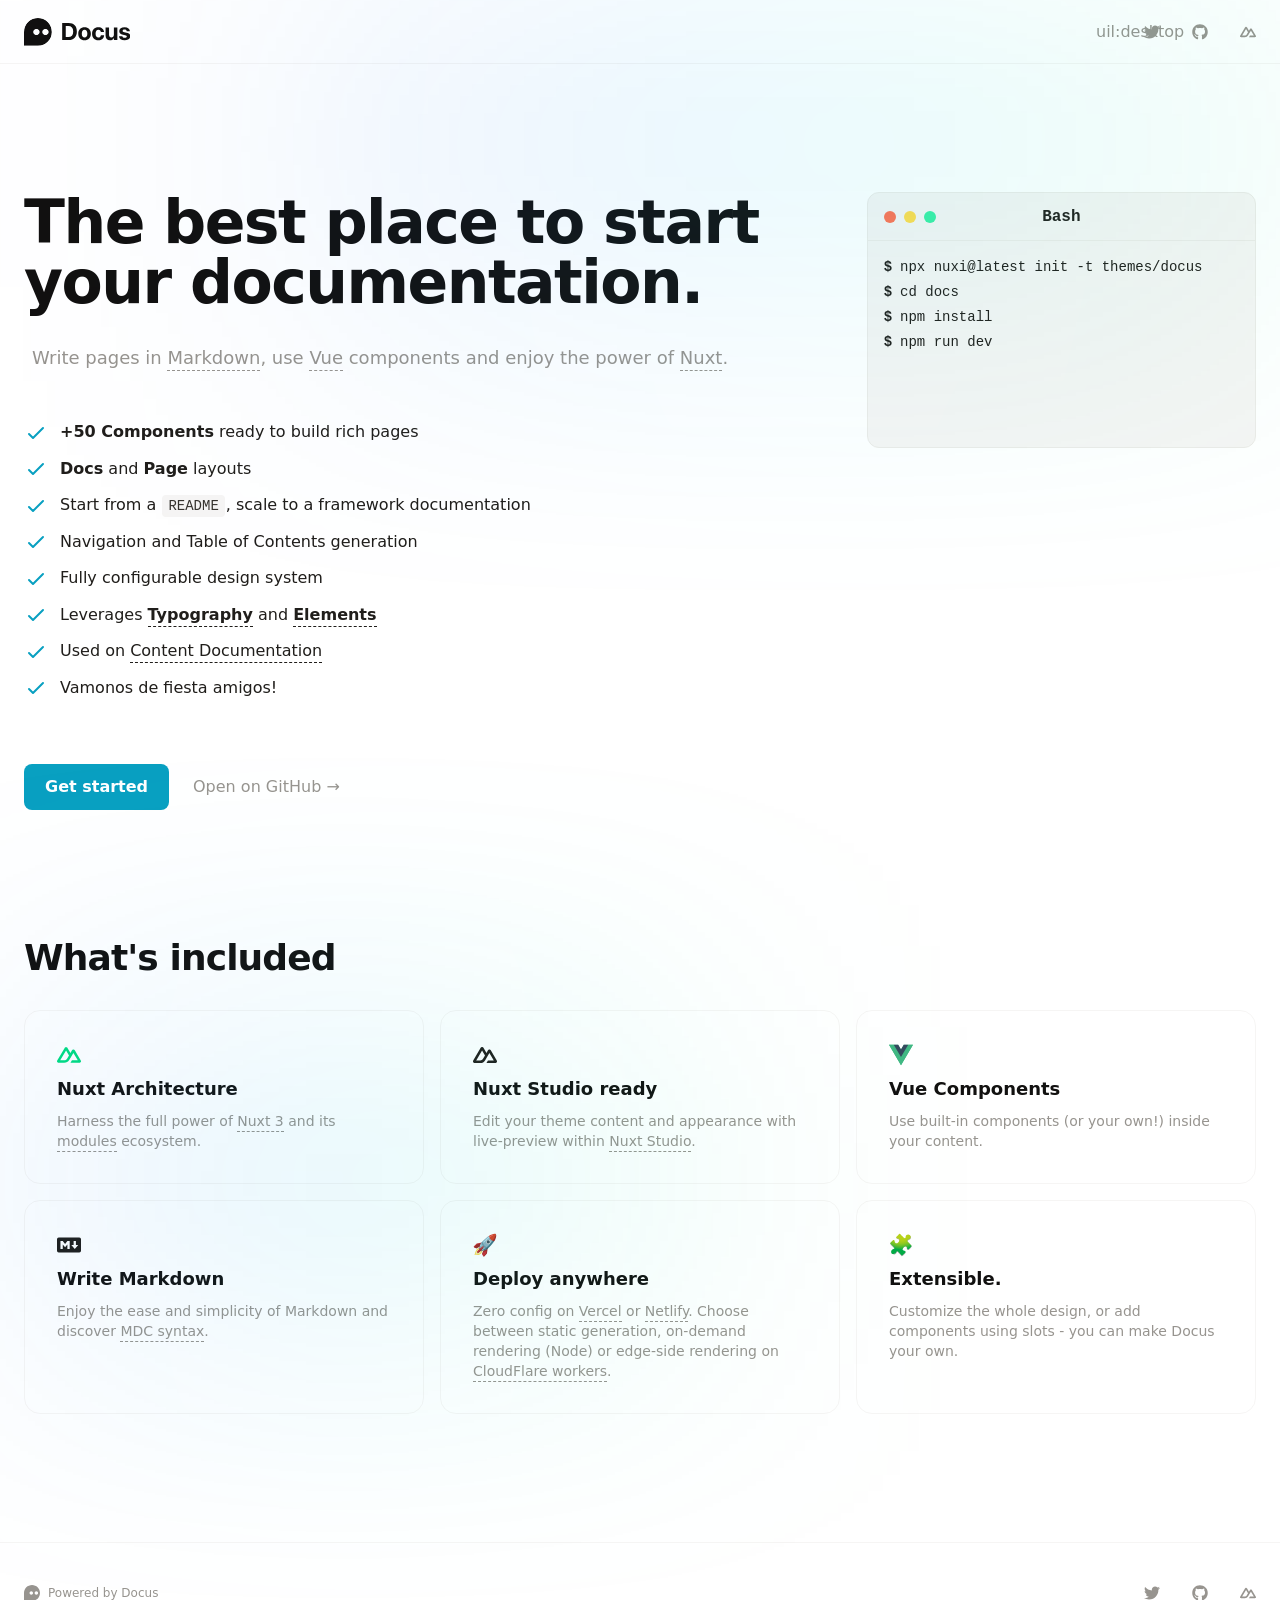
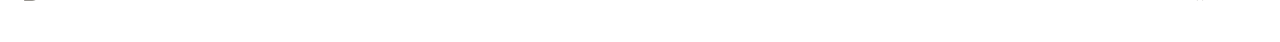
<file: index.html>
<!DOCTYPE html>
<html lang="en">
<head><meta charset="utf-8">
<title>Home · Docus</title>
<meta name="viewport" content="width=device-width, initial-scale=1">
<meta name="twitter:card" content="summary_large_image">
<meta name="description" content="The best place to start your documentation.">
<meta property="og:description" content="The best place to start your documentation.">
<meta property="og:image" content="https://user-images.githubusercontent.com/904724/185365452-87b7ca7b-6030-4813-a2db-5e65c785bf88.png">
<meta property="og:title" content="Home"><link rel="modulepreload" as="script" crossorigin href="/_nuxt/entry.eebf6123.js"><link rel="preload" as="style" href="/_nuxt/entry.2c69e5f7.css"><link rel="modulepreload" as="script" crossorigin href="/_nuxt/document-driven.07b8cab5.js"><link rel="modulepreload" as="script" crossorigin href="/_nuxt/DocumentDrivenEmpty.e1d1e39d.js"><link rel="modulepreload" as="script" crossorigin href="/_nuxt/ContentRenderer.a8854f2f.js"><link rel="modulepreload" as="script" crossorigin href="/_nuxt/ContentRendererMarkdown.45808987.js"><link rel="modulepreload" as="script" crossorigin href="/_nuxt/DocumentDrivenNotFound.54430a94.js"><link rel="preload" as="style" href="/_nuxt/DocumentDrivenNotFound.3b2b8c26.css"><link rel="modulepreload" as="script" crossorigin href="/_nuxt/ButtonLink.b9ae6260.js"><link rel="preload" as="style" href="/_nuxt/ButtonLink.f1bba381.css"><link rel="modulepreload" as="script" crossorigin href="/_nuxt/ContentSlot.a549e915.js"><link rel="modulepreload" as="script" crossorigin href="/_nuxt/IconDocus.ba9c278c.js"><link rel="modulepreload" as="script" crossorigin href="/_nuxt/page.2fafb5b4.js"><link rel="preload" as="style" href="/_nuxt/page.8aba30cd.css"><link rel="modulepreload" as="script" crossorigin href="/_nuxt/Ellipsis.e97b3f8f.js"><link rel="preload" as="style" href="/_nuxt/Ellipsis.ace1992a.css"><link rel="modulepreload" as="script" crossorigin href="/_nuxt/BlockHero.700a8ea9.js"><link rel="preload" as="style" href="/_nuxt/BlockHero.159952b0.css"><link rel="modulepreload" as="script" crossorigin href="/_nuxt/Terminal.f189aff8.js"><link rel="preload" as="style" href="/_nuxt/Terminal.8381714d.css"><link rel="modulepreload" as="script" crossorigin href="/_nuxt/index.fc93bd74.js"><link rel="modulepreload" as="script" crossorigin href="/_nuxt/VideoPlayer.fd8400c2.js"><link rel="preload" as="style" href="/_nuxt/VideoPlayer.f1611332.css"><link rel="modulepreload" as="script" crossorigin href="/_nuxt/NuxtImg.vue.853712c5.js"><link rel="modulepreload" as="script" crossorigin href="/_nuxt/ProseA.c6a0e0bd.js"><link rel="preload" as="style" href="/_nuxt/ProseA.baee409d.css"><link rel="modulepreload" as="script" crossorigin href="/_nuxt/List.246f6336.js"><link rel="preload" as="style" href="/_nuxt/List.ac643c40.css"><link rel="modulepreload" as="script" crossorigin href="/_nuxt/ProseStrong.5c97a5a8.js"><link rel="preload" as="style" href="/_nuxt/ProseStrong.b01d4b3b.css"><link rel="modulepreload" as="script" crossorigin href="/_nuxt/ProseCodeInline.2d84c321.js"><link rel="preload" as="style" href="/_nuxt/ProseCodeInline.873c7ac7.css"><link rel="modulepreload" as="script" crossorigin href="/_nuxt/CardGrid.7f3e7fae.js"><link rel="preload" as="style" href="/_nuxt/CardGrid.0dc99038.css"><link rel="modulepreload" as="script" crossorigin href="/_nuxt/Card.a90c82ab.js"><link rel="preload" as="style" href="/_nuxt/Card.6d4d1e95.css"><link rel="modulepreload" as="script" crossorigin href="/_nuxt/IconNuxtStudio.8e293426.js"><link rel="preload" as="style" href="/_nuxt/IconNuxtStudio.18603c63.css"><link rel="prefetch" as="style" href="/_nuxt/DocsPageLayout.14474a66.css"><link rel="prefetch" as="style" href="/_nuxt/DocsAside.3da749df.css"><link rel="prefetch" as="style" href="/_nuxt/Alert.dcca94b5.css"><link rel="prefetch" as="style" href="/_nuxt/DocsPageBottom.d9748ddb.css"><link rel="prefetch" as="style" href="/_nuxt/DocsPrevNext.09a503e6.css"><link rel="prefetch" as="style" href="/_nuxt/DocsToc.da8149e0.css"><link rel="prefetch" as="style" href="/_nuxt/DocsTocLinks.bba25586.css"><link rel="prefetch" as="script" crossorigin href="/_nuxt/default.f19a2c00.js"><link rel="prefetch" as="script" crossorigin href="/_nuxt/DocsPageLayout.defa6c20.js"><link rel="prefetch" as="script" crossorigin href="/_nuxt/DocsAside.308dc503.js"><link rel="prefetch" as="script" crossorigin href="/_nuxt/Alert.1ce52bbd.js"><link rel="prefetch" as="script" crossorigin href="/_nuxt/DocsPageBottom.3e0d2c9e.js"><link rel="prefetch" as="script" crossorigin href="/_nuxt/EditOnLink.vue.a60c8f48.js"><link rel="prefetch" as="script" crossorigin href="/_nuxt/DocsPrevNext.0969298b.js"><link rel="prefetch" as="script" crossorigin href="/_nuxt/DocsToc.c01f68dc.js"><link rel="prefetch" as="script" crossorigin href="/_nuxt/DocsTocLinks.9436e246.js"><link rel="prefetch" as="script" crossorigin href="/_nuxt/client-db.ed78eb3b.js"><link rel="prefetch" as="script" crossorigin href="/_nuxt/debug.95874a92.js"><link rel="prefetch" as="style" href="/_nuxt/useStudio.a92b5f33.css"><link rel="prefetch" as="script" crossorigin href="/_nuxt/useStudio.3cc79743.js"><link rel="prefetch" as="script" crossorigin href="/_nuxt/asyncData.ee8e366a.js"><link rel="prefetch" as="style" href="/_nuxt/error-404.47a83e66.css"><link rel="prefetch" as="script" crossorigin href="/_nuxt/error-404.986877b3.js"><link rel="prefetch" as="style" href="/_nuxt/error-500.534ab3f3.css"><link rel="prefetch" as="script" crossorigin href="/_nuxt/error-500.d595f91d.js"><style id="pinceau-theme">@media { :root {--pinceau-mq: initial; --docus-loadingBar-gradientColorStop3: #0047e1;--docus-loadingBar-gradientColorStop2: #34cdfe;--docus-loadingBar-gradientColorStop1: #00dc82;--docus-loadingBar-height: 3px;--docus-readableLine: 78ch;--docus-footer-height: 145px;--docus-header-height: 64px;--prose-code-inline-padding: 0.2rem 0.375rem 0.2rem 0.375rem;--prose-code-block-backdropFilter: contrast(1);--prose-code-block-border-style: solid;--prose-code-block-border-width: 1px;--prose-tbody-tr-borderBottom-style: dashed;--prose-tbody-tr-borderBottom-width: 1px;--prose-th-textAlign: inherit;--prose-thead-borderBottom-style: solid;--prose-thead-borderBottom-width: 1px;--prose-thead-border-style: solid;--prose-thead-border-width: 0px;--prose-table-textAlign: start;--prose-hr-width: 1px;--prose-hr-style: solid;--prose-li-listStylePosition: outside;--prose-ol-li-markerColor: currentColor;--prose-ol-paddingInlineStart: 21px;--prose-ol-listStyleType: decimal;--prose-ul-li-markerColor: currentColor;--prose-ul-paddingInlineStart: 21px;--prose-ul-listStyleType: disc;--prose-blockquote-border-style: solid;--prose-blockquote-border-width: 4px;--prose-blockquote-quotes: '201C' '201D' '2018' '2019';--prose-blockquote-paddingInlineStart: 24px;--prose-a-code-color-hover: currentColor;--prose-a-code-color-static: currentColor;--prose-a-hasCode-borderBottom: none;--prose-a-border-distance: 2px;--prose-a-border-color-hover: currentColor;--prose-a-border-color-static: currentColor;--prose-a-border-style-hover: solid;--prose-a-border-style-static: dashed;--prose-a-border-width: 1px;--prose-a-color-static: inherit;--prose-a-textDecoration: none;--prose-h6-margin: 3rem 0 2rem;--prose-h5-margin: 3rem 0 2rem;--prose-h4-margin: 3rem 0 2rem;--prose-h3-margin: 3rem 0 2rem;--prose-h2-margin: 3rem 0 2rem;--prose-h1-margin: 0 0 2rem;--typography-lead-loose: 2;--typography-lead-relaxed: 1.625;--typography-lead-normal: 1.5;--typography-lead-snug: 1.375;--typography-lead-tight: 1.25;--typography-lead-none: 1;--typography-lead-10: 2.5rem;--typography-lead-9: 2.25rem;--typography-lead-8: 2rem;--typography-lead-7: 1.75rem;--typography-lead-6: 1.5rem;--typography-lead-5: 1.25rem;--typography-lead-4: 1rem;--typography-lead-3: .75rem;--typography-lead-2: .5rem;--typography-lead-1: .025rem;--typography-fontWeight-black: 900;--typography-fontWeight-extrabold: 800;--typography-fontWeight-bold: 700;--typography-fontWeight-semibold: 600;--typography-fontWeight-medium: 500;--typography-fontWeight-normal: 400;--typography-fontWeight-light: 300;--typography-fontWeight-extralight: 200;--typography-fontWeight-thin: 100;--typography-fontSize-9xl: 128px;--typography-fontSize-8xl: 96px;--typography-fontSize-7xl: 72px;--typography-fontSize-6xl: 60px;--typography-fontSize-5xl: 48px;--typography-fontSize-4xl: 36px;--typography-fontSize-3xl: 30px;--typography-fontSize-2xl: 24px;--typography-fontSize-xl: 20px;--typography-fontSize-lg: 18px;--typography-fontSize-base: 16px;--typography-fontSize-sm: 14px;--typography-fontSize-xs: 12px;--typography-letterSpacing-wide: 0.025em;--typography-letterSpacing-tight: -0.025em;--typography-verticalMargin-base: 24px;--typography-verticalMargin-sm: 16px;--elements-border-secondary-hover: [object Object];--elements-backdrop-background: #fffc;--elements-backdrop-filter: saturate(200%) blur(20px);--elements-container-maxWidth: 80rem;--lead-loose: 2;--lead-relaxed: 1.625;--lead-normal: 1.5;--lead-snug: 1.375;--lead-tight: 1.25;--lead-none: 1;--lead-10: 2.5rem;--lead-9: 2.25rem;--lead-8: 2rem;--lead-7: 1.75rem;--lead-6: 1.5rem;--lead-5: 1.25rem;--lead-4: 1rem;--lead-3: .75rem;--lead-2: .5rem;--lead-1: .025rem;--letterSpacing-widest: 0.1em;--letterSpacing-wider: 0.05em;--letterSpacing-wide: 0.025em;--letterSpacing-normal: 0em;--letterSpacing-tight: -0.025em;--letterSpacing-tighter: -0.05em;--fontSize-9xl: 8rem;--fontSize-8xl: 6rem;--fontSize-7xl: 4.5rem;--fontSize-6xl: 3.75rem;--fontSize-5xl: 3rem;--fontSize-4xl: 2.25rem;--fontSize-3xl: 1.875rem;--fontSize-2xl: 1.5rem;--fontSize-xl: 1.25rem;--fontSize-lg: 1.125rem;--fontSize-base: 1rem;--fontSize-sm: 0.875rem;--fontSize-xs: 0.75rem;--fontWeight-black: 900;--fontWeight-extrabold: 800;--fontWeight-bold: 700;--fontWeight-semibold: 600;--fontWeight-medium: 500;--fontWeight-normal: 400;--fontWeight-light: 300;--fontWeight-extralight: 200;--fontWeight-thin: 100;--font-mono: ui-monospace, SFMono-Regular, Menlo, Monaco, Consolas, Liberation Mono, Courier New, monospace;--font-serif: ui-serif, Georgia, Cambria, Times New Roman, Times, serif;--font-sans: ui-sans-serif, system-ui, -apple-system, BlinkMacSystemFont, Segoe UI, Roboto, Helvetica Neue, Arial, Noto Sans, sans-serif, Apple Color Emoji, Segoe UI Emoji, Segoe UI Symbol, Noto Color Emoji;--opacity-total: 1;--opacity-high: 0.8;--opacity-medium: 0.5;--opacity-soft: 0.3;--opacity-light: 0.15;--opacity-bright: 0.1;--opacity-noOpacity: 0;--borderWidth-lg: 3px;--borderWidth-md: 2px;--borderWidth-sm: 1px;--borderWidth-noBorder: 0;--space-rem-875: 0.875rem;--space-rem-625: 0.625rem;--space-rem-375: 0.375rem;--space-rem-125: 0.125rem;--space-px: 1px;--space-128: 32rem;--space-96: 24rem;--space-80: 20rem;--space-72: 18rem;--space-64: 16rem;--space-60: 15rem;--space-56: 14rem;--space-52: 13rem;--space-48: 12rem;--space-44: 11rem;--space-40: 10rem;--space-36: 9rem;--space-32: 8rem;--space-28: 7rem;--space-24: 6rem;--space-20: 5rem;--space-16: 4rem;--space-14: 3.5rem;--space-12: 3rem;--space-11: 2.75rem;--space-10: 2.5rem;--space-9: 2.25rem;--space-8: 2rem;--space-7: 1.75rem;--space-6: 1.5rem;--space-5: 1.25rem;--space-4: 1rem;--space-3: 0.75rem;--space-2: 0.5rem;--space-1: 0.25rem;--space-0: 0px;--size-full: 100%;--size-7xl: 80rem;--size-6xl: 72rem;--size-5xl: 64rem;--size-4xl: 56rem;--size-3xl: 48rem;--size-2xl: 42rem;--size-xl: 36rem;--size-lg: 32rem;--size-md: 28rem;--size-sm: 24rem;--size-xs: 20rem;--size-200: 200px;--size-104: 104px;--size-80: 80px;--size-64: 64px;--size-56: 56px;--size-48: 48px;--size-40: 40px;--size-32: 32px;--size-24: 24px;--size-20: 20px;--size-16: 16px;--size-12: 12px;--size-8: 8px;--size-6: 6px;--size-4: 4px;--size-2: 2px;--size-0: 0px;--radii-full: 9999px;--radii-3xl: 1.75rem;--radii-2xl: 1.5rem;--radii-xl: 1rem;--radii-lg: 0.75rem;--radii-md: 0.5rem;--radii-sm: 0.375rem;--radii-xs: 0.25rem;--radii-2xs: 0.125rem;--radii-none: 0px;--shadow-none: 0px 0px 0px 0px transparent;--height-screen: 100vh;--width-screen: 100vw;--color-primary-900: #001A1F;--color-primary-800: #00232B;--color-primary-700: #024757;--color-primary-600: #09A0C1;--color-primary-500: #1AD6FF;--color-primary-400: #55E1FF;--color-primary-300: #82E3FF;--color-primary-200: #C5F2FF;--color-primary-100: #DCF7FF;--color-primary-50: #F1FCFF;--color-ruby-900: #380011;--color-ruby-800: #700021;--color-ruby-700: #a90032;--color-ruby-600: #e10043;--color-ruby-500: #ff1a5e;--color-ruby-400: #ff4079;--color-ruby-300: #ff6694;--color-ruby-200: #ff8dae;--color-ruby-100: #ffb3c9;--color-ruby-50: #ffd9e4;--color-pink-900: #380025;--color-pink-800: #70004b;--color-pink-700: #a90070;--color-pink-600: #e10095;--color-pink-500: #ff1ab2;--color-pink-400: #ff40bf;--color-pink-300: #ff66cc;--color-pink-200: #ff8dd8;--color-pink-100: #ffb3e5;--color-pink-50: #ffd9f2;--color-purple-900: #190038;--color-purple-800: #330070;--color-purple-700: #4c00a9;--color-purple-600: #6500e1;--color-purple-500: #811aff;--color-purple-400: #9640ff;--color-purple-300: #ab66ff;--color-purple-200: #c08dff;--color-purple-100: #d5b3ff;--color-purple-50: #ead9ff;--color-royalblue-900: #0b0531;--color-royalblue-800: #160a62;--color-royalblue-700: #211093;--color-royalblue-600: #2c15c4;--color-royalblue-500: #4127e8;--color-royalblue-400: #614bec;--color-royalblue-300: #806ff0;--color-royalblue-200: #a093f3;--color-royalblue-100: #c0b7f7;--color-royalblue-50: #dfdbfb;--color-indigoblue-900: #001238;--color-indigoblue-800: #002370;--color-indigoblue-700: #0035a9;--color-indigoblue-600: #0047e1;--color-indigoblue-500: #1a62ff;--color-indigoblue-400: #407cff;--color-indigoblue-300: #6696ff;--color-indigoblue-200: #8db0ff;--color-indigoblue-100: #b3cbff;--color-indigoblue-50: #d9e5ff;--color-blue-900: #00131D;--color-blue-800: #002235;--color-blue-700: #014267;--color-blue-600: #0069A6;--color-blue-500: #1AADFF;--color-blue-400: #64C7FF;--color-blue-300: #A1DDFF;--color-blue-200: #C6EAFF;--color-blue-100: #DFF3FF;--color-blue-50: #F2FAFF;--color-lightblue-900: #002e38;--color-lightblue-800: #005c70;--color-lightblue-700: #008aa9;--color-lightblue-600: #00b9e1;--color-lightblue-500: #1ad6ff;--color-lightblue-400: #40ddff;--color-lightblue-300: #66e4ff;--color-lightblue-200: #8deaff;--color-lightblue-100: #b3f1ff;--color-lightblue-50: #d9f8ff;--color-teal-900: #062a28;--color-teal-800: #0b544f;--color-teal-700: #117d77;--color-teal-600: #16a79e;--color-teal-500: #1cd1c6;--color-teal-400: #36e4da;--color-teal-300: #5fe9e1;--color-teal-200: #87efe9;--color-teal-100: #aff4f0;--color-teal-50: #d7faf8;--color-pear-900: #2a2b09;--color-pear-800: #545512;--color-pear-700: #7e801b;--color-pear-600: #a8aa24;--color-pear-500: #d0d32f;--color-pear-400: #d8da52;--color-pear-300: #e0e274;--color-pear-200: #e8e997;--color-pear-100: #eff0ba;--color-pear-50: #f7f8dc;--color-red-900: #1C0301;--color-red-800: #340A01;--color-red-700: #701704;--color-red-600: #BB2402;--color-red-500: #FF3B10;--color-red-400: #FF7353;--color-red-300: #FFA692;--color-red-200: #FFDED7;--color-red-100: #FFF3F0;--color-red-50: #FFF9F8;--color-orange-900: #381800;--color-orange-800: #702f00;--color-orange-700: #a94700;--color-orange-600: #e15e00;--color-orange-500: #ff7a1a;--color-orange-400: #ff9040;--color-orange-300: #ffa666;--color-orange-200: #ffbd8d;--color-orange-100: #ffd3b3;--color-orange-50: #ffe9d9;--color-yellow-900: #1B1500;--color-yellow-800: #292100;--color-yellow-700: #614E02;--color-yellow-600: #CBA408;--color-yellow-500: #FBCA05;--color-yellow-400: #FFDC4E;--color-yellow-300: #FFE372;--color-yellow-200: #FFF0B1;--color-yellow-100: #FFF6D3;--color-yellow-50: #FFFCEE;--color-green-900: #00190F;--color-green-800: #002817;--color-green-700: #006037;--color-green-600: #00B467;--color-green-500: #0DD885;--color-green-400: #3CEEA5;--color-green-300: #86FBCB;--color-green-200: #C3FFE6;--color-green-100: #DEFFF1;--color-green-50: #ECFFF7;--color-gray-900: #121110;--color-gray-800: #201E1B;--color-gray-700: #36332E;--color-gray-600: #67635D;--color-gray-500: #97948F;--color-gray-400: #ADA9A4;--color-gray-300: #DBD9D3;--color-gray-200: #ECEBE8;--color-gray-100: #F6F5F4;--color-gray-50: #FBFBFB;--color-black: #0B0A0A;--color-white: #ffffff;--media-portrait: only screen and (orientation: portrait);--media-landscape: only screen and (orientation: landscape);--media-rm: (prefers-reduced-motion: reduce);--media-2xl: (min-width: 1536px);--media-xl: (min-width: 1280px);--media-lg: (min-width: 1024px);--media-md: (min-width: 768px);--media-sm: (min-width: 640px);--media-xs: (min-width: 475px);--docus-footer-padding: var(--space-4) 0;--docus-header-title-color-hover: var(--color-primary-500);--docus-header-title-color-static: var(--color-gray-900);--docus-header-title-fontWeight: var(--fontWeight-bold);--docus-header-title-fontSize: var(--fontSize-2xl);--docus-header-logo-height: var(--space-6);--docus-body-fontFamily: var(--font-sans);--docus-body-color: var(--color-gray-800);--docus-body-backgroundColor: var(--color-white);--prose-code-inline-fontWeight: var(--typography-fontWeight-normal);--prose-code-inline-fontSize: var(--typography-fontSize-sm);--prose-code-inline-borderRadius: var(--radii-xs);--prose-code-block-pre-padding: var(--typography-verticalMargin-sm);--prose-code-block-margin: var(--typography-verticalMargin-base) 0;--prose-code-block-fontSize: var(--typography-fontSize-sm);--prose-tbody-code-inline-fontSize: var(--typography-fontSize-sm);--prose-tbody-td-padding: var(--typography-verticalMargin-sm);--prose-th-fontWeight: var(--typography-fontWeight-semibold);--prose-th-padding: 0 var(--typography-verticalMargin-sm) var(--typography-verticalMargin-sm) var(--typography-verticalMargin-sm);--prose-table-lineHeight: var(--typography-lead-6);--prose-table-fontSize: var(--typography-fontSize-sm);--prose-table-margin: var(--typography-verticalMargin-base) 0;--prose-hr-margin: var(--typography-verticalMargin-base) 0;--prose-li-margin: var(--typography-verticalMargin-sm) 0;--prose-ol-margin: var(--typography-verticalMargin-base) 0;--prose-ul-margin: var(--typography-verticalMargin-base) 0;--prose-blockquote-margin: var(--typography-verticalMargin-base) 0;--prose-a-code-border-style: var(--prose-a-border-style-static);--prose-a-code-border-width: var(--prose-a-border-width);--prose-a-fontWeight: var(--typography-fontWeight-medium);--prose-img-margin: var(--typography-verticalMargin-base) 0;--prose-strong-fontWeight: var(--typography-fontWeight-semibold);--prose-h6-iconSize: var(--typography-fontSize-base);--prose-h6-fontWeight: var(--typography-fontWeight-semibold);--prose-h6-lineHeight: var(--typography-lead-normal);--prose-h6-fontSize: var(--typography-fontSize-lg);--prose-h5-iconSize: var(--typography-fontSize-lg);--prose-h5-fontWeight: var(--typography-fontWeight-semibold);--prose-h5-lineHeight: var(--typography-lead-snug);--prose-h5-fontSize: var(--typography-fontSize-xl);--prose-h4-iconSize: var(--typography-fontSize-lg);--prose-h4-letterSpacing: var(--typography-letterSpacing-tight);--prose-h4-fontWeight: var(--typography-fontWeight-semibold);--prose-h4-lineHeight: var(--typography-lead-snug);--prose-h4-fontSize: var(--typography-fontSize-2xl);--prose-h3-iconSize: var(--typography-fontSize-xl);--prose-h3-letterSpacing: var(--typography-letterSpacing-tight);--prose-h3-fontWeight: var(--typography-fontWeight-semibold);--prose-h3-lineHeight: var(--typography-lead-snug);--prose-h3-fontSize: var(--typography-fontSize-3xl);--prose-h2-iconSize: var(--typography-fontSize-2xl);--prose-h2-letterSpacing: var(--typography-letterSpacing-tight);--prose-h2-fontWeight: var(--typography-fontWeight-semibold);--prose-h2-lineHeight: var(--typography-lead-tight);--prose-h2-fontSize: var(--typography-fontSize-4xl);--prose-h1-iconSize: var(--typography-fontSize-3xl);--prose-h1-letterSpacing: var(--typography-letterSpacing-tight);--prose-h1-fontWeight: var(--typography-fontWeight-bold);--prose-h1-lineHeight: var(--typography-lead-tight);--prose-h1-fontSize: var(--typography-fontSize-5xl);--prose-p-br-margin: var(--typography-verticalMargin-base) 0 0 0;--prose-p-margin: var(--typography-verticalMargin-base) 0;--prose-p-lineHeight: var(--typography-lead-normal);--prose-p-fontSize: var(--typography-fontSize-base);--typography-color-secondary-900: var(--color-gray-900);--typography-color-secondary-800: var(--color-gray-800);--typography-color-secondary-700: var(--color-gray-700);--typography-color-secondary-600: var(--color-gray-600);--typography-color-secondary-500: var(--color-gray-500);--typography-color-secondary-400: var(--color-gray-400);--typography-color-secondary-300: var(--color-gray-300);--typography-color-secondary-200: var(--color-gray-200);--typography-color-secondary-100: var(--color-gray-100);--typography-color-secondary-50: var(--color-gray-50);--typography-color-primary-900: var(--color-primary-900);--typography-color-primary-800: var(--color-primary-800);--typography-color-primary-700: var(--color-primary-700);--typography-color-primary-600: var(--color-primary-600);--typography-color-primary-500: var(--color-primary-500);--typography-color-primary-400: var(--color-primary-400);--typography-color-primary-300: var(--color-primary-300);--typography-color-primary-200: var(--color-primary-200);--typography-color-primary-100: var(--color-primary-100);--typography-color-primary-50: var(--color-primary-50);--typography-font-code: var(--font-mono);--typography-font-body: var(--font-sans);--typography-font-display: var(--font-sans);--typography-body-backgroundColor: var(--color-white);--typography-body-color: var(--color-black);--elements-state-danger-borderColor-secondary: var(--color-red-200);--elements-state-danger-borderColor-primary: var(--color-red-100);--elements-state-danger-backgroundColor-secondary: var(--color-red-100);--elements-state-danger-backgroundColor-primary: var(--color-red-50);--elements-state-danger-color-secondary: var(--color-red-600);--elements-state-danger-color-primary: var(--color-red-500);--elements-state-warning-borderColor-secondary: var(--color-yellow-200);--elements-state-warning-borderColor-primary: var(--color-yellow-100);--elements-state-warning-backgroundColor-secondary: var(--color-yellow-100);--elements-state-warning-backgroundColor-primary: var(--color-yellow-50);--elements-state-warning-color-secondary: var(--color-yellow-700);--elements-state-warning-color-primary: var(--color-yellow-600);--elements-state-success-borderColor-secondary: var(--color-green-200);--elements-state-success-borderColor-primary: var(--color-green-100);--elements-state-success-backgroundColor-secondary: var(--color-green-100);--elements-state-success-backgroundColor-primary: var(--color-green-50);--elements-state-success-color-secondary: var(--color-green-600);--elements-state-success-color-primary: var(--color-green-500);--elements-state-info-borderColor-secondary: var(--color-blue-200);--elements-state-info-borderColor-primary: var(--color-blue-100);--elements-state-info-backgroundColor-secondary: var(--color-blue-100);--elements-state-info-backgroundColor-primary: var(--color-blue-50);--elements-state-info-color-secondary: var(--color-blue-600);--elements-state-info-color-primary: var(--color-blue-500);--elements-state-primary-borderColor-secondary: var(--color-primary-200);--elements-state-primary-borderColor-primary: var(--color-primary-100);--elements-state-primary-backgroundColor-secondary: var(--color-primary-100);--elements-state-primary-backgroundColor-primary: var(--color-primary-50);--elements-state-primary-color-secondary: var(--color-primary-700);--elements-state-primary-color-primary: var(--color-primary-600);--elements-surface-secondary-backgroundColor: var(--color-gray-200);--elements-surface-primary-backgroundColor: var(--color-gray-100);--elements-surface-background-base: var(--color-gray-100);--elements-border-secondary-static: var(--color-gray-200);--elements-border-primary-hover: var(--color-gray-200);--elements-border-primary-static: var(--color-gray-100);--elements-container-padding-md: var(--space-6);--elements-container-padding-sm: var(--space-6);--elements-container-padding-xs: var(--space-4);--elements-container-padding-mobile: var(--space-4);--elements-text-secondary-color-hover: var(--color-gray-700);--elements-text-secondary-color-static: var(--color-gray-500);--elements-text-primary-color-static: var(--color-gray-900);--text-6xl-lineHeight: var(--lead-none);--text-6xl-fontSize: var(--fontSize-6xl);--text-5xl-lineHeight: var(--lead-none);--text-5xl-fontSize: var(--fontSize-5xl);--text-4xl-lineHeight: var(--lead-10);--text-4xl-fontSize: var(--fontSize-4xl);--text-3xl-lineHeight: var(--lead-9);--text-3xl-fontSize: var(--fontSize-3xl);--text-2xl-lineHeight: var(--lead-8);--text-2xl-fontSize: var(--fontSize-2xl);--text-xl-lineHeight: var(--lead-7);--text-xl-fontSize: var(--fontSize-xl);--text-lg-lineHeight: var(--lead-7);--text-lg-fontSize: var(--fontSize-lg);--text-base-lineHeight: var(--lead-6);--text-base-fontSize: var(--fontSize-base);--text-sm-lineHeight: var(--lead-5);--text-sm-fontSize: var(--fontSize-sm);--text-xs-lineHeight: var(--lead-4);--text-xs-fontSize: var(--fontSize-xs);--color-shadow: var(--color-gray-400);--color-secondary-900: var(--color-gray-900);--color-secondary-800: var(--color-gray-800);--color-secondary-700: var(--color-gray-700);--color-secondary-600: var(--color-gray-600);--color-secondary-500: var(--color-gray-500);--color-secondary-400: var(--color-gray-400);--color-secondary-300: var(--color-gray-300);--color-secondary-200: var(--color-gray-200);--color-secondary-100: var(--color-gray-100);--color-secondary-50: var(--color-gray-50);--prose-code-inline-backgroundColor: var(--typography-color-secondary-100);--prose-code-inline-color: var(--typography-color-secondary-700);--prose-code-block-backgroundColor: var(--typography-color-secondary-100);--prose-code-block-color: var(--typography-color-secondary-700);--prose-code-block-border-color: var(--typography-color-secondary-200);--prose-tbody-tr-borderBottom-color: var(--typography-color-secondary-200);--prose-th-color: var(--typography-color-secondary-600);--prose-thead-borderBottom-color: var(--typography-color-secondary-200);--prose-thead-border-color: var(--typography-color-secondary-300);--prose-hr-color: var(--typography-color-secondary-200);--prose-blockquote-border-color: var(--typography-color-secondary-200);--prose-blockquote-color: var(--typography-color-secondary-500);--prose-a-code-background-hover: var(--typography-color-primary-50);--prose-a-code-border-color-hover: var(--typography-color-primary-500);--prose-a-code-border-color-static: var(--typography-color-secondary-400);--prose-a-color-hover: var(--typography-color-primary-500);--shadow-2xl: 0px 25px 50px -12px var(--color-shadow);--shadow-xl: 0px 20px 25px -5px var(--color-shadow), 0px 8px 10px -6px var(--color-shadow);--shadow-lg: 0px 10px 15px -3px var(--color-shadow), 0px 4px 6px -4px var(--color-shadow);--shadow-md: 0px 4px 6px -1px var(--color-shadow), 0px 2px 4px -2px var(--color-shadow);--shadow-sm: 0px 1px 3px 0px var(--color-shadow), 0px 1px 2px -1px var(--color-shadow);--shadow-xs: 0px 1px 2px 0px var(--color-shadow); } }@media { :root.dark {--pinceau-mq: dark; --prose-code-block-backdropFilter: contrast(1);--prose-ol-li-markerColor: currentColor;--prose-ul-li-markerColor: currentColor;--prose-a-code-color-hover: currentColor;--prose-a-code-color-static: currentColor;--prose-a-border-color-hover: currentColor;--prose-a-border-color-static: currentColor;--prose-a-color-static: inherit;--elements-backdrop-background: #0c0d0ccc;--docus-header-title-color-static: var(--color-gray-100);--docus-body-color: var(--color-gray-200);--docus-body-backgroundColor: var(--color-black);--typography-body-backgroundColor: var(--color-black);--typography-body-color: var(--color-white);--elements-state-danger-borderColor-secondary: var(--color-red-700);--elements-state-danger-borderColor-primary: var(--color-red-800);--elements-state-danger-backgroundColor-secondary: var(--color-red-800);--elements-state-danger-backgroundColor-primary: var(--color-red-900);--elements-state-danger-color-secondary: var(--color-red-200);--elements-state-danger-color-primary: var(--color-red-300);--elements-state-warning-borderColor-secondary: var(--color-yellow-700);--elements-state-warning-borderColor-primary: var(--color-yellow-800);--elements-state-warning-backgroundColor-secondary: var(--color-yellow-800);--elements-state-warning-backgroundColor-primary: var(--color-yellow-900);--elements-state-warning-color-secondary: var(--color-yellow-200);--elements-state-warning-color-primary: var(--color-yellow-400);--elements-state-success-borderColor-secondary: var(--color-green-700);--elements-state-success-borderColor-primary: var(--color-green-800);--elements-state-success-backgroundColor-secondary: var(--color-green-800);--elements-state-success-backgroundColor-primary: var(--color-green-900);--elements-state-success-color-secondary: var(--color-green-200);--elements-state-success-color-primary: var(--color-green-400);--elements-state-info-borderColor-secondary: var(--color-blue-700);--elements-state-info-borderColor-primary: var(--color-blue-800);--elements-state-info-backgroundColor-secondary: var(--color-blue-800);--elements-state-info-backgroundColor-primary: var(--color-blue-900);--elements-state-info-color-secondary: var(--color-blue-200);--elements-state-info-color-primary: var(--color-blue-400);--elements-state-primary-borderColor-secondary: var(--color-primary-700);--elements-state-primary-borderColor-primary: var(--color-primary-800);--elements-state-primary-backgroundColor-secondary: var(--color-primary-800);--elements-state-primary-backgroundColor-primary: var(--color-primary-900);--elements-state-primary-color-secondary: var(--color-primary-200);--elements-state-primary-color-primary: var(--color-primary-400);--elements-surface-secondary-backgroundColor: var(--color-gray-800);--elements-surface-primary-backgroundColor: var(--color-gray-900);--elements-surface-background-base: var(--color-gray-900);--elements-border-secondary-static: var(--color-gray-800);--elements-border-primary-hover: var(--color-gray-800);--elements-border-primary-static: var(--color-gray-900);--elements-text-secondary-color-hover: var(--color-gray-200);--elements-text-secondary-color-static: var(--color-gray-400);--elements-text-primary-color-static: var(--color-gray-50);--color-shadow: var(--color-gray-800);--prose-code-inline-backgroundColor: var(--typography-color-secondary-800);--prose-code-inline-color: var(--typography-color-secondary-200);--prose-code-block-backgroundColor: var(--typography-color-secondary-900);--prose-code-block-color: var(--typography-color-secondary-200);--prose-code-block-border-color: var(--typography-color-secondary-800);--prose-tbody-tr-borderBottom-color: var(--typography-color-secondary-800);--prose-th-color: var(--typography-color-secondary-400);--prose-thead-borderBottom-color: var(--typography-color-secondary-800);--prose-thead-border-color: var(--typography-color-secondary-600);--prose-hr-color: var(--typography-color-secondary-800);--prose-blockquote-border-color: var(--typography-color-secondary-700);--prose-blockquote-color: var(--typography-color-secondary-400);--prose-a-code-background-hover: var(--typography-color-primary-900);--prose-a-code-border-color-hover: var(--typography-color-primary-600);--prose-a-code-border-color-static: var(--typography-color-secondary-600);--prose-a-color-hover: var(--typography-color-primary-400); } }@media (min-width: 640px) { :root {--pinceau-mq: sm; --docus-footer-height: 100px;--docus-header-logo-height: var(--space-7); } }</style><style id="pinceau-runtime-hydratable">@media{.phy[--]{--puid:O6Ol1Z-v;}.pv-VtnXx7{padding-left:var(--elements-container-padding-mobile);padding-right:var(--elements-container-padding-mobile);}@media (min-width: 475px){.pv-VtnXx7{padding-left:var(--elements-container-padding-xs);padding-right:var(--elements-container-padding-xs);}}@media (min-width: 640px){.pv-VtnXx7{padding-left:var(--elements-container-padding-sm);padding-right:var(--elements-container-padding-sm);}}@media (min-width: 768px){.pv-VtnXx7{padding-left:var(--elements-container-padding-md);padding-right:var(--elements-container-padding-md);}}} @media{.phy[--]{--puid:7kSYmG-v;}.pv-sbOQnK{max-width:var(--elements-container-maxWidth);padding-left:var(--elements-container-padding-mobile);padding-right:var(--elements-container-padding-mobile);}@media (min-width: 475px){.pv-sbOQnK{padding-left:var(--elements-container-padding-xs);padding-right:var(--elements-container-padding-xs);}}@media (min-width: 640px){.pv-sbOQnK{padding-left:var(--elements-container-padding-sm);padding-right:var(--elements-container-padding-sm);}}@media (min-width: 768px){.pv-sbOQnK{padding-left:var(--elements-container-padding-md);padding-right:var(--elements-container-padding-md);}}} @media{.phy[--]{--puid:yQPqYi-c;}.pc-yQPqYi[data-v-06696db2]{---c-cn-top:0;---eih-inset-inline-start:auto;---if-b-inset-inline-end:0px;---ss-e-z-index:10;---wj8-max-width:75%;---t33-height:10rem;---jfd-filter:blur(150px);---y-uj-background:linear-gradient(97.62deg, rgba(0, 71, 225, 0.22) 2.27%, rgba(26, 214, 255, 0.22) 50.88%, rgba(0, 220, 130, 0.22) 98.48%);}} @media{.phy[--]{--puid:XPawgV-c;}.pc-XPawgV[data-v-614b3880]{---ym9-button-primary:var(--color-primary-600);---a23-button-secondary:var(--color-primary-500);}} @media{.phy[--]{--puid:XPawgV-v;}.pv-FFaWy4{padding:var(--space-rem-625) var(--space-5);font-size:var(--text-base-fontSize);line-height:var(--text-base-lineHeight);}} @media{.phy[--]{--puid:lIBAex-c;}.pc-lIBAex[data-v-06696db2]{---c-cn-top:10rem;---eih-inset-inline-start:0px;---if-b-inset-inline-end:auto;---ss-e-z-index:10;---wj8-max-width:40rem;---t33-height:10rem;---jfd-filter:blur(140px);---y-uj-background:linear-gradient(97.62deg, rgba(0, 71, 225, 0.22) 2.27%, rgba(26, 214, 255, 0.22) 50.88%, rgba(0, 220, 130, 0.22) 98.48%);}} </style><link rel="stylesheet" href="/_nuxt/entry.2c69e5f7.css"><link rel="stylesheet" href="/_nuxt/DocumentDrivenNotFound.3b2b8c26.css"><link rel="stylesheet" href="/_nuxt/ButtonLink.f1bba381.css"><link rel="stylesheet" href="/_nuxt/page.8aba30cd.css"><link rel="stylesheet" href="/_nuxt/Ellipsis.ace1992a.css"><link rel="stylesheet" href="/_nuxt/BlockHero.159952b0.css"><link rel="stylesheet" href="/_nuxt/Terminal.8381714d.css"><link rel="stylesheet" href="/_nuxt/VideoPlayer.f1611332.css"><link rel="stylesheet" href="/_nuxt/ProseA.baee409d.css"><link rel="stylesheet" href="/_nuxt/List.ac643c40.css"><link rel="stylesheet" href="/_nuxt/ProseStrong.b01d4b3b.css"><link rel="stylesheet" href="/_nuxt/ProseCodeInline.873c7ac7.css"><link rel="stylesheet" href="/_nuxt/CardGrid.0dc99038.css"><link rel="stylesheet" href="/_nuxt/Card.6d4d1e95.css"><link rel="stylesheet" href="/_nuxt/IconNuxtStudio.18603c63.css"><script>"use strict";(()=>{const a=window,e=document.documentElement,m=["dark","light"],c=window.localStorage.getItem("nuxt-color-mode")||"system";let n=c==="system"?f():c;const l=e.getAttribute("data-color-mode-forced");l&&(n=l),i(n),a["__NUXT_COLOR_MODE__"]={preference:c,value:n,getColorScheme:f,addColorScheme:i,removeColorScheme:d};function i(o){const t=""+o+"",s="theme";e.classList?e.classList.add(t):e.className+=" "+t,s&&e.setAttribute("data-"+s,o)}function d(o){const t=""+o+"",s="theme";e.classList?e.classList.remove(t):e.className=e.className.replace(new RegExp(t,"g"),""),s&&e.removeAttribute("data-"+s)}function r(o){return a.matchMedia("(prefers-color-scheme"+o+")")}function f(){if(a.matchMedia&&r("").media!=="not all"){for(const o of m)if(r(":"+o).matches)return o}return"light"}})();
</script></head>
<body ><!----><!--teleport anchor--><div id="__nuxt"><div class="app-layout" data-v-b8abb6d6><div class="nuxt-progress" style="width:0%;opacity:0;background-size:Infinity% auto;" data-v-b8abb6d6></div><header class="has-dialog" data-v-b8abb6d6 data-v-df8d88e4><div class="container pv-VtnXx7 pc-O6Ol1Z" data-v-df8d88e4 data-v-6d327d86><!--[--><div class="section left" data-v-df8d88e4><!--[--><button aria-label="Menu" data-v-16377c12><svg xmlns="http://www.w3.org/2000/svg" xmlns:xlink="http://www.w3.org/1999/xlink" role="img" class="icon" data-v-16377c12 style="" width="1em" height="1em" viewBox="0 0 24 24" data-v-121c6e7d><path fill="none" stroke="currentColor" stroke-linecap="round" stroke-linejoin="round" stroke-width="2" d="M4 6h16M4 12h16M4 18h16"/></svg></button><!--teleport start--><!--teleport end--><!--]--><a aria-current="page" href="/" class="router-link-active router-link-exact-active navbar-logo" aria-label="Docus" data-v-df8d88e4 data-v-c7ad16d9><span class="logo" data-v-c7ad16d9><svg viewbox="0 0 167 44" fill="none" xmlns="http://www.w3.org/2000/svg" data-v-c7ad16d9 data-v-b2e79d72><path d="M60 34.5945H70.2569C78.3172 34.5945 83.064 29.6369 83.064 21.1959V21.159C83.064 12.7365 78.2986 8 70.2569 8H60V34.5945ZM65.6217 29.987V12.5891H69.5867C74.5197 12.5891 77.3306 15.63 77.3306 21.1775V21.2143C77.3306 26.9645 74.6128 29.987 69.5867 29.987H65.6217Z" fill="currentColor" data-v-b2e79d72></path><path d="M95.1966 35C101.228 35 105.081 31.1666 105.081 24.716V24.6792C105.081 18.284 101.153 14.4321 95.178 14.4321C89.2211 14.4321 85.312 18.3208 85.312 24.6792V24.716C85.312 31.1481 89.1281 35 95.1966 35ZM95.2152 30.7795C92.5346 30.7795 90.8407 28.5863 90.8407 24.716V24.6792C90.8407 20.8642 92.5532 18.6526 95.178 18.6526C97.8213 18.6526 99.5525 20.8642 99.5525 24.6792V24.716C99.5525 28.5679 97.8585 30.7795 95.2152 30.7795Z" fill="currentColor" data-v-b2e79d72></path><path d="M116.823 35C122.147 35 125.59 31.7195 125.851 27.4068V27.2962H120.788L120.769 27.4621C120.397 29.4526 119.038 30.7795 116.86 30.7795C114.179 30.7795 112.504 28.5863 112.504 24.716V24.6976C112.504 20.9195 114.179 18.6526 116.841 18.6526C119.094 18.6526 120.415 20.0901 120.751 21.97L120.788 22.1358H125.832V22.0068C125.628 17.7311 122.184 14.4321 116.767 14.4321C110.792 14.4321 106.975 18.3577 106.975 24.6792V24.6976C106.975 31.0744 110.736 35 116.823 35Z" fill="currentColor" data-v-b2e79d72></path><path d="M135.08 35C138.095 35 140.143 33.5993 141.167 31.3324H141.278V34.5945H146.714V14.8375H141.278V26.1904C141.278 28.7706 139.733 30.5399 137.295 30.5399C134.856 30.5399 133.628 29.0471 133.628 26.4669V14.8375H128.192V27.5911C128.192 32.2171 130.687 35 135.08 35Z" fill="currentColor" data-v-b2e79d72></path><path d="M158.27 35C163.407 35 167 32.4567 167 28.5863V28.5679C167 25.656 165.287 24.0341 161.118 23.1679L157.73 22.4491C155.719 22.0253 155.031 21.3618 155.031 20.3481V20.3297C155.031 19.058 156.203 18.2287 158.083 18.2287C160.094 18.2287 161.267 19.2976 161.453 20.7167L161.471 20.8642H166.479V20.6799C166.348 17.215 163.389 14.4321 158.083 14.4321C153.001 14.4321 149.725 16.8648 149.725 20.6246V20.643C149.725 23.5918 151.68 25.5085 155.552 26.3195L158.94 27.0198C160.894 27.4437 161.564 28.0519 161.564 29.1024V29.1208C161.564 30.3925 160.317 31.185 158.27 31.185C156.092 31.185 154.919 30.2819 154.565 28.7338L154.528 28.5679H149.223L149.241 28.7338C149.669 32.4751 152.741 35 158.27 35Z" fill="currentColor" data-v-b2e79d72></path><mask id="mask0_109_36" style="mask-type:alpha;" maskUnits="userSpaceOnUse" x="0" y="0" width="44" height="44" data-v-b2e79d72><path fill-rule="evenodd" clip-rule="evenodd" d="M0 21.8104C0 9.76479 9.80347 0 21.8967 0C33.99 0 43.7935 9.76479 43.7935 21.8104C43.7935 33.8559 33.99 43.6207 21.8967 43.6207H0V21.8104ZM19.5294 17.0944C22.1442 17.0944 24.2641 19.2059 24.2641 21.8104C24.2641 24.4148 22.1442 26.526 19.5294 26.526C16.9147 26.526 14.7948 24.4148 14.7948 21.8101C14.7948 19.2059 16.9147 17.0944 19.5294 17.0944V17.0944ZM38.4674 21.8104C38.4674 19.2059 36.3475 17.0944 33.7328 17.0944C31.1183 17.0944 28.9984 19.2059 28.9984 21.8104C28.9984 24.4148 31.1183 26.526 33.7328 26.526C36.3475 26.526 38.4674 24.4148 38.4674 21.8101V21.8104Z" fill="white" data-v-b2e79d72></path></mask><g mask="url(#mask0_109_36)" data-v-b2e79d72><path fill-rule="evenodd" clip-rule="evenodd" d="M0 21.8104C0 9.76479 9.80347 0 21.8967 0C33.99 0 43.7935 9.76479 43.7935 21.8104C43.7935 33.8559 33.99 43.6207 21.8967 43.6207H0V21.8104ZM19.5294 17.0944C22.1442 17.0944 24.2641 19.2059 24.2641 21.8104C24.2641 24.4148 22.1442 26.526 19.5294 26.526C16.9147 26.526 14.7948 24.4148 14.7948 21.8101C14.7948 19.2059 16.9147 17.0944 19.5294 17.0944V17.0944ZM38.4674 21.8104C38.4674 19.2059 36.3475 17.0944 33.7328 17.0944C31.1183 17.0944 28.9984 19.2059 28.9984 21.8104C28.9984 24.4148 31.1183 26.526 33.7328 26.526C36.3475 26.526 38.4674 24.4148 38.4674 21.8101V21.8104Z" fill="currentColor" data-v-b2e79d72></path><path d="M9.9987e-06 43.6206H-0.156525V43.7762H9.9987e-06V43.6206ZM21.8967 -0.156006C9.71704 -0.156006 -0.156525 9.67861 -0.156525 21.8106H0.156545C0.156545 9.8508 9.88991 0.155828 21.8967 0.155828V-0.156006ZM43.9497 21.8103C43.9497 9.67861 34.0764 -0.156006 21.8967 -0.156006V0.155828C33.9036 0.155828 43.6369 9.8508 43.6369 21.8103H43.9497ZM21.8967 43.7762C34.0764 43.7762 43.9497 33.9419 43.9497 21.8103H43.6369C43.6369 33.7697 33.9036 43.4647 21.8967 43.4647V43.7762V43.7762ZM9.9987e-06 43.7762H21.8967V43.4647H9.9987e-06V43.7762ZM-0.156525 21.8103V43.6206H0.156545V21.8103H-0.156525ZM24.4203 21.8103C24.4203 19.1197 22.2306 16.9387 19.5294 16.9387V17.2502C22.0577 17.2502 24.1075 19.2916 24.1075 21.8103H24.4203V21.8103ZM19.5294 26.6816C22.2306 26.6816 24.4203 24.5005 24.4203 21.8103H24.1075C24.1075 24.3286 22.058 26.37 19.5294 26.37V26.6816V26.6816ZM14.6385 21.8106C14.6385 24.5008 16.8282 26.6819 19.5294 26.6819V26.3703C17.0011 26.3703 14.9513 24.3289 14.9513 21.8106H14.6385ZM19.5297 16.9387C16.8285 16.9387 14.6388 19.1197 14.6388 21.8103H14.9516C14.9516 19.2916 17.0011 17.2502 19.5297 17.2502V16.9387ZM33.7331 17.2502C36.2617 17.2502 38.3112 19.2916 38.3112 21.8103H38.624C38.624 19.1197 36.4343 16.9387 33.7331 16.9387V17.2502V17.2502ZM29.155 21.8103C29.155 19.2916 31.2045 17.2502 33.7328 17.2502V16.9387C31.0319 16.9387 28.8422 19.1197 28.8422 21.8103H29.155ZM33.7328 26.37C31.2045 26.37 29.155 24.3286 29.155 21.8103H28.8422C28.8422 24.5005 31.0319 26.6816 33.7328 26.6816V26.37ZM38.3109 21.8106C38.3109 24.3289 36.2614 26.3703 33.7328 26.3703V26.6819C36.434 26.6819 38.6237 24.5008 38.6237 21.8106H38.3109Z" fill="currentColor" data-v-b2e79d72></path></g></svg></span></a></div><div class="section center" data-v-df8d88e4><a aria-current="page" href="/" class="router-link-active router-link-exact-active navbar-logo" aria-label="Docus" data-v-df8d88e4 data-v-c7ad16d9><span class="logo" data-v-c7ad16d9><svg viewbox="0 0 167 44" fill="none" xmlns="http://www.w3.org/2000/svg" data-v-c7ad16d9 data-v-b2e79d72><path d="M60 34.5945H70.2569C78.3172 34.5945 83.064 29.6369 83.064 21.1959V21.159C83.064 12.7365 78.2986 8 70.2569 8H60V34.5945ZM65.6217 29.987V12.5891H69.5867C74.5197 12.5891 77.3306 15.63 77.3306 21.1775V21.2143C77.3306 26.9645 74.6128 29.987 69.5867 29.987H65.6217Z" fill="currentColor" data-v-b2e79d72></path><path d="M95.1966 35C101.228 35 105.081 31.1666 105.081 24.716V24.6792C105.081 18.284 101.153 14.4321 95.178 14.4321C89.2211 14.4321 85.312 18.3208 85.312 24.6792V24.716C85.312 31.1481 89.1281 35 95.1966 35ZM95.2152 30.7795C92.5346 30.7795 90.8407 28.5863 90.8407 24.716V24.6792C90.8407 20.8642 92.5532 18.6526 95.178 18.6526C97.8213 18.6526 99.5525 20.8642 99.5525 24.6792V24.716C99.5525 28.5679 97.8585 30.7795 95.2152 30.7795Z" fill="currentColor" data-v-b2e79d72></path><path d="M116.823 35C122.147 35 125.59 31.7195 125.851 27.4068V27.2962H120.788L120.769 27.4621C120.397 29.4526 119.038 30.7795 116.86 30.7795C114.179 30.7795 112.504 28.5863 112.504 24.716V24.6976C112.504 20.9195 114.179 18.6526 116.841 18.6526C119.094 18.6526 120.415 20.0901 120.751 21.97L120.788 22.1358H125.832V22.0068C125.628 17.7311 122.184 14.4321 116.767 14.4321C110.792 14.4321 106.975 18.3577 106.975 24.6792V24.6976C106.975 31.0744 110.736 35 116.823 35Z" fill="currentColor" data-v-b2e79d72></path><path d="M135.08 35C138.095 35 140.143 33.5993 141.167 31.3324H141.278V34.5945H146.714V14.8375H141.278V26.1904C141.278 28.7706 139.733 30.5399 137.295 30.5399C134.856 30.5399 133.628 29.0471 133.628 26.4669V14.8375H128.192V27.5911C128.192 32.2171 130.687 35 135.08 35Z" fill="currentColor" data-v-b2e79d72></path><path d="M158.27 35C163.407 35 167 32.4567 167 28.5863V28.5679C167 25.656 165.287 24.0341 161.118 23.1679L157.73 22.4491C155.719 22.0253 155.031 21.3618 155.031 20.3481V20.3297C155.031 19.058 156.203 18.2287 158.083 18.2287C160.094 18.2287 161.267 19.2976 161.453 20.7167L161.471 20.8642H166.479V20.6799C166.348 17.215 163.389 14.4321 158.083 14.4321C153.001 14.4321 149.725 16.8648 149.725 20.6246V20.643C149.725 23.5918 151.68 25.5085 155.552 26.3195L158.94 27.0198C160.894 27.4437 161.564 28.0519 161.564 29.1024V29.1208C161.564 30.3925 160.317 31.185 158.27 31.185C156.092 31.185 154.919 30.2819 154.565 28.7338L154.528 28.5679H149.223L149.241 28.7338C149.669 32.4751 152.741 35 158.27 35Z" fill="currentColor" data-v-b2e79d72></path><mask id="mask0_109_36" style="mask-type:alpha;" maskUnits="userSpaceOnUse" x="0" y="0" width="44" height="44" data-v-b2e79d72><path fill-rule="evenodd" clip-rule="evenodd" d="M0 21.8104C0 9.76479 9.80347 0 21.8967 0C33.99 0 43.7935 9.76479 43.7935 21.8104C43.7935 33.8559 33.99 43.6207 21.8967 43.6207H0V21.8104ZM19.5294 17.0944C22.1442 17.0944 24.2641 19.2059 24.2641 21.8104C24.2641 24.4148 22.1442 26.526 19.5294 26.526C16.9147 26.526 14.7948 24.4148 14.7948 21.8101C14.7948 19.2059 16.9147 17.0944 19.5294 17.0944V17.0944ZM38.4674 21.8104C38.4674 19.2059 36.3475 17.0944 33.7328 17.0944C31.1183 17.0944 28.9984 19.2059 28.9984 21.8104C28.9984 24.4148 31.1183 26.526 33.7328 26.526C36.3475 26.526 38.4674 24.4148 38.4674 21.8101V21.8104Z" fill="white" data-v-b2e79d72></path></mask><g mask="url(#mask0_109_36)" data-v-b2e79d72><path fill-rule="evenodd" clip-rule="evenodd" d="M0 21.8104C0 9.76479 9.80347 0 21.8967 0C33.99 0 43.7935 9.76479 43.7935 21.8104C43.7935 33.8559 33.99 43.6207 21.8967 43.6207H0V21.8104ZM19.5294 17.0944C22.1442 17.0944 24.2641 19.2059 24.2641 21.8104C24.2641 24.4148 22.1442 26.526 19.5294 26.526C16.9147 26.526 14.7948 24.4148 14.7948 21.8101C14.7948 19.2059 16.9147 17.0944 19.5294 17.0944V17.0944ZM38.4674 21.8104C38.4674 19.2059 36.3475 17.0944 33.7328 17.0944C31.1183 17.0944 28.9984 19.2059 28.9984 21.8104C28.9984 24.4148 31.1183 26.526 33.7328 26.526C36.3475 26.526 38.4674 24.4148 38.4674 21.8101V21.8104Z" fill="currentColor" data-v-b2e79d72></path><path d="M9.9987e-06 43.6206H-0.156525V43.7762H9.9987e-06V43.6206ZM21.8967 -0.156006C9.71704 -0.156006 -0.156525 9.67861 -0.156525 21.8106H0.156545C0.156545 9.8508 9.88991 0.155828 21.8967 0.155828V-0.156006ZM43.9497 21.8103C43.9497 9.67861 34.0764 -0.156006 21.8967 -0.156006V0.155828C33.9036 0.155828 43.6369 9.8508 43.6369 21.8103H43.9497ZM21.8967 43.7762C34.0764 43.7762 43.9497 33.9419 43.9497 21.8103H43.6369C43.6369 33.7697 33.9036 43.4647 21.8967 43.4647V43.7762V43.7762ZM9.9987e-06 43.7762H21.8967V43.4647H9.9987e-06V43.7762ZM-0.156525 21.8103V43.6206H0.156545V21.8103H-0.156525ZM24.4203 21.8103C24.4203 19.1197 22.2306 16.9387 19.5294 16.9387V17.2502C22.0577 17.2502 24.1075 19.2916 24.1075 21.8103H24.4203V21.8103ZM19.5294 26.6816C22.2306 26.6816 24.4203 24.5005 24.4203 21.8103H24.1075C24.1075 24.3286 22.058 26.37 19.5294 26.37V26.6816V26.6816ZM14.6385 21.8106C14.6385 24.5008 16.8282 26.6819 19.5294 26.6819V26.3703C17.0011 26.3703 14.9513 24.3289 14.9513 21.8106H14.6385ZM19.5297 16.9387C16.8285 16.9387 14.6388 19.1197 14.6388 21.8103H14.9516C14.9516 19.2916 17.0011 17.2502 19.5297 17.2502V16.9387ZM33.7331 17.2502C36.2617 17.2502 38.3112 19.2916 38.3112 21.8103H38.624C38.624 19.1197 36.4343 16.9387 33.7331 16.9387V17.2502V17.2502ZM29.155 21.8103C29.155 19.2916 31.2045 17.2502 33.7328 17.2502V16.9387C31.0319 16.9387 28.8422 19.1197 28.8422 21.8103H29.155ZM33.7328 26.37C31.2045 26.37 29.155 24.3286 29.155 21.8103H28.8422C28.8422 24.5005 31.0319 26.6816 33.7328 26.6816V26.37ZM38.3109 21.8106C38.3109 24.3289 36.2614 26.3703 33.7328 26.3703V26.6819C36.434 26.6819 38.6237 24.5008 38.6237 21.8106H38.3109Z" fill="currentColor" data-v-b2e79d72></path></g></svg></span></a><!----></div><div class="section right" data-v-df8d88e4><!----><button aria-label="Color Mode" data-v-df8d88e4 data-v-36be2ff6><span data-v-36be2ff6>...</span></button><div class="social-icons" data-v-df8d88e4><!--[--><a href="https://twitter.com/nuxt_js" rel="noopener noreferrer" target="_blank" title="nuxt_js" aria-label="nuxt_js" data-v-2c8dd08e><svg xmlns="http://www.w3.org/2000/svg" xmlns:xlink="http://www.w3.org/1999/xlink" aria-hidden="true" role="img" class="icon" data-v-2c8dd08e style="" width="1em" height="1em" viewBox="0 0 512 512" data-v-121c6e7d><path fill="currentColor" d="M459.37 151.716c.325 4.548.325 9.097.325 13.645c0 138.72-105.583 298.558-298.558 298.558c-59.452 0-114.68-17.219-161.137-47.106c8.447.974 16.568 1.299 25.34 1.299c49.055 0 94.213-16.568 130.274-44.832c-46.132-.975-84.792-31.188-98.112-72.772c6.498.974 12.995 1.624 19.818 1.624c9.421 0 18.843-1.3 27.614-3.573c-48.081-9.747-84.143-51.98-84.143-102.985v-1.299c13.969 7.797 30.214 12.67 47.431 13.319c-28.264-18.843-46.781-51.005-46.781-87.391c0-19.492 5.197-37.36 14.294-52.954c51.655 63.675 129.3 105.258 216.365 109.807c-1.624-7.797-2.599-15.918-2.599-24.04c0-57.828 46.782-104.934 104.934-104.934c30.213 0 57.502 12.67 76.67 33.137c23.715-4.548 46.456-13.32 66.599-25.34c-7.798 24.366-24.366 44.833-46.132 57.827c21.117-2.273 41.584-8.122 60.426-16.243c-14.292 20.791-32.161 39.308-52.628 54.253z"/></svg></a><a href="https://github.com/nuxt-themes/docus" rel="noopener noreferrer" target="_blank" title="nuxt-themes/docus" aria-label="nuxt-themes/docus" data-v-2c8dd08e><svg xmlns="http://www.w3.org/2000/svg" xmlns:xlink="http://www.w3.org/1999/xlink" aria-hidden="true" role="img" class="icon" data-v-2c8dd08e style="" width="1em" height="1em" viewBox="0 0 496 512" data-v-121c6e7d><path fill="currentColor" d="M165.9 397.4c0 2-2.3 3.6-5.2 3.6c-3.3.3-5.6-1.3-5.6-3.6c0-2 2.3-3.6 5.2-3.6c3-.3 5.6 1.3 5.6 3.6zm-31.1-4.5c-.7 2 1.3 4.3 4.3 4.9c2.6 1 5.6 0 6.2-2s-1.3-4.3-4.3-5.2c-2.6-.7-5.5.3-6.2 2.3zm44.2-1.7c-2.9.7-4.9 2.6-4.6 4.9c.3 2 2.9 3.3 5.9 2.6c2.9-.7 4.9-2.6 4.6-4.6c-.3-1.9-3-3.2-5.9-2.9zM244.8 8C106.1 8 0 113.3 0 252c0 110.9 69.8 205.8 169.5 239.2c12.8 2.3 17.3-5.6 17.3-12.1c0-6.2-.3-40.4-.3-61.4c0 0-70 15-84.7-29.8c0 0-11.4-29.1-27.8-36.6c0 0-22.9-15.7 1.6-15.4c0 0 24.9 2 38.6 25.8c21.9 38.6 58.6 27.5 72.9 20.9c2.3-16 8.8-27.1 16-33.7c-55.9-6.2-112.3-14.3-112.3-110.5c0-27.5 7.6-41.3 23.6-58.9c-2.6-6.5-11.1-33.3 2.6-67.9c20.9-6.5 69 27 69 27c20-5.6 41.5-8.5 62.8-8.5s42.8 2.9 62.8 8.5c0 0 48.1-33.6 69-27c13.7 34.7 5.2 61.4 2.6 67.9c16 17.7 25.8 31.5 25.8 58.9c0 96.5-58.9 104.2-114.8 110.5c9.2 7.9 17 22.9 17 46.4c0 33.7-.3 75.4-.3 83.6c0 6.5 4.6 14.4 17.3 12.1C428.2 457.8 496 362.9 496 252C496 113.3 383.5 8 244.8 8zM97.2 352.9c-1.3 1-1 3.3.7 5.2c1.6 1.6 3.9 2.3 5.2 1c1.3-1 1-3.3-.7-5.2c-1.6-1.6-3.9-2.3-5.2-1zm-10.8-8.1c-.7 1.3.3 2.9 2.3 3.9c1.6 1 3.6.7 4.3-.7c.7-1.3-.3-2.9-2.3-3.9c-2-.6-3.6-.3-4.3.7zm32.4 35.6c-1.6 1.3-1 4.3 1.3 6.2c2.3 2.3 5.2 2.6 6.5 1c1.3-1.3.7-4.3-1.3-6.2c-2.2-2.3-5.2-2.6-6.5-1zm-11.4-14.7c-1.6 1-1.6 3.6 0 5.9c1.6 2.3 4.3 3.3 5.6 2.3c1.6-1.3 1.6-3.9 0-6.2c-1.4-2.3-4-3.3-5.6-2z"/></svg></a><a href="https://nuxt.com" rel="noopener noreferrer" target="_blank" title="Nuxt" aria-label="Nuxt" data-v-2c8dd08e><svg xmlns="http://www.w3.org/2000/svg" xmlns:xlink="http://www.w3.org/1999/xlink" aria-hidden="true" role="img" class="icon" data-v-2c8dd08e style="" width="1em" height="1em" viewBox="0 0 24 24" data-v-121c6e7d><path fill="currentColor" d="M13.464 19.83h8.922c.283 0 .562-.073.807-.21a1.59 1.59 0 0 0 .591-.574a1.53 1.53 0 0 0 .216-.783a1.529 1.529 0 0 0-.217-.782L17.792 7.414a1.59 1.59 0 0 0-.591-.573a1.652 1.652 0 0 0-.807-.21c-.283 0-.562.073-.807.21a1.59 1.59 0 0 0-.59.573L13.463 9.99L10.47 4.953a1.591 1.591 0 0 0-.591-.573a1.653 1.653 0 0 0-.807-.21c-.284 0-.562.073-.807.21a1.591 1.591 0 0 0-.591.573L.216 17.481a1.53 1.53 0 0 0-.217.782c0 .275.074.545.216.783a1.59 1.59 0 0 0 .59.574c.246.137.525.21.808.21h5.6c2.22 0 3.856-.946 4.982-2.79l2.733-4.593l1.464-2.457l4.395 7.382h-5.859Zm-6.341-2.46l-3.908-.002l5.858-9.842l2.923 4.921l-1.957 3.29c-.748 1.196-1.597 1.632-2.916 1.632z"/></svg></a><!--]--></div></div><!--]--></div></header><main data-v-b8abb6d6><!--[--><div class="document-driven-page"><div class="page-layout" data-v-3b308429><div class="container pv-sbOQnK pc-ep6l4x" data-v-3b308429 data-v-6d327d86><!--[--><article data-v-3b308429><!--[--><div><div class="ellipsis pc-yQPqYi" data-v-06696db2><div class="ellipsis-item" data-v-06696db2></div></div><section class="block-hero" data-v-b7c89672><div class="layout" data-v-b7c89672><div class="content" data-v-b7c89672><!----><h1 class="title" data-v-b7c89672><!--[-->The best place to start your documentation.<!--]--></h1><p class="description" data-v-b7c89672><!--[-->Write pages in <a href="https://content.nuxtjs.org" rel="nofollow" data-v-af1c0c3b><!--[-->Markdown<!--]--></a>, use <a href="https://vuejs.org" rel="nofollow" data-v-af1c0c3b><!--[-->Vue<!--]--></a> components and enjoy the power of <a href="https://nuxt.com" rel="nofollow" data-v-af1c0c3b><!--[-->Nuxt<!--]--></a>.<!--]--></p><div class="extra" data-v-b7c89672><!--[--><ul data-v-6109395b><li data-v-6109395b><span class="list-icon primary" data-v-6109395b><svg xmlns="http://www.w3.org/2000/svg" xmlns:xlink="http://www.w3.org/1999/xlink" aria-hidden="true" role="img" class="icon" data-v-6109395b style="" width="1em" height="1em" viewBox="0 0 24 24" data-v-121c6e7d><path fill="none" stroke="currentColor" stroke-linecap="round" stroke-linejoin="round" stroke-width="2" d="m5 13l4 4L19 7"/></svg></span><span data-v-6109395b><!--[--><!--[--><strong data-v-6109395b data-v-9d7bd52e><!--[-->+50 Components<!--]--></strong> ready to build rich pages<!--]--><!--]--></span></li><li data-v-6109395b><span class="list-icon primary" data-v-6109395b><svg xmlns="http://www.w3.org/2000/svg" xmlns:xlink="http://www.w3.org/1999/xlink" aria-hidden="true" role="img" class="icon" data-v-6109395b style="" width="1em" height="1em" viewBox="0 0 24 24" data-v-121c6e7d><path fill="none" stroke="currentColor" stroke-linecap="round" stroke-linejoin="round" stroke-width="2" d="m5 13l4 4L19 7"/></svg></span><span data-v-6109395b><!--[--><!--[--><strong data-v-6109395b data-v-9d7bd52e><!--[-->Docs<!--]--></strong> and <strong data-v-6109395b data-v-9d7bd52e><!--[-->Page<!--]--></strong> layouts<!--]--><!--]--></span></li><li data-v-6109395b><span class="list-icon primary" data-v-6109395b><svg xmlns="http://www.w3.org/2000/svg" xmlns:xlink="http://www.w3.org/1999/xlink" aria-hidden="true" role="img" class="icon" data-v-6109395b style="" width="1em" height="1em" viewBox="0 0 24 24" data-v-121c6e7d><path fill="none" stroke="currentColor" stroke-linecap="round" stroke-linejoin="round" stroke-width="2" d="m5 13l4 4L19 7"/></svg></span><span data-v-6109395b><!--[--><!--[-->Start from a <code data-v-6109395b data-v-c81ed8f1><!--[-->README<!--]--></code>, scale to a framework documentation<!--]--><!--]--></span></li><li data-v-6109395b><span class="list-icon primary" data-v-6109395b><svg xmlns="http://www.w3.org/2000/svg" xmlns:xlink="http://www.w3.org/1999/xlink" aria-hidden="true" role="img" class="icon" data-v-6109395b style="" width="1em" height="1em" viewBox="0 0 24 24" data-v-121c6e7d><path fill="none" stroke="currentColor" stroke-linecap="round" stroke-linejoin="round" stroke-width="2" d="m5 13l4 4L19 7"/></svg></span><span data-v-6109395b><!--[--><!--[-->Navigation and Table of Contents generation<!--]--><!--]--></span></li><li data-v-6109395b><span class="list-icon primary" data-v-6109395b><svg xmlns="http://www.w3.org/2000/svg" xmlns:xlink="http://www.w3.org/1999/xlink" aria-hidden="true" role="img" class="icon" data-v-6109395b style="" width="1em" height="1em" viewBox="0 0 24 24" data-v-121c6e7d><path fill="none" stroke="currentColor" stroke-linecap="round" stroke-linejoin="round" stroke-width="2" d="m5 13l4 4L19 7"/></svg></span><span data-v-6109395b><!--[--><!--[-->Fully configurable design system<!--]--><!--]--></span></li><li data-v-6109395b><span class="list-icon primary" data-v-6109395b><svg xmlns="http://www.w3.org/2000/svg" xmlns:xlink="http://www.w3.org/1999/xlink" aria-hidden="true" role="img" class="icon" data-v-6109395b style="" width="1em" height="1em" viewBox="0 0 24 24" data-v-121c6e7d><path fill="none" stroke="currentColor" stroke-linecap="round" stroke-linejoin="round" stroke-width="2" d="m5 13l4 4L19 7"/></svg></span><span data-v-6109395b><!--[--><!--[-->Leverages <a href="https://typography.nuxt.space/" rel="nofollow" data-v-6109395b data-v-af1c0c3b><!--[--><strong data-v-9d7bd52e><!--[-->Typography<!--]--></strong><!--]--></a> and <a href="https://elements.nuxt.dev" rel="nofollow" data-v-6109395b data-v-af1c0c3b><!--[--><strong data-v-9d7bd52e><!--[-->Elements<!--]--></strong><!--]--></a><!--]--><!--]--></span></li><li data-v-6109395b><span class="list-icon primary" data-v-6109395b><svg xmlns="http://www.w3.org/2000/svg" xmlns:xlink="http://www.w3.org/1999/xlink" aria-hidden="true" role="img" class="icon" data-v-6109395b style="" width="1em" height="1em" viewBox="0 0 24 24" data-v-121c6e7d><path fill="none" stroke="currentColor" stroke-linecap="round" stroke-linejoin="round" stroke-width="2" d="m5 13l4 4L19 7"/></svg></span><span data-v-6109395b><!--[--><!--[-->Used on <a href="https://content.nuxtjs.org" rel="nofollow" data-v-6109395b data-v-af1c0c3b><!--[-->Content Documentation<!--]--></a><!--]--><!--]--></span></li><li data-v-6109395b><span class="list-icon primary" data-v-6109395b><svg xmlns="http://www.w3.org/2000/svg" xmlns:xlink="http://www.w3.org/1999/xlink" aria-hidden="true" role="img" class="icon" data-v-6109395b style="" width="1em" height="1em" viewBox="0 0 24 24" data-v-121c6e7d><path fill="none" stroke="currentColor" stroke-linecap="round" stroke-linejoin="round" stroke-width="2" d="m5 13l4 4L19 7"/></svg></span><span data-v-6109395b><!--[--><!--[-->Vamonos de fiesta amigos!<!--]--><!--]--></span></li></ul><!--]--></div><div class="actions" data-v-b7c89672><!--[--><a href="/introduction/getting-started" class="button-link pv-FFaWy4 pc-XPawgV cta" bold data-v-b7c89672 data-v-614b3880><!----><!--[-->Get started<!--]--></a><a href="https://github.com/nuxt-themes/docus" class="secondary" data-v-b7c89672>Open on GitHub →</a><!--]--></div></div><div class="support" data-v-b7c89672><!--[--><div class="terminal" data-v-c33b9d7c><!----><div class="header" data-v-c33b9d7c><div class="controls" data-v-c33b9d7c><div data-v-c33b9d7c></div><div data-v-c33b9d7c></div><div data-v-c33b9d7c></div></div><div class="title" data-v-c33b9d7c> Bash </div></div><div class="window" data-v-c33b9d7c><!--[--><span class="line" data-v-c33b9d7c><span class="sign" data-v-c33b9d7c>$</span><span class="content" data-v-c33b9d7c>npx nuxi@latest init -t themes/docus</span></span><span class="line" data-v-c33b9d7c><span class="sign" data-v-c33b9d7c>$</span><span class="content" data-v-c33b9d7c>cd docs</span></span><span class="line" data-v-c33b9d7c><span class="sign" data-v-c33b9d7c>$</span><span class="content" data-v-c33b9d7c>npm install</span></span><span class="line" data-v-c33b9d7c><span class="sign" data-v-c33b9d7c>$</span><span class="content" data-v-c33b9d7c>npm run dev</span></span><!--]--></div><div class="prompt" data-v-c33b9d7c> Click to copy </div></div><!--]--></div></div></section><section class="card-grid" data-v-e09c77a3><!--[--><!--[--><div class="ellipsis pc-lIBAex" data-v-06696db2><div class="ellipsis-item" data-v-06696db2></div></div><!--]--><!--]--><h2 class="title" data-v-e09c77a3><!--[-->What&#39;s included<!--]--></h2><div class="layout" data-v-e09c77a3><!--[--><div class="card" data-v-7b5b6b25><svg xmlns="http://www.w3.org/2000/svg" xmlns:xlink="http://www.w3.org/1999/xlink" aria-hidden="true" role="img" class="icon" data-v-7b5b6b25 style="" width="1em" height="1em" viewBox="0 0 256 168" data-v-121c6e7d><path fill="#00DC82" d="M143.618 167.029h95.166c3.023 0 5.992-.771 8.61-2.237a16.963 16.963 0 0 0 6.302-6.115a16.324 16.324 0 0 0 2.304-8.352c0-2.932-.799-5.811-2.312-8.35L189.778 34.6a16.966 16.966 0 0 0-6.301-6.113a17.626 17.626 0 0 0-8.608-2.238c-3.023 0-5.991.772-8.609 2.238a16.964 16.964 0 0 0-6.3 6.113l-16.342 27.473l-31.95-53.724a16.973 16.973 0 0 0-6.304-6.112A17.638 17.638 0 0 0 96.754 0c-3.022 0-5.992.772-8.61 2.237a16.973 16.973 0 0 0-6.303 6.112L2.31 141.975a16.302 16.302 0 0 0-2.31 8.35c0 2.932.793 5.813 2.304 8.352a16.964 16.964 0 0 0 6.302 6.115a17.628 17.628 0 0 0 8.61 2.237h59.737c23.669 0 41.123-10.084 53.134-29.758l29.159-48.983l15.618-26.215l46.874 78.742h-62.492l-15.628 26.214Zm-67.64-26.24l-41.688-.01L96.782 35.796l31.181 52.492l-20.877 35.084c-7.976 12.765-17.037 17.416-31.107 17.416Z"/></svg><!--[--><!--]--><div data-v-7b5b6b25><h3 class="title" data-v-7b5b6b25><!--[-->Nuxt Architecture<!--]--></h3><p class="description" data-v-7b5b6b25><!--[-->Harness the full power of <a href="https://v3.nuxtjs.org" rel="nofollow" data-v-af1c0c3b><!--[-->Nuxt 3<!--]--></a> and its <a href="https://modules.nuxtjs.org" rel="nofollow" data-v-af1c0c3b><!--[-->modules<!--]--></a> ecosystem.<!--]--></p></div></div><div class="card" data-v-7b5b6b25><svg xmlns="http://www.w3.org/2000/svg" viewbox="0 0 324 324" class="icon" width="1em" height="1em" data-v-7b5b6b25 data-v-121c6e7d data-v-dff2da5e><path fill="currentColor" d="M181.767 270h120.444c3.826 0 7.584-.997 10.897-2.893 3.313-1.896 6.064-4.623 7.976-7.907 1.912-3.285 2.918-7.01 2.916-10.801-.002-3.792-1.011-7.516-2.926-10.798L240.187 98.7439c-1.912-3.2832-4.662-6.0097-7.974-7.9054-3.312-1.8956-7.07-2.8936-10.895-2.8936-3.824 0-7.582.998-10.894 2.8936-3.312 1.8957-6.063 4.6222-7.975 7.9054l-20.682 35.5281-40.438-69.4745c-1.913-3.283-4.665-6.0091-7.978-7.9044C130.038 54.9978 126.28 54 122.454 54c-3.825 0-7.583.9978-10.896 2.8931-3.313 1.8953-6.065 4.6214-7.978 7.9044L2.9255 237.601C1.0107 240.883.0017 244.607 0 248.399c-.0017 3.791 1.004 7.516 2.916 10.801 1.912 3.284 4.6628 6.011 7.9758 7.907C14.2047 269.003 17.963 270 21.7886 270h75.605c29.9554 0 52.0464-13.041 67.2474-38.483l36.905-63.345 19.767-33.9L280.637 236.1h-79.091L181.767 270Zm-85.6059-33.935-52.7627-.011L122.49 100.291l39.463 67.881-26.422 45.371c-10.095 16.508-21.563 22.522-39.3699 22.522Z" data-v-dff2da5e></path></svg><!--[--><!--]--><div data-v-7b5b6b25><h3 class="title" data-v-7b5b6b25><!--[-->Nuxt Studio ready<!--]--></h3><p class="description" data-v-7b5b6b25><!--[-->Edit your theme content and appearance with live-preview within <a href="https://nuxt.studio" rel="nofollow" data-v-af1c0c3b><!--[-->Nuxt Studio<!--]--></a>.<!--]--></p></div></div><div class="card" data-v-7b5b6b25><svg xmlns="http://www.w3.org/2000/svg" xmlns:xlink="http://www.w3.org/1999/xlink" aria-hidden="true" role="img" class="icon" data-v-7b5b6b25 style="" width="1em" height="1em" viewBox="0 0 256 221" data-v-121c6e7d><path fill="#41B883" d="M204.8 0H256L128 220.8L0 0h97.92L128 51.2L157.44 0h47.36Z"/><path fill="#41B883" d="m0 0l128 220.8L256 0h-51.2L128 132.48L50.56 0H0Z"/><path fill="#35495E" d="M50.56 0L128 133.12L204.8 0h-47.36L128 51.2L97.92 0H50.56Z"/></svg><!--[--><!--]--><div data-v-7b5b6b25><h3 class="title" data-v-7b5b6b25><!--[-->Vue Components<!--]--></h3><p class="description" data-v-7b5b6b25><!--[-->Use built-in components (or your own!) inside your content.<!--]--></p></div></div><div class="card" data-v-7b5b6b25><svg xmlns="http://www.w3.org/2000/svg" xmlns:xlink="http://www.w3.org/1999/xlink" aria-hidden="true" role="img" class="icon" data-v-7b5b6b25 style="" width="1em" height="1em" viewBox="0 0 24 24" data-v-121c6e7d><path fill="currentColor" d="M22.27 19.385H1.73A1.73 1.73 0 0 1 0 17.655V6.345a1.73 1.73 0 0 1 1.73-1.73h20.54A1.73 1.73 0 0 1 24 6.345v11.308a1.73 1.73 0 0 1-1.73 1.731zM5.769 15.923v-4.5l2.308 2.885l2.307-2.885v4.5h2.308V8.078h-2.308l-2.307 2.885l-2.308-2.885H3.46v7.847zM21.232 12h-2.309V8.077h-2.307V12h-2.308l3.461 4.039z"/></svg><!--[--><!--]--><div data-v-7b5b6b25><h3 class="title" data-v-7b5b6b25><!--[-->Write Markdown<!--]--></h3><p class="description" data-v-7b5b6b25><!--[-->Enjoy the ease and simplicity of Markdown and discover <a href="https://content.nuxtjs.org/guide/writing/mdc" rel="nofollow" data-v-af1c0c3b><!--[-->MDC syntax<!--]--></a>.<!--]--></p></div></div><div class="card" data-v-7b5b6b25><svg xmlns="http://www.w3.org/2000/svg" xmlns:xlink="http://www.w3.org/1999/xlink" aria-hidden="true" role="img" class="icon" data-v-7b5b6b25 style="" width="1em" height="1em" viewBox="0 0 128 128" data-v-121c6e7d><path fill="#CA2C31" d="m3.77 71.73l16.34-16.1l27.82-4.93l-2.75 14.56L7.57 76.82l-2.43-1.05z"/><path fill="#A02422" d="M22.94 59.76L5.2 75.88l13.05 6.36l19.81-10.11v-4.77l4.05-10.92zm41.98 28.39l-8.57 3.72l-8.09 17.15s7.12 15.77 7.44 15.77c.32 0 4.37.32 4.37.32l14.4-16.1l3.64-27.5l-13.19 6.64z"/><path fill="#CA2C31" d="M56.5 100.84s4.77-.97 8.17-2.59c3.4-1.62 7.6-4.04 7.6-4.04l-1.54 13.43l-15.05 17.13s-.59-.73-3.09-6.17c-1.99-4.34-2.68-5.89-2.68-5.89l6.59-11.87z"/><path fill="#F7D74D" d="M31.58 80.66s-5.74-.48-12.03 7.47c-5.74 7.26-8.43 19.08-9.47 22.12s-3.53 3.66-2.7 5.05s4.42 1.31 8.85.76s8.23-1.94 8.23-1.94s-.19.48-.83 1.52c-.23.37-1.03.9-.97 1.45c.14 1.31 11.36 1.34 20.32-7.88c9.68-9.95 4.98-18.11 4.98-18.11L31.58 80.66z"/><path fill="#FBF0B4" d="M33.31 85.29s-6.19.33-11.31 8.28s-7.5 17.16-7.01 17.78c.48.62 10.02-2.83 12.31-2.14c1.57.48.76 2.07 1.18 2.49c.35.35 4.49.94 11.19-6.32c6.71-7.26 5.12-17.46 5.12-17.46l-11.48-2.63z"/><path fill="#858585" d="M36.35 74.44s-3.11 2.77-4.22 4.36c-1.11 1.59-1.11 1.73-1.04 2.21c.07.48 1.22 5.75 6.01 10.37c5.88 5.67 11.13 6.43 11.89 6.43c.76 0 5.81-5.67 5.81-5.67l-18.45-17.7z"/><path fill="#437687" d="M50.1 91.24s5.04 3.31 13.49.47c11.55-3.88 20.02-12.56 30.51-23.52c10.12-10.58 18.61-23.71 18.61-23.71l-5.95-19.93L50.1 91.24z"/><path fill="#3F545F" d="m67.99 80.33l1.39-4.32l3.48.49s2.65 1.25 4.6 2.16c1.95.91 4.46 1.6 4.46 1.6l-4.95 4.18s-2.7-1.02-4.67-1.88c-2.22-.97-4.31-2.23-4.31-2.23z"/><path fill="#8DAFBF" d="M84.32 16.14s-9.62 5.58-23.41 18.63c-12.43 11.76-21.64 22.4-23.87 31.45c-1.86 7.58-.87 12.18 3.36 17.15c4.47 5.26 9.71 7.87 9.71 7.87s3.94.06 20.38-12.59C91 62.86 107.43 36.42 107.43 36.42L84.32 16.14z"/><path fill="#D83F22" d="M104.18 41.84s-8.37-3.57-14.34-11.9c-5.93-8.27-5.46-13.86-5.46-13.86s4.96-3.89 16.11-8.34c7.5-2.99 17.71-4.52 21.07-2.03s-2.3 14.98-2.3 14.98l-10.31 19.96l-4.77 1.19z"/><path fill="#6896A5" d="M68.17 80.4s-7.23-3.69-11.83-8.94c-8.7-9.91-10.5-20.79-10.5-20.79l4.37-5.13S51.3 57.1 60.63 67.09c6.08 6.51 12.43 9.49 12.43 9.49s-1.27 1.07-2.63 2.11c-.87.67-2.26 1.71-2.26 1.71z"/><path fill="#A02422" d="M112.71 44.48s4.34-5.23 8.45-17.02c5.74-16.44.74-21.42.74-21.42s-1.69 7.82-7.56 18.69c-4.71 8.71-10.41 17-10.41 17s3.14 1.41 4.84 1.9c2.14.62 3.94.85 3.94.85z"/><path fill="#B3E1EE" d="M39.81 69.66c1.3 1.24 3.27-.06 4.56-3.1c1.3-3.04 1.28-4.74.28-5.46c-1.24-.9-3.32 1.07-4.23 2.82c-1 1.94-1.59 4.8-.61 5.74zm45.14-49.53s-7.61 5.47-15.73 12.91c-7.45 6.83-12.39 12.17-13.07 13.41c-.72 1.33-.73 3.21-.17 4.17s1.8 1.46 2.93.62c1.13-.85 9.18-9.75 16.45-16.11c6.65-5.82 11.78-9.51 11.78-9.51s2.08-3.68 1.74-4.52c-.34-.85-3.93-.97-3.93-.97z"/><path fill="#ED6A65" d="M84.95 20.13s5.62-4.31 11.74-7.34c5.69-2.82 11.35-5.17 12.37-3.13c.97 1.94-5.37 4.58-10.95 8.14c-5.58 3.56-10.95 7.81-10.95 7.81s-.82-1.5-1.35-2.89a23.7 23.7 0 0 1-.86-2.59z"/><path fill="#E1E1E1" d="M89.59 39.25c-5.57-5.13-13.32-3.75-17.14.81c-3.92 4.7-3.63 11.88 1 16.2c4.21 3.92 12.04 4.81 16.76-.69c4.2-4.88 3.94-12.13-.62-16.32z"/><path fill="#3F545F" d="M75.33 41.87c-3.31 3.25-3.13 9.69.81 12.63c3.44 2.57 8.32 2.44 11.38-.69c3.06-3.13 3.06-8.82.19-11.76c-3.3-3.37-8.59-3.9-12.38-.18z"/><path fill="#A02524" d="M50 76.89s6.19-6.28 6.87-5.6c.68.68.59 4.49-2.37 8.73c-2.97 4.24-9.5 11.79-14.67 16.88c-5.1 5.01-12.29 10.74-12.97 10.64c-.53-.08-2.68-1.15-3.54-2.19c-.84-1.03 1.67-5.9 2.68-7.51c1.02-1.61 24-20.95 24-20.95z"/><path fill="#CA2C31" d="M21.23 101.85c-.08 1.44 2.12 3.54 2.12 3.54L56.87 71.3s-1.57-1.77-6.19 1.1c-4.66 2.9-8.74 6.38-14.76 12.21c-8.39 8.14-14.61 15.8-14.69 17.24z"/><path fill="#FFF" d="M19.06 36.95c-1.11 1.11-1.16 2.89.08 3.91c1.1.91 2.89.32 3.56-.5s.59-2.6-.3-3.48c-.89-.89-2.66-.6-3.34.07z"/><path fill="#FFF" d="M41.02 35.65c-.84.93-.57 2.31.21 2.82s1.95.46 2.52-.24c.51-.63.57-1.89-.21-2.67c-.68-.67-1.98-.51-2.52.09z" opacity=".5"/><path fill="#FFF" d="M55.55 11.89s1.22-3.48 1.94-3.52c.73-.04 1.78 3.48 1.78 3.48s3.61.04 3.85.57c.31.68-2.31 2.96-2.31 2.96s.85 3.4.45 3.81c-.45.45-3.56-1.34-3.56-1.34s-3.2 2.23-3.89 1.62c-.6-.53.65-4.13.65-4.13s-3-2.19-2.84-2.8c.23-.86 3.93-.65 3.93-.65zm41.46 83.44c1.21.67 2.73.29 3.29-1c.51-1.15-.43-2.52-1.28-2.89c-.85-.37-2.34.12-2.88 1.09c-.53.96.14 2.4.87 2.8zm17.18-29.49c-.69-1.07-2.18-1.42-3.15-.56c-.94.84-.71 2.16-.18 2.83c.53.67 1.95.92 2.81.37s.94-2 .52-2.64z"/></svg><!--[--><!--]--><div data-v-7b5b6b25><h3 class="title" data-v-7b5b6b25><!--[-->Deploy anywhere<!--]--></h3><p class="description" data-v-7b5b6b25><!--[-->Zero config on <a href="https://vercel.com" rel="nofollow" data-v-af1c0c3b><!--[-->Vercel<!--]--></a> or <a href="https://netlify.com" rel="nofollow" data-v-af1c0c3b><!--[-->Netlify<!--]--></a>. Choose between static generation, on-demand rendering (Node) or edge-side rendering on <a href="https://workers.cloudflare.com" rel="nofollow" data-v-af1c0c3b><!--[-->CloudFlare workers<!--]--></a>.<!--]--></p></div></div><div class="card" data-v-7b5b6b25><svg xmlns="http://www.w3.org/2000/svg" xmlns:xlink="http://www.w3.org/1999/xlink" aria-hidden="true" role="img" class="icon" data-v-7b5b6b25 style="" width="1em" height="1em" viewBox="0 0 128 128" data-v-121c6e7d><path fill="#B0B0AF" d="M32.74 59.8c-.42-.42-25.99-6.05-25.99-6.05s-1.49 2.39-1.06 3.8c.24.79 5.82 7.28 11.56 13.25c4.53 4.72 9.68 9.52 10.43 12.26c1.15 4.22 1.27 10.99 1.27 10.99l-16.67 10.18s2.04 10.38 15.26 9.97c12.35-.38 12.99-13.46 16.91-13.53c.66-.01 1.57-.24 3.2 1.51c4.04 4.34 11.6 12.72 14.13 15.26c3.38 3.38 5.78 6.76 7.05 6.62c1.27-.14 11.98-9.72 15.08-12.68c3.1-2.96 5.92-6.48 5.92-9.44c0-2.96-4.37-5.21-4.37-5.21l-24.1 2.82L32.74 59.8zm70.88-38.18c.42 0 11.13-5.35 11.13-5.35s5.5 11.13-1.55 17.47c-7.05 6.34-8.6 2.75-11.98 6.48c-2.58 2.85-1.27 8.74-1.27 8.74L120.9 69.1s1.17 2.13.33 3.68c-.6 1.1-7.65 8.99-13.11 14.66c-2.46 2.55-5.89 3.41-7.75 2.96c-4.65-1.13-5.35-4.79-6.2-11.27c-.85-6.48-6.43-6.38-8.46-6.06c-4.28.68-7.07 3.18-7.07 3.18s-25.2-30.37-24.92-31.22c.28-.85 1.27-7.19-1.69-9.86c-2.96-2.68-8.87-4.04-11.13-5.59c-2.25-1.55-2.55-4.5-2.14-7.36s18.63-2.83 18.63-2.83s31.42 17.33 31.57 16.63c.14-.74 14.66-14.4 14.66-14.4z"/><radialGradient id="iconifyVue0" cx="62.172" cy="-28.3" r="119.225" gradientUnits="userSpaceOnUse"><stop offset=".508" stop-color="#B7D118"/><stop offset=".572" stop-color="#B2D019"/><stop offset=".643" stop-color="#A5CD1D"/><stop offset=".717" stop-color="#8FC922"/><stop offset=".793" stop-color="#70C22A"/><stop offset=".871" stop-color="#48BA34"/><stop offset=".949" stop-color="#18B040"/><stop offset=".981" stop-color="#02AB46"/></radialGradient><path fill="url(#iconifyVue0)" d="M88.12 24.99c.76-2.78-.11-9.61 5.2-14.13s13.57-3.96 18.54.79s5.77 13.68-.11 19.56c-5.88 5.88-8.59 2.6-11.87 5.77c-3.28 3.17-2.71 5.77-.68 7.69c2.04 1.92 22.28 23.07 21.71 24.42s-14.36 16.96-16.62 18.09c-2.26 1.13-6.22 1.02-7.01-2.71s.57-11.19-5.09-13.12c-5.65-1.92-8.14-.34-13.68 5.54c-5.54 5.88-8.03 12.32-3.51 15.6c4.52 3.28 10.18 1.92 12.44 5.77s-1.13 7.35-7.12 12.89c-5.99 5.54-10.63 10.06-11.42 9.5c-.79-.57-17.98-18.77-19.67-20.69c-1.7-1.92-4.98-3.62-8.14-.68c-3.17 2.94-3.73 12.55-17.07 12.55S9.08 97.36 13.83 91.37s15.26-6.56 15.49-10.63c.1-1.87-5.67-6.91-10.85-12.32C12.38 62.05 6.72 55.3 6.48 54.51c-.45-1.47 12.66-14.36 15.15-16.17s5.31-.68 6.67.79c1.36 1.47 1.7 5.99 2.83 8.59c1.13 2.6 6.44 13.91 19.22 1.02c12.66-12.78.68-18.32-3.39-19.45c-4.07-1.13-7-1.5-8.14-5.65c-.9-3.28 4.07-7.12 9.27-12.1s8.25-7.58 9.61-7.58c1.36 0 19.56 19.56 21.94 21.82s3.84 2.83 5.54 2.37c1.69-.44 2.6-1.91 2.94-3.16z"/></svg><!--[--><!--]--><div data-v-7b5b6b25><h3 class="title" data-v-7b5b6b25><!--[-->Extensible.<!--]--></h3><p class="description" data-v-7b5b6b25><!--[-->Customize the whole design, or add components using slots - you can make Docus your own.<!--]--></p></div></div><!--]--></div></section></div><!--]--></article><!--]--></div></div></div><!--]--></main><footer data-v-b8abb6d6 data-v-dd783650><div class="container pv-sbOQnK pc-7kSYmG footer-container" data-v-dd783650 data-v-6d327d86><!--[--><div class="left" data-v-dd783650><a href="https://docus.dev" rel="noopener" target="_blank" data-v-dd783650><svg viewbox="0 0 57 57" fill="none" xmlns="http://www.w3.org/2000/svg" class="left-icon" data-v-dd783650><path fill-rule="evenodd" clip-rule="evenodd" d="M28.5445 0C12.8044 0 0 12.7599 0 28.5v25.4549c0 1.5835 1.28368 2.8672 2.86718 2.8672H28.5889C44.2799 56.8221 57 44.102 57 28.4111 57 12.7201 44.2355 0 28.5445 0Zm15.4963 34.452c3.3649 0 6.0927-2.7278 6.0927-6.0928 0-3.3649-2.7278-6.0927-6.0927-6.0927-3.365 0-6.0928 2.7278-6.0928 6.0927 0 3.365 2.7278 6.0928 6.0928 6.0928Zm-18.0833.0003c3.3649 0 6.0927-2.7278 6.0927-6.0927s-2.7278-6.0928-6.0927-6.0928-6.0928 2.7279-6.0928 6.0928c0 3.3649 2.7279 6.0927 6.0928 6.0927Z" fill="currentColor"></path></svg><p data-v-dd783650>Powered by Docus</p></a></div><div class="center" data-v-dd783650><!--[--><!--]--></div><div class="right" data-v-dd783650><!--[--><!--]--><!--[--><a href="https://twitter.com/nuxt_js" rel="noopener noreferrer" target="_blank" title="nuxt_js" aria-label="nuxt_js" data-v-2c8dd08e><svg xmlns="http://www.w3.org/2000/svg" xmlns:xlink="http://www.w3.org/1999/xlink" aria-hidden="true" role="img" class="icon" data-v-2c8dd08e style="" width="1em" height="1em" viewBox="0 0 512 512" data-v-121c6e7d><path fill="currentColor" d="M459.37 151.716c.325 4.548.325 9.097.325 13.645c0 138.72-105.583 298.558-298.558 298.558c-59.452 0-114.68-17.219-161.137-47.106c8.447.974 16.568 1.299 25.34 1.299c49.055 0 94.213-16.568 130.274-44.832c-46.132-.975-84.792-31.188-98.112-72.772c6.498.974 12.995 1.624 19.818 1.624c9.421 0 18.843-1.3 27.614-3.573c-48.081-9.747-84.143-51.98-84.143-102.985v-1.299c13.969 7.797 30.214 12.67 47.431 13.319c-28.264-18.843-46.781-51.005-46.781-87.391c0-19.492 5.197-37.36 14.294-52.954c51.655 63.675 129.3 105.258 216.365 109.807c-1.624-7.797-2.599-15.918-2.599-24.04c0-57.828 46.782-104.934 104.934-104.934c30.213 0 57.502 12.67 76.67 33.137c23.715-4.548 46.456-13.32 66.599-25.34c-7.798 24.366-24.366 44.833-46.132 57.827c21.117-2.273 41.584-8.122 60.426-16.243c-14.292 20.791-32.161 39.308-52.628 54.253z"/></svg></a><a href="https://github.com/nuxt-themes/docus" rel="noopener noreferrer" target="_blank" title="nuxt-themes/docus" aria-label="nuxt-themes/docus" data-v-2c8dd08e><svg xmlns="http://www.w3.org/2000/svg" xmlns:xlink="http://www.w3.org/1999/xlink" aria-hidden="true" role="img" class="icon" data-v-2c8dd08e style="" width="1em" height="1em" viewBox="0 0 496 512" data-v-121c6e7d><path fill="currentColor" d="M165.9 397.4c0 2-2.3 3.6-5.2 3.6c-3.3.3-5.6-1.3-5.6-3.6c0-2 2.3-3.6 5.2-3.6c3-.3 5.6 1.3 5.6 3.6zm-31.1-4.5c-.7 2 1.3 4.3 4.3 4.9c2.6 1 5.6 0 6.2-2s-1.3-4.3-4.3-5.2c-2.6-.7-5.5.3-6.2 2.3zm44.2-1.7c-2.9.7-4.9 2.6-4.6 4.9c.3 2 2.9 3.3 5.9 2.6c2.9-.7 4.9-2.6 4.6-4.6c-.3-1.9-3-3.2-5.9-2.9zM244.8 8C106.1 8 0 113.3 0 252c0 110.9 69.8 205.8 169.5 239.2c12.8 2.3 17.3-5.6 17.3-12.1c0-6.2-.3-40.4-.3-61.4c0 0-70 15-84.7-29.8c0 0-11.4-29.1-27.8-36.6c0 0-22.9-15.7 1.6-15.4c0 0 24.9 2 38.6 25.8c21.9 38.6 58.6 27.5 72.9 20.9c2.3-16 8.8-27.1 16-33.7c-55.9-6.2-112.3-14.3-112.3-110.5c0-27.5 7.6-41.3 23.6-58.9c-2.6-6.5-11.1-33.3 2.6-67.9c20.9-6.5 69 27 69 27c20-5.6 41.5-8.5 62.8-8.5s42.8 2.9 62.8 8.5c0 0 48.1-33.6 69-27c13.7 34.7 5.2 61.4 2.6 67.9c16 17.7 25.8 31.5 25.8 58.9c0 96.5-58.9 104.2-114.8 110.5c9.2 7.9 17 22.9 17 46.4c0 33.7-.3 75.4-.3 83.6c0 6.5 4.6 14.4 17.3 12.1C428.2 457.8 496 362.9 496 252C496 113.3 383.5 8 244.8 8zM97.2 352.9c-1.3 1-1 3.3.7 5.2c1.6 1.6 3.9 2.3 5.2 1c1.3-1 1-3.3-.7-5.2c-1.6-1.6-3.9-2.3-5.2-1zm-10.8-8.1c-.7 1.3.3 2.9 2.3 3.9c1.6 1 3.6.7 4.3-.7c.7-1.3-.3-2.9-2.3-3.9c-2-.6-3.6-.3-4.3.7zm32.4 35.6c-1.6 1.3-1 4.3 1.3 6.2c2.3 2.3 5.2 2.6 6.5 1c1.3-1.3.7-4.3-1.3-6.2c-2.2-2.3-5.2-2.6-6.5-1zm-11.4-14.7c-1.6 1-1.6 3.6 0 5.9c1.6 2.3 4.3 3.3 5.6 2.3c1.6-1.3 1.6-3.9 0-6.2c-1.4-2.3-4-3.3-5.6-2z"/></svg></a><a href="https://nuxt.com" rel="noopener noreferrer" target="_blank" title="Nuxt" aria-label="Nuxt" data-v-2c8dd08e><svg xmlns="http://www.w3.org/2000/svg" xmlns:xlink="http://www.w3.org/1999/xlink" aria-hidden="true" role="img" class="icon" data-v-2c8dd08e style="" width="1em" height="1em" viewBox="0 0 24 24" data-v-121c6e7d><path fill="currentColor" d="M13.464 19.83h8.922c.283 0 .562-.073.807-.21a1.59 1.59 0 0 0 .591-.574a1.53 1.53 0 0 0 .216-.783a1.529 1.529 0 0 0-.217-.782L17.792 7.414a1.59 1.59 0 0 0-.591-.573a1.652 1.652 0 0 0-.807-.21c-.283 0-.562.073-.807.21a1.59 1.59 0 0 0-.59.573L13.463 9.99L10.47 4.953a1.591 1.591 0 0 0-.591-.573a1.653 1.653 0 0 0-.807-.21c-.284 0-.562.073-.807.21a1.591 1.591 0 0 0-.591.573L.216 17.481a1.53 1.53 0 0 0-.217.782c0 .275.074.545.216.783a1.59 1.59 0 0 0 .59.574c.246.137.525.21.808.21h5.6c2.22 0 3.856-.946 4.982-2.79l2.733-4.593l1.464-2.457l4.395 7.382h-5.859Zm-6.341-2.46l-3.908-.002l5.858-9.842l2.923 4.921l-1.957 3.29c-.748 1.196-1.597 1.632-2.916 1.632z"/></svg></a><!--]--></div><!--]--></div></footer></div></div><script type="application/json" id="__NUXT_DATA__" data-ssr="true">[["Reactive",1],{"data":2,"state":3,"_errors":468,"serverRendered":406,"path":6},{},{"$sdd-pages":4,"$sdd-surrounds":400,"$sdd-globals":403,"$scolor-mode":404,"$sdd-navigation":407,"$sicons":439},{"/":5},{"_path":6,"_dir":7,"_draft":8,"_partial":8,"_locale":7,"_empty":8,"title":9,"description":7,"navigation":8,"layout":10,"main":11,"body":12,"_type":395,"_id":396,"_source":397,"_file":398,"_extension":399},"/","",false,"Home","page",{"fluid":8},{"type":13,"children":14,"toc":392},"root",[15,23,190],{"type":16,"tag":17,"props":18,"children":22},"element","ellipsis",{"blur":19,"width":20,"right":21},"150px","75%","0px",[],{"type":16,"tag":24,"props":25,"children":28},"block-hero",{":cta":26,":secondary":27},"[\"Get started\",\"/introduction/getting-started\"]","[\"Open on GitHub →\",\"https://github.com/nuxt-themes/docus\"]",[29,40,77,182],{"type":16,"tag":30,"props":31,"children":32},"template",{"v-slot:title":7},[33],{"type":16,"tag":34,"props":35,"children":36},"p",{},[37],{"type":38,"value":39},"text","The best place to start your documentation.",{"type":16,"tag":30,"props":41,"children":42},{"v-slot:description":7},[43],{"type":16,"tag":34,"props":44,"children":45},{},[46,48,57,59,66,68,75],{"type":38,"value":47},"Write pages in ",{"type":16,"tag":49,"props":50,"children":54},"a",{"href":51,"rel":52},"https://content.nuxtjs.org",[53],"nofollow",[55],{"type":38,"value":56},"Markdown",{"type":38,"value":58},", use ",{"type":16,"tag":49,"props":60,"children":63},{"href":61,"rel":62},"https://vuejs.org",[53],[64],{"type":38,"value":65},"Vue",{"type":38,"value":67}," components and enjoy the power of ",{"type":16,"tag":49,"props":69,"children":72},{"href":70,"rel":71},"https://nuxt.com",[53],[73],{"type":38,"value":74},"Nuxt",{"type":38,"value":76},".",{"type":16,"tag":30,"props":78,"children":79},{"v-slot:extra":7},[80],{"type":16,"tag":81,"props":82,"children":83},"list",{},[84],{"type":16,"tag":85,"props":86,"children":87},"ul",{},[88,100,117,130,135,140,166,177],{"type":16,"tag":89,"props":90,"children":91},"li",{},[92,98],{"type":16,"tag":93,"props":94,"children":95},"strong",{},[96],{"type":38,"value":97},"+50 Components",{"type":38,"value":99}," ready to build rich pages",{"type":16,"tag":89,"props":101,"children":102},{},[103,108,110,115],{"type":16,"tag":93,"props":104,"children":105},{},[106],{"type":38,"value":107},"Docs",{"type":38,"value":109}," and ",{"type":16,"tag":93,"props":111,"children":112},{},[113],{"type":38,"value":114},"Page",{"type":38,"value":116}," layouts",{"type":16,"tag":89,"props":118,"children":119},{},[120,122,128],{"type":38,"value":121},"Start from a ",{"type":16,"tag":123,"props":124,"children":125},"code-inline",{},[126],{"type":38,"value":127},"README",{"type":38,"value":129},", scale to a framework documentation",{"type":16,"tag":89,"props":131,"children":132},{},[133],{"type":38,"value":134},"Navigation and Table of Contents generation",{"type":16,"tag":89,"props":136,"children":137},{},[138],{"type":38,"value":139},"Fully configurable design system",{"type":16,"tag":89,"props":141,"children":142},{},[143,145,155,156],{"type":38,"value":144},"Leverages ",{"type":16,"tag":49,"props":146,"children":149},{"href":147,"rel":148},"https://typography.nuxt.space/",[53],[150],{"type":16,"tag":93,"props":151,"children":152},{},[153],{"type":38,"value":154},"Typography",{"type":38,"value":109},{"type":16,"tag":49,"props":157,"children":160},{"href":158,"rel":159},"https://elements.nuxt.dev",[53],[161],{"type":16,"tag":93,"props":162,"children":163},{},[164],{"type":38,"value":165},"Elements",{"type":16,"tag":89,"props":167,"children":168},{},[169,171],{"type":38,"value":170},"Used on ",{"type":16,"tag":49,"props":172,"children":174},{"href":51,"rel":173},[53],[175],{"type":38,"value":176},"Content Documentation",{"type":16,"tag":89,"props":178,"children":179},{},[180],{"type":38,"value":181},"Vamonos de fiesta amigos!",{"type":16,"tag":30,"props":183,"children":184},{"v-slot:support":7},[185],{"type":16,"tag":186,"props":187,"children":189},"terminal",{":content":188},"[\"npx nuxi@latest init -t themes/docus\",\"cd docs\",\"npm install\",\"npm run dev\"]",[],{"type":16,"tag":191,"props":192,"children":193},"card-grid",{},[194,202,211,250,278,298,326,372],{"type":16,"tag":30,"props":195,"children":196},{"v-slot:title":7},[197],{"type":16,"tag":34,"props":198,"children":199},{},[200],{"type":38,"value":201},"What's included",{"type":16,"tag":30,"props":203,"children":204},{"v-slot:root":7},[205],{"type":16,"tag":17,"props":206,"children":210},{"blur":207,"width":208,"left":21,"top":209},"140px","40rem","10rem",[],{"type":16,"tag":212,"props":213,"children":215},"card",{"icon":214},"logos:nuxt-icon",[216,224],{"type":16,"tag":30,"props":217,"children":218},{"v-slot:title":7},[219],{"type":16,"tag":34,"props":220,"children":221},{},[222],{"type":38,"value":223},"Nuxt Architecture",{"type":16,"tag":30,"props":225,"children":226},{"v-slot:description":7},[227],{"type":16,"tag":34,"props":228,"children":229},{},[230,232,239,241,248],{"type":38,"value":231},"Harness the full power of ",{"type":16,"tag":49,"props":233,"children":236},{"href":234,"rel":235},"https://v3.nuxtjs.org",[53],[237],{"type":38,"value":238},"Nuxt 3",{"type":38,"value":240}," and its ",{"type":16,"tag":49,"props":242,"children":245},{"href":243,"rel":244},"https://modules.nuxtjs.org",[53],[246],{"type":38,"value":247},"modules",{"type":38,"value":249}," ecosystem.",{"type":16,"tag":212,"props":251,"children":253},{"icon":252},"IconNuxtStudio",[254,262],{"type":16,"tag":30,"props":255,"children":256},{"v-slot:title":7},[257],{"type":16,"tag":34,"props":258,"children":259},{},[260],{"type":38,"value":261},"Nuxt Studio ready",{"type":16,"tag":30,"props":263,"children":264},{"v-slot:description":7},[265],{"type":16,"tag":34,"props":266,"children":267},{},[268,270,277],{"type":38,"value":269},"Edit your theme content and appearance with live-preview within ",{"type":16,"tag":49,"props":271,"children":274},{"href":272,"rel":273},"https://nuxt.studio",[53],[275],{"type":38,"value":276},"Nuxt Studio",{"type":38,"value":76},{"type":16,"tag":212,"props":279,"children":281},{"icon":280},"logos:vue",[282,290],{"type":16,"tag":30,"props":283,"children":284},{"v-slot:title":7},[285],{"type":16,"tag":34,"props":286,"children":287},{},[288],{"type":38,"value":289},"Vue Components",{"type":16,"tag":30,"props":291,"children":292},{"v-slot:description":7},[293],{"type":16,"tag":34,"props":294,"children":295},{},[296],{"type":38,"value":297},"Use built-in components (or your own!) inside your content.",{"type":16,"tag":212,"props":299,"children":301},{"icon":300},"simple-icons:markdown",[302,310],{"type":16,"tag":30,"props":303,"children":304},{"v-slot:title":7},[305],{"type":16,"tag":34,"props":306,"children":307},{},[308],{"type":38,"value":309},"Write Markdown",{"type":16,"tag":30,"props":311,"children":312},{"v-slot:description":7},[313],{"type":16,"tag":34,"props":314,"children":315},{},[316,318,325],{"type":38,"value":317},"Enjoy the ease and simplicity of Markdown and discover ",{"type":16,"tag":49,"props":319,"children":322},{"href":320,"rel":321},"https://content.nuxtjs.org/guide/writing/mdc",[53],[323],{"type":38,"value":324},"MDC syntax",{"type":38,"value":76},{"type":16,"tag":212,"props":327,"children":329},{"icon":328},"noto:rocket",[330,338],{"type":16,"tag":30,"props":331,"children":332},{"v-slot:title":7},[333],{"type":16,"tag":34,"props":334,"children":335},{},[336],{"type":38,"value":337},"Deploy anywhere",{"type":16,"tag":30,"props":339,"children":340},{"v-slot:description":7},[341],{"type":16,"tag":34,"props":342,"children":343},{},[344,346,353,355,362,364,371],{"type":38,"value":345},"Zero config on ",{"type":16,"tag":49,"props":347,"children":350},{"href":348,"rel":349},"https://vercel.com",[53],[351],{"type":38,"value":352},"Vercel",{"type":38,"value":354}," or ",{"type":16,"tag":49,"props":356,"children":359},{"href":357,"rel":358},"https://netlify.com",[53],[360],{"type":38,"value":361},"Netlify",{"type":38,"value":363},". Choose between static generation, on-demand rendering (Node) or edge-side rendering on ",{"type":16,"tag":49,"props":365,"children":368},{"href":366,"rel":367},"https://workers.cloudflare.com",[53],[369],{"type":38,"value":370},"CloudFlare workers",{"type":38,"value":76},{"type":16,"tag":212,"props":373,"children":375},{"icon":374},"noto:puzzle-piece",[376,384],{"type":16,"tag":30,"props":377,"children":378},{"v-slot:title":7},[379],{"type":16,"tag":34,"props":380,"children":381},{},[382],{"type":38,"value":383},"Extensible.",{"type":16,"tag":30,"props":385,"children":386},{"v-slot:description":7},[387],{"type":16,"tag":34,"props":388,"children":389},{},[390],{"type":38,"value":391},"Customize the whole design, or add components using slots - you can make Docus your own.",{"title":7,"searchDepth":393,"depth":393,"links":394},2,[],"markdown","content:0.index.md","content","0.index.md","md",{"/":401},[402,402],null,{},{"preference":405,"value":405,"unknown":406,"forced":8},"system",true,[408,425],{"title":409,"_path":410,"children":411,"icon":424,"redirect":414},"Introduction","/introduction",[412,415,418,421],{"title":413,"_path":414},"Getting Started","/introduction/getting-started",{"title":416,"_path":417},"Project Structure","/introduction/project-structure",{"title":419,"_path":420},"Writing Pages","/introduction/writing-pages",{"title":422,"_path":423},"Configuration","/introduction/configuration","ph:star-duotone",{"title":426,"_path":427,"children":428,"icon":438},"API","/api",[429,432,435],{"title":430,"_path":431},"Components","/api/components",{"title":433,"_path":434},"Composables","/api/composables",{"title":436,"_path":437},"Layouts","/api/layouts","heroicons-outline:bookmark-alt",{"heroicons-outline:menu":440,"simple-icons:nuxtdotjs":444,"fa-brands:twitter":446,"fa-brands:github":449,"heroicons-outline:check":452,"simple-icons:markdown":454,"noto:rocket":456,"noto:puzzle-piece":459,"logos:nuxt-icon":461,"logos:vue":465},{"left":441,"top":441,"width":442,"height":442,"rotate":441,"vFlip":8,"hFlip":8,"body":443},0,24,"\u003Cpath fill=\"none\" stroke=\"currentColor\" stroke-linecap=\"round\" stroke-linejoin=\"round\" stroke-width=\"2\" d=\"M4 6h16M4 12h16M4 18h16\"/>",{"left":441,"top":441,"width":442,"height":442,"rotate":441,"vFlip":8,"hFlip":8,"body":445},"\u003Cpath fill=\"currentColor\" d=\"M13.464 19.83h8.922c.283 0 .562-.073.807-.21a1.59 1.59 0 0 0 .591-.574a1.53 1.53 0 0 0 .216-.783a1.529 1.529 0 0 0-.217-.782L17.792 7.414a1.59 1.59 0 0 0-.591-.573a1.652 1.652 0 0 0-.807-.21c-.283 0-.562.073-.807.21a1.59 1.59 0 0 0-.59.573L13.463 9.99L10.47 4.953a1.591 1.591 0 0 0-.591-.573a1.653 1.653 0 0 0-.807-.21c-.284 0-.562.073-.807.21a1.591 1.591 0 0 0-.591.573L.216 17.481a1.53 1.53 0 0 0-.217.782c0 .275.074.545.216.783a1.59 1.59 0 0 0 .59.574c.246.137.525.21.808.21h5.6c2.22 0 3.856-.946 4.982-2.79l2.733-4.593l1.464-2.457l4.395 7.382h-5.859Zm-6.341-2.46l-3.908-.002l5.858-9.842l2.923 4.921l-1.957 3.29c-.748 1.196-1.597 1.632-2.916 1.632z\"/>",{"left":441,"top":441,"width":447,"height":447,"rotate":441,"vFlip":8,"hFlip":8,"body":448},512,"\u003Cpath fill=\"currentColor\" d=\"M459.37 151.716c.325 4.548.325 9.097.325 13.645c0 138.72-105.583 298.558-298.558 298.558c-59.452 0-114.68-17.219-161.137-47.106c8.447.974 16.568 1.299 25.34 1.299c49.055 0 94.213-16.568 130.274-44.832c-46.132-.975-84.792-31.188-98.112-72.772c6.498.974 12.995 1.624 19.818 1.624c9.421 0 18.843-1.3 27.614-3.573c-48.081-9.747-84.143-51.98-84.143-102.985v-1.299c13.969 7.797 30.214 12.67 47.431 13.319c-28.264-18.843-46.781-51.005-46.781-87.391c0-19.492 5.197-37.36 14.294-52.954c51.655 63.675 129.3 105.258 216.365 109.807c-1.624-7.797-2.599-15.918-2.599-24.04c0-57.828 46.782-104.934 104.934-104.934c30.213 0 57.502 12.67 76.67 33.137c23.715-4.548 46.456-13.32 66.599-25.34c-7.798 24.366-24.366 44.833-46.132 57.827c21.117-2.273 41.584-8.122 60.426-16.243c-14.292 20.791-32.161 39.308-52.628 54.253z\"/>",{"left":441,"top":441,"width":450,"height":447,"rotate":441,"vFlip":8,"hFlip":8,"body":451},496,"\u003Cpath fill=\"currentColor\" d=\"M165.9 397.4c0 2-2.3 3.6-5.2 3.6c-3.3.3-5.6-1.3-5.6-3.6c0-2 2.3-3.6 5.2-3.6c3-.3 5.6 1.3 5.6 3.6zm-31.1-4.5c-.7 2 1.3 4.3 4.3 4.9c2.6 1 5.6 0 6.2-2s-1.3-4.3-4.3-5.2c-2.6-.7-5.5.3-6.2 2.3zm44.2-1.7c-2.9.7-4.9 2.6-4.6 4.9c.3 2 2.9 3.3 5.9 2.6c2.9-.7 4.9-2.6 4.6-4.6c-.3-1.9-3-3.2-5.9-2.9zM244.8 8C106.1 8 0 113.3 0 252c0 110.9 69.8 205.8 169.5 239.2c12.8 2.3 17.3-5.6 17.3-12.1c0-6.2-.3-40.4-.3-61.4c0 0-70 15-84.7-29.8c0 0-11.4-29.1-27.8-36.6c0 0-22.9-15.7 1.6-15.4c0 0 24.9 2 38.6 25.8c21.9 38.6 58.6 27.5 72.9 20.9c2.3-16 8.8-27.1 16-33.7c-55.9-6.2-112.3-14.3-112.3-110.5c0-27.5 7.6-41.3 23.6-58.9c-2.6-6.5-11.1-33.3 2.6-67.9c20.9-6.5 69 27 69 27c20-5.6 41.5-8.5 62.8-8.5s42.8 2.9 62.8 8.5c0 0 48.1-33.6 69-27c13.7 34.7 5.2 61.4 2.6 67.9c16 17.7 25.8 31.5 25.8 58.9c0 96.5-58.9 104.2-114.8 110.5c9.2 7.9 17 22.9 17 46.4c0 33.7-.3 75.4-.3 83.6c0 6.5 4.6 14.4 17.3 12.1C428.2 457.8 496 362.9 496 252C496 113.3 383.5 8 244.8 8zM97.2 352.9c-1.3 1-1 3.3.7 5.2c1.6 1.6 3.9 2.3 5.2 1c1.3-1 1-3.3-.7-5.2c-1.6-1.6-3.9-2.3-5.2-1zm-10.8-8.1c-.7 1.3.3 2.9 2.3 3.9c1.6 1 3.6.7 4.3-.7c.7-1.3-.3-2.9-2.3-3.9c-2-.6-3.6-.3-4.3.7zm32.4 35.6c-1.6 1.3-1 4.3 1.3 6.2c2.3 2.3 5.2 2.6 6.5 1c1.3-1.3.7-4.3-1.3-6.2c-2.2-2.3-5.2-2.6-6.5-1zm-11.4-14.7c-1.6 1-1.6 3.6 0 5.9c1.6 2.3 4.3 3.3 5.6 2.3c1.6-1.3 1.6-3.9 0-6.2c-1.4-2.3-4-3.3-5.6-2z\"/>",{"left":441,"top":441,"width":442,"height":442,"rotate":441,"vFlip":8,"hFlip":8,"body":453},"\u003Cpath fill=\"none\" stroke=\"currentColor\" stroke-linecap=\"round\" stroke-linejoin=\"round\" stroke-width=\"2\" d=\"m5 13l4 4L19 7\"/>",{"left":441,"top":441,"width":442,"height":442,"rotate":441,"vFlip":8,"hFlip":8,"body":455},"\u003Cpath fill=\"currentColor\" d=\"M22.27 19.385H1.73A1.73 1.73 0 0 1 0 17.655V6.345a1.73 1.73 0 0 1 1.73-1.73h20.54A1.73 1.73 0 0 1 24 6.345v11.308a1.73 1.73 0 0 1-1.73 1.731zM5.769 15.923v-4.5l2.308 2.885l2.307-2.885v4.5h2.308V8.078h-2.308l-2.307 2.885l-2.308-2.885H3.46v7.847zM21.232 12h-2.309V8.077h-2.307V12h-2.308l3.461 4.039z\"/>",{"left":441,"top":441,"width":457,"height":457,"rotate":441,"vFlip":8,"hFlip":8,"body":458},128,"\u003Cpath fill=\"#CA2C31\" d=\"m3.77 71.73l16.34-16.1l27.82-4.93l-2.75 14.56L7.57 76.82l-2.43-1.05z\"/>\u003Cpath fill=\"#A02422\" d=\"M22.94 59.76L5.2 75.88l13.05 6.36l19.81-10.11v-4.77l4.05-10.92zm41.98 28.39l-8.57 3.72l-8.09 17.15s7.12 15.77 7.44 15.77c.32 0 4.37.32 4.37.32l14.4-16.1l3.64-27.5l-13.19 6.64z\"/>\u003Cpath fill=\"#CA2C31\" d=\"M56.5 100.84s4.77-.97 8.17-2.59c3.4-1.62 7.6-4.04 7.6-4.04l-1.54 13.43l-15.05 17.13s-.59-.73-3.09-6.17c-1.99-4.34-2.68-5.89-2.68-5.89l6.59-11.87z\"/>\u003Cpath fill=\"#F7D74D\" d=\"M31.58 80.66s-5.74-.48-12.03 7.47c-5.74 7.26-8.43 19.08-9.47 22.12s-3.53 3.66-2.7 5.05s4.42 1.31 8.85.76s8.23-1.94 8.23-1.94s-.19.48-.83 1.52c-.23.37-1.03.9-.97 1.45c.14 1.31 11.36 1.34 20.32-7.88c9.68-9.95 4.98-18.11 4.98-18.11L31.58 80.66z\"/>\u003Cpath fill=\"#FBF0B4\" d=\"M33.31 85.29s-6.19.33-11.31 8.28s-7.5 17.16-7.01 17.78c.48.62 10.02-2.83 12.31-2.14c1.57.48.76 2.07 1.18 2.49c.35.35 4.49.94 11.19-6.32c6.71-7.26 5.12-17.46 5.12-17.46l-11.48-2.63z\"/>\u003Cpath fill=\"#858585\" d=\"M36.35 74.44s-3.11 2.77-4.22 4.36c-1.11 1.59-1.11 1.73-1.04 2.21c.07.48 1.22 5.75 6.01 10.37c5.88 5.67 11.13 6.43 11.89 6.43c.76 0 5.81-5.67 5.81-5.67l-18.45-17.7z\"/>\u003Cpath fill=\"#437687\" d=\"M50.1 91.24s5.04 3.31 13.49.47c11.55-3.88 20.02-12.56 30.51-23.52c10.12-10.58 18.61-23.71 18.61-23.71l-5.95-19.93L50.1 91.24z\"/>\u003Cpath fill=\"#3F545F\" d=\"m67.99 80.33l1.39-4.32l3.48.49s2.65 1.25 4.6 2.16c1.95.91 4.46 1.6 4.46 1.6l-4.95 4.18s-2.7-1.02-4.67-1.88c-2.22-.97-4.31-2.23-4.31-2.23z\"/>\u003Cpath fill=\"#8DAFBF\" d=\"M84.32 16.14s-9.62 5.58-23.41 18.63c-12.43 11.76-21.64 22.4-23.87 31.45c-1.86 7.58-.87 12.18 3.36 17.15c4.47 5.26 9.71 7.87 9.71 7.87s3.94.06 20.38-12.59C91 62.86 107.43 36.42 107.43 36.42L84.32 16.14z\"/>\u003Cpath fill=\"#D83F22\" d=\"M104.18 41.84s-8.37-3.57-14.34-11.9c-5.93-8.27-5.46-13.86-5.46-13.86s4.96-3.89 16.11-8.34c7.5-2.99 17.71-4.52 21.07-2.03s-2.3 14.98-2.3 14.98l-10.31 19.96l-4.77 1.19z\"/>\u003Cpath fill=\"#6896A5\" d=\"M68.17 80.4s-7.23-3.69-11.83-8.94c-8.7-9.91-10.5-20.79-10.5-20.79l4.37-5.13S51.3 57.1 60.63 67.09c6.08 6.51 12.43 9.49 12.43 9.49s-1.27 1.07-2.63 2.11c-.87.67-2.26 1.71-2.26 1.71z\"/>\u003Cpath fill=\"#A02422\" d=\"M112.71 44.48s4.34-5.23 8.45-17.02c5.74-16.44.74-21.42.74-21.42s-1.69 7.82-7.56 18.69c-4.71 8.71-10.41 17-10.41 17s3.14 1.41 4.84 1.9c2.14.62 3.94.85 3.94.85z\"/>\u003Cpath fill=\"#B3E1EE\" d=\"M39.81 69.66c1.3 1.24 3.27-.06 4.56-3.1c1.3-3.04 1.28-4.74.28-5.46c-1.24-.9-3.32 1.07-4.23 2.82c-1 1.94-1.59 4.8-.61 5.74zm45.14-49.53s-7.61 5.47-15.73 12.91c-7.45 6.83-12.39 12.17-13.07 13.41c-.72 1.33-.73 3.21-.17 4.17s1.8 1.46 2.93.62c1.13-.85 9.18-9.75 16.45-16.11c6.65-5.82 11.78-9.51 11.78-9.51s2.08-3.68 1.74-4.52c-.34-.85-3.93-.97-3.93-.97z\"/>\u003Cpath fill=\"#ED6A65\" d=\"M84.95 20.13s5.62-4.31 11.74-7.34c5.69-2.82 11.35-5.17 12.37-3.13c.97 1.94-5.37 4.58-10.95 8.14c-5.58 3.56-10.95 7.81-10.95 7.81s-.82-1.5-1.35-2.89a23.7 23.7 0 0 1-.86-2.59z\"/>\u003Cpath fill=\"#E1E1E1\" d=\"M89.59 39.25c-5.57-5.13-13.32-3.75-17.14.81c-3.92 4.7-3.63 11.88 1 16.2c4.21 3.92 12.04 4.81 16.76-.69c4.2-4.88 3.94-12.13-.62-16.32z\"/>\u003Cpath fill=\"#3F545F\" d=\"M75.33 41.87c-3.31 3.25-3.13 9.69.81 12.63c3.44 2.57 8.32 2.44 11.38-.69c3.06-3.13 3.06-8.82.19-11.76c-3.3-3.37-8.59-3.9-12.38-.18z\"/>\u003Cpath fill=\"#A02524\" d=\"M50 76.89s6.19-6.28 6.87-5.6c.68.68.59 4.49-2.37 8.73c-2.97 4.24-9.5 11.79-14.67 16.88c-5.1 5.01-12.29 10.74-12.97 10.64c-.53-.08-2.68-1.15-3.54-2.19c-.84-1.03 1.67-5.9 2.68-7.51c1.02-1.61 24-20.95 24-20.95z\"/>\u003Cpath fill=\"#CA2C31\" d=\"M21.23 101.85c-.08 1.44 2.12 3.54 2.12 3.54L56.87 71.3s-1.57-1.77-6.19 1.1c-4.66 2.9-8.74 6.38-14.76 12.21c-8.39 8.14-14.61 15.8-14.69 17.24z\"/>\u003Cpath fill=\"#FFF\" d=\"M19.06 36.95c-1.11 1.11-1.16 2.89.08 3.91c1.1.91 2.89.32 3.56-.5s.59-2.6-.3-3.48c-.89-.89-2.66-.6-3.34.07z\"/>\u003Cpath fill=\"#FFF\" d=\"M41.02 35.65c-.84.93-.57 2.31.21 2.82s1.95.46 2.52-.24c.51-.63.57-1.89-.21-2.67c-.68-.67-1.98-.51-2.52.09z\" opacity=\".5\"/>\u003Cpath fill=\"#FFF\" d=\"M55.55 11.89s1.22-3.48 1.94-3.52c.73-.04 1.78 3.48 1.78 3.48s3.61.04 3.85.57c.31.68-2.31 2.96-2.31 2.96s.85 3.4.45 3.81c-.45.45-3.56-1.34-3.56-1.34s-3.2 2.23-3.89 1.62c-.6-.53.65-4.13.65-4.13s-3-2.19-2.84-2.8c.23-.86 3.93-.65 3.93-.65zm41.46 83.44c1.21.67 2.73.29 3.29-1c.51-1.15-.43-2.52-1.28-2.89c-.85-.37-2.34.12-2.88 1.09c-.53.96.14 2.4.87 2.8zm17.18-29.49c-.69-1.07-2.18-1.42-3.15-.56c-.94.84-.71 2.16-.18 2.83c.53.67 1.95.92 2.81.37s.94-2 .52-2.64z\"/>",{"left":441,"top":441,"width":457,"height":457,"rotate":441,"vFlip":8,"hFlip":8,"body":460},"\u003Cpath fill=\"#B0B0AF\" d=\"M32.74 59.8c-.42-.42-25.99-6.05-25.99-6.05s-1.49 2.39-1.06 3.8c.24.79 5.82 7.28 11.56 13.25c4.53 4.72 9.68 9.52 10.43 12.26c1.15 4.22 1.27 10.99 1.27 10.99l-16.67 10.18s2.04 10.38 15.26 9.97c12.35-.38 12.99-13.46 16.91-13.53c.66-.01 1.57-.24 3.2 1.51c4.04 4.34 11.6 12.72 14.13 15.26c3.38 3.38 5.78 6.76 7.05 6.62c1.27-.14 11.98-9.72 15.08-12.68c3.1-2.96 5.92-6.48 5.92-9.44c0-2.96-4.37-5.21-4.37-5.21l-24.1 2.82L32.74 59.8zm70.88-38.18c.42 0 11.13-5.35 11.13-5.35s5.5 11.13-1.55 17.47c-7.05 6.34-8.6 2.75-11.98 6.48c-2.58 2.85-1.27 8.74-1.27 8.74L120.9 69.1s1.17 2.13.33 3.68c-.6 1.1-7.65 8.99-13.11 14.66c-2.46 2.55-5.89 3.41-7.75 2.96c-4.65-1.13-5.35-4.79-6.2-11.27c-.85-6.48-6.43-6.38-8.46-6.06c-4.28.68-7.07 3.18-7.07 3.18s-25.2-30.37-24.92-31.22c.28-.85 1.27-7.19-1.69-9.86c-2.96-2.68-8.87-4.04-11.13-5.59c-2.25-1.55-2.55-4.5-2.14-7.36s18.63-2.83 18.63-2.83s31.42 17.33 31.57 16.63c.14-.74 14.66-14.4 14.66-14.4z\"/>\u003CradialGradient id=\"notoPuzzlePiece0\" cx=\"62.172\" cy=\"-28.3\" r=\"119.225\" gradientUnits=\"userSpaceOnUse\">\u003Cstop offset=\".508\" stop-color=\"#B7D118\"/>\u003Cstop offset=\".572\" stop-color=\"#B2D019\"/>\u003Cstop offset=\".643\" stop-color=\"#A5CD1D\"/>\u003Cstop offset=\".717\" stop-color=\"#8FC922\"/>\u003Cstop offset=\".793\" stop-color=\"#70C22A\"/>\u003Cstop offset=\".871\" stop-color=\"#48BA34\"/>\u003Cstop offset=\".949\" stop-color=\"#18B040\"/>\u003Cstop offset=\".981\" stop-color=\"#02AB46\"/>\u003C/radialGradient>\u003Cpath fill=\"url(#notoPuzzlePiece0)\" d=\"M88.12 24.99c.76-2.78-.11-9.61 5.2-14.13s13.57-3.96 18.54.79s5.77 13.68-.11 19.56c-5.88 5.88-8.59 2.6-11.87 5.77c-3.28 3.17-2.71 5.77-.68 7.69c2.04 1.92 22.28 23.07 21.71 24.42s-14.36 16.96-16.62 18.09c-2.26 1.13-6.22 1.02-7.01-2.71s.57-11.19-5.09-13.12c-5.65-1.92-8.14-.34-13.68 5.54c-5.54 5.88-8.03 12.32-3.51 15.6c4.52 3.28 10.18 1.92 12.44 5.77s-1.13 7.35-7.12 12.89c-5.99 5.54-10.63 10.06-11.42 9.5c-.79-.57-17.98-18.77-19.67-20.69c-1.7-1.92-4.98-3.62-8.14-.68c-3.17 2.94-3.73 12.55-17.07 12.55S9.08 97.36 13.83 91.37s15.26-6.56 15.49-10.63c.1-1.87-5.67-6.91-10.85-12.32C12.38 62.05 6.72 55.3 6.48 54.51c-.45-1.47 12.66-14.36 15.15-16.17s5.31-.68 6.67.79c1.36 1.47 1.7 5.99 2.83 8.59c1.13 2.6 6.44 13.91 19.22 1.02c12.66-12.78.68-18.32-3.39-19.45c-4.07-1.13-7-1.5-8.14-5.65c-.9-3.28 4.07-7.12 9.27-12.1s8.25-7.58 9.61-7.58c1.36 0 19.56 19.56 21.94 21.82s3.84 2.83 5.54 2.37c1.69-.44 2.6-1.91 2.94-3.16z\"/>",{"left":441,"top":441,"width":462,"height":463,"rotate":441,"vFlip":8,"hFlip":8,"body":464},256,168,"\u003Cpath fill=\"#00DC82\" d=\"M143.618 167.029h95.166c3.023 0 5.992-.771 8.61-2.237a16.963 16.963 0 0 0 6.302-6.115a16.324 16.324 0 0 0 2.304-8.352c0-2.932-.799-5.811-2.312-8.35L189.778 34.6a16.966 16.966 0 0 0-6.301-6.113a17.626 17.626 0 0 0-8.608-2.238c-3.023 0-5.991.772-8.609 2.238a16.964 16.964 0 0 0-6.3 6.113l-16.342 27.473l-31.95-53.724a16.973 16.973 0 0 0-6.304-6.112A17.638 17.638 0 0 0 96.754 0c-3.022 0-5.992.772-8.61 2.237a16.973 16.973 0 0 0-6.303 6.112L2.31 141.975a16.302 16.302 0 0 0-2.31 8.35c0 2.932.793 5.813 2.304 8.352a16.964 16.964 0 0 0 6.302 6.115a17.628 17.628 0 0 0 8.61 2.237h59.737c23.669 0 41.123-10.084 53.134-29.758l29.159-48.983l15.618-26.215l46.874 78.742h-62.492l-15.628 26.214Zm-67.64-26.24l-41.688-.01L96.782 35.796l31.181 52.492l-20.877 35.084c-7.976 12.765-17.037 17.416-31.107 17.416Z\"/>",{"left":441,"top":441,"width":462,"height":466,"rotate":441,"vFlip":8,"hFlip":8,"body":467},221,"\u003Cpath fill=\"#41B883\" d=\"M204.8 0H256L128 220.8L0 0h97.92L128 51.2L157.44 0h47.36Z\"/>\u003Cpath fill=\"#41B883\" d=\"m0 0l128 220.8L256 0h-51.2L128 132.48L50.56 0H0Z\"/>\u003Cpath fill=\"#35495E\" d=\"M50.56 0L128 133.12L204.8 0h-47.36L128 51.2L97.92 0H50.56Z\"/>",{}]</script><script>window.__NUXT__={};window.__NUXT__.config={public:{plausible:{hashMode:false,trackLocalhost:false,domain:"",apiHost:"https://plausible.io",autoPageviews:true,autoOutboundTracking:false},studio:{apiURL:"https://api.nuxt.studio"},content:{locales:[],defaultLocale:"",integrity:1689117118992,experimental:{stripQueryParameters:false,clientDB:false},api:{baseURL:"/api/_content"},navigation:{fields:["icon","titleTemplate","header","main","aside","footer","layout"]},tags:{p:"prose-p",a:"prose-a",blockquote:"prose-blockquote","code-inline":"prose-code-inline",code:"prose-code",em:"prose-em",h1:"prose-h1",h2:"prose-h2",h3:"prose-h3",h4:"prose-h4",h5:"prose-h5",h6:"prose-h6",hr:"prose-hr",img:"prose-img",ul:"prose-ul",ol:"prose-ol",li:"prose-li",strong:"prose-strong",table:"prose-table",thead:"prose-thead",tbody:"prose-tbody",td:"prose-td",th:"prose-th",tr:"prose-tr"},highlight:{theme:{dark:"github-dark",default:"github-light"},preload:["json","js","ts","html","css","vue","diff","shell","markdown","yaml","bash","ini"]},wsUrl:"",documentDriven:{page:true,navigation:true,surround:true,globals:{},layoutFallbacks:["theme"],injectPage:true},host:"",trailingSlash:false,anchorLinks:{depth:4,exclude:[1]}}},app:{baseURL:"/",buildAssetsDir:"/_nuxt/",cdnURL:""}}</script><script type="module" src="/_nuxt/entry.eebf6123.js" crossorigin></script></body>
</html>
</file>
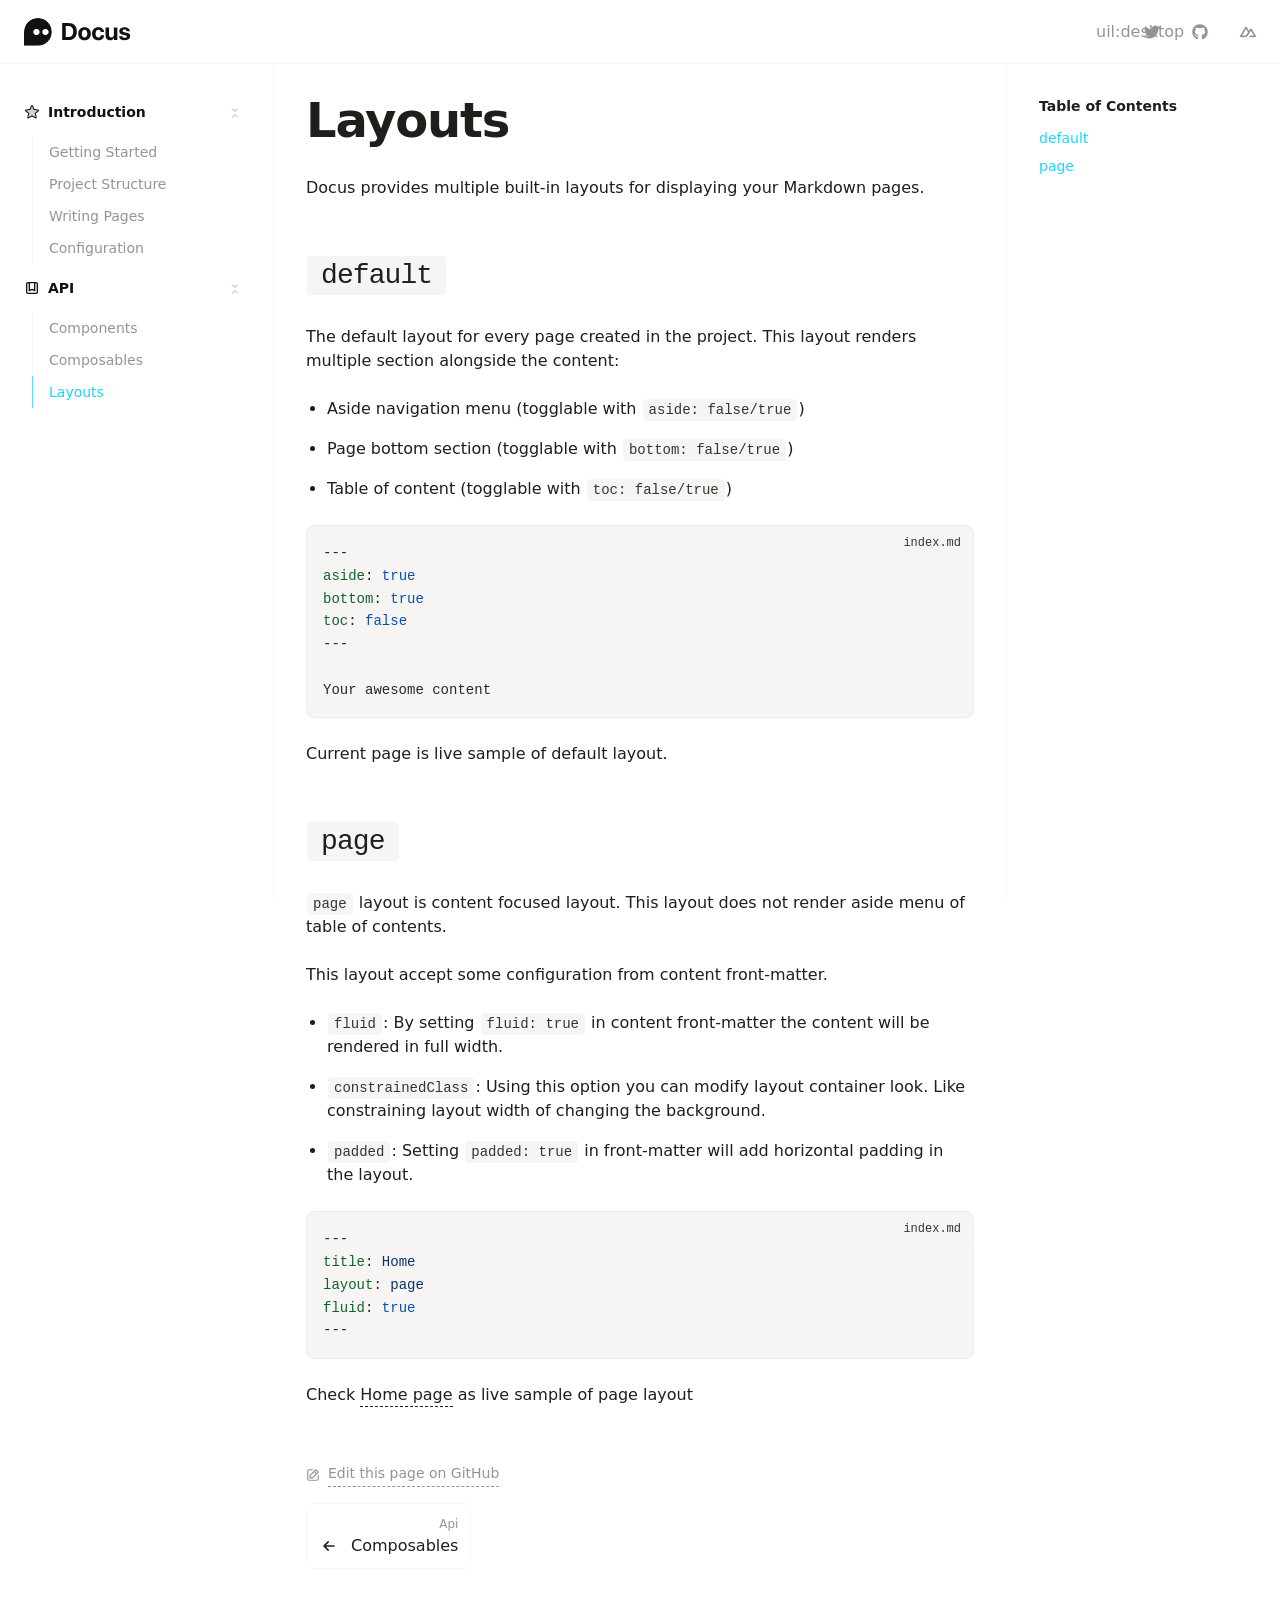
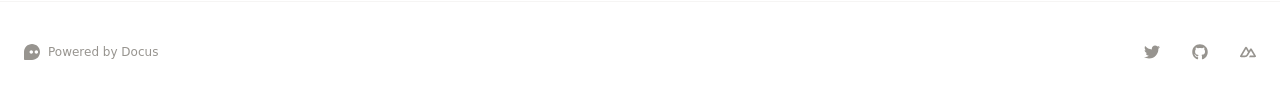
<file: api/layouts/index.html>
<!DOCTYPE html>
<html lang="en">
<head><meta charset="utf-8">
<title>Layouts · Docus</title>
<meta name="viewport" content="width=device-width, initial-scale=1">
<meta name="twitter:card" content="summary_large_image">
<meta property="og:image" content="https://user-images.githubusercontent.com/904724/185365452-87b7ca7b-6030-4813-a2db-5e65c785bf88.png">
<meta property="og:title" content="Layouts">
<meta name="description" content="Docus provides multiple built-in layouts for displaying your Markdown pages.">
<meta property="og:description" content="Docus provides multiple built-in layouts for displaying your Markdown pages."><link rel="modulepreload" as="script" crossorigin href="/_nuxt/entry.eebf6123.js"><link rel="preload" as="style" href="/_nuxt/entry.2c69e5f7.css"><link rel="modulepreload" as="script" crossorigin href="/_nuxt/document-driven.07b8cab5.js"><link rel="modulepreload" as="script" crossorigin href="/_nuxt/DocumentDrivenEmpty.e1d1e39d.js"><link rel="modulepreload" as="script" crossorigin href="/_nuxt/ContentRenderer.a8854f2f.js"><link rel="modulepreload" as="script" crossorigin href="/_nuxt/ContentRendererMarkdown.45808987.js"><link rel="modulepreload" as="script" crossorigin href="/_nuxt/DocumentDrivenNotFound.54430a94.js"><link rel="preload" as="style" href="/_nuxt/DocumentDrivenNotFound.3b2b8c26.css"><link rel="modulepreload" as="script" crossorigin href="/_nuxt/ButtonLink.b9ae6260.js"><link rel="preload" as="style" href="/_nuxt/ButtonLink.f1bba381.css"><link rel="modulepreload" as="script" crossorigin href="/_nuxt/ContentSlot.a549e915.js"><link rel="modulepreload" as="script" crossorigin href="/_nuxt/default.f19a2c00.js"><link rel="modulepreload" as="script" crossorigin href="/_nuxt/DocsPageLayout.defa6c20.js"><link rel="preload" as="style" href="/_nuxt/DocsPageLayout.14474a66.css"><link rel="modulepreload" as="script" crossorigin href="/_nuxt/DocsAside.308dc503.js"><link rel="preload" as="style" href="/_nuxt/DocsAside.3da749df.css"><link rel="modulepreload" as="script" crossorigin href="/_nuxt/ProseCodeInline.2d84c321.js"><link rel="preload" as="style" href="/_nuxt/ProseCodeInline.873c7ac7.css"><link rel="modulepreload" as="script" crossorigin href="/_nuxt/Alert.1ce52bbd.js"><link rel="preload" as="style" href="/_nuxt/Alert.dcca94b5.css"><link rel="modulepreload" as="script" crossorigin href="/_nuxt/DocsPageBottom.3e0d2c9e.js"><link rel="preload" as="style" href="/_nuxt/DocsPageBottom.d9748ddb.css"><link rel="modulepreload" as="script" crossorigin href="/_nuxt/ProseA.c6a0e0bd.js"><link rel="preload" as="style" href="/_nuxt/ProseA.baee409d.css"><link rel="modulepreload" as="script" crossorigin href="/_nuxt/EditOnLink.vue.a60c8f48.js"><link rel="modulepreload" as="script" crossorigin href="/_nuxt/DocsPrevNext.0969298b.js"><link rel="preload" as="style" href="/_nuxt/DocsPrevNext.09a503e6.css"><link rel="modulepreload" as="script" crossorigin href="/_nuxt/DocsToc.c01f68dc.js"><link rel="preload" as="style" href="/_nuxt/DocsToc.da8149e0.css"><link rel="modulepreload" as="script" crossorigin href="/_nuxt/DocsTocLinks.9436e246.js"><link rel="preload" as="style" href="/_nuxt/DocsTocLinks.bba25586.css"><link rel="modulepreload" as="script" crossorigin href="/_nuxt/EditOnLink.8e775660.js"><link rel="modulepreload" as="script" crossorigin href="/_nuxt/IconDocus.ba9c278c.js"><link rel="modulepreload" as="script" crossorigin href="/_nuxt/ProseH1.10fa93e0.js"><link rel="preload" as="style" href="/_nuxt/ProseH1.6d63403c.css"><link rel="modulepreload" as="script" crossorigin href="/_nuxt/ProseP.62190358.js"><link rel="preload" as="style" href="/_nuxt/ProseP.b99f89cd.css"><link rel="modulepreload" as="script" crossorigin href="/_nuxt/ProseH2.e941e3e7.js"><link rel="preload" as="style" href="/_nuxt/ProseH2.3a63b076.css"><link rel="modulepreload" as="script" crossorigin href="/_nuxt/ProseUl.022f4899.js"><link rel="preload" as="style" href="/_nuxt/ProseUl.0edd7272.css"><link rel="modulepreload" as="script" crossorigin href="/_nuxt/ProseLi.84ceb117.js"><link rel="preload" as="style" href="/_nuxt/ProseLi.a0b5f8a8.css"><link rel="modulepreload" as="script" crossorigin href="/_nuxt/ProseCode.116000e7.js"><link rel="preload" as="style" href="/_nuxt/ProseCode.585625f1.css"><link rel="modulepreload" as="script" crossorigin href="/_nuxt/index.fc93bd74.js"><link rel="prefetch" as="style" href="/_nuxt/page.8aba30cd.css"><link rel="prefetch" as="script" crossorigin href="/_nuxt/page.2fafb5b4.js"><link rel="prefetch" as="script" crossorigin href="/_nuxt/client-db.ed78eb3b.js"><link rel="prefetch" as="script" crossorigin href="/_nuxt/debug.95874a92.js"><link rel="prefetch" as="style" href="/_nuxt/useStudio.a92b5f33.css"><link rel="prefetch" as="script" crossorigin href="/_nuxt/useStudio.3cc79743.js"><link rel="prefetch" as="script" crossorigin href="/_nuxt/asyncData.ee8e366a.js"><link rel="prefetch" as="style" href="/_nuxt/error-404.47a83e66.css"><link rel="prefetch" as="script" crossorigin href="/_nuxt/error-404.986877b3.js"><link rel="prefetch" as="style" href="/_nuxt/error-500.534ab3f3.css"><link rel="prefetch" as="script" crossorigin href="/_nuxt/error-500.d595f91d.js"><style id="pinceau-theme">@media { :root {--pinceau-mq: initial; --docus-loadingBar-gradientColorStop3: #0047e1;--docus-loadingBar-gradientColorStop2: #34cdfe;--docus-loadingBar-gradientColorStop1: #00dc82;--docus-loadingBar-height: 3px;--docus-readableLine: 78ch;--docus-footer-height: 145px;--docus-header-height: 64px;--prose-code-inline-padding: 0.2rem 0.375rem 0.2rem 0.375rem;--prose-code-block-backdropFilter: contrast(1);--prose-code-block-border-style: solid;--prose-code-block-border-width: 1px;--prose-tbody-tr-borderBottom-style: dashed;--prose-tbody-tr-borderBottom-width: 1px;--prose-th-textAlign: inherit;--prose-thead-borderBottom-style: solid;--prose-thead-borderBottom-width: 1px;--prose-thead-border-style: solid;--prose-thead-border-width: 0px;--prose-table-textAlign: start;--prose-hr-width: 1px;--prose-hr-style: solid;--prose-li-listStylePosition: outside;--prose-ol-li-markerColor: currentColor;--prose-ol-paddingInlineStart: 21px;--prose-ol-listStyleType: decimal;--prose-ul-li-markerColor: currentColor;--prose-ul-paddingInlineStart: 21px;--prose-ul-listStyleType: disc;--prose-blockquote-border-style: solid;--prose-blockquote-border-width: 4px;--prose-blockquote-quotes: '201C' '201D' '2018' '2019';--prose-blockquote-paddingInlineStart: 24px;--prose-a-code-color-hover: currentColor;--prose-a-code-color-static: currentColor;--prose-a-hasCode-borderBottom: none;--prose-a-border-distance: 2px;--prose-a-border-color-hover: currentColor;--prose-a-border-color-static: currentColor;--prose-a-border-style-hover: solid;--prose-a-border-style-static: dashed;--prose-a-border-width: 1px;--prose-a-color-static: inherit;--prose-a-textDecoration: none;--prose-h6-margin: 3rem 0 2rem;--prose-h5-margin: 3rem 0 2rem;--prose-h4-margin: 3rem 0 2rem;--prose-h3-margin: 3rem 0 2rem;--prose-h2-margin: 3rem 0 2rem;--prose-h1-margin: 0 0 2rem;--typography-lead-loose: 2;--typography-lead-relaxed: 1.625;--typography-lead-normal: 1.5;--typography-lead-snug: 1.375;--typography-lead-tight: 1.25;--typography-lead-none: 1;--typography-lead-10: 2.5rem;--typography-lead-9: 2.25rem;--typography-lead-8: 2rem;--typography-lead-7: 1.75rem;--typography-lead-6: 1.5rem;--typography-lead-5: 1.25rem;--typography-lead-4: 1rem;--typography-lead-3: .75rem;--typography-lead-2: .5rem;--typography-lead-1: .025rem;--typography-fontWeight-black: 900;--typography-fontWeight-extrabold: 800;--typography-fontWeight-bold: 700;--typography-fontWeight-semibold: 600;--typography-fontWeight-medium: 500;--typography-fontWeight-normal: 400;--typography-fontWeight-light: 300;--typography-fontWeight-extralight: 200;--typography-fontWeight-thin: 100;--typography-fontSize-9xl: 128px;--typography-fontSize-8xl: 96px;--typography-fontSize-7xl: 72px;--typography-fontSize-6xl: 60px;--typography-fontSize-5xl: 48px;--typography-fontSize-4xl: 36px;--typography-fontSize-3xl: 30px;--typography-fontSize-2xl: 24px;--typography-fontSize-xl: 20px;--typography-fontSize-lg: 18px;--typography-fontSize-base: 16px;--typography-fontSize-sm: 14px;--typography-fontSize-xs: 12px;--typography-letterSpacing-wide: 0.025em;--typography-letterSpacing-tight: -0.025em;--typography-verticalMargin-base: 24px;--typography-verticalMargin-sm: 16px;--elements-border-secondary-hover: [object Object];--elements-backdrop-background: #fffc;--elements-backdrop-filter: saturate(200%) blur(20px);--elements-container-maxWidth: 80rem;--lead-loose: 2;--lead-relaxed: 1.625;--lead-normal: 1.5;--lead-snug: 1.375;--lead-tight: 1.25;--lead-none: 1;--lead-10: 2.5rem;--lead-9: 2.25rem;--lead-8: 2rem;--lead-7: 1.75rem;--lead-6: 1.5rem;--lead-5: 1.25rem;--lead-4: 1rem;--lead-3: .75rem;--lead-2: .5rem;--lead-1: .025rem;--letterSpacing-widest: 0.1em;--letterSpacing-wider: 0.05em;--letterSpacing-wide: 0.025em;--letterSpacing-normal: 0em;--letterSpacing-tight: -0.025em;--letterSpacing-tighter: -0.05em;--fontSize-9xl: 8rem;--fontSize-8xl: 6rem;--fontSize-7xl: 4.5rem;--fontSize-6xl: 3.75rem;--fontSize-5xl: 3rem;--fontSize-4xl: 2.25rem;--fontSize-3xl: 1.875rem;--fontSize-2xl: 1.5rem;--fontSize-xl: 1.25rem;--fontSize-lg: 1.125rem;--fontSize-base: 1rem;--fontSize-sm: 0.875rem;--fontSize-xs: 0.75rem;--fontWeight-black: 900;--fontWeight-extrabold: 800;--fontWeight-bold: 700;--fontWeight-semibold: 600;--fontWeight-medium: 500;--fontWeight-normal: 400;--fontWeight-light: 300;--fontWeight-extralight: 200;--fontWeight-thin: 100;--font-mono: ui-monospace, SFMono-Regular, Menlo, Monaco, Consolas, Liberation Mono, Courier New, monospace;--font-serif: ui-serif, Georgia, Cambria, Times New Roman, Times, serif;--font-sans: ui-sans-serif, system-ui, -apple-system, BlinkMacSystemFont, Segoe UI, Roboto, Helvetica Neue, Arial, Noto Sans, sans-serif, Apple Color Emoji, Segoe UI Emoji, Segoe UI Symbol, Noto Color Emoji;--opacity-total: 1;--opacity-high: 0.8;--opacity-medium: 0.5;--opacity-soft: 0.3;--opacity-light: 0.15;--opacity-bright: 0.1;--opacity-noOpacity: 0;--borderWidth-lg: 3px;--borderWidth-md: 2px;--borderWidth-sm: 1px;--borderWidth-noBorder: 0;--space-rem-875: 0.875rem;--space-rem-625: 0.625rem;--space-rem-375: 0.375rem;--space-rem-125: 0.125rem;--space-px: 1px;--space-128: 32rem;--space-96: 24rem;--space-80: 20rem;--space-72: 18rem;--space-64: 16rem;--space-60: 15rem;--space-56: 14rem;--space-52: 13rem;--space-48: 12rem;--space-44: 11rem;--space-40: 10rem;--space-36: 9rem;--space-32: 8rem;--space-28: 7rem;--space-24: 6rem;--space-20: 5rem;--space-16: 4rem;--space-14: 3.5rem;--space-12: 3rem;--space-11: 2.75rem;--space-10: 2.5rem;--space-9: 2.25rem;--space-8: 2rem;--space-7: 1.75rem;--space-6: 1.5rem;--space-5: 1.25rem;--space-4: 1rem;--space-3: 0.75rem;--space-2: 0.5rem;--space-1: 0.25rem;--space-0: 0px;--size-full: 100%;--size-7xl: 80rem;--size-6xl: 72rem;--size-5xl: 64rem;--size-4xl: 56rem;--size-3xl: 48rem;--size-2xl: 42rem;--size-xl: 36rem;--size-lg: 32rem;--size-md: 28rem;--size-sm: 24rem;--size-xs: 20rem;--size-200: 200px;--size-104: 104px;--size-80: 80px;--size-64: 64px;--size-56: 56px;--size-48: 48px;--size-40: 40px;--size-32: 32px;--size-24: 24px;--size-20: 20px;--size-16: 16px;--size-12: 12px;--size-8: 8px;--size-6: 6px;--size-4: 4px;--size-2: 2px;--size-0: 0px;--radii-full: 9999px;--radii-3xl: 1.75rem;--radii-2xl: 1.5rem;--radii-xl: 1rem;--radii-lg: 0.75rem;--radii-md: 0.5rem;--radii-sm: 0.375rem;--radii-xs: 0.25rem;--radii-2xs: 0.125rem;--radii-none: 0px;--shadow-none: 0px 0px 0px 0px transparent;--height-screen: 100vh;--width-screen: 100vw;--color-primary-900: #001A1F;--color-primary-800: #00232B;--color-primary-700: #024757;--color-primary-600: #09A0C1;--color-primary-500: #1AD6FF;--color-primary-400: #55E1FF;--color-primary-300: #82E3FF;--color-primary-200: #C5F2FF;--color-primary-100: #DCF7FF;--color-primary-50: #F1FCFF;--color-ruby-900: #380011;--color-ruby-800: #700021;--color-ruby-700: #a90032;--color-ruby-600: #e10043;--color-ruby-500: #ff1a5e;--color-ruby-400: #ff4079;--color-ruby-300: #ff6694;--color-ruby-200: #ff8dae;--color-ruby-100: #ffb3c9;--color-ruby-50: #ffd9e4;--color-pink-900: #380025;--color-pink-800: #70004b;--color-pink-700: #a90070;--color-pink-600: #e10095;--color-pink-500: #ff1ab2;--color-pink-400: #ff40bf;--color-pink-300: #ff66cc;--color-pink-200: #ff8dd8;--color-pink-100: #ffb3e5;--color-pink-50: #ffd9f2;--color-purple-900: #190038;--color-purple-800: #330070;--color-purple-700: #4c00a9;--color-purple-600: #6500e1;--color-purple-500: #811aff;--color-purple-400: #9640ff;--color-purple-300: #ab66ff;--color-purple-200: #c08dff;--color-purple-100: #d5b3ff;--color-purple-50: #ead9ff;--color-royalblue-900: #0b0531;--color-royalblue-800: #160a62;--color-royalblue-700: #211093;--color-royalblue-600: #2c15c4;--color-royalblue-500: #4127e8;--color-royalblue-400: #614bec;--color-royalblue-300: #806ff0;--color-royalblue-200: #a093f3;--color-royalblue-100: #c0b7f7;--color-royalblue-50: #dfdbfb;--color-indigoblue-900: #001238;--color-indigoblue-800: #002370;--color-indigoblue-700: #0035a9;--color-indigoblue-600: #0047e1;--color-indigoblue-500: #1a62ff;--color-indigoblue-400: #407cff;--color-indigoblue-300: #6696ff;--color-indigoblue-200: #8db0ff;--color-indigoblue-100: #b3cbff;--color-indigoblue-50: #d9e5ff;--color-blue-900: #00131D;--color-blue-800: #002235;--color-blue-700: #014267;--color-blue-600: #0069A6;--color-blue-500: #1AADFF;--color-blue-400: #64C7FF;--color-blue-300: #A1DDFF;--color-blue-200: #C6EAFF;--color-blue-100: #DFF3FF;--color-blue-50: #F2FAFF;--color-lightblue-900: #002e38;--color-lightblue-800: #005c70;--color-lightblue-700: #008aa9;--color-lightblue-600: #00b9e1;--color-lightblue-500: #1ad6ff;--color-lightblue-400: #40ddff;--color-lightblue-300: #66e4ff;--color-lightblue-200: #8deaff;--color-lightblue-100: #b3f1ff;--color-lightblue-50: #d9f8ff;--color-teal-900: #062a28;--color-teal-800: #0b544f;--color-teal-700: #117d77;--color-teal-600: #16a79e;--color-teal-500: #1cd1c6;--color-teal-400: #36e4da;--color-teal-300: #5fe9e1;--color-teal-200: #87efe9;--color-teal-100: #aff4f0;--color-teal-50: #d7faf8;--color-pear-900: #2a2b09;--color-pear-800: #545512;--color-pear-700: #7e801b;--color-pear-600: #a8aa24;--color-pear-500: #d0d32f;--color-pear-400: #d8da52;--color-pear-300: #e0e274;--color-pear-200: #e8e997;--color-pear-100: #eff0ba;--color-pear-50: #f7f8dc;--color-red-900: #1C0301;--color-red-800: #340A01;--color-red-700: #701704;--color-red-600: #BB2402;--color-red-500: #FF3B10;--color-red-400: #FF7353;--color-red-300: #FFA692;--color-red-200: #FFDED7;--color-red-100: #FFF3F0;--color-red-50: #FFF9F8;--color-orange-900: #381800;--color-orange-800: #702f00;--color-orange-700: #a94700;--color-orange-600: #e15e00;--color-orange-500: #ff7a1a;--color-orange-400: #ff9040;--color-orange-300: #ffa666;--color-orange-200: #ffbd8d;--color-orange-100: #ffd3b3;--color-orange-50: #ffe9d9;--color-yellow-900: #1B1500;--color-yellow-800: #292100;--color-yellow-700: #614E02;--color-yellow-600: #CBA408;--color-yellow-500: #FBCA05;--color-yellow-400: #FFDC4E;--color-yellow-300: #FFE372;--color-yellow-200: #FFF0B1;--color-yellow-100: #FFF6D3;--color-yellow-50: #FFFCEE;--color-green-900: #00190F;--color-green-800: #002817;--color-green-700: #006037;--color-green-600: #00B467;--color-green-500: #0DD885;--color-green-400: #3CEEA5;--color-green-300: #86FBCB;--color-green-200: #C3FFE6;--color-green-100: #DEFFF1;--color-green-50: #ECFFF7;--color-gray-900: #121110;--color-gray-800: #201E1B;--color-gray-700: #36332E;--color-gray-600: #67635D;--color-gray-500: #97948F;--color-gray-400: #ADA9A4;--color-gray-300: #DBD9D3;--color-gray-200: #ECEBE8;--color-gray-100: #F6F5F4;--color-gray-50: #FBFBFB;--color-black: #0B0A0A;--color-white: #ffffff;--media-portrait: only screen and (orientation: portrait);--media-landscape: only screen and (orientation: landscape);--media-rm: (prefers-reduced-motion: reduce);--media-2xl: (min-width: 1536px);--media-xl: (min-width: 1280px);--media-lg: (min-width: 1024px);--media-md: (min-width: 768px);--media-sm: (min-width: 640px);--media-xs: (min-width: 475px);--docus-footer-padding: var(--space-4) 0;--docus-header-title-color-hover: var(--color-primary-500);--docus-header-title-color-static: var(--color-gray-900);--docus-header-title-fontWeight: var(--fontWeight-bold);--docus-header-title-fontSize: var(--fontSize-2xl);--docus-header-logo-height: var(--space-6);--docus-body-fontFamily: var(--font-sans);--docus-body-color: var(--color-gray-800);--docus-body-backgroundColor: var(--color-white);--prose-code-inline-fontWeight: var(--typography-fontWeight-normal);--prose-code-inline-fontSize: var(--typography-fontSize-sm);--prose-code-inline-borderRadius: var(--radii-xs);--prose-code-block-pre-padding: var(--typography-verticalMargin-sm);--prose-code-block-margin: var(--typography-verticalMargin-base) 0;--prose-code-block-fontSize: var(--typography-fontSize-sm);--prose-tbody-code-inline-fontSize: var(--typography-fontSize-sm);--prose-tbody-td-padding: var(--typography-verticalMargin-sm);--prose-th-fontWeight: var(--typography-fontWeight-semibold);--prose-th-padding: 0 var(--typography-verticalMargin-sm) var(--typography-verticalMargin-sm) var(--typography-verticalMargin-sm);--prose-table-lineHeight: var(--typography-lead-6);--prose-table-fontSize: var(--typography-fontSize-sm);--prose-table-margin: var(--typography-verticalMargin-base) 0;--prose-hr-margin: var(--typography-verticalMargin-base) 0;--prose-li-margin: var(--typography-verticalMargin-sm) 0;--prose-ol-margin: var(--typography-verticalMargin-base) 0;--prose-ul-margin: var(--typography-verticalMargin-base) 0;--prose-blockquote-margin: var(--typography-verticalMargin-base) 0;--prose-a-code-border-style: var(--prose-a-border-style-static);--prose-a-code-border-width: var(--prose-a-border-width);--prose-a-fontWeight: var(--typography-fontWeight-medium);--prose-img-margin: var(--typography-verticalMargin-base) 0;--prose-strong-fontWeight: var(--typography-fontWeight-semibold);--prose-h6-iconSize: var(--typography-fontSize-base);--prose-h6-fontWeight: var(--typography-fontWeight-semibold);--prose-h6-lineHeight: var(--typography-lead-normal);--prose-h6-fontSize: var(--typography-fontSize-lg);--prose-h5-iconSize: var(--typography-fontSize-lg);--prose-h5-fontWeight: var(--typography-fontWeight-semibold);--prose-h5-lineHeight: var(--typography-lead-snug);--prose-h5-fontSize: var(--typography-fontSize-xl);--prose-h4-iconSize: var(--typography-fontSize-lg);--prose-h4-letterSpacing: var(--typography-letterSpacing-tight);--prose-h4-fontWeight: var(--typography-fontWeight-semibold);--prose-h4-lineHeight: var(--typography-lead-snug);--prose-h4-fontSize: var(--typography-fontSize-2xl);--prose-h3-iconSize: var(--typography-fontSize-xl);--prose-h3-letterSpacing: var(--typography-letterSpacing-tight);--prose-h3-fontWeight: var(--typography-fontWeight-semibold);--prose-h3-lineHeight: var(--typography-lead-snug);--prose-h3-fontSize: var(--typography-fontSize-3xl);--prose-h2-iconSize: var(--typography-fontSize-2xl);--prose-h2-letterSpacing: var(--typography-letterSpacing-tight);--prose-h2-fontWeight: var(--typography-fontWeight-semibold);--prose-h2-lineHeight: var(--typography-lead-tight);--prose-h2-fontSize: var(--typography-fontSize-4xl);--prose-h1-iconSize: var(--typography-fontSize-3xl);--prose-h1-letterSpacing: var(--typography-letterSpacing-tight);--prose-h1-fontWeight: var(--typography-fontWeight-bold);--prose-h1-lineHeight: var(--typography-lead-tight);--prose-h1-fontSize: var(--typography-fontSize-5xl);--prose-p-br-margin: var(--typography-verticalMargin-base) 0 0 0;--prose-p-margin: var(--typography-verticalMargin-base) 0;--prose-p-lineHeight: var(--typography-lead-normal);--prose-p-fontSize: var(--typography-fontSize-base);--typography-color-secondary-900: var(--color-gray-900);--typography-color-secondary-800: var(--color-gray-800);--typography-color-secondary-700: var(--color-gray-700);--typography-color-secondary-600: var(--color-gray-600);--typography-color-secondary-500: var(--color-gray-500);--typography-color-secondary-400: var(--color-gray-400);--typography-color-secondary-300: var(--color-gray-300);--typography-color-secondary-200: var(--color-gray-200);--typography-color-secondary-100: var(--color-gray-100);--typography-color-secondary-50: var(--color-gray-50);--typography-color-primary-900: var(--color-primary-900);--typography-color-primary-800: var(--color-primary-800);--typography-color-primary-700: var(--color-primary-700);--typography-color-primary-600: var(--color-primary-600);--typography-color-primary-500: var(--color-primary-500);--typography-color-primary-400: var(--color-primary-400);--typography-color-primary-300: var(--color-primary-300);--typography-color-primary-200: var(--color-primary-200);--typography-color-primary-100: var(--color-primary-100);--typography-color-primary-50: var(--color-primary-50);--typography-font-code: var(--font-mono);--typography-font-body: var(--font-sans);--typography-font-display: var(--font-sans);--typography-body-backgroundColor: var(--color-white);--typography-body-color: var(--color-black);--elements-state-danger-borderColor-secondary: var(--color-red-200);--elements-state-danger-borderColor-primary: var(--color-red-100);--elements-state-danger-backgroundColor-secondary: var(--color-red-100);--elements-state-danger-backgroundColor-primary: var(--color-red-50);--elements-state-danger-color-secondary: var(--color-red-600);--elements-state-danger-color-primary: var(--color-red-500);--elements-state-warning-borderColor-secondary: var(--color-yellow-200);--elements-state-warning-borderColor-primary: var(--color-yellow-100);--elements-state-warning-backgroundColor-secondary: var(--color-yellow-100);--elements-state-warning-backgroundColor-primary: var(--color-yellow-50);--elements-state-warning-color-secondary: var(--color-yellow-700);--elements-state-warning-color-primary: var(--color-yellow-600);--elements-state-success-borderColor-secondary: var(--color-green-200);--elements-state-success-borderColor-primary: var(--color-green-100);--elements-state-success-backgroundColor-secondary: var(--color-green-100);--elements-state-success-backgroundColor-primary: var(--color-green-50);--elements-state-success-color-secondary: var(--color-green-600);--elements-state-success-color-primary: var(--color-green-500);--elements-state-info-borderColor-secondary: var(--color-blue-200);--elements-state-info-borderColor-primary: var(--color-blue-100);--elements-state-info-backgroundColor-secondary: var(--color-blue-100);--elements-state-info-backgroundColor-primary: var(--color-blue-50);--elements-state-info-color-secondary: var(--color-blue-600);--elements-state-info-color-primary: var(--color-blue-500);--elements-state-primary-borderColor-secondary: var(--color-primary-200);--elements-state-primary-borderColor-primary: var(--color-primary-100);--elements-state-primary-backgroundColor-secondary: var(--color-primary-100);--elements-state-primary-backgroundColor-primary: var(--color-primary-50);--elements-state-primary-color-secondary: var(--color-primary-700);--elements-state-primary-color-primary: var(--color-primary-600);--elements-surface-secondary-backgroundColor: var(--color-gray-200);--elements-surface-primary-backgroundColor: var(--color-gray-100);--elements-surface-background-base: var(--color-gray-100);--elements-border-secondary-static: var(--color-gray-200);--elements-border-primary-hover: var(--color-gray-200);--elements-border-primary-static: var(--color-gray-100);--elements-container-padding-md: var(--space-6);--elements-container-padding-sm: var(--space-6);--elements-container-padding-xs: var(--space-4);--elements-container-padding-mobile: var(--space-4);--elements-text-secondary-color-hover: var(--color-gray-700);--elements-text-secondary-color-static: var(--color-gray-500);--elements-text-primary-color-static: var(--color-gray-900);--text-6xl-lineHeight: var(--lead-none);--text-6xl-fontSize: var(--fontSize-6xl);--text-5xl-lineHeight: var(--lead-none);--text-5xl-fontSize: var(--fontSize-5xl);--text-4xl-lineHeight: var(--lead-10);--text-4xl-fontSize: var(--fontSize-4xl);--text-3xl-lineHeight: var(--lead-9);--text-3xl-fontSize: var(--fontSize-3xl);--text-2xl-lineHeight: var(--lead-8);--text-2xl-fontSize: var(--fontSize-2xl);--text-xl-lineHeight: var(--lead-7);--text-xl-fontSize: var(--fontSize-xl);--text-lg-lineHeight: var(--lead-7);--text-lg-fontSize: var(--fontSize-lg);--text-base-lineHeight: var(--lead-6);--text-base-fontSize: var(--fontSize-base);--text-sm-lineHeight: var(--lead-5);--text-sm-fontSize: var(--fontSize-sm);--text-xs-lineHeight: var(--lead-4);--text-xs-fontSize: var(--fontSize-xs);--color-shadow: var(--color-gray-400);--color-secondary-900: var(--color-gray-900);--color-secondary-800: var(--color-gray-800);--color-secondary-700: var(--color-gray-700);--color-secondary-600: var(--color-gray-600);--color-secondary-500: var(--color-gray-500);--color-secondary-400: var(--color-gray-400);--color-secondary-300: var(--color-gray-300);--color-secondary-200: var(--color-gray-200);--color-secondary-100: var(--color-gray-100);--color-secondary-50: var(--color-gray-50);--prose-code-inline-backgroundColor: var(--typography-color-secondary-100);--prose-code-inline-color: var(--typography-color-secondary-700);--prose-code-block-backgroundColor: var(--typography-color-secondary-100);--prose-code-block-color: var(--typography-color-secondary-700);--prose-code-block-border-color: var(--typography-color-secondary-200);--prose-tbody-tr-borderBottom-color: var(--typography-color-secondary-200);--prose-th-color: var(--typography-color-secondary-600);--prose-thead-borderBottom-color: var(--typography-color-secondary-200);--prose-thead-border-color: var(--typography-color-secondary-300);--prose-hr-color: var(--typography-color-secondary-200);--prose-blockquote-border-color: var(--typography-color-secondary-200);--prose-blockquote-color: var(--typography-color-secondary-500);--prose-a-code-background-hover: var(--typography-color-primary-50);--prose-a-code-border-color-hover: var(--typography-color-primary-500);--prose-a-code-border-color-static: var(--typography-color-secondary-400);--prose-a-color-hover: var(--typography-color-primary-500);--shadow-2xl: 0px 25px 50px -12px var(--color-shadow);--shadow-xl: 0px 20px 25px -5px var(--color-shadow), 0px 8px 10px -6px var(--color-shadow);--shadow-lg: 0px 10px 15px -3px var(--color-shadow), 0px 4px 6px -4px var(--color-shadow);--shadow-md: 0px 4px 6px -1px var(--color-shadow), 0px 2px 4px -2px var(--color-shadow);--shadow-sm: 0px 1px 3px 0px var(--color-shadow), 0px 1px 2px -1px var(--color-shadow);--shadow-xs: 0px 1px 2px 0px var(--color-shadow); } }@media { :root.dark {--pinceau-mq: dark; --prose-code-block-backdropFilter: contrast(1);--prose-ol-li-markerColor: currentColor;--prose-ul-li-markerColor: currentColor;--prose-a-code-color-hover: currentColor;--prose-a-code-color-static: currentColor;--prose-a-border-color-hover: currentColor;--prose-a-border-color-static: currentColor;--prose-a-color-static: inherit;--elements-backdrop-background: #0c0d0ccc;--docus-header-title-color-static: var(--color-gray-100);--docus-body-color: var(--color-gray-200);--docus-body-backgroundColor: var(--color-black);--typography-body-backgroundColor: var(--color-black);--typography-body-color: var(--color-white);--elements-state-danger-borderColor-secondary: var(--color-red-700);--elements-state-danger-borderColor-primary: var(--color-red-800);--elements-state-danger-backgroundColor-secondary: var(--color-red-800);--elements-state-danger-backgroundColor-primary: var(--color-red-900);--elements-state-danger-color-secondary: var(--color-red-200);--elements-state-danger-color-primary: var(--color-red-300);--elements-state-warning-borderColor-secondary: var(--color-yellow-700);--elements-state-warning-borderColor-primary: var(--color-yellow-800);--elements-state-warning-backgroundColor-secondary: var(--color-yellow-800);--elements-state-warning-backgroundColor-primary: var(--color-yellow-900);--elements-state-warning-color-secondary: var(--color-yellow-200);--elements-state-warning-color-primary: var(--color-yellow-400);--elements-state-success-borderColor-secondary: var(--color-green-700);--elements-state-success-borderColor-primary: var(--color-green-800);--elements-state-success-backgroundColor-secondary: var(--color-green-800);--elements-state-success-backgroundColor-primary: var(--color-green-900);--elements-state-success-color-secondary: var(--color-green-200);--elements-state-success-color-primary: var(--color-green-400);--elements-state-info-borderColor-secondary: var(--color-blue-700);--elements-state-info-borderColor-primary: var(--color-blue-800);--elements-state-info-backgroundColor-secondary: var(--color-blue-800);--elements-state-info-backgroundColor-primary: var(--color-blue-900);--elements-state-info-color-secondary: var(--color-blue-200);--elements-state-info-color-primary: var(--color-blue-400);--elements-state-primary-borderColor-secondary: var(--color-primary-700);--elements-state-primary-borderColor-primary: var(--color-primary-800);--elements-state-primary-backgroundColor-secondary: var(--color-primary-800);--elements-state-primary-backgroundColor-primary: var(--color-primary-900);--elements-state-primary-color-secondary: var(--color-primary-200);--elements-state-primary-color-primary: var(--color-primary-400);--elements-surface-secondary-backgroundColor: var(--color-gray-800);--elements-surface-primary-backgroundColor: var(--color-gray-900);--elements-surface-background-base: var(--color-gray-900);--elements-border-secondary-static: var(--color-gray-800);--elements-border-primary-hover: var(--color-gray-800);--elements-border-primary-static: var(--color-gray-900);--elements-text-secondary-color-hover: var(--color-gray-200);--elements-text-secondary-color-static: var(--color-gray-400);--elements-text-primary-color-static: var(--color-gray-50);--color-shadow: var(--color-gray-800);--prose-code-inline-backgroundColor: var(--typography-color-secondary-800);--prose-code-inline-color: var(--typography-color-secondary-200);--prose-code-block-backgroundColor: var(--typography-color-secondary-900);--prose-code-block-color: var(--typography-color-secondary-200);--prose-code-block-border-color: var(--typography-color-secondary-800);--prose-tbody-tr-borderBottom-color: var(--typography-color-secondary-800);--prose-th-color: var(--typography-color-secondary-400);--prose-thead-borderBottom-color: var(--typography-color-secondary-800);--prose-thead-border-color: var(--typography-color-secondary-600);--prose-hr-color: var(--typography-color-secondary-800);--prose-blockquote-border-color: var(--typography-color-secondary-700);--prose-blockquote-color: var(--typography-color-secondary-400);--prose-a-code-background-hover: var(--typography-color-primary-900);--prose-a-code-border-color-hover: var(--typography-color-primary-600);--prose-a-code-border-color-static: var(--typography-color-secondary-600);--prose-a-color-hover: var(--typography-color-primary-400); } }@media (min-width: 640px) { :root {--pinceau-mq: sm; --docus-footer-height: 100px;--docus-header-logo-height: var(--space-7); } }</style><style id="pinceau-runtime-hydratable">@media{.phy[--]{--puid:YCNvqT-v;}.pv-BSt311{padding-left:var(--elements-container-padding-mobile);padding-right:var(--elements-container-padding-mobile);}@media (min-width: 475px){.pv-BSt311{padding-left:var(--elements-container-padding-xs);padding-right:var(--elements-container-padding-xs);}}@media (min-width: 640px){.pv-BSt311{padding-left:var(--elements-container-padding-sm);padding-right:var(--elements-container-padding-sm);}}@media (min-width: 768px){.pv-BSt311{padding-left:var(--elements-container-padding-md);padding-right:var(--elements-container-padding-md);}}} @media{.phy[--]{--puid:nv6whu-v;}.pv-94SFK-{max-width:var(--elements-container-maxWidth);padding-left:var(--elements-container-padding-mobile);padding-right:var(--elements-container-padding-mobile);}@media (min-width: 475px){.pv-94SFK-{padding-left:var(--elements-container-padding-xs);padding-right:var(--elements-container-padding-xs);}}@media (min-width: 640px){.pv-94SFK-{padding-left:var(--elements-container-padding-sm);padding-right:var(--elements-container-padding-sm);}}@media (min-width: 768px){.pv-94SFK-{padding-left:var(--elements-container-padding-md);padding-right:var(--elements-container-padding-md);}}} </style><link rel="stylesheet" href="/_nuxt/entry.2c69e5f7.css"><link rel="stylesheet" href="/_nuxt/DocumentDrivenNotFound.3b2b8c26.css"><link rel="stylesheet" href="/_nuxt/ButtonLink.f1bba381.css"><link rel="stylesheet" href="/_nuxt/DocsPageLayout.14474a66.css"><link rel="stylesheet" href="/_nuxt/DocsAside.3da749df.css"><link rel="stylesheet" href="/_nuxt/ProseCodeInline.873c7ac7.css"><link rel="stylesheet" href="/_nuxt/Alert.dcca94b5.css"><link rel="stylesheet" href="/_nuxt/DocsPageBottom.d9748ddb.css"><link rel="stylesheet" href="/_nuxt/ProseA.baee409d.css"><link rel="stylesheet" href="/_nuxt/DocsPrevNext.09a503e6.css"><link rel="stylesheet" href="/_nuxt/DocsToc.da8149e0.css"><link rel="stylesheet" href="/_nuxt/DocsTocLinks.bba25586.css"><link rel="stylesheet" href="/_nuxt/ProseH1.6d63403c.css"><link rel="stylesheet" href="/_nuxt/ProseP.b99f89cd.css"><link rel="stylesheet" href="/_nuxt/ProseH2.3a63b076.css"><link rel="stylesheet" href="/_nuxt/ProseUl.0edd7272.css"><link rel="stylesheet" href="/_nuxt/ProseLi.a0b5f8a8.css"><link rel="stylesheet" href="/_nuxt/ProseCode.585625f1.css"><script>"use strict";(()=>{const a=window,e=document.documentElement,m=["dark","light"],c=window.localStorage.getItem("nuxt-color-mode")||"system";let n=c==="system"?f():c;const l=e.getAttribute("data-color-mode-forced");l&&(n=l),i(n),a["__NUXT_COLOR_MODE__"]={preference:c,value:n,getColorScheme:f,addColorScheme:i,removeColorScheme:d};function i(o){const t=""+o+"",s="theme";e.classList?e.classList.add(t):e.className+=" "+t,s&&e.setAttribute("data-"+s,o)}function d(o){const t=""+o+"",s="theme";e.classList?e.classList.remove(t):e.className=e.className.replace(new RegExp(t,"g"),""),s&&e.removeAttribute("data-"+s)}function r(o){return a.matchMedia("(prefers-color-scheme"+o+")")}function f(){if(a.matchMedia&&r("").media!=="not all"){for(const o of m)if(r(":"+o).matches)return o}return"light"}})();
</script></head>
<body ><!----><!--teleport anchor--><div id="__nuxt"><div class="app-layout" data-v-b8abb6d6><div class="nuxt-progress" style="width:0%;opacity:0;background-size:Infinity% auto;" data-v-b8abb6d6></div><header class="has-dialog" data-v-b8abb6d6 data-v-df8d88e4><div class="container pv-BSt311 pc-YCNvqT" data-v-df8d88e4 data-v-6d327d86><!--[--><div class="section left" data-v-df8d88e4><!--[--><button aria-label="Menu" data-v-16377c12><svg xmlns="http://www.w3.org/2000/svg" xmlns:xlink="http://www.w3.org/1999/xlink" role="img" class="icon" data-v-16377c12 style="" width="1em" height="1em" viewBox="0 0 24 24" data-v-121c6e7d><path fill="none" stroke="currentColor" stroke-linecap="round" stroke-linejoin="round" stroke-width="2" d="M4 6h16M4 12h16M4 18h16"/></svg></button><!--teleport start--><!--teleport end--><!--]--><a href="/" class="navbar-logo" aria-label="Docus" data-v-df8d88e4 data-v-c7ad16d9><span class="logo" data-v-c7ad16d9><svg viewbox="0 0 167 44" fill="none" xmlns="http://www.w3.org/2000/svg" data-v-c7ad16d9 data-v-b2e79d72><path d="M60 34.5945H70.2569C78.3172 34.5945 83.064 29.6369 83.064 21.1959V21.159C83.064 12.7365 78.2986 8 70.2569 8H60V34.5945ZM65.6217 29.987V12.5891H69.5867C74.5197 12.5891 77.3306 15.63 77.3306 21.1775V21.2143C77.3306 26.9645 74.6128 29.987 69.5867 29.987H65.6217Z" fill="currentColor" data-v-b2e79d72></path><path d="M95.1966 35C101.228 35 105.081 31.1666 105.081 24.716V24.6792C105.081 18.284 101.153 14.4321 95.178 14.4321C89.2211 14.4321 85.312 18.3208 85.312 24.6792V24.716C85.312 31.1481 89.1281 35 95.1966 35ZM95.2152 30.7795C92.5346 30.7795 90.8407 28.5863 90.8407 24.716V24.6792C90.8407 20.8642 92.5532 18.6526 95.178 18.6526C97.8213 18.6526 99.5525 20.8642 99.5525 24.6792V24.716C99.5525 28.5679 97.8585 30.7795 95.2152 30.7795Z" fill="currentColor" data-v-b2e79d72></path><path d="M116.823 35C122.147 35 125.59 31.7195 125.851 27.4068V27.2962H120.788L120.769 27.4621C120.397 29.4526 119.038 30.7795 116.86 30.7795C114.179 30.7795 112.504 28.5863 112.504 24.716V24.6976C112.504 20.9195 114.179 18.6526 116.841 18.6526C119.094 18.6526 120.415 20.0901 120.751 21.97L120.788 22.1358H125.832V22.0068C125.628 17.7311 122.184 14.4321 116.767 14.4321C110.792 14.4321 106.975 18.3577 106.975 24.6792V24.6976C106.975 31.0744 110.736 35 116.823 35Z" fill="currentColor" data-v-b2e79d72></path><path d="M135.08 35C138.095 35 140.143 33.5993 141.167 31.3324H141.278V34.5945H146.714V14.8375H141.278V26.1904C141.278 28.7706 139.733 30.5399 137.295 30.5399C134.856 30.5399 133.628 29.0471 133.628 26.4669V14.8375H128.192V27.5911C128.192 32.2171 130.687 35 135.08 35Z" fill="currentColor" data-v-b2e79d72></path><path d="M158.27 35C163.407 35 167 32.4567 167 28.5863V28.5679C167 25.656 165.287 24.0341 161.118 23.1679L157.73 22.4491C155.719 22.0253 155.031 21.3618 155.031 20.3481V20.3297C155.031 19.058 156.203 18.2287 158.083 18.2287C160.094 18.2287 161.267 19.2976 161.453 20.7167L161.471 20.8642H166.479V20.6799C166.348 17.215 163.389 14.4321 158.083 14.4321C153.001 14.4321 149.725 16.8648 149.725 20.6246V20.643C149.725 23.5918 151.68 25.5085 155.552 26.3195L158.94 27.0198C160.894 27.4437 161.564 28.0519 161.564 29.1024V29.1208C161.564 30.3925 160.317 31.185 158.27 31.185C156.092 31.185 154.919 30.2819 154.565 28.7338L154.528 28.5679H149.223L149.241 28.7338C149.669 32.4751 152.741 35 158.27 35Z" fill="currentColor" data-v-b2e79d72></path><mask id="mask0_109_36" style="mask-type:alpha;" maskUnits="userSpaceOnUse" x="0" y="0" width="44" height="44" data-v-b2e79d72><path fill-rule="evenodd" clip-rule="evenodd" d="M0 21.8104C0 9.76479 9.80347 0 21.8967 0C33.99 0 43.7935 9.76479 43.7935 21.8104C43.7935 33.8559 33.99 43.6207 21.8967 43.6207H0V21.8104ZM19.5294 17.0944C22.1442 17.0944 24.2641 19.2059 24.2641 21.8104C24.2641 24.4148 22.1442 26.526 19.5294 26.526C16.9147 26.526 14.7948 24.4148 14.7948 21.8101C14.7948 19.2059 16.9147 17.0944 19.5294 17.0944V17.0944ZM38.4674 21.8104C38.4674 19.2059 36.3475 17.0944 33.7328 17.0944C31.1183 17.0944 28.9984 19.2059 28.9984 21.8104C28.9984 24.4148 31.1183 26.526 33.7328 26.526C36.3475 26.526 38.4674 24.4148 38.4674 21.8101V21.8104Z" fill="white" data-v-b2e79d72></path></mask><g mask="url(#mask0_109_36)" data-v-b2e79d72><path fill-rule="evenodd" clip-rule="evenodd" d="M0 21.8104C0 9.76479 9.80347 0 21.8967 0C33.99 0 43.7935 9.76479 43.7935 21.8104C43.7935 33.8559 33.99 43.6207 21.8967 43.6207H0V21.8104ZM19.5294 17.0944C22.1442 17.0944 24.2641 19.2059 24.2641 21.8104C24.2641 24.4148 22.1442 26.526 19.5294 26.526C16.9147 26.526 14.7948 24.4148 14.7948 21.8101C14.7948 19.2059 16.9147 17.0944 19.5294 17.0944V17.0944ZM38.4674 21.8104C38.4674 19.2059 36.3475 17.0944 33.7328 17.0944C31.1183 17.0944 28.9984 19.2059 28.9984 21.8104C28.9984 24.4148 31.1183 26.526 33.7328 26.526C36.3475 26.526 38.4674 24.4148 38.4674 21.8101V21.8104Z" fill="currentColor" data-v-b2e79d72></path><path d="M9.9987e-06 43.6206H-0.156525V43.7762H9.9987e-06V43.6206ZM21.8967 -0.156006C9.71704 -0.156006 -0.156525 9.67861 -0.156525 21.8106H0.156545C0.156545 9.8508 9.88991 0.155828 21.8967 0.155828V-0.156006ZM43.9497 21.8103C43.9497 9.67861 34.0764 -0.156006 21.8967 -0.156006V0.155828C33.9036 0.155828 43.6369 9.8508 43.6369 21.8103H43.9497ZM21.8967 43.7762C34.0764 43.7762 43.9497 33.9419 43.9497 21.8103H43.6369C43.6369 33.7697 33.9036 43.4647 21.8967 43.4647V43.7762V43.7762ZM9.9987e-06 43.7762H21.8967V43.4647H9.9987e-06V43.7762ZM-0.156525 21.8103V43.6206H0.156545V21.8103H-0.156525ZM24.4203 21.8103C24.4203 19.1197 22.2306 16.9387 19.5294 16.9387V17.2502C22.0577 17.2502 24.1075 19.2916 24.1075 21.8103H24.4203V21.8103ZM19.5294 26.6816C22.2306 26.6816 24.4203 24.5005 24.4203 21.8103H24.1075C24.1075 24.3286 22.058 26.37 19.5294 26.37V26.6816V26.6816ZM14.6385 21.8106C14.6385 24.5008 16.8282 26.6819 19.5294 26.6819V26.3703C17.0011 26.3703 14.9513 24.3289 14.9513 21.8106H14.6385ZM19.5297 16.9387C16.8285 16.9387 14.6388 19.1197 14.6388 21.8103H14.9516C14.9516 19.2916 17.0011 17.2502 19.5297 17.2502V16.9387ZM33.7331 17.2502C36.2617 17.2502 38.3112 19.2916 38.3112 21.8103H38.624C38.624 19.1197 36.4343 16.9387 33.7331 16.9387V17.2502V17.2502ZM29.155 21.8103C29.155 19.2916 31.2045 17.2502 33.7328 17.2502V16.9387C31.0319 16.9387 28.8422 19.1197 28.8422 21.8103H29.155ZM33.7328 26.37C31.2045 26.37 29.155 24.3286 29.155 21.8103H28.8422C28.8422 24.5005 31.0319 26.6816 33.7328 26.6816V26.37ZM38.3109 21.8106C38.3109 24.3289 36.2614 26.3703 33.7328 26.3703V26.6819C36.434 26.6819 38.6237 24.5008 38.6237 21.8106H38.3109Z" fill="currentColor" data-v-b2e79d72></path></g></svg></span></a></div><div class="section center" data-v-df8d88e4><a href="/" class="navbar-logo" aria-label="Docus" data-v-df8d88e4 data-v-c7ad16d9><span class="logo" data-v-c7ad16d9><svg viewbox="0 0 167 44" fill="none" xmlns="http://www.w3.org/2000/svg" data-v-c7ad16d9 data-v-b2e79d72><path d="M60 34.5945H70.2569C78.3172 34.5945 83.064 29.6369 83.064 21.1959V21.159C83.064 12.7365 78.2986 8 70.2569 8H60V34.5945ZM65.6217 29.987V12.5891H69.5867C74.5197 12.5891 77.3306 15.63 77.3306 21.1775V21.2143C77.3306 26.9645 74.6128 29.987 69.5867 29.987H65.6217Z" fill="currentColor" data-v-b2e79d72></path><path d="M95.1966 35C101.228 35 105.081 31.1666 105.081 24.716V24.6792C105.081 18.284 101.153 14.4321 95.178 14.4321C89.2211 14.4321 85.312 18.3208 85.312 24.6792V24.716C85.312 31.1481 89.1281 35 95.1966 35ZM95.2152 30.7795C92.5346 30.7795 90.8407 28.5863 90.8407 24.716V24.6792C90.8407 20.8642 92.5532 18.6526 95.178 18.6526C97.8213 18.6526 99.5525 20.8642 99.5525 24.6792V24.716C99.5525 28.5679 97.8585 30.7795 95.2152 30.7795Z" fill="currentColor" data-v-b2e79d72></path><path d="M116.823 35C122.147 35 125.59 31.7195 125.851 27.4068V27.2962H120.788L120.769 27.4621C120.397 29.4526 119.038 30.7795 116.86 30.7795C114.179 30.7795 112.504 28.5863 112.504 24.716V24.6976C112.504 20.9195 114.179 18.6526 116.841 18.6526C119.094 18.6526 120.415 20.0901 120.751 21.97L120.788 22.1358H125.832V22.0068C125.628 17.7311 122.184 14.4321 116.767 14.4321C110.792 14.4321 106.975 18.3577 106.975 24.6792V24.6976C106.975 31.0744 110.736 35 116.823 35Z" fill="currentColor" data-v-b2e79d72></path><path d="M135.08 35C138.095 35 140.143 33.5993 141.167 31.3324H141.278V34.5945H146.714V14.8375H141.278V26.1904C141.278 28.7706 139.733 30.5399 137.295 30.5399C134.856 30.5399 133.628 29.0471 133.628 26.4669V14.8375H128.192V27.5911C128.192 32.2171 130.687 35 135.08 35Z" fill="currentColor" data-v-b2e79d72></path><path d="M158.27 35C163.407 35 167 32.4567 167 28.5863V28.5679C167 25.656 165.287 24.0341 161.118 23.1679L157.73 22.4491C155.719 22.0253 155.031 21.3618 155.031 20.3481V20.3297C155.031 19.058 156.203 18.2287 158.083 18.2287C160.094 18.2287 161.267 19.2976 161.453 20.7167L161.471 20.8642H166.479V20.6799C166.348 17.215 163.389 14.4321 158.083 14.4321C153.001 14.4321 149.725 16.8648 149.725 20.6246V20.643C149.725 23.5918 151.68 25.5085 155.552 26.3195L158.94 27.0198C160.894 27.4437 161.564 28.0519 161.564 29.1024V29.1208C161.564 30.3925 160.317 31.185 158.27 31.185C156.092 31.185 154.919 30.2819 154.565 28.7338L154.528 28.5679H149.223L149.241 28.7338C149.669 32.4751 152.741 35 158.27 35Z" fill="currentColor" data-v-b2e79d72></path><mask id="mask0_109_36" style="mask-type:alpha;" maskUnits="userSpaceOnUse" x="0" y="0" width="44" height="44" data-v-b2e79d72><path fill-rule="evenodd" clip-rule="evenodd" d="M0 21.8104C0 9.76479 9.80347 0 21.8967 0C33.99 0 43.7935 9.76479 43.7935 21.8104C43.7935 33.8559 33.99 43.6207 21.8967 43.6207H0V21.8104ZM19.5294 17.0944C22.1442 17.0944 24.2641 19.2059 24.2641 21.8104C24.2641 24.4148 22.1442 26.526 19.5294 26.526C16.9147 26.526 14.7948 24.4148 14.7948 21.8101C14.7948 19.2059 16.9147 17.0944 19.5294 17.0944V17.0944ZM38.4674 21.8104C38.4674 19.2059 36.3475 17.0944 33.7328 17.0944C31.1183 17.0944 28.9984 19.2059 28.9984 21.8104C28.9984 24.4148 31.1183 26.526 33.7328 26.526C36.3475 26.526 38.4674 24.4148 38.4674 21.8101V21.8104Z" fill="white" data-v-b2e79d72></path></mask><g mask="url(#mask0_109_36)" data-v-b2e79d72><path fill-rule="evenodd" clip-rule="evenodd" d="M0 21.8104C0 9.76479 9.80347 0 21.8967 0C33.99 0 43.7935 9.76479 43.7935 21.8104C43.7935 33.8559 33.99 43.6207 21.8967 43.6207H0V21.8104ZM19.5294 17.0944C22.1442 17.0944 24.2641 19.2059 24.2641 21.8104C24.2641 24.4148 22.1442 26.526 19.5294 26.526C16.9147 26.526 14.7948 24.4148 14.7948 21.8101C14.7948 19.2059 16.9147 17.0944 19.5294 17.0944V17.0944ZM38.4674 21.8104C38.4674 19.2059 36.3475 17.0944 33.7328 17.0944C31.1183 17.0944 28.9984 19.2059 28.9984 21.8104C28.9984 24.4148 31.1183 26.526 33.7328 26.526C36.3475 26.526 38.4674 24.4148 38.4674 21.8101V21.8104Z" fill="currentColor" data-v-b2e79d72></path><path d="M9.9987e-06 43.6206H-0.156525V43.7762H9.9987e-06V43.6206ZM21.8967 -0.156006C9.71704 -0.156006 -0.156525 9.67861 -0.156525 21.8106H0.156545C0.156545 9.8508 9.88991 0.155828 21.8967 0.155828V-0.156006ZM43.9497 21.8103C43.9497 9.67861 34.0764 -0.156006 21.8967 -0.156006V0.155828C33.9036 0.155828 43.6369 9.8508 43.6369 21.8103H43.9497ZM21.8967 43.7762C34.0764 43.7762 43.9497 33.9419 43.9497 21.8103H43.6369C43.6369 33.7697 33.9036 43.4647 21.8967 43.4647V43.7762V43.7762ZM9.9987e-06 43.7762H21.8967V43.4647H9.9987e-06V43.7762ZM-0.156525 21.8103V43.6206H0.156545V21.8103H-0.156525ZM24.4203 21.8103C24.4203 19.1197 22.2306 16.9387 19.5294 16.9387V17.2502C22.0577 17.2502 24.1075 19.2916 24.1075 21.8103H24.4203V21.8103ZM19.5294 26.6816C22.2306 26.6816 24.4203 24.5005 24.4203 21.8103H24.1075C24.1075 24.3286 22.058 26.37 19.5294 26.37V26.6816V26.6816ZM14.6385 21.8106C14.6385 24.5008 16.8282 26.6819 19.5294 26.6819V26.3703C17.0011 26.3703 14.9513 24.3289 14.9513 21.8106H14.6385ZM19.5297 16.9387C16.8285 16.9387 14.6388 19.1197 14.6388 21.8103H14.9516C14.9516 19.2916 17.0011 17.2502 19.5297 17.2502V16.9387ZM33.7331 17.2502C36.2617 17.2502 38.3112 19.2916 38.3112 21.8103H38.624C38.624 19.1197 36.4343 16.9387 33.7331 16.9387V17.2502V17.2502ZM29.155 21.8103C29.155 19.2916 31.2045 17.2502 33.7328 17.2502V16.9387C31.0319 16.9387 28.8422 19.1197 28.8422 21.8103H29.155ZM33.7328 26.37C31.2045 26.37 29.155 24.3286 29.155 21.8103H28.8422C28.8422 24.5005 31.0319 26.6816 33.7328 26.6816V26.37ZM38.3109 21.8106C38.3109 24.3289 36.2614 26.3703 33.7328 26.3703V26.6819C36.434 26.6819 38.6237 24.5008 38.6237 21.8106H38.3109Z" fill="currentColor" data-v-b2e79d72></path></g></svg></span></a><!----></div><div class="section right" data-v-df8d88e4><!----><button aria-label="Color Mode" data-v-df8d88e4 data-v-36be2ff6><span data-v-36be2ff6>...</span></button><div class="social-icons" data-v-df8d88e4><!--[--><a href="https://twitter.com/nuxt_js" rel="noopener noreferrer" target="_blank" title="nuxt_js" aria-label="nuxt_js" data-v-2c8dd08e><svg xmlns="http://www.w3.org/2000/svg" xmlns:xlink="http://www.w3.org/1999/xlink" aria-hidden="true" role="img" class="icon" data-v-2c8dd08e style="" width="1em" height="1em" viewBox="0 0 512 512" data-v-121c6e7d><path fill="currentColor" d="M459.37 151.716c.325 4.548.325 9.097.325 13.645c0 138.72-105.583 298.558-298.558 298.558c-59.452 0-114.68-17.219-161.137-47.106c8.447.974 16.568 1.299 25.34 1.299c49.055 0 94.213-16.568 130.274-44.832c-46.132-.975-84.792-31.188-98.112-72.772c6.498.974 12.995 1.624 19.818 1.624c9.421 0 18.843-1.3 27.614-3.573c-48.081-9.747-84.143-51.98-84.143-102.985v-1.299c13.969 7.797 30.214 12.67 47.431 13.319c-28.264-18.843-46.781-51.005-46.781-87.391c0-19.492 5.197-37.36 14.294-52.954c51.655 63.675 129.3 105.258 216.365 109.807c-1.624-7.797-2.599-15.918-2.599-24.04c0-57.828 46.782-104.934 104.934-104.934c30.213 0 57.502 12.67 76.67 33.137c23.715-4.548 46.456-13.32 66.599-25.34c-7.798 24.366-24.366 44.833-46.132 57.827c21.117-2.273 41.584-8.122 60.426-16.243c-14.292 20.791-32.161 39.308-52.628 54.253z"/></svg></a><a href="https://github.com/nuxt-themes/docus" rel="noopener noreferrer" target="_blank" title="nuxt-themes/docus" aria-label="nuxt-themes/docus" data-v-2c8dd08e><svg xmlns="http://www.w3.org/2000/svg" xmlns:xlink="http://www.w3.org/1999/xlink" aria-hidden="true" role="img" class="icon" data-v-2c8dd08e style="" width="1em" height="1em" viewBox="0 0 496 512" data-v-121c6e7d><path fill="currentColor" d="M165.9 397.4c0 2-2.3 3.6-5.2 3.6c-3.3.3-5.6-1.3-5.6-3.6c0-2 2.3-3.6 5.2-3.6c3-.3 5.6 1.3 5.6 3.6zm-31.1-4.5c-.7 2 1.3 4.3 4.3 4.9c2.6 1 5.6 0 6.2-2s-1.3-4.3-4.3-5.2c-2.6-.7-5.5.3-6.2 2.3zm44.2-1.7c-2.9.7-4.9 2.6-4.6 4.9c.3 2 2.9 3.3 5.9 2.6c2.9-.7 4.9-2.6 4.6-4.6c-.3-1.9-3-3.2-5.9-2.9zM244.8 8C106.1 8 0 113.3 0 252c0 110.9 69.8 205.8 169.5 239.2c12.8 2.3 17.3-5.6 17.3-12.1c0-6.2-.3-40.4-.3-61.4c0 0-70 15-84.7-29.8c0 0-11.4-29.1-27.8-36.6c0 0-22.9-15.7 1.6-15.4c0 0 24.9 2 38.6 25.8c21.9 38.6 58.6 27.5 72.9 20.9c2.3-16 8.8-27.1 16-33.7c-55.9-6.2-112.3-14.3-112.3-110.5c0-27.5 7.6-41.3 23.6-58.9c-2.6-6.5-11.1-33.3 2.6-67.9c20.9-6.5 69 27 69 27c20-5.6 41.5-8.5 62.8-8.5s42.8 2.9 62.8 8.5c0 0 48.1-33.6 69-27c13.7 34.7 5.2 61.4 2.6 67.9c16 17.7 25.8 31.5 25.8 58.9c0 96.5-58.9 104.2-114.8 110.5c9.2 7.9 17 22.9 17 46.4c0 33.7-.3 75.4-.3 83.6c0 6.5 4.6 14.4 17.3 12.1C428.2 457.8 496 362.9 496 252C496 113.3 383.5 8 244.8 8zM97.2 352.9c-1.3 1-1 3.3.7 5.2c1.6 1.6 3.9 2.3 5.2 1c1.3-1 1-3.3-.7-5.2c-1.6-1.6-3.9-2.3-5.2-1zm-10.8-8.1c-.7 1.3.3 2.9 2.3 3.9c1.6 1 3.6.7 4.3-.7c.7-1.3-.3-2.9-2.3-3.9c-2-.6-3.6-.3-4.3.7zm32.4 35.6c-1.6 1.3-1 4.3 1.3 6.2c2.3 2.3 5.2 2.6 6.5 1c1.3-1.3.7-4.3-1.3-6.2c-2.2-2.3-5.2-2.6-6.5-1zm-11.4-14.7c-1.6 1-1.6 3.6 0 5.9c1.6 2.3 4.3 3.3 5.6 2.3c1.6-1.3 1.6-3.9 0-6.2c-1.4-2.3-4-3.3-5.6-2z"/></svg></a><a href="https://nuxt.com" rel="noopener noreferrer" target="_blank" title="Nuxt" aria-label="Nuxt" data-v-2c8dd08e><svg xmlns="http://www.w3.org/2000/svg" xmlns:xlink="http://www.w3.org/1999/xlink" aria-hidden="true" role="img" class="icon" data-v-2c8dd08e style="" width="1em" height="1em" viewBox="0 0 24 24" data-v-121c6e7d><path fill="currentColor" d="M13.464 19.83h8.922c.283 0 .562-.073.807-.21a1.59 1.59 0 0 0 .591-.574a1.53 1.53 0 0 0 .216-.783a1.529 1.529 0 0 0-.217-.782L17.792 7.414a1.59 1.59 0 0 0-.591-.573a1.652 1.652 0 0 0-.807-.21c-.283 0-.562.073-.807.21a1.59 1.59 0 0 0-.59.573L13.463 9.99L10.47 4.953a1.591 1.591 0 0 0-.591-.573a1.653 1.653 0 0 0-.807-.21c-.284 0-.562.073-.807.21a1.591 1.591 0 0 0-.591.573L.216 17.481a1.53 1.53 0 0 0-.217.782c0 .275.074.545.216.783a1.59 1.59 0 0 0 .59.574c.246.137.525.21.808.21h5.6c2.22 0 3.856-.946 4.982-2.79l2.733-4.593l1.464-2.457l4.395 7.382h-5.859Zm-6.341-2.46l-3.908-.002l5.858-9.842l2.923 4.921l-1.957 3.29c-.748 1.196-1.597 1.632-2.916 1.632z"/></svg></a><!--]--></div></div><!--]--></div></header><main data-v-b8abb6d6><!--[--><div class="document-driven-page"><div class="container pv-BSt311 pc-NbYDWl docs-page-content fluid has-toc has-aside" data-v-9d45a9a3 data-v-6d327d86><!--[--><aside class="aside-nav" data-v-9d45a9a3><nav class="app-aside" data-v-9d45a9a3 data-v-d3155863><ul class="docs-aside-tree" data-v-d3155863 data-v-85b4e6e0><!--[--><li class="" data-v-85b4e6e0><button class="title-collapsible-button" data-v-85b4e6e0><span class="content" data-v-85b4e6e0><svg xmlns="http://www.w3.org/2000/svg" xmlns:xlink="http://www.w3.org/1999/xlink" aria-hidden="true" role="img" class="icon" data-v-85b4e6e0 style="" width="1em" height="1em" viewBox="0 0 256 256" data-v-121c6e7d><g fill="currentColor"><path d="M184.13 147.7a8.08 8.08 0 0 0-2.54 7.89l13.52 58.54a8 8 0 0 1-11.89 8.69l-51.1-31a7.93 7.93 0 0 0-8.24 0l-51.1 31a8 8 0 0 1-11.89-8.69l13.52-58.54a8.08 8.08 0 0 0-2.54-7.89l-45.11-39.35a8 8 0 0 1 4.54-14.07l59.46-5.14a8 8 0 0 0 6.67-4.88l23.23-55.36a8 8 0 0 1 14.68 0l23.23 55.36a8 8 0 0 0 6.67 4.88l59.46 5.14a8 8 0 0 1 4.54 14.07Z" opacity=".2"/><path d="M239.2 97.29a16 16 0 0 0-13.81-11L166 81.17l-23.28-55.36a15.95 15.95 0 0 0-29.44 0L90.07 81.17l-59.46 5.15a16 16 0 0 0-9.11 28.06l45.11 39.42l-13.52 58.54a16 16 0 0 0 23.84 17.34l51-31l51.11 31a16 16 0 0 0 23.84-17.34l-13.51-58.6l45.1-39.36a16 16 0 0 0 4.73-17.09Zm-15.22 5l-45.1 39.36a16 16 0 0 0-5.08 15.71L187.35 216l-51.07-31a15.9 15.9 0 0 0-16.54 0l-51 31l13.46-58.6a16 16 0 0 0-5.08-15.71L32 102.35a.37.37 0 0 1 0-.09l59.44-5.14a16 16 0 0 0 13.35-9.75L128 32.08l23.2 55.29a16 16 0 0 0 13.35 9.75l59.45 5.14v.07Z"/></g></svg><span data-v-85b4e6e0>Introduction</span></span><span data-v-85b4e6e0><svg xmlns="http://www.w3.org/2000/svg" xmlns:xlink="http://www.w3.org/1999/xlink" aria-hidden="true" role="img" class="icon collapsible-icon" data-v-85b4e6e0 style="" width="1em" height="1em" viewBox="0 0 24 24" data-v-121c6e7d><path fill="none" stroke="currentColor" stroke-linecap="round" stroke-linejoin="round" stroke-width="2" d="m7 20l5-5l5 5M7 4l5 5l5-5"/></svg></span></button><ul class="docs-aside-tree recursive" style="" data-v-85b4e6e0 data-v-85b4e6e0><!--[--><li class="has-parent-icon bordered" data-v-85b4e6e0><a href="/introduction/getting-started" class="link padded" data-v-85b4e6e0><span class="content" data-v-85b4e6e0><!----><span data-v-85b4e6e0>Getting Started</span></span></a><!----></li><li class="has-parent-icon bordered" data-v-85b4e6e0><a href="/introduction/project-structure" class="link padded" data-v-85b4e6e0><span class="content" data-v-85b4e6e0><!----><span data-v-85b4e6e0>Project Structure</span></span></a><!----></li><li class="has-parent-icon bordered" data-v-85b4e6e0><a href="/introduction/writing-pages" class="link padded" data-v-85b4e6e0><span class="content" data-v-85b4e6e0><!----><span data-v-85b4e6e0>Writing Pages</span></span></a><!----></li><li class="has-parent-icon bordered" data-v-85b4e6e0><a href="/introduction/configuration" class="link padded" data-v-85b4e6e0><span class="content" data-v-85b4e6e0><!----><span data-v-85b4e6e0>Configuration</span></span></a><!----></li><!--]--></ul></li><li class="" data-v-85b4e6e0><button class="title-collapsible-button" data-v-85b4e6e0><span class="content" data-v-85b4e6e0><svg xmlns="http://www.w3.org/2000/svg" xmlns:xlink="http://www.w3.org/1999/xlink" aria-hidden="true" role="img" class="icon" data-v-85b4e6e0 style="" width="1em" height="1em" viewBox="0 0 24 24" data-v-121c6e7d><path fill="none" stroke="currentColor" stroke-linecap="round" stroke-linejoin="round" stroke-width="2" d="M16 4v12l-4-2l-4 2V4M6 20h12a2 2 0 0 0 2-2V6a2 2 0 0 0-2-2H6a2 2 0 0 0-2 2v12a2 2 0 0 0 2 2Z"/></svg><span data-v-85b4e6e0>API</span></span><span data-v-85b4e6e0><svg xmlns="http://www.w3.org/2000/svg" xmlns:xlink="http://www.w3.org/1999/xlink" aria-hidden="true" role="img" class="icon collapsible-icon" data-v-85b4e6e0 style="" width="1em" height="1em" viewBox="0 0 24 24" data-v-121c6e7d><path fill="none" stroke="currentColor" stroke-linecap="round" stroke-linejoin="round" stroke-width="2" d="m7 20l5-5l5 5M7 4l5 5l5-5"/></svg></span></button><ul class="docs-aside-tree recursive" style="" data-v-85b4e6e0 data-v-85b4e6e0><!--[--><li class="has-parent-icon bordered" data-v-85b4e6e0><a href="/api/components" class="link padded" data-v-85b4e6e0><span class="content" data-v-85b4e6e0><!----><span data-v-85b4e6e0>Components</span></span></a><!----></li><li class="has-parent-icon bordered" data-v-85b4e6e0><a href="/api/composables" class="link padded" data-v-85b4e6e0><span class="content" data-v-85b4e6e0><!----><span data-v-85b4e6e0>Composables</span></span></a><!----></li><li class="has-parent-icon bordered active" data-v-85b4e6e0><a aria-current="page" href="/api/layouts" class="router-link-active router-link-exact-active link padded active" data-v-85b4e6e0><span class="content" data-v-85b4e6e0><!----><span data-v-85b4e6e0>Layouts</span></span></a><!----></li><!--]--></ul></li><!--]--></ul></nav></aside><article class="page-body" data-v-9d45a9a3><!--[--><!--[--><div><h1 id="layouts" data-v-a5759516><a aria-current="page" href="/api/layouts#layouts" class="router-link-active router-link-exact-active" data-v-a5759516><!--[-->Layouts<!--]--><!----></a></h1><p data-v-63bfa697><!--[-->Docus provides multiple built-in layouts for displaying your Markdown pages.<!--]--></p><h2 id="default" data-v-1daf0210><a aria-current="page" href="/api/layouts#default" class="router-link-active router-link-exact-active" data-v-1daf0210><!--[--><code data-v-c81ed8f1><!--[-->default<!--]--></code><!--]--><!----></a></h2><p data-v-63bfa697><!--[-->The default layout for every page created in the project. This layout renders multiple section alongside the content:<!--]--></p><ul data-v-5feda7b5><!--[--><li data-v-996e086c><!--[-->Aside navigation menu (togglable with <code data-v-c81ed8f1><!--[-->aside: false/true<!--]--></code>)<!--]--></li><li data-v-996e086c><!--[-->Page bottom section (togglable with <code data-v-c81ed8f1><!--[-->bottom: false/true<!--]--></code>)<!--]--></li><li data-v-996e086c><!--[-->Table of content (togglable with <code data-v-c81ed8f1><!--[-->toc: false/true<!--]--></code>)<!--]--></li><!--]--></ul><div class="highlight-md prose-code language-md" meta data-v-bfc7416e><span class="filename" data-v-bfc7416e>index.md</span><!--[--><pre><code><span class="line" line="1"><span class="ct-935781">---
</span></span><span class="line" line="2"><span class="ct-238295">aside</span><span class="ct-935781">: </span><span class="ct-998471">true
</span></span><span class="line" line="3"><span class="ct-238295">bottom</span><span class="ct-935781">: </span><span class="ct-998471">true
</span></span><span class="line" line="4"><span class="ct-238295">toc</span><span class="ct-935781">: </span><span class="ct-998471">false
</span></span><span class="line" line="5"><span class="ct-935781">---
</span></span><span class="line" line="6"><span>
</span></span><span class="line" line="7"><span class="ct-935781">Your awesome content</span></span></code></pre><!--]--><button class="copy-button" data-v-bfc7416e data-v-75636234><span class="sr-only" data-v-75636234>Copy to clipboard</span><span class="icon-wrapper" data-v-75636234><svg xmlns="http://www.w3.org/2000/svg" xmlns:xlink="http://www.w3.org/1999/xlink" aria-hidden="true" role="img" class="icon" data-v-75636234 style="" width="18px" height="18px" viewBox="0 0 256 256" data-v-121c6e7d><path fill="currentColor" d="M216 32H88a8 8 0 0 0-8 8v40H40a8 8 0 0 0-8 8v128a8 8 0 0 0 8 8h128a8 8 0 0 0 8-8v-40h40a8 8 0 0 0 8-8V40a8 8 0 0 0-8-8Zm-56 176H48V96h112Zm48-48h-32V88a8 8 0 0 0-8-8H96V48h112Z"/></svg></span></button></div><p data-v-63bfa697><!--[-->Current page is live sample of default layout.<!--]--></p><h2 id="page" data-v-1daf0210><a aria-current="page" href="/api/layouts#page" class="router-link-active router-link-exact-active" data-v-1daf0210><!--[--><code data-v-c81ed8f1><!--[-->page<!--]--></code><!--]--><!----></a></h2><p data-v-63bfa697><!--[--><code data-v-c81ed8f1><!--[-->page<!--]--></code> layout is content focused layout. This layout does not render aside menu of table of contents.<!--]--></p><p data-v-63bfa697><!--[-->This layout accept some configuration from content front-matter.<!--]--></p><ul data-v-5feda7b5><!--[--><li data-v-996e086c><!--[--><code data-v-c81ed8f1><!--[-->fluid<!--]--></code>: By setting <code data-v-c81ed8f1><!--[-->fluid: true<!--]--></code> in content front-matter the content will be rendered in full width.<!--]--></li><li data-v-996e086c><!--[--><code data-v-c81ed8f1><!--[-->constrainedClass<!--]--></code>: Using this option you can modify layout container look. Like constraining layout width of changing the background.<!--]--></li><li data-v-996e086c><!--[--><code data-v-c81ed8f1><!--[-->padded<!--]--></code>: Setting <code data-v-c81ed8f1><!--[-->padded: true<!--]--></code> in front-matter will add horizontal padding in the layout.<!--]--></li><!--]--></ul><div class="highlight-md prose-code language-md" meta data-v-bfc7416e><span class="filename" data-v-bfc7416e>index.md</span><!--[--><pre><code><span class="line" line="1"><span class="ct-935781">---
</span></span><span class="line" line="2"><span class="ct-238295">title</span><span class="ct-935781">: </span><span class="ct-667011">Home
</span></span><span class="line" line="3"><span class="ct-238295">layout</span><span class="ct-935781">: </span><span class="ct-667011">page
</span></span><span class="line" line="4"><span class="ct-238295">fluid</span><span class="ct-935781">: </span><span class="ct-998471">true
</span></span><span class="line" line="5"><span class="ct-935781">---</span></span></code></pre><!--]--><button class="copy-button" data-v-bfc7416e data-v-75636234><span class="sr-only" data-v-75636234>Copy to clipboard</span><span class="icon-wrapper" data-v-75636234><svg xmlns="http://www.w3.org/2000/svg" xmlns:xlink="http://www.w3.org/1999/xlink" aria-hidden="true" role="img" class="icon" data-v-75636234 style="" width="18px" height="18px" viewBox="0 0 256 256" data-v-121c6e7d><path fill="currentColor" d="M216 32H88a8 8 0 0 0-8 8v40H40a8 8 0 0 0-8 8v128a8 8 0 0 0 8 8h128a8 8 0 0 0 8-8v-40h40a8 8 0 0 0 8-8V40a8 8 0 0 0-8-8Zm-56 176H48V96h112Zm48-48h-32V88a8 8 0 0 0-8-8H96V48h112Z"/></svg></span></button></div><p data-v-63bfa697><!--[-->Check <a href="/" class="" data-v-af1c0c3b><!--[-->Home page<!--]--></a> as live sample of page layout<!--]--></p><style>.dark .ct-935781{color:#C9D1D9;}
.ct-935781{color:#24292F;}
.dark .ct-238295{color:#7EE787;}
.ct-238295{color:#116329;}
.dark .ct-998471{color:#79C0FF;}
.ct-998471{color:#0550AE;}
.dark .ct-667011{color:#A5D6FF;}
.ct-667011{color:#0A3069;}</style></div><!--]--><!--]--><!--[--><div class="docs-page-bottom" data-v-9d45a9a3 data-v-09f5255a><div class="edit-link" data-v-09f5255a><svg xmlns="http://www.w3.org/2000/svg" xmlns:xlink="http://www.w3.org/1999/xlink" aria-hidden="true" role="img" class="icon" data-v-09f5255a style="" width="1em" height="1em" viewBox="0 0 24 24" data-v-121c6e7d><path fill="currentColor" d="M21 12a1 1 0 0 0-1 1v6a1 1 0 0 1-1 1H5a1 1 0 0 1-1-1V5a1 1 0 0 1 1-1h6a1 1 0 0 0 0-2H5a3 3 0 0 0-3 3v14a3 3 0 0 0 3 3h14a3 3 0 0 0 3-3v-6a1 1 0 0 0-1-1Zm-15 .76V17a1 1 0 0 0 1 1h4.24a1 1 0 0 0 .71-.29l6.92-6.93L21.71 8a1 1 0 0 0 0-1.42l-4.24-4.29a1 1 0 0 0-1.42 0l-2.82 2.83l-6.94 6.93a1 1 0 0 0-.29.71Zm10.76-8.35l2.83 2.83l-1.42 1.42l-2.83-2.83ZM8 13.17l5.93-5.93l2.83 2.83L10.83 16H8Z"/></svg><!--[--><a href="https://github.com/nuxt-themes/docus/edit/main/.starters/default/content/2.api/3.layouts.md" rel="noopener noreferrer" data-v-09f5255a data-v-af1c0c3b><!--[--><span data-v-09f5255a> Edit this page on GitHub </span><!--]--></a><!--]--></div><!----></div><div class="docs-prev-next" data-v-9d45a9a3 data-v-e63a9a7b><a href="/api/composables" class="prev" data-v-e63a9a7b><svg xmlns="http://www.w3.org/2000/svg" xmlns:xlink="http://www.w3.org/1999/xlink" aria-hidden="true" role="img" class="icon" data-v-e63a9a7b style="" width="1em" height="1em" viewBox="0 0 24 24" data-v-121c6e7d><path fill="none" stroke="currentColor" stroke-linecap="round" stroke-linejoin="round" stroke-width="2" d="m11 17l-5-5m0 0l5-5m-5 5h12"/></svg><div class="wrapper" data-v-e63a9a7b><span class="directory" data-v-e63a9a7b>Api</span><span class="title" data-v-e63a9a7b>Composables</span></div></a><!----></div><!--]--></article><div class="toc" data-v-9d45a9a3><div class="toc-wrapper" data-v-9d45a9a3><button data-v-9d45a9a3><span class="title" data-v-9d45a9a3>Table of Contents</span><svg xmlns="http://www.w3.org/2000/svg" xmlns:xlink="http://www.w3.org/1999/xlink" aria-hidden="true" role="img" class="icon" data-v-9d45a9a3 style="" width="1em" height="1em" viewBox="0 0 24 24" data-v-121c6e7d><path fill="none" stroke="currentColor" stroke-linecap="round" stroke-linejoin="round" stroke-width="2" d="m9 5l7 7l-7 7"/></svg></button><div class="docs-toc-wrapper" data-v-9d45a9a3><div class="docs-toc" data-v-9d45a9a3 data-v-6027fab4><!--[--><div class="docs-toc-title" data-v-6027fab4><span data-v-6027fab4>Table of Contents</span></div><ul class="docs-toc-links" data-v-6027fab4 data-v-986dcde7><!--[--><li class="depth-2" data-v-986dcde7><a href="#default" class="" data-v-986dcde7>default</a><!----></li><li class="depth-2" data-v-986dcde7><a href="#page" class="" data-v-986dcde7>page</a><!----></li><!--]--></ul><!--]--></div></div></div></div><!--]--></div></div><!--]--></main><footer data-v-b8abb6d6 data-v-dd783650><div class="container pv-94SFK- pc-nv6whu footer-container" data-v-dd783650 data-v-6d327d86><!--[--><div class="left" data-v-dd783650><a href="https://docus.dev" rel="noopener" target="_blank" data-v-dd783650><svg viewbox="0 0 57 57" fill="none" xmlns="http://www.w3.org/2000/svg" class="left-icon" data-v-dd783650><path fill-rule="evenodd" clip-rule="evenodd" d="M28.5445 0C12.8044 0 0 12.7599 0 28.5v25.4549c0 1.5835 1.28368 2.8672 2.86718 2.8672H28.5889C44.2799 56.8221 57 44.102 57 28.4111 57 12.7201 44.2355 0 28.5445 0Zm15.4963 34.452c3.3649 0 6.0927-2.7278 6.0927-6.0928 0-3.3649-2.7278-6.0927-6.0927-6.0927-3.365 0-6.0928 2.7278-6.0928 6.0927 0 3.365 2.7278 6.0928 6.0928 6.0928Zm-18.0833.0003c3.3649 0 6.0927-2.7278 6.0927-6.0927s-2.7278-6.0928-6.0927-6.0928-6.0928 2.7279-6.0928 6.0928c0 3.3649 2.7279 6.0927 6.0928 6.0927Z" fill="currentColor"></path></svg><p data-v-dd783650>Powered by Docus</p></a></div><div class="center" data-v-dd783650><!--[--><!--]--></div><div class="right" data-v-dd783650><!--[--><!--]--><!--[--><a href="https://twitter.com/nuxt_js" rel="noopener noreferrer" target="_blank" title="nuxt_js" aria-label="nuxt_js" data-v-2c8dd08e><svg xmlns="http://www.w3.org/2000/svg" xmlns:xlink="http://www.w3.org/1999/xlink" aria-hidden="true" role="img" class="icon" data-v-2c8dd08e style="" width="1em" height="1em" viewBox="0 0 512 512" data-v-121c6e7d><path fill="currentColor" d="M459.37 151.716c.325 4.548.325 9.097.325 13.645c0 138.72-105.583 298.558-298.558 298.558c-59.452 0-114.68-17.219-161.137-47.106c8.447.974 16.568 1.299 25.34 1.299c49.055 0 94.213-16.568 130.274-44.832c-46.132-.975-84.792-31.188-98.112-72.772c6.498.974 12.995 1.624 19.818 1.624c9.421 0 18.843-1.3 27.614-3.573c-48.081-9.747-84.143-51.98-84.143-102.985v-1.299c13.969 7.797 30.214 12.67 47.431 13.319c-28.264-18.843-46.781-51.005-46.781-87.391c0-19.492 5.197-37.36 14.294-52.954c51.655 63.675 129.3 105.258 216.365 109.807c-1.624-7.797-2.599-15.918-2.599-24.04c0-57.828 46.782-104.934 104.934-104.934c30.213 0 57.502 12.67 76.67 33.137c23.715-4.548 46.456-13.32 66.599-25.34c-7.798 24.366-24.366 44.833-46.132 57.827c21.117-2.273 41.584-8.122 60.426-16.243c-14.292 20.791-32.161 39.308-52.628 54.253z"/></svg></a><a href="https://github.com/nuxt-themes/docus" rel="noopener noreferrer" target="_blank" title="nuxt-themes/docus" aria-label="nuxt-themes/docus" data-v-2c8dd08e><svg xmlns="http://www.w3.org/2000/svg" xmlns:xlink="http://www.w3.org/1999/xlink" aria-hidden="true" role="img" class="icon" data-v-2c8dd08e style="" width="1em" height="1em" viewBox="0 0 496 512" data-v-121c6e7d><path fill="currentColor" d="M165.9 397.4c0 2-2.3 3.6-5.2 3.6c-3.3.3-5.6-1.3-5.6-3.6c0-2 2.3-3.6 5.2-3.6c3-.3 5.6 1.3 5.6 3.6zm-31.1-4.5c-.7 2 1.3 4.3 4.3 4.9c2.6 1 5.6 0 6.2-2s-1.3-4.3-4.3-5.2c-2.6-.7-5.5.3-6.2 2.3zm44.2-1.7c-2.9.7-4.9 2.6-4.6 4.9c.3 2 2.9 3.3 5.9 2.6c2.9-.7 4.9-2.6 4.6-4.6c-.3-1.9-3-3.2-5.9-2.9zM244.8 8C106.1 8 0 113.3 0 252c0 110.9 69.8 205.8 169.5 239.2c12.8 2.3 17.3-5.6 17.3-12.1c0-6.2-.3-40.4-.3-61.4c0 0-70 15-84.7-29.8c0 0-11.4-29.1-27.8-36.6c0 0-22.9-15.7 1.6-15.4c0 0 24.9 2 38.6 25.8c21.9 38.6 58.6 27.5 72.9 20.9c2.3-16 8.8-27.1 16-33.7c-55.9-6.2-112.3-14.3-112.3-110.5c0-27.5 7.6-41.3 23.6-58.9c-2.6-6.5-11.1-33.3 2.6-67.9c20.9-6.5 69 27 69 27c20-5.6 41.5-8.5 62.8-8.5s42.8 2.9 62.8 8.5c0 0 48.1-33.6 69-27c13.7 34.7 5.2 61.4 2.6 67.9c16 17.7 25.8 31.5 25.8 58.9c0 96.5-58.9 104.2-114.8 110.5c9.2 7.9 17 22.9 17 46.4c0 33.7-.3 75.4-.3 83.6c0 6.5 4.6 14.4 17.3 12.1C428.2 457.8 496 362.9 496 252C496 113.3 383.5 8 244.8 8zM97.2 352.9c-1.3 1-1 3.3.7 5.2c1.6 1.6 3.9 2.3 5.2 1c1.3-1 1-3.3-.7-5.2c-1.6-1.6-3.9-2.3-5.2-1zm-10.8-8.1c-.7 1.3.3 2.9 2.3 3.9c1.6 1 3.6.7 4.3-.7c.7-1.3-.3-2.9-2.3-3.9c-2-.6-3.6-.3-4.3.7zm32.4 35.6c-1.6 1.3-1 4.3 1.3 6.2c2.3 2.3 5.2 2.6 6.5 1c1.3-1.3.7-4.3-1.3-6.2c-2.2-2.3-5.2-2.6-6.5-1zm-11.4-14.7c-1.6 1-1.6 3.6 0 5.9c1.6 2.3 4.3 3.3 5.6 2.3c1.6-1.3 1.6-3.9 0-6.2c-1.4-2.3-4-3.3-5.6-2z"/></svg></a><a href="https://nuxt.com" rel="noopener noreferrer" target="_blank" title="Nuxt" aria-label="Nuxt" data-v-2c8dd08e><svg xmlns="http://www.w3.org/2000/svg" xmlns:xlink="http://www.w3.org/1999/xlink" aria-hidden="true" role="img" class="icon" data-v-2c8dd08e style="" width="1em" height="1em" viewBox="0 0 24 24" data-v-121c6e7d><path fill="currentColor" d="M13.464 19.83h8.922c.283 0 .562-.073.807-.21a1.59 1.59 0 0 0 .591-.574a1.53 1.53 0 0 0 .216-.783a1.529 1.529 0 0 0-.217-.782L17.792 7.414a1.59 1.59 0 0 0-.591-.573a1.652 1.652 0 0 0-.807-.21c-.283 0-.562.073-.807.21a1.59 1.59 0 0 0-.59.573L13.463 9.99L10.47 4.953a1.591 1.591 0 0 0-.591-.573a1.653 1.653 0 0 0-.807-.21c-.284 0-.562.073-.807.21a1.591 1.591 0 0 0-.591.573L.216 17.481a1.53 1.53 0 0 0-.217.782c0 .275.074.545.216.783a1.59 1.59 0 0 0 .59.574c.246.137.525.21.808.21h5.6c2.22 0 3.856-.946 4.982-2.79l2.733-4.593l1.464-2.457l4.395 7.382h-5.859Zm-6.341-2.46l-3.908-.002l5.858-9.842l2.923 4.921l-1.957 3.29c-.748 1.196-1.597 1.632-2.916 1.632z"/></svg></a><!--]--></div><!--]--></div></footer></div></div><script type="application/json" id="__NUXT_DATA__" data-ssr="true">[["Reactive",1],{"data":2,"state":3,"_errors":442,"serverRendered":381,"path":6},{},{"$sdd-pages":4,"$sdd-surrounds":369,"$sdd-globals":378,"$scolor-mode":379,"$sdd-navigation":382,"$sicons":410,"$sasideScroll":438,"$sdocus-docs-aside-collapse-map-/":439,"$sdocus-docs-aside-collapse-map-/introduction":440,"$sdocus-docs-aside-collapse-map-/api":441},{"/api/layouts":5},{"_path":6,"_dir":7,"_draft":8,"_partial":8,"_locale":9,"_empty":8,"title":10,"description":11,"body":12,"_type":365,"_id":366,"_source":367,"_file":368,"_extension":89,"layout":31},"/api/layouts","api",false,"","Layouts","Docus provides multiple built-in layouts for displaying your Markdown pages.",{"type":13,"children":14,"toc":361},"root",[15,23,28,38,43,82,192,197,205,214,219,266,342,356],{"type":16,"tag":17,"props":18,"children":20},"element","h1",{"id":19},"layouts",[21],{"type":22,"value":10},"text",{"type":16,"tag":24,"props":25,"children":26},"p",{},[27],{"type":22,"value":11},{"type":16,"tag":29,"props":30,"children":32},"h2",{"id":31},"default",[33],{"type":16,"tag":34,"props":35,"children":36},"code-inline",{},[37],{"type":22,"value":31},{"type":16,"tag":24,"props":39,"children":40},{},[41],{"type":22,"value":42},"The default layout for every page created in the project. This layout renders multiple section alongside the content:",{"type":16,"tag":44,"props":45,"children":46},"ul",{},[47,60,71],{"type":16,"tag":48,"props":49,"children":50},"li",{},[51,53,58],{"type":22,"value":52},"Aside navigation menu (togglable with ",{"type":16,"tag":34,"props":54,"children":55},{},[56],{"type":22,"value":57},"aside: false/true",{"type":22,"value":59},")",{"type":16,"tag":48,"props":61,"children":62},{},[63,65,70],{"type":22,"value":64},"Page bottom section (togglable with ",{"type":16,"tag":34,"props":66,"children":67},{},[68],{"type":22,"value":69},"bottom: false/true",{"type":22,"value":59},{"type":16,"tag":48,"props":72,"children":73},{},[74,76,81],{"type":22,"value":75},"Table of content (togglable with ",{"type":16,"tag":34,"props":77,"children":78},{},[79],{"type":22,"value":80},"toc: false/true",{"type":22,"value":59},{"type":16,"tag":83,"props":84,"children":90},"code",{"className":85,"code":87,"filename":88,"language":89,"meta":9},[86],"language-md","---\naside: true\nbottom: true\ntoc: false\n---\n\nYour awesome content\n","index.md","md",[91],{"type":16,"tag":92,"props":93,"children":94},"pre",{},[95],{"type":16,"tag":83,"props":96,"children":97},{"__ignoreMap":9},[98,110,131,148,166,174,183],{"type":16,"tag":99,"props":100,"children":103},"span",{"class":101,"line":102},"line",1,[104],{"type":16,"tag":99,"props":105,"children":107},{"class":106},"ct-935781",[108],{"type":22,"value":109},"---\n",{"type":16,"tag":99,"props":111,"children":113},{"class":101,"line":112},2,[114,120,125],{"type":16,"tag":99,"props":115,"children":117},{"class":116},"ct-238295",[118],{"type":22,"value":119},"aside",{"type":16,"tag":99,"props":121,"children":122},{"class":106},[123],{"type":22,"value":124},": ",{"type":16,"tag":99,"props":126,"children":128},{"class":127},"ct-998471",[129],{"type":22,"value":130},"true\n",{"type":16,"tag":99,"props":132,"children":134},{"class":101,"line":133},3,[135,140,144],{"type":16,"tag":99,"props":136,"children":137},{"class":116},[138],{"type":22,"value":139},"bottom",{"type":16,"tag":99,"props":141,"children":142},{"class":106},[143],{"type":22,"value":124},{"type":16,"tag":99,"props":145,"children":146},{"class":127},[147],{"type":22,"value":130},{"type":16,"tag":99,"props":149,"children":151},{"class":101,"line":150},4,[152,157,161],{"type":16,"tag":99,"props":153,"children":154},{"class":116},[155],{"type":22,"value":156},"toc",{"type":16,"tag":99,"props":158,"children":159},{"class":106},[160],{"type":22,"value":124},{"type":16,"tag":99,"props":162,"children":163},{"class":127},[164],{"type":22,"value":165},"false\n",{"type":16,"tag":99,"props":167,"children":169},{"class":101,"line":168},5,[170],{"type":16,"tag":99,"props":171,"children":172},{"class":106},[173],{"type":22,"value":109},{"type":16,"tag":99,"props":175,"children":177},{"class":101,"line":176},6,[178],{"type":16,"tag":99,"props":179,"children":180},{},[181],{"type":22,"value":182},"\n",{"type":16,"tag":99,"props":184,"children":186},{"class":101,"line":185},7,[187],{"type":16,"tag":99,"props":188,"children":189},{"class":106},[190],{"type":22,"value":191},"Your awesome content",{"type":16,"tag":24,"props":193,"children":194},{},[195],{"type":22,"value":196},"Current page is live sample of default layout.",{"type":16,"tag":29,"props":198,"children":200},{"id":199},"page",[201],{"type":16,"tag":34,"props":202,"children":203},{},[204],{"type":22,"value":199},{"type":16,"tag":24,"props":206,"children":207},{},[208,212],{"type":16,"tag":34,"props":209,"children":210},{},[211],{"type":22,"value":199},{"type":22,"value":213}," layout is content focused layout. This layout does not render aside menu of table of contents.",{"type":16,"tag":24,"props":215,"children":216},{},[217],{"type":22,"value":218},"This layout accept some configuration from content front-matter.",{"type":16,"tag":44,"props":220,"children":221},{},[222,239,249],{"type":16,"tag":48,"props":223,"children":224},{},[225,230,232,237],{"type":16,"tag":34,"props":226,"children":227},{},[228],{"type":22,"value":229},"fluid",{"type":22,"value":231},": By setting ",{"type":16,"tag":34,"props":233,"children":234},{},[235],{"type":22,"value":236},"fluid: true",{"type":22,"value":238}," in content front-matter the content will be rendered in full width.",{"type":16,"tag":48,"props":240,"children":241},{},[242,247],{"type":16,"tag":34,"props":243,"children":244},{},[245],{"type":22,"value":246},"constrainedClass",{"type":22,"value":248},": Using this option you can modify layout container look. Like constraining layout width of changing the background.",{"type":16,"tag":48,"props":250,"children":251},{},[252,257,259,264],{"type":16,"tag":34,"props":253,"children":254},{},[255],{"type":22,"value":256},"padded",{"type":22,"value":258},": Setting ",{"type":16,"tag":34,"props":260,"children":261},{},[262],{"type":22,"value":263},"padded: true",{"type":22,"value":265}," in front-matter will add horizontal padding in the layout.",{"type":16,"tag":83,"props":267,"children":270},{"className":268,"code":269,"filename":88,"language":89,"meta":9},[86],"---\ntitle: Home\nlayout: page\nfluid: true\n---\n",[271],{"type":16,"tag":92,"props":272,"children":273},{},[274],{"type":16,"tag":83,"props":275,"children":276},{"__ignoreMap":9},[277,284,302,319,334],{"type":16,"tag":99,"props":278,"children":279},{"class":101,"line":102},[280],{"type":16,"tag":99,"props":281,"children":282},{"class":106},[283],{"type":22,"value":109},{"type":16,"tag":99,"props":285,"children":286},{"class":101,"line":112},[287,292,296],{"type":16,"tag":99,"props":288,"children":289},{"class":116},[290],{"type":22,"value":291},"title",{"type":16,"tag":99,"props":293,"children":294},{"class":106},[295],{"type":22,"value":124},{"type":16,"tag":99,"props":297,"children":299},{"class":298},"ct-667011",[300],{"type":22,"value":301},"Home\n",{"type":16,"tag":99,"props":303,"children":304},{"class":101,"line":133},[305,310,314],{"type":16,"tag":99,"props":306,"children":307},{"class":116},[308],{"type":22,"value":309},"layout",{"type":16,"tag":99,"props":311,"children":312},{"class":106},[313],{"type":22,"value":124},{"type":16,"tag":99,"props":315,"children":316},{"class":298},[317],{"type":22,"value":318},"page\n",{"type":16,"tag":99,"props":320,"children":321},{"class":101,"line":150},[322,326,330],{"type":16,"tag":99,"props":323,"children":324},{"class":116},[325],{"type":22,"value":229},{"type":16,"tag":99,"props":327,"children":328},{"class":106},[329],{"type":22,"value":124},{"type":16,"tag":99,"props":331,"children":332},{"class":127},[333],{"type":22,"value":130},{"type":16,"tag":99,"props":335,"children":336},{"class":101,"line":168},[337],{"type":16,"tag":99,"props":338,"children":339},{"class":106},[340],{"type":22,"value":341},"---",{"type":16,"tag":24,"props":343,"children":344},{},[345,347,354],{"type":22,"value":346},"Check ",{"type":16,"tag":348,"props":349,"children":351},"a",{"href":350},"/",[352],{"type":22,"value":353},"Home page",{"type":22,"value":355}," as live sample of page layout",{"type":16,"tag":357,"children":358},"style",[359],{"type":22,"value":360},".dark .ct-935781{color:#C9D1D9;}\n.ct-935781{color:#24292F;}\n.dark .ct-238295{color:#7EE787;}\n.ct-238295{color:#116329;}\n.dark .ct-998471{color:#79C0FF;}\n.ct-998471{color:#0550AE;}\n.dark .ct-667011{color:#A5D6FF;}\n.ct-667011{color:#0A3069;}",{"title":9,"searchDepth":112,"depth":112,"links":362},[363,364],{"id":31,"depth":112,"text":31},{"id":199,"depth":112,"text":199},"markdown","content:2.api:3.layouts.md","content","2.api/3.layouts.md",{"/api/layouts":370},[371,377],{"_path":372,"_dir":7,"_draft":8,"_partial":8,"_locale":9,"_empty":8,"title":373,"description":374,"_type":365,"_id":375,"_source":367,"_file":376,"_extension":89},"/api/composables","Composables","Discover the Docus composables to use in your custom Vue components and pages.","content:2.api:2.composables.md","2.api/2.composables.md",null,{},{"preference":380,"value":380,"unknown":381,"forced":8},"system",true,[383,400],{"title":384,"_path":385,"children":386,"icon":399,"redirect":389},"Introduction","/introduction",[387,390,393,396],{"title":388,"_path":389},"Getting Started","/introduction/getting-started",{"title":391,"_path":392},"Project Structure","/introduction/project-structure",{"title":394,"_path":395},"Writing Pages","/introduction/writing-pages",{"title":397,"_path":398},"Configuration","/introduction/configuration","ph:star-duotone",{"title":401,"_path":402,"children":403,"icon":409},"API","/api",[404,407,408],{"title":405,"_path":406},"Components","/api/components",{"title":373,"_path":372},{"title":10,"_path":6},"heroicons-outline:bookmark-alt",{"heroicons-outline:menu":411,"fa-brands:twitter":415,"fa-brands:github":418,"simple-icons:nuxtdotjs":421,"ph:star-duotone":423,"lucide:chevrons-down-up":426,"heroicons-outline:bookmark-alt":428,"uil:edit":430,"heroicons-outline:chevron-right":432,"ph:copy":434,"heroicons-outline:arrow-sm-left":436},{"left":412,"top":412,"width":413,"height":413,"rotate":412,"vFlip":8,"hFlip":8,"body":414},0,24,"\u003Cpath fill=\"none\" stroke=\"currentColor\" stroke-linecap=\"round\" stroke-linejoin=\"round\" stroke-width=\"2\" d=\"M4 6h16M4 12h16M4 18h16\"/>",{"left":412,"top":412,"width":416,"height":416,"rotate":412,"vFlip":8,"hFlip":8,"body":417},512,"\u003Cpath fill=\"currentColor\" d=\"M459.37 151.716c.325 4.548.325 9.097.325 13.645c0 138.72-105.583 298.558-298.558 298.558c-59.452 0-114.68-17.219-161.137-47.106c8.447.974 16.568 1.299 25.34 1.299c49.055 0 94.213-16.568 130.274-44.832c-46.132-.975-84.792-31.188-98.112-72.772c6.498.974 12.995 1.624 19.818 1.624c9.421 0 18.843-1.3 27.614-3.573c-48.081-9.747-84.143-51.98-84.143-102.985v-1.299c13.969 7.797 30.214 12.67 47.431 13.319c-28.264-18.843-46.781-51.005-46.781-87.391c0-19.492 5.197-37.36 14.294-52.954c51.655 63.675 129.3 105.258 216.365 109.807c-1.624-7.797-2.599-15.918-2.599-24.04c0-57.828 46.782-104.934 104.934-104.934c30.213 0 57.502 12.67 76.67 33.137c23.715-4.548 46.456-13.32 66.599-25.34c-7.798 24.366-24.366 44.833-46.132 57.827c21.117-2.273 41.584-8.122 60.426-16.243c-14.292 20.791-32.161 39.308-52.628 54.253z\"/>",{"left":412,"top":412,"width":419,"height":416,"rotate":412,"vFlip":8,"hFlip":8,"body":420},496,"\u003Cpath fill=\"currentColor\" d=\"M165.9 397.4c0 2-2.3 3.6-5.2 3.6c-3.3.3-5.6-1.3-5.6-3.6c0-2 2.3-3.6 5.2-3.6c3-.3 5.6 1.3 5.6 3.6zm-31.1-4.5c-.7 2 1.3 4.3 4.3 4.9c2.6 1 5.6 0 6.2-2s-1.3-4.3-4.3-5.2c-2.6-.7-5.5.3-6.2 2.3zm44.2-1.7c-2.9.7-4.9 2.6-4.6 4.9c.3 2 2.9 3.3 5.9 2.6c2.9-.7 4.9-2.6 4.6-4.6c-.3-1.9-3-3.2-5.9-2.9zM244.8 8C106.1 8 0 113.3 0 252c0 110.9 69.8 205.8 169.5 239.2c12.8 2.3 17.3-5.6 17.3-12.1c0-6.2-.3-40.4-.3-61.4c0 0-70 15-84.7-29.8c0 0-11.4-29.1-27.8-36.6c0 0-22.9-15.7 1.6-15.4c0 0 24.9 2 38.6 25.8c21.9 38.6 58.6 27.5 72.9 20.9c2.3-16 8.8-27.1 16-33.7c-55.9-6.2-112.3-14.3-112.3-110.5c0-27.5 7.6-41.3 23.6-58.9c-2.6-6.5-11.1-33.3 2.6-67.9c20.9-6.5 69 27 69 27c20-5.6 41.5-8.5 62.8-8.5s42.8 2.9 62.8 8.5c0 0 48.1-33.6 69-27c13.7 34.7 5.2 61.4 2.6 67.9c16 17.7 25.8 31.5 25.8 58.9c0 96.5-58.9 104.2-114.8 110.5c9.2 7.9 17 22.9 17 46.4c0 33.7-.3 75.4-.3 83.6c0 6.5 4.6 14.4 17.3 12.1C428.2 457.8 496 362.9 496 252C496 113.3 383.5 8 244.8 8zM97.2 352.9c-1.3 1-1 3.3.7 5.2c1.6 1.6 3.9 2.3 5.2 1c1.3-1 1-3.3-.7-5.2c-1.6-1.6-3.9-2.3-5.2-1zm-10.8-8.1c-.7 1.3.3 2.9 2.3 3.9c1.6 1 3.6.7 4.3-.7c.7-1.3-.3-2.9-2.3-3.9c-2-.6-3.6-.3-4.3.7zm32.4 35.6c-1.6 1.3-1 4.3 1.3 6.2c2.3 2.3 5.2 2.6 6.5 1c1.3-1.3.7-4.3-1.3-6.2c-2.2-2.3-5.2-2.6-6.5-1zm-11.4-14.7c-1.6 1-1.6 3.6 0 5.9c1.6 2.3 4.3 3.3 5.6 2.3c1.6-1.3 1.6-3.9 0-6.2c-1.4-2.3-4-3.3-5.6-2z\"/>",{"left":412,"top":412,"width":413,"height":413,"rotate":412,"vFlip":8,"hFlip":8,"body":422},"\u003Cpath fill=\"currentColor\" d=\"M13.464 19.83h8.922c.283 0 .562-.073.807-.21a1.59 1.59 0 0 0 .591-.574a1.53 1.53 0 0 0 .216-.783a1.529 1.529 0 0 0-.217-.782L17.792 7.414a1.59 1.59 0 0 0-.591-.573a1.652 1.652 0 0 0-.807-.21c-.283 0-.562.073-.807.21a1.59 1.59 0 0 0-.59.573L13.463 9.99L10.47 4.953a1.591 1.591 0 0 0-.591-.573a1.653 1.653 0 0 0-.807-.21c-.284 0-.562.073-.807.21a1.591 1.591 0 0 0-.591.573L.216 17.481a1.53 1.53 0 0 0-.217.782c0 .275.074.545.216.783a1.59 1.59 0 0 0 .59.574c.246.137.525.21.808.21h5.6c2.22 0 3.856-.946 4.982-2.79l2.733-4.593l1.464-2.457l4.395 7.382h-5.859Zm-6.341-2.46l-3.908-.002l5.858-9.842l2.923 4.921l-1.957 3.29c-.748 1.196-1.597 1.632-2.916 1.632z\"/>",{"left":412,"top":412,"width":424,"height":424,"rotate":412,"vFlip":8,"hFlip":8,"body":425},256,"\u003Cg fill=\"currentColor\">\u003Cpath d=\"M184.13 147.7a8.08 8.08 0 0 0-2.54 7.89l13.52 58.54a8 8 0 0 1-11.89 8.69l-51.1-31a7.93 7.93 0 0 0-8.24 0l-51.1 31a8 8 0 0 1-11.89-8.69l13.52-58.54a8.08 8.08 0 0 0-2.54-7.89l-45.11-39.35a8 8 0 0 1 4.54-14.07l59.46-5.14a8 8 0 0 0 6.67-4.88l23.23-55.36a8 8 0 0 1 14.68 0l23.23 55.36a8 8 0 0 0 6.67 4.88l59.46 5.14a8 8 0 0 1 4.54 14.07Z\" opacity=\".2\"/>\u003Cpath d=\"M239.2 97.29a16 16 0 0 0-13.81-11L166 81.17l-23.28-55.36a15.95 15.95 0 0 0-29.44 0L90.07 81.17l-59.46 5.15a16 16 0 0 0-9.11 28.06l45.11 39.42l-13.52 58.54a16 16 0 0 0 23.84 17.34l51-31l51.11 31a16 16 0 0 0 23.84-17.34l-13.51-58.6l45.1-39.36a16 16 0 0 0 4.73-17.09Zm-15.22 5l-45.1 39.36a16 16 0 0 0-5.08 15.71L187.35 216l-51.07-31a15.9 15.9 0 0 0-16.54 0l-51 31l13.46-58.6a16 16 0 0 0-5.08-15.71L32 102.35a.37.37 0 0 1 0-.09l59.44-5.14a16 16 0 0 0 13.35-9.75L128 32.08l23.2 55.29a16 16 0 0 0 13.35 9.75l59.45 5.14v.07Z\"/>\u003C/g>",{"left":412,"top":412,"width":413,"height":413,"rotate":412,"vFlip":8,"hFlip":8,"body":427},"\u003Cpath fill=\"none\" stroke=\"currentColor\" stroke-linecap=\"round\" stroke-linejoin=\"round\" stroke-width=\"2\" d=\"m7 20l5-5l5 5M7 4l5 5l5-5\"/>",{"left":412,"top":412,"width":413,"height":413,"rotate":412,"vFlip":8,"hFlip":8,"body":429},"\u003Cpath fill=\"none\" stroke=\"currentColor\" stroke-linecap=\"round\" stroke-linejoin=\"round\" stroke-width=\"2\" d=\"M16 4v12l-4-2l-4 2V4M6 20h12a2 2 0 0 0 2-2V6a2 2 0 0 0-2-2H6a2 2 0 0 0-2 2v12a2 2 0 0 0 2 2Z\"/>",{"left":412,"top":412,"width":413,"height":413,"rotate":412,"vFlip":8,"hFlip":8,"body":431},"\u003Cpath fill=\"currentColor\" d=\"M21 12a1 1 0 0 0-1 1v6a1 1 0 0 1-1 1H5a1 1 0 0 1-1-1V5a1 1 0 0 1 1-1h6a1 1 0 0 0 0-2H5a3 3 0 0 0-3 3v14a3 3 0 0 0 3 3h14a3 3 0 0 0 3-3v-6a1 1 0 0 0-1-1Zm-15 .76V17a1 1 0 0 0 1 1h4.24a1 1 0 0 0 .71-.29l6.92-6.93L21.71 8a1 1 0 0 0 0-1.42l-4.24-4.29a1 1 0 0 0-1.42 0l-2.82 2.83l-6.94 6.93a1 1 0 0 0-.29.71Zm10.76-8.35l2.83 2.83l-1.42 1.42l-2.83-2.83ZM8 13.17l5.93-5.93l2.83 2.83L10.83 16H8Z\"/>",{"left":412,"top":412,"width":413,"height":413,"rotate":412,"vFlip":8,"hFlip":8,"body":433},"\u003Cpath fill=\"none\" stroke=\"currentColor\" stroke-linecap=\"round\" stroke-linejoin=\"round\" stroke-width=\"2\" d=\"m9 5l7 7l-7 7\"/>",{"left":412,"top":412,"width":424,"height":424,"rotate":412,"vFlip":8,"hFlip":8,"body":435},"\u003Cpath fill=\"currentColor\" d=\"M216 32H88a8 8 0 0 0-8 8v40H40a8 8 0 0 0-8 8v128a8 8 0 0 0 8 8h128a8 8 0 0 0 8-8v-40h40a8 8 0 0 0 8-8V40a8 8 0 0 0-8-8Zm-56 176H48V96h112Zm48-48h-32V88a8 8 0 0 0-8-8H96V48h112Z\"/>",{"left":412,"top":412,"width":413,"height":413,"rotate":412,"vFlip":8,"hFlip":8,"body":437},"\u003Cpath fill=\"none\" stroke=\"currentColor\" stroke-linecap=\"round\" stroke-linejoin=\"round\" stroke-width=\"2\" d=\"m11 17l-5-5m0 0l5-5m-5 5h12\"/>",{"parentPath":402,"scrollTop":412},{},{},{},{}]</script><script>window.__NUXT__={};window.__NUXT__.config={public:{plausible:{hashMode:false,trackLocalhost:false,domain:"",apiHost:"https://plausible.io",autoPageviews:true,autoOutboundTracking:false},studio:{apiURL:"https://api.nuxt.studio"},content:{locales:[],defaultLocale:"",integrity:1689117118992,experimental:{stripQueryParameters:false,clientDB:false},api:{baseURL:"/api/_content"},navigation:{fields:["icon","titleTemplate","header","main","aside","footer","layout"]},tags:{p:"prose-p",a:"prose-a",blockquote:"prose-blockquote","code-inline":"prose-code-inline",code:"prose-code",em:"prose-em",h1:"prose-h1",h2:"prose-h2",h3:"prose-h3",h4:"prose-h4",h5:"prose-h5",h6:"prose-h6",hr:"prose-hr",img:"prose-img",ul:"prose-ul",ol:"prose-ol",li:"prose-li",strong:"prose-strong",table:"prose-table",thead:"prose-thead",tbody:"prose-tbody",td:"prose-td",th:"prose-th",tr:"prose-tr"},highlight:{theme:{dark:"github-dark",default:"github-light"},preload:["json","js","ts","html","css","vue","diff","shell","markdown","yaml","bash","ini"]},wsUrl:"",documentDriven:{page:true,navigation:true,surround:true,globals:{},layoutFallbacks:["theme"],injectPage:true},host:"",trailingSlash:false,anchorLinks:{depth:4,exclude:[1]}}},app:{baseURL:"/",buildAssetsDir:"/_nuxt/",cdnURL:""}}</script><script type="module" src="/_nuxt/entry.eebf6123.js" crossorigin></script></body>
</html>
</file>
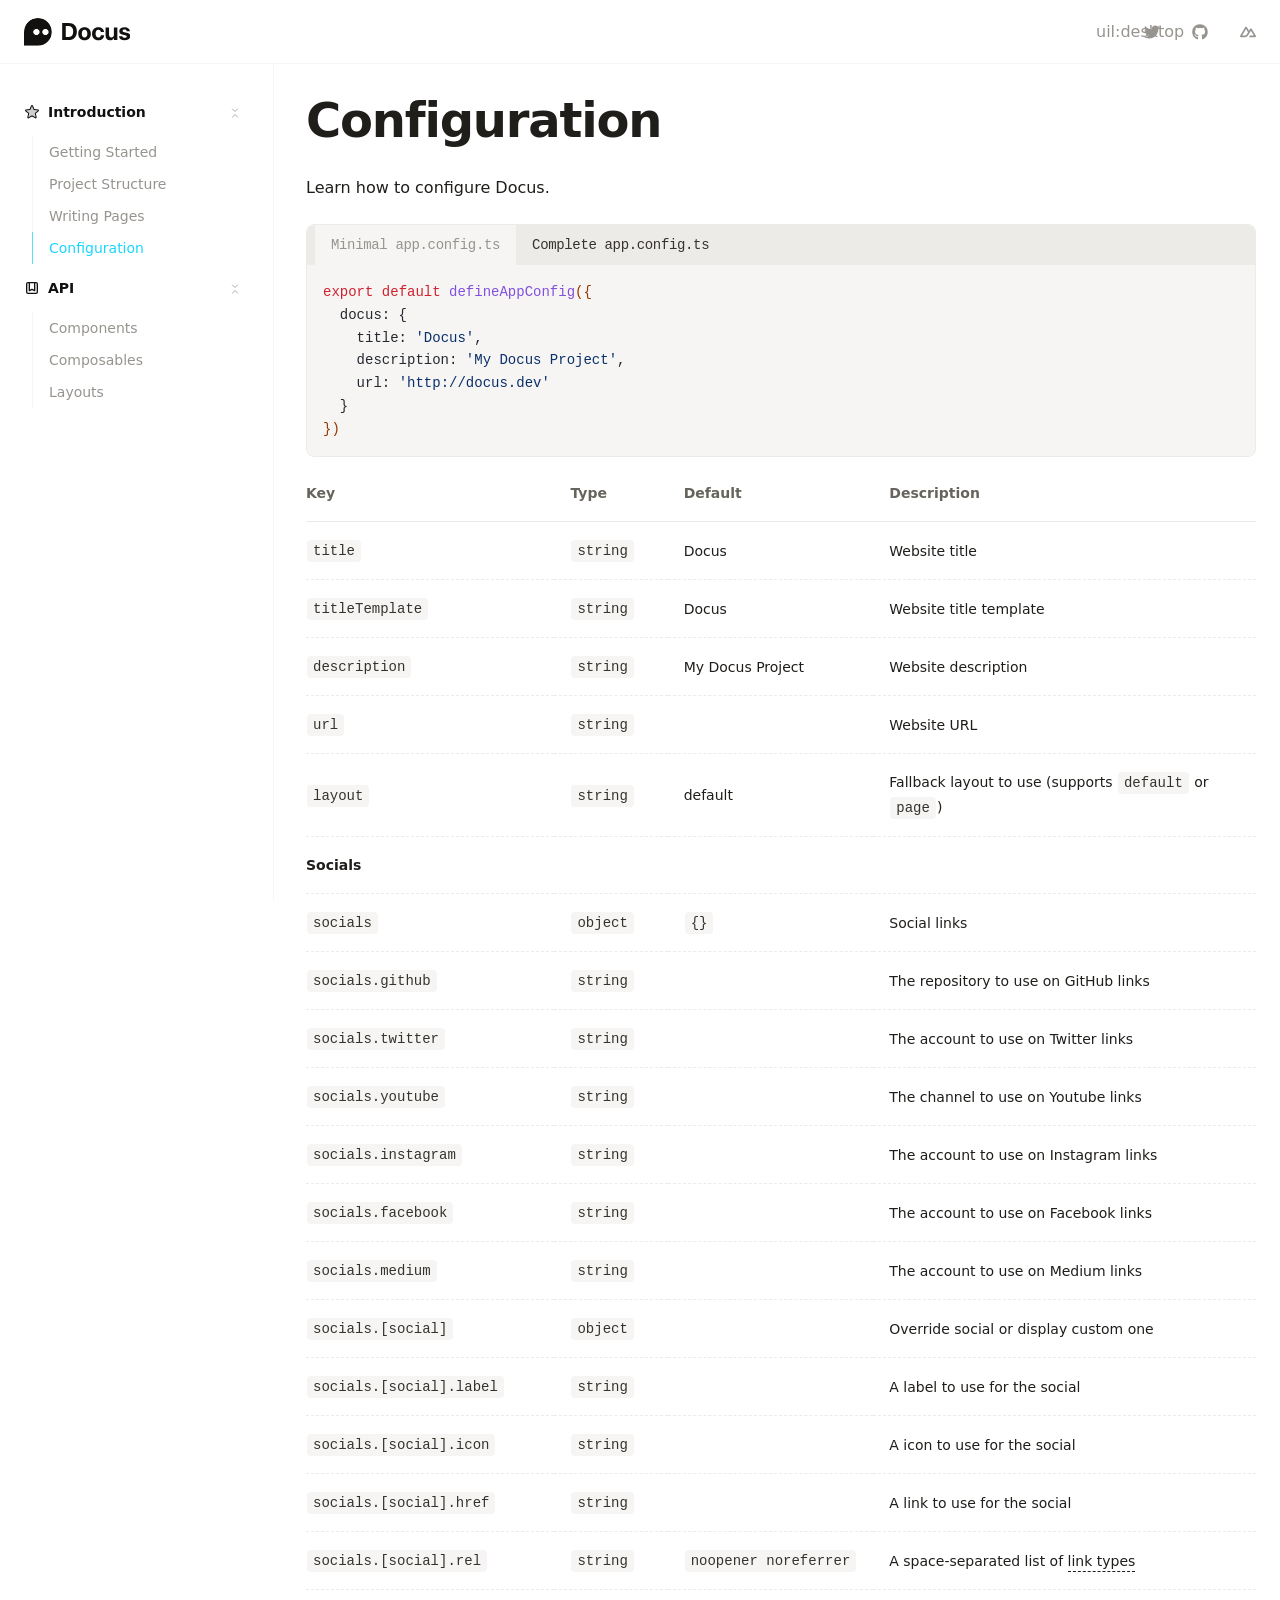
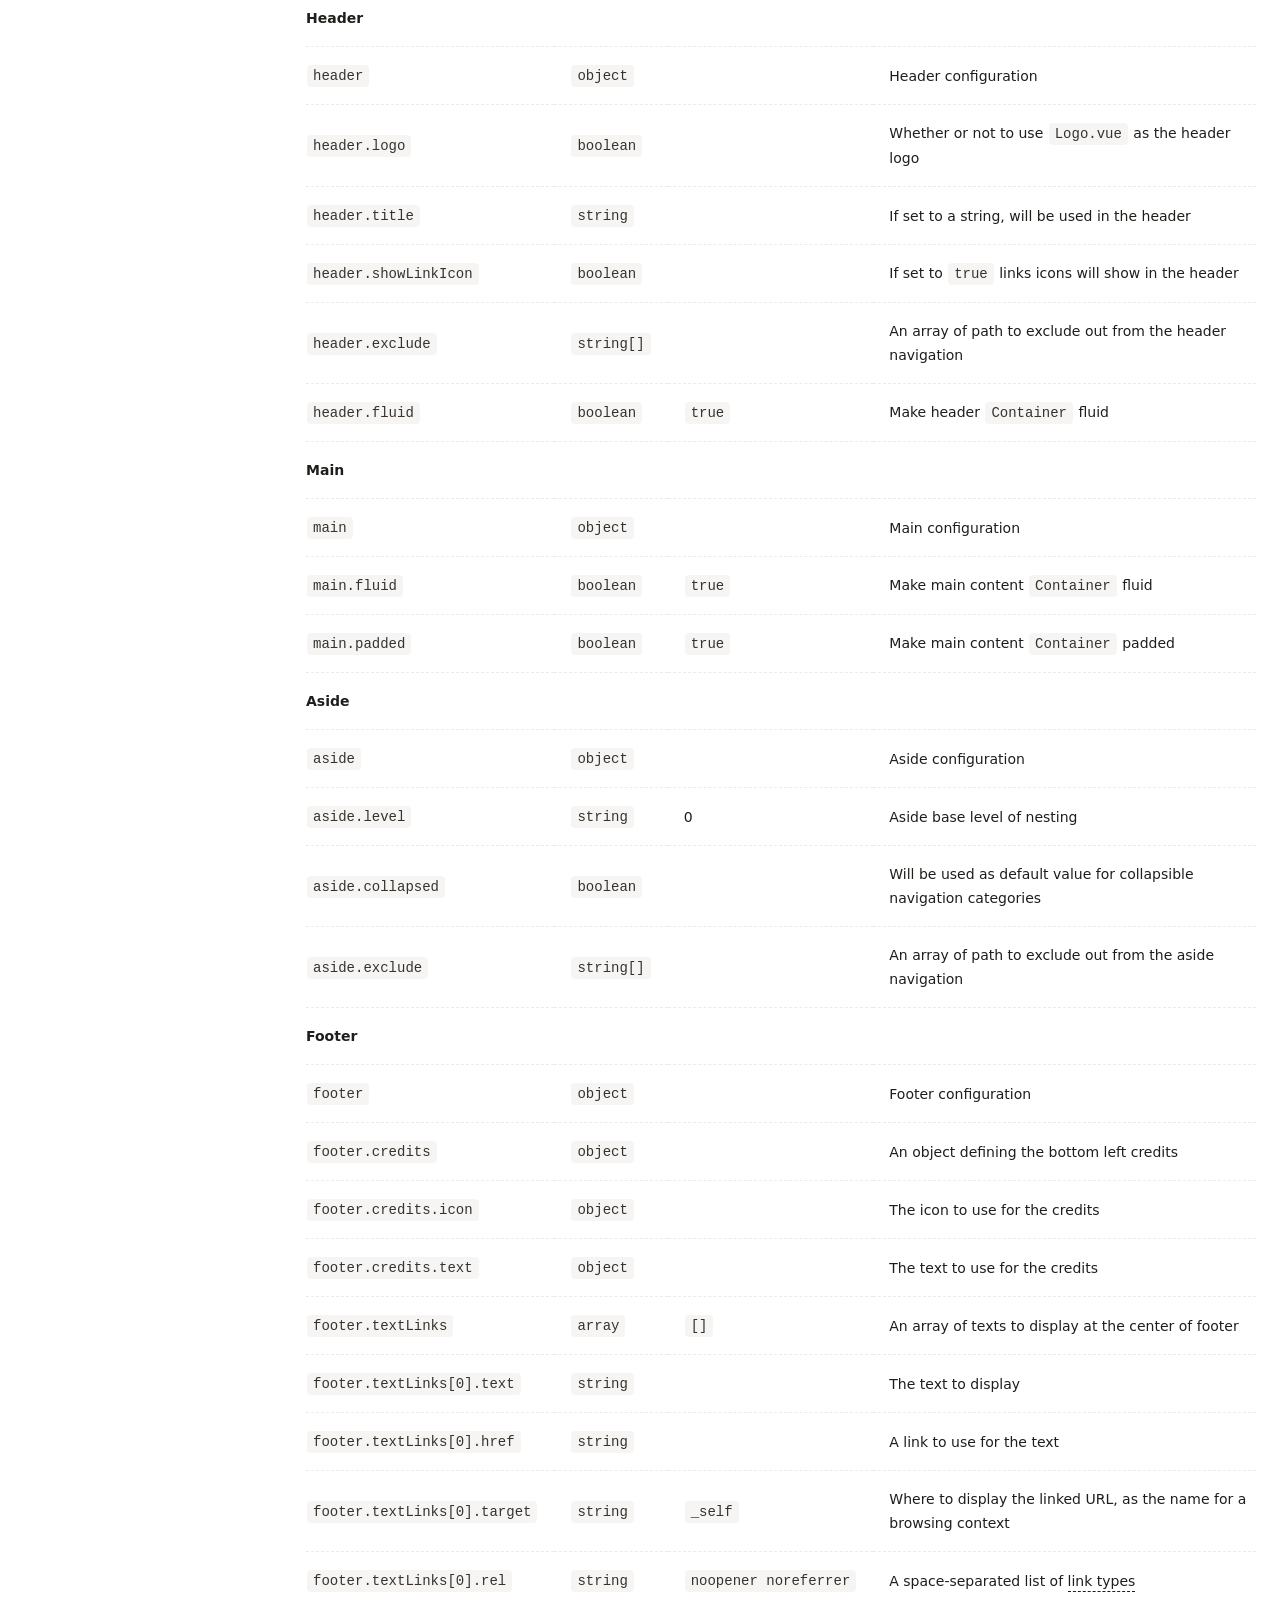
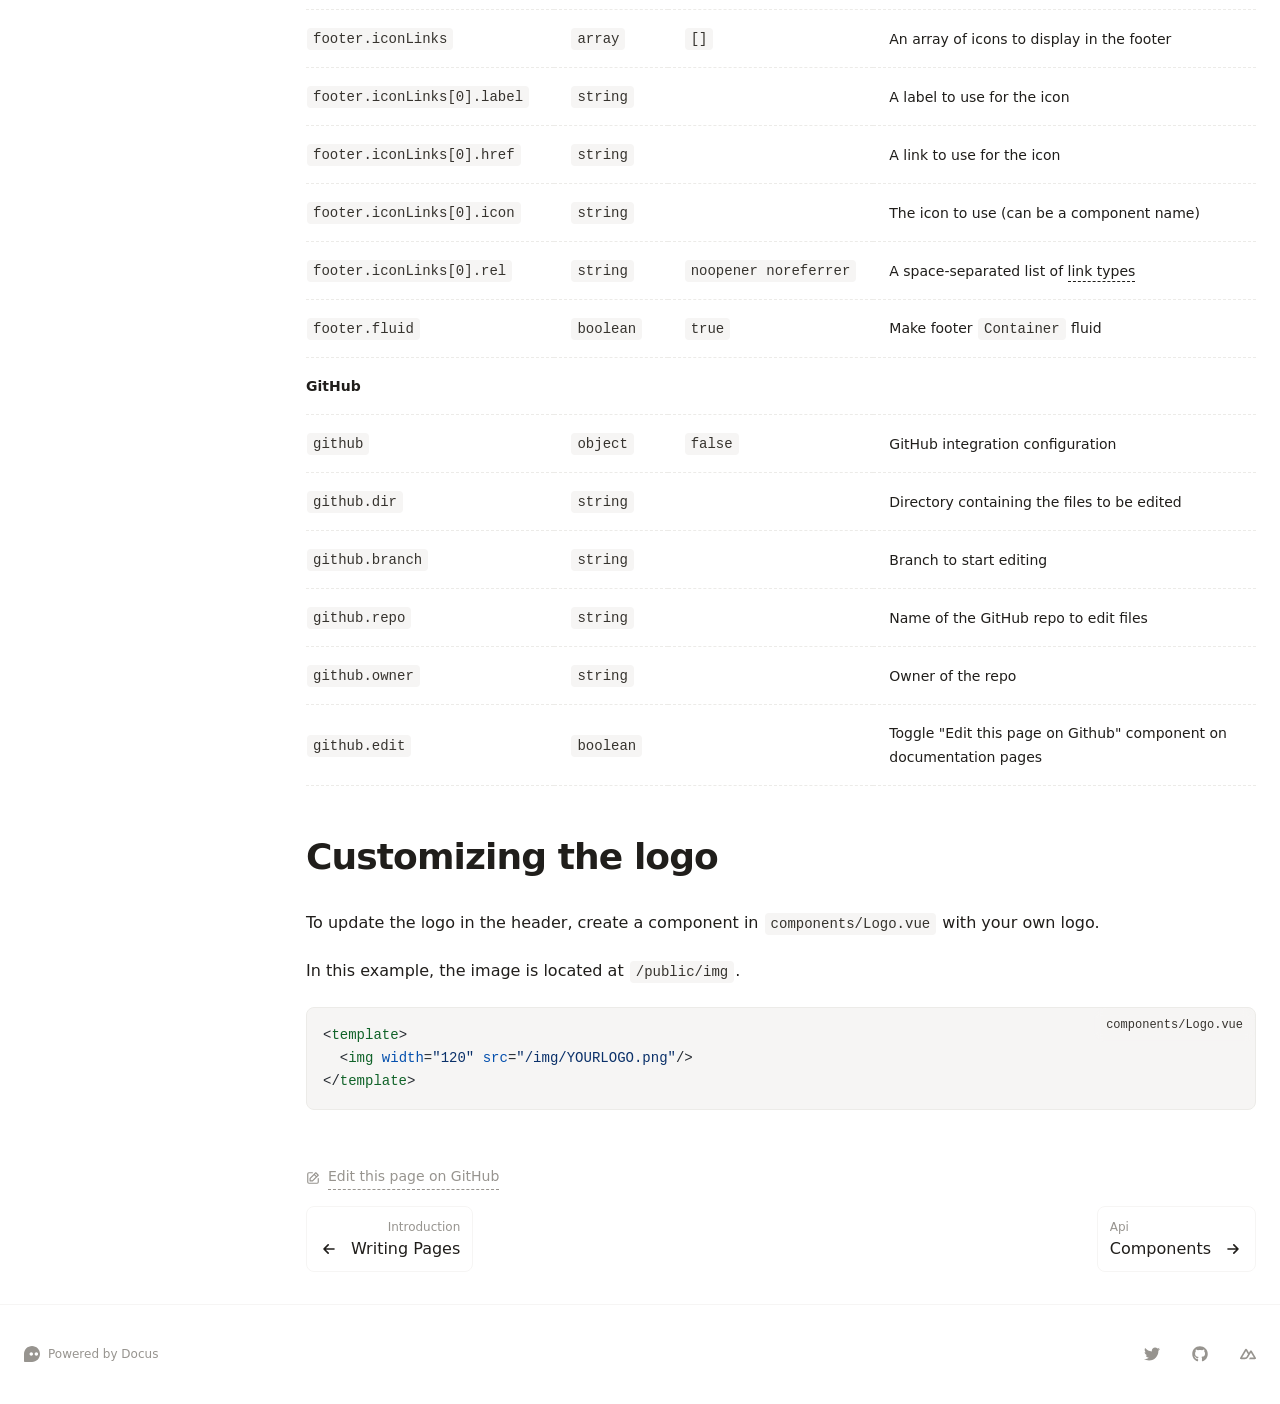
<file: introduction/configuration/index.html>
<!DOCTYPE html>
<html lang="en">
<head><meta charset="utf-8">
<title>Configuration · Docus</title>
<meta name="viewport" content="width=device-width, initial-scale=1">
<meta name="twitter:card" content="summary_large_image">
<meta property="og:image" content="https://user-images.githubusercontent.com/904724/185365452-87b7ca7b-6030-4813-a2db-5e65c785bf88.png">
<meta property="og:title" content="Configuration">
<meta name="description" content="Learn how to configure Docus.">
<meta property="og:description" content="Learn how to configure Docus."><link rel="modulepreload" as="script" crossorigin href="/_nuxt/entry.eebf6123.js"><link rel="preload" as="style" href="/_nuxt/entry.2c69e5f7.css"><link rel="modulepreload" as="script" crossorigin href="/_nuxt/document-driven.07b8cab5.js"><link rel="modulepreload" as="script" crossorigin href="/_nuxt/DocumentDrivenEmpty.e1d1e39d.js"><link rel="modulepreload" as="script" crossorigin href="/_nuxt/ContentRenderer.a8854f2f.js"><link rel="modulepreload" as="script" crossorigin href="/_nuxt/ContentRendererMarkdown.45808987.js"><link rel="modulepreload" as="script" crossorigin href="/_nuxt/DocumentDrivenNotFound.54430a94.js"><link rel="preload" as="style" href="/_nuxt/DocumentDrivenNotFound.3b2b8c26.css"><link rel="modulepreload" as="script" crossorigin href="/_nuxt/ButtonLink.b9ae6260.js"><link rel="preload" as="style" href="/_nuxt/ButtonLink.f1bba381.css"><link rel="modulepreload" as="script" crossorigin href="/_nuxt/ContentSlot.a549e915.js"><link rel="modulepreload" as="script" crossorigin href="/_nuxt/default.f19a2c00.js"><link rel="modulepreload" as="script" crossorigin href="/_nuxt/DocsPageLayout.defa6c20.js"><link rel="preload" as="style" href="/_nuxt/DocsPageLayout.14474a66.css"><link rel="modulepreload" as="script" crossorigin href="/_nuxt/DocsAside.308dc503.js"><link rel="preload" as="style" href="/_nuxt/DocsAside.3da749df.css"><link rel="modulepreload" as="script" crossorigin href="/_nuxt/ProseCodeInline.2d84c321.js"><link rel="preload" as="style" href="/_nuxt/ProseCodeInline.873c7ac7.css"><link rel="modulepreload" as="script" crossorigin href="/_nuxt/Alert.1ce52bbd.js"><link rel="preload" as="style" href="/_nuxt/Alert.dcca94b5.css"><link rel="modulepreload" as="script" crossorigin href="/_nuxt/DocsPageBottom.3e0d2c9e.js"><link rel="preload" as="style" href="/_nuxt/DocsPageBottom.d9748ddb.css"><link rel="modulepreload" as="script" crossorigin href="/_nuxt/ProseA.c6a0e0bd.js"><link rel="preload" as="style" href="/_nuxt/ProseA.baee409d.css"><link rel="modulepreload" as="script" crossorigin href="/_nuxt/EditOnLink.vue.a60c8f48.js"><link rel="modulepreload" as="script" crossorigin href="/_nuxt/DocsPrevNext.0969298b.js"><link rel="preload" as="style" href="/_nuxt/DocsPrevNext.09a503e6.css"><link rel="modulepreload" as="script" crossorigin href="/_nuxt/DocsToc.c01f68dc.js"><link rel="preload" as="style" href="/_nuxt/DocsToc.da8149e0.css"><link rel="modulepreload" as="script" crossorigin href="/_nuxt/DocsTocLinks.9436e246.js"><link rel="preload" as="style" href="/_nuxt/DocsTocLinks.bba25586.css"><link rel="modulepreload" as="script" crossorigin href="/_nuxt/EditOnLink.8e775660.js"><link rel="modulepreload" as="script" crossorigin href="/_nuxt/IconDocus.ba9c278c.js"><link rel="modulepreload" as="script" crossorigin href="/_nuxt/ProseH1.10fa93e0.js"><link rel="preload" as="style" href="/_nuxt/ProseH1.6d63403c.css"><link rel="modulepreload" as="script" crossorigin href="/_nuxt/ProseP.62190358.js"><link rel="preload" as="style" href="/_nuxt/ProseP.b99f89cd.css"><link rel="modulepreload" as="script" crossorigin href="/_nuxt/CodeGroup.76fd792a.js"><link rel="preload" as="style" href="/_nuxt/CodeGroup.890662e9.css"><link rel="modulepreload" as="script" crossorigin href="/_nuxt/TabsHeader.6a6f43ee.js"><link rel="preload" as="style" href="/_nuxt/TabsHeader.f1dd239e.css"><link rel="modulepreload" as="script" crossorigin href="/_nuxt/ProseCode.116000e7.js"><link rel="preload" as="style" href="/_nuxt/ProseCode.585625f1.css"><link rel="modulepreload" as="script" crossorigin href="/_nuxt/index.fc93bd74.js"><link rel="modulepreload" as="script" crossorigin href="/_nuxt/ProseTable.aa58ba1c.js"><link rel="preload" as="style" href="/_nuxt/ProseTable.d34ed667.css"><link rel="modulepreload" as="script" crossorigin href="/_nuxt/ProseThead.4d5b6aac.js"><link rel="preload" as="style" href="/_nuxt/ProseThead.01a5506b.css"><link rel="modulepreload" as="script" crossorigin href="/_nuxt/ProseTr.11922e4f.js"><link rel="preload" as="style" href="/_nuxt/ProseTr.a14ca635.css"><link rel="modulepreload" as="script" crossorigin href="/_nuxt/ProseTh.3d561142.js"><link rel="preload" as="style" href="/_nuxt/ProseTh.f6b542b5.css"><link rel="modulepreload" as="script" crossorigin href="/_nuxt/ProseStrong.5c97a5a8.js"><link rel="preload" as="style" href="/_nuxt/ProseStrong.b01d4b3b.css"><link rel="modulepreload" as="script" crossorigin href="/_nuxt/ProseTbody.3cea7e36.js"><link rel="modulepreload" as="script" crossorigin href="/_nuxt/ProseTd.e5c9ed46.js"><link rel="preload" as="style" href="/_nuxt/ProseTd.0e1894f1.css"><link rel="modulepreload" as="script" crossorigin href="/_nuxt/ProseH2.e941e3e7.js"><link rel="preload" as="style" href="/_nuxt/ProseH2.3a63b076.css"><link rel="prefetch" as="style" href="/_nuxt/page.8aba30cd.css"><link rel="prefetch" as="script" crossorigin href="/_nuxt/page.2fafb5b4.js"><link rel="prefetch" as="script" crossorigin href="/_nuxt/client-db.ed78eb3b.js"><link rel="prefetch" as="script" crossorigin href="/_nuxt/debug.95874a92.js"><link rel="prefetch" as="style" href="/_nuxt/useStudio.a92b5f33.css"><link rel="prefetch" as="script" crossorigin href="/_nuxt/useStudio.3cc79743.js"><link rel="prefetch" as="script" crossorigin href="/_nuxt/asyncData.ee8e366a.js"><link rel="prefetch" as="style" href="/_nuxt/error-404.47a83e66.css"><link rel="prefetch" as="script" crossorigin href="/_nuxt/error-404.986877b3.js"><link rel="prefetch" as="style" href="/_nuxt/error-500.534ab3f3.css"><link rel="prefetch" as="script" crossorigin href="/_nuxt/error-500.d595f91d.js"><style id="pinceau-theme">@media { :root {--pinceau-mq: initial; --docus-loadingBar-gradientColorStop3: #0047e1;--docus-loadingBar-gradientColorStop2: #34cdfe;--docus-loadingBar-gradientColorStop1: #00dc82;--docus-loadingBar-height: 3px;--docus-readableLine: 78ch;--docus-footer-height: 145px;--docus-header-height: 64px;--prose-code-inline-padding: 0.2rem 0.375rem 0.2rem 0.375rem;--prose-code-block-backdropFilter: contrast(1);--prose-code-block-border-style: solid;--prose-code-block-border-width: 1px;--prose-tbody-tr-borderBottom-style: dashed;--prose-tbody-tr-borderBottom-width: 1px;--prose-th-textAlign: inherit;--prose-thead-borderBottom-style: solid;--prose-thead-borderBottom-width: 1px;--prose-thead-border-style: solid;--prose-thead-border-width: 0px;--prose-table-textAlign: start;--prose-hr-width: 1px;--prose-hr-style: solid;--prose-li-listStylePosition: outside;--prose-ol-li-markerColor: currentColor;--prose-ol-paddingInlineStart: 21px;--prose-ol-listStyleType: decimal;--prose-ul-li-markerColor: currentColor;--prose-ul-paddingInlineStart: 21px;--prose-ul-listStyleType: disc;--prose-blockquote-border-style: solid;--prose-blockquote-border-width: 4px;--prose-blockquote-quotes: '201C' '201D' '2018' '2019';--prose-blockquote-paddingInlineStart: 24px;--prose-a-code-color-hover: currentColor;--prose-a-code-color-static: currentColor;--prose-a-hasCode-borderBottom: none;--prose-a-border-distance: 2px;--prose-a-border-color-hover: currentColor;--prose-a-border-color-static: currentColor;--prose-a-border-style-hover: solid;--prose-a-border-style-static: dashed;--prose-a-border-width: 1px;--prose-a-color-static: inherit;--prose-a-textDecoration: none;--prose-h6-margin: 3rem 0 2rem;--prose-h5-margin: 3rem 0 2rem;--prose-h4-margin: 3rem 0 2rem;--prose-h3-margin: 3rem 0 2rem;--prose-h2-margin: 3rem 0 2rem;--prose-h1-margin: 0 0 2rem;--typography-lead-loose: 2;--typography-lead-relaxed: 1.625;--typography-lead-normal: 1.5;--typography-lead-snug: 1.375;--typography-lead-tight: 1.25;--typography-lead-none: 1;--typography-lead-10: 2.5rem;--typography-lead-9: 2.25rem;--typography-lead-8: 2rem;--typography-lead-7: 1.75rem;--typography-lead-6: 1.5rem;--typography-lead-5: 1.25rem;--typography-lead-4: 1rem;--typography-lead-3: .75rem;--typography-lead-2: .5rem;--typography-lead-1: .025rem;--typography-fontWeight-black: 900;--typography-fontWeight-extrabold: 800;--typography-fontWeight-bold: 700;--typography-fontWeight-semibold: 600;--typography-fontWeight-medium: 500;--typography-fontWeight-normal: 400;--typography-fontWeight-light: 300;--typography-fontWeight-extralight: 200;--typography-fontWeight-thin: 100;--typography-fontSize-9xl: 128px;--typography-fontSize-8xl: 96px;--typography-fontSize-7xl: 72px;--typography-fontSize-6xl: 60px;--typography-fontSize-5xl: 48px;--typography-fontSize-4xl: 36px;--typography-fontSize-3xl: 30px;--typography-fontSize-2xl: 24px;--typography-fontSize-xl: 20px;--typography-fontSize-lg: 18px;--typography-fontSize-base: 16px;--typography-fontSize-sm: 14px;--typography-fontSize-xs: 12px;--typography-letterSpacing-wide: 0.025em;--typography-letterSpacing-tight: -0.025em;--typography-verticalMargin-base: 24px;--typography-verticalMargin-sm: 16px;--elements-border-secondary-hover: [object Object];--elements-backdrop-background: #fffc;--elements-backdrop-filter: saturate(200%) blur(20px);--elements-container-maxWidth: 80rem;--lead-loose: 2;--lead-relaxed: 1.625;--lead-normal: 1.5;--lead-snug: 1.375;--lead-tight: 1.25;--lead-none: 1;--lead-10: 2.5rem;--lead-9: 2.25rem;--lead-8: 2rem;--lead-7: 1.75rem;--lead-6: 1.5rem;--lead-5: 1.25rem;--lead-4: 1rem;--lead-3: .75rem;--lead-2: .5rem;--lead-1: .025rem;--letterSpacing-widest: 0.1em;--letterSpacing-wider: 0.05em;--letterSpacing-wide: 0.025em;--letterSpacing-normal: 0em;--letterSpacing-tight: -0.025em;--letterSpacing-tighter: -0.05em;--fontSize-9xl: 8rem;--fontSize-8xl: 6rem;--fontSize-7xl: 4.5rem;--fontSize-6xl: 3.75rem;--fontSize-5xl: 3rem;--fontSize-4xl: 2.25rem;--fontSize-3xl: 1.875rem;--fontSize-2xl: 1.5rem;--fontSize-xl: 1.25rem;--fontSize-lg: 1.125rem;--fontSize-base: 1rem;--fontSize-sm: 0.875rem;--fontSize-xs: 0.75rem;--fontWeight-black: 900;--fontWeight-extrabold: 800;--fontWeight-bold: 700;--fontWeight-semibold: 600;--fontWeight-medium: 500;--fontWeight-normal: 400;--fontWeight-light: 300;--fontWeight-extralight: 200;--fontWeight-thin: 100;--font-mono: ui-monospace, SFMono-Regular, Menlo, Monaco, Consolas, Liberation Mono, Courier New, monospace;--font-serif: ui-serif, Georgia, Cambria, Times New Roman, Times, serif;--font-sans: ui-sans-serif, system-ui, -apple-system, BlinkMacSystemFont, Segoe UI, Roboto, Helvetica Neue, Arial, Noto Sans, sans-serif, Apple Color Emoji, Segoe UI Emoji, Segoe UI Symbol, Noto Color Emoji;--opacity-total: 1;--opacity-high: 0.8;--opacity-medium: 0.5;--opacity-soft: 0.3;--opacity-light: 0.15;--opacity-bright: 0.1;--opacity-noOpacity: 0;--borderWidth-lg: 3px;--borderWidth-md: 2px;--borderWidth-sm: 1px;--borderWidth-noBorder: 0;--space-rem-875: 0.875rem;--space-rem-625: 0.625rem;--space-rem-375: 0.375rem;--space-rem-125: 0.125rem;--space-px: 1px;--space-128: 32rem;--space-96: 24rem;--space-80: 20rem;--space-72: 18rem;--space-64: 16rem;--space-60: 15rem;--space-56: 14rem;--space-52: 13rem;--space-48: 12rem;--space-44: 11rem;--space-40: 10rem;--space-36: 9rem;--space-32: 8rem;--space-28: 7rem;--space-24: 6rem;--space-20: 5rem;--space-16: 4rem;--space-14: 3.5rem;--space-12: 3rem;--space-11: 2.75rem;--space-10: 2.5rem;--space-9: 2.25rem;--space-8: 2rem;--space-7: 1.75rem;--space-6: 1.5rem;--space-5: 1.25rem;--space-4: 1rem;--space-3: 0.75rem;--space-2: 0.5rem;--space-1: 0.25rem;--space-0: 0px;--size-full: 100%;--size-7xl: 80rem;--size-6xl: 72rem;--size-5xl: 64rem;--size-4xl: 56rem;--size-3xl: 48rem;--size-2xl: 42rem;--size-xl: 36rem;--size-lg: 32rem;--size-md: 28rem;--size-sm: 24rem;--size-xs: 20rem;--size-200: 200px;--size-104: 104px;--size-80: 80px;--size-64: 64px;--size-56: 56px;--size-48: 48px;--size-40: 40px;--size-32: 32px;--size-24: 24px;--size-20: 20px;--size-16: 16px;--size-12: 12px;--size-8: 8px;--size-6: 6px;--size-4: 4px;--size-2: 2px;--size-0: 0px;--radii-full: 9999px;--radii-3xl: 1.75rem;--radii-2xl: 1.5rem;--radii-xl: 1rem;--radii-lg: 0.75rem;--radii-md: 0.5rem;--radii-sm: 0.375rem;--radii-xs: 0.25rem;--radii-2xs: 0.125rem;--radii-none: 0px;--shadow-none: 0px 0px 0px 0px transparent;--height-screen: 100vh;--width-screen: 100vw;--color-primary-900: #001A1F;--color-primary-800: #00232B;--color-primary-700: #024757;--color-primary-600: #09A0C1;--color-primary-500: #1AD6FF;--color-primary-400: #55E1FF;--color-primary-300: #82E3FF;--color-primary-200: #C5F2FF;--color-primary-100: #DCF7FF;--color-primary-50: #F1FCFF;--color-ruby-900: #380011;--color-ruby-800: #700021;--color-ruby-700: #a90032;--color-ruby-600: #e10043;--color-ruby-500: #ff1a5e;--color-ruby-400: #ff4079;--color-ruby-300: #ff6694;--color-ruby-200: #ff8dae;--color-ruby-100: #ffb3c9;--color-ruby-50: #ffd9e4;--color-pink-900: #380025;--color-pink-800: #70004b;--color-pink-700: #a90070;--color-pink-600: #e10095;--color-pink-500: #ff1ab2;--color-pink-400: #ff40bf;--color-pink-300: #ff66cc;--color-pink-200: #ff8dd8;--color-pink-100: #ffb3e5;--color-pink-50: #ffd9f2;--color-purple-900: #190038;--color-purple-800: #330070;--color-purple-700: #4c00a9;--color-purple-600: #6500e1;--color-purple-500: #811aff;--color-purple-400: #9640ff;--color-purple-300: #ab66ff;--color-purple-200: #c08dff;--color-purple-100: #d5b3ff;--color-purple-50: #ead9ff;--color-royalblue-900: #0b0531;--color-royalblue-800: #160a62;--color-royalblue-700: #211093;--color-royalblue-600: #2c15c4;--color-royalblue-500: #4127e8;--color-royalblue-400: #614bec;--color-royalblue-300: #806ff0;--color-royalblue-200: #a093f3;--color-royalblue-100: #c0b7f7;--color-royalblue-50: #dfdbfb;--color-indigoblue-900: #001238;--color-indigoblue-800: #002370;--color-indigoblue-700: #0035a9;--color-indigoblue-600: #0047e1;--color-indigoblue-500: #1a62ff;--color-indigoblue-400: #407cff;--color-indigoblue-300: #6696ff;--color-indigoblue-200: #8db0ff;--color-indigoblue-100: #b3cbff;--color-indigoblue-50: #d9e5ff;--color-blue-900: #00131D;--color-blue-800: #002235;--color-blue-700: #014267;--color-blue-600: #0069A6;--color-blue-500: #1AADFF;--color-blue-400: #64C7FF;--color-blue-300: #A1DDFF;--color-blue-200: #C6EAFF;--color-blue-100: #DFF3FF;--color-blue-50: #F2FAFF;--color-lightblue-900: #002e38;--color-lightblue-800: #005c70;--color-lightblue-700: #008aa9;--color-lightblue-600: #00b9e1;--color-lightblue-500: #1ad6ff;--color-lightblue-400: #40ddff;--color-lightblue-300: #66e4ff;--color-lightblue-200: #8deaff;--color-lightblue-100: #b3f1ff;--color-lightblue-50: #d9f8ff;--color-teal-900: #062a28;--color-teal-800: #0b544f;--color-teal-700: #117d77;--color-teal-600: #16a79e;--color-teal-500: #1cd1c6;--color-teal-400: #36e4da;--color-teal-300: #5fe9e1;--color-teal-200: #87efe9;--color-teal-100: #aff4f0;--color-teal-50: #d7faf8;--color-pear-900: #2a2b09;--color-pear-800: #545512;--color-pear-700: #7e801b;--color-pear-600: #a8aa24;--color-pear-500: #d0d32f;--color-pear-400: #d8da52;--color-pear-300: #e0e274;--color-pear-200: #e8e997;--color-pear-100: #eff0ba;--color-pear-50: #f7f8dc;--color-red-900: #1C0301;--color-red-800: #340A01;--color-red-700: #701704;--color-red-600: #BB2402;--color-red-500: #FF3B10;--color-red-400: #FF7353;--color-red-300: #FFA692;--color-red-200: #FFDED7;--color-red-100: #FFF3F0;--color-red-50: #FFF9F8;--color-orange-900: #381800;--color-orange-800: #702f00;--color-orange-700: #a94700;--color-orange-600: #e15e00;--color-orange-500: #ff7a1a;--color-orange-400: #ff9040;--color-orange-300: #ffa666;--color-orange-200: #ffbd8d;--color-orange-100: #ffd3b3;--color-orange-50: #ffe9d9;--color-yellow-900: #1B1500;--color-yellow-800: #292100;--color-yellow-700: #614E02;--color-yellow-600: #CBA408;--color-yellow-500: #FBCA05;--color-yellow-400: #FFDC4E;--color-yellow-300: #FFE372;--color-yellow-200: #FFF0B1;--color-yellow-100: #FFF6D3;--color-yellow-50: #FFFCEE;--color-green-900: #00190F;--color-green-800: #002817;--color-green-700: #006037;--color-green-600: #00B467;--color-green-500: #0DD885;--color-green-400: #3CEEA5;--color-green-300: #86FBCB;--color-green-200: #C3FFE6;--color-green-100: #DEFFF1;--color-green-50: #ECFFF7;--color-gray-900: #121110;--color-gray-800: #201E1B;--color-gray-700: #36332E;--color-gray-600: #67635D;--color-gray-500: #97948F;--color-gray-400: #ADA9A4;--color-gray-300: #DBD9D3;--color-gray-200: #ECEBE8;--color-gray-100: #F6F5F4;--color-gray-50: #FBFBFB;--color-black: #0B0A0A;--color-white: #ffffff;--media-portrait: only screen and (orientation: portrait);--media-landscape: only screen and (orientation: landscape);--media-rm: (prefers-reduced-motion: reduce);--media-2xl: (min-width: 1536px);--media-xl: (min-width: 1280px);--media-lg: (min-width: 1024px);--media-md: (min-width: 768px);--media-sm: (min-width: 640px);--media-xs: (min-width: 475px);--docus-footer-padding: var(--space-4) 0;--docus-header-title-color-hover: var(--color-primary-500);--docus-header-title-color-static: var(--color-gray-900);--docus-header-title-fontWeight: var(--fontWeight-bold);--docus-header-title-fontSize: var(--fontSize-2xl);--docus-header-logo-height: var(--space-6);--docus-body-fontFamily: var(--font-sans);--docus-body-color: var(--color-gray-800);--docus-body-backgroundColor: var(--color-white);--prose-code-inline-fontWeight: var(--typography-fontWeight-normal);--prose-code-inline-fontSize: var(--typography-fontSize-sm);--prose-code-inline-borderRadius: var(--radii-xs);--prose-code-block-pre-padding: var(--typography-verticalMargin-sm);--prose-code-block-margin: var(--typography-verticalMargin-base) 0;--prose-code-block-fontSize: var(--typography-fontSize-sm);--prose-tbody-code-inline-fontSize: var(--typography-fontSize-sm);--prose-tbody-td-padding: var(--typography-verticalMargin-sm);--prose-th-fontWeight: var(--typography-fontWeight-semibold);--prose-th-padding: 0 var(--typography-verticalMargin-sm) var(--typography-verticalMargin-sm) var(--typography-verticalMargin-sm);--prose-table-lineHeight: var(--typography-lead-6);--prose-table-fontSize: var(--typography-fontSize-sm);--prose-table-margin: var(--typography-verticalMargin-base) 0;--prose-hr-margin: var(--typography-verticalMargin-base) 0;--prose-li-margin: var(--typography-verticalMargin-sm) 0;--prose-ol-margin: var(--typography-verticalMargin-base) 0;--prose-ul-margin: var(--typography-verticalMargin-base) 0;--prose-blockquote-margin: var(--typography-verticalMargin-base) 0;--prose-a-code-border-style: var(--prose-a-border-style-static);--prose-a-code-border-width: var(--prose-a-border-width);--prose-a-fontWeight: var(--typography-fontWeight-medium);--prose-img-margin: var(--typography-verticalMargin-base) 0;--prose-strong-fontWeight: var(--typography-fontWeight-semibold);--prose-h6-iconSize: var(--typography-fontSize-base);--prose-h6-fontWeight: var(--typography-fontWeight-semibold);--prose-h6-lineHeight: var(--typography-lead-normal);--prose-h6-fontSize: var(--typography-fontSize-lg);--prose-h5-iconSize: var(--typography-fontSize-lg);--prose-h5-fontWeight: var(--typography-fontWeight-semibold);--prose-h5-lineHeight: var(--typography-lead-snug);--prose-h5-fontSize: var(--typography-fontSize-xl);--prose-h4-iconSize: var(--typography-fontSize-lg);--prose-h4-letterSpacing: var(--typography-letterSpacing-tight);--prose-h4-fontWeight: var(--typography-fontWeight-semibold);--prose-h4-lineHeight: var(--typography-lead-snug);--prose-h4-fontSize: var(--typography-fontSize-2xl);--prose-h3-iconSize: var(--typography-fontSize-xl);--prose-h3-letterSpacing: var(--typography-letterSpacing-tight);--prose-h3-fontWeight: var(--typography-fontWeight-semibold);--prose-h3-lineHeight: var(--typography-lead-snug);--prose-h3-fontSize: var(--typography-fontSize-3xl);--prose-h2-iconSize: var(--typography-fontSize-2xl);--prose-h2-letterSpacing: var(--typography-letterSpacing-tight);--prose-h2-fontWeight: var(--typography-fontWeight-semibold);--prose-h2-lineHeight: var(--typography-lead-tight);--prose-h2-fontSize: var(--typography-fontSize-4xl);--prose-h1-iconSize: var(--typography-fontSize-3xl);--prose-h1-letterSpacing: var(--typography-letterSpacing-tight);--prose-h1-fontWeight: var(--typography-fontWeight-bold);--prose-h1-lineHeight: var(--typography-lead-tight);--prose-h1-fontSize: var(--typography-fontSize-5xl);--prose-p-br-margin: var(--typography-verticalMargin-base) 0 0 0;--prose-p-margin: var(--typography-verticalMargin-base) 0;--prose-p-lineHeight: var(--typography-lead-normal);--prose-p-fontSize: var(--typography-fontSize-base);--typography-color-secondary-900: var(--color-gray-900);--typography-color-secondary-800: var(--color-gray-800);--typography-color-secondary-700: var(--color-gray-700);--typography-color-secondary-600: var(--color-gray-600);--typography-color-secondary-500: var(--color-gray-500);--typography-color-secondary-400: var(--color-gray-400);--typography-color-secondary-300: var(--color-gray-300);--typography-color-secondary-200: var(--color-gray-200);--typography-color-secondary-100: var(--color-gray-100);--typography-color-secondary-50: var(--color-gray-50);--typography-color-primary-900: var(--color-primary-900);--typography-color-primary-800: var(--color-primary-800);--typography-color-primary-700: var(--color-primary-700);--typography-color-primary-600: var(--color-primary-600);--typography-color-primary-500: var(--color-primary-500);--typography-color-primary-400: var(--color-primary-400);--typography-color-primary-300: var(--color-primary-300);--typography-color-primary-200: var(--color-primary-200);--typography-color-primary-100: var(--color-primary-100);--typography-color-primary-50: var(--color-primary-50);--typography-font-code: var(--font-mono);--typography-font-body: var(--font-sans);--typography-font-display: var(--font-sans);--typography-body-backgroundColor: var(--color-white);--typography-body-color: var(--color-black);--elements-state-danger-borderColor-secondary: var(--color-red-200);--elements-state-danger-borderColor-primary: var(--color-red-100);--elements-state-danger-backgroundColor-secondary: var(--color-red-100);--elements-state-danger-backgroundColor-primary: var(--color-red-50);--elements-state-danger-color-secondary: var(--color-red-600);--elements-state-danger-color-primary: var(--color-red-500);--elements-state-warning-borderColor-secondary: var(--color-yellow-200);--elements-state-warning-borderColor-primary: var(--color-yellow-100);--elements-state-warning-backgroundColor-secondary: var(--color-yellow-100);--elements-state-warning-backgroundColor-primary: var(--color-yellow-50);--elements-state-warning-color-secondary: var(--color-yellow-700);--elements-state-warning-color-primary: var(--color-yellow-600);--elements-state-success-borderColor-secondary: var(--color-green-200);--elements-state-success-borderColor-primary: var(--color-green-100);--elements-state-success-backgroundColor-secondary: var(--color-green-100);--elements-state-success-backgroundColor-primary: var(--color-green-50);--elements-state-success-color-secondary: var(--color-green-600);--elements-state-success-color-primary: var(--color-green-500);--elements-state-info-borderColor-secondary: var(--color-blue-200);--elements-state-info-borderColor-primary: var(--color-blue-100);--elements-state-info-backgroundColor-secondary: var(--color-blue-100);--elements-state-info-backgroundColor-primary: var(--color-blue-50);--elements-state-info-color-secondary: var(--color-blue-600);--elements-state-info-color-primary: var(--color-blue-500);--elements-state-primary-borderColor-secondary: var(--color-primary-200);--elements-state-primary-borderColor-primary: var(--color-primary-100);--elements-state-primary-backgroundColor-secondary: var(--color-primary-100);--elements-state-primary-backgroundColor-primary: var(--color-primary-50);--elements-state-primary-color-secondary: var(--color-primary-700);--elements-state-primary-color-primary: var(--color-primary-600);--elements-surface-secondary-backgroundColor: var(--color-gray-200);--elements-surface-primary-backgroundColor: var(--color-gray-100);--elements-surface-background-base: var(--color-gray-100);--elements-border-secondary-static: var(--color-gray-200);--elements-border-primary-hover: var(--color-gray-200);--elements-border-primary-static: var(--color-gray-100);--elements-container-padding-md: var(--space-6);--elements-container-padding-sm: var(--space-6);--elements-container-padding-xs: var(--space-4);--elements-container-padding-mobile: var(--space-4);--elements-text-secondary-color-hover: var(--color-gray-700);--elements-text-secondary-color-static: var(--color-gray-500);--elements-text-primary-color-static: var(--color-gray-900);--text-6xl-lineHeight: var(--lead-none);--text-6xl-fontSize: var(--fontSize-6xl);--text-5xl-lineHeight: var(--lead-none);--text-5xl-fontSize: var(--fontSize-5xl);--text-4xl-lineHeight: var(--lead-10);--text-4xl-fontSize: var(--fontSize-4xl);--text-3xl-lineHeight: var(--lead-9);--text-3xl-fontSize: var(--fontSize-3xl);--text-2xl-lineHeight: var(--lead-8);--text-2xl-fontSize: var(--fontSize-2xl);--text-xl-lineHeight: var(--lead-7);--text-xl-fontSize: var(--fontSize-xl);--text-lg-lineHeight: var(--lead-7);--text-lg-fontSize: var(--fontSize-lg);--text-base-lineHeight: var(--lead-6);--text-base-fontSize: var(--fontSize-base);--text-sm-lineHeight: var(--lead-5);--text-sm-fontSize: var(--fontSize-sm);--text-xs-lineHeight: var(--lead-4);--text-xs-fontSize: var(--fontSize-xs);--color-shadow: var(--color-gray-400);--color-secondary-900: var(--color-gray-900);--color-secondary-800: var(--color-gray-800);--color-secondary-700: var(--color-gray-700);--color-secondary-600: var(--color-gray-600);--color-secondary-500: var(--color-gray-500);--color-secondary-400: var(--color-gray-400);--color-secondary-300: var(--color-gray-300);--color-secondary-200: var(--color-gray-200);--color-secondary-100: var(--color-gray-100);--color-secondary-50: var(--color-gray-50);--prose-code-inline-backgroundColor: var(--typography-color-secondary-100);--prose-code-inline-color: var(--typography-color-secondary-700);--prose-code-block-backgroundColor: var(--typography-color-secondary-100);--prose-code-block-color: var(--typography-color-secondary-700);--prose-code-block-border-color: var(--typography-color-secondary-200);--prose-tbody-tr-borderBottom-color: var(--typography-color-secondary-200);--prose-th-color: var(--typography-color-secondary-600);--prose-thead-borderBottom-color: var(--typography-color-secondary-200);--prose-thead-border-color: var(--typography-color-secondary-300);--prose-hr-color: var(--typography-color-secondary-200);--prose-blockquote-border-color: var(--typography-color-secondary-200);--prose-blockquote-color: var(--typography-color-secondary-500);--prose-a-code-background-hover: var(--typography-color-primary-50);--prose-a-code-border-color-hover: var(--typography-color-primary-500);--prose-a-code-border-color-static: var(--typography-color-secondary-400);--prose-a-color-hover: var(--typography-color-primary-500);--shadow-2xl: 0px 25px 50px -12px var(--color-shadow);--shadow-xl: 0px 20px 25px -5px var(--color-shadow), 0px 8px 10px -6px var(--color-shadow);--shadow-lg: 0px 10px 15px -3px var(--color-shadow), 0px 4px 6px -4px var(--color-shadow);--shadow-md: 0px 4px 6px -1px var(--color-shadow), 0px 2px 4px -2px var(--color-shadow);--shadow-sm: 0px 1px 3px 0px var(--color-shadow), 0px 1px 2px -1px var(--color-shadow);--shadow-xs: 0px 1px 2px 0px var(--color-shadow); } }@media { :root.dark {--pinceau-mq: dark; --prose-code-block-backdropFilter: contrast(1);--prose-ol-li-markerColor: currentColor;--prose-ul-li-markerColor: currentColor;--prose-a-code-color-hover: currentColor;--prose-a-code-color-static: currentColor;--prose-a-border-color-hover: currentColor;--prose-a-border-color-static: currentColor;--prose-a-color-static: inherit;--elements-backdrop-background: #0c0d0ccc;--docus-header-title-color-static: var(--color-gray-100);--docus-body-color: var(--color-gray-200);--docus-body-backgroundColor: var(--color-black);--typography-body-backgroundColor: var(--color-black);--typography-body-color: var(--color-white);--elements-state-danger-borderColor-secondary: var(--color-red-700);--elements-state-danger-borderColor-primary: var(--color-red-800);--elements-state-danger-backgroundColor-secondary: var(--color-red-800);--elements-state-danger-backgroundColor-primary: var(--color-red-900);--elements-state-danger-color-secondary: var(--color-red-200);--elements-state-danger-color-primary: var(--color-red-300);--elements-state-warning-borderColor-secondary: var(--color-yellow-700);--elements-state-warning-borderColor-primary: var(--color-yellow-800);--elements-state-warning-backgroundColor-secondary: var(--color-yellow-800);--elements-state-warning-backgroundColor-primary: var(--color-yellow-900);--elements-state-warning-color-secondary: var(--color-yellow-200);--elements-state-warning-color-primary: var(--color-yellow-400);--elements-state-success-borderColor-secondary: var(--color-green-700);--elements-state-success-borderColor-primary: var(--color-green-800);--elements-state-success-backgroundColor-secondary: var(--color-green-800);--elements-state-success-backgroundColor-primary: var(--color-green-900);--elements-state-success-color-secondary: var(--color-green-200);--elements-state-success-color-primary: var(--color-green-400);--elements-state-info-borderColor-secondary: var(--color-blue-700);--elements-state-info-borderColor-primary: var(--color-blue-800);--elements-state-info-backgroundColor-secondary: var(--color-blue-800);--elements-state-info-backgroundColor-primary: var(--color-blue-900);--elements-state-info-color-secondary: var(--color-blue-200);--elements-state-info-color-primary: var(--color-blue-400);--elements-state-primary-borderColor-secondary: var(--color-primary-700);--elements-state-primary-borderColor-primary: var(--color-primary-800);--elements-state-primary-backgroundColor-secondary: var(--color-primary-800);--elements-state-primary-backgroundColor-primary: var(--color-primary-900);--elements-state-primary-color-secondary: var(--color-primary-200);--elements-state-primary-color-primary: var(--color-primary-400);--elements-surface-secondary-backgroundColor: var(--color-gray-800);--elements-surface-primary-backgroundColor: var(--color-gray-900);--elements-surface-background-base: var(--color-gray-900);--elements-border-secondary-static: var(--color-gray-800);--elements-border-primary-hover: var(--color-gray-800);--elements-border-primary-static: var(--color-gray-900);--elements-text-secondary-color-hover: var(--color-gray-200);--elements-text-secondary-color-static: var(--color-gray-400);--elements-text-primary-color-static: var(--color-gray-50);--color-shadow: var(--color-gray-800);--prose-code-inline-backgroundColor: var(--typography-color-secondary-800);--prose-code-inline-color: var(--typography-color-secondary-200);--prose-code-block-backgroundColor: var(--typography-color-secondary-900);--prose-code-block-color: var(--typography-color-secondary-200);--prose-code-block-border-color: var(--typography-color-secondary-800);--prose-tbody-tr-borderBottom-color: var(--typography-color-secondary-800);--prose-th-color: var(--typography-color-secondary-400);--prose-thead-borderBottom-color: var(--typography-color-secondary-800);--prose-thead-border-color: var(--typography-color-secondary-600);--prose-hr-color: var(--typography-color-secondary-800);--prose-blockquote-border-color: var(--typography-color-secondary-700);--prose-blockquote-color: var(--typography-color-secondary-400);--prose-a-code-background-hover: var(--typography-color-primary-900);--prose-a-code-border-color-hover: var(--typography-color-primary-600);--prose-a-code-border-color-static: var(--typography-color-secondary-600);--prose-a-color-hover: var(--typography-color-primary-400); } }@media (min-width: 640px) { :root {--pinceau-mq: sm; --docus-footer-height: 100px;--docus-header-logo-height: var(--space-7); } }</style><style id="pinceau-runtime-hydratable">@media{.phy[--]{--puid:ozNuIr-v;}.pv-205p-G{padding-left:var(--elements-container-padding-mobile);padding-right:var(--elements-container-padding-mobile);}@media (min-width: 475px){.pv-205p-G{padding-left:var(--elements-container-padding-xs);padding-right:var(--elements-container-padding-xs);}}@media (min-width: 640px){.pv-205p-G{padding-left:var(--elements-container-padding-sm);padding-right:var(--elements-container-padding-sm);}}@media (min-width: 768px){.pv-205p-G{padding-left:var(--elements-container-padding-md);padding-right:var(--elements-container-padding-md);}}} @media{.phy[--]{--puid:pCmIuB-v;}.pv--ruA8C{max-width:var(--elements-container-maxWidth);padding-left:var(--elements-container-padding-mobile);padding-right:var(--elements-container-padding-mobile);}@media (min-width: 475px){.pv--ruA8C{padding-left:var(--elements-container-padding-xs);padding-right:var(--elements-container-padding-xs);}}@media (min-width: 640px){.pv--ruA8C{padding-left:var(--elements-container-padding-sm);padding-right:var(--elements-container-padding-sm);}}@media (min-width: 768px){.pv--ruA8C{padding-left:var(--elements-container-padding-md);padding-right:var(--elements-container-padding-md);}}} </style><link rel="stylesheet" href="/_nuxt/entry.2c69e5f7.css"><link rel="stylesheet" href="/_nuxt/DocumentDrivenNotFound.3b2b8c26.css"><link rel="stylesheet" href="/_nuxt/ButtonLink.f1bba381.css"><link rel="stylesheet" href="/_nuxt/DocsPageLayout.14474a66.css"><link rel="stylesheet" href="/_nuxt/DocsAside.3da749df.css"><link rel="stylesheet" href="/_nuxt/ProseCodeInline.873c7ac7.css"><link rel="stylesheet" href="/_nuxt/Alert.dcca94b5.css"><link rel="stylesheet" href="/_nuxt/DocsPageBottom.d9748ddb.css"><link rel="stylesheet" href="/_nuxt/ProseA.baee409d.css"><link rel="stylesheet" href="/_nuxt/DocsPrevNext.09a503e6.css"><link rel="stylesheet" href="/_nuxt/DocsToc.da8149e0.css"><link rel="stylesheet" href="/_nuxt/DocsTocLinks.bba25586.css"><link rel="stylesheet" href="/_nuxt/ProseH1.6d63403c.css"><link rel="stylesheet" href="/_nuxt/ProseP.b99f89cd.css"><link rel="stylesheet" href="/_nuxt/CodeGroup.890662e9.css"><link rel="stylesheet" href="/_nuxt/TabsHeader.f1dd239e.css"><link rel="stylesheet" href="/_nuxt/ProseCode.585625f1.css"><link rel="stylesheet" href="/_nuxt/ProseTable.d34ed667.css"><link rel="stylesheet" href="/_nuxt/ProseThead.01a5506b.css"><link rel="stylesheet" href="/_nuxt/ProseTr.a14ca635.css"><link rel="stylesheet" href="/_nuxt/ProseTh.f6b542b5.css"><link rel="stylesheet" href="/_nuxt/ProseStrong.b01d4b3b.css"><link rel="stylesheet" href="/_nuxt/ProseTd.0e1894f1.css"><link rel="stylesheet" href="/_nuxt/ProseH2.3a63b076.css"><script>"use strict";(()=>{const a=window,e=document.documentElement,m=["dark","light"],c=window.localStorage.getItem("nuxt-color-mode")||"system";let n=c==="system"?f():c;const l=e.getAttribute("data-color-mode-forced");l&&(n=l),i(n),a["__NUXT_COLOR_MODE__"]={preference:c,value:n,getColorScheme:f,addColorScheme:i,removeColorScheme:d};function i(o){const t=""+o+"",s="theme";e.classList?e.classList.add(t):e.className+=" "+t,s&&e.setAttribute("data-"+s,o)}function d(o){const t=""+o+"",s="theme";e.classList?e.classList.remove(t):e.className=e.className.replace(new RegExp(t,"g"),""),s&&e.removeAttribute("data-"+s)}function r(o){return a.matchMedia("(prefers-color-scheme"+o+")")}function f(){if(a.matchMedia&&r("").media!=="not all"){for(const o of m)if(r(":"+o).matches)return o}return"light"}})();
</script></head>
<body ><!----><!--teleport anchor--><div id="__nuxt"><div class="app-layout" data-v-b8abb6d6><div class="nuxt-progress" style="width:0%;opacity:0;background-size:Infinity% auto;" data-v-b8abb6d6></div><header class="has-dialog" data-v-b8abb6d6 data-v-df8d88e4><div class="container pv-205p-G pc-ozNuIr" data-v-df8d88e4 data-v-6d327d86><!--[--><div class="section left" data-v-df8d88e4><!--[--><button aria-label="Menu" data-v-16377c12><svg xmlns="http://www.w3.org/2000/svg" xmlns:xlink="http://www.w3.org/1999/xlink" role="img" class="icon" data-v-16377c12 style="" width="1em" height="1em" viewBox="0 0 24 24" data-v-121c6e7d><path fill="none" stroke="currentColor" stroke-linecap="round" stroke-linejoin="round" stroke-width="2" d="M4 6h16M4 12h16M4 18h16"/></svg></button><!--teleport start--><!--teleport end--><!--]--><a href="/" class="navbar-logo" aria-label="Docus" data-v-df8d88e4 data-v-c7ad16d9><span class="logo" data-v-c7ad16d9><svg viewbox="0 0 167 44" fill="none" xmlns="http://www.w3.org/2000/svg" data-v-c7ad16d9 data-v-b2e79d72><path d="M60 34.5945H70.2569C78.3172 34.5945 83.064 29.6369 83.064 21.1959V21.159C83.064 12.7365 78.2986 8 70.2569 8H60V34.5945ZM65.6217 29.987V12.5891H69.5867C74.5197 12.5891 77.3306 15.63 77.3306 21.1775V21.2143C77.3306 26.9645 74.6128 29.987 69.5867 29.987H65.6217Z" fill="currentColor" data-v-b2e79d72></path><path d="M95.1966 35C101.228 35 105.081 31.1666 105.081 24.716V24.6792C105.081 18.284 101.153 14.4321 95.178 14.4321C89.2211 14.4321 85.312 18.3208 85.312 24.6792V24.716C85.312 31.1481 89.1281 35 95.1966 35ZM95.2152 30.7795C92.5346 30.7795 90.8407 28.5863 90.8407 24.716V24.6792C90.8407 20.8642 92.5532 18.6526 95.178 18.6526C97.8213 18.6526 99.5525 20.8642 99.5525 24.6792V24.716C99.5525 28.5679 97.8585 30.7795 95.2152 30.7795Z" fill="currentColor" data-v-b2e79d72></path><path d="M116.823 35C122.147 35 125.59 31.7195 125.851 27.4068V27.2962H120.788L120.769 27.4621C120.397 29.4526 119.038 30.7795 116.86 30.7795C114.179 30.7795 112.504 28.5863 112.504 24.716V24.6976C112.504 20.9195 114.179 18.6526 116.841 18.6526C119.094 18.6526 120.415 20.0901 120.751 21.97L120.788 22.1358H125.832V22.0068C125.628 17.7311 122.184 14.4321 116.767 14.4321C110.792 14.4321 106.975 18.3577 106.975 24.6792V24.6976C106.975 31.0744 110.736 35 116.823 35Z" fill="currentColor" data-v-b2e79d72></path><path d="M135.08 35C138.095 35 140.143 33.5993 141.167 31.3324H141.278V34.5945H146.714V14.8375H141.278V26.1904C141.278 28.7706 139.733 30.5399 137.295 30.5399C134.856 30.5399 133.628 29.0471 133.628 26.4669V14.8375H128.192V27.5911C128.192 32.2171 130.687 35 135.08 35Z" fill="currentColor" data-v-b2e79d72></path><path d="M158.27 35C163.407 35 167 32.4567 167 28.5863V28.5679C167 25.656 165.287 24.0341 161.118 23.1679L157.73 22.4491C155.719 22.0253 155.031 21.3618 155.031 20.3481V20.3297C155.031 19.058 156.203 18.2287 158.083 18.2287C160.094 18.2287 161.267 19.2976 161.453 20.7167L161.471 20.8642H166.479V20.6799C166.348 17.215 163.389 14.4321 158.083 14.4321C153.001 14.4321 149.725 16.8648 149.725 20.6246V20.643C149.725 23.5918 151.68 25.5085 155.552 26.3195L158.94 27.0198C160.894 27.4437 161.564 28.0519 161.564 29.1024V29.1208C161.564 30.3925 160.317 31.185 158.27 31.185C156.092 31.185 154.919 30.2819 154.565 28.7338L154.528 28.5679H149.223L149.241 28.7338C149.669 32.4751 152.741 35 158.27 35Z" fill="currentColor" data-v-b2e79d72></path><mask id="mask0_109_36" style="mask-type:alpha;" maskUnits="userSpaceOnUse" x="0" y="0" width="44" height="44" data-v-b2e79d72><path fill-rule="evenodd" clip-rule="evenodd" d="M0 21.8104C0 9.76479 9.80347 0 21.8967 0C33.99 0 43.7935 9.76479 43.7935 21.8104C43.7935 33.8559 33.99 43.6207 21.8967 43.6207H0V21.8104ZM19.5294 17.0944C22.1442 17.0944 24.2641 19.2059 24.2641 21.8104C24.2641 24.4148 22.1442 26.526 19.5294 26.526C16.9147 26.526 14.7948 24.4148 14.7948 21.8101C14.7948 19.2059 16.9147 17.0944 19.5294 17.0944V17.0944ZM38.4674 21.8104C38.4674 19.2059 36.3475 17.0944 33.7328 17.0944C31.1183 17.0944 28.9984 19.2059 28.9984 21.8104C28.9984 24.4148 31.1183 26.526 33.7328 26.526C36.3475 26.526 38.4674 24.4148 38.4674 21.8101V21.8104Z" fill="white" data-v-b2e79d72></path></mask><g mask="url(#mask0_109_36)" data-v-b2e79d72><path fill-rule="evenodd" clip-rule="evenodd" d="M0 21.8104C0 9.76479 9.80347 0 21.8967 0C33.99 0 43.7935 9.76479 43.7935 21.8104C43.7935 33.8559 33.99 43.6207 21.8967 43.6207H0V21.8104ZM19.5294 17.0944C22.1442 17.0944 24.2641 19.2059 24.2641 21.8104C24.2641 24.4148 22.1442 26.526 19.5294 26.526C16.9147 26.526 14.7948 24.4148 14.7948 21.8101C14.7948 19.2059 16.9147 17.0944 19.5294 17.0944V17.0944ZM38.4674 21.8104C38.4674 19.2059 36.3475 17.0944 33.7328 17.0944C31.1183 17.0944 28.9984 19.2059 28.9984 21.8104C28.9984 24.4148 31.1183 26.526 33.7328 26.526C36.3475 26.526 38.4674 24.4148 38.4674 21.8101V21.8104Z" fill="currentColor" data-v-b2e79d72></path><path d="M9.9987e-06 43.6206H-0.156525V43.7762H9.9987e-06V43.6206ZM21.8967 -0.156006C9.71704 -0.156006 -0.156525 9.67861 -0.156525 21.8106H0.156545C0.156545 9.8508 9.88991 0.155828 21.8967 0.155828V-0.156006ZM43.9497 21.8103C43.9497 9.67861 34.0764 -0.156006 21.8967 -0.156006V0.155828C33.9036 0.155828 43.6369 9.8508 43.6369 21.8103H43.9497ZM21.8967 43.7762C34.0764 43.7762 43.9497 33.9419 43.9497 21.8103H43.6369C43.6369 33.7697 33.9036 43.4647 21.8967 43.4647V43.7762V43.7762ZM9.9987e-06 43.7762H21.8967V43.4647H9.9987e-06V43.7762ZM-0.156525 21.8103V43.6206H0.156545V21.8103H-0.156525ZM24.4203 21.8103C24.4203 19.1197 22.2306 16.9387 19.5294 16.9387V17.2502C22.0577 17.2502 24.1075 19.2916 24.1075 21.8103H24.4203V21.8103ZM19.5294 26.6816C22.2306 26.6816 24.4203 24.5005 24.4203 21.8103H24.1075C24.1075 24.3286 22.058 26.37 19.5294 26.37V26.6816V26.6816ZM14.6385 21.8106C14.6385 24.5008 16.8282 26.6819 19.5294 26.6819V26.3703C17.0011 26.3703 14.9513 24.3289 14.9513 21.8106H14.6385ZM19.5297 16.9387C16.8285 16.9387 14.6388 19.1197 14.6388 21.8103H14.9516C14.9516 19.2916 17.0011 17.2502 19.5297 17.2502V16.9387ZM33.7331 17.2502C36.2617 17.2502 38.3112 19.2916 38.3112 21.8103H38.624C38.624 19.1197 36.4343 16.9387 33.7331 16.9387V17.2502V17.2502ZM29.155 21.8103C29.155 19.2916 31.2045 17.2502 33.7328 17.2502V16.9387C31.0319 16.9387 28.8422 19.1197 28.8422 21.8103H29.155ZM33.7328 26.37C31.2045 26.37 29.155 24.3286 29.155 21.8103H28.8422C28.8422 24.5005 31.0319 26.6816 33.7328 26.6816V26.37ZM38.3109 21.8106C38.3109 24.3289 36.2614 26.3703 33.7328 26.3703V26.6819C36.434 26.6819 38.6237 24.5008 38.6237 21.8106H38.3109Z" fill="currentColor" data-v-b2e79d72></path></g></svg></span></a></div><div class="section center" data-v-df8d88e4><a href="/" class="navbar-logo" aria-label="Docus" data-v-df8d88e4 data-v-c7ad16d9><span class="logo" data-v-c7ad16d9><svg viewbox="0 0 167 44" fill="none" xmlns="http://www.w3.org/2000/svg" data-v-c7ad16d9 data-v-b2e79d72><path d="M60 34.5945H70.2569C78.3172 34.5945 83.064 29.6369 83.064 21.1959V21.159C83.064 12.7365 78.2986 8 70.2569 8H60V34.5945ZM65.6217 29.987V12.5891H69.5867C74.5197 12.5891 77.3306 15.63 77.3306 21.1775V21.2143C77.3306 26.9645 74.6128 29.987 69.5867 29.987H65.6217Z" fill="currentColor" data-v-b2e79d72></path><path d="M95.1966 35C101.228 35 105.081 31.1666 105.081 24.716V24.6792C105.081 18.284 101.153 14.4321 95.178 14.4321C89.2211 14.4321 85.312 18.3208 85.312 24.6792V24.716C85.312 31.1481 89.1281 35 95.1966 35ZM95.2152 30.7795C92.5346 30.7795 90.8407 28.5863 90.8407 24.716V24.6792C90.8407 20.8642 92.5532 18.6526 95.178 18.6526C97.8213 18.6526 99.5525 20.8642 99.5525 24.6792V24.716C99.5525 28.5679 97.8585 30.7795 95.2152 30.7795Z" fill="currentColor" data-v-b2e79d72></path><path d="M116.823 35C122.147 35 125.59 31.7195 125.851 27.4068V27.2962H120.788L120.769 27.4621C120.397 29.4526 119.038 30.7795 116.86 30.7795C114.179 30.7795 112.504 28.5863 112.504 24.716V24.6976C112.504 20.9195 114.179 18.6526 116.841 18.6526C119.094 18.6526 120.415 20.0901 120.751 21.97L120.788 22.1358H125.832V22.0068C125.628 17.7311 122.184 14.4321 116.767 14.4321C110.792 14.4321 106.975 18.3577 106.975 24.6792V24.6976C106.975 31.0744 110.736 35 116.823 35Z" fill="currentColor" data-v-b2e79d72></path><path d="M135.08 35C138.095 35 140.143 33.5993 141.167 31.3324H141.278V34.5945H146.714V14.8375H141.278V26.1904C141.278 28.7706 139.733 30.5399 137.295 30.5399C134.856 30.5399 133.628 29.0471 133.628 26.4669V14.8375H128.192V27.5911C128.192 32.2171 130.687 35 135.08 35Z" fill="currentColor" data-v-b2e79d72></path><path d="M158.27 35C163.407 35 167 32.4567 167 28.5863V28.5679C167 25.656 165.287 24.0341 161.118 23.1679L157.73 22.4491C155.719 22.0253 155.031 21.3618 155.031 20.3481V20.3297C155.031 19.058 156.203 18.2287 158.083 18.2287C160.094 18.2287 161.267 19.2976 161.453 20.7167L161.471 20.8642H166.479V20.6799C166.348 17.215 163.389 14.4321 158.083 14.4321C153.001 14.4321 149.725 16.8648 149.725 20.6246V20.643C149.725 23.5918 151.68 25.5085 155.552 26.3195L158.94 27.0198C160.894 27.4437 161.564 28.0519 161.564 29.1024V29.1208C161.564 30.3925 160.317 31.185 158.27 31.185C156.092 31.185 154.919 30.2819 154.565 28.7338L154.528 28.5679H149.223L149.241 28.7338C149.669 32.4751 152.741 35 158.27 35Z" fill="currentColor" data-v-b2e79d72></path><mask id="mask0_109_36" style="mask-type:alpha;" maskUnits="userSpaceOnUse" x="0" y="0" width="44" height="44" data-v-b2e79d72><path fill-rule="evenodd" clip-rule="evenodd" d="M0 21.8104C0 9.76479 9.80347 0 21.8967 0C33.99 0 43.7935 9.76479 43.7935 21.8104C43.7935 33.8559 33.99 43.6207 21.8967 43.6207H0V21.8104ZM19.5294 17.0944C22.1442 17.0944 24.2641 19.2059 24.2641 21.8104C24.2641 24.4148 22.1442 26.526 19.5294 26.526C16.9147 26.526 14.7948 24.4148 14.7948 21.8101C14.7948 19.2059 16.9147 17.0944 19.5294 17.0944V17.0944ZM38.4674 21.8104C38.4674 19.2059 36.3475 17.0944 33.7328 17.0944C31.1183 17.0944 28.9984 19.2059 28.9984 21.8104C28.9984 24.4148 31.1183 26.526 33.7328 26.526C36.3475 26.526 38.4674 24.4148 38.4674 21.8101V21.8104Z" fill="white" data-v-b2e79d72></path></mask><g mask="url(#mask0_109_36)" data-v-b2e79d72><path fill-rule="evenodd" clip-rule="evenodd" d="M0 21.8104C0 9.76479 9.80347 0 21.8967 0C33.99 0 43.7935 9.76479 43.7935 21.8104C43.7935 33.8559 33.99 43.6207 21.8967 43.6207H0V21.8104ZM19.5294 17.0944C22.1442 17.0944 24.2641 19.2059 24.2641 21.8104C24.2641 24.4148 22.1442 26.526 19.5294 26.526C16.9147 26.526 14.7948 24.4148 14.7948 21.8101C14.7948 19.2059 16.9147 17.0944 19.5294 17.0944V17.0944ZM38.4674 21.8104C38.4674 19.2059 36.3475 17.0944 33.7328 17.0944C31.1183 17.0944 28.9984 19.2059 28.9984 21.8104C28.9984 24.4148 31.1183 26.526 33.7328 26.526C36.3475 26.526 38.4674 24.4148 38.4674 21.8101V21.8104Z" fill="currentColor" data-v-b2e79d72></path><path d="M9.9987e-06 43.6206H-0.156525V43.7762H9.9987e-06V43.6206ZM21.8967 -0.156006C9.71704 -0.156006 -0.156525 9.67861 -0.156525 21.8106H0.156545C0.156545 9.8508 9.88991 0.155828 21.8967 0.155828V-0.156006ZM43.9497 21.8103C43.9497 9.67861 34.0764 -0.156006 21.8967 -0.156006V0.155828C33.9036 0.155828 43.6369 9.8508 43.6369 21.8103H43.9497ZM21.8967 43.7762C34.0764 43.7762 43.9497 33.9419 43.9497 21.8103H43.6369C43.6369 33.7697 33.9036 43.4647 21.8967 43.4647V43.7762V43.7762ZM9.9987e-06 43.7762H21.8967V43.4647H9.9987e-06V43.7762ZM-0.156525 21.8103V43.6206H0.156545V21.8103H-0.156525ZM24.4203 21.8103C24.4203 19.1197 22.2306 16.9387 19.5294 16.9387V17.2502C22.0577 17.2502 24.1075 19.2916 24.1075 21.8103H24.4203V21.8103ZM19.5294 26.6816C22.2306 26.6816 24.4203 24.5005 24.4203 21.8103H24.1075C24.1075 24.3286 22.058 26.37 19.5294 26.37V26.6816V26.6816ZM14.6385 21.8106C14.6385 24.5008 16.8282 26.6819 19.5294 26.6819V26.3703C17.0011 26.3703 14.9513 24.3289 14.9513 21.8106H14.6385ZM19.5297 16.9387C16.8285 16.9387 14.6388 19.1197 14.6388 21.8103H14.9516C14.9516 19.2916 17.0011 17.2502 19.5297 17.2502V16.9387ZM33.7331 17.2502C36.2617 17.2502 38.3112 19.2916 38.3112 21.8103H38.624C38.624 19.1197 36.4343 16.9387 33.7331 16.9387V17.2502V17.2502ZM29.155 21.8103C29.155 19.2916 31.2045 17.2502 33.7328 17.2502V16.9387C31.0319 16.9387 28.8422 19.1197 28.8422 21.8103H29.155ZM33.7328 26.37C31.2045 26.37 29.155 24.3286 29.155 21.8103H28.8422C28.8422 24.5005 31.0319 26.6816 33.7328 26.6816V26.37ZM38.3109 21.8106C38.3109 24.3289 36.2614 26.3703 33.7328 26.3703V26.6819C36.434 26.6819 38.6237 24.5008 38.6237 21.8106H38.3109Z" fill="currentColor" data-v-b2e79d72></path></g></svg></span></a><!----></div><div class="section right" data-v-df8d88e4><!----><button aria-label="Color Mode" data-v-df8d88e4 data-v-36be2ff6><span data-v-36be2ff6>...</span></button><div class="social-icons" data-v-df8d88e4><!--[--><a href="https://twitter.com/nuxt_js" rel="noopener noreferrer" target="_blank" title="nuxt_js" aria-label="nuxt_js" data-v-2c8dd08e><svg xmlns="http://www.w3.org/2000/svg" xmlns:xlink="http://www.w3.org/1999/xlink" aria-hidden="true" role="img" class="icon" data-v-2c8dd08e style="" width="1em" height="1em" viewBox="0 0 512 512" data-v-121c6e7d><path fill="currentColor" d="M459.37 151.716c.325 4.548.325 9.097.325 13.645c0 138.72-105.583 298.558-298.558 298.558c-59.452 0-114.68-17.219-161.137-47.106c8.447.974 16.568 1.299 25.34 1.299c49.055 0 94.213-16.568 130.274-44.832c-46.132-.975-84.792-31.188-98.112-72.772c6.498.974 12.995 1.624 19.818 1.624c9.421 0 18.843-1.3 27.614-3.573c-48.081-9.747-84.143-51.98-84.143-102.985v-1.299c13.969 7.797 30.214 12.67 47.431 13.319c-28.264-18.843-46.781-51.005-46.781-87.391c0-19.492 5.197-37.36 14.294-52.954c51.655 63.675 129.3 105.258 216.365 109.807c-1.624-7.797-2.599-15.918-2.599-24.04c0-57.828 46.782-104.934 104.934-104.934c30.213 0 57.502 12.67 76.67 33.137c23.715-4.548 46.456-13.32 66.599-25.34c-7.798 24.366-24.366 44.833-46.132 57.827c21.117-2.273 41.584-8.122 60.426-16.243c-14.292 20.791-32.161 39.308-52.628 54.253z"/></svg></a><a href="https://github.com/nuxt-themes/docus" rel="noopener noreferrer" target="_blank" title="nuxt-themes/docus" aria-label="nuxt-themes/docus" data-v-2c8dd08e><svg xmlns="http://www.w3.org/2000/svg" xmlns:xlink="http://www.w3.org/1999/xlink" aria-hidden="true" role="img" class="icon" data-v-2c8dd08e style="" width="1em" height="1em" viewBox="0 0 496 512" data-v-121c6e7d><path fill="currentColor" d="M165.9 397.4c0 2-2.3 3.6-5.2 3.6c-3.3.3-5.6-1.3-5.6-3.6c0-2 2.3-3.6 5.2-3.6c3-.3 5.6 1.3 5.6 3.6zm-31.1-4.5c-.7 2 1.3 4.3 4.3 4.9c2.6 1 5.6 0 6.2-2s-1.3-4.3-4.3-5.2c-2.6-.7-5.5.3-6.2 2.3zm44.2-1.7c-2.9.7-4.9 2.6-4.6 4.9c.3 2 2.9 3.3 5.9 2.6c2.9-.7 4.9-2.6 4.6-4.6c-.3-1.9-3-3.2-5.9-2.9zM244.8 8C106.1 8 0 113.3 0 252c0 110.9 69.8 205.8 169.5 239.2c12.8 2.3 17.3-5.6 17.3-12.1c0-6.2-.3-40.4-.3-61.4c0 0-70 15-84.7-29.8c0 0-11.4-29.1-27.8-36.6c0 0-22.9-15.7 1.6-15.4c0 0 24.9 2 38.6 25.8c21.9 38.6 58.6 27.5 72.9 20.9c2.3-16 8.8-27.1 16-33.7c-55.9-6.2-112.3-14.3-112.3-110.5c0-27.5 7.6-41.3 23.6-58.9c-2.6-6.5-11.1-33.3 2.6-67.9c20.9-6.5 69 27 69 27c20-5.6 41.5-8.5 62.8-8.5s42.8 2.9 62.8 8.5c0 0 48.1-33.6 69-27c13.7 34.7 5.2 61.4 2.6 67.9c16 17.7 25.8 31.5 25.8 58.9c0 96.5-58.9 104.2-114.8 110.5c9.2 7.9 17 22.9 17 46.4c0 33.7-.3 75.4-.3 83.6c0 6.5 4.6 14.4 17.3 12.1C428.2 457.8 496 362.9 496 252C496 113.3 383.5 8 244.8 8zM97.2 352.9c-1.3 1-1 3.3.7 5.2c1.6 1.6 3.9 2.3 5.2 1c1.3-1 1-3.3-.7-5.2c-1.6-1.6-3.9-2.3-5.2-1zm-10.8-8.1c-.7 1.3.3 2.9 2.3 3.9c1.6 1 3.6.7 4.3-.7c.7-1.3-.3-2.9-2.3-3.9c-2-.6-3.6-.3-4.3.7zm32.4 35.6c-1.6 1.3-1 4.3 1.3 6.2c2.3 2.3 5.2 2.6 6.5 1c1.3-1.3.7-4.3-1.3-6.2c-2.2-2.3-5.2-2.6-6.5-1zm-11.4-14.7c-1.6 1-1.6 3.6 0 5.9c1.6 2.3 4.3 3.3 5.6 2.3c1.6-1.3 1.6-3.9 0-6.2c-1.4-2.3-4-3.3-5.6-2z"/></svg></a><a href="https://nuxt.com" rel="noopener noreferrer" target="_blank" title="Nuxt" aria-label="Nuxt" data-v-2c8dd08e><svg xmlns="http://www.w3.org/2000/svg" xmlns:xlink="http://www.w3.org/1999/xlink" aria-hidden="true" role="img" class="icon" data-v-2c8dd08e style="" width="1em" height="1em" viewBox="0 0 24 24" data-v-121c6e7d><path fill="currentColor" d="M13.464 19.83h8.922c.283 0 .562-.073.807-.21a1.59 1.59 0 0 0 .591-.574a1.53 1.53 0 0 0 .216-.783a1.529 1.529 0 0 0-.217-.782L17.792 7.414a1.59 1.59 0 0 0-.591-.573a1.652 1.652 0 0 0-.807-.21c-.283 0-.562.073-.807.21a1.59 1.59 0 0 0-.59.573L13.463 9.99L10.47 4.953a1.591 1.591 0 0 0-.591-.573a1.653 1.653 0 0 0-.807-.21c-.284 0-.562.073-.807.21a1.591 1.591 0 0 0-.591.573L.216 17.481a1.53 1.53 0 0 0-.217.782c0 .275.074.545.216.783a1.59 1.59 0 0 0 .59.574c.246.137.525.21.808.21h5.6c2.22 0 3.856-.946 4.982-2.79l2.733-4.593l1.464-2.457l4.395 7.382h-5.859Zm-6.341-2.46l-3.908-.002l5.858-9.842l2.923 4.921l-1.957 3.29c-.748 1.196-1.597 1.632-2.916 1.632z"/></svg></a><!--]--></div></div><!--]--></div></header><main data-v-b8abb6d6><!--[--><div class="document-driven-page"><div class="container pv-205p-G pc-Wgqqgt docs-page-content fluid has-aside" data-v-9d45a9a3 data-v-6d327d86><!--[--><aside class="aside-nav" data-v-9d45a9a3><nav class="app-aside" data-v-9d45a9a3 data-v-d3155863><ul class="docs-aside-tree" data-v-d3155863 data-v-85b4e6e0><!--[--><li class="" data-v-85b4e6e0><button class="title-collapsible-button" data-v-85b4e6e0><span class="content" data-v-85b4e6e0><svg xmlns="http://www.w3.org/2000/svg" xmlns:xlink="http://www.w3.org/1999/xlink" aria-hidden="true" role="img" class="icon" data-v-85b4e6e0 style="" width="1em" height="1em" viewBox="0 0 256 256" data-v-121c6e7d><g fill="currentColor"><path d="M184.13 147.7a8.08 8.08 0 0 0-2.54 7.89l13.52 58.54a8 8 0 0 1-11.89 8.69l-51.1-31a7.93 7.93 0 0 0-8.24 0l-51.1 31a8 8 0 0 1-11.89-8.69l13.52-58.54a8.08 8.08 0 0 0-2.54-7.89l-45.11-39.35a8 8 0 0 1 4.54-14.07l59.46-5.14a8 8 0 0 0 6.67-4.88l23.23-55.36a8 8 0 0 1 14.68 0l23.23 55.36a8 8 0 0 0 6.67 4.88l59.46 5.14a8 8 0 0 1 4.54 14.07Z" opacity=".2"/><path d="M239.2 97.29a16 16 0 0 0-13.81-11L166 81.17l-23.28-55.36a15.95 15.95 0 0 0-29.44 0L90.07 81.17l-59.46 5.15a16 16 0 0 0-9.11 28.06l45.11 39.42l-13.52 58.54a16 16 0 0 0 23.84 17.34l51-31l51.11 31a16 16 0 0 0 23.84-17.34l-13.51-58.6l45.1-39.36a16 16 0 0 0 4.73-17.09Zm-15.22 5l-45.1 39.36a16 16 0 0 0-5.08 15.71L187.35 216l-51.07-31a15.9 15.9 0 0 0-16.54 0l-51 31l13.46-58.6a16 16 0 0 0-5.08-15.71L32 102.35a.37.37 0 0 1 0-.09l59.44-5.14a16 16 0 0 0 13.35-9.75L128 32.08l23.2 55.29a16 16 0 0 0 13.35 9.75l59.45 5.14v.07Z"/></g></svg><span data-v-85b4e6e0>Introduction</span></span><span data-v-85b4e6e0><svg xmlns="http://www.w3.org/2000/svg" xmlns:xlink="http://www.w3.org/1999/xlink" aria-hidden="true" role="img" class="icon collapsible-icon" data-v-85b4e6e0 style="" width="1em" height="1em" viewBox="0 0 24 24" data-v-121c6e7d><path fill="none" stroke="currentColor" stroke-linecap="round" stroke-linejoin="round" stroke-width="2" d="m7 20l5-5l5 5M7 4l5 5l5-5"/></svg></span></button><ul class="docs-aside-tree recursive" style="" data-v-85b4e6e0 data-v-85b4e6e0><!--[--><li class="has-parent-icon bordered" data-v-85b4e6e0><a href="/introduction/getting-started" class="link padded" data-v-85b4e6e0><span class="content" data-v-85b4e6e0><!----><span data-v-85b4e6e0>Getting Started</span></span></a><!----></li><li class="has-parent-icon bordered" data-v-85b4e6e0><a href="/introduction/project-structure" class="link padded" data-v-85b4e6e0><span class="content" data-v-85b4e6e0><!----><span data-v-85b4e6e0>Project Structure</span></span></a><!----></li><li class="has-parent-icon bordered" data-v-85b4e6e0><a href="/introduction/writing-pages" class="link padded" data-v-85b4e6e0><span class="content" data-v-85b4e6e0><!----><span data-v-85b4e6e0>Writing Pages</span></span></a><!----></li><li class="has-parent-icon bordered active" data-v-85b4e6e0><a aria-current="page" href="/introduction/configuration" class="router-link-active router-link-exact-active link padded active" data-v-85b4e6e0><span class="content" data-v-85b4e6e0><!----><span data-v-85b4e6e0>Configuration</span></span></a><!----></li><!--]--></ul></li><li class="" data-v-85b4e6e0><button class="title-collapsible-button" data-v-85b4e6e0><span class="content" data-v-85b4e6e0><svg xmlns="http://www.w3.org/2000/svg" xmlns:xlink="http://www.w3.org/1999/xlink" aria-hidden="true" role="img" class="icon" data-v-85b4e6e0 style="" width="1em" height="1em" viewBox="0 0 24 24" data-v-121c6e7d><path fill="none" stroke="currentColor" stroke-linecap="round" stroke-linejoin="round" stroke-width="2" d="M16 4v12l-4-2l-4 2V4M6 20h12a2 2 0 0 0 2-2V6a2 2 0 0 0-2-2H6a2 2 0 0 0-2 2v12a2 2 0 0 0 2 2Z"/></svg><span data-v-85b4e6e0>API</span></span><span data-v-85b4e6e0><svg xmlns="http://www.w3.org/2000/svg" xmlns:xlink="http://www.w3.org/1999/xlink" aria-hidden="true" role="img" class="icon collapsible-icon" data-v-85b4e6e0 style="" width="1em" height="1em" viewBox="0 0 24 24" data-v-121c6e7d><path fill="none" stroke="currentColor" stroke-linecap="round" stroke-linejoin="round" stroke-width="2" d="m7 20l5-5l5 5M7 4l5 5l5-5"/></svg></span></button><ul class="docs-aside-tree recursive" style="" data-v-85b4e6e0 data-v-85b4e6e0><!--[--><li class="has-parent-icon bordered" data-v-85b4e6e0><a href="/api/components" class="link padded" data-v-85b4e6e0><span class="content" data-v-85b4e6e0><!----><span data-v-85b4e6e0>Components</span></span></a><!----></li><li class="has-parent-icon bordered" data-v-85b4e6e0><a href="/api/composables" class="link padded" data-v-85b4e6e0><span class="content" data-v-85b4e6e0><!----><span data-v-85b4e6e0>Composables</span></span></a><!----></li><li class="has-parent-icon bordered" data-v-85b4e6e0><a href="/api/layouts" class="link padded" data-v-85b4e6e0><span class="content" data-v-85b4e6e0><!----><span data-v-85b4e6e0>Layouts</span></span></a><!----></li><!--]--></ul></li><!--]--></ul></nav></aside><article class="page-body" data-v-9d45a9a3><!--[--><!--[--><div><h1 id="configuration" data-v-a5759516><a aria-current="page" href="/introduction/configuration#configuration" class="router-link-active router-link-exact-active" data-v-a5759516><!--[-->Configuration<!--]--><!----></a></h1><p data-v-63bfa697><!--[-->Learn how to configure Docus.<!--]--></p><div class="code-group first-tab" data-v-577cdd71><div class="tabs-header" data-v-577cdd71 data-v-11acbdc3><div class="tabs" data-v-11acbdc3><!--[--><button class="active" data-v-11acbdc3>Minimal app.config.ts</button><button class="not-active" data-v-11acbdc3>Complete app.config.ts</button><!--]--><span class="highlight-underline" data-v-11acbdc3><span class="tab" data-v-11acbdc3></span></span></div><!--[--><!--]--></div><div class="code-group-content" text="0" data-v-577cdd71><div style="display:block;" class="" data-v-577cdd71><div class="highlight-ts prose-code language-ts" meta data-v-bfc7416e><span class="filename" data-v-bfc7416e>Minimal app.config.ts</span><!--[--><pre><code><span class="line" line="1"><span class="ct-942366">export</span><span class="ct-443230"> </span><span class="ct-942366">default</span><span class="ct-443230"> </span><span class="ct-923966">defineAppConfig</span><span class="ct-443230">({
</span></span><span class="line" line="2"><span class="ct-443230">  </span><span class="ct-935781">docus: {
</span></span><span class="line" line="3"><span class="ct-935781">    title: </span><span class="ct-667011">&#39;Docus&#39;</span><span class="ct-935781">,
</span></span><span class="line" line="4"><span class="ct-935781">    description: </span><span class="ct-667011">&#39;My Docus Project&#39;</span><span class="ct-935781">,
</span></span><span class="line" line="5"><span class="ct-935781">    url: </span><span class="ct-667011">&#39;http://docus.dev&#39;
</span></span><span class="line" line="6"><span class="ct-935781">  }
</span></span><span class="line" line="7"><span class="ct-443230">})</span></span></code></pre><!--]--><button class="copy-button" data-v-bfc7416e data-v-75636234><span class="sr-only" data-v-75636234>Copy to clipboard</span><span class="icon-wrapper" data-v-75636234><svg xmlns="http://www.w3.org/2000/svg" xmlns:xlink="http://www.w3.org/1999/xlink" aria-hidden="true" role="img" class="icon" data-v-75636234 style="" width="18px" height="18px" viewBox="0 0 256 256" data-v-121c6e7d><path fill="currentColor" d="M216 32H88a8 8 0 0 0-8 8v40H40a8 8 0 0 0-8 8v128a8 8 0 0 0 8 8h128a8 8 0 0 0 8-8v-40h40a8 8 0 0 0 8-8V40a8 8 0 0 0-8-8Zm-56 176H48V96h112Zm48-48h-32V88a8 8 0 0 0-8-8H96V48h112Z"/></svg></span></button></div></div><div style="display:none;" class="" data-v-577cdd71><div class="highlight-ts prose-code language-ts" meta data-v-bfc7416e><span class="filename" data-v-bfc7416e>Complete app.config.ts</span><!--[--><pre><code><span class="line" line="1"><span class="ct-942366">export</span><span class="ct-443230"> </span><span class="ct-942366">default</span><span class="ct-443230"> </span><span class="ct-923966">defineAppConfig</span><span class="ct-443230">({
</span></span><span class="line" line="2"><span class="ct-443230">  </span><span class="ct-935781">docus: {
</span></span><span class="line" line="3"><span class="ct-935781">    title: </span><span class="ct-667011">&#39;Docus&#39;</span><span class="ct-935781">,
</span></span><span class="line" line="4"><span class="ct-935781">    description: </span><span class="ct-667011">&#39;My Docus Project&#39;</span><span class="ct-935781">,
</span></span><span class="line" line="5"><span class="ct-935781">    url: </span><span class="ct-667011">&#39;http://docus.dev&#39;</span><span class="ct-935781">,
</span></span><span class="line" line="6"><span class="ct-935781">    image: </span><span class="ct-667011">&#39;/social-card-preview.png&#39;</span><span class="ct-935781">,
</span></span><span class="line" line="7"><span class="ct-935781">    socials: {
</span></span><span class="line" line="8"><span class="ct-935781">      twitter: </span><span class="ct-667011">&#39;@nuxt_js&#39;</span><span class="ct-935781">,
</span></span><span class="line" line="9"><span class="ct-935781">      github: </span><span class="ct-667011">&#39;nuxt-themes/docus&#39;</span><span class="ct-935781">,
</span></span><span class="line" line="10"><span class="ct-935781">    },
</span></span><span class="line" line="11"><span class="ct-935781">    github: {
</span></span><span class="line" line="12"><span class="ct-935781">      root: </span><span class="ct-667011">&#39;content&#39;</span><span class="ct-935781">,
</span></span><span class="line" line="13"><span class="ct-935781">      edit: </span><span class="ct-998471">true</span><span class="ct-935781">,
</span></span><span class="line" line="14"><span class="ct-935781">      contributors: </span><span class="ct-998471">false
</span></span><span class="line" line="15"><span class="ct-935781">    },
</span></span><span class="line" line="16"><span class="ct-935781">    layout: </span><span class="ct-667011">&#39;default&#39;</span><span class="ct-935781">,
</span></span><span class="line" line="17"><span class="ct-935781">    aside: {
</span></span><span class="line" line="18"><span class="ct-935781">      level: </span><span class="ct-998471">1</span><span class="ct-935781">,
</span></span><span class="line" line="19"><span class="ct-935781">      filter: [],
</span></span><span class="line" line="20"><span class="ct-935781">    },
</span></span><span class="line" line="21"><span class="ct-935781">    header: {
</span></span><span class="line" line="22"><span class="ct-935781">      title: </span><span class="ct-998471">false</span><span class="ct-935781">,
</span></span><span class="line" line="23"><span class="ct-935781">      logo: </span><span class="ct-998471">true</span><span class="ct-935781">,
</span></span><span class="line" line="24"><span class="ct-935781">      showLinkIcon: </span><span class="ct-998471">false
</span></span><span class="line" line="25"><span class="ct-935781">    },
</span></span><span class="line" line="26"><span class="ct-935781">    footer: {
</span></span><span class="line" line="27"><span class="ct-935781">      credits: {
</span></span><span class="line" line="28"><span class="ct-935781">        icon: </span><span class="ct-667011">&#39;IconDocus&#39;</span><span class="ct-935781">,
</span></span><span class="line" line="29"><span class="ct-935781">        text: </span><span class="ct-667011">&#39;Powered by Docus&#39;</span><span class="ct-935781">,
</span></span><span class="line" line="30"><span class="ct-935781">        href: </span><span class="ct-667011">&#39;https://docus.dev&#39;</span><span class="ct-935781">,
</span></span><span class="line" line="31"><span class="ct-935781">      },
</span></span><span class="line" line="32"><span class="ct-935781">      textLinks: [
</span></span><span class="line" line="33"><span class="ct-935781">        {
</span></span><span class="line" line="34"><span class="ct-935781">          text: </span><span class="ct-667011">&#39;Nuxt&#39;</span><span class="ct-935781">,
</span></span><span class="line" line="35"><span class="ct-935781">          href: </span><span class="ct-667011">&#39;https://nuxt.com&#39;</span><span class="ct-935781">,
</span></span><span class="line" line="36"><span class="ct-935781">          target: </span><span class="ct-667011">&#39;_blank&#39;</span><span class="ct-935781">,
</span></span><span class="line" line="37"><span class="ct-935781">          rel: </span><span class="ct-667011">&#39;noopener&#39;
</span></span><span class="line" line="38"><span class="ct-935781">        }
</span></span><span class="line" line="39"><span class="ct-935781">      ],
</span></span><span class="line" line="40"><span class="ct-935781">      iconLinks: [
</span></span><span class="line" line="41"><span class="ct-935781">        {
</span></span><span class="line" line="42"><span class="ct-935781">          label: </span><span class="ct-667011">&#39;NuxtJS&#39;</span><span class="ct-935781">,
</span></span><span class="line" line="43"><span class="ct-935781">          href: </span><span class="ct-667011">&#39;https://nuxtjs.org&#39;</span><span class="ct-935781">,
</span></span><span class="line" line="44"><span class="ct-935781">          component: </span><span class="ct-667011">&#39;IconNuxtLabs&#39;</span><span class="ct-935781">,
</span></span><span class="line" line="45"><span class="ct-935781">        },
</span></span><span class="line" line="46"><span class="ct-935781">        {
</span></span><span class="line" line="47"><span class="ct-935781">          label: </span><span class="ct-667011">&#39;Vue Telescope&#39;</span><span class="ct-935781">,
</span></span><span class="line" line="48"><span class="ct-935781">          href: </span><span class="ct-667011">&#39;https://vuetelescope.com&#39;</span><span class="ct-935781">,
</span></span><span class="line" line="49"><span class="ct-935781">          component: </span><span class="ct-667011">&#39;IconVueTelescope&#39;</span><span class="ct-935781">,
</span></span><span class="line" line="50"><span class="ct-935781">        },
</span></span><span class="line" line="51"><span class="ct-935781">      ],
</span></span><span class="line" line="52"><span class="ct-935781">    }
</span></span><span class="line" line="53"><span class="ct-935781">  }
</span></span><span class="line" line="54"><span class="ct-443230">})</span></span></code></pre><!--]--><button class="copy-button" data-v-bfc7416e data-v-75636234><span class="sr-only" data-v-75636234>Copy to clipboard</span><span class="icon-wrapper" data-v-75636234><svg xmlns="http://www.w3.org/2000/svg" xmlns:xlink="http://www.w3.org/1999/xlink" aria-hidden="true" role="img" class="icon" data-v-75636234 style="" width="18px" height="18px" viewBox="0 0 256 256" data-v-121c6e7d><path fill="currentColor" d="M216 32H88a8 8 0 0 0-8 8v40H40a8 8 0 0 0-8 8v128a8 8 0 0 0 8 8h128a8 8 0 0 0 8-8v-40h40a8 8 0 0 0 8-8V40a8 8 0 0 0-8-8Zm-56 176H48V96h112Zm48-48h-32V88a8 8 0 0 0-8-8H96V48h112Z"/></svg></span></button></div></div></div></div><div class="table-wrapper" data-v-6b1afcb9><table data-v-6b1afcb9><!--[--><thead data-v-513aac1f><!--[--><tr data-v-a0e7c17a><!--[--><th data-v-eebbe65a><!--[--><strong data-v-9d7bd52e><!--[-->Key<!--]--></strong><!--]--></th><th data-v-eebbe65a><!--[--><strong data-v-9d7bd52e><!--[-->Type<!--]--></strong><!--]--></th><th data-v-eebbe65a><!--[--><strong data-v-9d7bd52e><!--[-->Default<!--]--></strong><!--]--></th><th data-v-eebbe65a><!--[--><strong data-v-9d7bd52e><!--[-->Description<!--]--></strong><!--]--></th><!--]--></tr><!--]--></thead><tbody><!--[--><tr data-v-a0e7c17a><!--[--><td data-v-cfe1bbd3><!--[--><code data-v-c81ed8f1><!--[-->title<!--]--></code><!--]--></td><td data-v-cfe1bbd3><!--[--><code data-v-c81ed8f1><!--[-->string<!--]--></code><!--]--></td><td data-v-cfe1bbd3><!--[-->Docus<!--]--></td><td data-v-cfe1bbd3><!--[-->Website title<!--]--></td><!--]--></tr><tr data-v-a0e7c17a><!--[--><td data-v-cfe1bbd3><!--[--><code data-v-c81ed8f1><!--[-->titleTemplate<!--]--></code><!--]--></td><td data-v-cfe1bbd3><!--[--><code data-v-c81ed8f1><!--[-->string<!--]--></code><!--]--></td><td data-v-cfe1bbd3><!--[-->Docus<!--]--></td><td data-v-cfe1bbd3><!--[-->Website title template<!--]--></td><!--]--></tr><tr data-v-a0e7c17a><!--[--><td data-v-cfe1bbd3><!--[--><code data-v-c81ed8f1><!--[-->description<!--]--></code><!--]--></td><td data-v-cfe1bbd3><!--[--><code data-v-c81ed8f1><!--[-->string<!--]--></code><!--]--></td><td data-v-cfe1bbd3><!--[-->My Docus Project<!--]--></td><td data-v-cfe1bbd3><!--[-->Website description<!--]--></td><!--]--></tr><tr data-v-a0e7c17a><!--[--><td data-v-cfe1bbd3><!--[--><code data-v-c81ed8f1><!--[-->url<!--]--></code><!--]--></td><td data-v-cfe1bbd3><!--[--><code data-v-c81ed8f1><!--[-->string<!--]--></code><!--]--></td><td data-v-cfe1bbd3><!--[--><!--]--></td><td data-v-cfe1bbd3><!--[-->Website URL<!--]--></td><!--]--></tr><tr data-v-a0e7c17a><!--[--><td data-v-cfe1bbd3><!--[--><code data-v-c81ed8f1><!--[-->layout<!--]--></code><!--]--></td><td data-v-cfe1bbd3><!--[--><code data-v-c81ed8f1><!--[-->string<!--]--></code><!--]--></td><td data-v-cfe1bbd3><!--[-->default<!--]--></td><td data-v-cfe1bbd3><!--[-->Fallback layout to use (supports <code data-v-c81ed8f1><!--[-->default<!--]--></code> or <code data-v-c81ed8f1><!--[-->page<!--]--></code>)<!--]--></td><!--]--></tr><tr data-v-a0e7c17a><!--[--><td data-v-cfe1bbd3><!--[--><strong data-v-9d7bd52e><!--[-->Socials<!--]--></strong><!--]--></td><td data-v-cfe1bbd3><!--[--><!--]--></td><td data-v-cfe1bbd3><!--[--><!--]--></td><td data-v-cfe1bbd3><!--[--><!--]--></td><!--]--></tr><tr data-v-a0e7c17a><!--[--><td data-v-cfe1bbd3><!--[--><code data-v-c81ed8f1><!--[-->socials<!--]--></code><!--]--></td><td data-v-cfe1bbd3><!--[--><code data-v-c81ed8f1><!--[-->object<!--]--></code><!--]--></td><td data-v-cfe1bbd3><!--[--><code data-v-c81ed8f1><!--[-->{}<!--]--></code><!--]--></td><td data-v-cfe1bbd3><!--[-->Social links<!--]--></td><!--]--></tr><tr data-v-a0e7c17a><!--[--><td data-v-cfe1bbd3><!--[--><code data-v-c81ed8f1><!--[-->socials.github<!--]--></code><!--]--></td><td data-v-cfe1bbd3><!--[--><code data-v-c81ed8f1><!--[-->string<!--]--></code><!--]--></td><td data-v-cfe1bbd3><!--[--><!--]--></td><td data-v-cfe1bbd3><!--[-->The repository to use on GitHub links<!--]--></td><!--]--></tr><tr data-v-a0e7c17a><!--[--><td data-v-cfe1bbd3><!--[--><code data-v-c81ed8f1><!--[-->socials.twitter<!--]--></code><!--]--></td><td data-v-cfe1bbd3><!--[--><code data-v-c81ed8f1><!--[-->string<!--]--></code><!--]--></td><td data-v-cfe1bbd3><!--[--><!--]--></td><td data-v-cfe1bbd3><!--[-->The account to use on Twitter links<!--]--></td><!--]--></tr><tr data-v-a0e7c17a><!--[--><td data-v-cfe1bbd3><!--[--><code data-v-c81ed8f1><!--[-->socials.youtube<!--]--></code><!--]--></td><td data-v-cfe1bbd3><!--[--><code data-v-c81ed8f1><!--[-->string<!--]--></code><!--]--></td><td data-v-cfe1bbd3><!--[--><!--]--></td><td data-v-cfe1bbd3><!--[-->The channel to use on Youtube links<!--]--></td><!--]--></tr><tr data-v-a0e7c17a><!--[--><td data-v-cfe1bbd3><!--[--><code data-v-c81ed8f1><!--[-->socials.instagram<!--]--></code><!--]--></td><td data-v-cfe1bbd3><!--[--><code data-v-c81ed8f1><!--[-->string<!--]--></code><!--]--></td><td data-v-cfe1bbd3><!--[--><!--]--></td><td data-v-cfe1bbd3><!--[-->The account to use on Instagram links<!--]--></td><!--]--></tr><tr data-v-a0e7c17a><!--[--><td data-v-cfe1bbd3><!--[--><code data-v-c81ed8f1><!--[-->socials.facebook<!--]--></code><!--]--></td><td data-v-cfe1bbd3><!--[--><code data-v-c81ed8f1><!--[-->string<!--]--></code><!--]--></td><td data-v-cfe1bbd3><!--[--><!--]--></td><td data-v-cfe1bbd3><!--[-->The account to use on Facebook links<!--]--></td><!--]--></tr><tr data-v-a0e7c17a><!--[--><td data-v-cfe1bbd3><!--[--><code data-v-c81ed8f1><!--[-->socials.medium<!--]--></code><!--]--></td><td data-v-cfe1bbd3><!--[--><code data-v-c81ed8f1><!--[-->string<!--]--></code><!--]--></td><td data-v-cfe1bbd3><!--[--><!--]--></td><td data-v-cfe1bbd3><!--[-->The account to use on Medium links<!--]--></td><!--]--></tr><tr data-v-a0e7c17a><!--[--><td data-v-cfe1bbd3><!--[--><code data-v-c81ed8f1><!--[-->socials.[social]<!--]--></code><!--]--></td><td data-v-cfe1bbd3><!--[--><code data-v-c81ed8f1><!--[-->object<!--]--></code><!--]--></td><td data-v-cfe1bbd3><!--[--><!--]--></td><td data-v-cfe1bbd3><!--[-->Override social or display custom one<!--]--></td><!--]--></tr><tr data-v-a0e7c17a><!--[--><td data-v-cfe1bbd3><!--[--><code data-v-c81ed8f1><!--[-->socials.[social].label<!--]--></code><!--]--></td><td data-v-cfe1bbd3><!--[--><code data-v-c81ed8f1><!--[-->string<!--]--></code><!--]--></td><td data-v-cfe1bbd3><!--[--><!--]--></td><td data-v-cfe1bbd3><!--[-->A label to use for the social<!--]--></td><!--]--></tr><tr data-v-a0e7c17a><!--[--><td data-v-cfe1bbd3><!--[--><code data-v-c81ed8f1><!--[-->socials.[social].icon<!--]--></code><!--]--></td><td data-v-cfe1bbd3><!--[--><code data-v-c81ed8f1><!--[-->string<!--]--></code><!--]--></td><td data-v-cfe1bbd3><!--[--><!--]--></td><td data-v-cfe1bbd3><!--[-->A icon to use for the social<!--]--></td><!--]--></tr><tr data-v-a0e7c17a><!--[--><td data-v-cfe1bbd3><!--[--><code data-v-c81ed8f1><!--[-->socials.[social].href<!--]--></code><!--]--></td><td data-v-cfe1bbd3><!--[--><code data-v-c81ed8f1><!--[-->string<!--]--></code><!--]--></td><td data-v-cfe1bbd3><!--[--><!--]--></td><td data-v-cfe1bbd3><!--[-->A link to use for the social<!--]--></td><!--]--></tr><tr data-v-a0e7c17a><!--[--><td data-v-cfe1bbd3><!--[--><code data-v-c81ed8f1><!--[-->socials.[social].rel<!--]--></code><!--]--></td><td data-v-cfe1bbd3><!--[--><code data-v-c81ed8f1><!--[-->string<!--]--></code><!--]--></td><td data-v-cfe1bbd3><!--[--><code data-v-c81ed8f1><!--[-->noopener noreferrer<!--]--></code><!--]--></td><td data-v-cfe1bbd3><!--[-->A space-separated list of <a href="https://developer.mozilla.org/en-US/docs/Web/HTML/Link_types" rel="nofollow" data-v-af1c0c3b><!--[-->link types<!--]--></a><!--]--></td><!--]--></tr><tr data-v-a0e7c17a><!--[--><td data-v-cfe1bbd3><!--[--><strong data-v-9d7bd52e><!--[-->Header<!--]--></strong><!--]--></td><td data-v-cfe1bbd3><!--[--><!--]--></td><td data-v-cfe1bbd3><!--[--><!--]--></td><td data-v-cfe1bbd3><!--[--><!--]--></td><!--]--></tr><tr data-v-a0e7c17a><!--[--><td data-v-cfe1bbd3><!--[--><code data-v-c81ed8f1><!--[-->header<!--]--></code><!--]--></td><td data-v-cfe1bbd3><!--[--><code data-v-c81ed8f1><!--[-->object<!--]--></code><!--]--></td><td data-v-cfe1bbd3><!--[--><!--]--></td><td data-v-cfe1bbd3><!--[-->Header configuration<!--]--></td><!--]--></tr><tr data-v-a0e7c17a><!--[--><td data-v-cfe1bbd3><!--[--><code data-v-c81ed8f1><!--[-->header.logo<!--]--></code><!--]--></td><td data-v-cfe1bbd3><!--[--><code data-v-c81ed8f1><!--[-->boolean<!--]--></code><!--]--></td><td data-v-cfe1bbd3><!--[--><!--]--></td><td data-v-cfe1bbd3><!--[-->Whether or not to use <code data-v-c81ed8f1><!--[-->Logo.vue<!--]--></code> as the header logo<!--]--></td><!--]--></tr><tr data-v-a0e7c17a><!--[--><td data-v-cfe1bbd3><!--[--><code data-v-c81ed8f1><!--[-->header.title<!--]--></code><!--]--></td><td data-v-cfe1bbd3><!--[--><code data-v-c81ed8f1><!--[-->string<!--]--></code><!--]--></td><td data-v-cfe1bbd3><!--[--><!--]--></td><td data-v-cfe1bbd3><!--[-->If set to a string, will be used in the header<!--]--></td><!--]--></tr><tr data-v-a0e7c17a><!--[--><td data-v-cfe1bbd3><!--[--><code data-v-c81ed8f1><!--[-->header.showLinkIcon<!--]--></code><!--]--></td><td data-v-cfe1bbd3><!--[--><code data-v-c81ed8f1><!--[-->boolean<!--]--></code><!--]--></td><td data-v-cfe1bbd3><!--[--><!--]--></td><td data-v-cfe1bbd3><!--[-->If set to <code data-v-c81ed8f1><!--[-->true<!--]--></code> links icons will show in the header<!--]--></td><!--]--></tr><tr data-v-a0e7c17a><!--[--><td data-v-cfe1bbd3><!--[--><code data-v-c81ed8f1><!--[-->header.exclude<!--]--></code><!--]--></td><td data-v-cfe1bbd3><!--[--><code data-v-c81ed8f1><!--[-->string[]<!--]--></code><!--]--></td><td data-v-cfe1bbd3><!--[--><!--]--></td><td data-v-cfe1bbd3><!--[-->An array of path to exclude out from the header navigation<!--]--></td><!--]--></tr><tr data-v-a0e7c17a><!--[--><td data-v-cfe1bbd3><!--[--><code data-v-c81ed8f1><!--[-->header.fluid<!--]--></code><!--]--></td><td data-v-cfe1bbd3><!--[--><code data-v-c81ed8f1><!--[-->boolean<!--]--></code><!--]--></td><td data-v-cfe1bbd3><!--[--><code data-v-c81ed8f1><!--[-->true<!--]--></code><!--]--></td><td data-v-cfe1bbd3><!--[-->Make header <code data-v-c81ed8f1><!--[-->Container<!--]--></code> fluid<!--]--></td><!--]--></tr><tr data-v-a0e7c17a><!--[--><td data-v-cfe1bbd3><!--[--><strong data-v-9d7bd52e><!--[-->Main<!--]--></strong><!--]--></td><td data-v-cfe1bbd3><!--[--><!--]--></td><td data-v-cfe1bbd3><!--[--><!--]--></td><td data-v-cfe1bbd3><!--[--><!--]--></td><!--]--></tr><tr data-v-a0e7c17a><!--[--><td data-v-cfe1bbd3><!--[--><code data-v-c81ed8f1><!--[-->main<!--]--></code><!--]--></td><td data-v-cfe1bbd3><!--[--><code data-v-c81ed8f1><!--[-->object<!--]--></code><!--]--></td><td data-v-cfe1bbd3><!--[--><!--]--></td><td data-v-cfe1bbd3><!--[-->Main configuration<!--]--></td><!--]--></tr><tr data-v-a0e7c17a><!--[--><td data-v-cfe1bbd3><!--[--><code data-v-c81ed8f1><!--[-->main.fluid<!--]--></code><!--]--></td><td data-v-cfe1bbd3><!--[--><code data-v-c81ed8f1><!--[-->boolean<!--]--></code><!--]--></td><td data-v-cfe1bbd3><!--[--><code data-v-c81ed8f1><!--[-->true<!--]--></code><!--]--></td><td data-v-cfe1bbd3><!--[-->Make main content <code data-v-c81ed8f1><!--[-->Container<!--]--></code> fluid<!--]--></td><!--]--></tr><tr data-v-a0e7c17a><!--[--><td data-v-cfe1bbd3><!--[--><code data-v-c81ed8f1><!--[-->main.padded<!--]--></code><!--]--></td><td data-v-cfe1bbd3><!--[--><code data-v-c81ed8f1><!--[-->boolean<!--]--></code><!--]--></td><td data-v-cfe1bbd3><!--[--><code data-v-c81ed8f1><!--[-->true<!--]--></code><!--]--></td><td data-v-cfe1bbd3><!--[-->Make main content <code data-v-c81ed8f1><!--[-->Container<!--]--></code> padded<!--]--></td><!--]--></tr><tr data-v-a0e7c17a><!--[--><td data-v-cfe1bbd3><!--[--><strong data-v-9d7bd52e><!--[-->Aside<!--]--></strong><!--]--></td><td data-v-cfe1bbd3><!--[--><!--]--></td><td data-v-cfe1bbd3><!--[--><!--]--></td><td data-v-cfe1bbd3><!--[--><!--]--></td><!--]--></tr><tr data-v-a0e7c17a><!--[--><td data-v-cfe1bbd3><!--[--><code data-v-c81ed8f1><!--[-->aside<!--]--></code><!--]--></td><td data-v-cfe1bbd3><!--[--><code data-v-c81ed8f1><!--[-->object<!--]--></code><!--]--></td><td data-v-cfe1bbd3><!--[--><!--]--></td><td data-v-cfe1bbd3><!--[-->Aside configuration<!--]--></td><!--]--></tr><tr data-v-a0e7c17a><!--[--><td data-v-cfe1bbd3><!--[--><code data-v-c81ed8f1><!--[-->aside.level<!--]--></code><!--]--></td><td data-v-cfe1bbd3><!--[--><code data-v-c81ed8f1><!--[-->string<!--]--></code><!--]--></td><td data-v-cfe1bbd3><!--[-->0<!--]--></td><td data-v-cfe1bbd3><!--[-->Aside base level of nesting<!--]--></td><!--]--></tr><tr data-v-a0e7c17a><!--[--><td data-v-cfe1bbd3><!--[--><code data-v-c81ed8f1><!--[-->aside.collapsed<!--]--></code><!--]--></td><td data-v-cfe1bbd3><!--[--><code data-v-c81ed8f1><!--[-->boolean<!--]--></code><!--]--></td><td data-v-cfe1bbd3><!--[--><!--]--></td><td data-v-cfe1bbd3><!--[-->Will be used as default value for collapsible navigation categories<!--]--></td><!--]--></tr><tr data-v-a0e7c17a><!--[--><td data-v-cfe1bbd3><!--[--><code data-v-c81ed8f1><!--[-->aside.exclude<!--]--></code><!--]--></td><td data-v-cfe1bbd3><!--[--><code data-v-c81ed8f1><!--[-->string[]<!--]--></code><!--]--></td><td data-v-cfe1bbd3><!--[--><!--]--></td><td data-v-cfe1bbd3><!--[-->An array of path to exclude out from the aside navigation<!--]--></td><!--]--></tr><tr data-v-a0e7c17a><!--[--><td data-v-cfe1bbd3><!--[--><strong data-v-9d7bd52e><!--[-->Footer<!--]--></strong><!--]--></td><td data-v-cfe1bbd3><!--[--><!--]--></td><td data-v-cfe1bbd3><!--[--><!--]--></td><td data-v-cfe1bbd3><!--[--><!--]--></td><!--]--></tr><tr data-v-a0e7c17a><!--[--><td data-v-cfe1bbd3><!--[--><code data-v-c81ed8f1><!--[-->footer<!--]--></code><!--]--></td><td data-v-cfe1bbd3><!--[--><code data-v-c81ed8f1><!--[-->object<!--]--></code><!--]--></td><td data-v-cfe1bbd3><!--[--><!--]--></td><td data-v-cfe1bbd3><!--[-->Footer configuration<!--]--></td><!--]--></tr><tr data-v-a0e7c17a><!--[--><td data-v-cfe1bbd3><!--[--><code data-v-c81ed8f1><!--[-->footer.credits<!--]--></code><!--]--></td><td data-v-cfe1bbd3><!--[--><code data-v-c81ed8f1><!--[-->object<!--]--></code><!--]--></td><td data-v-cfe1bbd3><!--[--><!--]--></td><td data-v-cfe1bbd3><!--[-->An object defining the bottom left credits<!--]--></td><!--]--></tr><tr data-v-a0e7c17a><!--[--><td data-v-cfe1bbd3><!--[--><code data-v-c81ed8f1><!--[-->footer.credits.icon<!--]--></code><!--]--></td><td data-v-cfe1bbd3><!--[--><code data-v-c81ed8f1><!--[-->object<!--]--></code><!--]--></td><td data-v-cfe1bbd3><!--[--><!--]--></td><td data-v-cfe1bbd3><!--[-->The icon to use for the credits<!--]--></td><!--]--></tr><tr data-v-a0e7c17a><!--[--><td data-v-cfe1bbd3><!--[--><code data-v-c81ed8f1><!--[-->footer.credits.text<!--]--></code><!--]--></td><td data-v-cfe1bbd3><!--[--><code data-v-c81ed8f1><!--[-->object<!--]--></code><!--]--></td><td data-v-cfe1bbd3><!--[--><!--]--></td><td data-v-cfe1bbd3><!--[-->The text to use for the credits<!--]--></td><!--]--></tr><tr data-v-a0e7c17a><!--[--><td data-v-cfe1bbd3><!--[--><code data-v-c81ed8f1><!--[-->footer.textLinks<!--]--></code><!--]--></td><td data-v-cfe1bbd3><!--[--><code data-v-c81ed8f1><!--[-->array<!--]--></code><!--]--></td><td data-v-cfe1bbd3><!--[--><code data-v-c81ed8f1><!--[-->[]<!--]--></code><!--]--></td><td data-v-cfe1bbd3><!--[-->An array of texts to display at the center of footer<!--]--></td><!--]--></tr><tr data-v-a0e7c17a><!--[--><td data-v-cfe1bbd3><!--[--><code data-v-c81ed8f1><!--[-->footer.textLinks[0].text<!--]--></code><!--]--></td><td data-v-cfe1bbd3><!--[--><code data-v-c81ed8f1><!--[-->string<!--]--></code><!--]--></td><td data-v-cfe1bbd3><!--[--><!--]--></td><td data-v-cfe1bbd3><!--[-->The text to display<!--]--></td><!--]--></tr><tr data-v-a0e7c17a><!--[--><td data-v-cfe1bbd3><!--[--><code data-v-c81ed8f1><!--[-->footer.textLinks[0].href<!--]--></code><!--]--></td><td data-v-cfe1bbd3><!--[--><code data-v-c81ed8f1><!--[-->string<!--]--></code><!--]--></td><td data-v-cfe1bbd3><!--[--><!--]--></td><td data-v-cfe1bbd3><!--[-->A link to use for the text<!--]--></td><!--]--></tr><tr data-v-a0e7c17a><!--[--><td data-v-cfe1bbd3><!--[--><code data-v-c81ed8f1><!--[-->footer.textLinks[0].target<!--]--></code><!--]--></td><td data-v-cfe1bbd3><!--[--><code data-v-c81ed8f1><!--[-->string<!--]--></code><!--]--></td><td data-v-cfe1bbd3><!--[--><code data-v-c81ed8f1><!--[-->_self<!--]--></code><!--]--></td><td data-v-cfe1bbd3><!--[-->Where to display the linked URL, as the name for a browsing context<!--]--></td><!--]--></tr><tr data-v-a0e7c17a><!--[--><td data-v-cfe1bbd3><!--[--><code data-v-c81ed8f1><!--[-->footer.textLinks[0].rel<!--]--></code><!--]--></td><td data-v-cfe1bbd3><!--[--><code data-v-c81ed8f1><!--[-->string<!--]--></code><!--]--></td><td data-v-cfe1bbd3><!--[--><code data-v-c81ed8f1><!--[-->noopener noreferrer<!--]--></code><!--]--></td><td data-v-cfe1bbd3><!--[-->A space-separated list of <a href="https://developer.mozilla.org/en-US/docs/Web/HTML/Link_types" rel="nofollow" data-v-af1c0c3b><!--[-->link types<!--]--></a><!--]--></td><!--]--></tr><tr data-v-a0e7c17a><!--[--><td data-v-cfe1bbd3><!--[--><code data-v-c81ed8f1><!--[-->footer.iconLinks<!--]--></code><!--]--></td><td data-v-cfe1bbd3><!--[--><code data-v-c81ed8f1><!--[-->array<!--]--></code><!--]--></td><td data-v-cfe1bbd3><!--[--><code data-v-c81ed8f1><!--[-->[]<!--]--></code><!--]--></td><td data-v-cfe1bbd3><!--[-->An array of icons to display in the footer<!--]--></td><!--]--></tr><tr data-v-a0e7c17a><!--[--><td data-v-cfe1bbd3><!--[--><code data-v-c81ed8f1><!--[-->footer.iconLinks[0].label<!--]--></code><!--]--></td><td data-v-cfe1bbd3><!--[--><code data-v-c81ed8f1><!--[-->string<!--]--></code><!--]--></td><td data-v-cfe1bbd3><!--[--><!--]--></td><td data-v-cfe1bbd3><!--[-->A label to use for the icon<!--]--></td><!--]--></tr><tr data-v-a0e7c17a><!--[--><td data-v-cfe1bbd3><!--[--><code data-v-c81ed8f1><!--[-->footer.iconLinks[0].href<!--]--></code><!--]--></td><td data-v-cfe1bbd3><!--[--><code data-v-c81ed8f1><!--[-->string<!--]--></code><!--]--></td><td data-v-cfe1bbd3><!--[--><!--]--></td><td data-v-cfe1bbd3><!--[-->A link to use for the icon<!--]--></td><!--]--></tr><tr data-v-a0e7c17a><!--[--><td data-v-cfe1bbd3><!--[--><code data-v-c81ed8f1><!--[-->footer.iconLinks[0].icon<!--]--></code><!--]--></td><td data-v-cfe1bbd3><!--[--><code data-v-c81ed8f1><!--[-->string<!--]--></code><!--]--></td><td data-v-cfe1bbd3><!--[--><!--]--></td><td data-v-cfe1bbd3><!--[-->The icon to use (can be a component name)<!--]--></td><!--]--></tr><tr data-v-a0e7c17a><!--[--><td data-v-cfe1bbd3><!--[--><code data-v-c81ed8f1><!--[-->footer.iconLinks[0].rel<!--]--></code><!--]--></td><td data-v-cfe1bbd3><!--[--><code data-v-c81ed8f1><!--[-->string<!--]--></code><!--]--></td><td data-v-cfe1bbd3><!--[--><code data-v-c81ed8f1><!--[-->noopener noreferrer<!--]--></code><!--]--></td><td data-v-cfe1bbd3><!--[-->A space-separated list of <a href="https://developer.mozilla.org/en-US/docs/Web/HTML/Link_types" rel="nofollow" data-v-af1c0c3b><!--[-->link types<!--]--></a><!--]--></td><!--]--></tr><tr data-v-a0e7c17a><!--[--><td data-v-cfe1bbd3><!--[--><code data-v-c81ed8f1><!--[-->footer.fluid<!--]--></code><!--]--></td><td data-v-cfe1bbd3><!--[--><code data-v-c81ed8f1><!--[-->boolean<!--]--></code><!--]--></td><td data-v-cfe1bbd3><!--[--><code data-v-c81ed8f1><!--[-->true<!--]--></code><!--]--></td><td data-v-cfe1bbd3><!--[-->Make footer <code data-v-c81ed8f1><!--[-->Container<!--]--></code> fluid<!--]--></td><!--]--></tr><tr data-v-a0e7c17a><!--[--><td data-v-cfe1bbd3><!--[--><strong data-v-9d7bd52e><!--[-->GitHub<!--]--></strong><!--]--></td><td data-v-cfe1bbd3><!--[--><!--]--></td><td data-v-cfe1bbd3><!--[--><!--]--></td><td data-v-cfe1bbd3><!--[--><!--]--></td><!--]--></tr><tr data-v-a0e7c17a><!--[--><td data-v-cfe1bbd3><!--[--><code data-v-c81ed8f1><!--[-->github<!--]--></code><!--]--></td><td data-v-cfe1bbd3><!--[--><code data-v-c81ed8f1><!--[-->object<!--]--></code><!--]--></td><td data-v-cfe1bbd3><!--[--><code data-v-c81ed8f1><!--[-->false<!--]--></code><!--]--></td><td data-v-cfe1bbd3><!--[-->GitHub integration configuration<!--]--></td><!--]--></tr><tr data-v-a0e7c17a><!--[--><td data-v-cfe1bbd3><!--[--><code data-v-c81ed8f1><!--[-->github.dir<!--]--></code><!--]--></td><td data-v-cfe1bbd3><!--[--><code data-v-c81ed8f1><!--[-->string<!--]--></code><!--]--></td><td data-v-cfe1bbd3><!--[--><!--]--></td><td data-v-cfe1bbd3><!--[-->Directory containing the files to be edited<!--]--></td><!--]--></tr><tr data-v-a0e7c17a><!--[--><td data-v-cfe1bbd3><!--[--><code data-v-c81ed8f1><!--[-->github.branch<!--]--></code><!--]--></td><td data-v-cfe1bbd3><!--[--><code data-v-c81ed8f1><!--[-->string<!--]--></code><!--]--></td><td data-v-cfe1bbd3><!--[--><!--]--></td><td data-v-cfe1bbd3><!--[-->Branch to start editing<!--]--></td><!--]--></tr><tr data-v-a0e7c17a><!--[--><td data-v-cfe1bbd3><!--[--><code data-v-c81ed8f1><!--[-->github.repo<!--]--></code><!--]--></td><td data-v-cfe1bbd3><!--[--><code data-v-c81ed8f1><!--[-->string<!--]--></code><!--]--></td><td data-v-cfe1bbd3><!--[--><!--]--></td><td data-v-cfe1bbd3><!--[-->Name of the GitHub repo to edit files<!--]--></td><!--]--></tr><tr data-v-a0e7c17a><!--[--><td data-v-cfe1bbd3><!--[--><code data-v-c81ed8f1><!--[-->github.owner<!--]--></code><!--]--></td><td data-v-cfe1bbd3><!--[--><code data-v-c81ed8f1><!--[-->string<!--]--></code><!--]--></td><td data-v-cfe1bbd3><!--[--><!--]--></td><td data-v-cfe1bbd3><!--[-->Owner of the repo<!--]--></td><!--]--></tr><tr data-v-a0e7c17a><!--[--><td data-v-cfe1bbd3><!--[--><code data-v-c81ed8f1><!--[-->github.edit<!--]--></code><!--]--></td><td data-v-cfe1bbd3><!--[--><code data-v-c81ed8f1><!--[-->boolean<!--]--></code><!--]--></td><td data-v-cfe1bbd3><!--[--><!--]--></td><td data-v-cfe1bbd3><!--[-->Toggle &quot;Edit this page on Github&quot; component on documentation pages<!--]--></td><!--]--></tr><!--]--></tbody><!--]--></table></div><h2 id="customizing-the-logo" data-v-1daf0210><a aria-current="page" href="/introduction/configuration#customizing-the-logo" class="router-link-active router-link-exact-active" data-v-1daf0210><!--[-->Customizing the logo<!--]--><!----></a></h2><p data-v-63bfa697><!--[-->To update the logo in the header, create a component in <code data-v-c81ed8f1><!--[-->components/Logo.vue<!--]--></code> with your own logo.<!--]--></p><p data-v-63bfa697><!--[-->In this example, the image is located at <code data-v-c81ed8f1><!--[-->/public/img<!--]--></code>.<!--]--></p><div class="highlight-vue prose-code language-vue" meta data-v-bfc7416e><span class="filename" data-v-bfc7416e>components/Logo.vue</span><!--[--><pre><code><span class="line" line="1"><span class="ct-935781">&lt;</span><span class="ct-238295">template</span><span class="ct-935781">&gt;
</span></span><span class="line" line="2"><span class="ct-935781">  &lt;</span><span class="ct-238295">img</span><span class="ct-935781"> </span><span class="ct-998471">width</span><span class="ct-935781">=</span><span class="ct-667011">&quot;120&quot;</span><span class="ct-935781"> </span><span class="ct-998471">src</span><span class="ct-935781">=</span><span class="ct-667011">&quot;/img/YOURLOGO.png&quot;</span><span class="ct-935781">/&gt;
</span></span><span class="line" line="3"><span class="ct-935781">&lt;/</span><span class="ct-238295">template</span><span class="ct-935781">&gt;</span></span></code></pre><!--]--><button class="copy-button" data-v-bfc7416e data-v-75636234><span class="sr-only" data-v-75636234>Copy to clipboard</span><span class="icon-wrapper" data-v-75636234><svg xmlns="http://www.w3.org/2000/svg" xmlns:xlink="http://www.w3.org/1999/xlink" aria-hidden="true" role="img" class="icon" data-v-75636234 style="" width="18px" height="18px" viewBox="0 0 256 256" data-v-121c6e7d><path fill="currentColor" d="M216 32H88a8 8 0 0 0-8 8v40H40a8 8 0 0 0-8 8v128a8 8 0 0 0 8 8h128a8 8 0 0 0 8-8v-40h40a8 8 0 0 0 8-8V40a8 8 0 0 0-8-8Zm-56 176H48V96h112Zm48-48h-32V88a8 8 0 0 0-8-8H96V48h112Z"/></svg></span></button></div><style>.dark .ct-942366{color:#FF7B72;}
.ct-942366{color:#CF222E;}
.dark .ct-443230{color:#FFA657;}
.ct-443230{color:#953800;}
.dark .ct-923966{color:#D2A8FF;}
.ct-923966{color:#8250DF;}
.dark .ct-935781{color:#C9D1D9;}
.ct-935781{color:#24292F;}
.dark .ct-667011{color:#A5D6FF;}
.ct-667011{color:#0A3069;}
.dark .ct-998471{color:#79C0FF;}
.ct-998471{color:#0550AE;}
.dark .ct-238295{color:#7EE787;}
.ct-238295{color:#116329;}</style></div><!--]--><!--]--><!--[--><div class="docs-page-bottom" data-v-9d45a9a3 data-v-09f5255a><div class="edit-link" data-v-09f5255a><svg xmlns="http://www.w3.org/2000/svg" xmlns:xlink="http://www.w3.org/1999/xlink" aria-hidden="true" role="img" class="icon" data-v-09f5255a style="" width="1em" height="1em" viewBox="0 0 24 24" data-v-121c6e7d><path fill="currentColor" d="M21 12a1 1 0 0 0-1 1v6a1 1 0 0 1-1 1H5a1 1 0 0 1-1-1V5a1 1 0 0 1 1-1h6a1 1 0 0 0 0-2H5a3 3 0 0 0-3 3v14a3 3 0 0 0 3 3h14a3 3 0 0 0 3-3v-6a1 1 0 0 0-1-1Zm-15 .76V17a1 1 0 0 0 1 1h4.24a1 1 0 0 0 .71-.29l6.92-6.93L21.71 8a1 1 0 0 0 0-1.42l-4.24-4.29a1 1 0 0 0-1.42 0l-2.82 2.83l-6.94 6.93a1 1 0 0 0-.29.71Zm10.76-8.35l2.83 2.83l-1.42 1.42l-2.83-2.83ZM8 13.17l5.93-5.93l2.83 2.83L10.83 16H8Z"/></svg><!--[--><a href="https://github.com/nuxt-themes/docus/edit/main/.starters/default/content/1.introduction/4.configuration.md" rel="noopener noreferrer" data-v-09f5255a data-v-af1c0c3b><!--[--><span data-v-09f5255a> Edit this page on GitHub </span><!--]--></a><!--]--></div><!----></div><div class="docs-prev-next" data-v-9d45a9a3 data-v-e63a9a7b><a href="/introduction/writing-pages" class="prev" data-v-e63a9a7b><svg xmlns="http://www.w3.org/2000/svg" xmlns:xlink="http://www.w3.org/1999/xlink" aria-hidden="true" role="img" class="icon" data-v-e63a9a7b style="" width="1em" height="1em" viewBox="0 0 24 24" data-v-121c6e7d><path fill="none" stroke="currentColor" stroke-linecap="round" stroke-linejoin="round" stroke-width="2" d="m11 17l-5-5m0 0l5-5m-5 5h12"/></svg><div class="wrapper" data-v-e63a9a7b><span class="directory" data-v-e63a9a7b>Introduction</span><span class="title" data-v-e63a9a7b>Writing Pages</span></div></a><a href="/api/components" class="next" data-v-e63a9a7b><div class="wrapper" data-v-e63a9a7b><span class="directory" data-v-e63a9a7b>Api</span><span class="title" data-v-e63a9a7b>Components</span></div><svg xmlns="http://www.w3.org/2000/svg" xmlns:xlink="http://www.w3.org/1999/xlink" aria-hidden="true" role="img" class="icon" data-v-e63a9a7b style="" width="1em" height="1em" viewBox="0 0 24 24" data-v-121c6e7d><path fill="none" stroke="currentColor" stroke-linecap="round" stroke-linejoin="round" stroke-width="2" d="m13 7l5 5m0 0l-5 5m5-5H6"/></svg></a></div><!--]--></article><!----><!--]--></div></div><!--]--></main><footer data-v-b8abb6d6 data-v-dd783650><div class="container pv--ruA8C pc-pCmIuB footer-container" data-v-dd783650 data-v-6d327d86><!--[--><div class="left" data-v-dd783650><a href="https://docus.dev" rel="noopener" target="_blank" data-v-dd783650><svg viewbox="0 0 57 57" fill="none" xmlns="http://www.w3.org/2000/svg" class="left-icon" data-v-dd783650><path fill-rule="evenodd" clip-rule="evenodd" d="M28.5445 0C12.8044 0 0 12.7599 0 28.5v25.4549c0 1.5835 1.28368 2.8672 2.86718 2.8672H28.5889C44.2799 56.8221 57 44.102 57 28.4111 57 12.7201 44.2355 0 28.5445 0Zm15.4963 34.452c3.3649 0 6.0927-2.7278 6.0927-6.0928 0-3.3649-2.7278-6.0927-6.0927-6.0927-3.365 0-6.0928 2.7278-6.0928 6.0927 0 3.365 2.7278 6.0928 6.0928 6.0928Zm-18.0833.0003c3.3649 0 6.0927-2.7278 6.0927-6.0927s-2.7278-6.0928-6.0927-6.0928-6.0928 2.7279-6.0928 6.0928c0 3.3649 2.7279 6.0927 6.0928 6.0927Z" fill="currentColor"></path></svg><p data-v-dd783650>Powered by Docus</p></a></div><div class="center" data-v-dd783650><!--[--><!--]--></div><div class="right" data-v-dd783650><!--[--><!--]--><!--[--><a href="https://twitter.com/nuxt_js" rel="noopener noreferrer" target="_blank" title="nuxt_js" aria-label="nuxt_js" data-v-2c8dd08e><svg xmlns="http://www.w3.org/2000/svg" xmlns:xlink="http://www.w3.org/1999/xlink" aria-hidden="true" role="img" class="icon" data-v-2c8dd08e style="" width="1em" height="1em" viewBox="0 0 512 512" data-v-121c6e7d><path fill="currentColor" d="M459.37 151.716c.325 4.548.325 9.097.325 13.645c0 138.72-105.583 298.558-298.558 298.558c-59.452 0-114.68-17.219-161.137-47.106c8.447.974 16.568 1.299 25.34 1.299c49.055 0 94.213-16.568 130.274-44.832c-46.132-.975-84.792-31.188-98.112-72.772c6.498.974 12.995 1.624 19.818 1.624c9.421 0 18.843-1.3 27.614-3.573c-48.081-9.747-84.143-51.98-84.143-102.985v-1.299c13.969 7.797 30.214 12.67 47.431 13.319c-28.264-18.843-46.781-51.005-46.781-87.391c0-19.492 5.197-37.36 14.294-52.954c51.655 63.675 129.3 105.258 216.365 109.807c-1.624-7.797-2.599-15.918-2.599-24.04c0-57.828 46.782-104.934 104.934-104.934c30.213 0 57.502 12.67 76.67 33.137c23.715-4.548 46.456-13.32 66.599-25.34c-7.798 24.366-24.366 44.833-46.132 57.827c21.117-2.273 41.584-8.122 60.426-16.243c-14.292 20.791-32.161 39.308-52.628 54.253z"/></svg></a><a href="https://github.com/nuxt-themes/docus" rel="noopener noreferrer" target="_blank" title="nuxt-themes/docus" aria-label="nuxt-themes/docus" data-v-2c8dd08e><svg xmlns="http://www.w3.org/2000/svg" xmlns:xlink="http://www.w3.org/1999/xlink" aria-hidden="true" role="img" class="icon" data-v-2c8dd08e style="" width="1em" height="1em" viewBox="0 0 496 512" data-v-121c6e7d><path fill="currentColor" d="M165.9 397.4c0 2-2.3 3.6-5.2 3.6c-3.3.3-5.6-1.3-5.6-3.6c0-2 2.3-3.6 5.2-3.6c3-.3 5.6 1.3 5.6 3.6zm-31.1-4.5c-.7 2 1.3 4.3 4.3 4.9c2.6 1 5.6 0 6.2-2s-1.3-4.3-4.3-5.2c-2.6-.7-5.5.3-6.2 2.3zm44.2-1.7c-2.9.7-4.9 2.6-4.6 4.9c.3 2 2.9 3.3 5.9 2.6c2.9-.7 4.9-2.6 4.6-4.6c-.3-1.9-3-3.2-5.9-2.9zM244.8 8C106.1 8 0 113.3 0 252c0 110.9 69.8 205.8 169.5 239.2c12.8 2.3 17.3-5.6 17.3-12.1c0-6.2-.3-40.4-.3-61.4c0 0-70 15-84.7-29.8c0 0-11.4-29.1-27.8-36.6c0 0-22.9-15.7 1.6-15.4c0 0 24.9 2 38.6 25.8c21.9 38.6 58.6 27.5 72.9 20.9c2.3-16 8.8-27.1 16-33.7c-55.9-6.2-112.3-14.3-112.3-110.5c0-27.5 7.6-41.3 23.6-58.9c-2.6-6.5-11.1-33.3 2.6-67.9c20.9-6.5 69 27 69 27c20-5.6 41.5-8.5 62.8-8.5s42.8 2.9 62.8 8.5c0 0 48.1-33.6 69-27c13.7 34.7 5.2 61.4 2.6 67.9c16 17.7 25.8 31.5 25.8 58.9c0 96.5-58.9 104.2-114.8 110.5c9.2 7.9 17 22.9 17 46.4c0 33.7-.3 75.4-.3 83.6c0 6.5 4.6 14.4 17.3 12.1C428.2 457.8 496 362.9 496 252C496 113.3 383.5 8 244.8 8zM97.2 352.9c-1.3 1-1 3.3.7 5.2c1.6 1.6 3.9 2.3 5.2 1c1.3-1 1-3.3-.7-5.2c-1.6-1.6-3.9-2.3-5.2-1zm-10.8-8.1c-.7 1.3.3 2.9 2.3 3.9c1.6 1 3.6.7 4.3-.7c.7-1.3-.3-2.9-2.3-3.9c-2-.6-3.6-.3-4.3.7zm32.4 35.6c-1.6 1.3-1 4.3 1.3 6.2c2.3 2.3 5.2 2.6 6.5 1c1.3-1.3.7-4.3-1.3-6.2c-2.2-2.3-5.2-2.6-6.5-1zm-11.4-14.7c-1.6 1-1.6 3.6 0 5.9c1.6 2.3 4.3 3.3 5.6 2.3c1.6-1.3 1.6-3.9 0-6.2c-1.4-2.3-4-3.3-5.6-2z"/></svg></a><a href="https://nuxt.com" rel="noopener noreferrer" target="_blank" title="Nuxt" aria-label="Nuxt" data-v-2c8dd08e><svg xmlns="http://www.w3.org/2000/svg" xmlns:xlink="http://www.w3.org/1999/xlink" aria-hidden="true" role="img" class="icon" data-v-2c8dd08e style="" width="1em" height="1em" viewBox="0 0 24 24" data-v-121c6e7d><path fill="currentColor" d="M13.464 19.83h8.922c.283 0 .562-.073.807-.21a1.59 1.59 0 0 0 .591-.574a1.53 1.53 0 0 0 .216-.783a1.529 1.529 0 0 0-.217-.782L17.792 7.414a1.59 1.59 0 0 0-.591-.573a1.652 1.652 0 0 0-.807-.21c-.283 0-.562.073-.807.21a1.59 1.59 0 0 0-.59.573L13.463 9.99L10.47 4.953a1.591 1.591 0 0 0-.591-.573a1.653 1.653 0 0 0-.807-.21c-.284 0-.562.073-.807.21a1.591 1.591 0 0 0-.591.573L.216 17.481a1.53 1.53 0 0 0-.217.782c0 .275.074.545.216.783a1.59 1.59 0 0 0 .59.574c.246.137.525.21.808.21h5.6c2.22 0 3.856-.946 4.982-2.79l2.733-4.593l1.464-2.457l4.395 7.382h-5.859Zm-6.341-2.46l-3.908-.002l5.858-9.842l2.923 4.921l-1.957 3.29c-.748 1.196-1.597 1.632-2.916 1.632z"/></svg></a><!--]--></div><!--]--></div></footer></div></div><script type="application/json" id="__NUXT_DATA__" data-ssr="true">[["Reactive",1],{"data":2,"state":3,"_errors":2749,"serverRendered":2691,"path":6},{},{"$sdd-pages":4,"$sdd-surrounds":2673,"$sdd-globals":2688,"$scolor-mode":2689,"$sdd-navigation":2692,"$sicons":2718,"$sasideScroll":2745,"$sdocus-docs-aside-collapse-map-/":2746,"$sdocus-docs-aside-collapse-map-/introduction":2747,"$sdocus-docs-aside-collapse-map-/api":2748},{"/introduction/configuration":5},{"_path":6,"_dir":7,"_draft":8,"_partial":8,"_locale":9,"_empty":8,"title":10,"description":11,"body":12,"_type":2668,"_id":2669,"_source":2670,"_file":2671,"_extension":2672,"layout":70},"/introduction/configuration","introduction",false,"","Configuration","Learn how to configure Docus.",{"type":13,"children":14,"toc":2665},"root",[15,23,28,896,2525,2532,2544,2556,2660],{"type":16,"tag":17,"props":18,"children":20},"element","h1",{"id":19},"configuration",[21],{"type":22,"value":10},"text",{"type":16,"tag":24,"props":25,"children":26},"p",{},[27],{"type":22,"value":11},{"type":16,"tag":29,"props":30,"children":31},"code-group",{},[32,171],{"type":16,"tag":33,"props":34,"children":40},"code",{"className":35,"code":37,"filename":38,"language":39,"meta":9},[36],"language-ts","export default defineAppConfig({\n  docus: {\n    title: 'Docus',\n    description: 'My Docus Project',\n    url: 'http://docus.dev'\n  }\n})\n","Minimal app.config.ts","ts",[41],{"type":16,"tag":42,"props":43,"children":44},"pre",{},[45],{"type":16,"tag":33,"props":46,"children":47},{"__ignoreMap":9},[48,86,101,121,139,153,162],{"type":16,"tag":49,"props":50,"children":53},"span",{"class":51,"line":52},"line",1,[54,60,66,71,75,81],{"type":16,"tag":49,"props":55,"children":57},{"class":56},"ct-942366",[58],{"type":22,"value":59},"export",{"type":16,"tag":49,"props":61,"children":63},{"class":62},"ct-443230",[64],{"type":22,"value":65}," ",{"type":16,"tag":49,"props":67,"children":68},{"class":56},[69],{"type":22,"value":70},"default",{"type":16,"tag":49,"props":72,"children":73},{"class":62},[74],{"type":22,"value":65},{"type":16,"tag":49,"props":76,"children":78},{"class":77},"ct-923966",[79],{"type":22,"value":80},"defineAppConfig",{"type":16,"tag":49,"props":82,"children":83},{"class":62},[84],{"type":22,"value":85},"({\n",{"type":16,"tag":49,"props":87,"children":89},{"class":51,"line":88},2,[90,95],{"type":16,"tag":49,"props":91,"children":92},{"class":62},[93],{"type":22,"value":94},"  ",{"type":16,"tag":49,"props":96,"children":98},{"class":97},"ct-935781",[99],{"type":22,"value":100},"docus: {\n",{"type":16,"tag":49,"props":102,"children":104},{"class":51,"line":103},3,[105,110,116],{"type":16,"tag":49,"props":106,"children":107},{"class":97},[108],{"type":22,"value":109},"    title: ",{"type":16,"tag":49,"props":111,"children":113},{"class":112},"ct-667011",[114],{"type":22,"value":115},"'Docus'",{"type":16,"tag":49,"props":117,"children":118},{"class":97},[119],{"type":22,"value":120},",\n",{"type":16,"tag":49,"props":122,"children":124},{"class":51,"line":123},4,[125,130,135],{"type":16,"tag":49,"props":126,"children":127},{"class":97},[128],{"type":22,"value":129},"    description: ",{"type":16,"tag":49,"props":131,"children":132},{"class":112},[133],{"type":22,"value":134},"'My Docus Project'",{"type":16,"tag":49,"props":136,"children":137},{"class":97},[138],{"type":22,"value":120},{"type":16,"tag":49,"props":140,"children":142},{"class":51,"line":141},5,[143,148],{"type":16,"tag":49,"props":144,"children":145},{"class":97},[146],{"type":22,"value":147},"    url: ",{"type":16,"tag":49,"props":149,"children":150},{"class":112},[151],{"type":22,"value":152},"'http://docus.dev'\n",{"type":16,"tag":49,"props":154,"children":156},{"class":51,"line":155},6,[157],{"type":16,"tag":49,"props":158,"children":159},{"class":97},[160],{"type":22,"value":161},"  }\n",{"type":16,"tag":49,"props":163,"children":165},{"class":51,"line":164},7,[166],{"type":16,"tag":49,"props":167,"children":168},{"class":62},[169],{"type":22,"value":170},"})",{"type":16,"tag":33,"props":172,"children":176},{"className":173,"code":174,"filename":175,"language":39,"meta":9},[36],"export default defineAppConfig({\n  docus: {\n    title: 'Docus',\n    description: 'My Docus Project',\n    url: 'http://docus.dev',\n    image: '/social-card-preview.png',\n    socials: {\n      twitter: '@nuxt_js',\n      github: 'nuxt-themes/docus',\n    },\n    github: {\n      root: 'content',\n      edit: true,\n      contributors: false\n    },\n    layout: 'default',\n    aside: {\n      level: 1,\n      filter: [],\n    },\n    header: {\n      title: false,\n      logo: true,\n      showLinkIcon: false\n    },\n    footer: {\n      credits: {\n        icon: 'IconDocus',\n        text: 'Powered by Docus',\n        href: 'https://docus.dev',\n      },\n      textLinks: [\n        {\n          text: 'Nuxt',\n          href: 'https://nuxt.com',\n          target: '_blank',\n          rel: 'noopener'\n        }\n      ],\n      iconLinks: [\n        {\n          label: 'NuxtJS',\n          href: 'https://nuxtjs.org',\n          component: 'IconNuxtLabs',\n        },\n        {\n          label: 'Vue Telescope',\n          href: 'https://vuetelescope.com',\n          component: 'IconVueTelescope',\n        },\n      ],\n    }\n  }\n})\n","Complete app.config.ts",[177],{"type":16,"tag":42,"props":178,"children":179},{},[180],{"type":16,"tag":33,"props":181,"children":182},{"__ignoreMap":9},[183,210,221,236,251,267,284,292,310,328,337,346,364,383,397,405,423,432,450,459,467,476,494,511,524,532,541,550,568,586,604,613,622,631,649,667,685,699,708,717,726,734,752,769,787,796,804,821,838,855,863,871,880,888],{"type":16,"tag":49,"props":184,"children":185},{"class":51,"line":52},[186,190,194,198,202,206],{"type":16,"tag":49,"props":187,"children":188},{"class":56},[189],{"type":22,"value":59},{"type":16,"tag":49,"props":191,"children":192},{"class":62},[193],{"type":22,"value":65},{"type":16,"tag":49,"props":195,"children":196},{"class":56},[197],{"type":22,"value":70},{"type":16,"tag":49,"props":199,"children":200},{"class":62},[201],{"type":22,"value":65},{"type":16,"tag":49,"props":203,"children":204},{"class":77},[205],{"type":22,"value":80},{"type":16,"tag":49,"props":207,"children":208},{"class":62},[209],{"type":22,"value":85},{"type":16,"tag":49,"props":211,"children":212},{"class":51,"line":88},[213,217],{"type":16,"tag":49,"props":214,"children":215},{"class":62},[216],{"type":22,"value":94},{"type":16,"tag":49,"props":218,"children":219},{"class":97},[220],{"type":22,"value":100},{"type":16,"tag":49,"props":222,"children":223},{"class":51,"line":103},[224,228,232],{"type":16,"tag":49,"props":225,"children":226},{"class":97},[227],{"type":22,"value":109},{"type":16,"tag":49,"props":229,"children":230},{"class":112},[231],{"type":22,"value":115},{"type":16,"tag":49,"props":233,"children":234},{"class":97},[235],{"type":22,"value":120},{"type":16,"tag":49,"props":237,"children":238},{"class":51,"line":123},[239,243,247],{"type":16,"tag":49,"props":240,"children":241},{"class":97},[242],{"type":22,"value":129},{"type":16,"tag":49,"props":244,"children":245},{"class":112},[246],{"type":22,"value":134},{"type":16,"tag":49,"props":248,"children":249},{"class":97},[250],{"type":22,"value":120},{"type":16,"tag":49,"props":252,"children":253},{"class":51,"line":141},[254,258,263],{"type":16,"tag":49,"props":255,"children":256},{"class":97},[257],{"type":22,"value":147},{"type":16,"tag":49,"props":259,"children":260},{"class":112},[261],{"type":22,"value":262},"'http://docus.dev'",{"type":16,"tag":49,"props":264,"children":265},{"class":97},[266],{"type":22,"value":120},{"type":16,"tag":49,"props":268,"children":269},{"class":51,"line":155},[270,275,280],{"type":16,"tag":49,"props":271,"children":272},{"class":97},[273],{"type":22,"value":274},"    image: ",{"type":16,"tag":49,"props":276,"children":277},{"class":112},[278],{"type":22,"value":279},"'/social-card-preview.png'",{"type":16,"tag":49,"props":281,"children":282},{"class":97},[283],{"type":22,"value":120},{"type":16,"tag":49,"props":285,"children":286},{"class":51,"line":164},[287],{"type":16,"tag":49,"props":288,"children":289},{"class":97},[290],{"type":22,"value":291},"    socials: {\n",{"type":16,"tag":49,"props":293,"children":295},{"class":51,"line":294},8,[296,301,306],{"type":16,"tag":49,"props":297,"children":298},{"class":97},[299],{"type":22,"value":300},"      twitter: ",{"type":16,"tag":49,"props":302,"children":303},{"class":112},[304],{"type":22,"value":305},"'@nuxt_js'",{"type":16,"tag":49,"props":307,"children":308},{"class":97},[309],{"type":22,"value":120},{"type":16,"tag":49,"props":311,"children":313},{"class":51,"line":312},9,[314,319,324],{"type":16,"tag":49,"props":315,"children":316},{"class":97},[317],{"type":22,"value":318},"      github: ",{"type":16,"tag":49,"props":320,"children":321},{"class":112},[322],{"type":22,"value":323},"'nuxt-themes/docus'",{"type":16,"tag":49,"props":325,"children":326},{"class":97},[327],{"type":22,"value":120},{"type":16,"tag":49,"props":329,"children":331},{"class":51,"line":330},10,[332],{"type":16,"tag":49,"props":333,"children":334},{"class":97},[335],{"type":22,"value":336},"    },\n",{"type":16,"tag":49,"props":338,"children":340},{"class":51,"line":339},11,[341],{"type":16,"tag":49,"props":342,"children":343},{"class":97},[344],{"type":22,"value":345},"    github: {\n",{"type":16,"tag":49,"props":347,"children":349},{"class":51,"line":348},12,[350,355,360],{"type":16,"tag":49,"props":351,"children":352},{"class":97},[353],{"type":22,"value":354},"      root: ",{"type":16,"tag":49,"props":356,"children":357},{"class":112},[358],{"type":22,"value":359},"'content'",{"type":16,"tag":49,"props":361,"children":362},{"class":97},[363],{"type":22,"value":120},{"type":16,"tag":49,"props":365,"children":367},{"class":51,"line":366},13,[368,373,379],{"type":16,"tag":49,"props":369,"children":370},{"class":97},[371],{"type":22,"value":372},"      edit: ",{"type":16,"tag":49,"props":374,"children":376},{"class":375},"ct-998471",[377],{"type":22,"value":378},"true",{"type":16,"tag":49,"props":380,"children":381},{"class":97},[382],{"type":22,"value":120},{"type":16,"tag":49,"props":384,"children":386},{"class":51,"line":385},14,[387,392],{"type":16,"tag":49,"props":388,"children":389},{"class":97},[390],{"type":22,"value":391},"      contributors: ",{"type":16,"tag":49,"props":393,"children":394},{"class":375},[395],{"type":22,"value":396},"false\n",{"type":16,"tag":49,"props":398,"children":400},{"class":51,"line":399},15,[401],{"type":16,"tag":49,"props":402,"children":403},{"class":97},[404],{"type":22,"value":336},{"type":16,"tag":49,"props":406,"children":408},{"class":51,"line":407},16,[409,414,419],{"type":16,"tag":49,"props":410,"children":411},{"class":97},[412],{"type":22,"value":413},"    layout: ",{"type":16,"tag":49,"props":415,"children":416},{"class":112},[417],{"type":22,"value":418},"'default'",{"type":16,"tag":49,"props":420,"children":421},{"class":97},[422],{"type":22,"value":120},{"type":16,"tag":49,"props":424,"children":426},{"class":51,"line":425},17,[427],{"type":16,"tag":49,"props":428,"children":429},{"class":97},[430],{"type":22,"value":431},"    aside: {\n",{"type":16,"tag":49,"props":433,"children":435},{"class":51,"line":434},18,[436,441,446],{"type":16,"tag":49,"props":437,"children":438},{"class":97},[439],{"type":22,"value":440},"      level: ",{"type":16,"tag":49,"props":442,"children":443},{"class":375},[444],{"type":22,"value":445},"1",{"type":16,"tag":49,"props":447,"children":448},{"class":97},[449],{"type":22,"value":120},{"type":16,"tag":49,"props":451,"children":453},{"class":51,"line":452},19,[454],{"type":16,"tag":49,"props":455,"children":456},{"class":97},[457],{"type":22,"value":458},"      filter: [],\n",{"type":16,"tag":49,"props":460,"children":462},{"class":51,"line":461},20,[463],{"type":16,"tag":49,"props":464,"children":465},{"class":97},[466],{"type":22,"value":336},{"type":16,"tag":49,"props":468,"children":470},{"class":51,"line":469},21,[471],{"type":16,"tag":49,"props":472,"children":473},{"class":97},[474],{"type":22,"value":475},"    header: {\n",{"type":16,"tag":49,"props":477,"children":479},{"class":51,"line":478},22,[480,485,490],{"type":16,"tag":49,"props":481,"children":482},{"class":97},[483],{"type":22,"value":484},"      title: ",{"type":16,"tag":49,"props":486,"children":487},{"class":375},[488],{"type":22,"value":489},"false",{"type":16,"tag":49,"props":491,"children":492},{"class":97},[493],{"type":22,"value":120},{"type":16,"tag":49,"props":495,"children":497},{"class":51,"line":496},23,[498,503,507],{"type":16,"tag":49,"props":499,"children":500},{"class":97},[501],{"type":22,"value":502},"      logo: ",{"type":16,"tag":49,"props":504,"children":505},{"class":375},[506],{"type":22,"value":378},{"type":16,"tag":49,"props":508,"children":509},{"class":97},[510],{"type":22,"value":120},{"type":16,"tag":49,"props":512,"children":514},{"class":51,"line":513},24,[515,520],{"type":16,"tag":49,"props":516,"children":517},{"class":97},[518],{"type":22,"value":519},"      showLinkIcon: ",{"type":16,"tag":49,"props":521,"children":522},{"class":375},[523],{"type":22,"value":396},{"type":16,"tag":49,"props":525,"children":527},{"class":51,"line":526},25,[528],{"type":16,"tag":49,"props":529,"children":530},{"class":97},[531],{"type":22,"value":336},{"type":16,"tag":49,"props":533,"children":535},{"class":51,"line":534},26,[536],{"type":16,"tag":49,"props":537,"children":538},{"class":97},[539],{"type":22,"value":540},"    footer: {\n",{"type":16,"tag":49,"props":542,"children":544},{"class":51,"line":543},27,[545],{"type":16,"tag":49,"props":546,"children":547},{"class":97},[548],{"type":22,"value":549},"      credits: {\n",{"type":16,"tag":49,"props":551,"children":553},{"class":51,"line":552},28,[554,559,564],{"type":16,"tag":49,"props":555,"children":556},{"class":97},[557],{"type":22,"value":558},"        icon: ",{"type":16,"tag":49,"props":560,"children":561},{"class":112},[562],{"type":22,"value":563},"'IconDocus'",{"type":16,"tag":49,"props":565,"children":566},{"class":97},[567],{"type":22,"value":120},{"type":16,"tag":49,"props":569,"children":571},{"class":51,"line":570},29,[572,577,582],{"type":16,"tag":49,"props":573,"children":574},{"class":97},[575],{"type":22,"value":576},"        text: ",{"type":16,"tag":49,"props":578,"children":579},{"class":112},[580],{"type":22,"value":581},"'Powered by Docus'",{"type":16,"tag":49,"props":583,"children":584},{"class":97},[585],{"type":22,"value":120},{"type":16,"tag":49,"props":587,"children":589},{"class":51,"line":588},30,[590,595,600],{"type":16,"tag":49,"props":591,"children":592},{"class":97},[593],{"type":22,"value":594},"        href: ",{"type":16,"tag":49,"props":596,"children":597},{"class":112},[598],{"type":22,"value":599},"'https://docus.dev'",{"type":16,"tag":49,"props":601,"children":602},{"class":97},[603],{"type":22,"value":120},{"type":16,"tag":49,"props":605,"children":607},{"class":51,"line":606},31,[608],{"type":16,"tag":49,"props":609,"children":610},{"class":97},[611],{"type":22,"value":612},"      },\n",{"type":16,"tag":49,"props":614,"children":616},{"class":51,"line":615},32,[617],{"type":16,"tag":49,"props":618,"children":619},{"class":97},[620],{"type":22,"value":621},"      textLinks: [\n",{"type":16,"tag":49,"props":623,"children":625},{"class":51,"line":624},33,[626],{"type":16,"tag":49,"props":627,"children":628},{"class":97},[629],{"type":22,"value":630},"        {\n",{"type":16,"tag":49,"props":632,"children":634},{"class":51,"line":633},34,[635,640,645],{"type":16,"tag":49,"props":636,"children":637},{"class":97},[638],{"type":22,"value":639},"          text: ",{"type":16,"tag":49,"props":641,"children":642},{"class":112},[643],{"type":22,"value":644},"'Nuxt'",{"type":16,"tag":49,"props":646,"children":647},{"class":97},[648],{"type":22,"value":120},{"type":16,"tag":49,"props":650,"children":652},{"class":51,"line":651},35,[653,658,663],{"type":16,"tag":49,"props":654,"children":655},{"class":97},[656],{"type":22,"value":657},"          href: ",{"type":16,"tag":49,"props":659,"children":660},{"class":112},[661],{"type":22,"value":662},"'https://nuxt.com'",{"type":16,"tag":49,"props":664,"children":665},{"class":97},[666],{"type":22,"value":120},{"type":16,"tag":49,"props":668,"children":670},{"class":51,"line":669},36,[671,676,681],{"type":16,"tag":49,"props":672,"children":673},{"class":97},[674],{"type":22,"value":675},"          target: ",{"type":16,"tag":49,"props":677,"children":678},{"class":112},[679],{"type":22,"value":680},"'_blank'",{"type":16,"tag":49,"props":682,"children":683},{"class":97},[684],{"type":22,"value":120},{"type":16,"tag":49,"props":686,"children":688},{"class":51,"line":687},37,[689,694],{"type":16,"tag":49,"props":690,"children":691},{"class":97},[692],{"type":22,"value":693},"          rel: ",{"type":16,"tag":49,"props":695,"children":696},{"class":112},[697],{"type":22,"value":698},"'noopener'\n",{"type":16,"tag":49,"props":700,"children":702},{"class":51,"line":701},38,[703],{"type":16,"tag":49,"props":704,"children":705},{"class":97},[706],{"type":22,"value":707},"        }\n",{"type":16,"tag":49,"props":709,"children":711},{"class":51,"line":710},39,[712],{"type":16,"tag":49,"props":713,"children":714},{"class":97},[715],{"type":22,"value":716},"      ],\n",{"type":16,"tag":49,"props":718,"children":720},{"class":51,"line":719},40,[721],{"type":16,"tag":49,"props":722,"children":723},{"class":97},[724],{"type":22,"value":725},"      iconLinks: [\n",{"type":16,"tag":49,"props":727,"children":729},{"class":51,"line":728},41,[730],{"type":16,"tag":49,"props":731,"children":732},{"class":97},[733],{"type":22,"value":630},{"type":16,"tag":49,"props":735,"children":737},{"class":51,"line":736},42,[738,743,748],{"type":16,"tag":49,"props":739,"children":740},{"class":97},[741],{"type":22,"value":742},"          label: ",{"type":16,"tag":49,"props":744,"children":745},{"class":112},[746],{"type":22,"value":747},"'NuxtJS'",{"type":16,"tag":49,"props":749,"children":750},{"class":97},[751],{"type":22,"value":120},{"type":16,"tag":49,"props":753,"children":755},{"class":51,"line":754},43,[756,760,765],{"type":16,"tag":49,"props":757,"children":758},{"class":97},[759],{"type":22,"value":657},{"type":16,"tag":49,"props":761,"children":762},{"class":112},[763],{"type":22,"value":764},"'https://nuxtjs.org'",{"type":16,"tag":49,"props":766,"children":767},{"class":97},[768],{"type":22,"value":120},{"type":16,"tag":49,"props":770,"children":772},{"class":51,"line":771},44,[773,778,783],{"type":16,"tag":49,"props":774,"children":775},{"class":97},[776],{"type":22,"value":777},"          component: ",{"type":16,"tag":49,"props":779,"children":780},{"class":112},[781],{"type":22,"value":782},"'IconNuxtLabs'",{"type":16,"tag":49,"props":784,"children":785},{"class":97},[786],{"type":22,"value":120},{"type":16,"tag":49,"props":788,"children":790},{"class":51,"line":789},45,[791],{"type":16,"tag":49,"props":792,"children":793},{"class":97},[794],{"type":22,"value":795},"        },\n",{"type":16,"tag":49,"props":797,"children":799},{"class":51,"line":798},46,[800],{"type":16,"tag":49,"props":801,"children":802},{"class":97},[803],{"type":22,"value":630},{"type":16,"tag":49,"props":805,"children":807},{"class":51,"line":806},47,[808,812,817],{"type":16,"tag":49,"props":809,"children":810},{"class":97},[811],{"type":22,"value":742},{"type":16,"tag":49,"props":813,"children":814},{"class":112},[815],{"type":22,"value":816},"'Vue Telescope'",{"type":16,"tag":49,"props":818,"children":819},{"class":97},[820],{"type":22,"value":120},{"type":16,"tag":49,"props":822,"children":824},{"class":51,"line":823},48,[825,829,834],{"type":16,"tag":49,"props":826,"children":827},{"class":97},[828],{"type":22,"value":657},{"type":16,"tag":49,"props":830,"children":831},{"class":112},[832],{"type":22,"value":833},"'https://vuetelescope.com'",{"type":16,"tag":49,"props":835,"children":836},{"class":97},[837],{"type":22,"value":120},{"type":16,"tag":49,"props":839,"children":841},{"class":51,"line":840},49,[842,846,851],{"type":16,"tag":49,"props":843,"children":844},{"class":97},[845],{"type":22,"value":777},{"type":16,"tag":49,"props":847,"children":848},{"class":112},[849],{"type":22,"value":850},"'IconVueTelescope'",{"type":16,"tag":49,"props":852,"children":853},{"class":97},[854],{"type":22,"value":120},{"type":16,"tag":49,"props":856,"children":858},{"class":51,"line":857},50,[859],{"type":16,"tag":49,"props":860,"children":861},{"class":97},[862],{"type":22,"value":795},{"type":16,"tag":49,"props":864,"children":866},{"class":51,"line":865},51,[867],{"type":16,"tag":49,"props":868,"children":869},{"class":97},[870],{"type":22,"value":716},{"type":16,"tag":49,"props":872,"children":874},{"class":51,"line":873},52,[875],{"type":16,"tag":49,"props":876,"children":877},{"class":97},[878],{"type":22,"value":879},"    }\n",{"type":16,"tag":49,"props":881,"children":883},{"class":51,"line":882},53,[884],{"type":16,"tag":49,"props":885,"children":886},{"class":97},[887],{"type":22,"value":161},{"type":16,"tag":49,"props":889,"children":891},{"class":51,"line":890},54,[892],{"type":16,"tag":49,"props":893,"children":894},{"class":62},[895],{"type":22,"value":170},{"type":16,"tag":897,"props":898,"children":899},"table",{},[900,943],{"type":16,"tag":901,"props":902,"children":903},"thead",{},[904],{"type":16,"tag":905,"props":906,"children":907},"tr",{},[908,919,927,935],{"type":16,"tag":909,"props":910,"children":912},"th",{"align":911},null,[913],{"type":16,"tag":914,"props":915,"children":916},"strong",{},[917],{"type":22,"value":918},"Key",{"type":16,"tag":909,"props":920,"children":921},{"align":911},[922],{"type":16,"tag":914,"props":923,"children":924},{},[925],{"type":22,"value":926},"Type",{"type":16,"tag":909,"props":928,"children":929},{"align":911},[930],{"type":16,"tag":914,"props":931,"children":932},{},[933],{"type":22,"value":934},"Default",{"type":16,"tag":909,"props":936,"children":937},{"align":911},[938],{"type":16,"tag":914,"props":939,"children":940},{},[941],{"type":22,"value":942},"Description",{"type":16,"tag":944,"props":945,"children":946},"tbody",{},[947,978,1005,1033,1059,1099,1119,1151,1177,1203,1229,1255,1281,1307,1333,1359,1385,1411,1451,1471,1497,1531,1557,1589,1616,1653,1673,1699,1734,1769,1789,1815,1843,1869,1895,1915,1941,1967,1993,2019,2051,2077,2103,2134,2168,2198,2224,2250,2276,2310,2345,2365,2395,2421,2447,2473,2499],{"type":16,"tag":905,"props":948,"children":949},{},[950,960,968,973],{"type":16,"tag":951,"props":952,"children":953},"td",{"align":911},[954],{"type":16,"tag":955,"props":956,"children":957},"code-inline",{},[958],{"type":22,"value":959},"title",{"type":16,"tag":951,"props":961,"children":962},{"align":911},[963],{"type":16,"tag":955,"props":964,"children":965},{},[966],{"type":22,"value":967},"string",{"type":16,"tag":951,"props":969,"children":970},{"align":911},[971],{"type":22,"value":972},"Docus",{"type":16,"tag":951,"props":974,"children":975},{"align":911},[976],{"type":22,"value":977},"Website title",{"type":16,"tag":905,"props":979,"children":980},{},[981,989,996,1000],{"type":16,"tag":951,"props":982,"children":983},{"align":911},[984],{"type":16,"tag":955,"props":985,"children":986},{},[987],{"type":22,"value":988},"titleTemplate",{"type":16,"tag":951,"props":990,"children":991},{"align":911},[992],{"type":16,"tag":955,"props":993,"children":994},{},[995],{"type":22,"value":967},{"type":16,"tag":951,"props":997,"children":998},{"align":911},[999],{"type":22,"value":972},{"type":16,"tag":951,"props":1001,"children":1002},{"align":911},[1003],{"type":22,"value":1004},"Website title template",{"type":16,"tag":905,"props":1006,"children":1007},{},[1008,1016,1023,1028],{"type":16,"tag":951,"props":1009,"children":1010},{"align":911},[1011],{"type":16,"tag":955,"props":1012,"children":1013},{},[1014],{"type":22,"value":1015},"description",{"type":16,"tag":951,"props":1017,"children":1018},{"align":911},[1019],{"type":16,"tag":955,"props":1020,"children":1021},{},[1022],{"type":22,"value":967},{"type":16,"tag":951,"props":1024,"children":1025},{"align":911},[1026],{"type":22,"value":1027},"My Docus Project",{"type":16,"tag":951,"props":1029,"children":1030},{"align":911},[1031],{"type":22,"value":1032},"Website description",{"type":16,"tag":905,"props":1034,"children":1035},{},[1036,1044,1051,1054],{"type":16,"tag":951,"props":1037,"children":1038},{"align":911},[1039],{"type":16,"tag":955,"props":1040,"children":1041},{},[1042],{"type":22,"value":1043},"url",{"type":16,"tag":951,"props":1045,"children":1046},{"align":911},[1047],{"type":16,"tag":955,"props":1048,"children":1049},{},[1050],{"type":22,"value":967},{"type":16,"tag":951,"props":1052,"children":1053},{"align":911},[],{"type":16,"tag":951,"props":1055,"children":1056},{"align":911},[1057],{"type":22,"value":1058},"Website URL",{"type":16,"tag":905,"props":1060,"children":1061},{},[1062,1070,1077,1081],{"type":16,"tag":951,"props":1063,"children":1064},{"align":911},[1065],{"type":16,"tag":955,"props":1066,"children":1067},{},[1068],{"type":22,"value":1069},"layout",{"type":16,"tag":951,"props":1071,"children":1072},{"align":911},[1073],{"type":16,"tag":955,"props":1074,"children":1075},{},[1076],{"type":22,"value":967},{"type":16,"tag":951,"props":1078,"children":1079},{"align":911},[1080],{"type":22,"value":70},{"type":16,"tag":951,"props":1082,"children":1083},{"align":911},[1084,1086,1090,1092,1097],{"type":22,"value":1085},"Fallback layout to use (supports ",{"type":16,"tag":955,"props":1087,"children":1088},{},[1089],{"type":22,"value":70},{"type":22,"value":1091}," or ",{"type":16,"tag":955,"props":1093,"children":1094},{},[1095],{"type":22,"value":1096},"page",{"type":22,"value":1098},")",{"type":16,"tag":905,"props":1100,"children":1101},{},[1102,1110,1113,1116],{"type":16,"tag":951,"props":1103,"children":1104},{"align":911},[1105],{"type":16,"tag":914,"props":1106,"children":1107},{},[1108],{"type":22,"value":1109},"Socials",{"type":16,"tag":951,"props":1111,"children":1112},{"align":911},[],{"type":16,"tag":951,"props":1114,"children":1115},{"align":911},[],{"type":16,"tag":951,"props":1117,"children":1118},{"align":911},[],{"type":16,"tag":905,"props":1120,"children":1121},{},[1122,1130,1138,1146],{"type":16,"tag":951,"props":1123,"children":1124},{"align":911},[1125],{"type":16,"tag":955,"props":1126,"children":1127},{},[1128],{"type":22,"value":1129},"socials",{"type":16,"tag":951,"props":1131,"children":1132},{"align":911},[1133],{"type":16,"tag":955,"props":1134,"children":1135},{},[1136],{"type":22,"value":1137},"object",{"type":16,"tag":951,"props":1139,"children":1140},{"align":911},[1141],{"type":16,"tag":955,"props":1142,"children":1143},{},[1144],{"type":22,"value":1145},"{}",{"type":16,"tag":951,"props":1147,"children":1148},{"align":911},[1149],{"type":22,"value":1150},"Social links",{"type":16,"tag":905,"props":1152,"children":1153},{},[1154,1162,1169,1172],{"type":16,"tag":951,"props":1155,"children":1156},{"align":911},[1157],{"type":16,"tag":955,"props":1158,"children":1159},{},[1160],{"type":22,"value":1161},"socials.github",{"type":16,"tag":951,"props":1163,"children":1164},{"align":911},[1165],{"type":16,"tag":955,"props":1166,"children":1167},{},[1168],{"type":22,"value":967},{"type":16,"tag":951,"props":1170,"children":1171},{"align":911},[],{"type":16,"tag":951,"props":1173,"children":1174},{"align":911},[1175],{"type":22,"value":1176},"The repository to use on GitHub links",{"type":16,"tag":905,"props":1178,"children":1179},{},[1180,1188,1195,1198],{"type":16,"tag":951,"props":1181,"children":1182},{"align":911},[1183],{"type":16,"tag":955,"props":1184,"children":1185},{},[1186],{"type":22,"value":1187},"socials.twitter",{"type":16,"tag":951,"props":1189,"children":1190},{"align":911},[1191],{"type":16,"tag":955,"props":1192,"children":1193},{},[1194],{"type":22,"value":967},{"type":16,"tag":951,"props":1196,"children":1197},{"align":911},[],{"type":16,"tag":951,"props":1199,"children":1200},{"align":911},[1201],{"type":22,"value":1202},"The account to use on Twitter links",{"type":16,"tag":905,"props":1204,"children":1205},{},[1206,1214,1221,1224],{"type":16,"tag":951,"props":1207,"children":1208},{"align":911},[1209],{"type":16,"tag":955,"props":1210,"children":1211},{},[1212],{"type":22,"value":1213},"socials.youtube",{"type":16,"tag":951,"props":1215,"children":1216},{"align":911},[1217],{"type":16,"tag":955,"props":1218,"children":1219},{},[1220],{"type":22,"value":967},{"type":16,"tag":951,"props":1222,"children":1223},{"align":911},[],{"type":16,"tag":951,"props":1225,"children":1226},{"align":911},[1227],{"type":22,"value":1228},"The channel to use on Youtube links",{"type":16,"tag":905,"props":1230,"children":1231},{},[1232,1240,1247,1250],{"type":16,"tag":951,"props":1233,"children":1234},{"align":911},[1235],{"type":16,"tag":955,"props":1236,"children":1237},{},[1238],{"type":22,"value":1239},"socials.instagram",{"type":16,"tag":951,"props":1241,"children":1242},{"align":911},[1243],{"type":16,"tag":955,"props":1244,"children":1245},{},[1246],{"type":22,"value":967},{"type":16,"tag":951,"props":1248,"children":1249},{"align":911},[],{"type":16,"tag":951,"props":1251,"children":1252},{"align":911},[1253],{"type":22,"value":1254},"The account to use on Instagram links",{"type":16,"tag":905,"props":1256,"children":1257},{},[1258,1266,1273,1276],{"type":16,"tag":951,"props":1259,"children":1260},{"align":911},[1261],{"type":16,"tag":955,"props":1262,"children":1263},{},[1264],{"type":22,"value":1265},"socials.facebook",{"type":16,"tag":951,"props":1267,"children":1268},{"align":911},[1269],{"type":16,"tag":955,"props":1270,"children":1271},{},[1272],{"type":22,"value":967},{"type":16,"tag":951,"props":1274,"children":1275},{"align":911},[],{"type":16,"tag":951,"props":1277,"children":1278},{"align":911},[1279],{"type":22,"value":1280},"The account to use on Facebook links",{"type":16,"tag":905,"props":1282,"children":1283},{},[1284,1292,1299,1302],{"type":16,"tag":951,"props":1285,"children":1286},{"align":911},[1287],{"type":16,"tag":955,"props":1288,"children":1289},{},[1290],{"type":22,"value":1291},"socials.medium",{"type":16,"tag":951,"props":1293,"children":1294},{"align":911},[1295],{"type":16,"tag":955,"props":1296,"children":1297},{},[1298],{"type":22,"value":967},{"type":16,"tag":951,"props":1300,"children":1301},{"align":911},[],{"type":16,"tag":951,"props":1303,"children":1304},{"align":911},[1305],{"type":22,"value":1306},"The account to use on Medium links",{"type":16,"tag":905,"props":1308,"children":1309},{},[1310,1318,1325,1328],{"type":16,"tag":951,"props":1311,"children":1312},{"align":911},[1313],{"type":16,"tag":955,"props":1314,"children":1315},{},[1316],{"type":22,"value":1317},"socials.[social]",{"type":16,"tag":951,"props":1319,"children":1320},{"align":911},[1321],{"type":16,"tag":955,"props":1322,"children":1323},{},[1324],{"type":22,"value":1137},{"type":16,"tag":951,"props":1326,"children":1327},{"align":911},[],{"type":16,"tag":951,"props":1329,"children":1330},{"align":911},[1331],{"type":22,"value":1332},"Override social or display custom one",{"type":16,"tag":905,"props":1334,"children":1335},{},[1336,1344,1351,1354],{"type":16,"tag":951,"props":1337,"children":1338},{"align":911},[1339],{"type":16,"tag":955,"props":1340,"children":1341},{},[1342],{"type":22,"value":1343},"socials.[social].label",{"type":16,"tag":951,"props":1345,"children":1346},{"align":911},[1347],{"type":16,"tag":955,"props":1348,"children":1349},{},[1350],{"type":22,"value":967},{"type":16,"tag":951,"props":1352,"children":1353},{"align":911},[],{"type":16,"tag":951,"props":1355,"children":1356},{"align":911},[1357],{"type":22,"value":1358},"A label to use for the social",{"type":16,"tag":905,"props":1360,"children":1361},{},[1362,1370,1377,1380],{"type":16,"tag":951,"props":1363,"children":1364},{"align":911},[1365],{"type":16,"tag":955,"props":1366,"children":1367},{},[1368],{"type":22,"value":1369},"socials.[social].icon",{"type":16,"tag":951,"props":1371,"children":1372},{"align":911},[1373],{"type":16,"tag":955,"props":1374,"children":1375},{},[1376],{"type":22,"value":967},{"type":16,"tag":951,"props":1378,"children":1379},{"align":911},[],{"type":16,"tag":951,"props":1381,"children":1382},{"align":911},[1383],{"type":22,"value":1384},"A icon to use for the social",{"type":16,"tag":905,"props":1386,"children":1387},{},[1388,1396,1403,1406],{"type":16,"tag":951,"props":1389,"children":1390},{"align":911},[1391],{"type":16,"tag":955,"props":1392,"children":1393},{},[1394],{"type":22,"value":1395},"socials.[social].href",{"type":16,"tag":951,"props":1397,"children":1398},{"align":911},[1399],{"type":16,"tag":955,"props":1400,"children":1401},{},[1402],{"type":22,"value":967},{"type":16,"tag":951,"props":1404,"children":1405},{"align":911},[],{"type":16,"tag":951,"props":1407,"children":1408},{"align":911},[1409],{"type":22,"value":1410},"A link to use for the social",{"type":16,"tag":905,"props":1412,"children":1413},{},[1414,1422,1429,1437],{"type":16,"tag":951,"props":1415,"children":1416},{"align":911},[1417],{"type":16,"tag":955,"props":1418,"children":1419},{},[1420],{"type":22,"value":1421},"socials.[social].rel",{"type":16,"tag":951,"props":1423,"children":1424},{"align":911},[1425],{"type":16,"tag":955,"props":1426,"children":1427},{},[1428],{"type":22,"value":967},{"type":16,"tag":951,"props":1430,"children":1431},{"align":911},[1432],{"type":16,"tag":955,"props":1433,"children":1434},{},[1435],{"type":22,"value":1436},"noopener noreferrer",{"type":16,"tag":951,"props":1438,"children":1439},{"align":911},[1440,1442],{"type":22,"value":1441},"A space-separated list of ",{"type":16,"tag":1443,"props":1444,"children":1448},"a",{"href":1445,"rel":1446},"https://developer.mozilla.org/en-US/docs/Web/HTML/Link_types",[1447],"nofollow",[1449],{"type":22,"value":1450},"link types",{"type":16,"tag":905,"props":1452,"children":1453},{},[1454,1462,1465,1468],{"type":16,"tag":951,"props":1455,"children":1456},{"align":911},[1457],{"type":16,"tag":914,"props":1458,"children":1459},{},[1460],{"type":22,"value":1461},"Header",{"type":16,"tag":951,"props":1463,"children":1464},{"align":911},[],{"type":16,"tag":951,"props":1466,"children":1467},{"align":911},[],{"type":16,"tag":951,"props":1469,"children":1470},{"align":911},[],{"type":16,"tag":905,"props":1472,"children":1473},{},[1474,1482,1489,1492],{"type":16,"tag":951,"props":1475,"children":1476},{"align":911},[1477],{"type":16,"tag":955,"props":1478,"children":1479},{},[1480],{"type":22,"value":1481},"header",{"type":16,"tag":951,"props":1483,"children":1484},{"align":911},[1485],{"type":16,"tag":955,"props":1486,"children":1487},{},[1488],{"type":22,"value":1137},{"type":16,"tag":951,"props":1490,"children":1491},{"align":911},[],{"type":16,"tag":951,"props":1493,"children":1494},{"align":911},[1495],{"type":22,"value":1496},"Header configuration",{"type":16,"tag":905,"props":1498,"children":1499},{},[1500,1508,1516,1519],{"type":16,"tag":951,"props":1501,"children":1502},{"align":911},[1503],{"type":16,"tag":955,"props":1504,"children":1505},{},[1506],{"type":22,"value":1507},"header.logo",{"type":16,"tag":951,"props":1509,"children":1510},{"align":911},[1511],{"type":16,"tag":955,"props":1512,"children":1513},{},[1514],{"type":22,"value":1515},"boolean",{"type":16,"tag":951,"props":1517,"children":1518},{"align":911},[],{"type":16,"tag":951,"props":1520,"children":1521},{"align":911},[1522,1524,1529],{"type":22,"value":1523},"Whether or not to use ",{"type":16,"tag":955,"props":1525,"children":1526},{},[1527],{"type":22,"value":1528},"Logo.vue",{"type":22,"value":1530}," as the header logo",{"type":16,"tag":905,"props":1532,"children":1533},{},[1534,1542,1549,1552],{"type":16,"tag":951,"props":1535,"children":1536},{"align":911},[1537],{"type":16,"tag":955,"props":1538,"children":1539},{},[1540],{"type":22,"value":1541},"header.title",{"type":16,"tag":951,"props":1543,"children":1544},{"align":911},[1545],{"type":16,"tag":955,"props":1546,"children":1547},{},[1548],{"type":22,"value":967},{"type":16,"tag":951,"props":1550,"children":1551},{"align":911},[],{"type":16,"tag":951,"props":1553,"children":1554},{"align":911},[1555],{"type":22,"value":1556},"If set to a string, will be used in the header",{"type":16,"tag":905,"props":1558,"children":1559},{},[1560,1568,1575,1578],{"type":16,"tag":951,"props":1561,"children":1562},{"align":911},[1563],{"type":16,"tag":955,"props":1564,"children":1565},{},[1566],{"type":22,"value":1567},"header.showLinkIcon",{"type":16,"tag":951,"props":1569,"children":1570},{"align":911},[1571],{"type":16,"tag":955,"props":1572,"children":1573},{},[1574],{"type":22,"value":1515},{"type":16,"tag":951,"props":1576,"children":1577},{"align":911},[],{"type":16,"tag":951,"props":1579,"children":1580},{"align":911},[1581,1583,1587],{"type":22,"value":1582},"If set to ",{"type":16,"tag":955,"props":1584,"children":1585},{},[1586],{"type":22,"value":378},{"type":22,"value":1588}," links icons will show in the header",{"type":16,"tag":905,"props":1590,"children":1591},{},[1592,1600,1608,1611],{"type":16,"tag":951,"props":1593,"children":1594},{"align":911},[1595],{"type":16,"tag":955,"props":1596,"children":1597},{},[1598],{"type":22,"value":1599},"header.exclude",{"type":16,"tag":951,"props":1601,"children":1602},{"align":911},[1603],{"type":16,"tag":955,"props":1604,"children":1605},{},[1606],{"type":22,"value":1607},"string[]",{"type":16,"tag":951,"props":1609,"children":1610},{"align":911},[],{"type":16,"tag":951,"props":1612,"children":1613},{"align":911},[1614],{"type":22,"value":1615},"An array of path to exclude out from the header navigation",{"type":16,"tag":905,"props":1617,"children":1618},{},[1619,1627,1634,1641],{"type":16,"tag":951,"props":1620,"children":1621},{"align":911},[1622],{"type":16,"tag":955,"props":1623,"children":1624},{},[1625],{"type":22,"value":1626},"header.fluid",{"type":16,"tag":951,"props":1628,"children":1629},{"align":911},[1630],{"type":16,"tag":955,"props":1631,"children":1632},{},[1633],{"type":22,"value":1515},{"type":16,"tag":951,"props":1635,"children":1636},{"align":911},[1637],{"type":16,"tag":955,"props":1638,"children":1639},{},[1640],{"type":22,"value":378},{"type":16,"tag":951,"props":1642,"children":1643},{"align":911},[1644,1646,1651],{"type":22,"value":1645},"Make header ",{"type":16,"tag":955,"props":1647,"children":1648},{},[1649],{"type":22,"value":1650},"Container",{"type":22,"value":1652}," fluid",{"type":16,"tag":905,"props":1654,"children":1655},{},[1656,1664,1667,1670],{"type":16,"tag":951,"props":1657,"children":1658},{"align":911},[1659],{"type":16,"tag":914,"props":1660,"children":1661},{},[1662],{"type":22,"value":1663},"Main",{"type":16,"tag":951,"props":1665,"children":1666},{"align":911},[],{"type":16,"tag":951,"props":1668,"children":1669},{"align":911},[],{"type":16,"tag":951,"props":1671,"children":1672},{"align":911},[],{"type":16,"tag":905,"props":1674,"children":1675},{},[1676,1684,1691,1694],{"type":16,"tag":951,"props":1677,"children":1678},{"align":911},[1679],{"type":16,"tag":955,"props":1680,"children":1681},{},[1682],{"type":22,"value":1683},"main",{"type":16,"tag":951,"props":1685,"children":1686},{"align":911},[1687],{"type":16,"tag":955,"props":1688,"children":1689},{},[1690],{"type":22,"value":1137},{"type":16,"tag":951,"props":1692,"children":1693},{"align":911},[],{"type":16,"tag":951,"props":1695,"children":1696},{"align":911},[1697],{"type":22,"value":1698},"Main configuration",{"type":16,"tag":905,"props":1700,"children":1701},{},[1702,1710,1717,1724],{"type":16,"tag":951,"props":1703,"children":1704},{"align":911},[1705],{"type":16,"tag":955,"props":1706,"children":1707},{},[1708],{"type":22,"value":1709},"main.fluid",{"type":16,"tag":951,"props":1711,"children":1712},{"align":911},[1713],{"type":16,"tag":955,"props":1714,"children":1715},{},[1716],{"type":22,"value":1515},{"type":16,"tag":951,"props":1718,"children":1719},{"align":911},[1720],{"type":16,"tag":955,"props":1721,"children":1722},{},[1723],{"type":22,"value":378},{"type":16,"tag":951,"props":1725,"children":1726},{"align":911},[1727,1729,1733],{"type":22,"value":1728},"Make main content ",{"type":16,"tag":955,"props":1730,"children":1731},{},[1732],{"type":22,"value":1650},{"type":22,"value":1652},{"type":16,"tag":905,"props":1735,"children":1736},{},[1737,1745,1752,1759],{"type":16,"tag":951,"props":1738,"children":1739},{"align":911},[1740],{"type":16,"tag":955,"props":1741,"children":1742},{},[1743],{"type":22,"value":1744},"main.padded",{"type":16,"tag":951,"props":1746,"children":1747},{"align":911},[1748],{"type":16,"tag":955,"props":1749,"children":1750},{},[1751],{"type":22,"value":1515},{"type":16,"tag":951,"props":1753,"children":1754},{"align":911},[1755],{"type":16,"tag":955,"props":1756,"children":1757},{},[1758],{"type":22,"value":378},{"type":16,"tag":951,"props":1760,"children":1761},{"align":911},[1762,1763,1767],{"type":22,"value":1728},{"type":16,"tag":955,"props":1764,"children":1765},{},[1766],{"type":22,"value":1650},{"type":22,"value":1768}," padded",{"type":16,"tag":905,"props":1770,"children":1771},{},[1772,1780,1783,1786],{"type":16,"tag":951,"props":1773,"children":1774},{"align":911},[1775],{"type":16,"tag":914,"props":1776,"children":1777},{},[1778],{"type":22,"value":1779},"Aside",{"type":16,"tag":951,"props":1781,"children":1782},{"align":911},[],{"type":16,"tag":951,"props":1784,"children":1785},{"align":911},[],{"type":16,"tag":951,"props":1787,"children":1788},{"align":911},[],{"type":16,"tag":905,"props":1790,"children":1791},{},[1792,1800,1807,1810],{"type":16,"tag":951,"props":1793,"children":1794},{"align":911},[1795],{"type":16,"tag":955,"props":1796,"children":1797},{},[1798],{"type":22,"value":1799},"aside",{"type":16,"tag":951,"props":1801,"children":1802},{"align":911},[1803],{"type":16,"tag":955,"props":1804,"children":1805},{},[1806],{"type":22,"value":1137},{"type":16,"tag":951,"props":1808,"children":1809},{"align":911},[],{"type":16,"tag":951,"props":1811,"children":1812},{"align":911},[1813],{"type":22,"value":1814},"Aside configuration",{"type":16,"tag":905,"props":1816,"children":1817},{},[1818,1826,1833,1838],{"type":16,"tag":951,"props":1819,"children":1820},{"align":911},[1821],{"type":16,"tag":955,"props":1822,"children":1823},{},[1824],{"type":22,"value":1825},"aside.level",{"type":16,"tag":951,"props":1827,"children":1828},{"align":911},[1829],{"type":16,"tag":955,"props":1830,"children":1831},{},[1832],{"type":22,"value":967},{"type":16,"tag":951,"props":1834,"children":1835},{"align":911},[1836],{"type":22,"value":1837},"0",{"type":16,"tag":951,"props":1839,"children":1840},{"align":911},[1841],{"type":22,"value":1842},"Aside base level of nesting",{"type":16,"tag":905,"props":1844,"children":1845},{},[1846,1854,1861,1864],{"type":16,"tag":951,"props":1847,"children":1848},{"align":911},[1849],{"type":16,"tag":955,"props":1850,"children":1851},{},[1852],{"type":22,"value":1853},"aside.collapsed",{"type":16,"tag":951,"props":1855,"children":1856},{"align":911},[1857],{"type":16,"tag":955,"props":1858,"children":1859},{},[1860],{"type":22,"value":1515},{"type":16,"tag":951,"props":1862,"children":1863},{"align":911},[],{"type":16,"tag":951,"props":1865,"children":1866},{"align":911},[1867],{"type":22,"value":1868},"Will be used as default value for collapsible navigation categories",{"type":16,"tag":905,"props":1870,"children":1871},{},[1872,1880,1887,1890],{"type":16,"tag":951,"props":1873,"children":1874},{"align":911},[1875],{"type":16,"tag":955,"props":1876,"children":1877},{},[1878],{"type":22,"value":1879},"aside.exclude",{"type":16,"tag":951,"props":1881,"children":1882},{"align":911},[1883],{"type":16,"tag":955,"props":1884,"children":1885},{},[1886],{"type":22,"value":1607},{"type":16,"tag":951,"props":1888,"children":1889},{"align":911},[],{"type":16,"tag":951,"props":1891,"children":1892},{"align":911},[1893],{"type":22,"value":1894},"An array of path to exclude out from the aside navigation",{"type":16,"tag":905,"props":1896,"children":1897},{},[1898,1906,1909,1912],{"type":16,"tag":951,"props":1899,"children":1900},{"align":911},[1901],{"type":16,"tag":914,"props":1902,"children":1903},{},[1904],{"type":22,"value":1905},"Footer",{"type":16,"tag":951,"props":1907,"children":1908},{"align":911},[],{"type":16,"tag":951,"props":1910,"children":1911},{"align":911},[],{"type":16,"tag":951,"props":1913,"children":1914},{"align":911},[],{"type":16,"tag":905,"props":1916,"children":1917},{},[1918,1926,1933,1936],{"type":16,"tag":951,"props":1919,"children":1920},{"align":911},[1921],{"type":16,"tag":955,"props":1922,"children":1923},{},[1924],{"type":22,"value":1925},"footer",{"type":16,"tag":951,"props":1927,"children":1928},{"align":911},[1929],{"type":16,"tag":955,"props":1930,"children":1931},{},[1932],{"type":22,"value":1137},{"type":16,"tag":951,"props":1934,"children":1935},{"align":911},[],{"type":16,"tag":951,"props":1937,"children":1938},{"align":911},[1939],{"type":22,"value":1940},"Footer configuration",{"type":16,"tag":905,"props":1942,"children":1943},{},[1944,1952,1959,1962],{"type":16,"tag":951,"props":1945,"children":1946},{"align":911},[1947],{"type":16,"tag":955,"props":1948,"children":1949},{},[1950],{"type":22,"value":1951},"footer.credits",{"type":16,"tag":951,"props":1953,"children":1954},{"align":911},[1955],{"type":16,"tag":955,"props":1956,"children":1957},{},[1958],{"type":22,"value":1137},{"type":16,"tag":951,"props":1960,"children":1961},{"align":911},[],{"type":16,"tag":951,"props":1963,"children":1964},{"align":911},[1965],{"type":22,"value":1966},"An object defining the bottom left credits",{"type":16,"tag":905,"props":1968,"children":1969},{},[1970,1978,1985,1988],{"type":16,"tag":951,"props":1971,"children":1972},{"align":911},[1973],{"type":16,"tag":955,"props":1974,"children":1975},{},[1976],{"type":22,"value":1977},"footer.credits.icon",{"type":16,"tag":951,"props":1979,"children":1980},{"align":911},[1981],{"type":16,"tag":955,"props":1982,"children":1983},{},[1984],{"type":22,"value":1137},{"type":16,"tag":951,"props":1986,"children":1987},{"align":911},[],{"type":16,"tag":951,"props":1989,"children":1990},{"align":911},[1991],{"type":22,"value":1992},"The icon to use for the credits",{"type":16,"tag":905,"props":1994,"children":1995},{},[1996,2004,2011,2014],{"type":16,"tag":951,"props":1997,"children":1998},{"align":911},[1999],{"type":16,"tag":955,"props":2000,"children":2001},{},[2002],{"type":22,"value":2003},"footer.credits.text",{"type":16,"tag":951,"props":2005,"children":2006},{"align":911},[2007],{"type":16,"tag":955,"props":2008,"children":2009},{},[2010],{"type":22,"value":1137},{"type":16,"tag":951,"props":2012,"children":2013},{"align":911},[],{"type":16,"tag":951,"props":2015,"children":2016},{"align":911},[2017],{"type":22,"value":2018},"The text to use for the credits",{"type":16,"tag":905,"props":2020,"children":2021},{},[2022,2030,2038,2046],{"type":16,"tag":951,"props":2023,"children":2024},{"align":911},[2025],{"type":16,"tag":955,"props":2026,"children":2027},{},[2028],{"type":22,"value":2029},"footer.textLinks",{"type":16,"tag":951,"props":2031,"children":2032},{"align":911},[2033],{"type":16,"tag":955,"props":2034,"children":2035},{},[2036],{"type":22,"value":2037},"array",{"type":16,"tag":951,"props":2039,"children":2040},{"align":911},[2041],{"type":16,"tag":955,"props":2042,"children":2043},{},[2044],{"type":22,"value":2045},"[]",{"type":16,"tag":951,"props":2047,"children":2048},{"align":911},[2049],{"type":22,"value":2050},"An array of texts to display at the center of footer",{"type":16,"tag":905,"props":2052,"children":2053},{},[2054,2062,2069,2072],{"type":16,"tag":951,"props":2055,"children":2056},{"align":911},[2057],{"type":16,"tag":955,"props":2058,"children":2059},{},[2060],{"type":22,"value":2061},"footer.textLinks[0].text",{"type":16,"tag":951,"props":2063,"children":2064},{"align":911},[2065],{"type":16,"tag":955,"props":2066,"children":2067},{},[2068],{"type":22,"value":967},{"type":16,"tag":951,"props":2070,"children":2071},{"align":911},[],{"type":16,"tag":951,"props":2073,"children":2074},{"align":911},[2075],{"type":22,"value":2076},"The text to display",{"type":16,"tag":905,"props":2078,"children":2079},{},[2080,2088,2095,2098],{"type":16,"tag":951,"props":2081,"children":2082},{"align":911},[2083],{"type":16,"tag":955,"props":2084,"children":2085},{},[2086],{"type":22,"value":2087},"footer.textLinks[0].href",{"type":16,"tag":951,"props":2089,"children":2090},{"align":911},[2091],{"type":16,"tag":955,"props":2092,"children":2093},{},[2094],{"type":22,"value":967},{"type":16,"tag":951,"props":2096,"children":2097},{"align":911},[],{"type":16,"tag":951,"props":2099,"children":2100},{"align":911},[2101],{"type":22,"value":2102},"A link to use for the text",{"type":16,"tag":905,"props":2104,"children":2105},{},[2106,2114,2121,2129],{"type":16,"tag":951,"props":2107,"children":2108},{"align":911},[2109],{"type":16,"tag":955,"props":2110,"children":2111},{},[2112],{"type":22,"value":2113},"footer.textLinks[0].target",{"type":16,"tag":951,"props":2115,"children":2116},{"align":911},[2117],{"type":16,"tag":955,"props":2118,"children":2119},{},[2120],{"type":22,"value":967},{"type":16,"tag":951,"props":2122,"children":2123},{"align":911},[2124],{"type":16,"tag":955,"props":2125,"children":2126},{},[2127],{"type":22,"value":2128},"_self",{"type":16,"tag":951,"props":2130,"children":2131},{"align":911},[2132],{"type":22,"value":2133},"Where to display the linked URL, as the name for a browsing context",{"type":16,"tag":905,"props":2135,"children":2136},{},[2137,2145,2152,2159],{"type":16,"tag":951,"props":2138,"children":2139},{"align":911},[2140],{"type":16,"tag":955,"props":2141,"children":2142},{},[2143],{"type":22,"value":2144},"footer.textLinks[0].rel",{"type":16,"tag":951,"props":2146,"children":2147},{"align":911},[2148],{"type":16,"tag":955,"props":2149,"children":2150},{},[2151],{"type":22,"value":967},{"type":16,"tag":951,"props":2153,"children":2154},{"align":911},[2155],{"type":16,"tag":955,"props":2156,"children":2157},{},[2158],{"type":22,"value":1436},{"type":16,"tag":951,"props":2160,"children":2161},{"align":911},[2162,2163],{"type":22,"value":1441},{"type":16,"tag":1443,"props":2164,"children":2166},{"href":1445,"rel":2165},[1447],[2167],{"type":22,"value":1450},{"type":16,"tag":905,"props":2169,"children":2170},{},[2171,2179,2186,2193],{"type":16,"tag":951,"props":2172,"children":2173},{"align":911},[2174],{"type":16,"tag":955,"props":2175,"children":2176},{},[2177],{"type":22,"value":2178},"footer.iconLinks",{"type":16,"tag":951,"props":2180,"children":2181},{"align":911},[2182],{"type":16,"tag":955,"props":2183,"children":2184},{},[2185],{"type":22,"value":2037},{"type":16,"tag":951,"props":2187,"children":2188},{"align":911},[2189],{"type":16,"tag":955,"props":2190,"children":2191},{},[2192],{"type":22,"value":2045},{"type":16,"tag":951,"props":2194,"children":2195},{"align":911},[2196],{"type":22,"value":2197},"An array of icons to display in the footer",{"type":16,"tag":905,"props":2199,"children":2200},{},[2201,2209,2216,2219],{"type":16,"tag":951,"props":2202,"children":2203},{"align":911},[2204],{"type":16,"tag":955,"props":2205,"children":2206},{},[2207],{"type":22,"value":2208},"footer.iconLinks[0].label",{"type":16,"tag":951,"props":2210,"children":2211},{"align":911},[2212],{"type":16,"tag":955,"props":2213,"children":2214},{},[2215],{"type":22,"value":967},{"type":16,"tag":951,"props":2217,"children":2218},{"align":911},[],{"type":16,"tag":951,"props":2220,"children":2221},{"align":911},[2222],{"type":22,"value":2223},"A label to use for the icon",{"type":16,"tag":905,"props":2225,"children":2226},{},[2227,2235,2242,2245],{"type":16,"tag":951,"props":2228,"children":2229},{"align":911},[2230],{"type":16,"tag":955,"props":2231,"children":2232},{},[2233],{"type":22,"value":2234},"footer.iconLinks[0].href",{"type":16,"tag":951,"props":2236,"children":2237},{"align":911},[2238],{"type":16,"tag":955,"props":2239,"children":2240},{},[2241],{"type":22,"value":967},{"type":16,"tag":951,"props":2243,"children":2244},{"align":911},[],{"type":16,"tag":951,"props":2246,"children":2247},{"align":911},[2248],{"type":22,"value":2249},"A link to use for the icon",{"type":16,"tag":905,"props":2251,"children":2252},{},[2253,2261,2268,2271],{"type":16,"tag":951,"props":2254,"children":2255},{"align":911},[2256],{"type":16,"tag":955,"props":2257,"children":2258},{},[2259],{"type":22,"value":2260},"footer.iconLinks[0].icon",{"type":16,"tag":951,"props":2262,"children":2263},{"align":911},[2264],{"type":16,"tag":955,"props":2265,"children":2266},{},[2267],{"type":22,"value":967},{"type":16,"tag":951,"props":2269,"children":2270},{"align":911},[],{"type":16,"tag":951,"props":2272,"children":2273},{"align":911},[2274],{"type":22,"value":2275},"The icon to use (can be a component name)",{"type":16,"tag":905,"props":2277,"children":2278},{},[2279,2287,2294,2301],{"type":16,"tag":951,"props":2280,"children":2281},{"align":911},[2282],{"type":16,"tag":955,"props":2283,"children":2284},{},[2285],{"type":22,"value":2286},"footer.iconLinks[0].rel",{"type":16,"tag":951,"props":2288,"children":2289},{"align":911},[2290],{"type":16,"tag":955,"props":2291,"children":2292},{},[2293],{"type":22,"value":967},{"type":16,"tag":951,"props":2295,"children":2296},{"align":911},[2297],{"type":16,"tag":955,"props":2298,"children":2299},{},[2300],{"type":22,"value":1436},{"type":16,"tag":951,"props":2302,"children":2303},{"align":911},[2304,2305],{"type":22,"value":1441},{"type":16,"tag":1443,"props":2306,"children":2308},{"href":1445,"rel":2307},[1447],[2309],{"type":22,"value":1450},{"type":16,"tag":905,"props":2311,"children":2312},{},[2313,2321,2328,2335],{"type":16,"tag":951,"props":2314,"children":2315},{"align":911},[2316],{"type":16,"tag":955,"props":2317,"children":2318},{},[2319],{"type":22,"value":2320},"footer.fluid",{"type":16,"tag":951,"props":2322,"children":2323},{"align":911},[2324],{"type":16,"tag":955,"props":2325,"children":2326},{},[2327],{"type":22,"value":1515},{"type":16,"tag":951,"props":2329,"children":2330},{"align":911},[2331],{"type":16,"tag":955,"props":2332,"children":2333},{},[2334],{"type":22,"value":378},{"type":16,"tag":951,"props":2336,"children":2337},{"align":911},[2338,2340,2344],{"type":22,"value":2339},"Make footer ",{"type":16,"tag":955,"props":2341,"children":2342},{},[2343],{"type":22,"value":1650},{"type":22,"value":1652},{"type":16,"tag":905,"props":2346,"children":2347},{},[2348,2356,2359,2362],{"type":16,"tag":951,"props":2349,"children":2350},{"align":911},[2351],{"type":16,"tag":914,"props":2352,"children":2353},{},[2354],{"type":22,"value":2355},"GitHub",{"type":16,"tag":951,"props":2357,"children":2358},{"align":911},[],{"type":16,"tag":951,"props":2360,"children":2361},{"align":911},[],{"type":16,"tag":951,"props":2363,"children":2364},{"align":911},[],{"type":16,"tag":905,"props":2366,"children":2367},{},[2368,2376,2383,2390],{"type":16,"tag":951,"props":2369,"children":2370},{"align":911},[2371],{"type":16,"tag":955,"props":2372,"children":2373},{},[2374],{"type":22,"value":2375},"github",{"type":16,"tag":951,"props":2377,"children":2378},{"align":911},[2379],{"type":16,"tag":955,"props":2380,"children":2381},{},[2382],{"type":22,"value":1137},{"type":16,"tag":951,"props":2384,"children":2385},{"align":911},[2386],{"type":16,"tag":955,"props":2387,"children":2388},{},[2389],{"type":22,"value":489},{"type":16,"tag":951,"props":2391,"children":2392},{"align":911},[2393],{"type":22,"value":2394},"GitHub integration configuration",{"type":16,"tag":905,"props":2396,"children":2397},{},[2398,2406,2413,2416],{"type":16,"tag":951,"props":2399,"children":2400},{"align":911},[2401],{"type":16,"tag":955,"props":2402,"children":2403},{},[2404],{"type":22,"value":2405},"github.dir",{"type":16,"tag":951,"props":2407,"children":2408},{"align":911},[2409],{"type":16,"tag":955,"props":2410,"children":2411},{},[2412],{"type":22,"value":967},{"type":16,"tag":951,"props":2414,"children":2415},{"align":911},[],{"type":16,"tag":951,"props":2417,"children":2418},{"align":911},[2419],{"type":22,"value":2420},"Directory containing the files to be edited",{"type":16,"tag":905,"props":2422,"children":2423},{},[2424,2432,2439,2442],{"type":16,"tag":951,"props":2425,"children":2426},{"align":911},[2427],{"type":16,"tag":955,"props":2428,"children":2429},{},[2430],{"type":22,"value":2431},"github.branch",{"type":16,"tag":951,"props":2433,"children":2434},{"align":911},[2435],{"type":16,"tag":955,"props":2436,"children":2437},{},[2438],{"type":22,"value":967},{"type":16,"tag":951,"props":2440,"children":2441},{"align":911},[],{"type":16,"tag":951,"props":2443,"children":2444},{"align":911},[2445],{"type":22,"value":2446},"Branch to start editing",{"type":16,"tag":905,"props":2448,"children":2449},{},[2450,2458,2465,2468],{"type":16,"tag":951,"props":2451,"children":2452},{"align":911},[2453],{"type":16,"tag":955,"props":2454,"children":2455},{},[2456],{"type":22,"value":2457},"github.repo",{"type":16,"tag":951,"props":2459,"children":2460},{"align":911},[2461],{"type":16,"tag":955,"props":2462,"children":2463},{},[2464],{"type":22,"value":967},{"type":16,"tag":951,"props":2466,"children":2467},{"align":911},[],{"type":16,"tag":951,"props":2469,"children":2470},{"align":911},[2471],{"type":22,"value":2472},"Name of the GitHub repo to edit files",{"type":16,"tag":905,"props":2474,"children":2475},{},[2476,2484,2491,2494],{"type":16,"tag":951,"props":2477,"children":2478},{"align":911},[2479],{"type":16,"tag":955,"props":2480,"children":2481},{},[2482],{"type":22,"value":2483},"github.owner",{"type":16,"tag":951,"props":2485,"children":2486},{"align":911},[2487],{"type":16,"tag":955,"props":2488,"children":2489},{},[2490],{"type":22,"value":967},{"type":16,"tag":951,"props":2492,"children":2493},{"align":911},[],{"type":16,"tag":951,"props":2495,"children":2496},{"align":911},[2497],{"type":22,"value":2498},"Owner of the repo",{"type":16,"tag":905,"props":2500,"children":2501},{},[2502,2510,2517,2520],{"type":16,"tag":951,"props":2503,"children":2504},{"align":911},[2505],{"type":16,"tag":955,"props":2506,"children":2507},{},[2508],{"type":22,"value":2509},"github.edit",{"type":16,"tag":951,"props":2511,"children":2512},{"align":911},[2513],{"type":16,"tag":955,"props":2514,"children":2515},{},[2516],{"type":22,"value":1515},{"type":16,"tag":951,"props":2518,"children":2519},{"align":911},[],{"type":16,"tag":951,"props":2521,"children":2522},{"align":911},[2523],{"type":22,"value":2524},"Toggle \"Edit this page on Github\" component on documentation pages",{"type":16,"tag":2526,"props":2527,"children":2529},"h2",{"id":2528},"customizing-the-logo",[2530],{"type":22,"value":2531},"Customizing the logo",{"type":16,"tag":24,"props":2533,"children":2534},{},[2535,2537,2542],{"type":22,"value":2536},"To update the logo in the header, create a component in ",{"type":16,"tag":955,"props":2538,"children":2539},{},[2540],{"type":22,"value":2541},"components/Logo.vue",{"type":22,"value":2543}," with your own logo.",{"type":16,"tag":24,"props":2545,"children":2546},{},[2547,2549,2554],{"type":22,"value":2548},"In this example, the image is located at ",{"type":16,"tag":955,"props":2550,"children":2551},{},[2552],{"type":22,"value":2553},"/public/img",{"type":22,"value":2555},".",{"type":16,"tag":33,"props":2557,"children":2562},{"className":2558,"code":2560,"filename":2541,"language":2561,"meta":9},[2559],"language-vue","\u003Ctemplate>\n  \u003Cimg width=\"120\" src=\"/img/YOURLOGO.png\"/>\n\u003C/template>\n","vue",[2563],{"type":16,"tag":42,"props":2564,"children":2565},{},[2566],{"type":16,"tag":33,"props":2567,"children":2568},{"__ignoreMap":9},[2569,2588,2643],{"type":16,"tag":49,"props":2570,"children":2571},{"class":51,"line":52},[2572,2577,2583],{"type":16,"tag":49,"props":2573,"children":2574},{"class":97},[2575],{"type":22,"value":2576},"\u003C",{"type":16,"tag":49,"props":2578,"children":2580},{"class":2579},"ct-238295",[2581],{"type":22,"value":2582},"template",{"type":16,"tag":49,"props":2584,"children":2585},{"class":97},[2586],{"type":22,"value":2587},">\n",{"type":16,"tag":49,"props":2589,"children":2590},{"class":51,"line":88},[2591,2596,2601,2605,2610,2615,2620,2624,2629,2633,2638],{"type":16,"tag":49,"props":2592,"children":2593},{"class":97},[2594],{"type":22,"value":2595},"  \u003C",{"type":16,"tag":49,"props":2597,"children":2598},{"class":2579},[2599],{"type":22,"value":2600},"img",{"type":16,"tag":49,"props":2602,"children":2603},{"class":97},[2604],{"type":22,"value":65},{"type":16,"tag":49,"props":2606,"children":2607},{"class":375},[2608],{"type":22,"value":2609},"width",{"type":16,"tag":49,"props":2611,"children":2612},{"class":97},[2613],{"type":22,"value":2614},"=",{"type":16,"tag":49,"props":2616,"children":2617},{"class":112},[2618],{"type":22,"value":2619},"\"120\"",{"type":16,"tag":49,"props":2621,"children":2622},{"class":97},[2623],{"type":22,"value":65},{"type":16,"tag":49,"props":2625,"children":2626},{"class":375},[2627],{"type":22,"value":2628},"src",{"type":16,"tag":49,"props":2630,"children":2631},{"class":97},[2632],{"type":22,"value":2614},{"type":16,"tag":49,"props":2634,"children":2635},{"class":112},[2636],{"type":22,"value":2637},"\"/img/YOURLOGO.png\"",{"type":16,"tag":49,"props":2639,"children":2640},{"class":97},[2641],{"type":22,"value":2642},"/>\n",{"type":16,"tag":49,"props":2644,"children":2645},{"class":51,"line":103},[2646,2651,2655],{"type":16,"tag":49,"props":2647,"children":2648},{"class":97},[2649],{"type":22,"value":2650},"\u003C/",{"type":16,"tag":49,"props":2652,"children":2653},{"class":2579},[2654],{"type":22,"value":2582},{"type":16,"tag":49,"props":2656,"children":2657},{"class":97},[2658],{"type":22,"value":2659},">",{"type":16,"tag":2661,"children":2662},"style",[2663],{"type":22,"value":2664},".dark .ct-942366{color:#FF7B72;}\n.ct-942366{color:#CF222E;}\n.dark .ct-443230{color:#FFA657;}\n.ct-443230{color:#953800;}\n.dark .ct-923966{color:#D2A8FF;}\n.ct-923966{color:#8250DF;}\n.dark .ct-935781{color:#C9D1D9;}\n.ct-935781{color:#24292F;}\n.dark .ct-667011{color:#A5D6FF;}\n.ct-667011{color:#0A3069;}\n.dark .ct-998471{color:#79C0FF;}\n.ct-998471{color:#0550AE;}\n.dark .ct-238295{color:#7EE787;}\n.ct-238295{color:#116329;}",{"title":9,"searchDepth":88,"depth":88,"links":2666},[2667],{"id":2528,"depth":88,"text":2531},"markdown","content:1.introduction:4.configuration.md","content","1.introduction/4.configuration.md","md",{"/introduction/configuration":2674},[2675,2681],{"_path":2676,"_dir":7,"_draft":8,"_partial":8,"_locale":9,"_empty":8,"title":2677,"description":2678,"_type":2668,"_id":2679,"_source":2670,"_file":2680,"_extension":2672},"/introduction/writing-pages","Writing Pages","Docus is made to let you write all your content in Markdown and Vue components with the MDC syntax.","content:1.introduction:3.writing-pages.md","1.introduction/3.writing-pages.md",{"_path":2682,"_dir":2683,"_draft":8,"_partial":8,"_locale":9,"_empty":8,"title":2684,"description":2685,"_type":2668,"_id":2686,"_source":2670,"_file":2687,"_extension":2672},"/api/components","api","Components","Discover every component you can use in your content.","content:2.api:1.components.md","2.api/1.components.md",{},{"preference":2690,"value":2690,"unknown":2691,"forced":8},"system",true,[2693,2706],{"title":2694,"_path":2695,"children":2696,"icon":2705,"redirect":2699},"Introduction","/introduction",[2697,2700,2703,2704],{"title":2698,"_path":2699},"Getting Started","/introduction/getting-started",{"title":2701,"_path":2702},"Project Structure","/introduction/project-structure",{"title":2677,"_path":2676},{"title":10,"_path":6},"ph:star-duotone",{"title":2707,"_path":2708,"children":2709,"icon":2717},"API","/api",[2710,2711,2714],{"title":2684,"_path":2682},{"title":2712,"_path":2713},"Composables","/api/composables",{"title":2715,"_path":2716},"Layouts","/api/layouts","heroicons-outline:bookmark-alt",{"heroicons-outline:menu":2719,"fa-brands:twitter":2722,"fa-brands:github":2725,"simple-icons:nuxtdotjs":2728,"ph:star-duotone":2730,"lucide:chevrons-down-up":2733,"heroicons-outline:bookmark-alt":2735,"uil:edit":2737,"heroicons-outline:arrow-sm-right":2739,"ph:copy":2741,"heroicons-outline:arrow-sm-left":2743},{"left":2720,"top":2720,"width":513,"height":513,"rotate":2720,"vFlip":8,"hFlip":8,"body":2721},0,"\u003Cpath fill=\"none\" stroke=\"currentColor\" stroke-linecap=\"round\" stroke-linejoin=\"round\" stroke-width=\"2\" d=\"M4 6h16M4 12h16M4 18h16\"/>",{"left":2720,"top":2720,"width":2723,"height":2723,"rotate":2720,"vFlip":8,"hFlip":8,"body":2724},512,"\u003Cpath fill=\"currentColor\" d=\"M459.37 151.716c.325 4.548.325 9.097.325 13.645c0 138.72-105.583 298.558-298.558 298.558c-59.452 0-114.68-17.219-161.137-47.106c8.447.974 16.568 1.299 25.34 1.299c49.055 0 94.213-16.568 130.274-44.832c-46.132-.975-84.792-31.188-98.112-72.772c6.498.974 12.995 1.624 19.818 1.624c9.421 0 18.843-1.3 27.614-3.573c-48.081-9.747-84.143-51.98-84.143-102.985v-1.299c13.969 7.797 30.214 12.67 47.431 13.319c-28.264-18.843-46.781-51.005-46.781-87.391c0-19.492 5.197-37.36 14.294-52.954c51.655 63.675 129.3 105.258 216.365 109.807c-1.624-7.797-2.599-15.918-2.599-24.04c0-57.828 46.782-104.934 104.934-104.934c30.213 0 57.502 12.67 76.67 33.137c23.715-4.548 46.456-13.32 66.599-25.34c-7.798 24.366-24.366 44.833-46.132 57.827c21.117-2.273 41.584-8.122 60.426-16.243c-14.292 20.791-32.161 39.308-52.628 54.253z\"/>",{"left":2720,"top":2720,"width":2726,"height":2723,"rotate":2720,"vFlip":8,"hFlip":8,"body":2727},496,"\u003Cpath fill=\"currentColor\" d=\"M165.9 397.4c0 2-2.3 3.6-5.2 3.6c-3.3.3-5.6-1.3-5.6-3.6c0-2 2.3-3.6 5.2-3.6c3-.3 5.6 1.3 5.6 3.6zm-31.1-4.5c-.7 2 1.3 4.3 4.3 4.9c2.6 1 5.6 0 6.2-2s-1.3-4.3-4.3-5.2c-2.6-.7-5.5.3-6.2 2.3zm44.2-1.7c-2.9.7-4.9 2.6-4.6 4.9c.3 2 2.9 3.3 5.9 2.6c2.9-.7 4.9-2.6 4.6-4.6c-.3-1.9-3-3.2-5.9-2.9zM244.8 8C106.1 8 0 113.3 0 252c0 110.9 69.8 205.8 169.5 239.2c12.8 2.3 17.3-5.6 17.3-12.1c0-6.2-.3-40.4-.3-61.4c0 0-70 15-84.7-29.8c0 0-11.4-29.1-27.8-36.6c0 0-22.9-15.7 1.6-15.4c0 0 24.9 2 38.6 25.8c21.9 38.6 58.6 27.5 72.9 20.9c2.3-16 8.8-27.1 16-33.7c-55.9-6.2-112.3-14.3-112.3-110.5c0-27.5 7.6-41.3 23.6-58.9c-2.6-6.5-11.1-33.3 2.6-67.9c20.9-6.5 69 27 69 27c20-5.6 41.5-8.5 62.8-8.5s42.8 2.9 62.8 8.5c0 0 48.1-33.6 69-27c13.7 34.7 5.2 61.4 2.6 67.9c16 17.7 25.8 31.5 25.8 58.9c0 96.5-58.9 104.2-114.8 110.5c9.2 7.9 17 22.9 17 46.4c0 33.7-.3 75.4-.3 83.6c0 6.5 4.6 14.4 17.3 12.1C428.2 457.8 496 362.9 496 252C496 113.3 383.5 8 244.8 8zM97.2 352.9c-1.3 1-1 3.3.7 5.2c1.6 1.6 3.9 2.3 5.2 1c1.3-1 1-3.3-.7-5.2c-1.6-1.6-3.9-2.3-5.2-1zm-10.8-8.1c-.7 1.3.3 2.9 2.3 3.9c1.6 1 3.6.7 4.3-.7c.7-1.3-.3-2.9-2.3-3.9c-2-.6-3.6-.3-4.3.7zm32.4 35.6c-1.6 1.3-1 4.3 1.3 6.2c2.3 2.3 5.2 2.6 6.5 1c1.3-1.3.7-4.3-1.3-6.2c-2.2-2.3-5.2-2.6-6.5-1zm-11.4-14.7c-1.6 1-1.6 3.6 0 5.9c1.6 2.3 4.3 3.3 5.6 2.3c1.6-1.3 1.6-3.9 0-6.2c-1.4-2.3-4-3.3-5.6-2z\"/>",{"left":2720,"top":2720,"width":513,"height":513,"rotate":2720,"vFlip":8,"hFlip":8,"body":2729},"\u003Cpath fill=\"currentColor\" d=\"M13.464 19.83h8.922c.283 0 .562-.073.807-.21a1.59 1.59 0 0 0 .591-.574a1.53 1.53 0 0 0 .216-.783a1.529 1.529 0 0 0-.217-.782L17.792 7.414a1.59 1.59 0 0 0-.591-.573a1.652 1.652 0 0 0-.807-.21c-.283 0-.562.073-.807.21a1.59 1.59 0 0 0-.59.573L13.463 9.99L10.47 4.953a1.591 1.591 0 0 0-.591-.573a1.653 1.653 0 0 0-.807-.21c-.284 0-.562.073-.807.21a1.591 1.591 0 0 0-.591.573L.216 17.481a1.53 1.53 0 0 0-.217.782c0 .275.074.545.216.783a1.59 1.59 0 0 0 .59.574c.246.137.525.21.808.21h5.6c2.22 0 3.856-.946 4.982-2.79l2.733-4.593l1.464-2.457l4.395 7.382h-5.859Zm-6.341-2.46l-3.908-.002l5.858-9.842l2.923 4.921l-1.957 3.29c-.748 1.196-1.597 1.632-2.916 1.632z\"/>",{"left":2720,"top":2720,"width":2731,"height":2731,"rotate":2720,"vFlip":8,"hFlip":8,"body":2732},256,"\u003Cg fill=\"currentColor\">\u003Cpath d=\"M184.13 147.7a8.08 8.08 0 0 0-2.54 7.89l13.52 58.54a8 8 0 0 1-11.89 8.69l-51.1-31a7.93 7.93 0 0 0-8.24 0l-51.1 31a8 8 0 0 1-11.89-8.69l13.52-58.54a8.08 8.08 0 0 0-2.54-7.89l-45.11-39.35a8 8 0 0 1 4.54-14.07l59.46-5.14a8 8 0 0 0 6.67-4.88l23.23-55.36a8 8 0 0 1 14.68 0l23.23 55.36a8 8 0 0 0 6.67 4.88l59.46 5.14a8 8 0 0 1 4.54 14.07Z\" opacity=\".2\"/>\u003Cpath d=\"M239.2 97.29a16 16 0 0 0-13.81-11L166 81.17l-23.28-55.36a15.95 15.95 0 0 0-29.44 0L90.07 81.17l-59.46 5.15a16 16 0 0 0-9.11 28.06l45.11 39.42l-13.52 58.54a16 16 0 0 0 23.84 17.34l51-31l51.11 31a16 16 0 0 0 23.84-17.34l-13.51-58.6l45.1-39.36a16 16 0 0 0 4.73-17.09Zm-15.22 5l-45.1 39.36a16 16 0 0 0-5.08 15.71L187.35 216l-51.07-31a15.9 15.9 0 0 0-16.54 0l-51 31l13.46-58.6a16 16 0 0 0-5.08-15.71L32 102.35a.37.37 0 0 1 0-.09l59.44-5.14a16 16 0 0 0 13.35-9.75L128 32.08l23.2 55.29a16 16 0 0 0 13.35 9.75l59.45 5.14v.07Z\"/>\u003C/g>",{"left":2720,"top":2720,"width":513,"height":513,"rotate":2720,"vFlip":8,"hFlip":8,"body":2734},"\u003Cpath fill=\"none\" stroke=\"currentColor\" stroke-linecap=\"round\" stroke-linejoin=\"round\" stroke-width=\"2\" d=\"m7 20l5-5l5 5M7 4l5 5l5-5\"/>",{"left":2720,"top":2720,"width":513,"height":513,"rotate":2720,"vFlip":8,"hFlip":8,"body":2736},"\u003Cpath fill=\"none\" stroke=\"currentColor\" stroke-linecap=\"round\" stroke-linejoin=\"round\" stroke-width=\"2\" d=\"M16 4v12l-4-2l-4 2V4M6 20h12a2 2 0 0 0 2-2V6a2 2 0 0 0-2-2H6a2 2 0 0 0-2 2v12a2 2 0 0 0 2 2Z\"/>",{"left":2720,"top":2720,"width":513,"height":513,"rotate":2720,"vFlip":8,"hFlip":8,"body":2738},"\u003Cpath fill=\"currentColor\" d=\"M21 12a1 1 0 0 0-1 1v6a1 1 0 0 1-1 1H5a1 1 0 0 1-1-1V5a1 1 0 0 1 1-1h6a1 1 0 0 0 0-2H5a3 3 0 0 0-3 3v14a3 3 0 0 0 3 3h14a3 3 0 0 0 3-3v-6a1 1 0 0 0-1-1Zm-15 .76V17a1 1 0 0 0 1 1h4.24a1 1 0 0 0 .71-.29l6.92-6.93L21.71 8a1 1 0 0 0 0-1.42l-4.24-4.29a1 1 0 0 0-1.42 0l-2.82 2.83l-6.94 6.93a1 1 0 0 0-.29.71Zm10.76-8.35l2.83 2.83l-1.42 1.42l-2.83-2.83ZM8 13.17l5.93-5.93l2.83 2.83L10.83 16H8Z\"/>",{"left":2720,"top":2720,"width":513,"height":513,"rotate":2720,"vFlip":8,"hFlip":8,"body":2740},"\u003Cpath fill=\"none\" stroke=\"currentColor\" stroke-linecap=\"round\" stroke-linejoin=\"round\" stroke-width=\"2\" d=\"m13 7l5 5m0 0l-5 5m5-5H6\"/>",{"left":2720,"top":2720,"width":2731,"height":2731,"rotate":2720,"vFlip":8,"hFlip":8,"body":2742},"\u003Cpath fill=\"currentColor\" d=\"M216 32H88a8 8 0 0 0-8 8v40H40a8 8 0 0 0-8 8v128a8 8 0 0 0 8 8h128a8 8 0 0 0 8-8v-40h40a8 8 0 0 0 8-8V40a8 8 0 0 0-8-8Zm-56 176H48V96h112Zm48-48h-32V88a8 8 0 0 0-8-8H96V48h112Z\"/>",{"left":2720,"top":2720,"width":513,"height":513,"rotate":2720,"vFlip":8,"hFlip":8,"body":2744},"\u003Cpath fill=\"none\" stroke=\"currentColor\" stroke-linecap=\"round\" stroke-linejoin=\"round\" stroke-width=\"2\" d=\"m11 17l-5-5m0 0l5-5m-5 5h12\"/>",{"parentPath":2695,"scrollTop":2720},{},{},{},{}]</script><script>window.__NUXT__={};window.__NUXT__.config={public:{plausible:{hashMode:false,trackLocalhost:false,domain:"",apiHost:"https://plausible.io",autoPageviews:true,autoOutboundTracking:false},studio:{apiURL:"https://api.nuxt.studio"},content:{locales:[],defaultLocale:"",integrity:1689117118992,experimental:{stripQueryParameters:false,clientDB:false},api:{baseURL:"/api/_content"},navigation:{fields:["icon","titleTemplate","header","main","aside","footer","layout"]},tags:{p:"prose-p",a:"prose-a",blockquote:"prose-blockquote","code-inline":"prose-code-inline",code:"prose-code",em:"prose-em",h1:"prose-h1",h2:"prose-h2",h3:"prose-h3",h4:"prose-h4",h5:"prose-h5",h6:"prose-h6",hr:"prose-hr",img:"prose-img",ul:"prose-ul",ol:"prose-ol",li:"prose-li",strong:"prose-strong",table:"prose-table",thead:"prose-thead",tbody:"prose-tbody",td:"prose-td",th:"prose-th",tr:"prose-tr"},highlight:{theme:{dark:"github-dark",default:"github-light"},preload:["json","js","ts","html","css","vue","diff","shell","markdown","yaml","bash","ini"]},wsUrl:"",documentDriven:{page:true,navigation:true,surround:true,globals:{},layoutFallbacks:["theme"],injectPage:true},host:"",trailingSlash:false,anchorLinks:{depth:4,exclude:[1]}}},app:{baseURL:"/",buildAssetsDir:"/_nuxt/",cdnURL:""}}</script><script type="module" src="/_nuxt/entry.eebf6123.js" crossorigin></script></body>
</html>
</file>
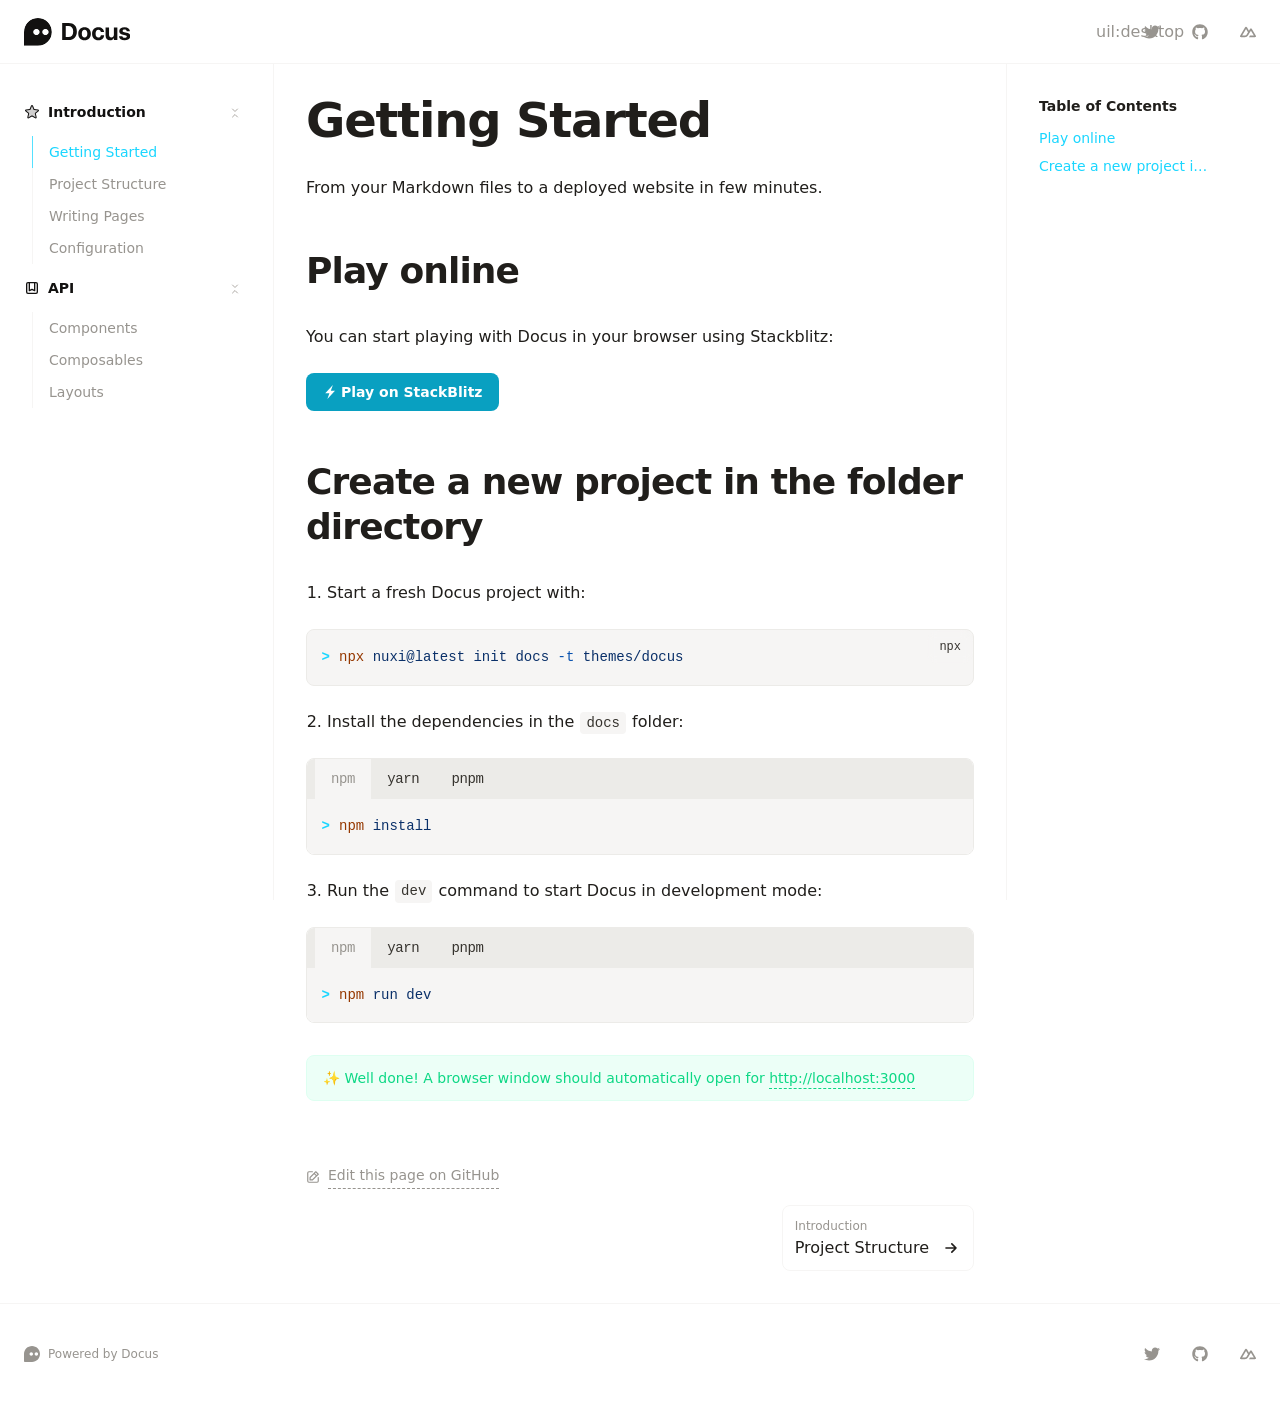
<file: introduction/getting-started/index.html>
<!DOCTYPE html>
<html lang="en">
<head><meta charset="utf-8">
<title>Getting Started · Docus</title>
<meta name="viewport" content="width=device-width, initial-scale=1">
<meta name="twitter:card" content="summary_large_image">
<meta property="og:image" content="https://user-images.githubusercontent.com/904724/185365452-87b7ca7b-6030-4813-a2db-5e65c785bf88.png">
<meta property="og:title" content="Getting Started">
<meta name="description" content="From your Markdown files to a deployed website in few minutes.">
<meta property="og:description" content="From your Markdown files to a deployed website in few minutes."><link rel="modulepreload" as="script" crossorigin href="/_nuxt/entry.eebf6123.js"><link rel="preload" as="style" href="/_nuxt/entry.2c69e5f7.css"><link rel="modulepreload" as="script" crossorigin href="/_nuxt/document-driven.07b8cab5.js"><link rel="modulepreload" as="script" crossorigin href="/_nuxt/DocumentDrivenEmpty.e1d1e39d.js"><link rel="modulepreload" as="script" crossorigin href="/_nuxt/ContentRenderer.a8854f2f.js"><link rel="modulepreload" as="script" crossorigin href="/_nuxt/ContentRendererMarkdown.45808987.js"><link rel="modulepreload" as="script" crossorigin href="/_nuxt/DocumentDrivenNotFound.54430a94.js"><link rel="preload" as="style" href="/_nuxt/DocumentDrivenNotFound.3b2b8c26.css"><link rel="modulepreload" as="script" crossorigin href="/_nuxt/ButtonLink.b9ae6260.js"><link rel="preload" as="style" href="/_nuxt/ButtonLink.f1bba381.css"><link rel="modulepreload" as="script" crossorigin href="/_nuxt/ContentSlot.a549e915.js"><link rel="modulepreload" as="script" crossorigin href="/_nuxt/default.f19a2c00.js"><link rel="modulepreload" as="script" crossorigin href="/_nuxt/DocsPageLayout.defa6c20.js"><link rel="preload" as="style" href="/_nuxt/DocsPageLayout.14474a66.css"><link rel="modulepreload" as="script" crossorigin href="/_nuxt/DocsAside.308dc503.js"><link rel="preload" as="style" href="/_nuxt/DocsAside.3da749df.css"><link rel="modulepreload" as="script" crossorigin href="/_nuxt/ProseCodeInline.2d84c321.js"><link rel="preload" as="style" href="/_nuxt/ProseCodeInline.873c7ac7.css"><link rel="modulepreload" as="script" crossorigin href="/_nuxt/Alert.1ce52bbd.js"><link rel="preload" as="style" href="/_nuxt/Alert.dcca94b5.css"><link rel="modulepreload" as="script" crossorigin href="/_nuxt/DocsPageBottom.3e0d2c9e.js"><link rel="preload" as="style" href="/_nuxt/DocsPageBottom.d9748ddb.css"><link rel="modulepreload" as="script" crossorigin href="/_nuxt/ProseA.c6a0e0bd.js"><link rel="preload" as="style" href="/_nuxt/ProseA.baee409d.css"><link rel="modulepreload" as="script" crossorigin href="/_nuxt/EditOnLink.vue.a60c8f48.js"><link rel="modulepreload" as="script" crossorigin href="/_nuxt/DocsPrevNext.0969298b.js"><link rel="preload" as="style" href="/_nuxt/DocsPrevNext.09a503e6.css"><link rel="modulepreload" as="script" crossorigin href="/_nuxt/DocsToc.c01f68dc.js"><link rel="preload" as="style" href="/_nuxt/DocsToc.da8149e0.css"><link rel="modulepreload" as="script" crossorigin href="/_nuxt/DocsTocLinks.9436e246.js"><link rel="preload" as="style" href="/_nuxt/DocsTocLinks.bba25586.css"><link rel="modulepreload" as="script" crossorigin href="/_nuxt/EditOnLink.8e775660.js"><link rel="modulepreload" as="script" crossorigin href="/_nuxt/IconDocus.ba9c278c.js"><link rel="modulepreload" as="script" crossorigin href="/_nuxt/ProseH1.10fa93e0.js"><link rel="preload" as="style" href="/_nuxt/ProseH1.6d63403c.css"><link rel="modulepreload" as="script" crossorigin href="/_nuxt/ProseP.62190358.js"><link rel="preload" as="style" href="/_nuxt/ProseP.b99f89cd.css"><link rel="modulepreload" as="script" crossorigin href="/_nuxt/ProseH2.e941e3e7.js"><link rel="preload" as="style" href="/_nuxt/ProseH2.3a63b076.css"><link rel="modulepreload" as="script" crossorigin href="/_nuxt/ProseOl.fc80d9f9.js"><link rel="preload" as="style" href="/_nuxt/ProseOl.9d704e97.css"><link rel="modulepreload" as="script" crossorigin href="/_nuxt/ProseLi.84ceb117.js"><link rel="preload" as="style" href="/_nuxt/ProseLi.a0b5f8a8.css"><link rel="modulepreload" as="script" crossorigin href="/_nuxt/ProseCode.116000e7.js"><link rel="preload" as="style" href="/_nuxt/ProseCode.585625f1.css"><link rel="modulepreload" as="script" crossorigin href="/_nuxt/index.fc93bd74.js"><link rel="modulepreload" as="script" crossorigin href="/_nuxt/CodeGroup.76fd792a.js"><link rel="preload" as="style" href="/_nuxt/CodeGroup.890662e9.css"><link rel="modulepreload" as="script" crossorigin href="/_nuxt/TabsHeader.6a6f43ee.js"><link rel="preload" as="style" href="/_nuxt/TabsHeader.f1dd239e.css"><link rel="modulepreload" as="script" crossorigin href="/_nuxt/IconStackBlitz.91dc0e0d.js"><link rel="prefetch" as="style" href="/_nuxt/page.8aba30cd.css"><link rel="prefetch" as="script" crossorigin href="/_nuxt/page.2fafb5b4.js"><link rel="prefetch" as="script" crossorigin href="/_nuxt/client-db.ed78eb3b.js"><link rel="prefetch" as="script" crossorigin href="/_nuxt/debug.95874a92.js"><link rel="prefetch" as="style" href="/_nuxt/useStudio.a92b5f33.css"><link rel="prefetch" as="script" crossorigin href="/_nuxt/useStudio.3cc79743.js"><link rel="prefetch" as="script" crossorigin href="/_nuxt/asyncData.ee8e366a.js"><link rel="prefetch" as="style" href="/_nuxt/error-404.47a83e66.css"><link rel="prefetch" as="script" crossorigin href="/_nuxt/error-404.986877b3.js"><link rel="prefetch" as="style" href="/_nuxt/error-500.534ab3f3.css"><link rel="prefetch" as="script" crossorigin href="/_nuxt/error-500.d595f91d.js"><style id="pinceau-theme">@media { :root {--pinceau-mq: initial; --docus-loadingBar-gradientColorStop3: #0047e1;--docus-loadingBar-gradientColorStop2: #34cdfe;--docus-loadingBar-gradientColorStop1: #00dc82;--docus-loadingBar-height: 3px;--docus-readableLine: 78ch;--docus-footer-height: 145px;--docus-header-height: 64px;--prose-code-inline-padding: 0.2rem 0.375rem 0.2rem 0.375rem;--prose-code-block-backdropFilter: contrast(1);--prose-code-block-border-style: solid;--prose-code-block-border-width: 1px;--prose-tbody-tr-borderBottom-style: dashed;--prose-tbody-tr-borderBottom-width: 1px;--prose-th-textAlign: inherit;--prose-thead-borderBottom-style: solid;--prose-thead-borderBottom-width: 1px;--prose-thead-border-style: solid;--prose-thead-border-width: 0px;--prose-table-textAlign: start;--prose-hr-width: 1px;--prose-hr-style: solid;--prose-li-listStylePosition: outside;--prose-ol-li-markerColor: currentColor;--prose-ol-paddingInlineStart: 21px;--prose-ol-listStyleType: decimal;--prose-ul-li-markerColor: currentColor;--prose-ul-paddingInlineStart: 21px;--prose-ul-listStyleType: disc;--prose-blockquote-border-style: solid;--prose-blockquote-border-width: 4px;--prose-blockquote-quotes: '201C' '201D' '2018' '2019';--prose-blockquote-paddingInlineStart: 24px;--prose-a-code-color-hover: currentColor;--prose-a-code-color-static: currentColor;--prose-a-hasCode-borderBottom: none;--prose-a-border-distance: 2px;--prose-a-border-color-hover: currentColor;--prose-a-border-color-static: currentColor;--prose-a-border-style-hover: solid;--prose-a-border-style-static: dashed;--prose-a-border-width: 1px;--prose-a-color-static: inherit;--prose-a-textDecoration: none;--prose-h6-margin: 3rem 0 2rem;--prose-h5-margin: 3rem 0 2rem;--prose-h4-margin: 3rem 0 2rem;--prose-h3-margin: 3rem 0 2rem;--prose-h2-margin: 3rem 0 2rem;--prose-h1-margin: 0 0 2rem;--typography-lead-loose: 2;--typography-lead-relaxed: 1.625;--typography-lead-normal: 1.5;--typography-lead-snug: 1.375;--typography-lead-tight: 1.25;--typography-lead-none: 1;--typography-lead-10: 2.5rem;--typography-lead-9: 2.25rem;--typography-lead-8: 2rem;--typography-lead-7: 1.75rem;--typography-lead-6: 1.5rem;--typography-lead-5: 1.25rem;--typography-lead-4: 1rem;--typography-lead-3: .75rem;--typography-lead-2: .5rem;--typography-lead-1: .025rem;--typography-fontWeight-black: 900;--typography-fontWeight-extrabold: 800;--typography-fontWeight-bold: 700;--typography-fontWeight-semibold: 600;--typography-fontWeight-medium: 500;--typography-fontWeight-normal: 400;--typography-fontWeight-light: 300;--typography-fontWeight-extralight: 200;--typography-fontWeight-thin: 100;--typography-fontSize-9xl: 128px;--typography-fontSize-8xl: 96px;--typography-fontSize-7xl: 72px;--typography-fontSize-6xl: 60px;--typography-fontSize-5xl: 48px;--typography-fontSize-4xl: 36px;--typography-fontSize-3xl: 30px;--typography-fontSize-2xl: 24px;--typography-fontSize-xl: 20px;--typography-fontSize-lg: 18px;--typography-fontSize-base: 16px;--typography-fontSize-sm: 14px;--typography-fontSize-xs: 12px;--typography-letterSpacing-wide: 0.025em;--typography-letterSpacing-tight: -0.025em;--typography-verticalMargin-base: 24px;--typography-verticalMargin-sm: 16px;--elements-border-secondary-hover: [object Object];--elements-backdrop-background: #fffc;--elements-backdrop-filter: saturate(200%) blur(20px);--elements-container-maxWidth: 80rem;--lead-loose: 2;--lead-relaxed: 1.625;--lead-normal: 1.5;--lead-snug: 1.375;--lead-tight: 1.25;--lead-none: 1;--lead-10: 2.5rem;--lead-9: 2.25rem;--lead-8: 2rem;--lead-7: 1.75rem;--lead-6: 1.5rem;--lead-5: 1.25rem;--lead-4: 1rem;--lead-3: .75rem;--lead-2: .5rem;--lead-1: .025rem;--letterSpacing-widest: 0.1em;--letterSpacing-wider: 0.05em;--letterSpacing-wide: 0.025em;--letterSpacing-normal: 0em;--letterSpacing-tight: -0.025em;--letterSpacing-tighter: -0.05em;--fontSize-9xl: 8rem;--fontSize-8xl: 6rem;--fontSize-7xl: 4.5rem;--fontSize-6xl: 3.75rem;--fontSize-5xl: 3rem;--fontSize-4xl: 2.25rem;--fontSize-3xl: 1.875rem;--fontSize-2xl: 1.5rem;--fontSize-xl: 1.25rem;--fontSize-lg: 1.125rem;--fontSize-base: 1rem;--fontSize-sm: 0.875rem;--fontSize-xs: 0.75rem;--fontWeight-black: 900;--fontWeight-extrabold: 800;--fontWeight-bold: 700;--fontWeight-semibold: 600;--fontWeight-medium: 500;--fontWeight-normal: 400;--fontWeight-light: 300;--fontWeight-extralight: 200;--fontWeight-thin: 100;--font-mono: ui-monospace, SFMono-Regular, Menlo, Monaco, Consolas, Liberation Mono, Courier New, monospace;--font-serif: ui-serif, Georgia, Cambria, Times New Roman, Times, serif;--font-sans: ui-sans-serif, system-ui, -apple-system, BlinkMacSystemFont, Segoe UI, Roboto, Helvetica Neue, Arial, Noto Sans, sans-serif, Apple Color Emoji, Segoe UI Emoji, Segoe UI Symbol, Noto Color Emoji;--opacity-total: 1;--opacity-high: 0.8;--opacity-medium: 0.5;--opacity-soft: 0.3;--opacity-light: 0.15;--opacity-bright: 0.1;--opacity-noOpacity: 0;--borderWidth-lg: 3px;--borderWidth-md: 2px;--borderWidth-sm: 1px;--borderWidth-noBorder: 0;--space-rem-875: 0.875rem;--space-rem-625: 0.625rem;--space-rem-375: 0.375rem;--space-rem-125: 0.125rem;--space-px: 1px;--space-128: 32rem;--space-96: 24rem;--space-80: 20rem;--space-72: 18rem;--space-64: 16rem;--space-60: 15rem;--space-56: 14rem;--space-52: 13rem;--space-48: 12rem;--space-44: 11rem;--space-40: 10rem;--space-36: 9rem;--space-32: 8rem;--space-28: 7rem;--space-24: 6rem;--space-20: 5rem;--space-16: 4rem;--space-14: 3.5rem;--space-12: 3rem;--space-11: 2.75rem;--space-10: 2.5rem;--space-9: 2.25rem;--space-8: 2rem;--space-7: 1.75rem;--space-6: 1.5rem;--space-5: 1.25rem;--space-4: 1rem;--space-3: 0.75rem;--space-2: 0.5rem;--space-1: 0.25rem;--space-0: 0px;--size-full: 100%;--size-7xl: 80rem;--size-6xl: 72rem;--size-5xl: 64rem;--size-4xl: 56rem;--size-3xl: 48rem;--size-2xl: 42rem;--size-xl: 36rem;--size-lg: 32rem;--size-md: 28rem;--size-sm: 24rem;--size-xs: 20rem;--size-200: 200px;--size-104: 104px;--size-80: 80px;--size-64: 64px;--size-56: 56px;--size-48: 48px;--size-40: 40px;--size-32: 32px;--size-24: 24px;--size-20: 20px;--size-16: 16px;--size-12: 12px;--size-8: 8px;--size-6: 6px;--size-4: 4px;--size-2: 2px;--size-0: 0px;--radii-full: 9999px;--radii-3xl: 1.75rem;--radii-2xl: 1.5rem;--radii-xl: 1rem;--radii-lg: 0.75rem;--radii-md: 0.5rem;--radii-sm: 0.375rem;--radii-xs: 0.25rem;--radii-2xs: 0.125rem;--radii-none: 0px;--shadow-none: 0px 0px 0px 0px transparent;--height-screen: 100vh;--width-screen: 100vw;--color-primary-900: #001A1F;--color-primary-800: #00232B;--color-primary-700: #024757;--color-primary-600: #09A0C1;--color-primary-500: #1AD6FF;--color-primary-400: #55E1FF;--color-primary-300: #82E3FF;--color-primary-200: #C5F2FF;--color-primary-100: #DCF7FF;--color-primary-50: #F1FCFF;--color-ruby-900: #380011;--color-ruby-800: #700021;--color-ruby-700: #a90032;--color-ruby-600: #e10043;--color-ruby-500: #ff1a5e;--color-ruby-400: #ff4079;--color-ruby-300: #ff6694;--color-ruby-200: #ff8dae;--color-ruby-100: #ffb3c9;--color-ruby-50: #ffd9e4;--color-pink-900: #380025;--color-pink-800: #70004b;--color-pink-700: #a90070;--color-pink-600: #e10095;--color-pink-500: #ff1ab2;--color-pink-400: #ff40bf;--color-pink-300: #ff66cc;--color-pink-200: #ff8dd8;--color-pink-100: #ffb3e5;--color-pink-50: #ffd9f2;--color-purple-900: #190038;--color-purple-800: #330070;--color-purple-700: #4c00a9;--color-purple-600: #6500e1;--color-purple-500: #811aff;--color-purple-400: #9640ff;--color-purple-300: #ab66ff;--color-purple-200: #c08dff;--color-purple-100: #d5b3ff;--color-purple-50: #ead9ff;--color-royalblue-900: #0b0531;--color-royalblue-800: #160a62;--color-royalblue-700: #211093;--color-royalblue-600: #2c15c4;--color-royalblue-500: #4127e8;--color-royalblue-400: #614bec;--color-royalblue-300: #806ff0;--color-royalblue-200: #a093f3;--color-royalblue-100: #c0b7f7;--color-royalblue-50: #dfdbfb;--color-indigoblue-900: #001238;--color-indigoblue-800: #002370;--color-indigoblue-700: #0035a9;--color-indigoblue-600: #0047e1;--color-indigoblue-500: #1a62ff;--color-indigoblue-400: #407cff;--color-indigoblue-300: #6696ff;--color-indigoblue-200: #8db0ff;--color-indigoblue-100: #b3cbff;--color-indigoblue-50: #d9e5ff;--color-blue-900: #00131D;--color-blue-800: #002235;--color-blue-700: #014267;--color-blue-600: #0069A6;--color-blue-500: #1AADFF;--color-blue-400: #64C7FF;--color-blue-300: #A1DDFF;--color-blue-200: #C6EAFF;--color-blue-100: #DFF3FF;--color-blue-50: #F2FAFF;--color-lightblue-900: #002e38;--color-lightblue-800: #005c70;--color-lightblue-700: #008aa9;--color-lightblue-600: #00b9e1;--color-lightblue-500: #1ad6ff;--color-lightblue-400: #40ddff;--color-lightblue-300: #66e4ff;--color-lightblue-200: #8deaff;--color-lightblue-100: #b3f1ff;--color-lightblue-50: #d9f8ff;--color-teal-900: #062a28;--color-teal-800: #0b544f;--color-teal-700: #117d77;--color-teal-600: #16a79e;--color-teal-500: #1cd1c6;--color-teal-400: #36e4da;--color-teal-300: #5fe9e1;--color-teal-200: #87efe9;--color-teal-100: #aff4f0;--color-teal-50: #d7faf8;--color-pear-900: #2a2b09;--color-pear-800: #545512;--color-pear-700: #7e801b;--color-pear-600: #a8aa24;--color-pear-500: #d0d32f;--color-pear-400: #d8da52;--color-pear-300: #e0e274;--color-pear-200: #e8e997;--color-pear-100: #eff0ba;--color-pear-50: #f7f8dc;--color-red-900: #1C0301;--color-red-800: #340A01;--color-red-700: #701704;--color-red-600: #BB2402;--color-red-500: #FF3B10;--color-red-400: #FF7353;--color-red-300: #FFA692;--color-red-200: #FFDED7;--color-red-100: #FFF3F0;--color-red-50: #FFF9F8;--color-orange-900: #381800;--color-orange-800: #702f00;--color-orange-700: #a94700;--color-orange-600: #e15e00;--color-orange-500: #ff7a1a;--color-orange-400: #ff9040;--color-orange-300: #ffa666;--color-orange-200: #ffbd8d;--color-orange-100: #ffd3b3;--color-orange-50: #ffe9d9;--color-yellow-900: #1B1500;--color-yellow-800: #292100;--color-yellow-700: #614E02;--color-yellow-600: #CBA408;--color-yellow-500: #FBCA05;--color-yellow-400: #FFDC4E;--color-yellow-300: #FFE372;--color-yellow-200: #FFF0B1;--color-yellow-100: #FFF6D3;--color-yellow-50: #FFFCEE;--color-green-900: #00190F;--color-green-800: #002817;--color-green-700: #006037;--color-green-600: #00B467;--color-green-500: #0DD885;--color-green-400: #3CEEA5;--color-green-300: #86FBCB;--color-green-200: #C3FFE6;--color-green-100: #DEFFF1;--color-green-50: #ECFFF7;--color-gray-900: #121110;--color-gray-800: #201E1B;--color-gray-700: #36332E;--color-gray-600: #67635D;--color-gray-500: #97948F;--color-gray-400: #ADA9A4;--color-gray-300: #DBD9D3;--color-gray-200: #ECEBE8;--color-gray-100: #F6F5F4;--color-gray-50: #FBFBFB;--color-black: #0B0A0A;--color-white: #ffffff;--media-portrait: only screen and (orientation: portrait);--media-landscape: only screen and (orientation: landscape);--media-rm: (prefers-reduced-motion: reduce);--media-2xl: (min-width: 1536px);--media-xl: (min-width: 1280px);--media-lg: (min-width: 1024px);--media-md: (min-width: 768px);--media-sm: (min-width: 640px);--media-xs: (min-width: 475px);--docus-footer-padding: var(--space-4) 0;--docus-header-title-color-hover: var(--color-primary-500);--docus-header-title-color-static: var(--color-gray-900);--docus-header-title-fontWeight: var(--fontWeight-bold);--docus-header-title-fontSize: var(--fontSize-2xl);--docus-header-logo-height: var(--space-6);--docus-body-fontFamily: var(--font-sans);--docus-body-color: var(--color-gray-800);--docus-body-backgroundColor: var(--color-white);--prose-code-inline-fontWeight: var(--typography-fontWeight-normal);--prose-code-inline-fontSize: var(--typography-fontSize-sm);--prose-code-inline-borderRadius: var(--radii-xs);--prose-code-block-pre-padding: var(--typography-verticalMargin-sm);--prose-code-block-margin: var(--typography-verticalMargin-base) 0;--prose-code-block-fontSize: var(--typography-fontSize-sm);--prose-tbody-code-inline-fontSize: var(--typography-fontSize-sm);--prose-tbody-td-padding: var(--typography-verticalMargin-sm);--prose-th-fontWeight: var(--typography-fontWeight-semibold);--prose-th-padding: 0 var(--typography-verticalMargin-sm) var(--typography-verticalMargin-sm) var(--typography-verticalMargin-sm);--prose-table-lineHeight: var(--typography-lead-6);--prose-table-fontSize: var(--typography-fontSize-sm);--prose-table-margin: var(--typography-verticalMargin-base) 0;--prose-hr-margin: var(--typography-verticalMargin-base) 0;--prose-li-margin: var(--typography-verticalMargin-sm) 0;--prose-ol-margin: var(--typography-verticalMargin-base) 0;--prose-ul-margin: var(--typography-verticalMargin-base) 0;--prose-blockquote-margin: var(--typography-verticalMargin-base) 0;--prose-a-code-border-style: var(--prose-a-border-style-static);--prose-a-code-border-width: var(--prose-a-border-width);--prose-a-fontWeight: var(--typography-fontWeight-medium);--prose-img-margin: var(--typography-verticalMargin-base) 0;--prose-strong-fontWeight: var(--typography-fontWeight-semibold);--prose-h6-iconSize: var(--typography-fontSize-base);--prose-h6-fontWeight: var(--typography-fontWeight-semibold);--prose-h6-lineHeight: var(--typography-lead-normal);--prose-h6-fontSize: var(--typography-fontSize-lg);--prose-h5-iconSize: var(--typography-fontSize-lg);--prose-h5-fontWeight: var(--typography-fontWeight-semibold);--prose-h5-lineHeight: var(--typography-lead-snug);--prose-h5-fontSize: var(--typography-fontSize-xl);--prose-h4-iconSize: var(--typography-fontSize-lg);--prose-h4-letterSpacing: var(--typography-letterSpacing-tight);--prose-h4-fontWeight: var(--typography-fontWeight-semibold);--prose-h4-lineHeight: var(--typography-lead-snug);--prose-h4-fontSize: var(--typography-fontSize-2xl);--prose-h3-iconSize: var(--typography-fontSize-xl);--prose-h3-letterSpacing: var(--typography-letterSpacing-tight);--prose-h3-fontWeight: var(--typography-fontWeight-semibold);--prose-h3-lineHeight: var(--typography-lead-snug);--prose-h3-fontSize: var(--typography-fontSize-3xl);--prose-h2-iconSize: var(--typography-fontSize-2xl);--prose-h2-letterSpacing: var(--typography-letterSpacing-tight);--prose-h2-fontWeight: var(--typography-fontWeight-semibold);--prose-h2-lineHeight: var(--typography-lead-tight);--prose-h2-fontSize: var(--typography-fontSize-4xl);--prose-h1-iconSize: var(--typography-fontSize-3xl);--prose-h1-letterSpacing: var(--typography-letterSpacing-tight);--prose-h1-fontWeight: var(--typography-fontWeight-bold);--prose-h1-lineHeight: var(--typography-lead-tight);--prose-h1-fontSize: var(--typography-fontSize-5xl);--prose-p-br-margin: var(--typography-verticalMargin-base) 0 0 0;--prose-p-margin: var(--typography-verticalMargin-base) 0;--prose-p-lineHeight: var(--typography-lead-normal);--prose-p-fontSize: var(--typography-fontSize-base);--typography-color-secondary-900: var(--color-gray-900);--typography-color-secondary-800: var(--color-gray-800);--typography-color-secondary-700: var(--color-gray-700);--typography-color-secondary-600: var(--color-gray-600);--typography-color-secondary-500: var(--color-gray-500);--typography-color-secondary-400: var(--color-gray-400);--typography-color-secondary-300: var(--color-gray-300);--typography-color-secondary-200: var(--color-gray-200);--typography-color-secondary-100: var(--color-gray-100);--typography-color-secondary-50: var(--color-gray-50);--typography-color-primary-900: var(--color-primary-900);--typography-color-primary-800: var(--color-primary-800);--typography-color-primary-700: var(--color-primary-700);--typography-color-primary-600: var(--color-primary-600);--typography-color-primary-500: var(--color-primary-500);--typography-color-primary-400: var(--color-primary-400);--typography-color-primary-300: var(--color-primary-300);--typography-color-primary-200: var(--color-primary-200);--typography-color-primary-100: var(--color-primary-100);--typography-color-primary-50: var(--color-primary-50);--typography-font-code: var(--font-mono);--typography-font-body: var(--font-sans);--typography-font-display: var(--font-sans);--typography-body-backgroundColor: var(--color-white);--typography-body-color: var(--color-black);--elements-state-danger-borderColor-secondary: var(--color-red-200);--elements-state-danger-borderColor-primary: var(--color-red-100);--elements-state-danger-backgroundColor-secondary: var(--color-red-100);--elements-state-danger-backgroundColor-primary: var(--color-red-50);--elements-state-danger-color-secondary: var(--color-red-600);--elements-state-danger-color-primary: var(--color-red-500);--elements-state-warning-borderColor-secondary: var(--color-yellow-200);--elements-state-warning-borderColor-primary: var(--color-yellow-100);--elements-state-warning-backgroundColor-secondary: var(--color-yellow-100);--elements-state-warning-backgroundColor-primary: var(--color-yellow-50);--elements-state-warning-color-secondary: var(--color-yellow-700);--elements-state-warning-color-primary: var(--color-yellow-600);--elements-state-success-borderColor-secondary: var(--color-green-200);--elements-state-success-borderColor-primary: var(--color-green-100);--elements-state-success-backgroundColor-secondary: var(--color-green-100);--elements-state-success-backgroundColor-primary: var(--color-green-50);--elements-state-success-color-secondary: var(--color-green-600);--elements-state-success-color-primary: var(--color-green-500);--elements-state-info-borderColor-secondary: var(--color-blue-200);--elements-state-info-borderColor-primary: var(--color-blue-100);--elements-state-info-backgroundColor-secondary: var(--color-blue-100);--elements-state-info-backgroundColor-primary: var(--color-blue-50);--elements-state-info-color-secondary: var(--color-blue-600);--elements-state-info-color-primary: var(--color-blue-500);--elements-state-primary-borderColor-secondary: var(--color-primary-200);--elements-state-primary-borderColor-primary: var(--color-primary-100);--elements-state-primary-backgroundColor-secondary: var(--color-primary-100);--elements-state-primary-backgroundColor-primary: var(--color-primary-50);--elements-state-primary-color-secondary: var(--color-primary-700);--elements-state-primary-color-primary: var(--color-primary-600);--elements-surface-secondary-backgroundColor: var(--color-gray-200);--elements-surface-primary-backgroundColor: var(--color-gray-100);--elements-surface-background-base: var(--color-gray-100);--elements-border-secondary-static: var(--color-gray-200);--elements-border-primary-hover: var(--color-gray-200);--elements-border-primary-static: var(--color-gray-100);--elements-container-padding-md: var(--space-6);--elements-container-padding-sm: var(--space-6);--elements-container-padding-xs: var(--space-4);--elements-container-padding-mobile: var(--space-4);--elements-text-secondary-color-hover: var(--color-gray-700);--elements-text-secondary-color-static: var(--color-gray-500);--elements-text-primary-color-static: var(--color-gray-900);--text-6xl-lineHeight: var(--lead-none);--text-6xl-fontSize: var(--fontSize-6xl);--text-5xl-lineHeight: var(--lead-none);--text-5xl-fontSize: var(--fontSize-5xl);--text-4xl-lineHeight: var(--lead-10);--text-4xl-fontSize: var(--fontSize-4xl);--text-3xl-lineHeight: var(--lead-9);--text-3xl-fontSize: var(--fontSize-3xl);--text-2xl-lineHeight: var(--lead-8);--text-2xl-fontSize: var(--fontSize-2xl);--text-xl-lineHeight: var(--lead-7);--text-xl-fontSize: var(--fontSize-xl);--text-lg-lineHeight: var(--lead-7);--text-lg-fontSize: var(--fontSize-lg);--text-base-lineHeight: var(--lead-6);--text-base-fontSize: var(--fontSize-base);--text-sm-lineHeight: var(--lead-5);--text-sm-fontSize: var(--fontSize-sm);--text-xs-lineHeight: var(--lead-4);--text-xs-fontSize: var(--fontSize-xs);--color-shadow: var(--color-gray-400);--color-secondary-900: var(--color-gray-900);--color-secondary-800: var(--color-gray-800);--color-secondary-700: var(--color-gray-700);--color-secondary-600: var(--color-gray-600);--color-secondary-500: var(--color-gray-500);--color-secondary-400: var(--color-gray-400);--color-secondary-300: var(--color-gray-300);--color-secondary-200: var(--color-gray-200);--color-secondary-100: var(--color-gray-100);--color-secondary-50: var(--color-gray-50);--prose-code-inline-backgroundColor: var(--typography-color-secondary-100);--prose-code-inline-color: var(--typography-color-secondary-700);--prose-code-block-backgroundColor: var(--typography-color-secondary-100);--prose-code-block-color: var(--typography-color-secondary-700);--prose-code-block-border-color: var(--typography-color-secondary-200);--prose-tbody-tr-borderBottom-color: var(--typography-color-secondary-200);--prose-th-color: var(--typography-color-secondary-600);--prose-thead-borderBottom-color: var(--typography-color-secondary-200);--prose-thead-border-color: var(--typography-color-secondary-300);--prose-hr-color: var(--typography-color-secondary-200);--prose-blockquote-border-color: var(--typography-color-secondary-200);--prose-blockquote-color: var(--typography-color-secondary-500);--prose-a-code-background-hover: var(--typography-color-primary-50);--prose-a-code-border-color-hover: var(--typography-color-primary-500);--prose-a-code-border-color-static: var(--typography-color-secondary-400);--prose-a-color-hover: var(--typography-color-primary-500);--shadow-2xl: 0px 25px 50px -12px var(--color-shadow);--shadow-xl: 0px 20px 25px -5px var(--color-shadow), 0px 8px 10px -6px var(--color-shadow);--shadow-lg: 0px 10px 15px -3px var(--color-shadow), 0px 4px 6px -4px var(--color-shadow);--shadow-md: 0px 4px 6px -1px var(--color-shadow), 0px 2px 4px -2px var(--color-shadow);--shadow-sm: 0px 1px 3px 0px var(--color-shadow), 0px 1px 2px -1px var(--color-shadow);--shadow-xs: 0px 1px 2px 0px var(--color-shadow); } }@media { :root.dark {--pinceau-mq: dark; --prose-code-block-backdropFilter: contrast(1);--prose-ol-li-markerColor: currentColor;--prose-ul-li-markerColor: currentColor;--prose-a-code-color-hover: currentColor;--prose-a-code-color-static: currentColor;--prose-a-border-color-hover: currentColor;--prose-a-border-color-static: currentColor;--prose-a-color-static: inherit;--elements-backdrop-background: #0c0d0ccc;--docus-header-title-color-static: var(--color-gray-100);--docus-body-color: var(--color-gray-200);--docus-body-backgroundColor: var(--color-black);--typography-body-backgroundColor: var(--color-black);--typography-body-color: var(--color-white);--elements-state-danger-borderColor-secondary: var(--color-red-700);--elements-state-danger-borderColor-primary: var(--color-red-800);--elements-state-danger-backgroundColor-secondary: var(--color-red-800);--elements-state-danger-backgroundColor-primary: var(--color-red-900);--elements-state-danger-color-secondary: var(--color-red-200);--elements-state-danger-color-primary: var(--color-red-300);--elements-state-warning-borderColor-secondary: var(--color-yellow-700);--elements-state-warning-borderColor-primary: var(--color-yellow-800);--elements-state-warning-backgroundColor-secondary: var(--color-yellow-800);--elements-state-warning-backgroundColor-primary: var(--color-yellow-900);--elements-state-warning-color-secondary: var(--color-yellow-200);--elements-state-warning-color-primary: var(--color-yellow-400);--elements-state-success-borderColor-secondary: var(--color-green-700);--elements-state-success-borderColor-primary: var(--color-green-800);--elements-state-success-backgroundColor-secondary: var(--color-green-800);--elements-state-success-backgroundColor-primary: var(--color-green-900);--elements-state-success-color-secondary: var(--color-green-200);--elements-state-success-color-primary: var(--color-green-400);--elements-state-info-borderColor-secondary: var(--color-blue-700);--elements-state-info-borderColor-primary: var(--color-blue-800);--elements-state-info-backgroundColor-secondary: var(--color-blue-800);--elements-state-info-backgroundColor-primary: var(--color-blue-900);--elements-state-info-color-secondary: var(--color-blue-200);--elements-state-info-color-primary: var(--color-blue-400);--elements-state-primary-borderColor-secondary: var(--color-primary-700);--elements-state-primary-borderColor-primary: var(--color-primary-800);--elements-state-primary-backgroundColor-secondary: var(--color-primary-800);--elements-state-primary-backgroundColor-primary: var(--color-primary-900);--elements-state-primary-color-secondary: var(--color-primary-200);--elements-state-primary-color-primary: var(--color-primary-400);--elements-surface-secondary-backgroundColor: var(--color-gray-800);--elements-surface-primary-backgroundColor: var(--color-gray-900);--elements-surface-background-base: var(--color-gray-900);--elements-border-secondary-static: var(--color-gray-800);--elements-border-primary-hover: var(--color-gray-800);--elements-border-primary-static: var(--color-gray-900);--elements-text-secondary-color-hover: var(--color-gray-200);--elements-text-secondary-color-static: var(--color-gray-400);--elements-text-primary-color-static: var(--color-gray-50);--color-shadow: var(--color-gray-800);--prose-code-inline-backgroundColor: var(--typography-color-secondary-800);--prose-code-inline-color: var(--typography-color-secondary-200);--prose-code-block-backgroundColor: var(--typography-color-secondary-900);--prose-code-block-color: var(--typography-color-secondary-200);--prose-code-block-border-color: var(--typography-color-secondary-800);--prose-tbody-tr-borderBottom-color: var(--typography-color-secondary-800);--prose-th-color: var(--typography-color-secondary-400);--prose-thead-borderBottom-color: var(--typography-color-secondary-800);--prose-thead-border-color: var(--typography-color-secondary-600);--prose-hr-color: var(--typography-color-secondary-800);--prose-blockquote-border-color: var(--typography-color-secondary-700);--prose-blockquote-color: var(--typography-color-secondary-400);--prose-a-code-background-hover: var(--typography-color-primary-900);--prose-a-code-border-color-hover: var(--typography-color-primary-600);--prose-a-code-border-color-static: var(--typography-color-secondary-600);--prose-a-color-hover: var(--typography-color-primary-400); } }@media (min-width: 640px) { :root {--pinceau-mq: sm; --docus-footer-height: 100px;--docus-header-logo-height: var(--space-7); } }</style><style id="pinceau-runtime-hydratable">@media{.phy[--]{--puid:8uL9rm-v;}.pv-BQHhLt{padding-left:var(--elements-container-padding-mobile);padding-right:var(--elements-container-padding-mobile);}@media (min-width: 475px){.pv-BQHhLt{padding-left:var(--elements-container-padding-xs);padding-right:var(--elements-container-padding-xs);}}@media (min-width: 640px){.pv-BQHhLt{padding-left:var(--elements-container-padding-sm);padding-right:var(--elements-container-padding-sm);}}@media (min-width: 768px){.pv-BQHhLt{padding-left:var(--elements-container-padding-md);padding-right:var(--elements-container-padding-md);}}} @media{.phy[--]{--puid:ZN0yQ4-v;}.pv-Uy_fDB{max-width:var(--elements-container-maxWidth);padding-left:var(--elements-container-padding-mobile);padding-right:var(--elements-container-padding-mobile);}@media (min-width: 475px){.pv-Uy_fDB{padding-left:var(--elements-container-padding-xs);padding-right:var(--elements-container-padding-xs);}}@media (min-width: 640px){.pv-Uy_fDB{padding-left:var(--elements-container-padding-sm);padding-right:var(--elements-container-padding-sm);}}@media (min-width: 768px){.pv-Uy_fDB{padding-left:var(--elements-container-padding-md);padding-right:var(--elements-container-padding-md);}}} @media{.phy[--]{--puid:SjUdu6-c;}.pc-SjUdu6[data-v-614b3880]{---ym9-button-primary:var(--color-primary-600);---a23-button-secondary:var(--color-primary-500);}} @media{.phy[--]{--puid:SjUdu6-v;}.pv-rt_Qcf{padding:var(--space-2) var(--space-4);font-size:var(--text-sm-fontSize);line-height:var(--text-sm-lineHeight);}} </style><link rel="stylesheet" href="/_nuxt/entry.2c69e5f7.css"><link rel="stylesheet" href="/_nuxt/DocumentDrivenNotFound.3b2b8c26.css"><link rel="stylesheet" href="/_nuxt/ButtonLink.f1bba381.css"><link rel="stylesheet" href="/_nuxt/DocsPageLayout.14474a66.css"><link rel="stylesheet" href="/_nuxt/DocsAside.3da749df.css"><link rel="stylesheet" href="/_nuxt/ProseCodeInline.873c7ac7.css"><link rel="stylesheet" href="/_nuxt/Alert.dcca94b5.css"><link rel="stylesheet" href="/_nuxt/DocsPageBottom.d9748ddb.css"><link rel="stylesheet" href="/_nuxt/ProseA.baee409d.css"><link rel="stylesheet" href="/_nuxt/DocsPrevNext.09a503e6.css"><link rel="stylesheet" href="/_nuxt/DocsToc.da8149e0.css"><link rel="stylesheet" href="/_nuxt/DocsTocLinks.bba25586.css"><link rel="stylesheet" href="/_nuxt/ProseH1.6d63403c.css"><link rel="stylesheet" href="/_nuxt/ProseP.b99f89cd.css"><link rel="stylesheet" href="/_nuxt/ProseH2.3a63b076.css"><link rel="stylesheet" href="/_nuxt/ProseOl.9d704e97.css"><link rel="stylesheet" href="/_nuxt/ProseLi.a0b5f8a8.css"><link rel="stylesheet" href="/_nuxt/ProseCode.585625f1.css"><link rel="stylesheet" href="/_nuxt/CodeGroup.890662e9.css"><link rel="stylesheet" href="/_nuxt/TabsHeader.f1dd239e.css"><script>"use strict";(()=>{const a=window,e=document.documentElement,m=["dark","light"],c=window.localStorage.getItem("nuxt-color-mode")||"system";let n=c==="system"?f():c;const l=e.getAttribute("data-color-mode-forced");l&&(n=l),i(n),a["__NUXT_COLOR_MODE__"]={preference:c,value:n,getColorScheme:f,addColorScheme:i,removeColorScheme:d};function i(o){const t=""+o+"",s="theme";e.classList?e.classList.add(t):e.className+=" "+t,s&&e.setAttribute("data-"+s,o)}function d(o){const t=""+o+"",s="theme";e.classList?e.classList.remove(t):e.className=e.className.replace(new RegExp(t,"g"),""),s&&e.removeAttribute("data-"+s)}function r(o){return a.matchMedia("(prefers-color-scheme"+o+")")}function f(){if(a.matchMedia&&r("").media!=="not all"){for(const o of m)if(r(":"+o).matches)return o}return"light"}})();
</script></head>
<body ><!----><!--teleport anchor--><div id="__nuxt"><div class="app-layout" data-v-b8abb6d6><div class="nuxt-progress" style="width:0%;opacity:0;background-size:Infinity% auto;" data-v-b8abb6d6></div><header class="has-dialog" data-v-b8abb6d6 data-v-df8d88e4><div class="container pv-BQHhLt pc-8uL9rm" data-v-df8d88e4 data-v-6d327d86><!--[--><div class="section left" data-v-df8d88e4><!--[--><button aria-label="Menu" data-v-16377c12><svg xmlns="http://www.w3.org/2000/svg" xmlns:xlink="http://www.w3.org/1999/xlink" role="img" class="icon" data-v-16377c12 style="" width="1em" height="1em" viewBox="0 0 24 24" data-v-121c6e7d><path fill="none" stroke="currentColor" stroke-linecap="round" stroke-linejoin="round" stroke-width="2" d="M4 6h16M4 12h16M4 18h16"/></svg></button><!--teleport start--><!--teleport end--><!--]--><a href="/" class="navbar-logo" aria-label="Docus" data-v-df8d88e4 data-v-c7ad16d9><span class="logo" data-v-c7ad16d9><svg viewbox="0 0 167 44" fill="none" xmlns="http://www.w3.org/2000/svg" data-v-c7ad16d9 data-v-b2e79d72><path d="M60 34.5945H70.2569C78.3172 34.5945 83.064 29.6369 83.064 21.1959V21.159C83.064 12.7365 78.2986 8 70.2569 8H60V34.5945ZM65.6217 29.987V12.5891H69.5867C74.5197 12.5891 77.3306 15.63 77.3306 21.1775V21.2143C77.3306 26.9645 74.6128 29.987 69.5867 29.987H65.6217Z" fill="currentColor" data-v-b2e79d72></path><path d="M95.1966 35C101.228 35 105.081 31.1666 105.081 24.716V24.6792C105.081 18.284 101.153 14.4321 95.178 14.4321C89.2211 14.4321 85.312 18.3208 85.312 24.6792V24.716C85.312 31.1481 89.1281 35 95.1966 35ZM95.2152 30.7795C92.5346 30.7795 90.8407 28.5863 90.8407 24.716V24.6792C90.8407 20.8642 92.5532 18.6526 95.178 18.6526C97.8213 18.6526 99.5525 20.8642 99.5525 24.6792V24.716C99.5525 28.5679 97.8585 30.7795 95.2152 30.7795Z" fill="currentColor" data-v-b2e79d72></path><path d="M116.823 35C122.147 35 125.59 31.7195 125.851 27.4068V27.2962H120.788L120.769 27.4621C120.397 29.4526 119.038 30.7795 116.86 30.7795C114.179 30.7795 112.504 28.5863 112.504 24.716V24.6976C112.504 20.9195 114.179 18.6526 116.841 18.6526C119.094 18.6526 120.415 20.0901 120.751 21.97L120.788 22.1358H125.832V22.0068C125.628 17.7311 122.184 14.4321 116.767 14.4321C110.792 14.4321 106.975 18.3577 106.975 24.6792V24.6976C106.975 31.0744 110.736 35 116.823 35Z" fill="currentColor" data-v-b2e79d72></path><path d="M135.08 35C138.095 35 140.143 33.5993 141.167 31.3324H141.278V34.5945H146.714V14.8375H141.278V26.1904C141.278 28.7706 139.733 30.5399 137.295 30.5399C134.856 30.5399 133.628 29.0471 133.628 26.4669V14.8375H128.192V27.5911C128.192 32.2171 130.687 35 135.08 35Z" fill="currentColor" data-v-b2e79d72></path><path d="M158.27 35C163.407 35 167 32.4567 167 28.5863V28.5679C167 25.656 165.287 24.0341 161.118 23.1679L157.73 22.4491C155.719 22.0253 155.031 21.3618 155.031 20.3481V20.3297C155.031 19.058 156.203 18.2287 158.083 18.2287C160.094 18.2287 161.267 19.2976 161.453 20.7167L161.471 20.8642H166.479V20.6799C166.348 17.215 163.389 14.4321 158.083 14.4321C153.001 14.4321 149.725 16.8648 149.725 20.6246V20.643C149.725 23.5918 151.68 25.5085 155.552 26.3195L158.94 27.0198C160.894 27.4437 161.564 28.0519 161.564 29.1024V29.1208C161.564 30.3925 160.317 31.185 158.27 31.185C156.092 31.185 154.919 30.2819 154.565 28.7338L154.528 28.5679H149.223L149.241 28.7338C149.669 32.4751 152.741 35 158.27 35Z" fill="currentColor" data-v-b2e79d72></path><mask id="mask0_109_36" style="mask-type:alpha;" maskUnits="userSpaceOnUse" x="0" y="0" width="44" height="44" data-v-b2e79d72><path fill-rule="evenodd" clip-rule="evenodd" d="M0 21.8104C0 9.76479 9.80347 0 21.8967 0C33.99 0 43.7935 9.76479 43.7935 21.8104C43.7935 33.8559 33.99 43.6207 21.8967 43.6207H0V21.8104ZM19.5294 17.0944C22.1442 17.0944 24.2641 19.2059 24.2641 21.8104C24.2641 24.4148 22.1442 26.526 19.5294 26.526C16.9147 26.526 14.7948 24.4148 14.7948 21.8101C14.7948 19.2059 16.9147 17.0944 19.5294 17.0944V17.0944ZM38.4674 21.8104C38.4674 19.2059 36.3475 17.0944 33.7328 17.0944C31.1183 17.0944 28.9984 19.2059 28.9984 21.8104C28.9984 24.4148 31.1183 26.526 33.7328 26.526C36.3475 26.526 38.4674 24.4148 38.4674 21.8101V21.8104Z" fill="white" data-v-b2e79d72></path></mask><g mask="url(#mask0_109_36)" data-v-b2e79d72><path fill-rule="evenodd" clip-rule="evenodd" d="M0 21.8104C0 9.76479 9.80347 0 21.8967 0C33.99 0 43.7935 9.76479 43.7935 21.8104C43.7935 33.8559 33.99 43.6207 21.8967 43.6207H0V21.8104ZM19.5294 17.0944C22.1442 17.0944 24.2641 19.2059 24.2641 21.8104C24.2641 24.4148 22.1442 26.526 19.5294 26.526C16.9147 26.526 14.7948 24.4148 14.7948 21.8101C14.7948 19.2059 16.9147 17.0944 19.5294 17.0944V17.0944ZM38.4674 21.8104C38.4674 19.2059 36.3475 17.0944 33.7328 17.0944C31.1183 17.0944 28.9984 19.2059 28.9984 21.8104C28.9984 24.4148 31.1183 26.526 33.7328 26.526C36.3475 26.526 38.4674 24.4148 38.4674 21.8101V21.8104Z" fill="currentColor" data-v-b2e79d72></path><path d="M9.9987e-06 43.6206H-0.156525V43.7762H9.9987e-06V43.6206ZM21.8967 -0.156006C9.71704 -0.156006 -0.156525 9.67861 -0.156525 21.8106H0.156545C0.156545 9.8508 9.88991 0.155828 21.8967 0.155828V-0.156006ZM43.9497 21.8103C43.9497 9.67861 34.0764 -0.156006 21.8967 -0.156006V0.155828C33.9036 0.155828 43.6369 9.8508 43.6369 21.8103H43.9497ZM21.8967 43.7762C34.0764 43.7762 43.9497 33.9419 43.9497 21.8103H43.6369C43.6369 33.7697 33.9036 43.4647 21.8967 43.4647V43.7762V43.7762ZM9.9987e-06 43.7762H21.8967V43.4647H9.9987e-06V43.7762ZM-0.156525 21.8103V43.6206H0.156545V21.8103H-0.156525ZM24.4203 21.8103C24.4203 19.1197 22.2306 16.9387 19.5294 16.9387V17.2502C22.0577 17.2502 24.1075 19.2916 24.1075 21.8103H24.4203V21.8103ZM19.5294 26.6816C22.2306 26.6816 24.4203 24.5005 24.4203 21.8103H24.1075C24.1075 24.3286 22.058 26.37 19.5294 26.37V26.6816V26.6816ZM14.6385 21.8106C14.6385 24.5008 16.8282 26.6819 19.5294 26.6819V26.3703C17.0011 26.3703 14.9513 24.3289 14.9513 21.8106H14.6385ZM19.5297 16.9387C16.8285 16.9387 14.6388 19.1197 14.6388 21.8103H14.9516C14.9516 19.2916 17.0011 17.2502 19.5297 17.2502V16.9387ZM33.7331 17.2502C36.2617 17.2502 38.3112 19.2916 38.3112 21.8103H38.624C38.624 19.1197 36.4343 16.9387 33.7331 16.9387V17.2502V17.2502ZM29.155 21.8103C29.155 19.2916 31.2045 17.2502 33.7328 17.2502V16.9387C31.0319 16.9387 28.8422 19.1197 28.8422 21.8103H29.155ZM33.7328 26.37C31.2045 26.37 29.155 24.3286 29.155 21.8103H28.8422C28.8422 24.5005 31.0319 26.6816 33.7328 26.6816V26.37ZM38.3109 21.8106C38.3109 24.3289 36.2614 26.3703 33.7328 26.3703V26.6819C36.434 26.6819 38.6237 24.5008 38.6237 21.8106H38.3109Z" fill="currentColor" data-v-b2e79d72></path></g></svg></span></a></div><div class="section center" data-v-df8d88e4><a href="/" class="navbar-logo" aria-label="Docus" data-v-df8d88e4 data-v-c7ad16d9><span class="logo" data-v-c7ad16d9><svg viewbox="0 0 167 44" fill="none" xmlns="http://www.w3.org/2000/svg" data-v-c7ad16d9 data-v-b2e79d72><path d="M60 34.5945H70.2569C78.3172 34.5945 83.064 29.6369 83.064 21.1959V21.159C83.064 12.7365 78.2986 8 70.2569 8H60V34.5945ZM65.6217 29.987V12.5891H69.5867C74.5197 12.5891 77.3306 15.63 77.3306 21.1775V21.2143C77.3306 26.9645 74.6128 29.987 69.5867 29.987H65.6217Z" fill="currentColor" data-v-b2e79d72></path><path d="M95.1966 35C101.228 35 105.081 31.1666 105.081 24.716V24.6792C105.081 18.284 101.153 14.4321 95.178 14.4321C89.2211 14.4321 85.312 18.3208 85.312 24.6792V24.716C85.312 31.1481 89.1281 35 95.1966 35ZM95.2152 30.7795C92.5346 30.7795 90.8407 28.5863 90.8407 24.716V24.6792C90.8407 20.8642 92.5532 18.6526 95.178 18.6526C97.8213 18.6526 99.5525 20.8642 99.5525 24.6792V24.716C99.5525 28.5679 97.8585 30.7795 95.2152 30.7795Z" fill="currentColor" data-v-b2e79d72></path><path d="M116.823 35C122.147 35 125.59 31.7195 125.851 27.4068V27.2962H120.788L120.769 27.4621C120.397 29.4526 119.038 30.7795 116.86 30.7795C114.179 30.7795 112.504 28.5863 112.504 24.716V24.6976C112.504 20.9195 114.179 18.6526 116.841 18.6526C119.094 18.6526 120.415 20.0901 120.751 21.97L120.788 22.1358H125.832V22.0068C125.628 17.7311 122.184 14.4321 116.767 14.4321C110.792 14.4321 106.975 18.3577 106.975 24.6792V24.6976C106.975 31.0744 110.736 35 116.823 35Z" fill="currentColor" data-v-b2e79d72></path><path d="M135.08 35C138.095 35 140.143 33.5993 141.167 31.3324H141.278V34.5945H146.714V14.8375H141.278V26.1904C141.278 28.7706 139.733 30.5399 137.295 30.5399C134.856 30.5399 133.628 29.0471 133.628 26.4669V14.8375H128.192V27.5911C128.192 32.2171 130.687 35 135.08 35Z" fill="currentColor" data-v-b2e79d72></path><path d="M158.27 35C163.407 35 167 32.4567 167 28.5863V28.5679C167 25.656 165.287 24.0341 161.118 23.1679L157.73 22.4491C155.719 22.0253 155.031 21.3618 155.031 20.3481V20.3297C155.031 19.058 156.203 18.2287 158.083 18.2287C160.094 18.2287 161.267 19.2976 161.453 20.7167L161.471 20.8642H166.479V20.6799C166.348 17.215 163.389 14.4321 158.083 14.4321C153.001 14.4321 149.725 16.8648 149.725 20.6246V20.643C149.725 23.5918 151.68 25.5085 155.552 26.3195L158.94 27.0198C160.894 27.4437 161.564 28.0519 161.564 29.1024V29.1208C161.564 30.3925 160.317 31.185 158.27 31.185C156.092 31.185 154.919 30.2819 154.565 28.7338L154.528 28.5679H149.223L149.241 28.7338C149.669 32.4751 152.741 35 158.27 35Z" fill="currentColor" data-v-b2e79d72></path><mask id="mask0_109_36" style="mask-type:alpha;" maskUnits="userSpaceOnUse" x="0" y="0" width="44" height="44" data-v-b2e79d72><path fill-rule="evenodd" clip-rule="evenodd" d="M0 21.8104C0 9.76479 9.80347 0 21.8967 0C33.99 0 43.7935 9.76479 43.7935 21.8104C43.7935 33.8559 33.99 43.6207 21.8967 43.6207H0V21.8104ZM19.5294 17.0944C22.1442 17.0944 24.2641 19.2059 24.2641 21.8104C24.2641 24.4148 22.1442 26.526 19.5294 26.526C16.9147 26.526 14.7948 24.4148 14.7948 21.8101C14.7948 19.2059 16.9147 17.0944 19.5294 17.0944V17.0944ZM38.4674 21.8104C38.4674 19.2059 36.3475 17.0944 33.7328 17.0944C31.1183 17.0944 28.9984 19.2059 28.9984 21.8104C28.9984 24.4148 31.1183 26.526 33.7328 26.526C36.3475 26.526 38.4674 24.4148 38.4674 21.8101V21.8104Z" fill="white" data-v-b2e79d72></path></mask><g mask="url(#mask0_109_36)" data-v-b2e79d72><path fill-rule="evenodd" clip-rule="evenodd" d="M0 21.8104C0 9.76479 9.80347 0 21.8967 0C33.99 0 43.7935 9.76479 43.7935 21.8104C43.7935 33.8559 33.99 43.6207 21.8967 43.6207H0V21.8104ZM19.5294 17.0944C22.1442 17.0944 24.2641 19.2059 24.2641 21.8104C24.2641 24.4148 22.1442 26.526 19.5294 26.526C16.9147 26.526 14.7948 24.4148 14.7948 21.8101C14.7948 19.2059 16.9147 17.0944 19.5294 17.0944V17.0944ZM38.4674 21.8104C38.4674 19.2059 36.3475 17.0944 33.7328 17.0944C31.1183 17.0944 28.9984 19.2059 28.9984 21.8104C28.9984 24.4148 31.1183 26.526 33.7328 26.526C36.3475 26.526 38.4674 24.4148 38.4674 21.8101V21.8104Z" fill="currentColor" data-v-b2e79d72></path><path d="M9.9987e-06 43.6206H-0.156525V43.7762H9.9987e-06V43.6206ZM21.8967 -0.156006C9.71704 -0.156006 -0.156525 9.67861 -0.156525 21.8106H0.156545C0.156545 9.8508 9.88991 0.155828 21.8967 0.155828V-0.156006ZM43.9497 21.8103C43.9497 9.67861 34.0764 -0.156006 21.8967 -0.156006V0.155828C33.9036 0.155828 43.6369 9.8508 43.6369 21.8103H43.9497ZM21.8967 43.7762C34.0764 43.7762 43.9497 33.9419 43.9497 21.8103H43.6369C43.6369 33.7697 33.9036 43.4647 21.8967 43.4647V43.7762V43.7762ZM9.9987e-06 43.7762H21.8967V43.4647H9.9987e-06V43.7762ZM-0.156525 21.8103V43.6206H0.156545V21.8103H-0.156525ZM24.4203 21.8103C24.4203 19.1197 22.2306 16.9387 19.5294 16.9387V17.2502C22.0577 17.2502 24.1075 19.2916 24.1075 21.8103H24.4203V21.8103ZM19.5294 26.6816C22.2306 26.6816 24.4203 24.5005 24.4203 21.8103H24.1075C24.1075 24.3286 22.058 26.37 19.5294 26.37V26.6816V26.6816ZM14.6385 21.8106C14.6385 24.5008 16.8282 26.6819 19.5294 26.6819V26.3703C17.0011 26.3703 14.9513 24.3289 14.9513 21.8106H14.6385ZM19.5297 16.9387C16.8285 16.9387 14.6388 19.1197 14.6388 21.8103H14.9516C14.9516 19.2916 17.0011 17.2502 19.5297 17.2502V16.9387ZM33.7331 17.2502C36.2617 17.2502 38.3112 19.2916 38.3112 21.8103H38.624C38.624 19.1197 36.4343 16.9387 33.7331 16.9387V17.2502V17.2502ZM29.155 21.8103C29.155 19.2916 31.2045 17.2502 33.7328 17.2502V16.9387C31.0319 16.9387 28.8422 19.1197 28.8422 21.8103H29.155ZM33.7328 26.37C31.2045 26.37 29.155 24.3286 29.155 21.8103H28.8422C28.8422 24.5005 31.0319 26.6816 33.7328 26.6816V26.37ZM38.3109 21.8106C38.3109 24.3289 36.2614 26.3703 33.7328 26.3703V26.6819C36.434 26.6819 38.6237 24.5008 38.6237 21.8106H38.3109Z" fill="currentColor" data-v-b2e79d72></path></g></svg></span></a><!----></div><div class="section right" data-v-df8d88e4><!----><button aria-label="Color Mode" data-v-df8d88e4 data-v-36be2ff6><span data-v-36be2ff6>...</span></button><div class="social-icons" data-v-df8d88e4><!--[--><a href="https://twitter.com/nuxt_js" rel="noopener noreferrer" target="_blank" title="nuxt_js" aria-label="nuxt_js" data-v-2c8dd08e><svg xmlns="http://www.w3.org/2000/svg" xmlns:xlink="http://www.w3.org/1999/xlink" aria-hidden="true" role="img" class="icon" data-v-2c8dd08e style="" width="1em" height="1em" viewBox="0 0 512 512" data-v-121c6e7d><path fill="currentColor" d="M459.37 151.716c.325 4.548.325 9.097.325 13.645c0 138.72-105.583 298.558-298.558 298.558c-59.452 0-114.68-17.219-161.137-47.106c8.447.974 16.568 1.299 25.34 1.299c49.055 0 94.213-16.568 130.274-44.832c-46.132-.975-84.792-31.188-98.112-72.772c6.498.974 12.995 1.624 19.818 1.624c9.421 0 18.843-1.3 27.614-3.573c-48.081-9.747-84.143-51.98-84.143-102.985v-1.299c13.969 7.797 30.214 12.67 47.431 13.319c-28.264-18.843-46.781-51.005-46.781-87.391c0-19.492 5.197-37.36 14.294-52.954c51.655 63.675 129.3 105.258 216.365 109.807c-1.624-7.797-2.599-15.918-2.599-24.04c0-57.828 46.782-104.934 104.934-104.934c30.213 0 57.502 12.67 76.67 33.137c23.715-4.548 46.456-13.32 66.599-25.34c-7.798 24.366-24.366 44.833-46.132 57.827c21.117-2.273 41.584-8.122 60.426-16.243c-14.292 20.791-32.161 39.308-52.628 54.253z"/></svg></a><a href="https://github.com/nuxt-themes/docus" rel="noopener noreferrer" target="_blank" title="nuxt-themes/docus" aria-label="nuxt-themes/docus" data-v-2c8dd08e><svg xmlns="http://www.w3.org/2000/svg" xmlns:xlink="http://www.w3.org/1999/xlink" aria-hidden="true" role="img" class="icon" data-v-2c8dd08e style="" width="1em" height="1em" viewBox="0 0 496 512" data-v-121c6e7d><path fill="currentColor" d="M165.9 397.4c0 2-2.3 3.6-5.2 3.6c-3.3.3-5.6-1.3-5.6-3.6c0-2 2.3-3.6 5.2-3.6c3-.3 5.6 1.3 5.6 3.6zm-31.1-4.5c-.7 2 1.3 4.3 4.3 4.9c2.6 1 5.6 0 6.2-2s-1.3-4.3-4.3-5.2c-2.6-.7-5.5.3-6.2 2.3zm44.2-1.7c-2.9.7-4.9 2.6-4.6 4.9c.3 2 2.9 3.3 5.9 2.6c2.9-.7 4.9-2.6 4.6-4.6c-.3-1.9-3-3.2-5.9-2.9zM244.8 8C106.1 8 0 113.3 0 252c0 110.9 69.8 205.8 169.5 239.2c12.8 2.3 17.3-5.6 17.3-12.1c0-6.2-.3-40.4-.3-61.4c0 0-70 15-84.7-29.8c0 0-11.4-29.1-27.8-36.6c0 0-22.9-15.7 1.6-15.4c0 0 24.9 2 38.6 25.8c21.9 38.6 58.6 27.5 72.9 20.9c2.3-16 8.8-27.1 16-33.7c-55.9-6.2-112.3-14.3-112.3-110.5c0-27.5 7.6-41.3 23.6-58.9c-2.6-6.5-11.1-33.3 2.6-67.9c20.9-6.5 69 27 69 27c20-5.6 41.5-8.5 62.8-8.5s42.8 2.9 62.8 8.5c0 0 48.1-33.6 69-27c13.7 34.7 5.2 61.4 2.6 67.9c16 17.7 25.8 31.5 25.8 58.9c0 96.5-58.9 104.2-114.8 110.5c9.2 7.9 17 22.9 17 46.4c0 33.7-.3 75.4-.3 83.6c0 6.5 4.6 14.4 17.3 12.1C428.2 457.8 496 362.9 496 252C496 113.3 383.5 8 244.8 8zM97.2 352.9c-1.3 1-1 3.3.7 5.2c1.6 1.6 3.9 2.3 5.2 1c1.3-1 1-3.3-.7-5.2c-1.6-1.6-3.9-2.3-5.2-1zm-10.8-8.1c-.7 1.3.3 2.9 2.3 3.9c1.6 1 3.6.7 4.3-.7c.7-1.3-.3-2.9-2.3-3.9c-2-.6-3.6-.3-4.3.7zm32.4 35.6c-1.6 1.3-1 4.3 1.3 6.2c2.3 2.3 5.2 2.6 6.5 1c1.3-1.3.7-4.3-1.3-6.2c-2.2-2.3-5.2-2.6-6.5-1zm-11.4-14.7c-1.6 1-1.6 3.6 0 5.9c1.6 2.3 4.3 3.3 5.6 2.3c1.6-1.3 1.6-3.9 0-6.2c-1.4-2.3-4-3.3-5.6-2z"/></svg></a><a href="https://nuxt.com" rel="noopener noreferrer" target="_blank" title="Nuxt" aria-label="Nuxt" data-v-2c8dd08e><svg xmlns="http://www.w3.org/2000/svg" xmlns:xlink="http://www.w3.org/1999/xlink" aria-hidden="true" role="img" class="icon" data-v-2c8dd08e style="" width="1em" height="1em" viewBox="0 0 24 24" data-v-121c6e7d><path fill="currentColor" d="M13.464 19.83h8.922c.283 0 .562-.073.807-.21a1.59 1.59 0 0 0 .591-.574a1.53 1.53 0 0 0 .216-.783a1.529 1.529 0 0 0-.217-.782L17.792 7.414a1.59 1.59 0 0 0-.591-.573a1.652 1.652 0 0 0-.807-.21c-.283 0-.562.073-.807.21a1.59 1.59 0 0 0-.59.573L13.463 9.99L10.47 4.953a1.591 1.591 0 0 0-.591-.573a1.653 1.653 0 0 0-.807-.21c-.284 0-.562.073-.807.21a1.591 1.591 0 0 0-.591.573L.216 17.481a1.53 1.53 0 0 0-.217.782c0 .275.074.545.216.783a1.59 1.59 0 0 0 .59.574c.246.137.525.21.808.21h5.6c2.22 0 3.856-.946 4.982-2.79l2.733-4.593l1.464-2.457l4.395 7.382h-5.859Zm-6.341-2.46l-3.908-.002l5.858-9.842l2.923 4.921l-1.957 3.29c-.748 1.196-1.597 1.632-2.916 1.632z"/></svg></a><!--]--></div></div><!--]--></div></header><main data-v-b8abb6d6><!--[--><div class="document-driven-page"><div class="container pv-BQHhLt pc-KPHwcS docs-page-content fluid has-toc has-aside" data-v-9d45a9a3 data-v-6d327d86><!--[--><aside class="aside-nav" data-v-9d45a9a3><nav class="app-aside" data-v-9d45a9a3 data-v-d3155863><ul class="docs-aside-tree" data-v-d3155863 data-v-85b4e6e0><!--[--><li class="" data-v-85b4e6e0><button class="title-collapsible-button" data-v-85b4e6e0><span class="content" data-v-85b4e6e0><svg xmlns="http://www.w3.org/2000/svg" xmlns:xlink="http://www.w3.org/1999/xlink" aria-hidden="true" role="img" class="icon" data-v-85b4e6e0 style="" width="1em" height="1em" viewBox="0 0 256 256" data-v-121c6e7d><g fill="currentColor"><path d="M184.13 147.7a8.08 8.08 0 0 0-2.54 7.89l13.52 58.54a8 8 0 0 1-11.89 8.69l-51.1-31a7.93 7.93 0 0 0-8.24 0l-51.1 31a8 8 0 0 1-11.89-8.69l13.52-58.54a8.08 8.08 0 0 0-2.54-7.89l-45.11-39.35a8 8 0 0 1 4.54-14.07l59.46-5.14a8 8 0 0 0 6.67-4.88l23.23-55.36a8 8 0 0 1 14.68 0l23.23 55.36a8 8 0 0 0 6.67 4.88l59.46 5.14a8 8 0 0 1 4.54 14.07Z" opacity=".2"/><path d="M239.2 97.29a16 16 0 0 0-13.81-11L166 81.17l-23.28-55.36a15.95 15.95 0 0 0-29.44 0L90.07 81.17l-59.46 5.15a16 16 0 0 0-9.11 28.06l45.11 39.42l-13.52 58.54a16 16 0 0 0 23.84 17.34l51-31l51.11 31a16 16 0 0 0 23.84-17.34l-13.51-58.6l45.1-39.36a16 16 0 0 0 4.73-17.09Zm-15.22 5l-45.1 39.36a16 16 0 0 0-5.08 15.71L187.35 216l-51.07-31a15.9 15.9 0 0 0-16.54 0l-51 31l13.46-58.6a16 16 0 0 0-5.08-15.71L32 102.35a.37.37 0 0 1 0-.09l59.44-5.14a16 16 0 0 0 13.35-9.75L128 32.08l23.2 55.29a16 16 0 0 0 13.35 9.75l59.45 5.14v.07Z"/></g></svg><span data-v-85b4e6e0>Introduction</span></span><span data-v-85b4e6e0><svg xmlns="http://www.w3.org/2000/svg" xmlns:xlink="http://www.w3.org/1999/xlink" aria-hidden="true" role="img" class="icon collapsible-icon" data-v-85b4e6e0 style="" width="1em" height="1em" viewBox="0 0 24 24" data-v-121c6e7d><path fill="none" stroke="currentColor" stroke-linecap="round" stroke-linejoin="round" stroke-width="2" d="m7 20l5-5l5 5M7 4l5 5l5-5"/></svg></span></button><ul class="docs-aside-tree recursive" style="" data-v-85b4e6e0 data-v-85b4e6e0><!--[--><li class="has-parent-icon bordered active" data-v-85b4e6e0><a aria-current="page" href="/introduction/getting-started" class="router-link-active router-link-exact-active link padded active" data-v-85b4e6e0><span class="content" data-v-85b4e6e0><!----><span data-v-85b4e6e0>Getting Started</span></span></a><!----></li><li class="has-parent-icon bordered" data-v-85b4e6e0><a href="/introduction/project-structure" class="link padded" data-v-85b4e6e0><span class="content" data-v-85b4e6e0><!----><span data-v-85b4e6e0>Project Structure</span></span></a><!----></li><li class="has-parent-icon bordered" data-v-85b4e6e0><a href="/introduction/writing-pages" class="link padded" data-v-85b4e6e0><span class="content" data-v-85b4e6e0><!----><span data-v-85b4e6e0>Writing Pages</span></span></a><!----></li><li class="has-parent-icon bordered" data-v-85b4e6e0><a href="/introduction/configuration" class="link padded" data-v-85b4e6e0><span class="content" data-v-85b4e6e0><!----><span data-v-85b4e6e0>Configuration</span></span></a><!----></li><!--]--></ul></li><li class="" data-v-85b4e6e0><button class="title-collapsible-button" data-v-85b4e6e0><span class="content" data-v-85b4e6e0><svg xmlns="http://www.w3.org/2000/svg" xmlns:xlink="http://www.w3.org/1999/xlink" aria-hidden="true" role="img" class="icon" data-v-85b4e6e0 style="" width="1em" height="1em" viewBox="0 0 24 24" data-v-121c6e7d><path fill="none" stroke="currentColor" stroke-linecap="round" stroke-linejoin="round" stroke-width="2" d="M16 4v12l-4-2l-4 2V4M6 20h12a2 2 0 0 0 2-2V6a2 2 0 0 0-2-2H6a2 2 0 0 0-2 2v12a2 2 0 0 0 2 2Z"/></svg><span data-v-85b4e6e0>API</span></span><span data-v-85b4e6e0><svg xmlns="http://www.w3.org/2000/svg" xmlns:xlink="http://www.w3.org/1999/xlink" aria-hidden="true" role="img" class="icon collapsible-icon" data-v-85b4e6e0 style="" width="1em" height="1em" viewBox="0 0 24 24" data-v-121c6e7d><path fill="none" stroke="currentColor" stroke-linecap="round" stroke-linejoin="round" stroke-width="2" d="m7 20l5-5l5 5M7 4l5 5l5-5"/></svg></span></button><ul class="docs-aside-tree recursive" style="" data-v-85b4e6e0 data-v-85b4e6e0><!--[--><li class="has-parent-icon bordered" data-v-85b4e6e0><a href="/api/components" class="link padded" data-v-85b4e6e0><span class="content" data-v-85b4e6e0><!----><span data-v-85b4e6e0>Components</span></span></a><!----></li><li class="has-parent-icon bordered" data-v-85b4e6e0><a href="/api/composables" class="link padded" data-v-85b4e6e0><span class="content" data-v-85b4e6e0><!----><span data-v-85b4e6e0>Composables</span></span></a><!----></li><li class="has-parent-icon bordered" data-v-85b4e6e0><a href="/api/layouts" class="link padded" data-v-85b4e6e0><span class="content" data-v-85b4e6e0><!----><span data-v-85b4e6e0>Layouts</span></span></a><!----></li><!--]--></ul></li><!--]--></ul></nav></aside><article class="page-body" data-v-9d45a9a3><!--[--><!--[--><div><h1 id="getting-started" data-v-a5759516><a aria-current="page" href="/introduction/getting-started#getting-started" class="router-link-active router-link-exact-active" data-v-a5759516><!--[-->Getting Started<!--]--><!----></a></h1><p data-v-63bfa697><!--[-->From your Markdown files to a deployed website in few minutes.<!--]--></p><h2 id="play-online" data-v-1daf0210><a aria-current="page" href="/introduction/getting-started#play-online" class="router-link-active router-link-exact-active" data-v-1daf0210><!--[-->Play online<!--]--><!----></a></h2><p data-v-63bfa697><!--[-->You can start playing with Docus in your browser using Stackblitz:<!--]--></p><a href="https://stackblitz.com/github/nuxt-themes/docus-starter" rel="noopener noreferrer" target="_blank" class="button-link pv-rt_Qcf pc-SjUdu6" data-v-614b3880><svg viewbox="0 0 25 25" fill="none" xmlns="http://www.w3.org/2000/svg" class="icon" width="1em" height="1em" data-v-614b3880 data-v-121c6e7d><path d="M11.46 14.773H4L17.638 0l-3.671 10.227h7.46L7.788 25l3.671-10.227h.001Z" fill="currentColor"></path></svg><!--[-->Play on StackBlitz<!--]--></a><h2 id="create-a-new-project-in-the-folder-directory" data-v-1daf0210><a aria-current="page" href="/introduction/getting-started#create-a-new-project-in-the-folder-directory" class="router-link-active router-link-exact-active" data-v-1daf0210><!--[-->Create a new project in the folder directory<!--]--><!----></a></h2><ol data-v-44d26a39><!--[--><li data-v-996e086c><!--[-->Start a fresh Docus project with:<!--]--></li><!--]--></ol><div class="highlight-bash prose-code language-bash" meta data-v-bfc7416e><span class="filename" data-v-bfc7416e>npx</span><!--[--><pre><code><span class="line" line="1"><span class="ct-443230">npx</span><span class="ct-935781"> </span><span class="ct-667011">nuxi@latest</span><span class="ct-935781"> </span><span class="ct-667011">init</span><span class="ct-935781"> </span><span class="ct-667011">docs</span><span class="ct-935781"> </span><span class="ct-998471">-t</span><span class="ct-935781"> </span><span class="ct-667011">themes/docus</span></span></code></pre><!--]--><button class="copy-button" data-v-bfc7416e data-v-75636234><span class="sr-only" data-v-75636234>Copy to clipboard</span><span class="icon-wrapper" data-v-75636234><svg xmlns="http://www.w3.org/2000/svg" xmlns:xlink="http://www.w3.org/1999/xlink" aria-hidden="true" role="img" class="icon" data-v-75636234 style="" width="18px" height="18px" viewBox="0 0 256 256" data-v-121c6e7d><path fill="currentColor" d="M216 32H88a8 8 0 0 0-8 8v40H40a8 8 0 0 0-8 8v128a8 8 0 0 0 8 8h128a8 8 0 0 0 8-8v-40h40a8 8 0 0 0 8-8V40a8 8 0 0 0-8-8Zm-56 176H48V96h112Zm48-48h-32V88a8 8 0 0 0-8-8H96V48h112Z"/></svg></span></button></div><ol start="2" data-v-44d26a39><!--[--><li data-v-996e086c><!--[-->Install the dependencies in the <code data-v-c81ed8f1><!--[-->docs<!--]--></code> folder:<!--]--></li><!--]--></ol><div class="code-group first-tab" data-v-577cdd71><div class="tabs-header" data-v-577cdd71 data-v-11acbdc3><div class="tabs" data-v-11acbdc3><!--[--><button class="active" data-v-11acbdc3>npm</button><button class="not-active" data-v-11acbdc3>yarn</button><button class="not-active" data-v-11acbdc3>pnpm</button><!--]--><span class="highlight-underline" data-v-11acbdc3><span class="tab" data-v-11acbdc3></span></span></div><!--[--><!--]--></div><div class="code-group-content" text="0" data-v-577cdd71><div style="display:block;" class="" data-v-577cdd71><div class="highlight-bash prose-code language-bash" meta data-v-bfc7416e><span class="filename" data-v-bfc7416e>npm</span><!--[--><pre><code><span class="line" line="1"><span class="ct-443230">npm</span><span class="ct-935781"> </span><span class="ct-667011">install</span></span></code></pre><!--]--><button class="copy-button" data-v-bfc7416e data-v-75636234><span class="sr-only" data-v-75636234>Copy to clipboard</span><span class="icon-wrapper" data-v-75636234><svg xmlns="http://www.w3.org/2000/svg" xmlns:xlink="http://www.w3.org/1999/xlink" aria-hidden="true" role="img" class="icon" data-v-75636234 style="" width="18px" height="18px" viewBox="0 0 256 256" data-v-121c6e7d><path fill="currentColor" d="M216 32H88a8 8 0 0 0-8 8v40H40a8 8 0 0 0-8 8v128a8 8 0 0 0 8 8h128a8 8 0 0 0 8-8v-40h40a8 8 0 0 0 8-8V40a8 8 0 0 0-8-8Zm-56 176H48V96h112Zm48-48h-32V88a8 8 0 0 0-8-8H96V48h112Z"/></svg></span></button></div></div><div style="display:none;" class="" data-v-577cdd71><div class="highlight-bash prose-code language-bash" meta data-v-bfc7416e><span class="filename" data-v-bfc7416e>yarn</span><!--[--><pre><code><span class="line" line="1"><span class="ct-443230">yarn</span><span class="ct-935781"> </span><span class="ct-667011">install</span></span></code></pre><!--]--><button class="copy-button" data-v-bfc7416e data-v-75636234><span class="sr-only" data-v-75636234>Copy to clipboard</span><span class="icon-wrapper" data-v-75636234><svg xmlns="http://www.w3.org/2000/svg" xmlns:xlink="http://www.w3.org/1999/xlink" aria-hidden="true" role="img" class="icon" data-v-75636234 style="" width="18px" height="18px" viewBox="0 0 256 256" data-v-121c6e7d><path fill="currentColor" d="M216 32H88a8 8 0 0 0-8 8v40H40a8 8 0 0 0-8 8v128a8 8 0 0 0 8 8h128a8 8 0 0 0 8-8v-40h40a8 8 0 0 0 8-8V40a8 8 0 0 0-8-8Zm-56 176H48V96h112Zm48-48h-32V88a8 8 0 0 0-8-8H96V48h112Z"/></svg></span></button></div></div><div style="display:none;" class="" data-v-577cdd71><div class="highlight-bash prose-code language-bash" meta data-v-bfc7416e><span class="filename" data-v-bfc7416e>pnpm</span><!--[--><pre><code><span class="line" line="1"><span class="ct-443230">pnpm</span><span class="ct-935781"> </span><span class="ct-667011">install</span><span class="ct-935781"> </span><span class="ct-998471">--shamefully-hoist</span></span></code></pre><!--]--><button class="copy-button" data-v-bfc7416e data-v-75636234><span class="sr-only" data-v-75636234>Copy to clipboard</span><span class="icon-wrapper" data-v-75636234><svg xmlns="http://www.w3.org/2000/svg" xmlns:xlink="http://www.w3.org/1999/xlink" aria-hidden="true" role="img" class="icon" data-v-75636234 style="" width="18px" height="18px" viewBox="0 0 256 256" data-v-121c6e7d><path fill="currentColor" d="M216 32H88a8 8 0 0 0-8 8v40H40a8 8 0 0 0-8 8v128a8 8 0 0 0 8 8h128a8 8 0 0 0 8-8v-40h40a8 8 0 0 0 8-8V40a8 8 0 0 0-8-8Zm-56 176H48V96h112Zm48-48h-32V88a8 8 0 0 0-8-8H96V48h112Z"/></svg></span></button></div></div></div></div><ol start="3" data-v-44d26a39><!--[--><li data-v-996e086c><!--[-->Run the <code data-v-c81ed8f1><!--[-->dev<!--]--></code> command to start Docus in development mode:<!--]--></li><!--]--></ol><div class="code-group first-tab" data-v-577cdd71><div class="tabs-header" data-v-577cdd71 data-v-11acbdc3><div class="tabs" data-v-11acbdc3><!--[--><button class="active" data-v-11acbdc3>npm</button><button class="not-active" data-v-11acbdc3>yarn</button><button class="not-active" data-v-11acbdc3>pnpm</button><!--]--><span class="highlight-underline" data-v-11acbdc3><span class="tab" data-v-11acbdc3></span></span></div><!--[--><!--]--></div><div class="code-group-content" text="0" data-v-577cdd71><div style="display:block;" class="" data-v-577cdd71><div class="highlight-bash prose-code language-bash" meta data-v-bfc7416e><span class="filename" data-v-bfc7416e>npm</span><!--[--><pre><code><span class="line" line="1"><span class="ct-443230">npm</span><span class="ct-935781"> </span><span class="ct-667011">run</span><span class="ct-935781"> </span><span class="ct-667011">dev</span></span></code></pre><!--]--><button class="copy-button" data-v-bfc7416e data-v-75636234><span class="sr-only" data-v-75636234>Copy to clipboard</span><span class="icon-wrapper" data-v-75636234><svg xmlns="http://www.w3.org/2000/svg" xmlns:xlink="http://www.w3.org/1999/xlink" aria-hidden="true" role="img" class="icon" data-v-75636234 style="" width="18px" height="18px" viewBox="0 0 256 256" data-v-121c6e7d><path fill="currentColor" d="M216 32H88a8 8 0 0 0-8 8v40H40a8 8 0 0 0-8 8v128a8 8 0 0 0 8 8h128a8 8 0 0 0 8-8v-40h40a8 8 0 0 0 8-8V40a8 8 0 0 0-8-8Zm-56 176H48V96h112Zm48-48h-32V88a8 8 0 0 0-8-8H96V48h112Z"/></svg></span></button></div></div><div style="display:none;" class="" data-v-577cdd71><div class="highlight-bash prose-code language-bash" meta data-v-bfc7416e><span class="filename" data-v-bfc7416e>yarn</span><!--[--><pre><code><span class="line" line="1"><span class="ct-443230">yarn</span><span class="ct-935781"> </span><span class="ct-667011">dev</span></span></code></pre><!--]--><button class="copy-button" data-v-bfc7416e data-v-75636234><span class="sr-only" data-v-75636234>Copy to clipboard</span><span class="icon-wrapper" data-v-75636234><svg xmlns="http://www.w3.org/2000/svg" xmlns:xlink="http://www.w3.org/1999/xlink" aria-hidden="true" role="img" class="icon" data-v-75636234 style="" width="18px" height="18px" viewBox="0 0 256 256" data-v-121c6e7d><path fill="currentColor" d="M216 32H88a8 8 0 0 0-8 8v40H40a8 8 0 0 0-8 8v128a8 8 0 0 0 8 8h128a8 8 0 0 0 8-8v-40h40a8 8 0 0 0 8-8V40a8 8 0 0 0-8-8Zm-56 176H48V96h112Zm48-48h-32V88a8 8 0 0 0-8-8H96V48h112Z"/></svg></span></button></div></div><div style="display:none;" class="" data-v-577cdd71><div class="highlight-bash prose-code language-bash" meta data-v-bfc7416e><span class="filename" data-v-bfc7416e>pnpm</span><!--[--><pre><code><span class="line" line="1"><span class="ct-443230">pnpm</span><span class="ct-935781"> </span><span class="ct-667011">run</span><span class="ct-935781"> </span><span class="ct-667011">dev</span></span></code></pre><!--]--><button class="copy-button" data-v-bfc7416e data-v-75636234><span class="sr-only" data-v-75636234>Copy to clipboard</span><span class="icon-wrapper" data-v-75636234><svg xmlns="http://www.w3.org/2000/svg" xmlns:xlink="http://www.w3.org/1999/xlink" aria-hidden="true" role="img" class="icon" data-v-75636234 style="" width="18px" height="18px" viewBox="0 0 256 256" data-v-121c6e7d><path fill="currentColor" d="M216 32H88a8 8 0 0 0-8 8v40H40a8 8 0 0 0-8 8v128a8 8 0 0 0 8 8h128a8 8 0 0 0 8-8v-40h40a8 8 0 0 0 8-8V40a8 8 0 0 0-8-8Zm-56 176H48V96h112Zm48-48h-32V88a8 8 0 0 0-8-8H96V48h112Z"/></svg></span></button></div></div></div></div><div class="alert success" data-v-ffb9cc56><div class="alert-content" data-v-ffb9cc56><!--[-->✨ Well done! A browser window should automatically open for <a href="http://localhost:3000" rel="nofollow" data-v-af1c0c3b><!--[-->http://localhost:3000<!--]--></a><!--]--></div></div><style>.dark .ct-443230{color:#FFA657;}
.ct-443230{color:#953800;}
.dark .ct-935781{color:#C9D1D9;}
.ct-935781{color:#24292F;}
.dark .ct-667011{color:#A5D6FF;}
.ct-667011{color:#0A3069;}
.dark .ct-998471{color:#79C0FF;}
.ct-998471{color:#0550AE;}</style></div><!--]--><!--]--><!--[--><div class="docs-page-bottom" data-v-9d45a9a3 data-v-09f5255a><div class="edit-link" data-v-09f5255a><svg xmlns="http://www.w3.org/2000/svg" xmlns:xlink="http://www.w3.org/1999/xlink" aria-hidden="true" role="img" class="icon" data-v-09f5255a style="" width="1em" height="1em" viewBox="0 0 24 24" data-v-121c6e7d><path fill="currentColor" d="M21 12a1 1 0 0 0-1 1v6a1 1 0 0 1-1 1H5a1 1 0 0 1-1-1V5a1 1 0 0 1 1-1h6a1 1 0 0 0 0-2H5a3 3 0 0 0-3 3v14a3 3 0 0 0 3 3h14a3 3 0 0 0 3-3v-6a1 1 0 0 0-1-1Zm-15 .76V17a1 1 0 0 0 1 1h4.24a1 1 0 0 0 .71-.29l6.92-6.93L21.71 8a1 1 0 0 0 0-1.42l-4.24-4.29a1 1 0 0 0-1.42 0l-2.82 2.83l-6.94 6.93a1 1 0 0 0-.29.71Zm10.76-8.35l2.83 2.83l-1.42 1.42l-2.83-2.83ZM8 13.17l5.93-5.93l2.83 2.83L10.83 16H8Z"/></svg><!--[--><a href="https://github.com/nuxt-themes/docus/edit/main/.starters/default/content/1.introduction/1.getting-started.md" rel="noopener noreferrer" data-v-09f5255a data-v-af1c0c3b><!--[--><span data-v-09f5255a> Edit this page on GitHub </span><!--]--></a><!--]--></div><!----></div><div class="docs-prev-next" data-v-9d45a9a3 data-v-e63a9a7b><span data-v-e63a9a7b></span><a href="/introduction/project-structure" class="next" data-v-e63a9a7b><div class="wrapper" data-v-e63a9a7b><span class="directory" data-v-e63a9a7b>Introduction</span><span class="title" data-v-e63a9a7b>Project Structure</span></div><svg xmlns="http://www.w3.org/2000/svg" xmlns:xlink="http://www.w3.org/1999/xlink" aria-hidden="true" role="img" class="icon" data-v-e63a9a7b style="" width="1em" height="1em" viewBox="0 0 24 24" data-v-121c6e7d><path fill="none" stroke="currentColor" stroke-linecap="round" stroke-linejoin="round" stroke-width="2" d="m13 7l5 5m0 0l-5 5m5-5H6"/></svg></a></div><!--]--></article><div class="toc" data-v-9d45a9a3><div class="toc-wrapper" data-v-9d45a9a3><button data-v-9d45a9a3><span class="title" data-v-9d45a9a3>Table of Contents</span><svg xmlns="http://www.w3.org/2000/svg" xmlns:xlink="http://www.w3.org/1999/xlink" aria-hidden="true" role="img" class="icon" data-v-9d45a9a3 style="" width="1em" height="1em" viewBox="0 0 24 24" data-v-121c6e7d><path fill="none" stroke="currentColor" stroke-linecap="round" stroke-linejoin="round" stroke-width="2" d="m9 5l7 7l-7 7"/></svg></button><div class="docs-toc-wrapper" data-v-9d45a9a3><div class="docs-toc" data-v-9d45a9a3 data-v-6027fab4><!--[--><div class="docs-toc-title" data-v-6027fab4><span data-v-6027fab4>Table of Contents</span></div><ul class="docs-toc-links" data-v-6027fab4 data-v-986dcde7><!--[--><li class="depth-2" data-v-986dcde7><a href="#play-online" class="" data-v-986dcde7>Play online</a><!----></li><li class="depth-2" data-v-986dcde7><a href="#create-a-new-project-in-the-folder-directory" class="" data-v-986dcde7>Create a new project in the folder directory</a><!----></li><!--]--></ul><!--]--></div></div></div></div><!--]--></div></div><!--]--></main><footer data-v-b8abb6d6 data-v-dd783650><div class="container pv-Uy_fDB pc-ZN0yQ4 footer-container" data-v-dd783650 data-v-6d327d86><!--[--><div class="left" data-v-dd783650><a href="https://docus.dev" rel="noopener" target="_blank" data-v-dd783650><svg viewbox="0 0 57 57" fill="none" xmlns="http://www.w3.org/2000/svg" class="left-icon" data-v-dd783650><path fill-rule="evenodd" clip-rule="evenodd" d="M28.5445 0C12.8044 0 0 12.7599 0 28.5v25.4549c0 1.5835 1.28368 2.8672 2.86718 2.8672H28.5889C44.2799 56.8221 57 44.102 57 28.4111 57 12.7201 44.2355 0 28.5445 0Zm15.4963 34.452c3.3649 0 6.0927-2.7278 6.0927-6.0928 0-3.3649-2.7278-6.0927-6.0927-6.0927-3.365 0-6.0928 2.7278-6.0928 6.0927 0 3.365 2.7278 6.0928 6.0928 6.0928Zm-18.0833.0003c3.3649 0 6.0927-2.7278 6.0927-6.0927s-2.7278-6.0928-6.0927-6.0928-6.0928 2.7279-6.0928 6.0928c0 3.3649 2.7279 6.0927 6.0928 6.0927Z" fill="currentColor"></path></svg><p data-v-dd783650>Powered by Docus</p></a></div><div class="center" data-v-dd783650><!--[--><!--]--></div><div class="right" data-v-dd783650><!--[--><!--]--><!--[--><a href="https://twitter.com/nuxt_js" rel="noopener noreferrer" target="_blank" title="nuxt_js" aria-label="nuxt_js" data-v-2c8dd08e><svg xmlns="http://www.w3.org/2000/svg" xmlns:xlink="http://www.w3.org/1999/xlink" aria-hidden="true" role="img" class="icon" data-v-2c8dd08e style="" width="1em" height="1em" viewBox="0 0 512 512" data-v-121c6e7d><path fill="currentColor" d="M459.37 151.716c.325 4.548.325 9.097.325 13.645c0 138.72-105.583 298.558-298.558 298.558c-59.452 0-114.68-17.219-161.137-47.106c8.447.974 16.568 1.299 25.34 1.299c49.055 0 94.213-16.568 130.274-44.832c-46.132-.975-84.792-31.188-98.112-72.772c6.498.974 12.995 1.624 19.818 1.624c9.421 0 18.843-1.3 27.614-3.573c-48.081-9.747-84.143-51.98-84.143-102.985v-1.299c13.969 7.797 30.214 12.67 47.431 13.319c-28.264-18.843-46.781-51.005-46.781-87.391c0-19.492 5.197-37.36 14.294-52.954c51.655 63.675 129.3 105.258 216.365 109.807c-1.624-7.797-2.599-15.918-2.599-24.04c0-57.828 46.782-104.934 104.934-104.934c30.213 0 57.502 12.67 76.67 33.137c23.715-4.548 46.456-13.32 66.599-25.34c-7.798 24.366-24.366 44.833-46.132 57.827c21.117-2.273 41.584-8.122 60.426-16.243c-14.292 20.791-32.161 39.308-52.628 54.253z"/></svg></a><a href="https://github.com/nuxt-themes/docus" rel="noopener noreferrer" target="_blank" title="nuxt-themes/docus" aria-label="nuxt-themes/docus" data-v-2c8dd08e><svg xmlns="http://www.w3.org/2000/svg" xmlns:xlink="http://www.w3.org/1999/xlink" aria-hidden="true" role="img" class="icon" data-v-2c8dd08e style="" width="1em" height="1em" viewBox="0 0 496 512" data-v-121c6e7d><path fill="currentColor" d="M165.9 397.4c0 2-2.3 3.6-5.2 3.6c-3.3.3-5.6-1.3-5.6-3.6c0-2 2.3-3.6 5.2-3.6c3-.3 5.6 1.3 5.6 3.6zm-31.1-4.5c-.7 2 1.3 4.3 4.3 4.9c2.6 1 5.6 0 6.2-2s-1.3-4.3-4.3-5.2c-2.6-.7-5.5.3-6.2 2.3zm44.2-1.7c-2.9.7-4.9 2.6-4.6 4.9c.3 2 2.9 3.3 5.9 2.6c2.9-.7 4.9-2.6 4.6-4.6c-.3-1.9-3-3.2-5.9-2.9zM244.8 8C106.1 8 0 113.3 0 252c0 110.9 69.8 205.8 169.5 239.2c12.8 2.3 17.3-5.6 17.3-12.1c0-6.2-.3-40.4-.3-61.4c0 0-70 15-84.7-29.8c0 0-11.4-29.1-27.8-36.6c0 0-22.9-15.7 1.6-15.4c0 0 24.9 2 38.6 25.8c21.9 38.6 58.6 27.5 72.9 20.9c2.3-16 8.8-27.1 16-33.7c-55.9-6.2-112.3-14.3-112.3-110.5c0-27.5 7.6-41.3 23.6-58.9c-2.6-6.5-11.1-33.3 2.6-67.9c20.9-6.5 69 27 69 27c20-5.6 41.5-8.5 62.8-8.5s42.8 2.9 62.8 8.5c0 0 48.1-33.6 69-27c13.7 34.7 5.2 61.4 2.6 67.9c16 17.7 25.8 31.5 25.8 58.9c0 96.5-58.9 104.2-114.8 110.5c9.2 7.9 17 22.9 17 46.4c0 33.7-.3 75.4-.3 83.6c0 6.5 4.6 14.4 17.3 12.1C428.2 457.8 496 362.9 496 252C496 113.3 383.5 8 244.8 8zM97.2 352.9c-1.3 1-1 3.3.7 5.2c1.6 1.6 3.9 2.3 5.2 1c1.3-1 1-3.3-.7-5.2c-1.6-1.6-3.9-2.3-5.2-1zm-10.8-8.1c-.7 1.3.3 2.9 2.3 3.9c1.6 1 3.6.7 4.3-.7c.7-1.3-.3-2.9-2.3-3.9c-2-.6-3.6-.3-4.3.7zm32.4 35.6c-1.6 1.3-1 4.3 1.3 6.2c2.3 2.3 5.2 2.6 6.5 1c1.3-1.3.7-4.3-1.3-6.2c-2.2-2.3-5.2-2.6-6.5-1zm-11.4-14.7c-1.6 1-1.6 3.6 0 5.9c1.6 2.3 4.3 3.3 5.6 2.3c1.6-1.3 1.6-3.9 0-6.2c-1.4-2.3-4-3.3-5.6-2z"/></svg></a><a href="https://nuxt.com" rel="noopener noreferrer" target="_blank" title="Nuxt" aria-label="Nuxt" data-v-2c8dd08e><svg xmlns="http://www.w3.org/2000/svg" xmlns:xlink="http://www.w3.org/1999/xlink" aria-hidden="true" role="img" class="icon" data-v-2c8dd08e style="" width="1em" height="1em" viewBox="0 0 24 24" data-v-121c6e7d><path fill="currentColor" d="M13.464 19.83h8.922c.283 0 .562-.073.807-.21a1.59 1.59 0 0 0 .591-.574a1.53 1.53 0 0 0 .216-.783a1.529 1.529 0 0 0-.217-.782L17.792 7.414a1.59 1.59 0 0 0-.591-.573a1.652 1.652 0 0 0-.807-.21c-.283 0-.562.073-.807.21a1.59 1.59 0 0 0-.59.573L13.463 9.99L10.47 4.953a1.591 1.591 0 0 0-.591-.573a1.653 1.653 0 0 0-.807-.21c-.284 0-.562.073-.807.21a1.591 1.591 0 0 0-.591.573L.216 17.481a1.53 1.53 0 0 0-.217.782c0 .275.074.545.216.783a1.59 1.59 0 0 0 .59.574c.246.137.525.21.808.21h5.6c2.22 0 3.856-.946 4.982-2.79l2.733-4.593l1.464-2.457l4.395 7.382h-5.859Zm-6.341-2.46l-3.908-.002l5.858-9.842l2.923 4.921l-1.957 3.29c-.748 1.196-1.597 1.632-2.916 1.632z"/></svg></a><!--]--></div><!--]--></div></footer></div></div><script type="application/json" id="__NUXT_DATA__" data-ssr="true">[["Reactive",1],{"data":2,"state":3,"_errors":473,"serverRendered":412,"path":6},{},{"$sdd-pages":4,"$sdd-surrounds":400,"$sdd-globals":409,"$scolor-mode":410,"$sdd-navigation":413,"$sicons":441,"$sasideScroll":469,"$sdocus-docs-aside-collapse-map-/":470,"$sdocus-docs-aside-collapse-map-/introduction":471,"$sdocus-docs-aside-collapse-map-/api":472},{"/introduction/getting-started":5},{"_path":6,"_dir":7,"_draft":8,"_partial":8,"_locale":9,"_empty":8,"title":10,"description":11,"body":12,"_type":394,"_id":395,"_source":396,"_file":397,"_extension":398,"layout":399},"/introduction/getting-started","introduction",false,"","Getting Started","From your Markdown files to a deployed website in few minutes.",{"type":13,"children":14,"toc":390},"root",[15,23,28,35,40,50,56,66,142,158,253,269,367,385],{"type":16,"tag":17,"props":18,"children":20},"element","h1",{"id":19},"getting-started",[21],{"type":22,"value":10},"text",{"type":16,"tag":24,"props":25,"children":26},"p",{},[27],{"type":22,"value":11},{"type":16,"tag":29,"props":30,"children":32},"h2",{"id":31},"play-online",[33],{"type":22,"value":34},"Play online",{"type":16,"tag":24,"props":36,"children":37},{},[38],{"type":22,"value":39},"You can start playing with Docus in your browser using Stackblitz:",{"type":16,"tag":41,"props":42,"children":47},"button-link",{":blank":43,"href":44,"icon":45,"size":46},"true","https://stackblitz.com/github/nuxt-themes/docus-starter","IconStackBlitz","small",[48],{"type":22,"value":49},"Play on StackBlitz",{"type":16,"tag":29,"props":51,"children":53},{"id":52},"create-a-new-project-in-the-folder-directory",[54],{"type":22,"value":55},"Create a new project in the folder directory",{"type":16,"tag":57,"props":58,"children":59},"ol",{},[60],{"type":16,"tag":61,"props":62,"children":63},"li",{},[64],{"type":22,"value":65},"Start a fresh Docus project with:",{"type":16,"tag":67,"props":68,"children":74},"code",{"className":69,"code":71,"filename":72,"language":73,"meta":9},[70],"language-bash","npx nuxi@latest init docs -t themes/docus\n","npx","bash",[75],{"type":16,"tag":76,"props":77,"children":78},"pre",{},[79],{"type":16,"tag":67,"props":80,"children":81},{"__ignoreMap":9},[82],{"type":16,"tag":83,"props":84,"children":87},"span",{"class":85,"line":86},"line",1,[88,93,99,105,109,114,118,123,127,133,137],{"type":16,"tag":83,"props":89,"children":91},{"class":90},"ct-443230",[92],{"type":22,"value":72},{"type":16,"tag":83,"props":94,"children":96},{"class":95},"ct-935781",[97],{"type":22,"value":98}," ",{"type":16,"tag":83,"props":100,"children":102},{"class":101},"ct-667011",[103],{"type":22,"value":104},"nuxi@latest",{"type":16,"tag":83,"props":106,"children":107},{"class":95},[108],{"type":22,"value":98},{"type":16,"tag":83,"props":110,"children":111},{"class":101},[112],{"type":22,"value":113},"init",{"type":16,"tag":83,"props":115,"children":116},{"class":95},[117],{"type":22,"value":98},{"type":16,"tag":83,"props":119,"children":120},{"class":101},[121],{"type":22,"value":122},"docs",{"type":16,"tag":83,"props":124,"children":125},{"class":95},[126],{"type":22,"value":98},{"type":16,"tag":83,"props":128,"children":130},{"class":129},"ct-998471",[131],{"type":22,"value":132},"-t",{"type":16,"tag":83,"props":134,"children":135},{"class":95},[136],{"type":22,"value":98},{"type":16,"tag":83,"props":138,"children":139},{"class":101},[140],{"type":22,"value":141},"themes/docus",{"type":16,"tag":57,"props":143,"children":145},{"start":144},2,[146],{"type":16,"tag":61,"props":147,"children":148},{},[149,151,156],{"type":22,"value":150},"Install the dependencies in the ",{"type":16,"tag":152,"props":153,"children":154},"code-inline",{},[155],{"type":22,"value":122},{"type":22,"value":157}," folder:",{"type":16,"tag":159,"props":160,"children":161},"code-group",{},[162,190,217],{"type":16,"tag":67,"props":163,"children":167},{"className":164,"code":165,"filename":166,"language":73,"meta":9},[70],"npm install\n","npm",[168],{"type":16,"tag":76,"props":169,"children":170},{},[171],{"type":16,"tag":67,"props":172,"children":173},{"__ignoreMap":9},[174],{"type":16,"tag":83,"props":175,"children":176},{"class":85,"line":86},[177,181,185],{"type":16,"tag":83,"props":178,"children":179},{"class":90},[180],{"type":22,"value":166},{"type":16,"tag":83,"props":182,"children":183},{"class":95},[184],{"type":22,"value":98},{"type":16,"tag":83,"props":186,"children":187},{"class":101},[188],{"type":22,"value":189},"install",{"type":16,"tag":67,"props":191,"children":195},{"className":192,"code":193,"filename":194,"language":73,"meta":9},[70],"yarn install\n","yarn",[196],{"type":16,"tag":76,"props":197,"children":198},{},[199],{"type":16,"tag":67,"props":200,"children":201},{"__ignoreMap":9},[202],{"type":16,"tag":83,"props":203,"children":204},{"class":85,"line":86},[205,209,213],{"type":16,"tag":83,"props":206,"children":207},{"class":90},[208],{"type":22,"value":194},{"type":16,"tag":83,"props":210,"children":211},{"class":95},[212],{"type":22,"value":98},{"type":16,"tag":83,"props":214,"children":215},{"class":101},[216],{"type":22,"value":189},{"type":16,"tag":67,"props":218,"children":222},{"className":219,"code":220,"filename":221,"language":73,"meta":9},[70],"pnpm install --shamefully-hoist\n","pnpm",[223],{"type":16,"tag":76,"props":224,"children":225},{},[226],{"type":16,"tag":67,"props":227,"children":228},{"__ignoreMap":9},[229],{"type":16,"tag":83,"props":230,"children":231},{"class":85,"line":86},[232,236,240,244,248],{"type":16,"tag":83,"props":233,"children":234},{"class":90},[235],{"type":22,"value":221},{"type":16,"tag":83,"props":237,"children":238},{"class":95},[239],{"type":22,"value":98},{"type":16,"tag":83,"props":241,"children":242},{"class":101},[243],{"type":22,"value":189},{"type":16,"tag":83,"props":245,"children":246},{"class":95},[247],{"type":22,"value":98},{"type":16,"tag":83,"props":249,"children":250},{"class":129},[251],{"type":22,"value":252},"--shamefully-hoist",{"type":16,"tag":57,"props":254,"children":256},{"start":255},3,[257],{"type":16,"tag":61,"props":258,"children":259},{},[260,262,267],{"type":22,"value":261},"Run the ",{"type":16,"tag":152,"props":263,"children":264},{},[265],{"type":22,"value":266},"dev",{"type":22,"value":268}," command to start Docus in development mode:",{"type":16,"tag":159,"props":270,"children":271},{},[272,307,333],{"type":16,"tag":67,"props":273,"children":276},{"className":274,"code":275,"filename":166,"language":73,"meta":9},[70],"npm run dev\n",[277],{"type":16,"tag":76,"props":278,"children":279},{},[280],{"type":16,"tag":67,"props":281,"children":282},{"__ignoreMap":9},[283],{"type":16,"tag":83,"props":284,"children":285},{"class":85,"line":86},[286,290,294,299,303],{"type":16,"tag":83,"props":287,"children":288},{"class":90},[289],{"type":22,"value":166},{"type":16,"tag":83,"props":291,"children":292},{"class":95},[293],{"type":22,"value":98},{"type":16,"tag":83,"props":295,"children":296},{"class":101},[297],{"type":22,"value":298},"run",{"type":16,"tag":83,"props":300,"children":301},{"class":95},[302],{"type":22,"value":98},{"type":16,"tag":83,"props":304,"children":305},{"class":101},[306],{"type":22,"value":266},{"type":16,"tag":67,"props":308,"children":311},{"className":309,"code":310,"filename":194,"language":73,"meta":9},[70],"yarn dev\n",[312],{"type":16,"tag":76,"props":313,"children":314},{},[315],{"type":16,"tag":67,"props":316,"children":317},{"__ignoreMap":9},[318],{"type":16,"tag":83,"props":319,"children":320},{"class":85,"line":86},[321,325,329],{"type":16,"tag":83,"props":322,"children":323},{"class":90},[324],{"type":22,"value":194},{"type":16,"tag":83,"props":326,"children":327},{"class":95},[328],{"type":22,"value":98},{"type":16,"tag":83,"props":330,"children":331},{"class":101},[332],{"type":22,"value":266},{"type":16,"tag":67,"props":334,"children":337},{"className":335,"code":336,"filename":221,"language":73,"meta":9},[70],"pnpm run dev\n",[338],{"type":16,"tag":76,"props":339,"children":340},{},[341],{"type":16,"tag":67,"props":342,"children":343},{"__ignoreMap":9},[344],{"type":16,"tag":83,"props":345,"children":346},{"class":85,"line":86},[347,351,355,359,363],{"type":16,"tag":83,"props":348,"children":349},{"class":90},[350],{"type":22,"value":221},{"type":16,"tag":83,"props":352,"children":353},{"class":95},[354],{"type":22,"value":98},{"type":16,"tag":83,"props":356,"children":357},{"class":101},[358],{"type":22,"value":298},{"type":16,"tag":83,"props":360,"children":361},{"class":95},[362],{"type":22,"value":98},{"type":16,"tag":83,"props":364,"children":365},{"class":101},[366],{"type":22,"value":266},{"type":16,"tag":368,"props":369,"children":371},"alert",{"type":370},"success",[372],{"type":16,"tag":24,"props":373,"children":374},{},[375,377],{"type":22,"value":376},"✨ Well done! A browser window should automatically open for ",{"type":16,"tag":378,"props":379,"children":383},"a",{"href":380,"rel":381},"http://localhost:3000",[382],"nofollow",[384],{"type":22,"value":380},{"type":16,"tag":386,"children":387},"style",[388],{"type":22,"value":389},".dark .ct-443230{color:#FFA657;}\n.ct-443230{color:#953800;}\n.dark .ct-935781{color:#C9D1D9;}\n.ct-935781{color:#24292F;}\n.dark .ct-667011{color:#A5D6FF;}\n.ct-667011{color:#0A3069;}\n.dark .ct-998471{color:#79C0FF;}\n.ct-998471{color:#0550AE;}",{"title":9,"searchDepth":144,"depth":144,"links":391},[392,393],{"id":31,"depth":144,"text":34},{"id":52,"depth":144,"text":55},"markdown","content:1.introduction:1.getting-started.md","content","1.introduction/1.getting-started.md","md","default",{"/introduction/getting-started":401},[402,403],null,{"_path":404,"_dir":7,"_draft":8,"_partial":8,"_locale":9,"_empty":8,"title":405,"description":406,"_type":394,"_id":407,"_source":396,"_file":408,"_extension":398},"/introduction/project-structure","Project Structure","Docus is a Nuxt theme that provides a ready-to-use documentation website, if you are familiar with Nuxt, you will feel right at home.","content:1.introduction:2.project-structure.md","1.introduction/2.project-structure.md",{},{"preference":411,"value":411,"unknown":412,"forced":8},"system",true,[414,427],{"title":415,"_path":416,"children":417,"icon":426,"redirect":6},"Introduction","/introduction",[418,419,420,423],{"title":10,"_path":6},{"title":405,"_path":404},{"title":421,"_path":422},"Writing Pages","/introduction/writing-pages",{"title":424,"_path":425},"Configuration","/introduction/configuration","ph:star-duotone",{"title":428,"_path":429,"children":430,"icon":440},"API","/api",[431,434,437],{"title":432,"_path":433},"Components","/api/components",{"title":435,"_path":436},"Composables","/api/composables",{"title":438,"_path":439},"Layouts","/api/layouts","heroicons-outline:bookmark-alt",{"heroicons-outline:menu":442,"fa-brands:twitter":446,"fa-brands:github":449,"simple-icons:nuxtdotjs":452,"ph:star-duotone":454,"lucide:chevrons-down-up":457,"heroicons-outline:bookmark-alt":459,"uil:edit":461,"heroicons-outline:arrow-sm-right":463,"heroicons-outline:chevron-right":465,"ph:copy":467},{"left":443,"top":443,"width":444,"height":444,"rotate":443,"vFlip":8,"hFlip":8,"body":445},0,24,"\u003Cpath fill=\"none\" stroke=\"currentColor\" stroke-linecap=\"round\" stroke-linejoin=\"round\" stroke-width=\"2\" d=\"M4 6h16M4 12h16M4 18h16\"/>",{"left":443,"top":443,"width":447,"height":447,"rotate":443,"vFlip":8,"hFlip":8,"body":448},512,"\u003Cpath fill=\"currentColor\" d=\"M459.37 151.716c.325 4.548.325 9.097.325 13.645c0 138.72-105.583 298.558-298.558 298.558c-59.452 0-114.68-17.219-161.137-47.106c8.447.974 16.568 1.299 25.34 1.299c49.055 0 94.213-16.568 130.274-44.832c-46.132-.975-84.792-31.188-98.112-72.772c6.498.974 12.995 1.624 19.818 1.624c9.421 0 18.843-1.3 27.614-3.573c-48.081-9.747-84.143-51.98-84.143-102.985v-1.299c13.969 7.797 30.214 12.67 47.431 13.319c-28.264-18.843-46.781-51.005-46.781-87.391c0-19.492 5.197-37.36 14.294-52.954c51.655 63.675 129.3 105.258 216.365 109.807c-1.624-7.797-2.599-15.918-2.599-24.04c0-57.828 46.782-104.934 104.934-104.934c30.213 0 57.502 12.67 76.67 33.137c23.715-4.548 46.456-13.32 66.599-25.34c-7.798 24.366-24.366 44.833-46.132 57.827c21.117-2.273 41.584-8.122 60.426-16.243c-14.292 20.791-32.161 39.308-52.628 54.253z\"/>",{"left":443,"top":443,"width":450,"height":447,"rotate":443,"vFlip":8,"hFlip":8,"body":451},496,"\u003Cpath fill=\"currentColor\" d=\"M165.9 397.4c0 2-2.3 3.6-5.2 3.6c-3.3.3-5.6-1.3-5.6-3.6c0-2 2.3-3.6 5.2-3.6c3-.3 5.6 1.3 5.6 3.6zm-31.1-4.5c-.7 2 1.3 4.3 4.3 4.9c2.6 1 5.6 0 6.2-2s-1.3-4.3-4.3-5.2c-2.6-.7-5.5.3-6.2 2.3zm44.2-1.7c-2.9.7-4.9 2.6-4.6 4.9c.3 2 2.9 3.3 5.9 2.6c2.9-.7 4.9-2.6 4.6-4.6c-.3-1.9-3-3.2-5.9-2.9zM244.8 8C106.1 8 0 113.3 0 252c0 110.9 69.8 205.8 169.5 239.2c12.8 2.3 17.3-5.6 17.3-12.1c0-6.2-.3-40.4-.3-61.4c0 0-70 15-84.7-29.8c0 0-11.4-29.1-27.8-36.6c0 0-22.9-15.7 1.6-15.4c0 0 24.9 2 38.6 25.8c21.9 38.6 58.6 27.5 72.9 20.9c2.3-16 8.8-27.1 16-33.7c-55.9-6.2-112.3-14.3-112.3-110.5c0-27.5 7.6-41.3 23.6-58.9c-2.6-6.5-11.1-33.3 2.6-67.9c20.9-6.5 69 27 69 27c20-5.6 41.5-8.5 62.8-8.5s42.8 2.9 62.8 8.5c0 0 48.1-33.6 69-27c13.7 34.7 5.2 61.4 2.6 67.9c16 17.7 25.8 31.5 25.8 58.9c0 96.5-58.9 104.2-114.8 110.5c9.2 7.9 17 22.9 17 46.4c0 33.7-.3 75.4-.3 83.6c0 6.5 4.6 14.4 17.3 12.1C428.2 457.8 496 362.9 496 252C496 113.3 383.5 8 244.8 8zM97.2 352.9c-1.3 1-1 3.3.7 5.2c1.6 1.6 3.9 2.3 5.2 1c1.3-1 1-3.3-.7-5.2c-1.6-1.6-3.9-2.3-5.2-1zm-10.8-8.1c-.7 1.3.3 2.9 2.3 3.9c1.6 1 3.6.7 4.3-.7c.7-1.3-.3-2.9-2.3-3.9c-2-.6-3.6-.3-4.3.7zm32.4 35.6c-1.6 1.3-1 4.3 1.3 6.2c2.3 2.3 5.2 2.6 6.5 1c1.3-1.3.7-4.3-1.3-6.2c-2.2-2.3-5.2-2.6-6.5-1zm-11.4-14.7c-1.6 1-1.6 3.6 0 5.9c1.6 2.3 4.3 3.3 5.6 2.3c1.6-1.3 1.6-3.9 0-6.2c-1.4-2.3-4-3.3-5.6-2z\"/>",{"left":443,"top":443,"width":444,"height":444,"rotate":443,"vFlip":8,"hFlip":8,"body":453},"\u003Cpath fill=\"currentColor\" d=\"M13.464 19.83h8.922c.283 0 .562-.073.807-.21a1.59 1.59 0 0 0 .591-.574a1.53 1.53 0 0 0 .216-.783a1.529 1.529 0 0 0-.217-.782L17.792 7.414a1.59 1.59 0 0 0-.591-.573a1.652 1.652 0 0 0-.807-.21c-.283 0-.562.073-.807.21a1.59 1.59 0 0 0-.59.573L13.463 9.99L10.47 4.953a1.591 1.591 0 0 0-.591-.573a1.653 1.653 0 0 0-.807-.21c-.284 0-.562.073-.807.21a1.591 1.591 0 0 0-.591.573L.216 17.481a1.53 1.53 0 0 0-.217.782c0 .275.074.545.216.783a1.59 1.59 0 0 0 .59.574c.246.137.525.21.808.21h5.6c2.22 0 3.856-.946 4.982-2.79l2.733-4.593l1.464-2.457l4.395 7.382h-5.859Zm-6.341-2.46l-3.908-.002l5.858-9.842l2.923 4.921l-1.957 3.29c-.748 1.196-1.597 1.632-2.916 1.632z\"/>",{"left":443,"top":443,"width":455,"height":455,"rotate":443,"vFlip":8,"hFlip":8,"body":456},256,"\u003Cg fill=\"currentColor\">\u003Cpath d=\"M184.13 147.7a8.08 8.08 0 0 0-2.54 7.89l13.52 58.54a8 8 0 0 1-11.89 8.69l-51.1-31a7.93 7.93 0 0 0-8.24 0l-51.1 31a8 8 0 0 1-11.89-8.69l13.52-58.54a8.08 8.08 0 0 0-2.54-7.89l-45.11-39.35a8 8 0 0 1 4.54-14.07l59.46-5.14a8 8 0 0 0 6.67-4.88l23.23-55.36a8 8 0 0 1 14.68 0l23.23 55.36a8 8 0 0 0 6.67 4.88l59.46 5.14a8 8 0 0 1 4.54 14.07Z\" opacity=\".2\"/>\u003Cpath d=\"M239.2 97.29a16 16 0 0 0-13.81-11L166 81.17l-23.28-55.36a15.95 15.95 0 0 0-29.44 0L90.07 81.17l-59.46 5.15a16 16 0 0 0-9.11 28.06l45.11 39.42l-13.52 58.54a16 16 0 0 0 23.84 17.34l51-31l51.11 31a16 16 0 0 0 23.84-17.34l-13.51-58.6l45.1-39.36a16 16 0 0 0 4.73-17.09Zm-15.22 5l-45.1 39.36a16 16 0 0 0-5.08 15.71L187.35 216l-51.07-31a15.9 15.9 0 0 0-16.54 0l-51 31l13.46-58.6a16 16 0 0 0-5.08-15.71L32 102.35a.37.37 0 0 1 0-.09l59.44-5.14a16 16 0 0 0 13.35-9.75L128 32.08l23.2 55.29a16 16 0 0 0 13.35 9.75l59.45 5.14v.07Z\"/>\u003C/g>",{"left":443,"top":443,"width":444,"height":444,"rotate":443,"vFlip":8,"hFlip":8,"body":458},"\u003Cpath fill=\"none\" stroke=\"currentColor\" stroke-linecap=\"round\" stroke-linejoin=\"round\" stroke-width=\"2\" d=\"m7 20l5-5l5 5M7 4l5 5l5-5\"/>",{"left":443,"top":443,"width":444,"height":444,"rotate":443,"vFlip":8,"hFlip":8,"body":460},"\u003Cpath fill=\"none\" stroke=\"currentColor\" stroke-linecap=\"round\" stroke-linejoin=\"round\" stroke-width=\"2\" d=\"M16 4v12l-4-2l-4 2V4M6 20h12a2 2 0 0 0 2-2V6a2 2 0 0 0-2-2H6a2 2 0 0 0-2 2v12a2 2 0 0 0 2 2Z\"/>",{"left":443,"top":443,"width":444,"height":444,"rotate":443,"vFlip":8,"hFlip":8,"body":462},"\u003Cpath fill=\"currentColor\" d=\"M21 12a1 1 0 0 0-1 1v6a1 1 0 0 1-1 1H5a1 1 0 0 1-1-1V5a1 1 0 0 1 1-1h6a1 1 0 0 0 0-2H5a3 3 0 0 0-3 3v14a3 3 0 0 0 3 3h14a3 3 0 0 0 3-3v-6a1 1 0 0 0-1-1Zm-15 .76V17a1 1 0 0 0 1 1h4.24a1 1 0 0 0 .71-.29l6.92-6.93L21.71 8a1 1 0 0 0 0-1.42l-4.24-4.29a1 1 0 0 0-1.42 0l-2.82 2.83l-6.94 6.93a1 1 0 0 0-.29.71Zm10.76-8.35l2.83 2.83l-1.42 1.42l-2.83-2.83ZM8 13.17l5.93-5.93l2.83 2.83L10.83 16H8Z\"/>",{"left":443,"top":443,"width":444,"height":444,"rotate":443,"vFlip":8,"hFlip":8,"body":464},"\u003Cpath fill=\"none\" stroke=\"currentColor\" stroke-linecap=\"round\" stroke-linejoin=\"round\" stroke-width=\"2\" d=\"m13 7l5 5m0 0l-5 5m5-5H6\"/>",{"left":443,"top":443,"width":444,"height":444,"rotate":443,"vFlip":8,"hFlip":8,"body":466},"\u003Cpath fill=\"none\" stroke=\"currentColor\" stroke-linecap=\"round\" stroke-linejoin=\"round\" stroke-width=\"2\" d=\"m9 5l7 7l-7 7\"/>",{"left":443,"top":443,"width":455,"height":455,"rotate":443,"vFlip":8,"hFlip":8,"body":468},"\u003Cpath fill=\"currentColor\" d=\"M216 32H88a8 8 0 0 0-8 8v40H40a8 8 0 0 0-8 8v128a8 8 0 0 0 8 8h128a8 8 0 0 0 8-8v-40h40a8 8 0 0 0 8-8V40a8 8 0 0 0-8-8Zm-56 176H48V96h112Zm48-48h-32V88a8 8 0 0 0-8-8H96V48h112Z\"/>",{"parentPath":416,"scrollTop":443},{},{},{},{}]</script><script>window.__NUXT__={};window.__NUXT__.config={public:{plausible:{hashMode:false,trackLocalhost:false,domain:"",apiHost:"https://plausible.io",autoPageviews:true,autoOutboundTracking:false},studio:{apiURL:"https://api.nuxt.studio"},content:{locales:[],defaultLocale:"",integrity:1689117118992,experimental:{stripQueryParameters:false,clientDB:false},api:{baseURL:"/api/_content"},navigation:{fields:["icon","titleTemplate","header","main","aside","footer","layout"]},tags:{p:"prose-p",a:"prose-a",blockquote:"prose-blockquote","code-inline":"prose-code-inline",code:"prose-code",em:"prose-em",h1:"prose-h1",h2:"prose-h2",h3:"prose-h3",h4:"prose-h4",h5:"prose-h5",h6:"prose-h6",hr:"prose-hr",img:"prose-img",ul:"prose-ul",ol:"prose-ol",li:"prose-li",strong:"prose-strong",table:"prose-table",thead:"prose-thead",tbody:"prose-tbody",td:"prose-td",th:"prose-th",tr:"prose-tr"},highlight:{theme:{dark:"github-dark",default:"github-light"},preload:["json","js","ts","html","css","vue","diff","shell","markdown","yaml","bash","ini"]},wsUrl:"",documentDriven:{page:true,navigation:true,surround:true,globals:{},layoutFallbacks:["theme"],injectPage:true},host:"",trailingSlash:false,anchorLinks:{depth:4,exclude:[1]}}},app:{baseURL:"/",buildAssetsDir:"/_nuxt/",cdnURL:""}}</script><script type="module" src="/_nuxt/entry.eebf6123.js" crossorigin></script></body>
</html>
</file>
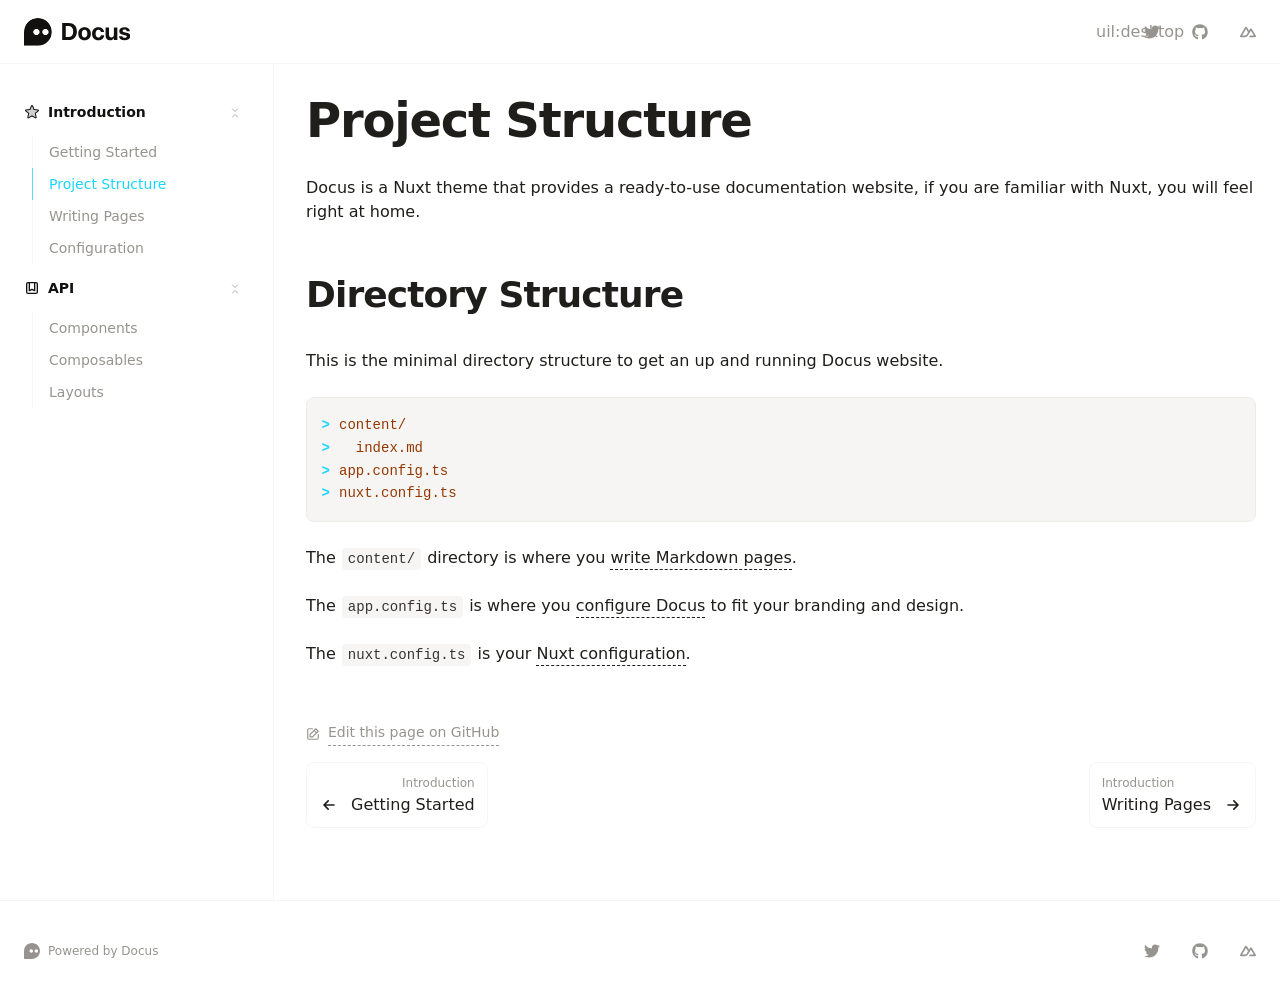
<file: introduction/project-structure/index.html>
<!DOCTYPE html>
<html lang="en">
<head><meta charset="utf-8">
<title>Project Structure · Docus</title>
<meta name="viewport" content="width=device-width, initial-scale=1">
<meta name="twitter:card" content="summary_large_image">
<meta property="og:image" content="https://user-images.githubusercontent.com/904724/185365452-87b7ca7b-6030-4813-a2db-5e65c785bf88.png">
<meta property="og:title" content="Project Structure">
<meta name="description" content="Docus is a Nuxt theme that provides a ready-to-use documentation website, if you are familiar with Nuxt, you will feel right at home.">
<meta property="og:description" content="Docus is a Nuxt theme that provides a ready-to-use documentation website, if you are familiar with Nuxt, you will feel right at home."><link rel="modulepreload" as="script" crossorigin href="/_nuxt/entry.eebf6123.js"><link rel="preload" as="style" href="/_nuxt/entry.2c69e5f7.css"><link rel="modulepreload" as="script" crossorigin href="/_nuxt/document-driven.07b8cab5.js"><link rel="modulepreload" as="script" crossorigin href="/_nuxt/DocumentDrivenEmpty.e1d1e39d.js"><link rel="modulepreload" as="script" crossorigin href="/_nuxt/ContentRenderer.a8854f2f.js"><link rel="modulepreload" as="script" crossorigin href="/_nuxt/ContentRendererMarkdown.45808987.js"><link rel="modulepreload" as="script" crossorigin href="/_nuxt/DocumentDrivenNotFound.54430a94.js"><link rel="preload" as="style" href="/_nuxt/DocumentDrivenNotFound.3b2b8c26.css"><link rel="modulepreload" as="script" crossorigin href="/_nuxt/ButtonLink.b9ae6260.js"><link rel="preload" as="style" href="/_nuxt/ButtonLink.f1bba381.css"><link rel="modulepreload" as="script" crossorigin href="/_nuxt/ContentSlot.a549e915.js"><link rel="modulepreload" as="script" crossorigin href="/_nuxt/default.f19a2c00.js"><link rel="modulepreload" as="script" crossorigin href="/_nuxt/DocsPageLayout.defa6c20.js"><link rel="preload" as="style" href="/_nuxt/DocsPageLayout.14474a66.css"><link rel="modulepreload" as="script" crossorigin href="/_nuxt/DocsAside.308dc503.js"><link rel="preload" as="style" href="/_nuxt/DocsAside.3da749df.css"><link rel="modulepreload" as="script" crossorigin href="/_nuxt/ProseCodeInline.2d84c321.js"><link rel="preload" as="style" href="/_nuxt/ProseCodeInline.873c7ac7.css"><link rel="modulepreload" as="script" crossorigin href="/_nuxt/Alert.1ce52bbd.js"><link rel="preload" as="style" href="/_nuxt/Alert.dcca94b5.css"><link rel="modulepreload" as="script" crossorigin href="/_nuxt/DocsPageBottom.3e0d2c9e.js"><link rel="preload" as="style" href="/_nuxt/DocsPageBottom.d9748ddb.css"><link rel="modulepreload" as="script" crossorigin href="/_nuxt/ProseA.c6a0e0bd.js"><link rel="preload" as="style" href="/_nuxt/ProseA.baee409d.css"><link rel="modulepreload" as="script" crossorigin href="/_nuxt/EditOnLink.vue.a60c8f48.js"><link rel="modulepreload" as="script" crossorigin href="/_nuxt/DocsPrevNext.0969298b.js"><link rel="preload" as="style" href="/_nuxt/DocsPrevNext.09a503e6.css"><link rel="modulepreload" as="script" crossorigin href="/_nuxt/DocsToc.c01f68dc.js"><link rel="preload" as="style" href="/_nuxt/DocsToc.da8149e0.css"><link rel="modulepreload" as="script" crossorigin href="/_nuxt/DocsTocLinks.9436e246.js"><link rel="preload" as="style" href="/_nuxt/DocsTocLinks.bba25586.css"><link rel="modulepreload" as="script" crossorigin href="/_nuxt/EditOnLink.8e775660.js"><link rel="modulepreload" as="script" crossorigin href="/_nuxt/IconDocus.ba9c278c.js"><link rel="modulepreload" as="script" crossorigin href="/_nuxt/ProseH1.10fa93e0.js"><link rel="preload" as="style" href="/_nuxt/ProseH1.6d63403c.css"><link rel="modulepreload" as="script" crossorigin href="/_nuxt/ProseP.62190358.js"><link rel="preload" as="style" href="/_nuxt/ProseP.b99f89cd.css"><link rel="modulepreload" as="script" crossorigin href="/_nuxt/ProseH2.e941e3e7.js"><link rel="preload" as="style" href="/_nuxt/ProseH2.3a63b076.css"><link rel="modulepreload" as="script" crossorigin href="/_nuxt/ProseCode.116000e7.js"><link rel="preload" as="style" href="/_nuxt/ProseCode.585625f1.css"><link rel="modulepreload" as="script" crossorigin href="/_nuxt/index.fc93bd74.js"><link rel="prefetch" as="style" href="/_nuxt/page.8aba30cd.css"><link rel="prefetch" as="script" crossorigin href="/_nuxt/page.2fafb5b4.js"><link rel="prefetch" as="script" crossorigin href="/_nuxt/client-db.ed78eb3b.js"><link rel="prefetch" as="script" crossorigin href="/_nuxt/debug.95874a92.js"><link rel="prefetch" as="style" href="/_nuxt/useStudio.a92b5f33.css"><link rel="prefetch" as="script" crossorigin href="/_nuxt/useStudio.3cc79743.js"><link rel="prefetch" as="script" crossorigin href="/_nuxt/asyncData.ee8e366a.js"><link rel="prefetch" as="style" href="/_nuxt/error-404.47a83e66.css"><link rel="prefetch" as="script" crossorigin href="/_nuxt/error-404.986877b3.js"><link rel="prefetch" as="style" href="/_nuxt/error-500.534ab3f3.css"><link rel="prefetch" as="script" crossorigin href="/_nuxt/error-500.d595f91d.js"><style id="pinceau-theme">@media { :root {--pinceau-mq: initial; --docus-loadingBar-gradientColorStop3: #0047e1;--docus-loadingBar-gradientColorStop2: #34cdfe;--docus-loadingBar-gradientColorStop1: #00dc82;--docus-loadingBar-height: 3px;--docus-readableLine: 78ch;--docus-footer-height: 145px;--docus-header-height: 64px;--prose-code-inline-padding: 0.2rem 0.375rem 0.2rem 0.375rem;--prose-code-block-backdropFilter: contrast(1);--prose-code-block-border-style: solid;--prose-code-block-border-width: 1px;--prose-tbody-tr-borderBottom-style: dashed;--prose-tbody-tr-borderBottom-width: 1px;--prose-th-textAlign: inherit;--prose-thead-borderBottom-style: solid;--prose-thead-borderBottom-width: 1px;--prose-thead-border-style: solid;--prose-thead-border-width: 0px;--prose-table-textAlign: start;--prose-hr-width: 1px;--prose-hr-style: solid;--prose-li-listStylePosition: outside;--prose-ol-li-markerColor: currentColor;--prose-ol-paddingInlineStart: 21px;--prose-ol-listStyleType: decimal;--prose-ul-li-markerColor: currentColor;--prose-ul-paddingInlineStart: 21px;--prose-ul-listStyleType: disc;--prose-blockquote-border-style: solid;--prose-blockquote-border-width: 4px;--prose-blockquote-quotes: '201C' '201D' '2018' '2019';--prose-blockquote-paddingInlineStart: 24px;--prose-a-code-color-hover: currentColor;--prose-a-code-color-static: currentColor;--prose-a-hasCode-borderBottom: none;--prose-a-border-distance: 2px;--prose-a-border-color-hover: currentColor;--prose-a-border-color-static: currentColor;--prose-a-border-style-hover: solid;--prose-a-border-style-static: dashed;--prose-a-border-width: 1px;--prose-a-color-static: inherit;--prose-a-textDecoration: none;--prose-h6-margin: 3rem 0 2rem;--prose-h5-margin: 3rem 0 2rem;--prose-h4-margin: 3rem 0 2rem;--prose-h3-margin: 3rem 0 2rem;--prose-h2-margin: 3rem 0 2rem;--prose-h1-margin: 0 0 2rem;--typography-lead-loose: 2;--typography-lead-relaxed: 1.625;--typography-lead-normal: 1.5;--typography-lead-snug: 1.375;--typography-lead-tight: 1.25;--typography-lead-none: 1;--typography-lead-10: 2.5rem;--typography-lead-9: 2.25rem;--typography-lead-8: 2rem;--typography-lead-7: 1.75rem;--typography-lead-6: 1.5rem;--typography-lead-5: 1.25rem;--typography-lead-4: 1rem;--typography-lead-3: .75rem;--typography-lead-2: .5rem;--typography-lead-1: .025rem;--typography-fontWeight-black: 900;--typography-fontWeight-extrabold: 800;--typography-fontWeight-bold: 700;--typography-fontWeight-semibold: 600;--typography-fontWeight-medium: 500;--typography-fontWeight-normal: 400;--typography-fontWeight-light: 300;--typography-fontWeight-extralight: 200;--typography-fontWeight-thin: 100;--typography-fontSize-9xl: 128px;--typography-fontSize-8xl: 96px;--typography-fontSize-7xl: 72px;--typography-fontSize-6xl: 60px;--typography-fontSize-5xl: 48px;--typography-fontSize-4xl: 36px;--typography-fontSize-3xl: 30px;--typography-fontSize-2xl: 24px;--typography-fontSize-xl: 20px;--typography-fontSize-lg: 18px;--typography-fontSize-base: 16px;--typography-fontSize-sm: 14px;--typography-fontSize-xs: 12px;--typography-letterSpacing-wide: 0.025em;--typography-letterSpacing-tight: -0.025em;--typography-verticalMargin-base: 24px;--typography-verticalMargin-sm: 16px;--elements-border-secondary-hover: [object Object];--elements-backdrop-background: #fffc;--elements-backdrop-filter: saturate(200%) blur(20px);--elements-container-maxWidth: 80rem;--lead-loose: 2;--lead-relaxed: 1.625;--lead-normal: 1.5;--lead-snug: 1.375;--lead-tight: 1.25;--lead-none: 1;--lead-10: 2.5rem;--lead-9: 2.25rem;--lead-8: 2rem;--lead-7: 1.75rem;--lead-6: 1.5rem;--lead-5: 1.25rem;--lead-4: 1rem;--lead-3: .75rem;--lead-2: .5rem;--lead-1: .025rem;--letterSpacing-widest: 0.1em;--letterSpacing-wider: 0.05em;--letterSpacing-wide: 0.025em;--letterSpacing-normal: 0em;--letterSpacing-tight: -0.025em;--letterSpacing-tighter: -0.05em;--fontSize-9xl: 8rem;--fontSize-8xl: 6rem;--fontSize-7xl: 4.5rem;--fontSize-6xl: 3.75rem;--fontSize-5xl: 3rem;--fontSize-4xl: 2.25rem;--fontSize-3xl: 1.875rem;--fontSize-2xl: 1.5rem;--fontSize-xl: 1.25rem;--fontSize-lg: 1.125rem;--fontSize-base: 1rem;--fontSize-sm: 0.875rem;--fontSize-xs: 0.75rem;--fontWeight-black: 900;--fontWeight-extrabold: 800;--fontWeight-bold: 700;--fontWeight-semibold: 600;--fontWeight-medium: 500;--fontWeight-normal: 400;--fontWeight-light: 300;--fontWeight-extralight: 200;--fontWeight-thin: 100;--font-mono: ui-monospace, SFMono-Regular, Menlo, Monaco, Consolas, Liberation Mono, Courier New, monospace;--font-serif: ui-serif, Georgia, Cambria, Times New Roman, Times, serif;--font-sans: ui-sans-serif, system-ui, -apple-system, BlinkMacSystemFont, Segoe UI, Roboto, Helvetica Neue, Arial, Noto Sans, sans-serif, Apple Color Emoji, Segoe UI Emoji, Segoe UI Symbol, Noto Color Emoji;--opacity-total: 1;--opacity-high: 0.8;--opacity-medium: 0.5;--opacity-soft: 0.3;--opacity-light: 0.15;--opacity-bright: 0.1;--opacity-noOpacity: 0;--borderWidth-lg: 3px;--borderWidth-md: 2px;--borderWidth-sm: 1px;--borderWidth-noBorder: 0;--space-rem-875: 0.875rem;--space-rem-625: 0.625rem;--space-rem-375: 0.375rem;--space-rem-125: 0.125rem;--space-px: 1px;--space-128: 32rem;--space-96: 24rem;--space-80: 20rem;--space-72: 18rem;--space-64: 16rem;--space-60: 15rem;--space-56: 14rem;--space-52: 13rem;--space-48: 12rem;--space-44: 11rem;--space-40: 10rem;--space-36: 9rem;--space-32: 8rem;--space-28: 7rem;--space-24: 6rem;--space-20: 5rem;--space-16: 4rem;--space-14: 3.5rem;--space-12: 3rem;--space-11: 2.75rem;--space-10: 2.5rem;--space-9: 2.25rem;--space-8: 2rem;--space-7: 1.75rem;--space-6: 1.5rem;--space-5: 1.25rem;--space-4: 1rem;--space-3: 0.75rem;--space-2: 0.5rem;--space-1: 0.25rem;--space-0: 0px;--size-full: 100%;--size-7xl: 80rem;--size-6xl: 72rem;--size-5xl: 64rem;--size-4xl: 56rem;--size-3xl: 48rem;--size-2xl: 42rem;--size-xl: 36rem;--size-lg: 32rem;--size-md: 28rem;--size-sm: 24rem;--size-xs: 20rem;--size-200: 200px;--size-104: 104px;--size-80: 80px;--size-64: 64px;--size-56: 56px;--size-48: 48px;--size-40: 40px;--size-32: 32px;--size-24: 24px;--size-20: 20px;--size-16: 16px;--size-12: 12px;--size-8: 8px;--size-6: 6px;--size-4: 4px;--size-2: 2px;--size-0: 0px;--radii-full: 9999px;--radii-3xl: 1.75rem;--radii-2xl: 1.5rem;--radii-xl: 1rem;--radii-lg: 0.75rem;--radii-md: 0.5rem;--radii-sm: 0.375rem;--radii-xs: 0.25rem;--radii-2xs: 0.125rem;--radii-none: 0px;--shadow-none: 0px 0px 0px 0px transparent;--height-screen: 100vh;--width-screen: 100vw;--color-primary-900: #001A1F;--color-primary-800: #00232B;--color-primary-700: #024757;--color-primary-600: #09A0C1;--color-primary-500: #1AD6FF;--color-primary-400: #55E1FF;--color-primary-300: #82E3FF;--color-primary-200: #C5F2FF;--color-primary-100: #DCF7FF;--color-primary-50: #F1FCFF;--color-ruby-900: #380011;--color-ruby-800: #700021;--color-ruby-700: #a90032;--color-ruby-600: #e10043;--color-ruby-500: #ff1a5e;--color-ruby-400: #ff4079;--color-ruby-300: #ff6694;--color-ruby-200: #ff8dae;--color-ruby-100: #ffb3c9;--color-ruby-50: #ffd9e4;--color-pink-900: #380025;--color-pink-800: #70004b;--color-pink-700: #a90070;--color-pink-600: #e10095;--color-pink-500: #ff1ab2;--color-pink-400: #ff40bf;--color-pink-300: #ff66cc;--color-pink-200: #ff8dd8;--color-pink-100: #ffb3e5;--color-pink-50: #ffd9f2;--color-purple-900: #190038;--color-purple-800: #330070;--color-purple-700: #4c00a9;--color-purple-600: #6500e1;--color-purple-500: #811aff;--color-purple-400: #9640ff;--color-purple-300: #ab66ff;--color-purple-200: #c08dff;--color-purple-100: #d5b3ff;--color-purple-50: #ead9ff;--color-royalblue-900: #0b0531;--color-royalblue-800: #160a62;--color-royalblue-700: #211093;--color-royalblue-600: #2c15c4;--color-royalblue-500: #4127e8;--color-royalblue-400: #614bec;--color-royalblue-300: #806ff0;--color-royalblue-200: #a093f3;--color-royalblue-100: #c0b7f7;--color-royalblue-50: #dfdbfb;--color-indigoblue-900: #001238;--color-indigoblue-800: #002370;--color-indigoblue-700: #0035a9;--color-indigoblue-600: #0047e1;--color-indigoblue-500: #1a62ff;--color-indigoblue-400: #407cff;--color-indigoblue-300: #6696ff;--color-indigoblue-200: #8db0ff;--color-indigoblue-100: #b3cbff;--color-indigoblue-50: #d9e5ff;--color-blue-900: #00131D;--color-blue-800: #002235;--color-blue-700: #014267;--color-blue-600: #0069A6;--color-blue-500: #1AADFF;--color-blue-400: #64C7FF;--color-blue-300: #A1DDFF;--color-blue-200: #C6EAFF;--color-blue-100: #DFF3FF;--color-blue-50: #F2FAFF;--color-lightblue-900: #002e38;--color-lightblue-800: #005c70;--color-lightblue-700: #008aa9;--color-lightblue-600: #00b9e1;--color-lightblue-500: #1ad6ff;--color-lightblue-400: #40ddff;--color-lightblue-300: #66e4ff;--color-lightblue-200: #8deaff;--color-lightblue-100: #b3f1ff;--color-lightblue-50: #d9f8ff;--color-teal-900: #062a28;--color-teal-800: #0b544f;--color-teal-700: #117d77;--color-teal-600: #16a79e;--color-teal-500: #1cd1c6;--color-teal-400: #36e4da;--color-teal-300: #5fe9e1;--color-teal-200: #87efe9;--color-teal-100: #aff4f0;--color-teal-50: #d7faf8;--color-pear-900: #2a2b09;--color-pear-800: #545512;--color-pear-700: #7e801b;--color-pear-600: #a8aa24;--color-pear-500: #d0d32f;--color-pear-400: #d8da52;--color-pear-300: #e0e274;--color-pear-200: #e8e997;--color-pear-100: #eff0ba;--color-pear-50: #f7f8dc;--color-red-900: #1C0301;--color-red-800: #340A01;--color-red-700: #701704;--color-red-600: #BB2402;--color-red-500: #FF3B10;--color-red-400: #FF7353;--color-red-300: #FFA692;--color-red-200: #FFDED7;--color-red-100: #FFF3F0;--color-red-50: #FFF9F8;--color-orange-900: #381800;--color-orange-800: #702f00;--color-orange-700: #a94700;--color-orange-600: #e15e00;--color-orange-500: #ff7a1a;--color-orange-400: #ff9040;--color-orange-300: #ffa666;--color-orange-200: #ffbd8d;--color-orange-100: #ffd3b3;--color-orange-50: #ffe9d9;--color-yellow-900: #1B1500;--color-yellow-800: #292100;--color-yellow-700: #614E02;--color-yellow-600: #CBA408;--color-yellow-500: #FBCA05;--color-yellow-400: #FFDC4E;--color-yellow-300: #FFE372;--color-yellow-200: #FFF0B1;--color-yellow-100: #FFF6D3;--color-yellow-50: #FFFCEE;--color-green-900: #00190F;--color-green-800: #002817;--color-green-700: #006037;--color-green-600: #00B467;--color-green-500: #0DD885;--color-green-400: #3CEEA5;--color-green-300: #86FBCB;--color-green-200: #C3FFE6;--color-green-100: #DEFFF1;--color-green-50: #ECFFF7;--color-gray-900: #121110;--color-gray-800: #201E1B;--color-gray-700: #36332E;--color-gray-600: #67635D;--color-gray-500: #97948F;--color-gray-400: #ADA9A4;--color-gray-300: #DBD9D3;--color-gray-200: #ECEBE8;--color-gray-100: #F6F5F4;--color-gray-50: #FBFBFB;--color-black: #0B0A0A;--color-white: #ffffff;--media-portrait: only screen and (orientation: portrait);--media-landscape: only screen and (orientation: landscape);--media-rm: (prefers-reduced-motion: reduce);--media-2xl: (min-width: 1536px);--media-xl: (min-width: 1280px);--media-lg: (min-width: 1024px);--media-md: (min-width: 768px);--media-sm: (min-width: 640px);--media-xs: (min-width: 475px);--docus-footer-padding: var(--space-4) 0;--docus-header-title-color-hover: var(--color-primary-500);--docus-header-title-color-static: var(--color-gray-900);--docus-header-title-fontWeight: var(--fontWeight-bold);--docus-header-title-fontSize: var(--fontSize-2xl);--docus-header-logo-height: var(--space-6);--docus-body-fontFamily: var(--font-sans);--docus-body-color: var(--color-gray-800);--docus-body-backgroundColor: var(--color-white);--prose-code-inline-fontWeight: var(--typography-fontWeight-normal);--prose-code-inline-fontSize: var(--typography-fontSize-sm);--prose-code-inline-borderRadius: var(--radii-xs);--prose-code-block-pre-padding: var(--typography-verticalMargin-sm);--prose-code-block-margin: var(--typography-verticalMargin-base) 0;--prose-code-block-fontSize: var(--typography-fontSize-sm);--prose-tbody-code-inline-fontSize: var(--typography-fontSize-sm);--prose-tbody-td-padding: var(--typography-verticalMargin-sm);--prose-th-fontWeight: var(--typography-fontWeight-semibold);--prose-th-padding: 0 var(--typography-verticalMargin-sm) var(--typography-verticalMargin-sm) var(--typography-verticalMargin-sm);--prose-table-lineHeight: var(--typography-lead-6);--prose-table-fontSize: var(--typography-fontSize-sm);--prose-table-margin: var(--typography-verticalMargin-base) 0;--prose-hr-margin: var(--typography-verticalMargin-base) 0;--prose-li-margin: var(--typography-verticalMargin-sm) 0;--prose-ol-margin: var(--typography-verticalMargin-base) 0;--prose-ul-margin: var(--typography-verticalMargin-base) 0;--prose-blockquote-margin: var(--typography-verticalMargin-base) 0;--prose-a-code-border-style: var(--prose-a-border-style-static);--prose-a-code-border-width: var(--prose-a-border-width);--prose-a-fontWeight: var(--typography-fontWeight-medium);--prose-img-margin: var(--typography-verticalMargin-base) 0;--prose-strong-fontWeight: var(--typography-fontWeight-semibold);--prose-h6-iconSize: var(--typography-fontSize-base);--prose-h6-fontWeight: var(--typography-fontWeight-semibold);--prose-h6-lineHeight: var(--typography-lead-normal);--prose-h6-fontSize: var(--typography-fontSize-lg);--prose-h5-iconSize: var(--typography-fontSize-lg);--prose-h5-fontWeight: var(--typography-fontWeight-semibold);--prose-h5-lineHeight: var(--typography-lead-snug);--prose-h5-fontSize: var(--typography-fontSize-xl);--prose-h4-iconSize: var(--typography-fontSize-lg);--prose-h4-letterSpacing: var(--typography-letterSpacing-tight);--prose-h4-fontWeight: var(--typography-fontWeight-semibold);--prose-h4-lineHeight: var(--typography-lead-snug);--prose-h4-fontSize: var(--typography-fontSize-2xl);--prose-h3-iconSize: var(--typography-fontSize-xl);--prose-h3-letterSpacing: var(--typography-letterSpacing-tight);--prose-h3-fontWeight: var(--typography-fontWeight-semibold);--prose-h3-lineHeight: var(--typography-lead-snug);--prose-h3-fontSize: var(--typography-fontSize-3xl);--prose-h2-iconSize: var(--typography-fontSize-2xl);--prose-h2-letterSpacing: var(--typography-letterSpacing-tight);--prose-h2-fontWeight: var(--typography-fontWeight-semibold);--prose-h2-lineHeight: var(--typography-lead-tight);--prose-h2-fontSize: var(--typography-fontSize-4xl);--prose-h1-iconSize: var(--typography-fontSize-3xl);--prose-h1-letterSpacing: var(--typography-letterSpacing-tight);--prose-h1-fontWeight: var(--typography-fontWeight-bold);--prose-h1-lineHeight: var(--typography-lead-tight);--prose-h1-fontSize: var(--typography-fontSize-5xl);--prose-p-br-margin: var(--typography-verticalMargin-base) 0 0 0;--prose-p-margin: var(--typography-verticalMargin-base) 0;--prose-p-lineHeight: var(--typography-lead-normal);--prose-p-fontSize: var(--typography-fontSize-base);--typography-color-secondary-900: var(--color-gray-900);--typography-color-secondary-800: var(--color-gray-800);--typography-color-secondary-700: var(--color-gray-700);--typography-color-secondary-600: var(--color-gray-600);--typography-color-secondary-500: var(--color-gray-500);--typography-color-secondary-400: var(--color-gray-400);--typography-color-secondary-300: var(--color-gray-300);--typography-color-secondary-200: var(--color-gray-200);--typography-color-secondary-100: var(--color-gray-100);--typography-color-secondary-50: var(--color-gray-50);--typography-color-primary-900: var(--color-primary-900);--typography-color-primary-800: var(--color-primary-800);--typography-color-primary-700: var(--color-primary-700);--typography-color-primary-600: var(--color-primary-600);--typography-color-primary-500: var(--color-primary-500);--typography-color-primary-400: var(--color-primary-400);--typography-color-primary-300: var(--color-primary-300);--typography-color-primary-200: var(--color-primary-200);--typography-color-primary-100: var(--color-primary-100);--typography-color-primary-50: var(--color-primary-50);--typography-font-code: var(--font-mono);--typography-font-body: var(--font-sans);--typography-font-display: var(--font-sans);--typography-body-backgroundColor: var(--color-white);--typography-body-color: var(--color-black);--elements-state-danger-borderColor-secondary: var(--color-red-200);--elements-state-danger-borderColor-primary: var(--color-red-100);--elements-state-danger-backgroundColor-secondary: var(--color-red-100);--elements-state-danger-backgroundColor-primary: var(--color-red-50);--elements-state-danger-color-secondary: var(--color-red-600);--elements-state-danger-color-primary: var(--color-red-500);--elements-state-warning-borderColor-secondary: var(--color-yellow-200);--elements-state-warning-borderColor-primary: var(--color-yellow-100);--elements-state-warning-backgroundColor-secondary: var(--color-yellow-100);--elements-state-warning-backgroundColor-primary: var(--color-yellow-50);--elements-state-warning-color-secondary: var(--color-yellow-700);--elements-state-warning-color-primary: var(--color-yellow-600);--elements-state-success-borderColor-secondary: var(--color-green-200);--elements-state-success-borderColor-primary: var(--color-green-100);--elements-state-success-backgroundColor-secondary: var(--color-green-100);--elements-state-success-backgroundColor-primary: var(--color-green-50);--elements-state-success-color-secondary: var(--color-green-600);--elements-state-success-color-primary: var(--color-green-500);--elements-state-info-borderColor-secondary: var(--color-blue-200);--elements-state-info-borderColor-primary: var(--color-blue-100);--elements-state-info-backgroundColor-secondary: var(--color-blue-100);--elements-state-info-backgroundColor-primary: var(--color-blue-50);--elements-state-info-color-secondary: var(--color-blue-600);--elements-state-info-color-primary: var(--color-blue-500);--elements-state-primary-borderColor-secondary: var(--color-primary-200);--elements-state-primary-borderColor-primary: var(--color-primary-100);--elements-state-primary-backgroundColor-secondary: var(--color-primary-100);--elements-state-primary-backgroundColor-primary: var(--color-primary-50);--elements-state-primary-color-secondary: var(--color-primary-700);--elements-state-primary-color-primary: var(--color-primary-600);--elements-surface-secondary-backgroundColor: var(--color-gray-200);--elements-surface-primary-backgroundColor: var(--color-gray-100);--elements-surface-background-base: var(--color-gray-100);--elements-border-secondary-static: var(--color-gray-200);--elements-border-primary-hover: var(--color-gray-200);--elements-border-primary-static: var(--color-gray-100);--elements-container-padding-md: var(--space-6);--elements-container-padding-sm: var(--space-6);--elements-container-padding-xs: var(--space-4);--elements-container-padding-mobile: var(--space-4);--elements-text-secondary-color-hover: var(--color-gray-700);--elements-text-secondary-color-static: var(--color-gray-500);--elements-text-primary-color-static: var(--color-gray-900);--text-6xl-lineHeight: var(--lead-none);--text-6xl-fontSize: var(--fontSize-6xl);--text-5xl-lineHeight: var(--lead-none);--text-5xl-fontSize: var(--fontSize-5xl);--text-4xl-lineHeight: var(--lead-10);--text-4xl-fontSize: var(--fontSize-4xl);--text-3xl-lineHeight: var(--lead-9);--text-3xl-fontSize: var(--fontSize-3xl);--text-2xl-lineHeight: var(--lead-8);--text-2xl-fontSize: var(--fontSize-2xl);--text-xl-lineHeight: var(--lead-7);--text-xl-fontSize: var(--fontSize-xl);--text-lg-lineHeight: var(--lead-7);--text-lg-fontSize: var(--fontSize-lg);--text-base-lineHeight: var(--lead-6);--text-base-fontSize: var(--fontSize-base);--text-sm-lineHeight: var(--lead-5);--text-sm-fontSize: var(--fontSize-sm);--text-xs-lineHeight: var(--lead-4);--text-xs-fontSize: var(--fontSize-xs);--color-shadow: var(--color-gray-400);--color-secondary-900: var(--color-gray-900);--color-secondary-800: var(--color-gray-800);--color-secondary-700: var(--color-gray-700);--color-secondary-600: var(--color-gray-600);--color-secondary-500: var(--color-gray-500);--color-secondary-400: var(--color-gray-400);--color-secondary-300: var(--color-gray-300);--color-secondary-200: var(--color-gray-200);--color-secondary-100: var(--color-gray-100);--color-secondary-50: var(--color-gray-50);--prose-code-inline-backgroundColor: var(--typography-color-secondary-100);--prose-code-inline-color: var(--typography-color-secondary-700);--prose-code-block-backgroundColor: var(--typography-color-secondary-100);--prose-code-block-color: var(--typography-color-secondary-700);--prose-code-block-border-color: var(--typography-color-secondary-200);--prose-tbody-tr-borderBottom-color: var(--typography-color-secondary-200);--prose-th-color: var(--typography-color-secondary-600);--prose-thead-borderBottom-color: var(--typography-color-secondary-200);--prose-thead-border-color: var(--typography-color-secondary-300);--prose-hr-color: var(--typography-color-secondary-200);--prose-blockquote-border-color: var(--typography-color-secondary-200);--prose-blockquote-color: var(--typography-color-secondary-500);--prose-a-code-background-hover: var(--typography-color-primary-50);--prose-a-code-border-color-hover: var(--typography-color-primary-500);--prose-a-code-border-color-static: var(--typography-color-secondary-400);--prose-a-color-hover: var(--typography-color-primary-500);--shadow-2xl: 0px 25px 50px -12px var(--color-shadow);--shadow-xl: 0px 20px 25px -5px var(--color-shadow), 0px 8px 10px -6px var(--color-shadow);--shadow-lg: 0px 10px 15px -3px var(--color-shadow), 0px 4px 6px -4px var(--color-shadow);--shadow-md: 0px 4px 6px -1px var(--color-shadow), 0px 2px 4px -2px var(--color-shadow);--shadow-sm: 0px 1px 3px 0px var(--color-shadow), 0px 1px 2px -1px var(--color-shadow);--shadow-xs: 0px 1px 2px 0px var(--color-shadow); } }@media { :root.dark {--pinceau-mq: dark; --prose-code-block-backdropFilter: contrast(1);--prose-ol-li-markerColor: currentColor;--prose-ul-li-markerColor: currentColor;--prose-a-code-color-hover: currentColor;--prose-a-code-color-static: currentColor;--prose-a-border-color-hover: currentColor;--prose-a-border-color-static: currentColor;--prose-a-color-static: inherit;--elements-backdrop-background: #0c0d0ccc;--docus-header-title-color-static: var(--color-gray-100);--docus-body-color: var(--color-gray-200);--docus-body-backgroundColor: var(--color-black);--typography-body-backgroundColor: var(--color-black);--typography-body-color: var(--color-white);--elements-state-danger-borderColor-secondary: var(--color-red-700);--elements-state-danger-borderColor-primary: var(--color-red-800);--elements-state-danger-backgroundColor-secondary: var(--color-red-800);--elements-state-danger-backgroundColor-primary: var(--color-red-900);--elements-state-danger-color-secondary: var(--color-red-200);--elements-state-danger-color-primary: var(--color-red-300);--elements-state-warning-borderColor-secondary: var(--color-yellow-700);--elements-state-warning-borderColor-primary: var(--color-yellow-800);--elements-state-warning-backgroundColor-secondary: var(--color-yellow-800);--elements-state-warning-backgroundColor-primary: var(--color-yellow-900);--elements-state-warning-color-secondary: var(--color-yellow-200);--elements-state-warning-color-primary: var(--color-yellow-400);--elements-state-success-borderColor-secondary: var(--color-green-700);--elements-state-success-borderColor-primary: var(--color-green-800);--elements-state-success-backgroundColor-secondary: var(--color-green-800);--elements-state-success-backgroundColor-primary: var(--color-green-900);--elements-state-success-color-secondary: var(--color-green-200);--elements-state-success-color-primary: var(--color-green-400);--elements-state-info-borderColor-secondary: var(--color-blue-700);--elements-state-info-borderColor-primary: var(--color-blue-800);--elements-state-info-backgroundColor-secondary: var(--color-blue-800);--elements-state-info-backgroundColor-primary: var(--color-blue-900);--elements-state-info-color-secondary: var(--color-blue-200);--elements-state-info-color-primary: var(--color-blue-400);--elements-state-primary-borderColor-secondary: var(--color-primary-700);--elements-state-primary-borderColor-primary: var(--color-primary-800);--elements-state-primary-backgroundColor-secondary: var(--color-primary-800);--elements-state-primary-backgroundColor-primary: var(--color-primary-900);--elements-state-primary-color-secondary: var(--color-primary-200);--elements-state-primary-color-primary: var(--color-primary-400);--elements-surface-secondary-backgroundColor: var(--color-gray-800);--elements-surface-primary-backgroundColor: var(--color-gray-900);--elements-surface-background-base: var(--color-gray-900);--elements-border-secondary-static: var(--color-gray-800);--elements-border-primary-hover: var(--color-gray-800);--elements-border-primary-static: var(--color-gray-900);--elements-text-secondary-color-hover: var(--color-gray-200);--elements-text-secondary-color-static: var(--color-gray-400);--elements-text-primary-color-static: var(--color-gray-50);--color-shadow: var(--color-gray-800);--prose-code-inline-backgroundColor: var(--typography-color-secondary-800);--prose-code-inline-color: var(--typography-color-secondary-200);--prose-code-block-backgroundColor: var(--typography-color-secondary-900);--prose-code-block-color: var(--typography-color-secondary-200);--prose-code-block-border-color: var(--typography-color-secondary-800);--prose-tbody-tr-borderBottom-color: var(--typography-color-secondary-800);--prose-th-color: var(--typography-color-secondary-400);--prose-thead-borderBottom-color: var(--typography-color-secondary-800);--prose-thead-border-color: var(--typography-color-secondary-600);--prose-hr-color: var(--typography-color-secondary-800);--prose-blockquote-border-color: var(--typography-color-secondary-700);--prose-blockquote-color: var(--typography-color-secondary-400);--prose-a-code-background-hover: var(--typography-color-primary-900);--prose-a-code-border-color-hover: var(--typography-color-primary-600);--prose-a-code-border-color-static: var(--typography-color-secondary-600);--prose-a-color-hover: var(--typography-color-primary-400); } }@media (min-width: 640px) { :root {--pinceau-mq: sm; --docus-footer-height: 100px;--docus-header-logo-height: var(--space-7); } }</style><style id="pinceau-runtime-hydratable">@media{.phy[--]{--puid:6f8py6-v;}.pv-WMWKsu{padding-left:var(--elements-container-padding-mobile);padding-right:var(--elements-container-padding-mobile);}@media (min-width: 475px){.pv-WMWKsu{padding-left:var(--elements-container-padding-xs);padding-right:var(--elements-container-padding-xs);}}@media (min-width: 640px){.pv-WMWKsu{padding-left:var(--elements-container-padding-sm);padding-right:var(--elements-container-padding-sm);}}@media (min-width: 768px){.pv-WMWKsu{padding-left:var(--elements-container-padding-md);padding-right:var(--elements-container-padding-md);}}} @media{.phy[--]{--puid:BKQhfp-v;}.pv-ShR4Qt{max-width:var(--elements-container-maxWidth);padding-left:var(--elements-container-padding-mobile);padding-right:var(--elements-container-padding-mobile);}@media (min-width: 475px){.pv-ShR4Qt{padding-left:var(--elements-container-padding-xs);padding-right:var(--elements-container-padding-xs);}}@media (min-width: 640px){.pv-ShR4Qt{padding-left:var(--elements-container-padding-sm);padding-right:var(--elements-container-padding-sm);}}@media (min-width: 768px){.pv-ShR4Qt{padding-left:var(--elements-container-padding-md);padding-right:var(--elements-container-padding-md);}}} </style><link rel="stylesheet" href="/_nuxt/entry.2c69e5f7.css"><link rel="stylesheet" href="/_nuxt/DocumentDrivenNotFound.3b2b8c26.css"><link rel="stylesheet" href="/_nuxt/ButtonLink.f1bba381.css"><link rel="stylesheet" href="/_nuxt/DocsPageLayout.14474a66.css"><link rel="stylesheet" href="/_nuxt/DocsAside.3da749df.css"><link rel="stylesheet" href="/_nuxt/ProseCodeInline.873c7ac7.css"><link rel="stylesheet" href="/_nuxt/Alert.dcca94b5.css"><link rel="stylesheet" href="/_nuxt/DocsPageBottom.d9748ddb.css"><link rel="stylesheet" href="/_nuxt/ProseA.baee409d.css"><link rel="stylesheet" href="/_nuxt/DocsPrevNext.09a503e6.css"><link rel="stylesheet" href="/_nuxt/DocsToc.da8149e0.css"><link rel="stylesheet" href="/_nuxt/DocsTocLinks.bba25586.css"><link rel="stylesheet" href="/_nuxt/ProseH1.6d63403c.css"><link rel="stylesheet" href="/_nuxt/ProseP.b99f89cd.css"><link rel="stylesheet" href="/_nuxt/ProseH2.3a63b076.css"><link rel="stylesheet" href="/_nuxt/ProseCode.585625f1.css"><script>"use strict";(()=>{const a=window,e=document.documentElement,m=["dark","light"],c=window.localStorage.getItem("nuxt-color-mode")||"system";let n=c==="system"?f():c;const l=e.getAttribute("data-color-mode-forced");l&&(n=l),i(n),a["__NUXT_COLOR_MODE__"]={preference:c,value:n,getColorScheme:f,addColorScheme:i,removeColorScheme:d};function i(o){const t=""+o+"",s="theme";e.classList?e.classList.add(t):e.className+=" "+t,s&&e.setAttribute("data-"+s,o)}function d(o){const t=""+o+"",s="theme";e.classList?e.classList.remove(t):e.className=e.className.replace(new RegExp(t,"g"),""),s&&e.removeAttribute("data-"+s)}function r(o){return a.matchMedia("(prefers-color-scheme"+o+")")}function f(){if(a.matchMedia&&r("").media!=="not all"){for(const o of m)if(r(":"+o).matches)return o}return"light"}})();
</script></head>
<body ><!----><!--teleport anchor--><div id="__nuxt"><div class="app-layout" data-v-b8abb6d6><div class="nuxt-progress" style="width:0%;opacity:0;background-size:Infinity% auto;" data-v-b8abb6d6></div><header class="has-dialog" data-v-b8abb6d6 data-v-df8d88e4><div class="container pv-WMWKsu pc-6f8py6" data-v-df8d88e4 data-v-6d327d86><!--[--><div class="section left" data-v-df8d88e4><!--[--><button aria-label="Menu" data-v-16377c12><svg xmlns="http://www.w3.org/2000/svg" xmlns:xlink="http://www.w3.org/1999/xlink" role="img" class="icon" data-v-16377c12 style="" width="1em" height="1em" viewBox="0 0 24 24" data-v-121c6e7d><path fill="none" stroke="currentColor" stroke-linecap="round" stroke-linejoin="round" stroke-width="2" d="M4 6h16M4 12h16M4 18h16"/></svg></button><!--teleport start--><!--teleport end--><!--]--><a href="/" class="navbar-logo" aria-label="Docus" data-v-df8d88e4 data-v-c7ad16d9><span class="logo" data-v-c7ad16d9><svg viewbox="0 0 167 44" fill="none" xmlns="http://www.w3.org/2000/svg" data-v-c7ad16d9 data-v-b2e79d72><path d="M60 34.5945H70.2569C78.3172 34.5945 83.064 29.6369 83.064 21.1959V21.159C83.064 12.7365 78.2986 8 70.2569 8H60V34.5945ZM65.6217 29.987V12.5891H69.5867C74.5197 12.5891 77.3306 15.63 77.3306 21.1775V21.2143C77.3306 26.9645 74.6128 29.987 69.5867 29.987H65.6217Z" fill="currentColor" data-v-b2e79d72></path><path d="M95.1966 35C101.228 35 105.081 31.1666 105.081 24.716V24.6792C105.081 18.284 101.153 14.4321 95.178 14.4321C89.2211 14.4321 85.312 18.3208 85.312 24.6792V24.716C85.312 31.1481 89.1281 35 95.1966 35ZM95.2152 30.7795C92.5346 30.7795 90.8407 28.5863 90.8407 24.716V24.6792C90.8407 20.8642 92.5532 18.6526 95.178 18.6526C97.8213 18.6526 99.5525 20.8642 99.5525 24.6792V24.716C99.5525 28.5679 97.8585 30.7795 95.2152 30.7795Z" fill="currentColor" data-v-b2e79d72></path><path d="M116.823 35C122.147 35 125.59 31.7195 125.851 27.4068V27.2962H120.788L120.769 27.4621C120.397 29.4526 119.038 30.7795 116.86 30.7795C114.179 30.7795 112.504 28.5863 112.504 24.716V24.6976C112.504 20.9195 114.179 18.6526 116.841 18.6526C119.094 18.6526 120.415 20.0901 120.751 21.97L120.788 22.1358H125.832V22.0068C125.628 17.7311 122.184 14.4321 116.767 14.4321C110.792 14.4321 106.975 18.3577 106.975 24.6792V24.6976C106.975 31.0744 110.736 35 116.823 35Z" fill="currentColor" data-v-b2e79d72></path><path d="M135.08 35C138.095 35 140.143 33.5993 141.167 31.3324H141.278V34.5945H146.714V14.8375H141.278V26.1904C141.278 28.7706 139.733 30.5399 137.295 30.5399C134.856 30.5399 133.628 29.0471 133.628 26.4669V14.8375H128.192V27.5911C128.192 32.2171 130.687 35 135.08 35Z" fill="currentColor" data-v-b2e79d72></path><path d="M158.27 35C163.407 35 167 32.4567 167 28.5863V28.5679C167 25.656 165.287 24.0341 161.118 23.1679L157.73 22.4491C155.719 22.0253 155.031 21.3618 155.031 20.3481V20.3297C155.031 19.058 156.203 18.2287 158.083 18.2287C160.094 18.2287 161.267 19.2976 161.453 20.7167L161.471 20.8642H166.479V20.6799C166.348 17.215 163.389 14.4321 158.083 14.4321C153.001 14.4321 149.725 16.8648 149.725 20.6246V20.643C149.725 23.5918 151.68 25.5085 155.552 26.3195L158.94 27.0198C160.894 27.4437 161.564 28.0519 161.564 29.1024V29.1208C161.564 30.3925 160.317 31.185 158.27 31.185C156.092 31.185 154.919 30.2819 154.565 28.7338L154.528 28.5679H149.223L149.241 28.7338C149.669 32.4751 152.741 35 158.27 35Z" fill="currentColor" data-v-b2e79d72></path><mask id="mask0_109_36" style="mask-type:alpha;" maskUnits="userSpaceOnUse" x="0" y="0" width="44" height="44" data-v-b2e79d72><path fill-rule="evenodd" clip-rule="evenodd" d="M0 21.8104C0 9.76479 9.80347 0 21.8967 0C33.99 0 43.7935 9.76479 43.7935 21.8104C43.7935 33.8559 33.99 43.6207 21.8967 43.6207H0V21.8104ZM19.5294 17.0944C22.1442 17.0944 24.2641 19.2059 24.2641 21.8104C24.2641 24.4148 22.1442 26.526 19.5294 26.526C16.9147 26.526 14.7948 24.4148 14.7948 21.8101C14.7948 19.2059 16.9147 17.0944 19.5294 17.0944V17.0944ZM38.4674 21.8104C38.4674 19.2059 36.3475 17.0944 33.7328 17.0944C31.1183 17.0944 28.9984 19.2059 28.9984 21.8104C28.9984 24.4148 31.1183 26.526 33.7328 26.526C36.3475 26.526 38.4674 24.4148 38.4674 21.8101V21.8104Z" fill="white" data-v-b2e79d72></path></mask><g mask="url(#mask0_109_36)" data-v-b2e79d72><path fill-rule="evenodd" clip-rule="evenodd" d="M0 21.8104C0 9.76479 9.80347 0 21.8967 0C33.99 0 43.7935 9.76479 43.7935 21.8104C43.7935 33.8559 33.99 43.6207 21.8967 43.6207H0V21.8104ZM19.5294 17.0944C22.1442 17.0944 24.2641 19.2059 24.2641 21.8104C24.2641 24.4148 22.1442 26.526 19.5294 26.526C16.9147 26.526 14.7948 24.4148 14.7948 21.8101C14.7948 19.2059 16.9147 17.0944 19.5294 17.0944V17.0944ZM38.4674 21.8104C38.4674 19.2059 36.3475 17.0944 33.7328 17.0944C31.1183 17.0944 28.9984 19.2059 28.9984 21.8104C28.9984 24.4148 31.1183 26.526 33.7328 26.526C36.3475 26.526 38.4674 24.4148 38.4674 21.8101V21.8104Z" fill="currentColor" data-v-b2e79d72></path><path d="M9.9987e-06 43.6206H-0.156525V43.7762H9.9987e-06V43.6206ZM21.8967 -0.156006C9.71704 -0.156006 -0.156525 9.67861 -0.156525 21.8106H0.156545C0.156545 9.8508 9.88991 0.155828 21.8967 0.155828V-0.156006ZM43.9497 21.8103C43.9497 9.67861 34.0764 -0.156006 21.8967 -0.156006V0.155828C33.9036 0.155828 43.6369 9.8508 43.6369 21.8103H43.9497ZM21.8967 43.7762C34.0764 43.7762 43.9497 33.9419 43.9497 21.8103H43.6369C43.6369 33.7697 33.9036 43.4647 21.8967 43.4647V43.7762V43.7762ZM9.9987e-06 43.7762H21.8967V43.4647H9.9987e-06V43.7762ZM-0.156525 21.8103V43.6206H0.156545V21.8103H-0.156525ZM24.4203 21.8103C24.4203 19.1197 22.2306 16.9387 19.5294 16.9387V17.2502C22.0577 17.2502 24.1075 19.2916 24.1075 21.8103H24.4203V21.8103ZM19.5294 26.6816C22.2306 26.6816 24.4203 24.5005 24.4203 21.8103H24.1075C24.1075 24.3286 22.058 26.37 19.5294 26.37V26.6816V26.6816ZM14.6385 21.8106C14.6385 24.5008 16.8282 26.6819 19.5294 26.6819V26.3703C17.0011 26.3703 14.9513 24.3289 14.9513 21.8106H14.6385ZM19.5297 16.9387C16.8285 16.9387 14.6388 19.1197 14.6388 21.8103H14.9516C14.9516 19.2916 17.0011 17.2502 19.5297 17.2502V16.9387ZM33.7331 17.2502C36.2617 17.2502 38.3112 19.2916 38.3112 21.8103H38.624C38.624 19.1197 36.4343 16.9387 33.7331 16.9387V17.2502V17.2502ZM29.155 21.8103C29.155 19.2916 31.2045 17.2502 33.7328 17.2502V16.9387C31.0319 16.9387 28.8422 19.1197 28.8422 21.8103H29.155ZM33.7328 26.37C31.2045 26.37 29.155 24.3286 29.155 21.8103H28.8422C28.8422 24.5005 31.0319 26.6816 33.7328 26.6816V26.37ZM38.3109 21.8106C38.3109 24.3289 36.2614 26.3703 33.7328 26.3703V26.6819C36.434 26.6819 38.6237 24.5008 38.6237 21.8106H38.3109Z" fill="currentColor" data-v-b2e79d72></path></g></svg></span></a></div><div class="section center" data-v-df8d88e4><a href="/" class="navbar-logo" aria-label="Docus" data-v-df8d88e4 data-v-c7ad16d9><span class="logo" data-v-c7ad16d9><svg viewbox="0 0 167 44" fill="none" xmlns="http://www.w3.org/2000/svg" data-v-c7ad16d9 data-v-b2e79d72><path d="M60 34.5945H70.2569C78.3172 34.5945 83.064 29.6369 83.064 21.1959V21.159C83.064 12.7365 78.2986 8 70.2569 8H60V34.5945ZM65.6217 29.987V12.5891H69.5867C74.5197 12.5891 77.3306 15.63 77.3306 21.1775V21.2143C77.3306 26.9645 74.6128 29.987 69.5867 29.987H65.6217Z" fill="currentColor" data-v-b2e79d72></path><path d="M95.1966 35C101.228 35 105.081 31.1666 105.081 24.716V24.6792C105.081 18.284 101.153 14.4321 95.178 14.4321C89.2211 14.4321 85.312 18.3208 85.312 24.6792V24.716C85.312 31.1481 89.1281 35 95.1966 35ZM95.2152 30.7795C92.5346 30.7795 90.8407 28.5863 90.8407 24.716V24.6792C90.8407 20.8642 92.5532 18.6526 95.178 18.6526C97.8213 18.6526 99.5525 20.8642 99.5525 24.6792V24.716C99.5525 28.5679 97.8585 30.7795 95.2152 30.7795Z" fill="currentColor" data-v-b2e79d72></path><path d="M116.823 35C122.147 35 125.59 31.7195 125.851 27.4068V27.2962H120.788L120.769 27.4621C120.397 29.4526 119.038 30.7795 116.86 30.7795C114.179 30.7795 112.504 28.5863 112.504 24.716V24.6976C112.504 20.9195 114.179 18.6526 116.841 18.6526C119.094 18.6526 120.415 20.0901 120.751 21.97L120.788 22.1358H125.832V22.0068C125.628 17.7311 122.184 14.4321 116.767 14.4321C110.792 14.4321 106.975 18.3577 106.975 24.6792V24.6976C106.975 31.0744 110.736 35 116.823 35Z" fill="currentColor" data-v-b2e79d72></path><path d="M135.08 35C138.095 35 140.143 33.5993 141.167 31.3324H141.278V34.5945H146.714V14.8375H141.278V26.1904C141.278 28.7706 139.733 30.5399 137.295 30.5399C134.856 30.5399 133.628 29.0471 133.628 26.4669V14.8375H128.192V27.5911C128.192 32.2171 130.687 35 135.08 35Z" fill="currentColor" data-v-b2e79d72></path><path d="M158.27 35C163.407 35 167 32.4567 167 28.5863V28.5679C167 25.656 165.287 24.0341 161.118 23.1679L157.73 22.4491C155.719 22.0253 155.031 21.3618 155.031 20.3481V20.3297C155.031 19.058 156.203 18.2287 158.083 18.2287C160.094 18.2287 161.267 19.2976 161.453 20.7167L161.471 20.8642H166.479V20.6799C166.348 17.215 163.389 14.4321 158.083 14.4321C153.001 14.4321 149.725 16.8648 149.725 20.6246V20.643C149.725 23.5918 151.68 25.5085 155.552 26.3195L158.94 27.0198C160.894 27.4437 161.564 28.0519 161.564 29.1024V29.1208C161.564 30.3925 160.317 31.185 158.27 31.185C156.092 31.185 154.919 30.2819 154.565 28.7338L154.528 28.5679H149.223L149.241 28.7338C149.669 32.4751 152.741 35 158.27 35Z" fill="currentColor" data-v-b2e79d72></path><mask id="mask0_109_36" style="mask-type:alpha;" maskUnits="userSpaceOnUse" x="0" y="0" width="44" height="44" data-v-b2e79d72><path fill-rule="evenodd" clip-rule="evenodd" d="M0 21.8104C0 9.76479 9.80347 0 21.8967 0C33.99 0 43.7935 9.76479 43.7935 21.8104C43.7935 33.8559 33.99 43.6207 21.8967 43.6207H0V21.8104ZM19.5294 17.0944C22.1442 17.0944 24.2641 19.2059 24.2641 21.8104C24.2641 24.4148 22.1442 26.526 19.5294 26.526C16.9147 26.526 14.7948 24.4148 14.7948 21.8101C14.7948 19.2059 16.9147 17.0944 19.5294 17.0944V17.0944ZM38.4674 21.8104C38.4674 19.2059 36.3475 17.0944 33.7328 17.0944C31.1183 17.0944 28.9984 19.2059 28.9984 21.8104C28.9984 24.4148 31.1183 26.526 33.7328 26.526C36.3475 26.526 38.4674 24.4148 38.4674 21.8101V21.8104Z" fill="white" data-v-b2e79d72></path></mask><g mask="url(#mask0_109_36)" data-v-b2e79d72><path fill-rule="evenodd" clip-rule="evenodd" d="M0 21.8104C0 9.76479 9.80347 0 21.8967 0C33.99 0 43.7935 9.76479 43.7935 21.8104C43.7935 33.8559 33.99 43.6207 21.8967 43.6207H0V21.8104ZM19.5294 17.0944C22.1442 17.0944 24.2641 19.2059 24.2641 21.8104C24.2641 24.4148 22.1442 26.526 19.5294 26.526C16.9147 26.526 14.7948 24.4148 14.7948 21.8101C14.7948 19.2059 16.9147 17.0944 19.5294 17.0944V17.0944ZM38.4674 21.8104C38.4674 19.2059 36.3475 17.0944 33.7328 17.0944C31.1183 17.0944 28.9984 19.2059 28.9984 21.8104C28.9984 24.4148 31.1183 26.526 33.7328 26.526C36.3475 26.526 38.4674 24.4148 38.4674 21.8101V21.8104Z" fill="currentColor" data-v-b2e79d72></path><path d="M9.9987e-06 43.6206H-0.156525V43.7762H9.9987e-06V43.6206ZM21.8967 -0.156006C9.71704 -0.156006 -0.156525 9.67861 -0.156525 21.8106H0.156545C0.156545 9.8508 9.88991 0.155828 21.8967 0.155828V-0.156006ZM43.9497 21.8103C43.9497 9.67861 34.0764 -0.156006 21.8967 -0.156006V0.155828C33.9036 0.155828 43.6369 9.8508 43.6369 21.8103H43.9497ZM21.8967 43.7762C34.0764 43.7762 43.9497 33.9419 43.9497 21.8103H43.6369C43.6369 33.7697 33.9036 43.4647 21.8967 43.4647V43.7762V43.7762ZM9.9987e-06 43.7762H21.8967V43.4647H9.9987e-06V43.7762ZM-0.156525 21.8103V43.6206H0.156545V21.8103H-0.156525ZM24.4203 21.8103C24.4203 19.1197 22.2306 16.9387 19.5294 16.9387V17.2502C22.0577 17.2502 24.1075 19.2916 24.1075 21.8103H24.4203V21.8103ZM19.5294 26.6816C22.2306 26.6816 24.4203 24.5005 24.4203 21.8103H24.1075C24.1075 24.3286 22.058 26.37 19.5294 26.37V26.6816V26.6816ZM14.6385 21.8106C14.6385 24.5008 16.8282 26.6819 19.5294 26.6819V26.3703C17.0011 26.3703 14.9513 24.3289 14.9513 21.8106H14.6385ZM19.5297 16.9387C16.8285 16.9387 14.6388 19.1197 14.6388 21.8103H14.9516C14.9516 19.2916 17.0011 17.2502 19.5297 17.2502V16.9387ZM33.7331 17.2502C36.2617 17.2502 38.3112 19.2916 38.3112 21.8103H38.624C38.624 19.1197 36.4343 16.9387 33.7331 16.9387V17.2502V17.2502ZM29.155 21.8103C29.155 19.2916 31.2045 17.2502 33.7328 17.2502V16.9387C31.0319 16.9387 28.8422 19.1197 28.8422 21.8103H29.155ZM33.7328 26.37C31.2045 26.37 29.155 24.3286 29.155 21.8103H28.8422C28.8422 24.5005 31.0319 26.6816 33.7328 26.6816V26.37ZM38.3109 21.8106C38.3109 24.3289 36.2614 26.3703 33.7328 26.3703V26.6819C36.434 26.6819 38.6237 24.5008 38.6237 21.8106H38.3109Z" fill="currentColor" data-v-b2e79d72></path></g></svg></span></a><!----></div><div class="section right" data-v-df8d88e4><!----><button aria-label="Color Mode" data-v-df8d88e4 data-v-36be2ff6><span data-v-36be2ff6>...</span></button><div class="social-icons" data-v-df8d88e4><!--[--><a href="https://twitter.com/nuxt_js" rel="noopener noreferrer" target="_blank" title="nuxt_js" aria-label="nuxt_js" data-v-2c8dd08e><svg xmlns="http://www.w3.org/2000/svg" xmlns:xlink="http://www.w3.org/1999/xlink" aria-hidden="true" role="img" class="icon" data-v-2c8dd08e style="" width="1em" height="1em" viewBox="0 0 512 512" data-v-121c6e7d><path fill="currentColor" d="M459.37 151.716c.325 4.548.325 9.097.325 13.645c0 138.72-105.583 298.558-298.558 298.558c-59.452 0-114.68-17.219-161.137-47.106c8.447.974 16.568 1.299 25.34 1.299c49.055 0 94.213-16.568 130.274-44.832c-46.132-.975-84.792-31.188-98.112-72.772c6.498.974 12.995 1.624 19.818 1.624c9.421 0 18.843-1.3 27.614-3.573c-48.081-9.747-84.143-51.98-84.143-102.985v-1.299c13.969 7.797 30.214 12.67 47.431 13.319c-28.264-18.843-46.781-51.005-46.781-87.391c0-19.492 5.197-37.36 14.294-52.954c51.655 63.675 129.3 105.258 216.365 109.807c-1.624-7.797-2.599-15.918-2.599-24.04c0-57.828 46.782-104.934 104.934-104.934c30.213 0 57.502 12.67 76.67 33.137c23.715-4.548 46.456-13.32 66.599-25.34c-7.798 24.366-24.366 44.833-46.132 57.827c21.117-2.273 41.584-8.122 60.426-16.243c-14.292 20.791-32.161 39.308-52.628 54.253z"/></svg></a><a href="https://github.com/nuxt-themes/docus" rel="noopener noreferrer" target="_blank" title="nuxt-themes/docus" aria-label="nuxt-themes/docus" data-v-2c8dd08e><svg xmlns="http://www.w3.org/2000/svg" xmlns:xlink="http://www.w3.org/1999/xlink" aria-hidden="true" role="img" class="icon" data-v-2c8dd08e style="" width="1em" height="1em" viewBox="0 0 496 512" data-v-121c6e7d><path fill="currentColor" d="M165.9 397.4c0 2-2.3 3.6-5.2 3.6c-3.3.3-5.6-1.3-5.6-3.6c0-2 2.3-3.6 5.2-3.6c3-.3 5.6 1.3 5.6 3.6zm-31.1-4.5c-.7 2 1.3 4.3 4.3 4.9c2.6 1 5.6 0 6.2-2s-1.3-4.3-4.3-5.2c-2.6-.7-5.5.3-6.2 2.3zm44.2-1.7c-2.9.7-4.9 2.6-4.6 4.9c.3 2 2.9 3.3 5.9 2.6c2.9-.7 4.9-2.6 4.6-4.6c-.3-1.9-3-3.2-5.9-2.9zM244.8 8C106.1 8 0 113.3 0 252c0 110.9 69.8 205.8 169.5 239.2c12.8 2.3 17.3-5.6 17.3-12.1c0-6.2-.3-40.4-.3-61.4c0 0-70 15-84.7-29.8c0 0-11.4-29.1-27.8-36.6c0 0-22.9-15.7 1.6-15.4c0 0 24.9 2 38.6 25.8c21.9 38.6 58.6 27.5 72.9 20.9c2.3-16 8.8-27.1 16-33.7c-55.9-6.2-112.3-14.3-112.3-110.5c0-27.5 7.6-41.3 23.6-58.9c-2.6-6.5-11.1-33.3 2.6-67.9c20.9-6.5 69 27 69 27c20-5.6 41.5-8.5 62.8-8.5s42.8 2.9 62.8 8.5c0 0 48.1-33.6 69-27c13.7 34.7 5.2 61.4 2.6 67.9c16 17.7 25.8 31.5 25.8 58.9c0 96.5-58.9 104.2-114.8 110.5c9.2 7.9 17 22.9 17 46.4c0 33.7-.3 75.4-.3 83.6c0 6.5 4.6 14.4 17.3 12.1C428.2 457.8 496 362.9 496 252C496 113.3 383.5 8 244.8 8zM97.2 352.9c-1.3 1-1 3.3.7 5.2c1.6 1.6 3.9 2.3 5.2 1c1.3-1 1-3.3-.7-5.2c-1.6-1.6-3.9-2.3-5.2-1zm-10.8-8.1c-.7 1.3.3 2.9 2.3 3.9c1.6 1 3.6.7 4.3-.7c.7-1.3-.3-2.9-2.3-3.9c-2-.6-3.6-.3-4.3.7zm32.4 35.6c-1.6 1.3-1 4.3 1.3 6.2c2.3 2.3 5.2 2.6 6.5 1c1.3-1.3.7-4.3-1.3-6.2c-2.2-2.3-5.2-2.6-6.5-1zm-11.4-14.7c-1.6 1-1.6 3.6 0 5.9c1.6 2.3 4.3 3.3 5.6 2.3c1.6-1.3 1.6-3.9 0-6.2c-1.4-2.3-4-3.3-5.6-2z"/></svg></a><a href="https://nuxt.com" rel="noopener noreferrer" target="_blank" title="Nuxt" aria-label="Nuxt" data-v-2c8dd08e><svg xmlns="http://www.w3.org/2000/svg" xmlns:xlink="http://www.w3.org/1999/xlink" aria-hidden="true" role="img" class="icon" data-v-2c8dd08e style="" width="1em" height="1em" viewBox="0 0 24 24" data-v-121c6e7d><path fill="currentColor" d="M13.464 19.83h8.922c.283 0 .562-.073.807-.21a1.59 1.59 0 0 0 .591-.574a1.53 1.53 0 0 0 .216-.783a1.529 1.529 0 0 0-.217-.782L17.792 7.414a1.59 1.59 0 0 0-.591-.573a1.652 1.652 0 0 0-.807-.21c-.283 0-.562.073-.807.21a1.59 1.59 0 0 0-.59.573L13.463 9.99L10.47 4.953a1.591 1.591 0 0 0-.591-.573a1.653 1.653 0 0 0-.807-.21c-.284 0-.562.073-.807.21a1.591 1.591 0 0 0-.591.573L.216 17.481a1.53 1.53 0 0 0-.217.782c0 .275.074.545.216.783a1.59 1.59 0 0 0 .59.574c.246.137.525.21.808.21h5.6c2.22 0 3.856-.946 4.982-2.79l2.733-4.593l1.464-2.457l4.395 7.382h-5.859Zm-6.341-2.46l-3.908-.002l5.858-9.842l2.923 4.921l-1.957 3.29c-.748 1.196-1.597 1.632-2.916 1.632z"/></svg></a><!--]--></div></div><!--]--></div></header><main data-v-b8abb6d6><!--[--><div class="document-driven-page"><div class="container pv-WMWKsu pc--66UTw docs-page-content fluid has-aside" data-v-9d45a9a3 data-v-6d327d86><!--[--><aside class="aside-nav" data-v-9d45a9a3><nav class="app-aside" data-v-9d45a9a3 data-v-d3155863><ul class="docs-aside-tree" data-v-d3155863 data-v-85b4e6e0><!--[--><li class="" data-v-85b4e6e0><button class="title-collapsible-button" data-v-85b4e6e0><span class="content" data-v-85b4e6e0><svg xmlns="http://www.w3.org/2000/svg" xmlns:xlink="http://www.w3.org/1999/xlink" aria-hidden="true" role="img" class="icon" data-v-85b4e6e0 style="" width="1em" height="1em" viewBox="0 0 256 256" data-v-121c6e7d><g fill="currentColor"><path d="M184.13 147.7a8.08 8.08 0 0 0-2.54 7.89l13.52 58.54a8 8 0 0 1-11.89 8.69l-51.1-31a7.93 7.93 0 0 0-8.24 0l-51.1 31a8 8 0 0 1-11.89-8.69l13.52-58.54a8.08 8.08 0 0 0-2.54-7.89l-45.11-39.35a8 8 0 0 1 4.54-14.07l59.46-5.14a8 8 0 0 0 6.67-4.88l23.23-55.36a8 8 0 0 1 14.68 0l23.23 55.36a8 8 0 0 0 6.67 4.88l59.46 5.14a8 8 0 0 1 4.54 14.07Z" opacity=".2"/><path d="M239.2 97.29a16 16 0 0 0-13.81-11L166 81.17l-23.28-55.36a15.95 15.95 0 0 0-29.44 0L90.07 81.17l-59.46 5.15a16 16 0 0 0-9.11 28.06l45.11 39.42l-13.52 58.54a16 16 0 0 0 23.84 17.34l51-31l51.11 31a16 16 0 0 0 23.84-17.34l-13.51-58.6l45.1-39.36a16 16 0 0 0 4.73-17.09Zm-15.22 5l-45.1 39.36a16 16 0 0 0-5.08 15.71L187.35 216l-51.07-31a15.9 15.9 0 0 0-16.54 0l-51 31l13.46-58.6a16 16 0 0 0-5.08-15.71L32 102.35a.37.37 0 0 1 0-.09l59.44-5.14a16 16 0 0 0 13.35-9.75L128 32.08l23.2 55.29a16 16 0 0 0 13.35 9.75l59.45 5.14v.07Z"/></g></svg><span data-v-85b4e6e0>Introduction</span></span><span data-v-85b4e6e0><svg xmlns="http://www.w3.org/2000/svg" xmlns:xlink="http://www.w3.org/1999/xlink" aria-hidden="true" role="img" class="icon collapsible-icon" data-v-85b4e6e0 style="" width="1em" height="1em" viewBox="0 0 24 24" data-v-121c6e7d><path fill="none" stroke="currentColor" stroke-linecap="round" stroke-linejoin="round" stroke-width="2" d="m7 20l5-5l5 5M7 4l5 5l5-5"/></svg></span></button><ul class="docs-aside-tree recursive" style="" data-v-85b4e6e0 data-v-85b4e6e0><!--[--><li class="has-parent-icon bordered" data-v-85b4e6e0><a href="/introduction/getting-started" class="link padded" data-v-85b4e6e0><span class="content" data-v-85b4e6e0><!----><span data-v-85b4e6e0>Getting Started</span></span></a><!----></li><li class="has-parent-icon bordered active" data-v-85b4e6e0><a aria-current="page" href="/introduction/project-structure" class="router-link-active router-link-exact-active link padded active" data-v-85b4e6e0><span class="content" data-v-85b4e6e0><!----><span data-v-85b4e6e0>Project Structure</span></span></a><!----></li><li class="has-parent-icon bordered" data-v-85b4e6e0><a href="/introduction/writing-pages" class="link padded" data-v-85b4e6e0><span class="content" data-v-85b4e6e0><!----><span data-v-85b4e6e0>Writing Pages</span></span></a><!----></li><li class="has-parent-icon bordered" data-v-85b4e6e0><a href="/introduction/configuration" class="link padded" data-v-85b4e6e0><span class="content" data-v-85b4e6e0><!----><span data-v-85b4e6e0>Configuration</span></span></a><!----></li><!--]--></ul></li><li class="" data-v-85b4e6e0><button class="title-collapsible-button" data-v-85b4e6e0><span class="content" data-v-85b4e6e0><svg xmlns="http://www.w3.org/2000/svg" xmlns:xlink="http://www.w3.org/1999/xlink" aria-hidden="true" role="img" class="icon" data-v-85b4e6e0 style="" width="1em" height="1em" viewBox="0 0 24 24" data-v-121c6e7d><path fill="none" stroke="currentColor" stroke-linecap="round" stroke-linejoin="round" stroke-width="2" d="M16 4v12l-4-2l-4 2V4M6 20h12a2 2 0 0 0 2-2V6a2 2 0 0 0-2-2H6a2 2 0 0 0-2 2v12a2 2 0 0 0 2 2Z"/></svg><span data-v-85b4e6e0>API</span></span><span data-v-85b4e6e0><svg xmlns="http://www.w3.org/2000/svg" xmlns:xlink="http://www.w3.org/1999/xlink" aria-hidden="true" role="img" class="icon collapsible-icon" data-v-85b4e6e0 style="" width="1em" height="1em" viewBox="0 0 24 24" data-v-121c6e7d><path fill="none" stroke="currentColor" stroke-linecap="round" stroke-linejoin="round" stroke-width="2" d="m7 20l5-5l5 5M7 4l5 5l5-5"/></svg></span></button><ul class="docs-aside-tree recursive" style="" data-v-85b4e6e0 data-v-85b4e6e0><!--[--><li class="has-parent-icon bordered" data-v-85b4e6e0><a href="/api/components" class="link padded" data-v-85b4e6e0><span class="content" data-v-85b4e6e0><!----><span data-v-85b4e6e0>Components</span></span></a><!----></li><li class="has-parent-icon bordered" data-v-85b4e6e0><a href="/api/composables" class="link padded" data-v-85b4e6e0><span class="content" data-v-85b4e6e0><!----><span data-v-85b4e6e0>Composables</span></span></a><!----></li><li class="has-parent-icon bordered" data-v-85b4e6e0><a href="/api/layouts" class="link padded" data-v-85b4e6e0><span class="content" data-v-85b4e6e0><!----><span data-v-85b4e6e0>Layouts</span></span></a><!----></li><!--]--></ul></li><!--]--></ul></nav></aside><article class="page-body" data-v-9d45a9a3><!--[--><!--[--><div><h1 id="project-structure" data-v-a5759516><a aria-current="page" href="/introduction/project-structure#project-structure" class="router-link-active router-link-exact-active" data-v-a5759516><!--[-->Project Structure<!--]--><!----></a></h1><p data-v-63bfa697><!--[-->Docus is a Nuxt theme that provides a ready-to-use documentation website, if you are familiar with Nuxt, you will feel right at home.<!--]--></p><h2 id="directory-structure" data-v-1daf0210><a aria-current="page" href="/introduction/project-structure#directory-structure" class="router-link-active router-link-exact-active" data-v-1daf0210><!--[-->Directory Structure<!--]--><!----></a></h2><p data-v-63bfa697><!--[-->This is the minimal directory structure to get an up and running Docus website.<!--]--></p><div class="highlight-bash prose-code language-bash" meta data-v-bfc7416e><!----><!--[--><pre><code><span class="line" line="1"><span class="ct-443230">content/
</span></span><span class="line" line="2"><span class="ct-935781">  </span><span class="ct-443230">index.md
</span></span><span class="line" line="3"><span class="ct-443230">app.config.ts
</span></span><span class="line" line="4"><span class="ct-443230">nuxt.config.ts</span></span></code></pre><!--]--><button class="copy-button" data-v-bfc7416e data-v-75636234><span class="sr-only" data-v-75636234>Copy to clipboard</span><span class="icon-wrapper" data-v-75636234><svg xmlns="http://www.w3.org/2000/svg" xmlns:xlink="http://www.w3.org/1999/xlink" aria-hidden="true" role="img" class="icon" data-v-75636234 style="" width="18px" height="18px" viewBox="0 0 256 256" data-v-121c6e7d><path fill="currentColor" d="M216 32H88a8 8 0 0 0-8 8v40H40a8 8 0 0 0-8 8v128a8 8 0 0 0 8 8h128a8 8 0 0 0 8-8v-40h40a8 8 0 0 0 8-8V40a8 8 0 0 0-8-8Zm-56 176H48V96h112Zm48-48h-32V88a8 8 0 0 0-8-8H96V48h112Z"/></svg></span></button></div><p data-v-63bfa697><!--[-->The <code data-v-c81ed8f1><!--[-->content/<!--]--></code> directory is where you <a href="/introduction/writing-pages" class="" data-v-af1c0c3b><!--[-->write Markdown pages<!--]--></a>.<!--]--></p><p data-v-63bfa697><!--[-->The <code data-v-c81ed8f1><!--[-->app.config.ts<!--]--></code> is where you <a href="/introduction/configuration" class="" data-v-af1c0c3b><!--[-->configure Docus<!--]--></a> to fit your branding and design.<!--]--></p><p data-v-63bfa697><!--[-->The <code data-v-c81ed8f1><!--[-->nuxt.config.ts<!--]--></code> is your <a href="https://nuxt.com/docs/getting-started/configuration" rel="nofollow" data-v-af1c0c3b><!--[-->Nuxt configuration<!--]--></a>.<!--]--></p><style>.dark .ct-443230{color:#FFA657;}
.ct-443230{color:#953800;}
.dark .ct-935781{color:#C9D1D9;}
.ct-935781{color:#24292F;}</style></div><!--]--><!--]--><!--[--><div class="docs-page-bottom" data-v-9d45a9a3 data-v-09f5255a><div class="edit-link" data-v-09f5255a><svg xmlns="http://www.w3.org/2000/svg" xmlns:xlink="http://www.w3.org/1999/xlink" aria-hidden="true" role="img" class="icon" data-v-09f5255a style="" width="1em" height="1em" viewBox="0 0 24 24" data-v-121c6e7d><path fill="currentColor" d="M21 12a1 1 0 0 0-1 1v6a1 1 0 0 1-1 1H5a1 1 0 0 1-1-1V5a1 1 0 0 1 1-1h6a1 1 0 0 0 0-2H5a3 3 0 0 0-3 3v14a3 3 0 0 0 3 3h14a3 3 0 0 0 3-3v-6a1 1 0 0 0-1-1Zm-15 .76V17a1 1 0 0 0 1 1h4.24a1 1 0 0 0 .71-.29l6.92-6.93L21.71 8a1 1 0 0 0 0-1.42l-4.24-4.29a1 1 0 0 0-1.42 0l-2.82 2.83l-6.94 6.93a1 1 0 0 0-.29.71Zm10.76-8.35l2.83 2.83l-1.42 1.42l-2.83-2.83ZM8 13.17l5.93-5.93l2.83 2.83L10.83 16H8Z"/></svg><!--[--><a href="https://github.com/nuxt-themes/docus/edit/main/.starters/default/content/1.introduction/2.project-structure.md" rel="noopener noreferrer" data-v-09f5255a data-v-af1c0c3b><!--[--><span data-v-09f5255a> Edit this page on GitHub </span><!--]--></a><!--]--></div><!----></div><div class="docs-prev-next" data-v-9d45a9a3 data-v-e63a9a7b><a href="/introduction/getting-started" class="prev" data-v-e63a9a7b><svg xmlns="http://www.w3.org/2000/svg" xmlns:xlink="http://www.w3.org/1999/xlink" aria-hidden="true" role="img" class="icon" data-v-e63a9a7b style="" width="1em" height="1em" viewBox="0 0 24 24" data-v-121c6e7d><path fill="none" stroke="currentColor" stroke-linecap="round" stroke-linejoin="round" stroke-width="2" d="m11 17l-5-5m0 0l5-5m-5 5h12"/></svg><div class="wrapper" data-v-e63a9a7b><span class="directory" data-v-e63a9a7b>Introduction</span><span class="title" data-v-e63a9a7b>Getting Started</span></div></a><a href="/introduction/writing-pages" class="next" data-v-e63a9a7b><div class="wrapper" data-v-e63a9a7b><span class="directory" data-v-e63a9a7b>Introduction</span><span class="title" data-v-e63a9a7b>Writing Pages</span></div><svg xmlns="http://www.w3.org/2000/svg" xmlns:xlink="http://www.w3.org/1999/xlink" aria-hidden="true" role="img" class="icon" data-v-e63a9a7b style="" width="1em" height="1em" viewBox="0 0 24 24" data-v-121c6e7d><path fill="none" stroke="currentColor" stroke-linecap="round" stroke-linejoin="round" stroke-width="2" d="m13 7l5 5m0 0l-5 5m5-5H6"/></svg></a></div><!--]--></article><!----><!--]--></div></div><!--]--></main><footer data-v-b8abb6d6 data-v-dd783650><div class="container pv-ShR4Qt pc-BKQhfp footer-container" data-v-dd783650 data-v-6d327d86><!--[--><div class="left" data-v-dd783650><a href="https://docus.dev" rel="noopener" target="_blank" data-v-dd783650><svg viewbox="0 0 57 57" fill="none" xmlns="http://www.w3.org/2000/svg" class="left-icon" data-v-dd783650><path fill-rule="evenodd" clip-rule="evenodd" d="M28.5445 0C12.8044 0 0 12.7599 0 28.5v25.4549c0 1.5835 1.28368 2.8672 2.86718 2.8672H28.5889C44.2799 56.8221 57 44.102 57 28.4111 57 12.7201 44.2355 0 28.5445 0Zm15.4963 34.452c3.3649 0 6.0927-2.7278 6.0927-6.0928 0-3.3649-2.7278-6.0927-6.0927-6.0927-3.365 0-6.0928 2.7278-6.0928 6.0927 0 3.365 2.7278 6.0928 6.0928 6.0928Zm-18.0833.0003c3.3649 0 6.0927-2.7278 6.0927-6.0927s-2.7278-6.0928-6.0927-6.0928-6.0928 2.7279-6.0928 6.0928c0 3.3649 2.7279 6.0927 6.0928 6.0927Z" fill="currentColor"></path></svg><p data-v-dd783650>Powered by Docus</p></a></div><div class="center" data-v-dd783650><!--[--><!--]--></div><div class="right" data-v-dd783650><!--[--><!--]--><!--[--><a href="https://twitter.com/nuxt_js" rel="noopener noreferrer" target="_blank" title="nuxt_js" aria-label="nuxt_js" data-v-2c8dd08e><svg xmlns="http://www.w3.org/2000/svg" xmlns:xlink="http://www.w3.org/1999/xlink" aria-hidden="true" role="img" class="icon" data-v-2c8dd08e style="" width="1em" height="1em" viewBox="0 0 512 512" data-v-121c6e7d><path fill="currentColor" d="M459.37 151.716c.325 4.548.325 9.097.325 13.645c0 138.72-105.583 298.558-298.558 298.558c-59.452 0-114.68-17.219-161.137-47.106c8.447.974 16.568 1.299 25.34 1.299c49.055 0 94.213-16.568 130.274-44.832c-46.132-.975-84.792-31.188-98.112-72.772c6.498.974 12.995 1.624 19.818 1.624c9.421 0 18.843-1.3 27.614-3.573c-48.081-9.747-84.143-51.98-84.143-102.985v-1.299c13.969 7.797 30.214 12.67 47.431 13.319c-28.264-18.843-46.781-51.005-46.781-87.391c0-19.492 5.197-37.36 14.294-52.954c51.655 63.675 129.3 105.258 216.365 109.807c-1.624-7.797-2.599-15.918-2.599-24.04c0-57.828 46.782-104.934 104.934-104.934c30.213 0 57.502 12.67 76.67 33.137c23.715-4.548 46.456-13.32 66.599-25.34c-7.798 24.366-24.366 44.833-46.132 57.827c21.117-2.273 41.584-8.122 60.426-16.243c-14.292 20.791-32.161 39.308-52.628 54.253z"/></svg></a><a href="https://github.com/nuxt-themes/docus" rel="noopener noreferrer" target="_blank" title="nuxt-themes/docus" aria-label="nuxt-themes/docus" data-v-2c8dd08e><svg xmlns="http://www.w3.org/2000/svg" xmlns:xlink="http://www.w3.org/1999/xlink" aria-hidden="true" role="img" class="icon" data-v-2c8dd08e style="" width="1em" height="1em" viewBox="0 0 496 512" data-v-121c6e7d><path fill="currentColor" d="M165.9 397.4c0 2-2.3 3.6-5.2 3.6c-3.3.3-5.6-1.3-5.6-3.6c0-2 2.3-3.6 5.2-3.6c3-.3 5.6 1.3 5.6 3.6zm-31.1-4.5c-.7 2 1.3 4.3 4.3 4.9c2.6 1 5.6 0 6.2-2s-1.3-4.3-4.3-5.2c-2.6-.7-5.5.3-6.2 2.3zm44.2-1.7c-2.9.7-4.9 2.6-4.6 4.9c.3 2 2.9 3.3 5.9 2.6c2.9-.7 4.9-2.6 4.6-4.6c-.3-1.9-3-3.2-5.9-2.9zM244.8 8C106.1 8 0 113.3 0 252c0 110.9 69.8 205.8 169.5 239.2c12.8 2.3 17.3-5.6 17.3-12.1c0-6.2-.3-40.4-.3-61.4c0 0-70 15-84.7-29.8c0 0-11.4-29.1-27.8-36.6c0 0-22.9-15.7 1.6-15.4c0 0 24.9 2 38.6 25.8c21.9 38.6 58.6 27.5 72.9 20.9c2.3-16 8.8-27.1 16-33.7c-55.9-6.2-112.3-14.3-112.3-110.5c0-27.5 7.6-41.3 23.6-58.9c-2.6-6.5-11.1-33.3 2.6-67.9c20.9-6.5 69 27 69 27c20-5.6 41.5-8.5 62.8-8.5s42.8 2.9 62.8 8.5c0 0 48.1-33.6 69-27c13.7 34.7 5.2 61.4 2.6 67.9c16 17.7 25.8 31.5 25.8 58.9c0 96.5-58.9 104.2-114.8 110.5c9.2 7.9 17 22.9 17 46.4c0 33.7-.3 75.4-.3 83.6c0 6.5 4.6 14.4 17.3 12.1C428.2 457.8 496 362.9 496 252C496 113.3 383.5 8 244.8 8zM97.2 352.9c-1.3 1-1 3.3.7 5.2c1.6 1.6 3.9 2.3 5.2 1c1.3-1 1-3.3-.7-5.2c-1.6-1.6-3.9-2.3-5.2-1zm-10.8-8.1c-.7 1.3.3 2.9 2.3 3.9c1.6 1 3.6.7 4.3-.7c.7-1.3-.3-2.9-2.3-3.9c-2-.6-3.6-.3-4.3.7zm32.4 35.6c-1.6 1.3-1 4.3 1.3 6.2c2.3 2.3 5.2 2.6 6.5 1c1.3-1.3.7-4.3-1.3-6.2c-2.2-2.3-5.2-2.6-6.5-1zm-11.4-14.7c-1.6 1-1.6 3.6 0 5.9c1.6 2.3 4.3 3.3 5.6 2.3c1.6-1.3 1.6-3.9 0-6.2c-1.4-2.3-4-3.3-5.6-2z"/></svg></a><a href="https://nuxt.com" rel="noopener noreferrer" target="_blank" title="Nuxt" aria-label="Nuxt" data-v-2c8dd08e><svg xmlns="http://www.w3.org/2000/svg" xmlns:xlink="http://www.w3.org/1999/xlink" aria-hidden="true" role="img" class="icon" data-v-2c8dd08e style="" width="1em" height="1em" viewBox="0 0 24 24" data-v-121c6e7d><path fill="currentColor" d="M13.464 19.83h8.922c.283 0 .562-.073.807-.21a1.59 1.59 0 0 0 .591-.574a1.53 1.53 0 0 0 .216-.783a1.529 1.529 0 0 0-.217-.782L17.792 7.414a1.59 1.59 0 0 0-.591-.573a1.652 1.652 0 0 0-.807-.21c-.283 0-.562.073-.807.21a1.59 1.59 0 0 0-.59.573L13.463 9.99L10.47 4.953a1.591 1.591 0 0 0-.591-.573a1.653 1.653 0 0 0-.807-.21c-.284 0-.562.073-.807.21a1.591 1.591 0 0 0-.591.573L.216 17.481a1.53 1.53 0 0 0-.217.782c0 .275.074.545.216.783a1.59 1.59 0 0 0 .59.574c.246.137.525.21.808.21h5.6c2.22 0 3.856-.946 4.982-2.79l2.733-4.593l1.464-2.457l4.395 7.382h-5.859Zm-6.341-2.46l-3.908-.002l5.858-9.842l2.923 4.921l-1.957 3.29c-.748 1.196-1.597 1.632-2.916 1.632z"/></svg></a><!--]--></div><!--]--></div></footer></div></div><script type="application/json" id="__NUXT_DATA__" data-ssr="true">[["Reactive",1],{"data":2,"state":3,"_errors":248,"serverRendered":190,"path":6},{},{"$sdd-pages":4,"$sdd-surrounds":174,"$sdd-globals":187,"$scolor-mode":188,"$sdd-navigation":191,"$sicons":216,"$sasideScroll":244,"$sdocus-docs-aside-collapse-map-/":245,"$sdocus-docs-aside-collapse-map-/introduction":246,"$sdocus-docs-aside-collapse-map-/api":247},{"/introduction/project-structure":5},{"_path":6,"_dir":7,"_draft":8,"_partial":8,"_locale":9,"_empty":8,"title":10,"description":11,"body":12,"_type":168,"_id":169,"_source":170,"_file":171,"_extension":172,"layout":173},"/introduction/project-structure","introduction",false,"","Project Structure","Docus is a Nuxt theme that provides a ready-to-use documentation website, if you are familiar with Nuxt, you will feel right at home.",{"type":13,"children":14,"toc":165},"root",[15,23,28,35,40,100,122,141,160],{"type":16,"tag":17,"props":18,"children":20},"element","h1",{"id":19},"project-structure",[21],{"type":22,"value":10},"text",{"type":16,"tag":24,"props":25,"children":26},"p",{},[27],{"type":22,"value":11},{"type":16,"tag":29,"props":30,"children":32},"h2",{"id":31},"directory-structure",[33],{"type":22,"value":34},"Directory Structure",{"type":16,"tag":24,"props":36,"children":37},{},[38],{"type":22,"value":39},"This is the minimal directory structure to get an up and running Docus website.",{"type":16,"tag":41,"props":42,"children":47},"code",{"className":43,"code":45,"language":46,"meta":9},[44],"language-bash","content/\n  index.md\napp.config.ts\nnuxt.config.ts\n","bash",[48],{"type":16,"tag":49,"props":50,"children":51},"pre",{},[52],{"type":16,"tag":41,"props":53,"children":54},{"__ignoreMap":9},[55,67,82,91],{"type":16,"tag":56,"props":57,"children":60},"span",{"class":58,"line":59},"line",1,[61],{"type":16,"tag":56,"props":62,"children":64},{"class":63},"ct-443230",[65],{"type":22,"value":66},"content/\n",{"type":16,"tag":56,"props":68,"children":70},{"class":58,"line":69},2,[71,77],{"type":16,"tag":56,"props":72,"children":74},{"class":73},"ct-935781",[75],{"type":22,"value":76},"  ",{"type":16,"tag":56,"props":78,"children":79},{"class":63},[80],{"type":22,"value":81},"index.md\n",{"type":16,"tag":56,"props":83,"children":85},{"class":58,"line":84},3,[86],{"type":16,"tag":56,"props":87,"children":88},{"class":63},[89],{"type":22,"value":90},"app.config.ts\n",{"type":16,"tag":56,"props":92,"children":94},{"class":58,"line":93},4,[95],{"type":16,"tag":56,"props":96,"children":97},{"class":63},[98],{"type":22,"value":99},"nuxt.config.ts",{"type":16,"tag":24,"props":101,"children":102},{},[103,105,111,113,120],{"type":22,"value":104},"The ",{"type":16,"tag":106,"props":107,"children":108},"code-inline",{},[109],{"type":22,"value":110},"content/",{"type":22,"value":112}," directory is where you ",{"type":16,"tag":114,"props":115,"children":117},"a",{"href":116},"/introduction/writing-pages",[118],{"type":22,"value":119},"write Markdown pages",{"type":22,"value":121},".",{"type":16,"tag":24,"props":123,"children":124},{},[125,126,131,133,139],{"type":22,"value":104},{"type":16,"tag":106,"props":127,"children":128},{},[129],{"type":22,"value":130},"app.config.ts",{"type":22,"value":132}," is where you ",{"type":16,"tag":114,"props":134,"children":136},{"href":135},"/introduction/configuration",[137],{"type":22,"value":138},"configure Docus",{"type":22,"value":140}," to fit your branding and design.",{"type":16,"tag":24,"props":142,"children":143},{},[144,145,149,151,159],{"type":22,"value":104},{"type":16,"tag":106,"props":146,"children":147},{},[148],{"type":22,"value":99},{"type":22,"value":150}," is your ",{"type":16,"tag":114,"props":152,"children":156},{"href":153,"rel":154},"https://nuxt.com/docs/getting-started/configuration",[155],"nofollow",[157],{"type":22,"value":158},"Nuxt configuration",{"type":22,"value":121},{"type":16,"tag":161,"children":162},"style",[163],{"type":22,"value":164},".dark .ct-443230{color:#FFA657;}\n.ct-443230{color:#953800;}\n.dark .ct-935781{color:#C9D1D9;}\n.ct-935781{color:#24292F;}",{"title":9,"searchDepth":69,"depth":69,"links":166},[167],{"id":31,"depth":69,"text":34},"markdown","content:1.introduction:2.project-structure.md","content","1.introduction/2.project-structure.md","md","default",{"/introduction/project-structure":175},[176,182],{"_path":177,"_dir":7,"_draft":8,"_partial":8,"_locale":9,"_empty":8,"title":178,"description":179,"_type":168,"_id":180,"_source":170,"_file":181,"_extension":172},"/introduction/getting-started","Getting Started","From your Markdown files to a deployed website in few minutes.","content:1.introduction:1.getting-started.md","1.introduction/1.getting-started.md",{"_path":116,"_dir":7,"_draft":8,"_partial":8,"_locale":9,"_empty":8,"title":183,"description":184,"_type":168,"_id":185,"_source":170,"_file":186,"_extension":172},"Writing Pages","Docus is made to let you write all your content in Markdown and Vue components with the MDC syntax.","content:1.introduction:3.writing-pages.md","1.introduction/3.writing-pages.md",{},{"preference":189,"value":189,"unknown":190,"forced":8},"system",true,[192,202],{"title":193,"_path":194,"children":195,"icon":201,"redirect":177},"Introduction","/introduction",[196,197,198,199],{"title":178,"_path":177},{"title":10,"_path":6},{"title":183,"_path":116},{"title":200,"_path":135},"Configuration","ph:star-duotone",{"title":203,"_path":204,"children":205,"icon":215},"API","/api",[206,209,212],{"title":207,"_path":208},"Components","/api/components",{"title":210,"_path":211},"Composables","/api/composables",{"title":213,"_path":214},"Layouts","/api/layouts","heroicons-outline:bookmark-alt",{"heroicons-outline:menu":217,"fa-brands:twitter":221,"fa-brands:github":224,"simple-icons:nuxtdotjs":227,"ph:star-duotone":229,"lucide:chevrons-down-up":232,"heroicons-outline:bookmark-alt":234,"uil:edit":236,"heroicons-outline:arrow-sm-right":238,"ph:copy":240,"heroicons-outline:arrow-sm-left":242},{"left":218,"top":218,"width":219,"height":219,"rotate":218,"vFlip":8,"hFlip":8,"body":220},0,24,"\u003Cpath fill=\"none\" stroke=\"currentColor\" stroke-linecap=\"round\" stroke-linejoin=\"round\" stroke-width=\"2\" d=\"M4 6h16M4 12h16M4 18h16\"/>",{"left":218,"top":218,"width":222,"height":222,"rotate":218,"vFlip":8,"hFlip":8,"body":223},512,"\u003Cpath fill=\"currentColor\" d=\"M459.37 151.716c.325 4.548.325 9.097.325 13.645c0 138.72-105.583 298.558-298.558 298.558c-59.452 0-114.68-17.219-161.137-47.106c8.447.974 16.568 1.299 25.34 1.299c49.055 0 94.213-16.568 130.274-44.832c-46.132-.975-84.792-31.188-98.112-72.772c6.498.974 12.995 1.624 19.818 1.624c9.421 0 18.843-1.3 27.614-3.573c-48.081-9.747-84.143-51.98-84.143-102.985v-1.299c13.969 7.797 30.214 12.67 47.431 13.319c-28.264-18.843-46.781-51.005-46.781-87.391c0-19.492 5.197-37.36 14.294-52.954c51.655 63.675 129.3 105.258 216.365 109.807c-1.624-7.797-2.599-15.918-2.599-24.04c0-57.828 46.782-104.934 104.934-104.934c30.213 0 57.502 12.67 76.67 33.137c23.715-4.548 46.456-13.32 66.599-25.34c-7.798 24.366-24.366 44.833-46.132 57.827c21.117-2.273 41.584-8.122 60.426-16.243c-14.292 20.791-32.161 39.308-52.628 54.253z\"/>",{"left":218,"top":218,"width":225,"height":222,"rotate":218,"vFlip":8,"hFlip":8,"body":226},496,"\u003Cpath fill=\"currentColor\" d=\"M165.9 397.4c0 2-2.3 3.6-5.2 3.6c-3.3.3-5.6-1.3-5.6-3.6c0-2 2.3-3.6 5.2-3.6c3-.3 5.6 1.3 5.6 3.6zm-31.1-4.5c-.7 2 1.3 4.3 4.3 4.9c2.6 1 5.6 0 6.2-2s-1.3-4.3-4.3-5.2c-2.6-.7-5.5.3-6.2 2.3zm44.2-1.7c-2.9.7-4.9 2.6-4.6 4.9c.3 2 2.9 3.3 5.9 2.6c2.9-.7 4.9-2.6 4.6-4.6c-.3-1.9-3-3.2-5.9-2.9zM244.8 8C106.1 8 0 113.3 0 252c0 110.9 69.8 205.8 169.5 239.2c12.8 2.3 17.3-5.6 17.3-12.1c0-6.2-.3-40.4-.3-61.4c0 0-70 15-84.7-29.8c0 0-11.4-29.1-27.8-36.6c0 0-22.9-15.7 1.6-15.4c0 0 24.9 2 38.6 25.8c21.9 38.6 58.6 27.5 72.9 20.9c2.3-16 8.8-27.1 16-33.7c-55.9-6.2-112.3-14.3-112.3-110.5c0-27.5 7.6-41.3 23.6-58.9c-2.6-6.5-11.1-33.3 2.6-67.9c20.9-6.5 69 27 69 27c20-5.6 41.5-8.5 62.8-8.5s42.8 2.9 62.8 8.5c0 0 48.1-33.6 69-27c13.7 34.7 5.2 61.4 2.6 67.9c16 17.7 25.8 31.5 25.8 58.9c0 96.5-58.9 104.2-114.8 110.5c9.2 7.9 17 22.9 17 46.4c0 33.7-.3 75.4-.3 83.6c0 6.5 4.6 14.4 17.3 12.1C428.2 457.8 496 362.9 496 252C496 113.3 383.5 8 244.8 8zM97.2 352.9c-1.3 1-1 3.3.7 5.2c1.6 1.6 3.9 2.3 5.2 1c1.3-1 1-3.3-.7-5.2c-1.6-1.6-3.9-2.3-5.2-1zm-10.8-8.1c-.7 1.3.3 2.9 2.3 3.9c1.6 1 3.6.7 4.3-.7c.7-1.3-.3-2.9-2.3-3.9c-2-.6-3.6-.3-4.3.7zm32.4 35.6c-1.6 1.3-1 4.3 1.3 6.2c2.3 2.3 5.2 2.6 6.5 1c1.3-1.3.7-4.3-1.3-6.2c-2.2-2.3-5.2-2.6-6.5-1zm-11.4-14.7c-1.6 1-1.6 3.6 0 5.9c1.6 2.3 4.3 3.3 5.6 2.3c1.6-1.3 1.6-3.9 0-6.2c-1.4-2.3-4-3.3-5.6-2z\"/>",{"left":218,"top":218,"width":219,"height":219,"rotate":218,"vFlip":8,"hFlip":8,"body":228},"\u003Cpath fill=\"currentColor\" d=\"M13.464 19.83h8.922c.283 0 .562-.073.807-.21a1.59 1.59 0 0 0 .591-.574a1.53 1.53 0 0 0 .216-.783a1.529 1.529 0 0 0-.217-.782L17.792 7.414a1.59 1.59 0 0 0-.591-.573a1.652 1.652 0 0 0-.807-.21c-.283 0-.562.073-.807.21a1.59 1.59 0 0 0-.59.573L13.463 9.99L10.47 4.953a1.591 1.591 0 0 0-.591-.573a1.653 1.653 0 0 0-.807-.21c-.284 0-.562.073-.807.21a1.591 1.591 0 0 0-.591.573L.216 17.481a1.53 1.53 0 0 0-.217.782c0 .275.074.545.216.783a1.59 1.59 0 0 0 .59.574c.246.137.525.21.808.21h5.6c2.22 0 3.856-.946 4.982-2.79l2.733-4.593l1.464-2.457l4.395 7.382h-5.859Zm-6.341-2.46l-3.908-.002l5.858-9.842l2.923 4.921l-1.957 3.29c-.748 1.196-1.597 1.632-2.916 1.632z\"/>",{"left":218,"top":218,"width":230,"height":230,"rotate":218,"vFlip":8,"hFlip":8,"body":231},256,"\u003Cg fill=\"currentColor\">\u003Cpath d=\"M184.13 147.7a8.08 8.08 0 0 0-2.54 7.89l13.52 58.54a8 8 0 0 1-11.89 8.69l-51.1-31a7.93 7.93 0 0 0-8.24 0l-51.1 31a8 8 0 0 1-11.89-8.69l13.52-58.54a8.08 8.08 0 0 0-2.54-7.89l-45.11-39.35a8 8 0 0 1 4.54-14.07l59.46-5.14a8 8 0 0 0 6.67-4.88l23.23-55.36a8 8 0 0 1 14.68 0l23.23 55.36a8 8 0 0 0 6.67 4.88l59.46 5.14a8 8 0 0 1 4.54 14.07Z\" opacity=\".2\"/>\u003Cpath d=\"M239.2 97.29a16 16 0 0 0-13.81-11L166 81.17l-23.28-55.36a15.95 15.95 0 0 0-29.44 0L90.07 81.17l-59.46 5.15a16 16 0 0 0-9.11 28.06l45.11 39.42l-13.52 58.54a16 16 0 0 0 23.84 17.34l51-31l51.11 31a16 16 0 0 0 23.84-17.34l-13.51-58.6l45.1-39.36a16 16 0 0 0 4.73-17.09Zm-15.22 5l-45.1 39.36a16 16 0 0 0-5.08 15.71L187.35 216l-51.07-31a15.9 15.9 0 0 0-16.54 0l-51 31l13.46-58.6a16 16 0 0 0-5.08-15.71L32 102.35a.37.37 0 0 1 0-.09l59.44-5.14a16 16 0 0 0 13.35-9.75L128 32.08l23.2 55.29a16 16 0 0 0 13.35 9.75l59.45 5.14v.07Z\"/>\u003C/g>",{"left":218,"top":218,"width":219,"height":219,"rotate":218,"vFlip":8,"hFlip":8,"body":233},"\u003Cpath fill=\"none\" stroke=\"currentColor\" stroke-linecap=\"round\" stroke-linejoin=\"round\" stroke-width=\"2\" d=\"m7 20l5-5l5 5M7 4l5 5l5-5\"/>",{"left":218,"top":218,"width":219,"height":219,"rotate":218,"vFlip":8,"hFlip":8,"body":235},"\u003Cpath fill=\"none\" stroke=\"currentColor\" stroke-linecap=\"round\" stroke-linejoin=\"round\" stroke-width=\"2\" d=\"M16 4v12l-4-2l-4 2V4M6 20h12a2 2 0 0 0 2-2V6a2 2 0 0 0-2-2H6a2 2 0 0 0-2 2v12a2 2 0 0 0 2 2Z\"/>",{"left":218,"top":218,"width":219,"height":219,"rotate":218,"vFlip":8,"hFlip":8,"body":237},"\u003Cpath fill=\"currentColor\" d=\"M21 12a1 1 0 0 0-1 1v6a1 1 0 0 1-1 1H5a1 1 0 0 1-1-1V5a1 1 0 0 1 1-1h6a1 1 0 0 0 0-2H5a3 3 0 0 0-3 3v14a3 3 0 0 0 3 3h14a3 3 0 0 0 3-3v-6a1 1 0 0 0-1-1Zm-15 .76V17a1 1 0 0 0 1 1h4.24a1 1 0 0 0 .71-.29l6.92-6.93L21.71 8a1 1 0 0 0 0-1.42l-4.24-4.29a1 1 0 0 0-1.42 0l-2.82 2.83l-6.94 6.93a1 1 0 0 0-.29.71Zm10.76-8.35l2.83 2.83l-1.42 1.42l-2.83-2.83ZM8 13.17l5.93-5.93l2.83 2.83L10.83 16H8Z\"/>",{"left":218,"top":218,"width":219,"height":219,"rotate":218,"vFlip":8,"hFlip":8,"body":239},"\u003Cpath fill=\"none\" stroke=\"currentColor\" stroke-linecap=\"round\" stroke-linejoin=\"round\" stroke-width=\"2\" d=\"m13 7l5 5m0 0l-5 5m5-5H6\"/>",{"left":218,"top":218,"width":230,"height":230,"rotate":218,"vFlip":8,"hFlip":8,"body":241},"\u003Cpath fill=\"currentColor\" d=\"M216 32H88a8 8 0 0 0-8 8v40H40a8 8 0 0 0-8 8v128a8 8 0 0 0 8 8h128a8 8 0 0 0 8-8v-40h40a8 8 0 0 0 8-8V40a8 8 0 0 0-8-8Zm-56 176H48V96h112Zm48-48h-32V88a8 8 0 0 0-8-8H96V48h112Z\"/>",{"left":218,"top":218,"width":219,"height":219,"rotate":218,"vFlip":8,"hFlip":8,"body":243},"\u003Cpath fill=\"none\" stroke=\"currentColor\" stroke-linecap=\"round\" stroke-linejoin=\"round\" stroke-width=\"2\" d=\"m11 17l-5-5m0 0l5-5m-5 5h12\"/>",{"parentPath":194,"scrollTop":218},{},{},{},{}]</script><script>window.__NUXT__={};window.__NUXT__.config={public:{plausible:{hashMode:false,trackLocalhost:false,domain:"",apiHost:"https://plausible.io",autoPageviews:true,autoOutboundTracking:false},studio:{apiURL:"https://api.nuxt.studio"},content:{locales:[],defaultLocale:"",integrity:1689117118992,experimental:{stripQueryParameters:false,clientDB:false},api:{baseURL:"/api/_content"},navigation:{fields:["icon","titleTemplate","header","main","aside","footer","layout"]},tags:{p:"prose-p",a:"prose-a",blockquote:"prose-blockquote","code-inline":"prose-code-inline",code:"prose-code",em:"prose-em",h1:"prose-h1",h2:"prose-h2",h3:"prose-h3",h4:"prose-h4",h5:"prose-h5",h6:"prose-h6",hr:"prose-hr",img:"prose-img",ul:"prose-ul",ol:"prose-ol",li:"prose-li",strong:"prose-strong",table:"prose-table",thead:"prose-thead",tbody:"prose-tbody",td:"prose-td",th:"prose-th",tr:"prose-tr"},highlight:{theme:{dark:"github-dark",default:"github-light"},preload:["json","js","ts","html","css","vue","diff","shell","markdown","yaml","bash","ini"]},wsUrl:"",documentDriven:{page:true,navigation:true,surround:true,globals:{},layoutFallbacks:["theme"],injectPage:true},host:"",trailingSlash:false,anchorLinks:{depth:4,exclude:[1]}}},app:{baseURL:"/",buildAssetsDir:"/_nuxt/",cdnURL:""}}</script><script type="module" src="/_nuxt/entry.eebf6123.js" crossorigin></script></body>
</html>
</file>
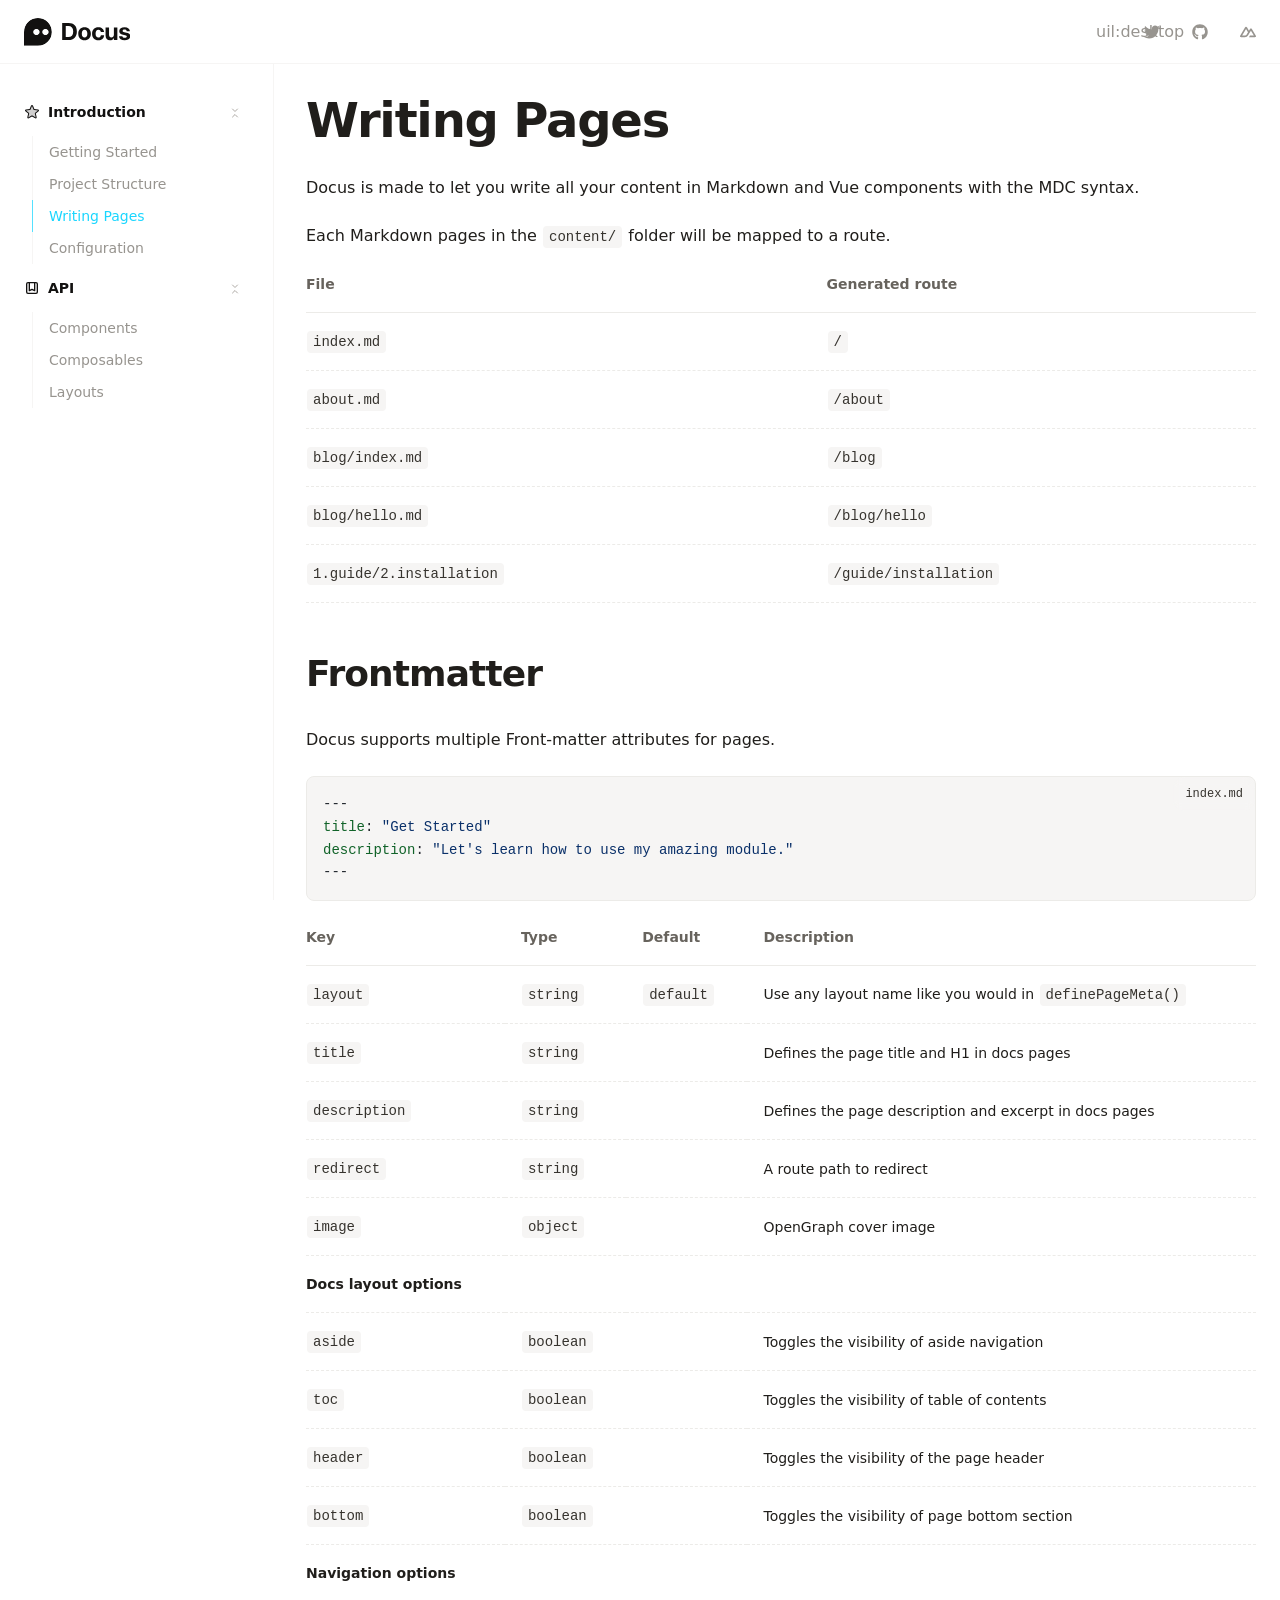
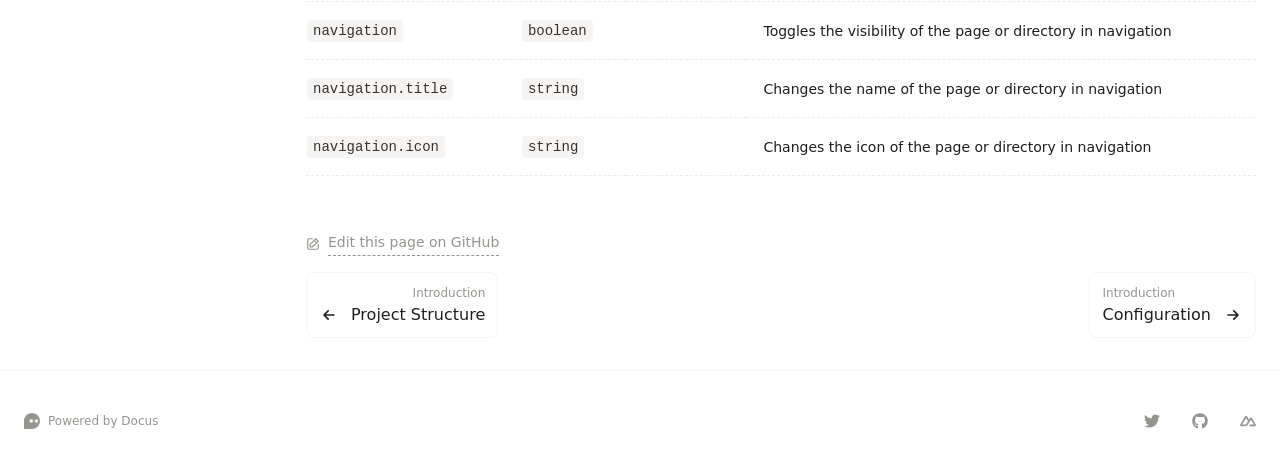
<file: introduction/writing-pages/index.html>
<!DOCTYPE html>
<html lang="en">
<head><meta charset="utf-8">
<title>Writing Pages · Docus</title>
<meta name="viewport" content="width=device-width, initial-scale=1">
<meta name="twitter:card" content="summary_large_image">
<meta property="og:image" content="https://user-images.githubusercontent.com/904724/185365452-87b7ca7b-6030-4813-a2db-5e65c785bf88.png">
<meta property="og:title" content="Writing Pages">
<meta name="description" content="Docus is made to let you write all your content in Markdown and Vue components with the MDC syntax.">
<meta property="og:description" content="Docus is made to let you write all your content in Markdown and Vue components with the MDC syntax."><link rel="modulepreload" as="script" crossorigin href="/_nuxt/entry.eebf6123.js"><link rel="preload" as="style" href="/_nuxt/entry.2c69e5f7.css"><link rel="modulepreload" as="script" crossorigin href="/_nuxt/document-driven.07b8cab5.js"><link rel="modulepreload" as="script" crossorigin href="/_nuxt/DocumentDrivenEmpty.e1d1e39d.js"><link rel="modulepreload" as="script" crossorigin href="/_nuxt/ContentRenderer.a8854f2f.js"><link rel="modulepreload" as="script" crossorigin href="/_nuxt/ContentRendererMarkdown.45808987.js"><link rel="modulepreload" as="script" crossorigin href="/_nuxt/DocumentDrivenNotFound.54430a94.js"><link rel="preload" as="style" href="/_nuxt/DocumentDrivenNotFound.3b2b8c26.css"><link rel="modulepreload" as="script" crossorigin href="/_nuxt/ButtonLink.b9ae6260.js"><link rel="preload" as="style" href="/_nuxt/ButtonLink.f1bba381.css"><link rel="modulepreload" as="script" crossorigin href="/_nuxt/ContentSlot.a549e915.js"><link rel="modulepreload" as="script" crossorigin href="/_nuxt/default.f19a2c00.js"><link rel="modulepreload" as="script" crossorigin href="/_nuxt/DocsPageLayout.defa6c20.js"><link rel="preload" as="style" href="/_nuxt/DocsPageLayout.14474a66.css"><link rel="modulepreload" as="script" crossorigin href="/_nuxt/DocsAside.308dc503.js"><link rel="preload" as="style" href="/_nuxt/DocsAside.3da749df.css"><link rel="modulepreload" as="script" crossorigin href="/_nuxt/ProseCodeInline.2d84c321.js"><link rel="preload" as="style" href="/_nuxt/ProseCodeInline.873c7ac7.css"><link rel="modulepreload" as="script" crossorigin href="/_nuxt/Alert.1ce52bbd.js"><link rel="preload" as="style" href="/_nuxt/Alert.dcca94b5.css"><link rel="modulepreload" as="script" crossorigin href="/_nuxt/DocsPageBottom.3e0d2c9e.js"><link rel="preload" as="style" href="/_nuxt/DocsPageBottom.d9748ddb.css"><link rel="modulepreload" as="script" crossorigin href="/_nuxt/ProseA.c6a0e0bd.js"><link rel="preload" as="style" href="/_nuxt/ProseA.baee409d.css"><link rel="modulepreload" as="script" crossorigin href="/_nuxt/EditOnLink.vue.a60c8f48.js"><link rel="modulepreload" as="script" crossorigin href="/_nuxt/DocsPrevNext.0969298b.js"><link rel="preload" as="style" href="/_nuxt/DocsPrevNext.09a503e6.css"><link rel="modulepreload" as="script" crossorigin href="/_nuxt/DocsToc.c01f68dc.js"><link rel="preload" as="style" href="/_nuxt/DocsToc.da8149e0.css"><link rel="modulepreload" as="script" crossorigin href="/_nuxt/DocsTocLinks.9436e246.js"><link rel="preload" as="style" href="/_nuxt/DocsTocLinks.bba25586.css"><link rel="modulepreload" as="script" crossorigin href="/_nuxt/EditOnLink.8e775660.js"><link rel="modulepreload" as="script" crossorigin href="/_nuxt/IconDocus.ba9c278c.js"><link rel="modulepreload" as="script" crossorigin href="/_nuxt/ProseH1.10fa93e0.js"><link rel="preload" as="style" href="/_nuxt/ProseH1.6d63403c.css"><link rel="modulepreload" as="script" crossorigin href="/_nuxt/ProseP.62190358.js"><link rel="preload" as="style" href="/_nuxt/ProseP.b99f89cd.css"><link rel="modulepreload" as="script" crossorigin href="/_nuxt/ProseTable.aa58ba1c.js"><link rel="preload" as="style" href="/_nuxt/ProseTable.d34ed667.css"><link rel="modulepreload" as="script" crossorigin href="/_nuxt/ProseThead.4d5b6aac.js"><link rel="preload" as="style" href="/_nuxt/ProseThead.01a5506b.css"><link rel="modulepreload" as="script" crossorigin href="/_nuxt/ProseTr.11922e4f.js"><link rel="preload" as="style" href="/_nuxt/ProseTr.a14ca635.css"><link rel="modulepreload" as="script" crossorigin href="/_nuxt/ProseTh.3d561142.js"><link rel="preload" as="style" href="/_nuxt/ProseTh.f6b542b5.css"><link rel="modulepreload" as="script" crossorigin href="/_nuxt/ProseTbody.3cea7e36.js"><link rel="modulepreload" as="script" crossorigin href="/_nuxt/ProseTd.e5c9ed46.js"><link rel="preload" as="style" href="/_nuxt/ProseTd.0e1894f1.css"><link rel="modulepreload" as="script" crossorigin href="/_nuxt/ProseH2.e941e3e7.js"><link rel="preload" as="style" href="/_nuxt/ProseH2.3a63b076.css"><link rel="modulepreload" as="script" crossorigin href="/_nuxt/ProseCode.116000e7.js"><link rel="preload" as="style" href="/_nuxt/ProseCode.585625f1.css"><link rel="modulepreload" as="script" crossorigin href="/_nuxt/index.fc93bd74.js"><link rel="modulepreload" as="script" crossorigin href="/_nuxt/ProseStrong.5c97a5a8.js"><link rel="preload" as="style" href="/_nuxt/ProseStrong.b01d4b3b.css"><link rel="prefetch" as="style" href="/_nuxt/page.8aba30cd.css"><link rel="prefetch" as="script" crossorigin href="/_nuxt/page.2fafb5b4.js"><link rel="prefetch" as="script" crossorigin href="/_nuxt/client-db.ed78eb3b.js"><link rel="prefetch" as="script" crossorigin href="/_nuxt/debug.95874a92.js"><link rel="prefetch" as="style" href="/_nuxt/useStudio.a92b5f33.css"><link rel="prefetch" as="script" crossorigin href="/_nuxt/useStudio.3cc79743.js"><link rel="prefetch" as="script" crossorigin href="/_nuxt/asyncData.ee8e366a.js"><link rel="prefetch" as="style" href="/_nuxt/error-404.47a83e66.css"><link rel="prefetch" as="script" crossorigin href="/_nuxt/error-404.986877b3.js"><link rel="prefetch" as="style" href="/_nuxt/error-500.534ab3f3.css"><link rel="prefetch" as="script" crossorigin href="/_nuxt/error-500.d595f91d.js"><style id="pinceau-theme">@media { :root {--pinceau-mq: initial; --docus-loadingBar-gradientColorStop3: #0047e1;--docus-loadingBar-gradientColorStop2: #34cdfe;--docus-loadingBar-gradientColorStop1: #00dc82;--docus-loadingBar-height: 3px;--docus-readableLine: 78ch;--docus-footer-height: 145px;--docus-header-height: 64px;--prose-code-inline-padding: 0.2rem 0.375rem 0.2rem 0.375rem;--prose-code-block-backdropFilter: contrast(1);--prose-code-block-border-style: solid;--prose-code-block-border-width: 1px;--prose-tbody-tr-borderBottom-style: dashed;--prose-tbody-tr-borderBottom-width: 1px;--prose-th-textAlign: inherit;--prose-thead-borderBottom-style: solid;--prose-thead-borderBottom-width: 1px;--prose-thead-border-style: solid;--prose-thead-border-width: 0px;--prose-table-textAlign: start;--prose-hr-width: 1px;--prose-hr-style: solid;--prose-li-listStylePosition: outside;--prose-ol-li-markerColor: currentColor;--prose-ol-paddingInlineStart: 21px;--prose-ol-listStyleType: decimal;--prose-ul-li-markerColor: currentColor;--prose-ul-paddingInlineStart: 21px;--prose-ul-listStyleType: disc;--prose-blockquote-border-style: solid;--prose-blockquote-border-width: 4px;--prose-blockquote-quotes: '201C' '201D' '2018' '2019';--prose-blockquote-paddingInlineStart: 24px;--prose-a-code-color-hover: currentColor;--prose-a-code-color-static: currentColor;--prose-a-hasCode-borderBottom: none;--prose-a-border-distance: 2px;--prose-a-border-color-hover: currentColor;--prose-a-border-color-static: currentColor;--prose-a-border-style-hover: solid;--prose-a-border-style-static: dashed;--prose-a-border-width: 1px;--prose-a-color-static: inherit;--prose-a-textDecoration: none;--prose-h6-margin: 3rem 0 2rem;--prose-h5-margin: 3rem 0 2rem;--prose-h4-margin: 3rem 0 2rem;--prose-h3-margin: 3rem 0 2rem;--prose-h2-margin: 3rem 0 2rem;--prose-h1-margin: 0 0 2rem;--typography-lead-loose: 2;--typography-lead-relaxed: 1.625;--typography-lead-normal: 1.5;--typography-lead-snug: 1.375;--typography-lead-tight: 1.25;--typography-lead-none: 1;--typography-lead-10: 2.5rem;--typography-lead-9: 2.25rem;--typography-lead-8: 2rem;--typography-lead-7: 1.75rem;--typography-lead-6: 1.5rem;--typography-lead-5: 1.25rem;--typography-lead-4: 1rem;--typography-lead-3: .75rem;--typography-lead-2: .5rem;--typography-lead-1: .025rem;--typography-fontWeight-black: 900;--typography-fontWeight-extrabold: 800;--typography-fontWeight-bold: 700;--typography-fontWeight-semibold: 600;--typography-fontWeight-medium: 500;--typography-fontWeight-normal: 400;--typography-fontWeight-light: 300;--typography-fontWeight-extralight: 200;--typography-fontWeight-thin: 100;--typography-fontSize-9xl: 128px;--typography-fontSize-8xl: 96px;--typography-fontSize-7xl: 72px;--typography-fontSize-6xl: 60px;--typography-fontSize-5xl: 48px;--typography-fontSize-4xl: 36px;--typography-fontSize-3xl: 30px;--typography-fontSize-2xl: 24px;--typography-fontSize-xl: 20px;--typography-fontSize-lg: 18px;--typography-fontSize-base: 16px;--typography-fontSize-sm: 14px;--typography-fontSize-xs: 12px;--typography-letterSpacing-wide: 0.025em;--typography-letterSpacing-tight: -0.025em;--typography-verticalMargin-base: 24px;--typography-verticalMargin-sm: 16px;--elements-border-secondary-hover: [object Object];--elements-backdrop-background: #fffc;--elements-backdrop-filter: saturate(200%) blur(20px);--elements-container-maxWidth: 80rem;--lead-loose: 2;--lead-relaxed: 1.625;--lead-normal: 1.5;--lead-snug: 1.375;--lead-tight: 1.25;--lead-none: 1;--lead-10: 2.5rem;--lead-9: 2.25rem;--lead-8: 2rem;--lead-7: 1.75rem;--lead-6: 1.5rem;--lead-5: 1.25rem;--lead-4: 1rem;--lead-3: .75rem;--lead-2: .5rem;--lead-1: .025rem;--letterSpacing-widest: 0.1em;--letterSpacing-wider: 0.05em;--letterSpacing-wide: 0.025em;--letterSpacing-normal: 0em;--letterSpacing-tight: -0.025em;--letterSpacing-tighter: -0.05em;--fontSize-9xl: 8rem;--fontSize-8xl: 6rem;--fontSize-7xl: 4.5rem;--fontSize-6xl: 3.75rem;--fontSize-5xl: 3rem;--fontSize-4xl: 2.25rem;--fontSize-3xl: 1.875rem;--fontSize-2xl: 1.5rem;--fontSize-xl: 1.25rem;--fontSize-lg: 1.125rem;--fontSize-base: 1rem;--fontSize-sm: 0.875rem;--fontSize-xs: 0.75rem;--fontWeight-black: 900;--fontWeight-extrabold: 800;--fontWeight-bold: 700;--fontWeight-semibold: 600;--fontWeight-medium: 500;--fontWeight-normal: 400;--fontWeight-light: 300;--fontWeight-extralight: 200;--fontWeight-thin: 100;--font-mono: ui-monospace, SFMono-Regular, Menlo, Monaco, Consolas, Liberation Mono, Courier New, monospace;--font-serif: ui-serif, Georgia, Cambria, Times New Roman, Times, serif;--font-sans: ui-sans-serif, system-ui, -apple-system, BlinkMacSystemFont, Segoe UI, Roboto, Helvetica Neue, Arial, Noto Sans, sans-serif, Apple Color Emoji, Segoe UI Emoji, Segoe UI Symbol, Noto Color Emoji;--opacity-total: 1;--opacity-high: 0.8;--opacity-medium: 0.5;--opacity-soft: 0.3;--opacity-light: 0.15;--opacity-bright: 0.1;--opacity-noOpacity: 0;--borderWidth-lg: 3px;--borderWidth-md: 2px;--borderWidth-sm: 1px;--borderWidth-noBorder: 0;--space-rem-875: 0.875rem;--space-rem-625: 0.625rem;--space-rem-375: 0.375rem;--space-rem-125: 0.125rem;--space-px: 1px;--space-128: 32rem;--space-96: 24rem;--space-80: 20rem;--space-72: 18rem;--space-64: 16rem;--space-60: 15rem;--space-56: 14rem;--space-52: 13rem;--space-48: 12rem;--space-44: 11rem;--space-40: 10rem;--space-36: 9rem;--space-32: 8rem;--space-28: 7rem;--space-24: 6rem;--space-20: 5rem;--space-16: 4rem;--space-14: 3.5rem;--space-12: 3rem;--space-11: 2.75rem;--space-10: 2.5rem;--space-9: 2.25rem;--space-8: 2rem;--space-7: 1.75rem;--space-6: 1.5rem;--space-5: 1.25rem;--space-4: 1rem;--space-3: 0.75rem;--space-2: 0.5rem;--space-1: 0.25rem;--space-0: 0px;--size-full: 100%;--size-7xl: 80rem;--size-6xl: 72rem;--size-5xl: 64rem;--size-4xl: 56rem;--size-3xl: 48rem;--size-2xl: 42rem;--size-xl: 36rem;--size-lg: 32rem;--size-md: 28rem;--size-sm: 24rem;--size-xs: 20rem;--size-200: 200px;--size-104: 104px;--size-80: 80px;--size-64: 64px;--size-56: 56px;--size-48: 48px;--size-40: 40px;--size-32: 32px;--size-24: 24px;--size-20: 20px;--size-16: 16px;--size-12: 12px;--size-8: 8px;--size-6: 6px;--size-4: 4px;--size-2: 2px;--size-0: 0px;--radii-full: 9999px;--radii-3xl: 1.75rem;--radii-2xl: 1.5rem;--radii-xl: 1rem;--radii-lg: 0.75rem;--radii-md: 0.5rem;--radii-sm: 0.375rem;--radii-xs: 0.25rem;--radii-2xs: 0.125rem;--radii-none: 0px;--shadow-none: 0px 0px 0px 0px transparent;--height-screen: 100vh;--width-screen: 100vw;--color-primary-900: #001A1F;--color-primary-800: #00232B;--color-primary-700: #024757;--color-primary-600: #09A0C1;--color-primary-500: #1AD6FF;--color-primary-400: #55E1FF;--color-primary-300: #82E3FF;--color-primary-200: #C5F2FF;--color-primary-100: #DCF7FF;--color-primary-50: #F1FCFF;--color-ruby-900: #380011;--color-ruby-800: #700021;--color-ruby-700: #a90032;--color-ruby-600: #e10043;--color-ruby-500: #ff1a5e;--color-ruby-400: #ff4079;--color-ruby-300: #ff6694;--color-ruby-200: #ff8dae;--color-ruby-100: #ffb3c9;--color-ruby-50: #ffd9e4;--color-pink-900: #380025;--color-pink-800: #70004b;--color-pink-700: #a90070;--color-pink-600: #e10095;--color-pink-500: #ff1ab2;--color-pink-400: #ff40bf;--color-pink-300: #ff66cc;--color-pink-200: #ff8dd8;--color-pink-100: #ffb3e5;--color-pink-50: #ffd9f2;--color-purple-900: #190038;--color-purple-800: #330070;--color-purple-700: #4c00a9;--color-purple-600: #6500e1;--color-purple-500: #811aff;--color-purple-400: #9640ff;--color-purple-300: #ab66ff;--color-purple-200: #c08dff;--color-purple-100: #d5b3ff;--color-purple-50: #ead9ff;--color-royalblue-900: #0b0531;--color-royalblue-800: #160a62;--color-royalblue-700: #211093;--color-royalblue-600: #2c15c4;--color-royalblue-500: #4127e8;--color-royalblue-400: #614bec;--color-royalblue-300: #806ff0;--color-royalblue-200: #a093f3;--color-royalblue-100: #c0b7f7;--color-royalblue-50: #dfdbfb;--color-indigoblue-900: #001238;--color-indigoblue-800: #002370;--color-indigoblue-700: #0035a9;--color-indigoblue-600: #0047e1;--color-indigoblue-500: #1a62ff;--color-indigoblue-400: #407cff;--color-indigoblue-300: #6696ff;--color-indigoblue-200: #8db0ff;--color-indigoblue-100: #b3cbff;--color-indigoblue-50: #d9e5ff;--color-blue-900: #00131D;--color-blue-800: #002235;--color-blue-700: #014267;--color-blue-600: #0069A6;--color-blue-500: #1AADFF;--color-blue-400: #64C7FF;--color-blue-300: #A1DDFF;--color-blue-200: #C6EAFF;--color-blue-100: #DFF3FF;--color-blue-50: #F2FAFF;--color-lightblue-900: #002e38;--color-lightblue-800: #005c70;--color-lightblue-700: #008aa9;--color-lightblue-600: #00b9e1;--color-lightblue-500: #1ad6ff;--color-lightblue-400: #40ddff;--color-lightblue-300: #66e4ff;--color-lightblue-200: #8deaff;--color-lightblue-100: #b3f1ff;--color-lightblue-50: #d9f8ff;--color-teal-900: #062a28;--color-teal-800: #0b544f;--color-teal-700: #117d77;--color-teal-600: #16a79e;--color-teal-500: #1cd1c6;--color-teal-400: #36e4da;--color-teal-300: #5fe9e1;--color-teal-200: #87efe9;--color-teal-100: #aff4f0;--color-teal-50: #d7faf8;--color-pear-900: #2a2b09;--color-pear-800: #545512;--color-pear-700: #7e801b;--color-pear-600: #a8aa24;--color-pear-500: #d0d32f;--color-pear-400: #d8da52;--color-pear-300: #e0e274;--color-pear-200: #e8e997;--color-pear-100: #eff0ba;--color-pear-50: #f7f8dc;--color-red-900: #1C0301;--color-red-800: #340A01;--color-red-700: #701704;--color-red-600: #BB2402;--color-red-500: #FF3B10;--color-red-400: #FF7353;--color-red-300: #FFA692;--color-red-200: #FFDED7;--color-red-100: #FFF3F0;--color-red-50: #FFF9F8;--color-orange-900: #381800;--color-orange-800: #702f00;--color-orange-700: #a94700;--color-orange-600: #e15e00;--color-orange-500: #ff7a1a;--color-orange-400: #ff9040;--color-orange-300: #ffa666;--color-orange-200: #ffbd8d;--color-orange-100: #ffd3b3;--color-orange-50: #ffe9d9;--color-yellow-900: #1B1500;--color-yellow-800: #292100;--color-yellow-700: #614E02;--color-yellow-600: #CBA408;--color-yellow-500: #FBCA05;--color-yellow-400: #FFDC4E;--color-yellow-300: #FFE372;--color-yellow-200: #FFF0B1;--color-yellow-100: #FFF6D3;--color-yellow-50: #FFFCEE;--color-green-900: #00190F;--color-green-800: #002817;--color-green-700: #006037;--color-green-600: #00B467;--color-green-500: #0DD885;--color-green-400: #3CEEA5;--color-green-300: #86FBCB;--color-green-200: #C3FFE6;--color-green-100: #DEFFF1;--color-green-50: #ECFFF7;--color-gray-900: #121110;--color-gray-800: #201E1B;--color-gray-700: #36332E;--color-gray-600: #67635D;--color-gray-500: #97948F;--color-gray-400: #ADA9A4;--color-gray-300: #DBD9D3;--color-gray-200: #ECEBE8;--color-gray-100: #F6F5F4;--color-gray-50: #FBFBFB;--color-black: #0B0A0A;--color-white: #ffffff;--media-portrait: only screen and (orientation: portrait);--media-landscape: only screen and (orientation: landscape);--media-rm: (prefers-reduced-motion: reduce);--media-2xl: (min-width: 1536px);--media-xl: (min-width: 1280px);--media-lg: (min-width: 1024px);--media-md: (min-width: 768px);--media-sm: (min-width: 640px);--media-xs: (min-width: 475px);--docus-footer-padding: var(--space-4) 0;--docus-header-title-color-hover: var(--color-primary-500);--docus-header-title-color-static: var(--color-gray-900);--docus-header-title-fontWeight: var(--fontWeight-bold);--docus-header-title-fontSize: var(--fontSize-2xl);--docus-header-logo-height: var(--space-6);--docus-body-fontFamily: var(--font-sans);--docus-body-color: var(--color-gray-800);--docus-body-backgroundColor: var(--color-white);--prose-code-inline-fontWeight: var(--typography-fontWeight-normal);--prose-code-inline-fontSize: var(--typography-fontSize-sm);--prose-code-inline-borderRadius: var(--radii-xs);--prose-code-block-pre-padding: var(--typography-verticalMargin-sm);--prose-code-block-margin: var(--typography-verticalMargin-base) 0;--prose-code-block-fontSize: var(--typography-fontSize-sm);--prose-tbody-code-inline-fontSize: var(--typography-fontSize-sm);--prose-tbody-td-padding: var(--typography-verticalMargin-sm);--prose-th-fontWeight: var(--typography-fontWeight-semibold);--prose-th-padding: 0 var(--typography-verticalMargin-sm) var(--typography-verticalMargin-sm) var(--typography-verticalMargin-sm);--prose-table-lineHeight: var(--typography-lead-6);--prose-table-fontSize: var(--typography-fontSize-sm);--prose-table-margin: var(--typography-verticalMargin-base) 0;--prose-hr-margin: var(--typography-verticalMargin-base) 0;--prose-li-margin: var(--typography-verticalMargin-sm) 0;--prose-ol-margin: var(--typography-verticalMargin-base) 0;--prose-ul-margin: var(--typography-verticalMargin-base) 0;--prose-blockquote-margin: var(--typography-verticalMargin-base) 0;--prose-a-code-border-style: var(--prose-a-border-style-static);--prose-a-code-border-width: var(--prose-a-border-width);--prose-a-fontWeight: var(--typography-fontWeight-medium);--prose-img-margin: var(--typography-verticalMargin-base) 0;--prose-strong-fontWeight: var(--typography-fontWeight-semibold);--prose-h6-iconSize: var(--typography-fontSize-base);--prose-h6-fontWeight: var(--typography-fontWeight-semibold);--prose-h6-lineHeight: var(--typography-lead-normal);--prose-h6-fontSize: var(--typography-fontSize-lg);--prose-h5-iconSize: var(--typography-fontSize-lg);--prose-h5-fontWeight: var(--typography-fontWeight-semibold);--prose-h5-lineHeight: var(--typography-lead-snug);--prose-h5-fontSize: var(--typography-fontSize-xl);--prose-h4-iconSize: var(--typography-fontSize-lg);--prose-h4-letterSpacing: var(--typography-letterSpacing-tight);--prose-h4-fontWeight: var(--typography-fontWeight-semibold);--prose-h4-lineHeight: var(--typography-lead-snug);--prose-h4-fontSize: var(--typography-fontSize-2xl);--prose-h3-iconSize: var(--typography-fontSize-xl);--prose-h3-letterSpacing: var(--typography-letterSpacing-tight);--prose-h3-fontWeight: var(--typography-fontWeight-semibold);--prose-h3-lineHeight: var(--typography-lead-snug);--prose-h3-fontSize: var(--typography-fontSize-3xl);--prose-h2-iconSize: var(--typography-fontSize-2xl);--prose-h2-letterSpacing: var(--typography-letterSpacing-tight);--prose-h2-fontWeight: var(--typography-fontWeight-semibold);--prose-h2-lineHeight: var(--typography-lead-tight);--prose-h2-fontSize: var(--typography-fontSize-4xl);--prose-h1-iconSize: var(--typography-fontSize-3xl);--prose-h1-letterSpacing: var(--typography-letterSpacing-tight);--prose-h1-fontWeight: var(--typography-fontWeight-bold);--prose-h1-lineHeight: var(--typography-lead-tight);--prose-h1-fontSize: var(--typography-fontSize-5xl);--prose-p-br-margin: var(--typography-verticalMargin-base) 0 0 0;--prose-p-margin: var(--typography-verticalMargin-base) 0;--prose-p-lineHeight: var(--typography-lead-normal);--prose-p-fontSize: var(--typography-fontSize-base);--typography-color-secondary-900: var(--color-gray-900);--typography-color-secondary-800: var(--color-gray-800);--typography-color-secondary-700: var(--color-gray-700);--typography-color-secondary-600: var(--color-gray-600);--typography-color-secondary-500: var(--color-gray-500);--typography-color-secondary-400: var(--color-gray-400);--typography-color-secondary-300: var(--color-gray-300);--typography-color-secondary-200: var(--color-gray-200);--typography-color-secondary-100: var(--color-gray-100);--typography-color-secondary-50: var(--color-gray-50);--typography-color-primary-900: var(--color-primary-900);--typography-color-primary-800: var(--color-primary-800);--typography-color-primary-700: var(--color-primary-700);--typography-color-primary-600: var(--color-primary-600);--typography-color-primary-500: var(--color-primary-500);--typography-color-primary-400: var(--color-primary-400);--typography-color-primary-300: var(--color-primary-300);--typography-color-primary-200: var(--color-primary-200);--typography-color-primary-100: var(--color-primary-100);--typography-color-primary-50: var(--color-primary-50);--typography-font-code: var(--font-mono);--typography-font-body: var(--font-sans);--typography-font-display: var(--font-sans);--typography-body-backgroundColor: var(--color-white);--typography-body-color: var(--color-black);--elements-state-danger-borderColor-secondary: var(--color-red-200);--elements-state-danger-borderColor-primary: var(--color-red-100);--elements-state-danger-backgroundColor-secondary: var(--color-red-100);--elements-state-danger-backgroundColor-primary: var(--color-red-50);--elements-state-danger-color-secondary: var(--color-red-600);--elements-state-danger-color-primary: var(--color-red-500);--elements-state-warning-borderColor-secondary: var(--color-yellow-200);--elements-state-warning-borderColor-primary: var(--color-yellow-100);--elements-state-warning-backgroundColor-secondary: var(--color-yellow-100);--elements-state-warning-backgroundColor-primary: var(--color-yellow-50);--elements-state-warning-color-secondary: var(--color-yellow-700);--elements-state-warning-color-primary: var(--color-yellow-600);--elements-state-success-borderColor-secondary: var(--color-green-200);--elements-state-success-borderColor-primary: var(--color-green-100);--elements-state-success-backgroundColor-secondary: var(--color-green-100);--elements-state-success-backgroundColor-primary: var(--color-green-50);--elements-state-success-color-secondary: var(--color-green-600);--elements-state-success-color-primary: var(--color-green-500);--elements-state-info-borderColor-secondary: var(--color-blue-200);--elements-state-info-borderColor-primary: var(--color-blue-100);--elements-state-info-backgroundColor-secondary: var(--color-blue-100);--elements-state-info-backgroundColor-primary: var(--color-blue-50);--elements-state-info-color-secondary: var(--color-blue-600);--elements-state-info-color-primary: var(--color-blue-500);--elements-state-primary-borderColor-secondary: var(--color-primary-200);--elements-state-primary-borderColor-primary: var(--color-primary-100);--elements-state-primary-backgroundColor-secondary: var(--color-primary-100);--elements-state-primary-backgroundColor-primary: var(--color-primary-50);--elements-state-primary-color-secondary: var(--color-primary-700);--elements-state-primary-color-primary: var(--color-primary-600);--elements-surface-secondary-backgroundColor: var(--color-gray-200);--elements-surface-primary-backgroundColor: var(--color-gray-100);--elements-surface-background-base: var(--color-gray-100);--elements-border-secondary-static: var(--color-gray-200);--elements-border-primary-hover: var(--color-gray-200);--elements-border-primary-static: var(--color-gray-100);--elements-container-padding-md: var(--space-6);--elements-container-padding-sm: var(--space-6);--elements-container-padding-xs: var(--space-4);--elements-container-padding-mobile: var(--space-4);--elements-text-secondary-color-hover: var(--color-gray-700);--elements-text-secondary-color-static: var(--color-gray-500);--elements-text-primary-color-static: var(--color-gray-900);--text-6xl-lineHeight: var(--lead-none);--text-6xl-fontSize: var(--fontSize-6xl);--text-5xl-lineHeight: var(--lead-none);--text-5xl-fontSize: var(--fontSize-5xl);--text-4xl-lineHeight: var(--lead-10);--text-4xl-fontSize: var(--fontSize-4xl);--text-3xl-lineHeight: var(--lead-9);--text-3xl-fontSize: var(--fontSize-3xl);--text-2xl-lineHeight: var(--lead-8);--text-2xl-fontSize: var(--fontSize-2xl);--text-xl-lineHeight: var(--lead-7);--text-xl-fontSize: var(--fontSize-xl);--text-lg-lineHeight: var(--lead-7);--text-lg-fontSize: var(--fontSize-lg);--text-base-lineHeight: var(--lead-6);--text-base-fontSize: var(--fontSize-base);--text-sm-lineHeight: var(--lead-5);--text-sm-fontSize: var(--fontSize-sm);--text-xs-lineHeight: var(--lead-4);--text-xs-fontSize: var(--fontSize-xs);--color-shadow: var(--color-gray-400);--color-secondary-900: var(--color-gray-900);--color-secondary-800: var(--color-gray-800);--color-secondary-700: var(--color-gray-700);--color-secondary-600: var(--color-gray-600);--color-secondary-500: var(--color-gray-500);--color-secondary-400: var(--color-gray-400);--color-secondary-300: var(--color-gray-300);--color-secondary-200: var(--color-gray-200);--color-secondary-100: var(--color-gray-100);--color-secondary-50: var(--color-gray-50);--prose-code-inline-backgroundColor: var(--typography-color-secondary-100);--prose-code-inline-color: var(--typography-color-secondary-700);--prose-code-block-backgroundColor: var(--typography-color-secondary-100);--prose-code-block-color: var(--typography-color-secondary-700);--prose-code-block-border-color: var(--typography-color-secondary-200);--prose-tbody-tr-borderBottom-color: var(--typography-color-secondary-200);--prose-th-color: var(--typography-color-secondary-600);--prose-thead-borderBottom-color: var(--typography-color-secondary-200);--prose-thead-border-color: var(--typography-color-secondary-300);--prose-hr-color: var(--typography-color-secondary-200);--prose-blockquote-border-color: var(--typography-color-secondary-200);--prose-blockquote-color: var(--typography-color-secondary-500);--prose-a-code-background-hover: var(--typography-color-primary-50);--prose-a-code-border-color-hover: var(--typography-color-primary-500);--prose-a-code-border-color-static: var(--typography-color-secondary-400);--prose-a-color-hover: var(--typography-color-primary-500);--shadow-2xl: 0px 25px 50px -12px var(--color-shadow);--shadow-xl: 0px 20px 25px -5px var(--color-shadow), 0px 8px 10px -6px var(--color-shadow);--shadow-lg: 0px 10px 15px -3px var(--color-shadow), 0px 4px 6px -4px var(--color-shadow);--shadow-md: 0px 4px 6px -1px var(--color-shadow), 0px 2px 4px -2px var(--color-shadow);--shadow-sm: 0px 1px 3px 0px var(--color-shadow), 0px 1px 2px -1px var(--color-shadow);--shadow-xs: 0px 1px 2px 0px var(--color-shadow); } }@media { :root.dark {--pinceau-mq: dark; --prose-code-block-backdropFilter: contrast(1);--prose-ol-li-markerColor: currentColor;--prose-ul-li-markerColor: currentColor;--prose-a-code-color-hover: currentColor;--prose-a-code-color-static: currentColor;--prose-a-border-color-hover: currentColor;--prose-a-border-color-static: currentColor;--prose-a-color-static: inherit;--elements-backdrop-background: #0c0d0ccc;--docus-header-title-color-static: var(--color-gray-100);--docus-body-color: var(--color-gray-200);--docus-body-backgroundColor: var(--color-black);--typography-body-backgroundColor: var(--color-black);--typography-body-color: var(--color-white);--elements-state-danger-borderColor-secondary: var(--color-red-700);--elements-state-danger-borderColor-primary: var(--color-red-800);--elements-state-danger-backgroundColor-secondary: var(--color-red-800);--elements-state-danger-backgroundColor-primary: var(--color-red-900);--elements-state-danger-color-secondary: var(--color-red-200);--elements-state-danger-color-primary: var(--color-red-300);--elements-state-warning-borderColor-secondary: var(--color-yellow-700);--elements-state-warning-borderColor-primary: var(--color-yellow-800);--elements-state-warning-backgroundColor-secondary: var(--color-yellow-800);--elements-state-warning-backgroundColor-primary: var(--color-yellow-900);--elements-state-warning-color-secondary: var(--color-yellow-200);--elements-state-warning-color-primary: var(--color-yellow-400);--elements-state-success-borderColor-secondary: var(--color-green-700);--elements-state-success-borderColor-primary: var(--color-green-800);--elements-state-success-backgroundColor-secondary: var(--color-green-800);--elements-state-success-backgroundColor-primary: var(--color-green-900);--elements-state-success-color-secondary: var(--color-green-200);--elements-state-success-color-primary: var(--color-green-400);--elements-state-info-borderColor-secondary: var(--color-blue-700);--elements-state-info-borderColor-primary: var(--color-blue-800);--elements-state-info-backgroundColor-secondary: var(--color-blue-800);--elements-state-info-backgroundColor-primary: var(--color-blue-900);--elements-state-info-color-secondary: var(--color-blue-200);--elements-state-info-color-primary: var(--color-blue-400);--elements-state-primary-borderColor-secondary: var(--color-primary-700);--elements-state-primary-borderColor-primary: var(--color-primary-800);--elements-state-primary-backgroundColor-secondary: var(--color-primary-800);--elements-state-primary-backgroundColor-primary: var(--color-primary-900);--elements-state-primary-color-secondary: var(--color-primary-200);--elements-state-primary-color-primary: var(--color-primary-400);--elements-surface-secondary-backgroundColor: var(--color-gray-800);--elements-surface-primary-backgroundColor: var(--color-gray-900);--elements-surface-background-base: var(--color-gray-900);--elements-border-secondary-static: var(--color-gray-800);--elements-border-primary-hover: var(--color-gray-800);--elements-border-primary-static: var(--color-gray-900);--elements-text-secondary-color-hover: var(--color-gray-200);--elements-text-secondary-color-static: var(--color-gray-400);--elements-text-primary-color-static: var(--color-gray-50);--color-shadow: var(--color-gray-800);--prose-code-inline-backgroundColor: var(--typography-color-secondary-800);--prose-code-inline-color: var(--typography-color-secondary-200);--prose-code-block-backgroundColor: var(--typography-color-secondary-900);--prose-code-block-color: var(--typography-color-secondary-200);--prose-code-block-border-color: var(--typography-color-secondary-800);--prose-tbody-tr-borderBottom-color: var(--typography-color-secondary-800);--prose-th-color: var(--typography-color-secondary-400);--prose-thead-borderBottom-color: var(--typography-color-secondary-800);--prose-thead-border-color: var(--typography-color-secondary-600);--prose-hr-color: var(--typography-color-secondary-800);--prose-blockquote-border-color: var(--typography-color-secondary-700);--prose-blockquote-color: var(--typography-color-secondary-400);--prose-a-code-background-hover: var(--typography-color-primary-900);--prose-a-code-border-color-hover: var(--typography-color-primary-600);--prose-a-code-border-color-static: var(--typography-color-secondary-600);--prose-a-color-hover: var(--typography-color-primary-400); } }@media (min-width: 640px) { :root {--pinceau-mq: sm; --docus-footer-height: 100px;--docus-header-logo-height: var(--space-7); } }</style><style id="pinceau-runtime-hydratable">@media{.phy[--]{--puid:Z_eja8-v;}.pv-Z6RU0E{padding-left:var(--elements-container-padding-mobile);padding-right:var(--elements-container-padding-mobile);}@media (min-width: 475px){.pv-Z6RU0E{padding-left:var(--elements-container-padding-xs);padding-right:var(--elements-container-padding-xs);}}@media (min-width: 640px){.pv-Z6RU0E{padding-left:var(--elements-container-padding-sm);padding-right:var(--elements-container-padding-sm);}}@media (min-width: 768px){.pv-Z6RU0E{padding-left:var(--elements-container-padding-md);padding-right:var(--elements-container-padding-md);}}} @media{.phy[--]{--puid:Z4-AP4-v;}.pv--0IKrE{max-width:var(--elements-container-maxWidth);padding-left:var(--elements-container-padding-mobile);padding-right:var(--elements-container-padding-mobile);}@media (min-width: 475px){.pv--0IKrE{padding-left:var(--elements-container-padding-xs);padding-right:var(--elements-container-padding-xs);}}@media (min-width: 640px){.pv--0IKrE{padding-left:var(--elements-container-padding-sm);padding-right:var(--elements-container-padding-sm);}}@media (min-width: 768px){.pv--0IKrE{padding-left:var(--elements-container-padding-md);padding-right:var(--elements-container-padding-md);}}} </style><link rel="stylesheet" href="/_nuxt/entry.2c69e5f7.css"><link rel="stylesheet" href="/_nuxt/DocumentDrivenNotFound.3b2b8c26.css"><link rel="stylesheet" href="/_nuxt/ButtonLink.f1bba381.css"><link rel="stylesheet" href="/_nuxt/DocsPageLayout.14474a66.css"><link rel="stylesheet" href="/_nuxt/DocsAside.3da749df.css"><link rel="stylesheet" href="/_nuxt/ProseCodeInline.873c7ac7.css"><link rel="stylesheet" href="/_nuxt/Alert.dcca94b5.css"><link rel="stylesheet" href="/_nuxt/DocsPageBottom.d9748ddb.css"><link rel="stylesheet" href="/_nuxt/ProseA.baee409d.css"><link rel="stylesheet" href="/_nuxt/DocsPrevNext.09a503e6.css"><link rel="stylesheet" href="/_nuxt/DocsToc.da8149e0.css"><link rel="stylesheet" href="/_nuxt/DocsTocLinks.bba25586.css"><link rel="stylesheet" href="/_nuxt/ProseH1.6d63403c.css"><link rel="stylesheet" href="/_nuxt/ProseP.b99f89cd.css"><link rel="stylesheet" href="/_nuxt/ProseTable.d34ed667.css"><link rel="stylesheet" href="/_nuxt/ProseThead.01a5506b.css"><link rel="stylesheet" href="/_nuxt/ProseTr.a14ca635.css"><link rel="stylesheet" href="/_nuxt/ProseTh.f6b542b5.css"><link rel="stylesheet" href="/_nuxt/ProseTd.0e1894f1.css"><link rel="stylesheet" href="/_nuxt/ProseH2.3a63b076.css"><link rel="stylesheet" href="/_nuxt/ProseCode.585625f1.css"><link rel="stylesheet" href="/_nuxt/ProseStrong.b01d4b3b.css"><script>"use strict";(()=>{const a=window,e=document.documentElement,m=["dark","light"],c=window.localStorage.getItem("nuxt-color-mode")||"system";let n=c==="system"?f():c;const l=e.getAttribute("data-color-mode-forced");l&&(n=l),i(n),a["__NUXT_COLOR_MODE__"]={preference:c,value:n,getColorScheme:f,addColorScheme:i,removeColorScheme:d};function i(o){const t=""+o+"",s="theme";e.classList?e.classList.add(t):e.className+=" "+t,s&&e.setAttribute("data-"+s,o)}function d(o){const t=""+o+"",s="theme";e.classList?e.classList.remove(t):e.className=e.className.replace(new RegExp(t,"g"),""),s&&e.removeAttribute("data-"+s)}function r(o){return a.matchMedia("(prefers-color-scheme"+o+")")}function f(){if(a.matchMedia&&r("").media!=="not all"){for(const o of m)if(r(":"+o).matches)return o}return"light"}})();
</script></head>
<body ><!----><!--teleport anchor--><div id="__nuxt"><div class="app-layout" data-v-b8abb6d6><div class="nuxt-progress" style="width:0%;opacity:0;background-size:Infinity% auto;" data-v-b8abb6d6></div><header class="has-dialog" data-v-b8abb6d6 data-v-df8d88e4><div class="container pv-Z6RU0E pc-Z_eja8" data-v-df8d88e4 data-v-6d327d86><!--[--><div class="section left" data-v-df8d88e4><!--[--><button aria-label="Menu" data-v-16377c12><svg xmlns="http://www.w3.org/2000/svg" xmlns:xlink="http://www.w3.org/1999/xlink" role="img" class="icon" data-v-16377c12 style="" width="1em" height="1em" viewBox="0 0 24 24" data-v-121c6e7d><path fill="none" stroke="currentColor" stroke-linecap="round" stroke-linejoin="round" stroke-width="2" d="M4 6h16M4 12h16M4 18h16"/></svg></button><!--teleport start--><!--teleport end--><!--]--><a href="/" class="navbar-logo" aria-label="Docus" data-v-df8d88e4 data-v-c7ad16d9><span class="logo" data-v-c7ad16d9><svg viewbox="0 0 167 44" fill="none" xmlns="http://www.w3.org/2000/svg" data-v-c7ad16d9 data-v-b2e79d72><path d="M60 34.5945H70.2569C78.3172 34.5945 83.064 29.6369 83.064 21.1959V21.159C83.064 12.7365 78.2986 8 70.2569 8H60V34.5945ZM65.6217 29.987V12.5891H69.5867C74.5197 12.5891 77.3306 15.63 77.3306 21.1775V21.2143C77.3306 26.9645 74.6128 29.987 69.5867 29.987H65.6217Z" fill="currentColor" data-v-b2e79d72></path><path d="M95.1966 35C101.228 35 105.081 31.1666 105.081 24.716V24.6792C105.081 18.284 101.153 14.4321 95.178 14.4321C89.2211 14.4321 85.312 18.3208 85.312 24.6792V24.716C85.312 31.1481 89.1281 35 95.1966 35ZM95.2152 30.7795C92.5346 30.7795 90.8407 28.5863 90.8407 24.716V24.6792C90.8407 20.8642 92.5532 18.6526 95.178 18.6526C97.8213 18.6526 99.5525 20.8642 99.5525 24.6792V24.716C99.5525 28.5679 97.8585 30.7795 95.2152 30.7795Z" fill="currentColor" data-v-b2e79d72></path><path d="M116.823 35C122.147 35 125.59 31.7195 125.851 27.4068V27.2962H120.788L120.769 27.4621C120.397 29.4526 119.038 30.7795 116.86 30.7795C114.179 30.7795 112.504 28.5863 112.504 24.716V24.6976C112.504 20.9195 114.179 18.6526 116.841 18.6526C119.094 18.6526 120.415 20.0901 120.751 21.97L120.788 22.1358H125.832V22.0068C125.628 17.7311 122.184 14.4321 116.767 14.4321C110.792 14.4321 106.975 18.3577 106.975 24.6792V24.6976C106.975 31.0744 110.736 35 116.823 35Z" fill="currentColor" data-v-b2e79d72></path><path d="M135.08 35C138.095 35 140.143 33.5993 141.167 31.3324H141.278V34.5945H146.714V14.8375H141.278V26.1904C141.278 28.7706 139.733 30.5399 137.295 30.5399C134.856 30.5399 133.628 29.0471 133.628 26.4669V14.8375H128.192V27.5911C128.192 32.2171 130.687 35 135.08 35Z" fill="currentColor" data-v-b2e79d72></path><path d="M158.27 35C163.407 35 167 32.4567 167 28.5863V28.5679C167 25.656 165.287 24.0341 161.118 23.1679L157.73 22.4491C155.719 22.0253 155.031 21.3618 155.031 20.3481V20.3297C155.031 19.058 156.203 18.2287 158.083 18.2287C160.094 18.2287 161.267 19.2976 161.453 20.7167L161.471 20.8642H166.479V20.6799C166.348 17.215 163.389 14.4321 158.083 14.4321C153.001 14.4321 149.725 16.8648 149.725 20.6246V20.643C149.725 23.5918 151.68 25.5085 155.552 26.3195L158.94 27.0198C160.894 27.4437 161.564 28.0519 161.564 29.1024V29.1208C161.564 30.3925 160.317 31.185 158.27 31.185C156.092 31.185 154.919 30.2819 154.565 28.7338L154.528 28.5679H149.223L149.241 28.7338C149.669 32.4751 152.741 35 158.27 35Z" fill="currentColor" data-v-b2e79d72></path><mask id="mask0_109_36" style="mask-type:alpha;" maskUnits="userSpaceOnUse" x="0" y="0" width="44" height="44" data-v-b2e79d72><path fill-rule="evenodd" clip-rule="evenodd" d="M0 21.8104C0 9.76479 9.80347 0 21.8967 0C33.99 0 43.7935 9.76479 43.7935 21.8104C43.7935 33.8559 33.99 43.6207 21.8967 43.6207H0V21.8104ZM19.5294 17.0944C22.1442 17.0944 24.2641 19.2059 24.2641 21.8104C24.2641 24.4148 22.1442 26.526 19.5294 26.526C16.9147 26.526 14.7948 24.4148 14.7948 21.8101C14.7948 19.2059 16.9147 17.0944 19.5294 17.0944V17.0944ZM38.4674 21.8104C38.4674 19.2059 36.3475 17.0944 33.7328 17.0944C31.1183 17.0944 28.9984 19.2059 28.9984 21.8104C28.9984 24.4148 31.1183 26.526 33.7328 26.526C36.3475 26.526 38.4674 24.4148 38.4674 21.8101V21.8104Z" fill="white" data-v-b2e79d72></path></mask><g mask="url(#mask0_109_36)" data-v-b2e79d72><path fill-rule="evenodd" clip-rule="evenodd" d="M0 21.8104C0 9.76479 9.80347 0 21.8967 0C33.99 0 43.7935 9.76479 43.7935 21.8104C43.7935 33.8559 33.99 43.6207 21.8967 43.6207H0V21.8104ZM19.5294 17.0944C22.1442 17.0944 24.2641 19.2059 24.2641 21.8104C24.2641 24.4148 22.1442 26.526 19.5294 26.526C16.9147 26.526 14.7948 24.4148 14.7948 21.8101C14.7948 19.2059 16.9147 17.0944 19.5294 17.0944V17.0944ZM38.4674 21.8104C38.4674 19.2059 36.3475 17.0944 33.7328 17.0944C31.1183 17.0944 28.9984 19.2059 28.9984 21.8104C28.9984 24.4148 31.1183 26.526 33.7328 26.526C36.3475 26.526 38.4674 24.4148 38.4674 21.8101V21.8104Z" fill="currentColor" data-v-b2e79d72></path><path d="M9.9987e-06 43.6206H-0.156525V43.7762H9.9987e-06V43.6206ZM21.8967 -0.156006C9.71704 -0.156006 -0.156525 9.67861 -0.156525 21.8106H0.156545C0.156545 9.8508 9.88991 0.155828 21.8967 0.155828V-0.156006ZM43.9497 21.8103C43.9497 9.67861 34.0764 -0.156006 21.8967 -0.156006V0.155828C33.9036 0.155828 43.6369 9.8508 43.6369 21.8103H43.9497ZM21.8967 43.7762C34.0764 43.7762 43.9497 33.9419 43.9497 21.8103H43.6369C43.6369 33.7697 33.9036 43.4647 21.8967 43.4647V43.7762V43.7762ZM9.9987e-06 43.7762H21.8967V43.4647H9.9987e-06V43.7762ZM-0.156525 21.8103V43.6206H0.156545V21.8103H-0.156525ZM24.4203 21.8103C24.4203 19.1197 22.2306 16.9387 19.5294 16.9387V17.2502C22.0577 17.2502 24.1075 19.2916 24.1075 21.8103H24.4203V21.8103ZM19.5294 26.6816C22.2306 26.6816 24.4203 24.5005 24.4203 21.8103H24.1075C24.1075 24.3286 22.058 26.37 19.5294 26.37V26.6816V26.6816ZM14.6385 21.8106C14.6385 24.5008 16.8282 26.6819 19.5294 26.6819V26.3703C17.0011 26.3703 14.9513 24.3289 14.9513 21.8106H14.6385ZM19.5297 16.9387C16.8285 16.9387 14.6388 19.1197 14.6388 21.8103H14.9516C14.9516 19.2916 17.0011 17.2502 19.5297 17.2502V16.9387ZM33.7331 17.2502C36.2617 17.2502 38.3112 19.2916 38.3112 21.8103H38.624C38.624 19.1197 36.4343 16.9387 33.7331 16.9387V17.2502V17.2502ZM29.155 21.8103C29.155 19.2916 31.2045 17.2502 33.7328 17.2502V16.9387C31.0319 16.9387 28.8422 19.1197 28.8422 21.8103H29.155ZM33.7328 26.37C31.2045 26.37 29.155 24.3286 29.155 21.8103H28.8422C28.8422 24.5005 31.0319 26.6816 33.7328 26.6816V26.37ZM38.3109 21.8106C38.3109 24.3289 36.2614 26.3703 33.7328 26.3703V26.6819C36.434 26.6819 38.6237 24.5008 38.6237 21.8106H38.3109Z" fill="currentColor" data-v-b2e79d72></path></g></svg></span></a></div><div class="section center" data-v-df8d88e4><a href="/" class="navbar-logo" aria-label="Docus" data-v-df8d88e4 data-v-c7ad16d9><span class="logo" data-v-c7ad16d9><svg viewbox="0 0 167 44" fill="none" xmlns="http://www.w3.org/2000/svg" data-v-c7ad16d9 data-v-b2e79d72><path d="M60 34.5945H70.2569C78.3172 34.5945 83.064 29.6369 83.064 21.1959V21.159C83.064 12.7365 78.2986 8 70.2569 8H60V34.5945ZM65.6217 29.987V12.5891H69.5867C74.5197 12.5891 77.3306 15.63 77.3306 21.1775V21.2143C77.3306 26.9645 74.6128 29.987 69.5867 29.987H65.6217Z" fill="currentColor" data-v-b2e79d72></path><path d="M95.1966 35C101.228 35 105.081 31.1666 105.081 24.716V24.6792C105.081 18.284 101.153 14.4321 95.178 14.4321C89.2211 14.4321 85.312 18.3208 85.312 24.6792V24.716C85.312 31.1481 89.1281 35 95.1966 35ZM95.2152 30.7795C92.5346 30.7795 90.8407 28.5863 90.8407 24.716V24.6792C90.8407 20.8642 92.5532 18.6526 95.178 18.6526C97.8213 18.6526 99.5525 20.8642 99.5525 24.6792V24.716C99.5525 28.5679 97.8585 30.7795 95.2152 30.7795Z" fill="currentColor" data-v-b2e79d72></path><path d="M116.823 35C122.147 35 125.59 31.7195 125.851 27.4068V27.2962H120.788L120.769 27.4621C120.397 29.4526 119.038 30.7795 116.86 30.7795C114.179 30.7795 112.504 28.5863 112.504 24.716V24.6976C112.504 20.9195 114.179 18.6526 116.841 18.6526C119.094 18.6526 120.415 20.0901 120.751 21.97L120.788 22.1358H125.832V22.0068C125.628 17.7311 122.184 14.4321 116.767 14.4321C110.792 14.4321 106.975 18.3577 106.975 24.6792V24.6976C106.975 31.0744 110.736 35 116.823 35Z" fill="currentColor" data-v-b2e79d72></path><path d="M135.08 35C138.095 35 140.143 33.5993 141.167 31.3324H141.278V34.5945H146.714V14.8375H141.278V26.1904C141.278 28.7706 139.733 30.5399 137.295 30.5399C134.856 30.5399 133.628 29.0471 133.628 26.4669V14.8375H128.192V27.5911C128.192 32.2171 130.687 35 135.08 35Z" fill="currentColor" data-v-b2e79d72></path><path d="M158.27 35C163.407 35 167 32.4567 167 28.5863V28.5679C167 25.656 165.287 24.0341 161.118 23.1679L157.73 22.4491C155.719 22.0253 155.031 21.3618 155.031 20.3481V20.3297C155.031 19.058 156.203 18.2287 158.083 18.2287C160.094 18.2287 161.267 19.2976 161.453 20.7167L161.471 20.8642H166.479V20.6799C166.348 17.215 163.389 14.4321 158.083 14.4321C153.001 14.4321 149.725 16.8648 149.725 20.6246V20.643C149.725 23.5918 151.68 25.5085 155.552 26.3195L158.94 27.0198C160.894 27.4437 161.564 28.0519 161.564 29.1024V29.1208C161.564 30.3925 160.317 31.185 158.27 31.185C156.092 31.185 154.919 30.2819 154.565 28.7338L154.528 28.5679H149.223L149.241 28.7338C149.669 32.4751 152.741 35 158.27 35Z" fill="currentColor" data-v-b2e79d72></path><mask id="mask0_109_36" style="mask-type:alpha;" maskUnits="userSpaceOnUse" x="0" y="0" width="44" height="44" data-v-b2e79d72><path fill-rule="evenodd" clip-rule="evenodd" d="M0 21.8104C0 9.76479 9.80347 0 21.8967 0C33.99 0 43.7935 9.76479 43.7935 21.8104C43.7935 33.8559 33.99 43.6207 21.8967 43.6207H0V21.8104ZM19.5294 17.0944C22.1442 17.0944 24.2641 19.2059 24.2641 21.8104C24.2641 24.4148 22.1442 26.526 19.5294 26.526C16.9147 26.526 14.7948 24.4148 14.7948 21.8101C14.7948 19.2059 16.9147 17.0944 19.5294 17.0944V17.0944ZM38.4674 21.8104C38.4674 19.2059 36.3475 17.0944 33.7328 17.0944C31.1183 17.0944 28.9984 19.2059 28.9984 21.8104C28.9984 24.4148 31.1183 26.526 33.7328 26.526C36.3475 26.526 38.4674 24.4148 38.4674 21.8101V21.8104Z" fill="white" data-v-b2e79d72></path></mask><g mask="url(#mask0_109_36)" data-v-b2e79d72><path fill-rule="evenodd" clip-rule="evenodd" d="M0 21.8104C0 9.76479 9.80347 0 21.8967 0C33.99 0 43.7935 9.76479 43.7935 21.8104C43.7935 33.8559 33.99 43.6207 21.8967 43.6207H0V21.8104ZM19.5294 17.0944C22.1442 17.0944 24.2641 19.2059 24.2641 21.8104C24.2641 24.4148 22.1442 26.526 19.5294 26.526C16.9147 26.526 14.7948 24.4148 14.7948 21.8101C14.7948 19.2059 16.9147 17.0944 19.5294 17.0944V17.0944ZM38.4674 21.8104C38.4674 19.2059 36.3475 17.0944 33.7328 17.0944C31.1183 17.0944 28.9984 19.2059 28.9984 21.8104C28.9984 24.4148 31.1183 26.526 33.7328 26.526C36.3475 26.526 38.4674 24.4148 38.4674 21.8101V21.8104Z" fill="currentColor" data-v-b2e79d72></path><path d="M9.9987e-06 43.6206H-0.156525V43.7762H9.9987e-06V43.6206ZM21.8967 -0.156006C9.71704 -0.156006 -0.156525 9.67861 -0.156525 21.8106H0.156545C0.156545 9.8508 9.88991 0.155828 21.8967 0.155828V-0.156006ZM43.9497 21.8103C43.9497 9.67861 34.0764 -0.156006 21.8967 -0.156006V0.155828C33.9036 0.155828 43.6369 9.8508 43.6369 21.8103H43.9497ZM21.8967 43.7762C34.0764 43.7762 43.9497 33.9419 43.9497 21.8103H43.6369C43.6369 33.7697 33.9036 43.4647 21.8967 43.4647V43.7762V43.7762ZM9.9987e-06 43.7762H21.8967V43.4647H9.9987e-06V43.7762ZM-0.156525 21.8103V43.6206H0.156545V21.8103H-0.156525ZM24.4203 21.8103C24.4203 19.1197 22.2306 16.9387 19.5294 16.9387V17.2502C22.0577 17.2502 24.1075 19.2916 24.1075 21.8103H24.4203V21.8103ZM19.5294 26.6816C22.2306 26.6816 24.4203 24.5005 24.4203 21.8103H24.1075C24.1075 24.3286 22.058 26.37 19.5294 26.37V26.6816V26.6816ZM14.6385 21.8106C14.6385 24.5008 16.8282 26.6819 19.5294 26.6819V26.3703C17.0011 26.3703 14.9513 24.3289 14.9513 21.8106H14.6385ZM19.5297 16.9387C16.8285 16.9387 14.6388 19.1197 14.6388 21.8103H14.9516C14.9516 19.2916 17.0011 17.2502 19.5297 17.2502V16.9387ZM33.7331 17.2502C36.2617 17.2502 38.3112 19.2916 38.3112 21.8103H38.624C38.624 19.1197 36.4343 16.9387 33.7331 16.9387V17.2502V17.2502ZM29.155 21.8103C29.155 19.2916 31.2045 17.2502 33.7328 17.2502V16.9387C31.0319 16.9387 28.8422 19.1197 28.8422 21.8103H29.155ZM33.7328 26.37C31.2045 26.37 29.155 24.3286 29.155 21.8103H28.8422C28.8422 24.5005 31.0319 26.6816 33.7328 26.6816V26.37ZM38.3109 21.8106C38.3109 24.3289 36.2614 26.3703 33.7328 26.3703V26.6819C36.434 26.6819 38.6237 24.5008 38.6237 21.8106H38.3109Z" fill="currentColor" data-v-b2e79d72></path></g></svg></span></a><!----></div><div class="section right" data-v-df8d88e4><!----><button aria-label="Color Mode" data-v-df8d88e4 data-v-36be2ff6><span data-v-36be2ff6>...</span></button><div class="social-icons" data-v-df8d88e4><!--[--><a href="https://twitter.com/nuxt_js" rel="noopener noreferrer" target="_blank" title="nuxt_js" aria-label="nuxt_js" data-v-2c8dd08e><svg xmlns="http://www.w3.org/2000/svg" xmlns:xlink="http://www.w3.org/1999/xlink" aria-hidden="true" role="img" class="icon" data-v-2c8dd08e style="" width="1em" height="1em" viewBox="0 0 512 512" data-v-121c6e7d><path fill="currentColor" d="M459.37 151.716c.325 4.548.325 9.097.325 13.645c0 138.72-105.583 298.558-298.558 298.558c-59.452 0-114.68-17.219-161.137-47.106c8.447.974 16.568 1.299 25.34 1.299c49.055 0 94.213-16.568 130.274-44.832c-46.132-.975-84.792-31.188-98.112-72.772c6.498.974 12.995 1.624 19.818 1.624c9.421 0 18.843-1.3 27.614-3.573c-48.081-9.747-84.143-51.98-84.143-102.985v-1.299c13.969 7.797 30.214 12.67 47.431 13.319c-28.264-18.843-46.781-51.005-46.781-87.391c0-19.492 5.197-37.36 14.294-52.954c51.655 63.675 129.3 105.258 216.365 109.807c-1.624-7.797-2.599-15.918-2.599-24.04c0-57.828 46.782-104.934 104.934-104.934c30.213 0 57.502 12.67 76.67 33.137c23.715-4.548 46.456-13.32 66.599-25.34c-7.798 24.366-24.366 44.833-46.132 57.827c21.117-2.273 41.584-8.122 60.426-16.243c-14.292 20.791-32.161 39.308-52.628 54.253z"/></svg></a><a href="https://github.com/nuxt-themes/docus" rel="noopener noreferrer" target="_blank" title="nuxt-themes/docus" aria-label="nuxt-themes/docus" data-v-2c8dd08e><svg xmlns="http://www.w3.org/2000/svg" xmlns:xlink="http://www.w3.org/1999/xlink" aria-hidden="true" role="img" class="icon" data-v-2c8dd08e style="" width="1em" height="1em" viewBox="0 0 496 512" data-v-121c6e7d><path fill="currentColor" d="M165.9 397.4c0 2-2.3 3.6-5.2 3.6c-3.3.3-5.6-1.3-5.6-3.6c0-2 2.3-3.6 5.2-3.6c3-.3 5.6 1.3 5.6 3.6zm-31.1-4.5c-.7 2 1.3 4.3 4.3 4.9c2.6 1 5.6 0 6.2-2s-1.3-4.3-4.3-5.2c-2.6-.7-5.5.3-6.2 2.3zm44.2-1.7c-2.9.7-4.9 2.6-4.6 4.9c.3 2 2.9 3.3 5.9 2.6c2.9-.7 4.9-2.6 4.6-4.6c-.3-1.9-3-3.2-5.9-2.9zM244.8 8C106.1 8 0 113.3 0 252c0 110.9 69.8 205.8 169.5 239.2c12.8 2.3 17.3-5.6 17.3-12.1c0-6.2-.3-40.4-.3-61.4c0 0-70 15-84.7-29.8c0 0-11.4-29.1-27.8-36.6c0 0-22.9-15.7 1.6-15.4c0 0 24.9 2 38.6 25.8c21.9 38.6 58.6 27.5 72.9 20.9c2.3-16 8.8-27.1 16-33.7c-55.9-6.2-112.3-14.3-112.3-110.5c0-27.5 7.6-41.3 23.6-58.9c-2.6-6.5-11.1-33.3 2.6-67.9c20.9-6.5 69 27 69 27c20-5.6 41.5-8.5 62.8-8.5s42.8 2.9 62.8 8.5c0 0 48.1-33.6 69-27c13.7 34.7 5.2 61.4 2.6 67.9c16 17.7 25.8 31.5 25.8 58.9c0 96.5-58.9 104.2-114.8 110.5c9.2 7.9 17 22.9 17 46.4c0 33.7-.3 75.4-.3 83.6c0 6.5 4.6 14.4 17.3 12.1C428.2 457.8 496 362.9 496 252C496 113.3 383.5 8 244.8 8zM97.2 352.9c-1.3 1-1 3.3.7 5.2c1.6 1.6 3.9 2.3 5.2 1c1.3-1 1-3.3-.7-5.2c-1.6-1.6-3.9-2.3-5.2-1zm-10.8-8.1c-.7 1.3.3 2.9 2.3 3.9c1.6 1 3.6.7 4.3-.7c.7-1.3-.3-2.9-2.3-3.9c-2-.6-3.6-.3-4.3.7zm32.4 35.6c-1.6 1.3-1 4.3 1.3 6.2c2.3 2.3 5.2 2.6 6.5 1c1.3-1.3.7-4.3-1.3-6.2c-2.2-2.3-5.2-2.6-6.5-1zm-11.4-14.7c-1.6 1-1.6 3.6 0 5.9c1.6 2.3 4.3 3.3 5.6 2.3c1.6-1.3 1.6-3.9 0-6.2c-1.4-2.3-4-3.3-5.6-2z"/></svg></a><a href="https://nuxt.com" rel="noopener noreferrer" target="_blank" title="Nuxt" aria-label="Nuxt" data-v-2c8dd08e><svg xmlns="http://www.w3.org/2000/svg" xmlns:xlink="http://www.w3.org/1999/xlink" aria-hidden="true" role="img" class="icon" data-v-2c8dd08e style="" width="1em" height="1em" viewBox="0 0 24 24" data-v-121c6e7d><path fill="currentColor" d="M13.464 19.83h8.922c.283 0 .562-.073.807-.21a1.59 1.59 0 0 0 .591-.574a1.53 1.53 0 0 0 .216-.783a1.529 1.529 0 0 0-.217-.782L17.792 7.414a1.59 1.59 0 0 0-.591-.573a1.652 1.652 0 0 0-.807-.21c-.283 0-.562.073-.807.21a1.59 1.59 0 0 0-.59.573L13.463 9.99L10.47 4.953a1.591 1.591 0 0 0-.591-.573a1.653 1.653 0 0 0-.807-.21c-.284 0-.562.073-.807.21a1.591 1.591 0 0 0-.591.573L.216 17.481a1.53 1.53 0 0 0-.217.782c0 .275.074.545.216.783a1.59 1.59 0 0 0 .59.574c.246.137.525.21.808.21h5.6c2.22 0 3.856-.946 4.982-2.79l2.733-4.593l1.464-2.457l4.395 7.382h-5.859Zm-6.341-2.46l-3.908-.002l5.858-9.842l2.923 4.921l-1.957 3.29c-.748 1.196-1.597 1.632-2.916 1.632z"/></svg></a><!--]--></div></div><!--]--></div></header><main data-v-b8abb6d6><!--[--><div class="document-driven-page"><div class="container pv-Z6RU0E pc-k33k_j docs-page-content fluid has-aside" data-v-9d45a9a3 data-v-6d327d86><!--[--><aside class="aside-nav" data-v-9d45a9a3><nav class="app-aside" data-v-9d45a9a3 data-v-d3155863><ul class="docs-aside-tree" data-v-d3155863 data-v-85b4e6e0><!--[--><li class="" data-v-85b4e6e0><button class="title-collapsible-button" data-v-85b4e6e0><span class="content" data-v-85b4e6e0><svg xmlns="http://www.w3.org/2000/svg" xmlns:xlink="http://www.w3.org/1999/xlink" aria-hidden="true" role="img" class="icon" data-v-85b4e6e0 style="" width="1em" height="1em" viewBox="0 0 256 256" data-v-121c6e7d><g fill="currentColor"><path d="M184.13 147.7a8.08 8.08 0 0 0-2.54 7.89l13.52 58.54a8 8 0 0 1-11.89 8.69l-51.1-31a7.93 7.93 0 0 0-8.24 0l-51.1 31a8 8 0 0 1-11.89-8.69l13.52-58.54a8.08 8.08 0 0 0-2.54-7.89l-45.11-39.35a8 8 0 0 1 4.54-14.07l59.46-5.14a8 8 0 0 0 6.67-4.88l23.23-55.36a8 8 0 0 1 14.68 0l23.23 55.36a8 8 0 0 0 6.67 4.88l59.46 5.14a8 8 0 0 1 4.54 14.07Z" opacity=".2"/><path d="M239.2 97.29a16 16 0 0 0-13.81-11L166 81.17l-23.28-55.36a15.95 15.95 0 0 0-29.44 0L90.07 81.17l-59.46 5.15a16 16 0 0 0-9.11 28.06l45.11 39.42l-13.52 58.54a16 16 0 0 0 23.84 17.34l51-31l51.11 31a16 16 0 0 0 23.84-17.34l-13.51-58.6l45.1-39.36a16 16 0 0 0 4.73-17.09Zm-15.22 5l-45.1 39.36a16 16 0 0 0-5.08 15.71L187.35 216l-51.07-31a15.9 15.9 0 0 0-16.54 0l-51 31l13.46-58.6a16 16 0 0 0-5.08-15.71L32 102.35a.37.37 0 0 1 0-.09l59.44-5.14a16 16 0 0 0 13.35-9.75L128 32.08l23.2 55.29a16 16 0 0 0 13.35 9.75l59.45 5.14v.07Z"/></g></svg><span data-v-85b4e6e0>Introduction</span></span><span data-v-85b4e6e0><svg xmlns="http://www.w3.org/2000/svg" xmlns:xlink="http://www.w3.org/1999/xlink" aria-hidden="true" role="img" class="icon collapsible-icon" data-v-85b4e6e0 style="" width="1em" height="1em" viewBox="0 0 24 24" data-v-121c6e7d><path fill="none" stroke="currentColor" stroke-linecap="round" stroke-linejoin="round" stroke-width="2" d="m7 20l5-5l5 5M7 4l5 5l5-5"/></svg></span></button><ul class="docs-aside-tree recursive" style="" data-v-85b4e6e0 data-v-85b4e6e0><!--[--><li class="has-parent-icon bordered" data-v-85b4e6e0><a href="/introduction/getting-started" class="link padded" data-v-85b4e6e0><span class="content" data-v-85b4e6e0><!----><span data-v-85b4e6e0>Getting Started</span></span></a><!----></li><li class="has-parent-icon bordered" data-v-85b4e6e0><a href="/introduction/project-structure" class="link padded" data-v-85b4e6e0><span class="content" data-v-85b4e6e0><!----><span data-v-85b4e6e0>Project Structure</span></span></a><!----></li><li class="has-parent-icon bordered active" data-v-85b4e6e0><a aria-current="page" href="/introduction/writing-pages" class="router-link-active router-link-exact-active link padded active" data-v-85b4e6e0><span class="content" data-v-85b4e6e0><!----><span data-v-85b4e6e0>Writing Pages</span></span></a><!----></li><li class="has-parent-icon bordered" data-v-85b4e6e0><a href="/introduction/configuration" class="link padded" data-v-85b4e6e0><span class="content" data-v-85b4e6e0><!----><span data-v-85b4e6e0>Configuration</span></span></a><!----></li><!--]--></ul></li><li class="" data-v-85b4e6e0><button class="title-collapsible-button" data-v-85b4e6e0><span class="content" data-v-85b4e6e0><svg xmlns="http://www.w3.org/2000/svg" xmlns:xlink="http://www.w3.org/1999/xlink" aria-hidden="true" role="img" class="icon" data-v-85b4e6e0 style="" width="1em" height="1em" viewBox="0 0 24 24" data-v-121c6e7d><path fill="none" stroke="currentColor" stroke-linecap="round" stroke-linejoin="round" stroke-width="2" d="M16 4v12l-4-2l-4 2V4M6 20h12a2 2 0 0 0 2-2V6a2 2 0 0 0-2-2H6a2 2 0 0 0-2 2v12a2 2 0 0 0 2 2Z"/></svg><span data-v-85b4e6e0>API</span></span><span data-v-85b4e6e0><svg xmlns="http://www.w3.org/2000/svg" xmlns:xlink="http://www.w3.org/1999/xlink" aria-hidden="true" role="img" class="icon collapsible-icon" data-v-85b4e6e0 style="" width="1em" height="1em" viewBox="0 0 24 24" data-v-121c6e7d><path fill="none" stroke="currentColor" stroke-linecap="round" stroke-linejoin="round" stroke-width="2" d="m7 20l5-5l5 5M7 4l5 5l5-5"/></svg></span></button><ul class="docs-aside-tree recursive" style="" data-v-85b4e6e0 data-v-85b4e6e0><!--[--><li class="has-parent-icon bordered" data-v-85b4e6e0><a href="/api/components" class="link padded" data-v-85b4e6e0><span class="content" data-v-85b4e6e0><!----><span data-v-85b4e6e0>Components</span></span></a><!----></li><li class="has-parent-icon bordered" data-v-85b4e6e0><a href="/api/composables" class="link padded" data-v-85b4e6e0><span class="content" data-v-85b4e6e0><!----><span data-v-85b4e6e0>Composables</span></span></a><!----></li><li class="has-parent-icon bordered" data-v-85b4e6e0><a href="/api/layouts" class="link padded" data-v-85b4e6e0><span class="content" data-v-85b4e6e0><!----><span data-v-85b4e6e0>Layouts</span></span></a><!----></li><!--]--></ul></li><!--]--></ul></nav></aside><article class="page-body" data-v-9d45a9a3><!--[--><!--[--><div><h1 id="writing-pages" data-v-a5759516><a aria-current="page" href="/introduction/writing-pages#writing-pages" class="router-link-active router-link-exact-active" data-v-a5759516><!--[-->Writing Pages<!--]--><!----></a></h1><p data-v-63bfa697><!--[-->Docus is made to let you write all your content in Markdown and Vue components with the MDC syntax.<!--]--></p><p data-v-63bfa697><!--[-->Each Markdown pages in the <code data-v-c81ed8f1><!--[-->content/<!--]--></code> folder will be mapped to a route.<!--]--></p><div class="table-wrapper" data-v-6b1afcb9><table data-v-6b1afcb9><!--[--><thead data-v-513aac1f><!--[--><tr data-v-a0e7c17a><!--[--><th data-v-eebbe65a><!--[-->File<!--]--></th><th align="left" data-v-eebbe65a><!--[-->Generated route<!--]--></th><!--]--></tr><!--]--></thead><tbody><!--[--><tr data-v-a0e7c17a><!--[--><td data-v-cfe1bbd3><!--[--><code data-v-c81ed8f1><!--[-->index.md<!--]--></code><!--]--></td><td align="left" data-v-cfe1bbd3><!--[--><code data-v-c81ed8f1><!--[-->/<!--]--></code><!--]--></td><!--]--></tr><tr data-v-a0e7c17a><!--[--><td data-v-cfe1bbd3><!--[--><code data-v-c81ed8f1><!--[-->about.md<!--]--></code><!--]--></td><td align="left" data-v-cfe1bbd3><!--[--><code data-v-c81ed8f1><!--[-->/about<!--]--></code><!--]--></td><!--]--></tr><tr data-v-a0e7c17a><!--[--><td data-v-cfe1bbd3><!--[--><code data-v-c81ed8f1><!--[-->blog/index.md<!--]--></code><!--]--></td><td align="left" data-v-cfe1bbd3><!--[--><code data-v-c81ed8f1><!--[-->/blog<!--]--></code><!--]--></td><!--]--></tr><tr data-v-a0e7c17a><!--[--><td data-v-cfe1bbd3><!--[--><code data-v-c81ed8f1><!--[-->blog/hello.md<!--]--></code><!--]--></td><td align="left" data-v-cfe1bbd3><!--[--><code data-v-c81ed8f1><!--[-->/blog/hello<!--]--></code><!--]--></td><!--]--></tr><tr data-v-a0e7c17a><!--[--><td data-v-cfe1bbd3><!--[--><code data-v-c81ed8f1><!--[-->1.guide/2.installation<!--]--></code><!--]--></td><td align="left" data-v-cfe1bbd3><!--[--><code data-v-c81ed8f1><!--[-->/guide/installation<!--]--></code><!--]--></td><!--]--></tr><!--]--></tbody><!--]--></table></div><h2 id="frontmatter" data-v-1daf0210><a aria-current="page" href="/introduction/writing-pages#frontmatter" class="router-link-active router-link-exact-active" data-v-1daf0210><!--[-->Frontmatter<!--]--><!----></a></h2><p data-v-63bfa697><!--[-->Docus supports multiple Front-matter attributes for pages.<!--]--></p><div class="highlight-md prose-code language-md" meta data-v-bfc7416e><span class="filename" data-v-bfc7416e>index.md</span><!--[--><pre><code><span class="line" line="1"><span class="ct-935781">---
</span></span><span class="line" line="2"><span class="ct-238295">title</span><span class="ct-935781">: </span><span class="ct-667011">&quot;Get Started&quot;
</span></span><span class="line" line="3"><span class="ct-238295">description</span><span class="ct-935781">: </span><span class="ct-667011">&quot;Let&#39;s learn how to use my amazing module.&quot;
</span></span><span class="line" line="4"><span class="ct-935781">---</span></span></code></pre><!--]--><button class="copy-button" data-v-bfc7416e data-v-75636234><span class="sr-only" data-v-75636234>Copy to clipboard</span><span class="icon-wrapper" data-v-75636234><svg xmlns="http://www.w3.org/2000/svg" xmlns:xlink="http://www.w3.org/1999/xlink" aria-hidden="true" role="img" class="icon" data-v-75636234 style="" width="18px" height="18px" viewBox="0 0 256 256" data-v-121c6e7d><path fill="currentColor" d="M216 32H88a8 8 0 0 0-8 8v40H40a8 8 0 0 0-8 8v128a8 8 0 0 0 8 8h128a8 8 0 0 0 8-8v-40h40a8 8 0 0 0 8-8V40a8 8 0 0 0-8-8Zm-56 176H48V96h112Zm48-48h-32V88a8 8 0 0 0-8-8H96V48h112Z"/></svg></span></button></div><div class="table-wrapper" data-v-6b1afcb9><table data-v-6b1afcb9><!--[--><thead data-v-513aac1f><!--[--><tr data-v-a0e7c17a><!--[--><th data-v-eebbe65a><!--[--><strong data-v-9d7bd52e><!--[-->Key<!--]--></strong><!--]--></th><th data-v-eebbe65a><!--[--><strong data-v-9d7bd52e><!--[-->Type<!--]--></strong><!--]--></th><th data-v-eebbe65a><!--[--><strong data-v-9d7bd52e><!--[-->Default<!--]--></strong><!--]--></th><th data-v-eebbe65a><!--[--><strong data-v-9d7bd52e><!--[-->Description<!--]--></strong><!--]--></th><!--]--></tr><!--]--></thead><tbody><!--[--><tr data-v-a0e7c17a><!--[--><td data-v-cfe1bbd3><!--[--><code data-v-c81ed8f1><!--[-->layout<!--]--></code><!--]--></td><td data-v-cfe1bbd3><!--[--><code data-v-c81ed8f1><!--[-->string<!--]--></code><!--]--></td><td data-v-cfe1bbd3><!--[--><code data-v-c81ed8f1><!--[-->default<!--]--></code><!--]--></td><td data-v-cfe1bbd3><!--[-->Use any layout name like you would in <code data-v-c81ed8f1><!--[-->definePageMeta()<!--]--></code><!--]--></td><!--]--></tr><tr data-v-a0e7c17a><!--[--><td data-v-cfe1bbd3><!--[--><code data-v-c81ed8f1><!--[-->title<!--]--></code><!--]--></td><td data-v-cfe1bbd3><!--[--><code data-v-c81ed8f1><!--[-->string<!--]--></code><!--]--></td><td data-v-cfe1bbd3><!--[--><!--]--></td><td data-v-cfe1bbd3><!--[-->Defines the page title and H1 in docs pages<!--]--></td><!--]--></tr><tr data-v-a0e7c17a><!--[--><td data-v-cfe1bbd3><!--[--><code data-v-c81ed8f1><!--[-->description<!--]--></code><!--]--></td><td data-v-cfe1bbd3><!--[--><code data-v-c81ed8f1><!--[-->string<!--]--></code><!--]--></td><td data-v-cfe1bbd3><!--[--><!--]--></td><td data-v-cfe1bbd3><!--[-->Defines the page description and excerpt in docs pages<!--]--></td><!--]--></tr><tr data-v-a0e7c17a><!--[--><td data-v-cfe1bbd3><!--[--><code data-v-c81ed8f1><!--[-->redirect<!--]--></code><!--]--></td><td data-v-cfe1bbd3><!--[--><code data-v-c81ed8f1><!--[-->string<!--]--></code><!--]--></td><td data-v-cfe1bbd3><!--[--><!--]--></td><td data-v-cfe1bbd3><!--[-->A route path to redirect<!--]--></td><!--]--></tr><tr data-v-a0e7c17a><!--[--><td data-v-cfe1bbd3><!--[--><code data-v-c81ed8f1><!--[-->image<!--]--></code><!--]--></td><td data-v-cfe1bbd3><!--[--><code data-v-c81ed8f1><!--[-->object<!--]--></code><!--]--></td><td data-v-cfe1bbd3><!--[--><!--]--></td><td data-v-cfe1bbd3><!--[-->OpenGraph cover image<!--]--></td><!--]--></tr><tr data-v-a0e7c17a><!--[--><td data-v-cfe1bbd3><!--[--><strong data-v-9d7bd52e><!--[-->Docs layout options<!--]--></strong><!--]--></td><td data-v-cfe1bbd3><!--[--><!--]--></td><td data-v-cfe1bbd3><!--[--><!--]--></td><td data-v-cfe1bbd3><!--[--><!--]--></td><!--]--></tr><tr data-v-a0e7c17a><!--[--><td data-v-cfe1bbd3><!--[--><code data-v-c81ed8f1><!--[-->aside<!--]--></code><!--]--></td><td data-v-cfe1bbd3><!--[--><code data-v-c81ed8f1><!--[-->boolean<!--]--></code><!--]--></td><td data-v-cfe1bbd3><!--[--><!--]--></td><td data-v-cfe1bbd3><!--[-->Toggles the visibility of aside navigation<!--]--></td><!--]--></tr><tr data-v-a0e7c17a><!--[--><td data-v-cfe1bbd3><!--[--><code data-v-c81ed8f1><!--[-->toc<!--]--></code><!--]--></td><td data-v-cfe1bbd3><!--[--><code data-v-c81ed8f1><!--[-->boolean<!--]--></code><!--]--></td><td data-v-cfe1bbd3><!--[--><!--]--></td><td data-v-cfe1bbd3><!--[-->Toggles the visibility of table of contents<!--]--></td><!--]--></tr><tr data-v-a0e7c17a><!--[--><td data-v-cfe1bbd3><!--[--><code data-v-c81ed8f1><!--[-->header<!--]--></code><!--]--></td><td data-v-cfe1bbd3><!--[--><code data-v-c81ed8f1><!--[-->boolean<!--]--></code><!--]--></td><td data-v-cfe1bbd3><!--[--><!--]--></td><td data-v-cfe1bbd3><!--[-->Toggles the visibility of the page header<!--]--></td><!--]--></tr><tr data-v-a0e7c17a><!--[--><td data-v-cfe1bbd3><!--[--><code data-v-c81ed8f1><!--[-->bottom<!--]--></code><!--]--></td><td data-v-cfe1bbd3><!--[--><code data-v-c81ed8f1><!--[-->boolean<!--]--></code><!--]--></td><td data-v-cfe1bbd3><!--[--><!--]--></td><td data-v-cfe1bbd3><!--[-->Toggles the visibility of page bottom section<!--]--></td><!--]--></tr><tr data-v-a0e7c17a><!--[--><td data-v-cfe1bbd3><!--[--><strong data-v-9d7bd52e><!--[-->Navigation options<!--]--></strong><!--]--></td><td data-v-cfe1bbd3><!--[--><!--]--></td><td data-v-cfe1bbd3><!--[--><!--]--></td><td data-v-cfe1bbd3><!--[--><!--]--></td><!--]--></tr><tr data-v-a0e7c17a><!--[--><td data-v-cfe1bbd3><!--[--><code data-v-c81ed8f1><!--[-->navigation<!--]--></code><!--]--></td><td data-v-cfe1bbd3><!--[--><code data-v-c81ed8f1><!--[-->boolean<!--]--></code><!--]--></td><td data-v-cfe1bbd3><!--[--><!--]--></td><td data-v-cfe1bbd3><!--[-->Toggles the visibility of the page or directory in navigation<!--]--></td><!--]--></tr><tr data-v-a0e7c17a><!--[--><td data-v-cfe1bbd3><!--[--><code data-v-c81ed8f1><!--[-->navigation.title<!--]--></code><!--]--></td><td data-v-cfe1bbd3><!--[--><code data-v-c81ed8f1><!--[-->string<!--]--></code><!--]--></td><td data-v-cfe1bbd3><!--[--><!--]--></td><td data-v-cfe1bbd3><!--[-->Changes the name of the page or directory in navigation<!--]--></td><!--]--></tr><tr data-v-a0e7c17a><!--[--><td data-v-cfe1bbd3><!--[--><code data-v-c81ed8f1><!--[-->navigation.icon<!--]--></code><!--]--></td><td data-v-cfe1bbd3><!--[--><code data-v-c81ed8f1><!--[-->string<!--]--></code><!--]--></td><td data-v-cfe1bbd3><!--[--><!--]--></td><td data-v-cfe1bbd3><!--[-->Changes the icon of the page or directory in navigation<!--]--></td><!--]--></tr><!--]--></tbody><!--]--></table></div><style>.dark .ct-935781{color:#C9D1D9;}
.ct-935781{color:#24292F;}
.dark .ct-238295{color:#7EE787;}
.ct-238295{color:#116329;}
.dark .ct-667011{color:#A5D6FF;}
.ct-667011{color:#0A3069;}</style></div><!--]--><!--]--><!--[--><div class="docs-page-bottom" data-v-9d45a9a3 data-v-09f5255a><div class="edit-link" data-v-09f5255a><svg xmlns="http://www.w3.org/2000/svg" xmlns:xlink="http://www.w3.org/1999/xlink" aria-hidden="true" role="img" class="icon" data-v-09f5255a style="" width="1em" height="1em" viewBox="0 0 24 24" data-v-121c6e7d><path fill="currentColor" d="M21 12a1 1 0 0 0-1 1v6a1 1 0 0 1-1 1H5a1 1 0 0 1-1-1V5a1 1 0 0 1 1-1h6a1 1 0 0 0 0-2H5a3 3 0 0 0-3 3v14a3 3 0 0 0 3 3h14a3 3 0 0 0 3-3v-6a1 1 0 0 0-1-1Zm-15 .76V17a1 1 0 0 0 1 1h4.24a1 1 0 0 0 .71-.29l6.92-6.93L21.71 8a1 1 0 0 0 0-1.42l-4.24-4.29a1 1 0 0 0-1.42 0l-2.82 2.83l-6.94 6.93a1 1 0 0 0-.29.71Zm10.76-8.35l2.83 2.83l-1.42 1.42l-2.83-2.83ZM8 13.17l5.93-5.93l2.83 2.83L10.83 16H8Z"/></svg><!--[--><a href="https://github.com/nuxt-themes/docus/edit/main/.starters/default/content/1.introduction/3.writing-pages.md" rel="noopener noreferrer" data-v-09f5255a data-v-af1c0c3b><!--[--><span data-v-09f5255a> Edit this page on GitHub </span><!--]--></a><!--]--></div><!----></div><div class="docs-prev-next" data-v-9d45a9a3 data-v-e63a9a7b><a href="/introduction/project-structure" class="prev" data-v-e63a9a7b><svg xmlns="http://www.w3.org/2000/svg" xmlns:xlink="http://www.w3.org/1999/xlink" aria-hidden="true" role="img" class="icon" data-v-e63a9a7b style="" width="1em" height="1em" viewBox="0 0 24 24" data-v-121c6e7d><path fill="none" stroke="currentColor" stroke-linecap="round" stroke-linejoin="round" stroke-width="2" d="m11 17l-5-5m0 0l5-5m-5 5h12"/></svg><div class="wrapper" data-v-e63a9a7b><span class="directory" data-v-e63a9a7b>Introduction</span><span class="title" data-v-e63a9a7b>Project Structure</span></div></a><a href="/introduction/configuration" class="next" data-v-e63a9a7b><div class="wrapper" data-v-e63a9a7b><span class="directory" data-v-e63a9a7b>Introduction</span><span class="title" data-v-e63a9a7b>Configuration</span></div><svg xmlns="http://www.w3.org/2000/svg" xmlns:xlink="http://www.w3.org/1999/xlink" aria-hidden="true" role="img" class="icon" data-v-e63a9a7b style="" width="1em" height="1em" viewBox="0 0 24 24" data-v-121c6e7d><path fill="none" stroke="currentColor" stroke-linecap="round" stroke-linejoin="round" stroke-width="2" d="m13 7l5 5m0 0l-5 5m5-5H6"/></svg></a></div><!--]--></article><!----><!--]--></div></div><!--]--></main><footer data-v-b8abb6d6 data-v-dd783650><div class="container pv--0IKrE pc-Z4-AP4 footer-container" data-v-dd783650 data-v-6d327d86><!--[--><div class="left" data-v-dd783650><a href="https://docus.dev" rel="noopener" target="_blank" data-v-dd783650><svg viewbox="0 0 57 57" fill="none" xmlns="http://www.w3.org/2000/svg" class="left-icon" data-v-dd783650><path fill-rule="evenodd" clip-rule="evenodd" d="M28.5445 0C12.8044 0 0 12.7599 0 28.5v25.4549c0 1.5835 1.28368 2.8672 2.86718 2.8672H28.5889C44.2799 56.8221 57 44.102 57 28.4111 57 12.7201 44.2355 0 28.5445 0Zm15.4963 34.452c3.3649 0 6.0927-2.7278 6.0927-6.0928 0-3.3649-2.7278-6.0927-6.0927-6.0927-3.365 0-6.0928 2.7278-6.0928 6.0927 0 3.365 2.7278 6.0928 6.0928 6.0928Zm-18.0833.0003c3.3649 0 6.0927-2.7278 6.0927-6.0927s-2.7278-6.0928-6.0927-6.0928-6.0928 2.7279-6.0928 6.0928c0 3.3649 2.7279 6.0927 6.0928 6.0927Z" fill="currentColor"></path></svg><p data-v-dd783650>Powered by Docus</p></a></div><div class="center" data-v-dd783650><!--[--><!--]--></div><div class="right" data-v-dd783650><!--[--><!--]--><!--[--><a href="https://twitter.com/nuxt_js" rel="noopener noreferrer" target="_blank" title="nuxt_js" aria-label="nuxt_js" data-v-2c8dd08e><svg xmlns="http://www.w3.org/2000/svg" xmlns:xlink="http://www.w3.org/1999/xlink" aria-hidden="true" role="img" class="icon" data-v-2c8dd08e style="" width="1em" height="1em" viewBox="0 0 512 512" data-v-121c6e7d><path fill="currentColor" d="M459.37 151.716c.325 4.548.325 9.097.325 13.645c0 138.72-105.583 298.558-298.558 298.558c-59.452 0-114.68-17.219-161.137-47.106c8.447.974 16.568 1.299 25.34 1.299c49.055 0 94.213-16.568 130.274-44.832c-46.132-.975-84.792-31.188-98.112-72.772c6.498.974 12.995 1.624 19.818 1.624c9.421 0 18.843-1.3 27.614-3.573c-48.081-9.747-84.143-51.98-84.143-102.985v-1.299c13.969 7.797 30.214 12.67 47.431 13.319c-28.264-18.843-46.781-51.005-46.781-87.391c0-19.492 5.197-37.36 14.294-52.954c51.655 63.675 129.3 105.258 216.365 109.807c-1.624-7.797-2.599-15.918-2.599-24.04c0-57.828 46.782-104.934 104.934-104.934c30.213 0 57.502 12.67 76.67 33.137c23.715-4.548 46.456-13.32 66.599-25.34c-7.798 24.366-24.366 44.833-46.132 57.827c21.117-2.273 41.584-8.122 60.426-16.243c-14.292 20.791-32.161 39.308-52.628 54.253z"/></svg></a><a href="https://github.com/nuxt-themes/docus" rel="noopener noreferrer" target="_blank" title="nuxt-themes/docus" aria-label="nuxt-themes/docus" data-v-2c8dd08e><svg xmlns="http://www.w3.org/2000/svg" xmlns:xlink="http://www.w3.org/1999/xlink" aria-hidden="true" role="img" class="icon" data-v-2c8dd08e style="" width="1em" height="1em" viewBox="0 0 496 512" data-v-121c6e7d><path fill="currentColor" d="M165.9 397.4c0 2-2.3 3.6-5.2 3.6c-3.3.3-5.6-1.3-5.6-3.6c0-2 2.3-3.6 5.2-3.6c3-.3 5.6 1.3 5.6 3.6zm-31.1-4.5c-.7 2 1.3 4.3 4.3 4.9c2.6 1 5.6 0 6.2-2s-1.3-4.3-4.3-5.2c-2.6-.7-5.5.3-6.2 2.3zm44.2-1.7c-2.9.7-4.9 2.6-4.6 4.9c.3 2 2.9 3.3 5.9 2.6c2.9-.7 4.9-2.6 4.6-4.6c-.3-1.9-3-3.2-5.9-2.9zM244.8 8C106.1 8 0 113.3 0 252c0 110.9 69.8 205.8 169.5 239.2c12.8 2.3 17.3-5.6 17.3-12.1c0-6.2-.3-40.4-.3-61.4c0 0-70 15-84.7-29.8c0 0-11.4-29.1-27.8-36.6c0 0-22.9-15.7 1.6-15.4c0 0 24.9 2 38.6 25.8c21.9 38.6 58.6 27.5 72.9 20.9c2.3-16 8.8-27.1 16-33.7c-55.9-6.2-112.3-14.3-112.3-110.5c0-27.5 7.6-41.3 23.6-58.9c-2.6-6.5-11.1-33.3 2.6-67.9c20.9-6.5 69 27 69 27c20-5.6 41.5-8.5 62.8-8.5s42.8 2.9 62.8 8.5c0 0 48.1-33.6 69-27c13.7 34.7 5.2 61.4 2.6 67.9c16 17.7 25.8 31.5 25.8 58.9c0 96.5-58.9 104.2-114.8 110.5c9.2 7.9 17 22.9 17 46.4c0 33.7-.3 75.4-.3 83.6c0 6.5 4.6 14.4 17.3 12.1C428.2 457.8 496 362.9 496 252C496 113.3 383.5 8 244.8 8zM97.2 352.9c-1.3 1-1 3.3.7 5.2c1.6 1.6 3.9 2.3 5.2 1c1.3-1 1-3.3-.7-5.2c-1.6-1.6-3.9-2.3-5.2-1zm-10.8-8.1c-.7 1.3.3 2.9 2.3 3.9c1.6 1 3.6.7 4.3-.7c.7-1.3-.3-2.9-2.3-3.9c-2-.6-3.6-.3-4.3.7zm32.4 35.6c-1.6 1.3-1 4.3 1.3 6.2c2.3 2.3 5.2 2.6 6.5 1c1.3-1.3.7-4.3-1.3-6.2c-2.2-2.3-5.2-2.6-6.5-1zm-11.4-14.7c-1.6 1-1.6 3.6 0 5.9c1.6 2.3 4.3 3.3 5.6 2.3c1.6-1.3 1.6-3.9 0-6.2c-1.4-2.3-4-3.3-5.6-2z"/></svg></a><a href="https://nuxt.com" rel="noopener noreferrer" target="_blank" title="Nuxt" aria-label="Nuxt" data-v-2c8dd08e><svg xmlns="http://www.w3.org/2000/svg" xmlns:xlink="http://www.w3.org/1999/xlink" aria-hidden="true" role="img" class="icon" data-v-2c8dd08e style="" width="1em" height="1em" viewBox="0 0 24 24" data-v-121c6e7d><path fill="currentColor" d="M13.464 19.83h8.922c.283 0 .562-.073.807-.21a1.59 1.59 0 0 0 .591-.574a1.53 1.53 0 0 0 .216-.783a1.529 1.529 0 0 0-.217-.782L17.792 7.414a1.59 1.59 0 0 0-.591-.573a1.652 1.652 0 0 0-.807-.21c-.283 0-.562.073-.807.21a1.59 1.59 0 0 0-.59.573L13.463 9.99L10.47 4.953a1.591 1.591 0 0 0-.591-.573a1.653 1.653 0 0 0-.807-.21c-.284 0-.562.073-.807.21a1.591 1.591 0 0 0-.591.573L.216 17.481a1.53 1.53 0 0 0-.217.782c0 .275.074.545.216.783a1.59 1.59 0 0 0 .59.574c.246.137.525.21.808.21h5.6c2.22 0 3.856-.946 4.982-2.79l2.733-4.593l1.464-2.457l4.395 7.382h-5.859Zm-6.341-2.46l-3.908-.002l5.858-9.842l2.923 4.921l-1.957 3.29c-.748 1.196-1.597 1.632-2.916 1.632z"/></svg></a><!--]--></div><!--]--></div></footer></div></div><script type="application/json" id="__NUXT_DATA__" data-ssr="true">[["Reactive",1],{"data":2,"state":3,"_errors":749,"serverRendered":690,"path":6},{},{"$sdd-pages":4,"$sdd-surrounds":673,"$sdd-globals":687,"$scolor-mode":688,"$sdd-navigation":691,"$sicons":717,"$sasideScroll":745,"$sdocus-docs-aside-collapse-map-/":746,"$sdocus-docs-aside-collapse-map-/introduction":747,"$sdocus-docs-aside-collapse-map-/api":748},{"/introduction/writing-pages":5},{"_path":6,"_dir":7,"_draft":8,"_partial":8,"_locale":9,"_empty":8,"title":10,"description":11,"body":12,"_type":669,"_id":670,"_source":671,"_file":672,"_extension":184,"layout":324},"/introduction/writing-pages","introduction",false,"","Writing Pages","Docus is made to let you write all your content in Markdown and Vue components with the MDC syntax.",{"type":13,"children":14,"toc":666},"root",[15,23,28,41,166,173,178,253,661],{"type":16,"tag":17,"props":18,"children":20},"element","h1",{"id":19},"writing-pages",[21],{"type":22,"value":10},"text",{"type":16,"tag":24,"props":25,"children":26},"p",{},[27],{"type":22,"value":11},{"type":16,"tag":24,"props":29,"children":30},{},[31,33,39],{"type":22,"value":32},"Each Markdown pages in the ",{"type":16,"tag":34,"props":35,"children":36},"code-inline",{},[37],{"type":22,"value":38},"content/",{"type":22,"value":40}," folder will be mapped to a route.",{"type":16,"tag":42,"props":43,"children":44},"table",{},[45,66],{"type":16,"tag":46,"props":47,"children":48},"thead",{},[49],{"type":16,"tag":50,"props":51,"children":52},"tr",{},[53,60],{"type":16,"tag":54,"props":55,"children":57},"th",{"align":56},null,[58],{"type":22,"value":59},"File",{"type":16,"tag":54,"props":61,"children":63},{"align":62},"left",[64],{"type":22,"value":65},"Generated route",{"type":16,"tag":67,"props":68,"children":69},"tbody",{},[70,90,109,128,147],{"type":16,"tag":50,"props":71,"children":72},{},[73,82],{"type":16,"tag":74,"props":75,"children":76},"td",{"align":56},[77],{"type":16,"tag":34,"props":78,"children":79},{},[80],{"type":22,"value":81},"index.md",{"type":16,"tag":74,"props":83,"children":84},{"align":62},[85],{"type":16,"tag":34,"props":86,"children":87},{},[88],{"type":22,"value":89},"/",{"type":16,"tag":50,"props":91,"children":92},{},[93,101],{"type":16,"tag":74,"props":94,"children":95},{"align":56},[96],{"type":16,"tag":34,"props":97,"children":98},{},[99],{"type":22,"value":100},"about.md",{"type":16,"tag":74,"props":102,"children":103},{"align":62},[104],{"type":16,"tag":34,"props":105,"children":106},{},[107],{"type":22,"value":108},"/about",{"type":16,"tag":50,"props":110,"children":111},{},[112,120],{"type":16,"tag":74,"props":113,"children":114},{"align":56},[115],{"type":16,"tag":34,"props":116,"children":117},{},[118],{"type":22,"value":119},"blog/index.md",{"type":16,"tag":74,"props":121,"children":122},{"align":62},[123],{"type":16,"tag":34,"props":124,"children":125},{},[126],{"type":22,"value":127},"/blog",{"type":16,"tag":50,"props":129,"children":130},{},[131,139],{"type":16,"tag":74,"props":132,"children":133},{"align":56},[134],{"type":16,"tag":34,"props":135,"children":136},{},[137],{"type":22,"value":138},"blog/hello.md",{"type":16,"tag":74,"props":140,"children":141},{"align":62},[142],{"type":16,"tag":34,"props":143,"children":144},{},[145],{"type":22,"value":146},"/blog/hello",{"type":16,"tag":50,"props":148,"children":149},{},[150,158],{"type":16,"tag":74,"props":151,"children":152},{"align":56},[153],{"type":16,"tag":34,"props":154,"children":155},{},[156],{"type":22,"value":157},"1.guide/2.installation",{"type":16,"tag":74,"props":159,"children":160},{"align":62},[161],{"type":16,"tag":34,"props":162,"children":163},{},[164],{"type":22,"value":165},"/guide/installation",{"type":16,"tag":167,"props":168,"children":170},"h2",{"id":169},"frontmatter",[171],{"type":22,"value":172},"Frontmatter",{"type":16,"tag":24,"props":174,"children":175},{},[176],{"type":22,"value":177},"Docus supports multiple Front-matter attributes for pages.",{"type":16,"tag":179,"props":180,"children":185},"code",{"className":181,"code":183,"filename":81,"language":184,"meta":9},[182],"language-md","---\ntitle: \"Get Started\"\ndescription: \"Let's learn how to use my amazing module.\"\n---\n","md",[186],{"type":16,"tag":187,"props":188,"children":189},"pre",{},[190],{"type":16,"tag":179,"props":191,"children":192},{"__ignoreMap":9},[193,205,226,244],{"type":16,"tag":194,"props":195,"children":198},"span",{"class":196,"line":197},"line",1,[199],{"type":16,"tag":194,"props":200,"children":202},{"class":201},"ct-935781",[203],{"type":22,"value":204},"---\n",{"type":16,"tag":194,"props":206,"children":208},{"class":196,"line":207},2,[209,215,220],{"type":16,"tag":194,"props":210,"children":212},{"class":211},"ct-238295",[213],{"type":22,"value":214},"title",{"type":16,"tag":194,"props":216,"children":217},{"class":201},[218],{"type":22,"value":219},": ",{"type":16,"tag":194,"props":221,"children":223},{"class":222},"ct-667011",[224],{"type":22,"value":225},"\"Get Started\"\n",{"type":16,"tag":194,"props":227,"children":229},{"class":196,"line":228},3,[230,235,239],{"type":16,"tag":194,"props":231,"children":232},{"class":211},[233],{"type":22,"value":234},"description",{"type":16,"tag":194,"props":236,"children":237},{"class":201},[238],{"type":22,"value":219},{"type":16,"tag":194,"props":240,"children":241},{"class":222},[242],{"type":22,"value":243},"\"Let's learn how to use my amazing module.\"\n",{"type":16,"tag":194,"props":245,"children":247},{"class":196,"line":246},4,[248],{"type":16,"tag":194,"props":249,"children":250},{"class":201},[251],{"type":22,"value":252},"---",{"type":16,"tag":42,"props":254,"children":255},{},[256,295],{"type":16,"tag":46,"props":257,"children":258},{},[259],{"type":16,"tag":50,"props":260,"children":261},{},[262,271,279,287],{"type":16,"tag":54,"props":263,"children":264},{"align":56},[265],{"type":16,"tag":266,"props":267,"children":268},"strong",{},[269],{"type":22,"value":270},"Key",{"type":16,"tag":54,"props":272,"children":273},{"align":56},[274],{"type":16,"tag":266,"props":275,"children":276},{},[277],{"type":22,"value":278},"Type",{"type":16,"tag":54,"props":280,"children":281},{"align":56},[282],{"type":16,"tag":266,"props":283,"children":284},{},[285],{"type":22,"value":286},"Default",{"type":16,"tag":54,"props":288,"children":289},{"align":56},[290],{"type":16,"tag":266,"props":291,"children":292},{},[293],{"type":22,"value":294},"Description",{"type":16,"tag":67,"props":296,"children":297},{},[298,335,360,385,411,438,458,485,511,537,563,583,609,635],{"type":16,"tag":50,"props":299,"children":300},{},[301,309,317,325],{"type":16,"tag":74,"props":302,"children":303},{"align":56},[304],{"type":16,"tag":34,"props":305,"children":306},{},[307],{"type":22,"value":308},"layout",{"type":16,"tag":74,"props":310,"children":311},{"align":56},[312],{"type":16,"tag":34,"props":313,"children":314},{},[315],{"type":22,"value":316},"string",{"type":16,"tag":74,"props":318,"children":319},{"align":56},[320],{"type":16,"tag":34,"props":321,"children":322},{},[323],{"type":22,"value":324},"default",{"type":16,"tag":74,"props":326,"children":327},{"align":56},[328,330],{"type":22,"value":329},"Use any layout name like you would in ",{"type":16,"tag":34,"props":331,"children":332},{},[333],{"type":22,"value":334},"definePageMeta()",{"type":16,"tag":50,"props":336,"children":337},{},[338,345,352,355],{"type":16,"tag":74,"props":339,"children":340},{"align":56},[341],{"type":16,"tag":34,"props":342,"children":343},{},[344],{"type":22,"value":214},{"type":16,"tag":74,"props":346,"children":347},{"align":56},[348],{"type":16,"tag":34,"props":349,"children":350},{},[351],{"type":22,"value":316},{"type":16,"tag":74,"props":353,"children":354},{"align":56},[],{"type":16,"tag":74,"props":356,"children":357},{"align":56},[358],{"type":22,"value":359},"Defines the page title and H1 in docs pages",{"type":16,"tag":50,"props":361,"children":362},{},[363,370,377,380],{"type":16,"tag":74,"props":364,"children":365},{"align":56},[366],{"type":16,"tag":34,"props":367,"children":368},{},[369],{"type":22,"value":234},{"type":16,"tag":74,"props":371,"children":372},{"align":56},[373],{"type":16,"tag":34,"props":374,"children":375},{},[376],{"type":22,"value":316},{"type":16,"tag":74,"props":378,"children":379},{"align":56},[],{"type":16,"tag":74,"props":381,"children":382},{"align":56},[383],{"type":22,"value":384},"Defines the page description and excerpt in docs pages",{"type":16,"tag":50,"props":386,"children":387},{},[388,396,403,406],{"type":16,"tag":74,"props":389,"children":390},{"align":56},[391],{"type":16,"tag":34,"props":392,"children":393},{},[394],{"type":22,"value":395},"redirect",{"type":16,"tag":74,"props":397,"children":398},{"align":56},[399],{"type":16,"tag":34,"props":400,"children":401},{},[402],{"type":22,"value":316},{"type":16,"tag":74,"props":404,"children":405},{"align":56},[],{"type":16,"tag":74,"props":407,"children":408},{"align":56},[409],{"type":22,"value":410},"A route path to redirect",{"type":16,"tag":50,"props":412,"children":413},{},[414,422,430,433],{"type":16,"tag":74,"props":415,"children":416},{"align":56},[417],{"type":16,"tag":34,"props":418,"children":419},{},[420],{"type":22,"value":421},"image",{"type":16,"tag":74,"props":423,"children":424},{"align":56},[425],{"type":16,"tag":34,"props":426,"children":427},{},[428],{"type":22,"value":429},"object",{"type":16,"tag":74,"props":431,"children":432},{"align":56},[],{"type":16,"tag":74,"props":434,"children":435},{"align":56},[436],{"type":22,"value":437},"OpenGraph cover image",{"type":16,"tag":50,"props":439,"children":440},{},[441,449,452,455],{"type":16,"tag":74,"props":442,"children":443},{"align":56},[444],{"type":16,"tag":266,"props":445,"children":446},{},[447],{"type":22,"value":448},"Docs layout options",{"type":16,"tag":74,"props":450,"children":451},{"align":56},[],{"type":16,"tag":74,"props":453,"children":454},{"align":56},[],{"type":16,"tag":74,"props":456,"children":457},{"align":56},[],{"type":16,"tag":50,"props":459,"children":460},{},[461,469,477,480],{"type":16,"tag":74,"props":462,"children":463},{"align":56},[464],{"type":16,"tag":34,"props":465,"children":466},{},[467],{"type":22,"value":468},"aside",{"type":16,"tag":74,"props":470,"children":471},{"align":56},[472],{"type":16,"tag":34,"props":473,"children":474},{},[475],{"type":22,"value":476},"boolean",{"type":16,"tag":74,"props":478,"children":479},{"align":56},[],{"type":16,"tag":74,"props":481,"children":482},{"align":56},[483],{"type":22,"value":484},"Toggles the visibility of aside navigation",{"type":16,"tag":50,"props":486,"children":487},{},[488,496,503,506],{"type":16,"tag":74,"props":489,"children":490},{"align":56},[491],{"type":16,"tag":34,"props":492,"children":493},{},[494],{"type":22,"value":495},"toc",{"type":16,"tag":74,"props":497,"children":498},{"align":56},[499],{"type":16,"tag":34,"props":500,"children":501},{},[502],{"type":22,"value":476},{"type":16,"tag":74,"props":504,"children":505},{"align":56},[],{"type":16,"tag":74,"props":507,"children":508},{"align":56},[509],{"type":22,"value":510},"Toggles the visibility of table of contents",{"type":16,"tag":50,"props":512,"children":513},{},[514,522,529,532],{"type":16,"tag":74,"props":515,"children":516},{"align":56},[517],{"type":16,"tag":34,"props":518,"children":519},{},[520],{"type":22,"value":521},"header",{"type":16,"tag":74,"props":523,"children":524},{"align":56},[525],{"type":16,"tag":34,"props":526,"children":527},{},[528],{"type":22,"value":476},{"type":16,"tag":74,"props":530,"children":531},{"align":56},[],{"type":16,"tag":74,"props":533,"children":534},{"align":56},[535],{"type":22,"value":536},"Toggles the visibility of the page header",{"type":16,"tag":50,"props":538,"children":539},{},[540,548,555,558],{"type":16,"tag":74,"props":541,"children":542},{"align":56},[543],{"type":16,"tag":34,"props":544,"children":545},{},[546],{"type":22,"value":547},"bottom",{"type":16,"tag":74,"props":549,"children":550},{"align":56},[551],{"type":16,"tag":34,"props":552,"children":553},{},[554],{"type":22,"value":476},{"type":16,"tag":74,"props":556,"children":557},{"align":56},[],{"type":16,"tag":74,"props":559,"children":560},{"align":56},[561],{"type":22,"value":562},"Toggles the visibility of page bottom section",{"type":16,"tag":50,"props":564,"children":565},{},[566,574,577,580],{"type":16,"tag":74,"props":567,"children":568},{"align":56},[569],{"type":16,"tag":266,"props":570,"children":571},{},[572],{"type":22,"value":573},"Navigation options",{"type":16,"tag":74,"props":575,"children":576},{"align":56},[],{"type":16,"tag":74,"props":578,"children":579},{"align":56},[],{"type":16,"tag":74,"props":581,"children":582},{"align":56},[],{"type":16,"tag":50,"props":584,"children":585},{},[586,594,601,604],{"type":16,"tag":74,"props":587,"children":588},{"align":56},[589],{"type":16,"tag":34,"props":590,"children":591},{},[592],{"type":22,"value":593},"navigation",{"type":16,"tag":74,"props":595,"children":596},{"align":56},[597],{"type":16,"tag":34,"props":598,"children":599},{},[600],{"type":22,"value":476},{"type":16,"tag":74,"props":602,"children":603},{"align":56},[],{"type":16,"tag":74,"props":605,"children":606},{"align":56},[607],{"type":22,"value":608},"Toggles the visibility of the page or directory in navigation",{"type":16,"tag":50,"props":610,"children":611},{},[612,620,627,630],{"type":16,"tag":74,"props":613,"children":614},{"align":56},[615],{"type":16,"tag":34,"props":616,"children":617},{},[618],{"type":22,"value":619},"navigation.title",{"type":16,"tag":74,"props":621,"children":622},{"align":56},[623],{"type":16,"tag":34,"props":624,"children":625},{},[626],{"type":22,"value":316},{"type":16,"tag":74,"props":628,"children":629},{"align":56},[],{"type":16,"tag":74,"props":631,"children":632},{"align":56},[633],{"type":22,"value":634},"Changes the name of the page or directory in navigation",{"type":16,"tag":50,"props":636,"children":637},{},[638,646,653,656],{"type":16,"tag":74,"props":639,"children":640},{"align":56},[641],{"type":16,"tag":34,"props":642,"children":643},{},[644],{"type":22,"value":645},"navigation.icon",{"type":16,"tag":74,"props":647,"children":648},{"align":56},[649],{"type":16,"tag":34,"props":650,"children":651},{},[652],{"type":22,"value":316},{"type":16,"tag":74,"props":654,"children":655},{"align":56},[],{"type":16,"tag":74,"props":657,"children":658},{"align":56},[659],{"type":22,"value":660},"Changes the icon of the page or directory in navigation",{"type":16,"tag":662,"children":663},"style",[664],{"type":22,"value":665},".dark .ct-935781{color:#C9D1D9;}\n.ct-935781{color:#24292F;}\n.dark .ct-238295{color:#7EE787;}\n.ct-238295{color:#116329;}\n.dark .ct-667011{color:#A5D6FF;}\n.ct-667011{color:#0A3069;}",{"title":9,"searchDepth":207,"depth":207,"links":667},[668],{"id":169,"depth":207,"text":172},"markdown","content:1.introduction:3.writing-pages.md","content","1.introduction/3.writing-pages.md",{"/introduction/writing-pages":674},[675,681],{"_path":676,"_dir":7,"_draft":8,"_partial":8,"_locale":9,"_empty":8,"title":677,"description":678,"_type":669,"_id":679,"_source":671,"_file":680,"_extension":184},"/introduction/project-structure","Project Structure","Docus is a Nuxt theme that provides a ready-to-use documentation website, if you are familiar with Nuxt, you will feel right at home.","content:1.introduction:2.project-structure.md","1.introduction/2.project-structure.md",{"_path":682,"_dir":7,"_draft":8,"_partial":8,"_locale":9,"_empty":8,"title":683,"description":684,"_type":669,"_id":685,"_source":671,"_file":686,"_extension":184},"/introduction/configuration","Configuration","Learn how to configure Docus.","content:1.introduction:4.configuration.md","1.introduction/4.configuration.md",{},{"preference":689,"value":689,"unknown":690,"forced":8},"system",true,[692,703],{"title":693,"_path":694,"children":695,"icon":702,"redirect":698},"Introduction","/introduction",[696,699,700,701],{"title":697,"_path":698},"Getting Started","/introduction/getting-started",{"title":677,"_path":676},{"title":10,"_path":6},{"title":683,"_path":682},"ph:star-duotone",{"title":704,"_path":705,"children":706,"icon":716},"API","/api",[707,710,713],{"title":708,"_path":709},"Components","/api/components",{"title":711,"_path":712},"Composables","/api/composables",{"title":714,"_path":715},"Layouts","/api/layouts","heroicons-outline:bookmark-alt",{"heroicons-outline:menu":718,"fa-brands:twitter":722,"fa-brands:github":725,"simple-icons:nuxtdotjs":728,"ph:star-duotone":730,"lucide:chevrons-down-up":733,"heroicons-outline:bookmark-alt":735,"uil:edit":737,"heroicons-outline:arrow-sm-right":739,"ph:copy":741,"heroicons-outline:arrow-sm-left":743},{"left":719,"top":719,"width":720,"height":720,"rotate":719,"vFlip":8,"hFlip":8,"body":721},0,24,"\u003Cpath fill=\"none\" stroke=\"currentColor\" stroke-linecap=\"round\" stroke-linejoin=\"round\" stroke-width=\"2\" d=\"M4 6h16M4 12h16M4 18h16\"/>",{"left":719,"top":719,"width":723,"height":723,"rotate":719,"vFlip":8,"hFlip":8,"body":724},512,"\u003Cpath fill=\"currentColor\" d=\"M459.37 151.716c.325 4.548.325 9.097.325 13.645c0 138.72-105.583 298.558-298.558 298.558c-59.452 0-114.68-17.219-161.137-47.106c8.447.974 16.568 1.299 25.34 1.299c49.055 0 94.213-16.568 130.274-44.832c-46.132-.975-84.792-31.188-98.112-72.772c6.498.974 12.995 1.624 19.818 1.624c9.421 0 18.843-1.3 27.614-3.573c-48.081-9.747-84.143-51.98-84.143-102.985v-1.299c13.969 7.797 30.214 12.67 47.431 13.319c-28.264-18.843-46.781-51.005-46.781-87.391c0-19.492 5.197-37.36 14.294-52.954c51.655 63.675 129.3 105.258 216.365 109.807c-1.624-7.797-2.599-15.918-2.599-24.04c0-57.828 46.782-104.934 104.934-104.934c30.213 0 57.502 12.67 76.67 33.137c23.715-4.548 46.456-13.32 66.599-25.34c-7.798 24.366-24.366 44.833-46.132 57.827c21.117-2.273 41.584-8.122 60.426-16.243c-14.292 20.791-32.161 39.308-52.628 54.253z\"/>",{"left":719,"top":719,"width":726,"height":723,"rotate":719,"vFlip":8,"hFlip":8,"body":727},496,"\u003Cpath fill=\"currentColor\" d=\"M165.9 397.4c0 2-2.3 3.6-5.2 3.6c-3.3.3-5.6-1.3-5.6-3.6c0-2 2.3-3.6 5.2-3.6c3-.3 5.6 1.3 5.6 3.6zm-31.1-4.5c-.7 2 1.3 4.3 4.3 4.9c2.6 1 5.6 0 6.2-2s-1.3-4.3-4.3-5.2c-2.6-.7-5.5.3-6.2 2.3zm44.2-1.7c-2.9.7-4.9 2.6-4.6 4.9c.3 2 2.9 3.3 5.9 2.6c2.9-.7 4.9-2.6 4.6-4.6c-.3-1.9-3-3.2-5.9-2.9zM244.8 8C106.1 8 0 113.3 0 252c0 110.9 69.8 205.8 169.5 239.2c12.8 2.3 17.3-5.6 17.3-12.1c0-6.2-.3-40.4-.3-61.4c0 0-70 15-84.7-29.8c0 0-11.4-29.1-27.8-36.6c0 0-22.9-15.7 1.6-15.4c0 0 24.9 2 38.6 25.8c21.9 38.6 58.6 27.5 72.9 20.9c2.3-16 8.8-27.1 16-33.7c-55.9-6.2-112.3-14.3-112.3-110.5c0-27.5 7.6-41.3 23.6-58.9c-2.6-6.5-11.1-33.3 2.6-67.9c20.9-6.5 69 27 69 27c20-5.6 41.5-8.5 62.8-8.5s42.8 2.9 62.8 8.5c0 0 48.1-33.6 69-27c13.7 34.7 5.2 61.4 2.6 67.9c16 17.7 25.8 31.5 25.8 58.9c0 96.5-58.9 104.2-114.8 110.5c9.2 7.9 17 22.9 17 46.4c0 33.7-.3 75.4-.3 83.6c0 6.5 4.6 14.4 17.3 12.1C428.2 457.8 496 362.9 496 252C496 113.3 383.5 8 244.8 8zM97.2 352.9c-1.3 1-1 3.3.7 5.2c1.6 1.6 3.9 2.3 5.2 1c1.3-1 1-3.3-.7-5.2c-1.6-1.6-3.9-2.3-5.2-1zm-10.8-8.1c-.7 1.3.3 2.9 2.3 3.9c1.6 1 3.6.7 4.3-.7c.7-1.3-.3-2.9-2.3-3.9c-2-.6-3.6-.3-4.3.7zm32.4 35.6c-1.6 1.3-1 4.3 1.3 6.2c2.3 2.3 5.2 2.6 6.5 1c1.3-1.3.7-4.3-1.3-6.2c-2.2-2.3-5.2-2.6-6.5-1zm-11.4-14.7c-1.6 1-1.6 3.6 0 5.9c1.6 2.3 4.3 3.3 5.6 2.3c1.6-1.3 1.6-3.9 0-6.2c-1.4-2.3-4-3.3-5.6-2z\"/>",{"left":719,"top":719,"width":720,"height":720,"rotate":719,"vFlip":8,"hFlip":8,"body":729},"\u003Cpath fill=\"currentColor\" d=\"M13.464 19.83h8.922c.283 0 .562-.073.807-.21a1.59 1.59 0 0 0 .591-.574a1.53 1.53 0 0 0 .216-.783a1.529 1.529 0 0 0-.217-.782L17.792 7.414a1.59 1.59 0 0 0-.591-.573a1.652 1.652 0 0 0-.807-.21c-.283 0-.562.073-.807.21a1.59 1.59 0 0 0-.59.573L13.463 9.99L10.47 4.953a1.591 1.591 0 0 0-.591-.573a1.653 1.653 0 0 0-.807-.21c-.284 0-.562.073-.807.21a1.591 1.591 0 0 0-.591.573L.216 17.481a1.53 1.53 0 0 0-.217.782c0 .275.074.545.216.783a1.59 1.59 0 0 0 .59.574c.246.137.525.21.808.21h5.6c2.22 0 3.856-.946 4.982-2.79l2.733-4.593l1.464-2.457l4.395 7.382h-5.859Zm-6.341-2.46l-3.908-.002l5.858-9.842l2.923 4.921l-1.957 3.29c-.748 1.196-1.597 1.632-2.916 1.632z\"/>",{"left":719,"top":719,"width":731,"height":731,"rotate":719,"vFlip":8,"hFlip":8,"body":732},256,"\u003Cg fill=\"currentColor\">\u003Cpath d=\"M184.13 147.7a8.08 8.08 0 0 0-2.54 7.89l13.52 58.54a8 8 0 0 1-11.89 8.69l-51.1-31a7.93 7.93 0 0 0-8.24 0l-51.1 31a8 8 0 0 1-11.89-8.69l13.52-58.54a8.08 8.08 0 0 0-2.54-7.89l-45.11-39.35a8 8 0 0 1 4.54-14.07l59.46-5.14a8 8 0 0 0 6.67-4.88l23.23-55.36a8 8 0 0 1 14.68 0l23.23 55.36a8 8 0 0 0 6.67 4.88l59.46 5.14a8 8 0 0 1 4.54 14.07Z\" opacity=\".2\"/>\u003Cpath d=\"M239.2 97.29a16 16 0 0 0-13.81-11L166 81.17l-23.28-55.36a15.95 15.95 0 0 0-29.44 0L90.07 81.17l-59.46 5.15a16 16 0 0 0-9.11 28.06l45.11 39.42l-13.52 58.54a16 16 0 0 0 23.84 17.34l51-31l51.11 31a16 16 0 0 0 23.84-17.34l-13.51-58.6l45.1-39.36a16 16 0 0 0 4.73-17.09Zm-15.22 5l-45.1 39.36a16 16 0 0 0-5.08 15.71L187.35 216l-51.07-31a15.9 15.9 0 0 0-16.54 0l-51 31l13.46-58.6a16 16 0 0 0-5.08-15.71L32 102.35a.37.37 0 0 1 0-.09l59.44-5.14a16 16 0 0 0 13.35-9.75L128 32.08l23.2 55.29a16 16 0 0 0 13.35 9.75l59.45 5.14v.07Z\"/>\u003C/g>",{"left":719,"top":719,"width":720,"height":720,"rotate":719,"vFlip":8,"hFlip":8,"body":734},"\u003Cpath fill=\"none\" stroke=\"currentColor\" stroke-linecap=\"round\" stroke-linejoin=\"round\" stroke-width=\"2\" d=\"m7 20l5-5l5 5M7 4l5 5l5-5\"/>",{"left":719,"top":719,"width":720,"height":720,"rotate":719,"vFlip":8,"hFlip":8,"body":736},"\u003Cpath fill=\"none\" stroke=\"currentColor\" stroke-linecap=\"round\" stroke-linejoin=\"round\" stroke-width=\"2\" d=\"M16 4v12l-4-2l-4 2V4M6 20h12a2 2 0 0 0 2-2V6a2 2 0 0 0-2-2H6a2 2 0 0 0-2 2v12a2 2 0 0 0 2 2Z\"/>",{"left":719,"top":719,"width":720,"height":720,"rotate":719,"vFlip":8,"hFlip":8,"body":738},"\u003Cpath fill=\"currentColor\" d=\"M21 12a1 1 0 0 0-1 1v6a1 1 0 0 1-1 1H5a1 1 0 0 1-1-1V5a1 1 0 0 1 1-1h6a1 1 0 0 0 0-2H5a3 3 0 0 0-3 3v14a3 3 0 0 0 3 3h14a3 3 0 0 0 3-3v-6a1 1 0 0 0-1-1Zm-15 .76V17a1 1 0 0 0 1 1h4.24a1 1 0 0 0 .71-.29l6.92-6.93L21.71 8a1 1 0 0 0 0-1.42l-4.24-4.29a1 1 0 0 0-1.42 0l-2.82 2.83l-6.94 6.93a1 1 0 0 0-.29.71Zm10.76-8.35l2.83 2.83l-1.42 1.42l-2.83-2.83ZM8 13.17l5.93-5.93l2.83 2.83L10.83 16H8Z\"/>",{"left":719,"top":719,"width":720,"height":720,"rotate":719,"vFlip":8,"hFlip":8,"body":740},"\u003Cpath fill=\"none\" stroke=\"currentColor\" stroke-linecap=\"round\" stroke-linejoin=\"round\" stroke-width=\"2\" d=\"m13 7l5 5m0 0l-5 5m5-5H6\"/>",{"left":719,"top":719,"width":731,"height":731,"rotate":719,"vFlip":8,"hFlip":8,"body":742},"\u003Cpath fill=\"currentColor\" d=\"M216 32H88a8 8 0 0 0-8 8v40H40a8 8 0 0 0-8 8v128a8 8 0 0 0 8 8h128a8 8 0 0 0 8-8v-40h40a8 8 0 0 0 8-8V40a8 8 0 0 0-8-8Zm-56 176H48V96h112Zm48-48h-32V88a8 8 0 0 0-8-8H96V48h112Z\"/>",{"left":719,"top":719,"width":720,"height":720,"rotate":719,"vFlip":8,"hFlip":8,"body":744},"\u003Cpath fill=\"none\" stroke=\"currentColor\" stroke-linecap=\"round\" stroke-linejoin=\"round\" stroke-width=\"2\" d=\"m11 17l-5-5m0 0l5-5m-5 5h12\"/>",{"parentPath":694,"scrollTop":719},{},{},{},{}]</script><script>window.__NUXT__={};window.__NUXT__.config={public:{plausible:{hashMode:false,trackLocalhost:false,domain:"",apiHost:"https://plausible.io",autoPageviews:true,autoOutboundTracking:false},studio:{apiURL:"https://api.nuxt.studio"},content:{locales:[],defaultLocale:"",integrity:1689117118992,experimental:{stripQueryParameters:false,clientDB:false},api:{baseURL:"/api/_content"},navigation:{fields:["icon","titleTemplate","header","main","aside","footer","layout"]},tags:{p:"prose-p",a:"prose-a",blockquote:"prose-blockquote","code-inline":"prose-code-inline",code:"prose-code",em:"prose-em",h1:"prose-h1",h2:"prose-h2",h3:"prose-h3",h4:"prose-h4",h5:"prose-h5",h6:"prose-h6",hr:"prose-hr",img:"prose-img",ul:"prose-ul",ol:"prose-ol",li:"prose-li",strong:"prose-strong",table:"prose-table",thead:"prose-thead",tbody:"prose-tbody",td:"prose-td",th:"prose-th",tr:"prose-tr"},highlight:{theme:{dark:"github-dark",default:"github-light"},preload:["json","js","ts","html","css","vue","diff","shell","markdown","yaml","bash","ini"]},wsUrl:"",documentDriven:{page:true,navigation:true,surround:true,globals:{},layoutFallbacks:["theme"],injectPage:true},host:"",trailingSlash:false,anchorLinks:{depth:4,exclude:[1]}}},app:{baseURL:"/",buildAssetsDir:"/_nuxt/",cdnURL:""}}</script><script type="module" src="/_nuxt/entry.eebf6123.js" crossorigin></script></body>
</html>
</file>
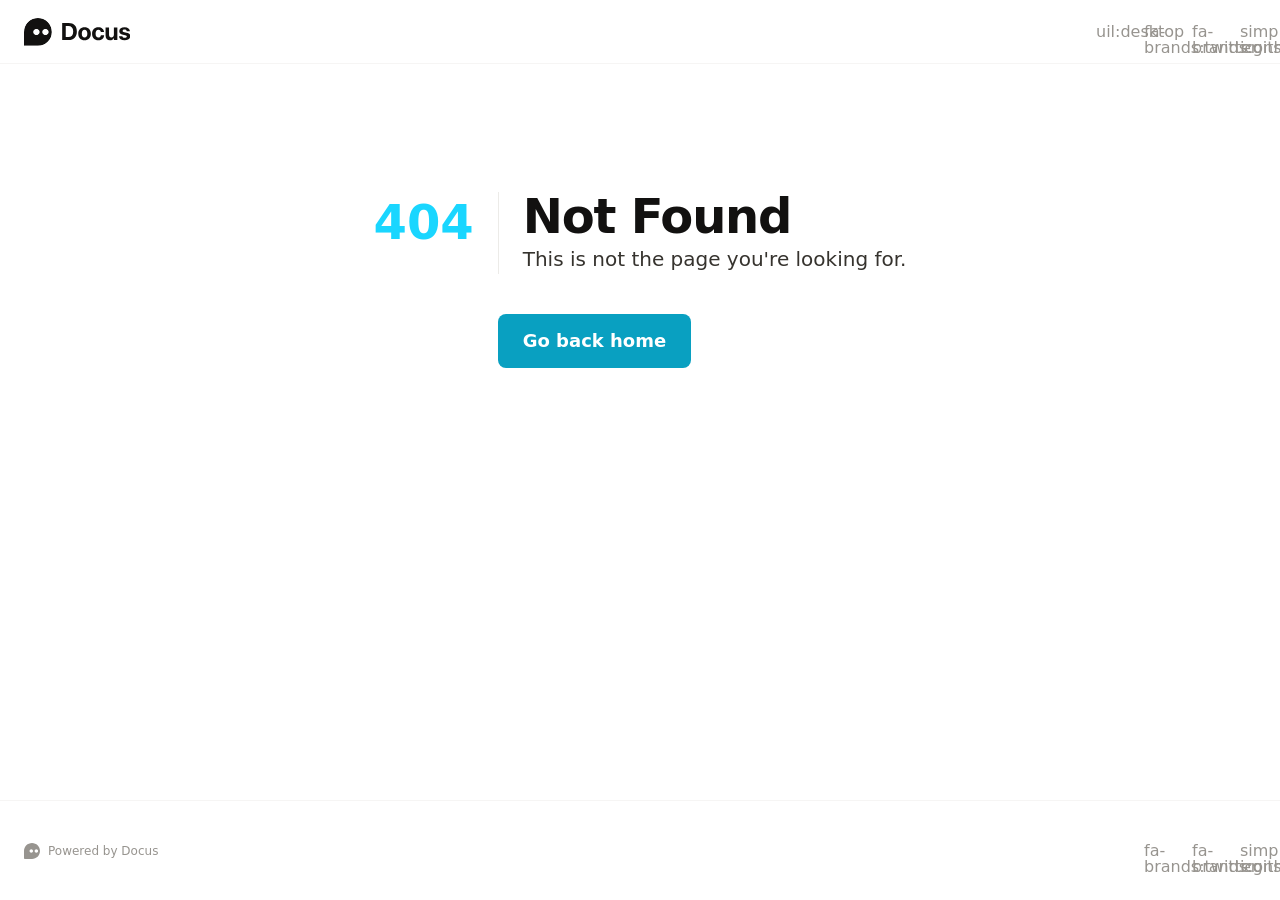
<file: 200.html>
<!DOCTYPE html>
<html lang="en">
<head><meta charset="utf-8">
<meta name="viewport" content="width=device-width, initial-scale=1"><link rel="modulepreload" as="script" crossorigin href="/_nuxt/entry.eebf6123.js"><link rel="preload" as="style" href="/_nuxt/entry.2c69e5f7.css"><link rel="prefetch" as="style" href="/_nuxt/DocsPageLayout.14474a66.css"><link rel="prefetch" as="style" href="/_nuxt/DocsAside.3da749df.css"><link rel="prefetch" as="style" href="/_nuxt/ProseCodeInline.873c7ac7.css"><link rel="prefetch" as="style" href="/_nuxt/Alert.dcca94b5.css"><link rel="prefetch" as="style" href="/_nuxt/DocsPageBottom.d9748ddb.css"><link rel="prefetch" as="style" href="/_nuxt/ProseA.baee409d.css"><link rel="prefetch" as="style" href="/_nuxt/DocsPrevNext.09a503e6.css"><link rel="prefetch" as="style" href="/_nuxt/DocsToc.da8149e0.css"><link rel="prefetch" as="style" href="/_nuxt/DocsTocLinks.bba25586.css"><link rel="prefetch" as="script" crossorigin href="/_nuxt/default.f19a2c00.js"><link rel="prefetch" as="script" crossorigin href="/_nuxt/DocsPageLayout.defa6c20.js"><link rel="prefetch" as="script" crossorigin href="/_nuxt/DocsAside.308dc503.js"><link rel="prefetch" as="script" crossorigin href="/_nuxt/ProseCodeInline.2d84c321.js"><link rel="prefetch" as="script" crossorigin href="/_nuxt/Alert.1ce52bbd.js"><link rel="prefetch" as="script" crossorigin href="/_nuxt/ContentSlot.a549e915.js"><link rel="prefetch" as="script" crossorigin href="/_nuxt/DocsPageBottom.3e0d2c9e.js"><link rel="prefetch" as="script" crossorigin href="/_nuxt/ProseA.c6a0e0bd.js"><link rel="prefetch" as="script" crossorigin href="/_nuxt/EditOnLink.vue.a60c8f48.js"><link rel="prefetch" as="script" crossorigin href="/_nuxt/DocsPrevNext.0969298b.js"><link rel="prefetch" as="script" crossorigin href="/_nuxt/DocsToc.c01f68dc.js"><link rel="prefetch" as="script" crossorigin href="/_nuxt/DocsTocLinks.9436e246.js"><link rel="prefetch" as="style" href="/_nuxt/page.8aba30cd.css"><link rel="prefetch" as="script" crossorigin href="/_nuxt/page.2fafb5b4.js"><link rel="prefetch" as="script" crossorigin href="/_nuxt/client-db.ed78eb3b.js"><link rel="prefetch" as="script" crossorigin href="/_nuxt/debug.95874a92.js"><link rel="prefetch" as="style" href="/_nuxt/useStudio.a92b5f33.css"><link rel="prefetch" as="script" crossorigin href="/_nuxt/useStudio.3cc79743.js"><link rel="prefetch" as="script" crossorigin href="/_nuxt/asyncData.ee8e366a.js"><link rel="prefetch" as="style" href="/_nuxt/error-404.47a83e66.css"><link rel="prefetch" as="script" crossorigin href="/_nuxt/error-404.986877b3.js"><link rel="prefetch" as="style" href="/_nuxt/error-500.534ab3f3.css"><link rel="prefetch" as="script" crossorigin href="/_nuxt/error-500.d595f91d.js"><style id="pinceau-theme">@media { :root {--pinceau-mq: initial; --docus-loadingBar-gradientColorStop3: #0047e1;--docus-loadingBar-gradientColorStop2: #34cdfe;--docus-loadingBar-gradientColorStop1: #00dc82;--docus-loadingBar-height: 3px;--docus-readableLine: 78ch;--docus-footer-height: 145px;--docus-header-height: 64px;--prose-code-inline-padding: 0.2rem 0.375rem 0.2rem 0.375rem;--prose-code-block-backdropFilter: contrast(1);--prose-code-block-border-style: solid;--prose-code-block-border-width: 1px;--prose-tbody-tr-borderBottom-style: dashed;--prose-tbody-tr-borderBottom-width: 1px;--prose-th-textAlign: inherit;--prose-thead-borderBottom-style: solid;--prose-thead-borderBottom-width: 1px;--prose-thead-border-style: solid;--prose-thead-border-width: 0px;--prose-table-textAlign: start;--prose-hr-width: 1px;--prose-hr-style: solid;--prose-li-listStylePosition: outside;--prose-ol-li-markerColor: currentColor;--prose-ol-paddingInlineStart: 21px;--prose-ol-listStyleType: decimal;--prose-ul-li-markerColor: currentColor;--prose-ul-paddingInlineStart: 21px;--prose-ul-listStyleType: disc;--prose-blockquote-border-style: solid;--prose-blockquote-border-width: 4px;--prose-blockquote-quotes: '201C' '201D' '2018' '2019';--prose-blockquote-paddingInlineStart: 24px;--prose-a-code-color-hover: currentColor;--prose-a-code-color-static: currentColor;--prose-a-hasCode-borderBottom: none;--prose-a-border-distance: 2px;--prose-a-border-color-hover: currentColor;--prose-a-border-color-static: currentColor;--prose-a-border-style-hover: solid;--prose-a-border-style-static: dashed;--prose-a-border-width: 1px;--prose-a-color-static: inherit;--prose-a-textDecoration: none;--prose-h6-margin: 3rem 0 2rem;--prose-h5-margin: 3rem 0 2rem;--prose-h4-margin: 3rem 0 2rem;--prose-h3-margin: 3rem 0 2rem;--prose-h2-margin: 3rem 0 2rem;--prose-h1-margin: 0 0 2rem;--typography-lead-loose: 2;--typography-lead-relaxed: 1.625;--typography-lead-normal: 1.5;--typography-lead-snug: 1.375;--typography-lead-tight: 1.25;--typography-lead-none: 1;--typography-lead-10: 2.5rem;--typography-lead-9: 2.25rem;--typography-lead-8: 2rem;--typography-lead-7: 1.75rem;--typography-lead-6: 1.5rem;--typography-lead-5: 1.25rem;--typography-lead-4: 1rem;--typography-lead-3: .75rem;--typography-lead-2: .5rem;--typography-lead-1: .025rem;--typography-fontWeight-black: 900;--typography-fontWeight-extrabold: 800;--typography-fontWeight-bold: 700;--typography-fontWeight-semibold: 600;--typography-fontWeight-medium: 500;--typography-fontWeight-normal: 400;--typography-fontWeight-light: 300;--typography-fontWeight-extralight: 200;--typography-fontWeight-thin: 100;--typography-fontSize-9xl: 128px;--typography-fontSize-8xl: 96px;--typography-fontSize-7xl: 72px;--typography-fontSize-6xl: 60px;--typography-fontSize-5xl: 48px;--typography-fontSize-4xl: 36px;--typography-fontSize-3xl: 30px;--typography-fontSize-2xl: 24px;--typography-fontSize-xl: 20px;--typography-fontSize-lg: 18px;--typography-fontSize-base: 16px;--typography-fontSize-sm: 14px;--typography-fontSize-xs: 12px;--typography-letterSpacing-wide: 0.025em;--typography-letterSpacing-tight: -0.025em;--typography-verticalMargin-base: 24px;--typography-verticalMargin-sm: 16px;--elements-border-secondary-hover: [object Object];--elements-backdrop-background: #fffc;--elements-backdrop-filter: saturate(200%) blur(20px);--elements-container-maxWidth: 80rem;--lead-loose: 2;--lead-relaxed: 1.625;--lead-normal: 1.5;--lead-snug: 1.375;--lead-tight: 1.25;--lead-none: 1;--lead-10: 2.5rem;--lead-9: 2.25rem;--lead-8: 2rem;--lead-7: 1.75rem;--lead-6: 1.5rem;--lead-5: 1.25rem;--lead-4: 1rem;--lead-3: .75rem;--lead-2: .5rem;--lead-1: .025rem;--letterSpacing-widest: 0.1em;--letterSpacing-wider: 0.05em;--letterSpacing-wide: 0.025em;--letterSpacing-normal: 0em;--letterSpacing-tight: -0.025em;--letterSpacing-tighter: -0.05em;--fontSize-9xl: 8rem;--fontSize-8xl: 6rem;--fontSize-7xl: 4.5rem;--fontSize-6xl: 3.75rem;--fontSize-5xl: 3rem;--fontSize-4xl: 2.25rem;--fontSize-3xl: 1.875rem;--fontSize-2xl: 1.5rem;--fontSize-xl: 1.25rem;--fontSize-lg: 1.125rem;--fontSize-base: 1rem;--fontSize-sm: 0.875rem;--fontSize-xs: 0.75rem;--fontWeight-black: 900;--fontWeight-extrabold: 800;--fontWeight-bold: 700;--fontWeight-semibold: 600;--fontWeight-medium: 500;--fontWeight-normal: 400;--fontWeight-light: 300;--fontWeight-extralight: 200;--fontWeight-thin: 100;--font-mono: ui-monospace, SFMono-Regular, Menlo, Monaco, Consolas, Liberation Mono, Courier New, monospace;--font-serif: ui-serif, Georgia, Cambria, Times New Roman, Times, serif;--font-sans: ui-sans-serif, system-ui, -apple-system, BlinkMacSystemFont, Segoe UI, Roboto, Helvetica Neue, Arial, Noto Sans, sans-serif, Apple Color Emoji, Segoe UI Emoji, Segoe UI Symbol, Noto Color Emoji;--opacity-total: 1;--opacity-high: 0.8;--opacity-medium: 0.5;--opacity-soft: 0.3;--opacity-light: 0.15;--opacity-bright: 0.1;--opacity-noOpacity: 0;--borderWidth-lg: 3px;--borderWidth-md: 2px;--borderWidth-sm: 1px;--borderWidth-noBorder: 0;--space-rem-875: 0.875rem;--space-rem-625: 0.625rem;--space-rem-375: 0.375rem;--space-rem-125: 0.125rem;--space-px: 1px;--space-128: 32rem;--space-96: 24rem;--space-80: 20rem;--space-72: 18rem;--space-64: 16rem;--space-60: 15rem;--space-56: 14rem;--space-52: 13rem;--space-48: 12rem;--space-44: 11rem;--space-40: 10rem;--space-36: 9rem;--space-32: 8rem;--space-28: 7rem;--space-24: 6rem;--space-20: 5rem;--space-16: 4rem;--space-14: 3.5rem;--space-12: 3rem;--space-11: 2.75rem;--space-10: 2.5rem;--space-9: 2.25rem;--space-8: 2rem;--space-7: 1.75rem;--space-6: 1.5rem;--space-5: 1.25rem;--space-4: 1rem;--space-3: 0.75rem;--space-2: 0.5rem;--space-1: 0.25rem;--space-0: 0px;--size-full: 100%;--size-7xl: 80rem;--size-6xl: 72rem;--size-5xl: 64rem;--size-4xl: 56rem;--size-3xl: 48rem;--size-2xl: 42rem;--size-xl: 36rem;--size-lg: 32rem;--size-md: 28rem;--size-sm: 24rem;--size-xs: 20rem;--size-200: 200px;--size-104: 104px;--size-80: 80px;--size-64: 64px;--size-56: 56px;--size-48: 48px;--size-40: 40px;--size-32: 32px;--size-24: 24px;--size-20: 20px;--size-16: 16px;--size-12: 12px;--size-8: 8px;--size-6: 6px;--size-4: 4px;--size-2: 2px;--size-0: 0px;--radii-full: 9999px;--radii-3xl: 1.75rem;--radii-2xl: 1.5rem;--radii-xl: 1rem;--radii-lg: 0.75rem;--radii-md: 0.5rem;--radii-sm: 0.375rem;--radii-xs: 0.25rem;--radii-2xs: 0.125rem;--radii-none: 0px;--shadow-none: 0px 0px 0px 0px transparent;--height-screen: 100vh;--width-screen: 100vw;--color-primary-900: #001A1F;--color-primary-800: #00232B;--color-primary-700: #024757;--color-primary-600: #09A0C1;--color-primary-500: #1AD6FF;--color-primary-400: #55E1FF;--color-primary-300: #82E3FF;--color-primary-200: #C5F2FF;--color-primary-100: #DCF7FF;--color-primary-50: #F1FCFF;--color-ruby-900: #380011;--color-ruby-800: #700021;--color-ruby-700: #a90032;--color-ruby-600: #e10043;--color-ruby-500: #ff1a5e;--color-ruby-400: #ff4079;--color-ruby-300: #ff6694;--color-ruby-200: #ff8dae;--color-ruby-100: #ffb3c9;--color-ruby-50: #ffd9e4;--color-pink-900: #380025;--color-pink-800: #70004b;--color-pink-700: #a90070;--color-pink-600: #e10095;--color-pink-500: #ff1ab2;--color-pink-400: #ff40bf;--color-pink-300: #ff66cc;--color-pink-200: #ff8dd8;--color-pink-100: #ffb3e5;--color-pink-50: #ffd9f2;--color-purple-900: #190038;--color-purple-800: #330070;--color-purple-700: #4c00a9;--color-purple-600: #6500e1;--color-purple-500: #811aff;--color-purple-400: #9640ff;--color-purple-300: #ab66ff;--color-purple-200: #c08dff;--color-purple-100: #d5b3ff;--color-purple-50: #ead9ff;--color-royalblue-900: #0b0531;--color-royalblue-800: #160a62;--color-royalblue-700: #211093;--color-royalblue-600: #2c15c4;--color-royalblue-500: #4127e8;--color-royalblue-400: #614bec;--color-royalblue-300: #806ff0;--color-royalblue-200: #a093f3;--color-royalblue-100: #c0b7f7;--color-royalblue-50: #dfdbfb;--color-indigoblue-900: #001238;--color-indigoblue-800: #002370;--color-indigoblue-700: #0035a9;--color-indigoblue-600: #0047e1;--color-indigoblue-500: #1a62ff;--color-indigoblue-400: #407cff;--color-indigoblue-300: #6696ff;--color-indigoblue-200: #8db0ff;--color-indigoblue-100: #b3cbff;--color-indigoblue-50: #d9e5ff;--color-blue-900: #00131D;--color-blue-800: #002235;--color-blue-700: #014267;--color-blue-600: #0069A6;--color-blue-500: #1AADFF;--color-blue-400: #64C7FF;--color-blue-300: #A1DDFF;--color-blue-200: #C6EAFF;--color-blue-100: #DFF3FF;--color-blue-50: #F2FAFF;--color-lightblue-900: #002e38;--color-lightblue-800: #005c70;--color-lightblue-700: #008aa9;--color-lightblue-600: #00b9e1;--color-lightblue-500: #1ad6ff;--color-lightblue-400: #40ddff;--color-lightblue-300: #66e4ff;--color-lightblue-200: #8deaff;--color-lightblue-100: #b3f1ff;--color-lightblue-50: #d9f8ff;--color-teal-900: #062a28;--color-teal-800: #0b544f;--color-teal-700: #117d77;--color-teal-600: #16a79e;--color-teal-500: #1cd1c6;--color-teal-400: #36e4da;--color-teal-300: #5fe9e1;--color-teal-200: #87efe9;--color-teal-100: #aff4f0;--color-teal-50: #d7faf8;--color-pear-900: #2a2b09;--color-pear-800: #545512;--color-pear-700: #7e801b;--color-pear-600: #a8aa24;--color-pear-500: #d0d32f;--color-pear-400: #d8da52;--color-pear-300: #e0e274;--color-pear-200: #e8e997;--color-pear-100: #eff0ba;--color-pear-50: #f7f8dc;--color-red-900: #1C0301;--color-red-800: #340A01;--color-red-700: #701704;--color-red-600: #BB2402;--color-red-500: #FF3B10;--color-red-400: #FF7353;--color-red-300: #FFA692;--color-red-200: #FFDED7;--color-red-100: #FFF3F0;--color-red-50: #FFF9F8;--color-orange-900: #381800;--color-orange-800: #702f00;--color-orange-700: #a94700;--color-orange-600: #e15e00;--color-orange-500: #ff7a1a;--color-orange-400: #ff9040;--color-orange-300: #ffa666;--color-orange-200: #ffbd8d;--color-orange-100: #ffd3b3;--color-orange-50: #ffe9d9;--color-yellow-900: #1B1500;--color-yellow-800: #292100;--color-yellow-700: #614E02;--color-yellow-600: #CBA408;--color-yellow-500: #FBCA05;--color-yellow-400: #FFDC4E;--color-yellow-300: #FFE372;--color-yellow-200: #FFF0B1;--color-yellow-100: #FFF6D3;--color-yellow-50: #FFFCEE;--color-green-900: #00190F;--color-green-800: #002817;--color-green-700: #006037;--color-green-600: #00B467;--color-green-500: #0DD885;--color-green-400: #3CEEA5;--color-green-300: #86FBCB;--color-green-200: #C3FFE6;--color-green-100: #DEFFF1;--color-green-50: #ECFFF7;--color-gray-900: #121110;--color-gray-800: #201E1B;--color-gray-700: #36332E;--color-gray-600: #67635D;--color-gray-500: #97948F;--color-gray-400: #ADA9A4;--color-gray-300: #DBD9D3;--color-gray-200: #ECEBE8;--color-gray-100: #F6F5F4;--color-gray-50: #FBFBFB;--color-black: #0B0A0A;--color-white: #ffffff;--media-portrait: only screen and (orientation: portrait);--media-landscape: only screen and (orientation: landscape);--media-rm: (prefers-reduced-motion: reduce);--media-2xl: (min-width: 1536px);--media-xl: (min-width: 1280px);--media-lg: (min-width: 1024px);--media-md: (min-width: 768px);--media-sm: (min-width: 640px);--media-xs: (min-width: 475px);--docus-footer-padding: var(--space-4) 0;--docus-header-title-color-hover: var(--color-primary-500);--docus-header-title-color-static: var(--color-gray-900);--docus-header-title-fontWeight: var(--fontWeight-bold);--docus-header-title-fontSize: var(--fontSize-2xl);--docus-header-logo-height: var(--space-6);--docus-body-fontFamily: var(--font-sans);--docus-body-color: var(--color-gray-800);--docus-body-backgroundColor: var(--color-white);--prose-code-inline-fontWeight: var(--typography-fontWeight-normal);--prose-code-inline-fontSize: var(--typography-fontSize-sm);--prose-code-inline-borderRadius: var(--radii-xs);--prose-code-block-pre-padding: var(--typography-verticalMargin-sm);--prose-code-block-margin: var(--typography-verticalMargin-base) 0;--prose-code-block-fontSize: var(--typography-fontSize-sm);--prose-tbody-code-inline-fontSize: var(--typography-fontSize-sm);--prose-tbody-td-padding: var(--typography-verticalMargin-sm);--prose-th-fontWeight: var(--typography-fontWeight-semibold);--prose-th-padding: 0 var(--typography-verticalMargin-sm) var(--typography-verticalMargin-sm) var(--typography-verticalMargin-sm);--prose-table-lineHeight: var(--typography-lead-6);--prose-table-fontSize: var(--typography-fontSize-sm);--prose-table-margin: var(--typography-verticalMargin-base) 0;--prose-hr-margin: var(--typography-verticalMargin-base) 0;--prose-li-margin: var(--typography-verticalMargin-sm) 0;--prose-ol-margin: var(--typography-verticalMargin-base) 0;--prose-ul-margin: var(--typography-verticalMargin-base) 0;--prose-blockquote-margin: var(--typography-verticalMargin-base) 0;--prose-a-code-border-style: var(--prose-a-border-style-static);--prose-a-code-border-width: var(--prose-a-border-width);--prose-a-fontWeight: var(--typography-fontWeight-medium);--prose-img-margin: var(--typography-verticalMargin-base) 0;--prose-strong-fontWeight: var(--typography-fontWeight-semibold);--prose-h6-iconSize: var(--typography-fontSize-base);--prose-h6-fontWeight: var(--typography-fontWeight-semibold);--prose-h6-lineHeight: var(--typography-lead-normal);--prose-h6-fontSize: var(--typography-fontSize-lg);--prose-h5-iconSize: var(--typography-fontSize-lg);--prose-h5-fontWeight: var(--typography-fontWeight-semibold);--prose-h5-lineHeight: var(--typography-lead-snug);--prose-h5-fontSize: var(--typography-fontSize-xl);--prose-h4-iconSize: var(--typography-fontSize-lg);--prose-h4-letterSpacing: var(--typography-letterSpacing-tight);--prose-h4-fontWeight: var(--typography-fontWeight-semibold);--prose-h4-lineHeight: var(--typography-lead-snug);--prose-h4-fontSize: var(--typography-fontSize-2xl);--prose-h3-iconSize: var(--typography-fontSize-xl);--prose-h3-letterSpacing: var(--typography-letterSpacing-tight);--prose-h3-fontWeight: var(--typography-fontWeight-semibold);--prose-h3-lineHeight: var(--typography-lead-snug);--prose-h3-fontSize: var(--typography-fontSize-3xl);--prose-h2-iconSize: var(--typography-fontSize-2xl);--prose-h2-letterSpacing: var(--typography-letterSpacing-tight);--prose-h2-fontWeight: var(--typography-fontWeight-semibold);--prose-h2-lineHeight: var(--typography-lead-tight);--prose-h2-fontSize: var(--typography-fontSize-4xl);--prose-h1-iconSize: var(--typography-fontSize-3xl);--prose-h1-letterSpacing: var(--typography-letterSpacing-tight);--prose-h1-fontWeight: var(--typography-fontWeight-bold);--prose-h1-lineHeight: var(--typography-lead-tight);--prose-h1-fontSize: var(--typography-fontSize-5xl);--prose-p-br-margin: var(--typography-verticalMargin-base) 0 0 0;--prose-p-margin: var(--typography-verticalMargin-base) 0;--prose-p-lineHeight: var(--typography-lead-normal);--prose-p-fontSize: var(--typography-fontSize-base);--typography-color-secondary-900: var(--color-gray-900);--typography-color-secondary-800: var(--color-gray-800);--typography-color-secondary-700: var(--color-gray-700);--typography-color-secondary-600: var(--color-gray-600);--typography-color-secondary-500: var(--color-gray-500);--typography-color-secondary-400: var(--color-gray-400);--typography-color-secondary-300: var(--color-gray-300);--typography-color-secondary-200: var(--color-gray-200);--typography-color-secondary-100: var(--color-gray-100);--typography-color-secondary-50: var(--color-gray-50);--typography-color-primary-900: var(--color-primary-900);--typography-color-primary-800: var(--color-primary-800);--typography-color-primary-700: var(--color-primary-700);--typography-color-primary-600: var(--color-primary-600);--typography-color-primary-500: var(--color-primary-500);--typography-color-primary-400: var(--color-primary-400);--typography-color-primary-300: var(--color-primary-300);--typography-color-primary-200: var(--color-primary-200);--typography-color-primary-100: var(--color-primary-100);--typography-color-primary-50: var(--color-primary-50);--typography-font-code: var(--font-mono);--typography-font-body: var(--font-sans);--typography-font-display: var(--font-sans);--typography-body-backgroundColor: var(--color-white);--typography-body-color: var(--color-black);--elements-state-danger-borderColor-secondary: var(--color-red-200);--elements-state-danger-borderColor-primary: var(--color-red-100);--elements-state-danger-backgroundColor-secondary: var(--color-red-100);--elements-state-danger-backgroundColor-primary: var(--color-red-50);--elements-state-danger-color-secondary: var(--color-red-600);--elements-state-danger-color-primary: var(--color-red-500);--elements-state-warning-borderColor-secondary: var(--color-yellow-200);--elements-state-warning-borderColor-primary: var(--color-yellow-100);--elements-state-warning-backgroundColor-secondary: var(--color-yellow-100);--elements-state-warning-backgroundColor-primary: var(--color-yellow-50);--elements-state-warning-color-secondary: var(--color-yellow-700);--elements-state-warning-color-primary: var(--color-yellow-600);--elements-state-success-borderColor-secondary: var(--color-green-200);--elements-state-success-borderColor-primary: var(--color-green-100);--elements-state-success-backgroundColor-secondary: var(--color-green-100);--elements-state-success-backgroundColor-primary: var(--color-green-50);--elements-state-success-color-secondary: var(--color-green-600);--elements-state-success-color-primary: var(--color-green-500);--elements-state-info-borderColor-secondary: var(--color-blue-200);--elements-state-info-borderColor-primary: var(--color-blue-100);--elements-state-info-backgroundColor-secondary: var(--color-blue-100);--elements-state-info-backgroundColor-primary: var(--color-blue-50);--elements-state-info-color-secondary: var(--color-blue-600);--elements-state-info-color-primary: var(--color-blue-500);--elements-state-primary-borderColor-secondary: var(--color-primary-200);--elements-state-primary-borderColor-primary: var(--color-primary-100);--elements-state-primary-backgroundColor-secondary: var(--color-primary-100);--elements-state-primary-backgroundColor-primary: var(--color-primary-50);--elements-state-primary-color-secondary: var(--color-primary-700);--elements-state-primary-color-primary: var(--color-primary-600);--elements-surface-secondary-backgroundColor: var(--color-gray-200);--elements-surface-primary-backgroundColor: var(--color-gray-100);--elements-surface-background-base: var(--color-gray-100);--elements-border-secondary-static: var(--color-gray-200);--elements-border-primary-hover: var(--color-gray-200);--elements-border-primary-static: var(--color-gray-100);--elements-container-padding-md: var(--space-6);--elements-container-padding-sm: var(--space-6);--elements-container-padding-xs: var(--space-4);--elements-container-padding-mobile: var(--space-4);--elements-text-secondary-color-hover: var(--color-gray-700);--elements-text-secondary-color-static: var(--color-gray-500);--elements-text-primary-color-static: var(--color-gray-900);--text-6xl-lineHeight: var(--lead-none);--text-6xl-fontSize: var(--fontSize-6xl);--text-5xl-lineHeight: var(--lead-none);--text-5xl-fontSize: var(--fontSize-5xl);--text-4xl-lineHeight: var(--lead-10);--text-4xl-fontSize: var(--fontSize-4xl);--text-3xl-lineHeight: var(--lead-9);--text-3xl-fontSize: var(--fontSize-3xl);--text-2xl-lineHeight: var(--lead-8);--text-2xl-fontSize: var(--fontSize-2xl);--text-xl-lineHeight: var(--lead-7);--text-xl-fontSize: var(--fontSize-xl);--text-lg-lineHeight: var(--lead-7);--text-lg-fontSize: var(--fontSize-lg);--text-base-lineHeight: var(--lead-6);--text-base-fontSize: var(--fontSize-base);--text-sm-lineHeight: var(--lead-5);--text-sm-fontSize: var(--fontSize-sm);--text-xs-lineHeight: var(--lead-4);--text-xs-fontSize: var(--fontSize-xs);--color-shadow: var(--color-gray-400);--color-secondary-900: var(--color-gray-900);--color-secondary-800: var(--color-gray-800);--color-secondary-700: var(--color-gray-700);--color-secondary-600: var(--color-gray-600);--color-secondary-500: var(--color-gray-500);--color-secondary-400: var(--color-gray-400);--color-secondary-300: var(--color-gray-300);--color-secondary-200: var(--color-gray-200);--color-secondary-100: var(--color-gray-100);--color-secondary-50: var(--color-gray-50);--prose-code-inline-backgroundColor: var(--typography-color-secondary-100);--prose-code-inline-color: var(--typography-color-secondary-700);--prose-code-block-backgroundColor: var(--typography-color-secondary-100);--prose-code-block-color: var(--typography-color-secondary-700);--prose-code-block-border-color: var(--typography-color-secondary-200);--prose-tbody-tr-borderBottom-color: var(--typography-color-secondary-200);--prose-th-color: var(--typography-color-secondary-600);--prose-thead-borderBottom-color: var(--typography-color-secondary-200);--prose-thead-border-color: var(--typography-color-secondary-300);--prose-hr-color: var(--typography-color-secondary-200);--prose-blockquote-border-color: var(--typography-color-secondary-200);--prose-blockquote-color: var(--typography-color-secondary-500);--prose-a-code-background-hover: var(--typography-color-primary-50);--prose-a-code-border-color-hover: var(--typography-color-primary-500);--prose-a-code-border-color-static: var(--typography-color-secondary-400);--prose-a-color-hover: var(--typography-color-primary-500);--shadow-2xl: 0px 25px 50px -12px var(--color-shadow);--shadow-xl: 0px 20px 25px -5px var(--color-shadow), 0px 8px 10px -6px var(--color-shadow);--shadow-lg: 0px 10px 15px -3px var(--color-shadow), 0px 4px 6px -4px var(--color-shadow);--shadow-md: 0px 4px 6px -1px var(--color-shadow), 0px 2px 4px -2px var(--color-shadow);--shadow-sm: 0px 1px 3px 0px var(--color-shadow), 0px 1px 2px -1px var(--color-shadow);--shadow-xs: 0px 1px 2px 0px var(--color-shadow); } }@media { :root.dark {--pinceau-mq: dark; --prose-code-block-backdropFilter: contrast(1);--prose-ol-li-markerColor: currentColor;--prose-ul-li-markerColor: currentColor;--prose-a-code-color-hover: currentColor;--prose-a-code-color-static: currentColor;--prose-a-border-color-hover: currentColor;--prose-a-border-color-static: currentColor;--prose-a-color-static: inherit;--elements-backdrop-background: #0c0d0ccc;--docus-header-title-color-static: var(--color-gray-100);--docus-body-color: var(--color-gray-200);--docus-body-backgroundColor: var(--color-black);--typography-body-backgroundColor: var(--color-black);--typography-body-color: var(--color-white);--elements-state-danger-borderColor-secondary: var(--color-red-700);--elements-state-danger-borderColor-primary: var(--color-red-800);--elements-state-danger-backgroundColor-secondary: var(--color-red-800);--elements-state-danger-backgroundColor-primary: var(--color-red-900);--elements-state-danger-color-secondary: var(--color-red-200);--elements-state-danger-color-primary: var(--color-red-300);--elements-state-warning-borderColor-secondary: var(--color-yellow-700);--elements-state-warning-borderColor-primary: var(--color-yellow-800);--elements-state-warning-backgroundColor-secondary: var(--color-yellow-800);--elements-state-warning-backgroundColor-primary: var(--color-yellow-900);--elements-state-warning-color-secondary: var(--color-yellow-200);--elements-state-warning-color-primary: var(--color-yellow-400);--elements-state-success-borderColor-secondary: var(--color-green-700);--elements-state-success-borderColor-primary: var(--color-green-800);--elements-state-success-backgroundColor-secondary: var(--color-green-800);--elements-state-success-backgroundColor-primary: var(--color-green-900);--elements-state-success-color-secondary: var(--color-green-200);--elements-state-success-color-primary: var(--color-green-400);--elements-state-info-borderColor-secondary: var(--color-blue-700);--elements-state-info-borderColor-primary: var(--color-blue-800);--elements-state-info-backgroundColor-secondary: var(--color-blue-800);--elements-state-info-backgroundColor-primary: var(--color-blue-900);--elements-state-info-color-secondary: var(--color-blue-200);--elements-state-info-color-primary: var(--color-blue-400);--elements-state-primary-borderColor-secondary: var(--color-primary-700);--elements-state-primary-borderColor-primary: var(--color-primary-800);--elements-state-primary-backgroundColor-secondary: var(--color-primary-800);--elements-state-primary-backgroundColor-primary: var(--color-primary-900);--elements-state-primary-color-secondary: var(--color-primary-200);--elements-state-primary-color-primary: var(--color-primary-400);--elements-surface-secondary-backgroundColor: var(--color-gray-800);--elements-surface-primary-backgroundColor: var(--color-gray-900);--elements-surface-background-base: var(--color-gray-900);--elements-border-secondary-static: var(--color-gray-800);--elements-border-primary-hover: var(--color-gray-800);--elements-border-primary-static: var(--color-gray-900);--elements-text-secondary-color-hover: var(--color-gray-200);--elements-text-secondary-color-static: var(--color-gray-400);--elements-text-primary-color-static: var(--color-gray-50);--color-shadow: var(--color-gray-800);--prose-code-inline-backgroundColor: var(--typography-color-secondary-800);--prose-code-inline-color: var(--typography-color-secondary-200);--prose-code-block-backgroundColor: var(--typography-color-secondary-900);--prose-code-block-color: var(--typography-color-secondary-200);--prose-code-block-border-color: var(--typography-color-secondary-800);--prose-tbody-tr-borderBottom-color: var(--typography-color-secondary-800);--prose-th-color: var(--typography-color-secondary-400);--prose-thead-borderBottom-color: var(--typography-color-secondary-800);--prose-thead-border-color: var(--typography-color-secondary-600);--prose-hr-color: var(--typography-color-secondary-800);--prose-blockquote-border-color: var(--typography-color-secondary-700);--prose-blockquote-color: var(--typography-color-secondary-400);--prose-a-code-background-hover: var(--typography-color-primary-900);--prose-a-code-border-color-hover: var(--typography-color-primary-600);--prose-a-code-border-color-static: var(--typography-color-secondary-600);--prose-a-color-hover: var(--typography-color-primary-400); } }@media (min-width: 640px) { :root {--pinceau-mq: sm; --docus-footer-height: 100px;--docus-header-logo-height: var(--space-7); } }</style><style id="pinceau-runtime-hydratable">undefined</style><link rel="stylesheet" href="/_nuxt/entry.2c69e5f7.css"><script>"use strict";(()=>{const a=window,e=document.documentElement,m=["dark","light"],c=window.localStorage.getItem("nuxt-color-mode")||"system";let n=c==="system"?f():c;const l=e.getAttribute("data-color-mode-forced");l&&(n=l),i(n),a["__NUXT_COLOR_MODE__"]={preference:c,value:n,getColorScheme:f,addColorScheme:i,removeColorScheme:d};function i(o){const t=""+o+"",s="theme";e.classList?e.classList.add(t):e.className+=" "+t,s&&e.setAttribute("data-"+s,o)}function d(o){const t=""+o+"",s="theme";e.classList?e.classList.remove(t):e.className=e.className.replace(new RegExp(t,"g"),""),s&&e.removeAttribute("data-"+s)}function r(o){return a.matchMedia("(prefers-color-scheme"+o+")")}function f(){if(a.matchMedia&&r("").media!=="not all"){for(const o of m)if(r(":"+o).matches)return o}return"light"}})();
</script></head>
<body ><div id="__nuxt"><svg class="nuxt-spa-loading" xmlns="http://www.w3.org/2000/svg" viewBox="0 0 37 25" fill="none" width="80"><path d="M24.236 22.006h10.742L25.563 5.822l-8.979 14.31a4 4 0 0 1-3.388 1.874H2.978l11.631-20 5.897 10.567"></path></svg><style>.nuxt-spa-loading{position:fixed;top:50%;left:50%;transform:translate(-50%, -50%)}.nuxt-spa-loading>path{fill:none;stroke:#00DC82;stroke-width:4px;stroke-linecap:round;stroke-linejoin:round;stroke-dasharray:128;stroke-dashoffset:128;animation:nuxt-spa-loading-move 3s linear infinite}@keyframes nuxt-spa-loading-move{100%{stroke-dashoffset:-128}}</style></div><script type="application/json" id="__NUXT_DATA__" data-ssr="false">[{"_errors":1,"serverRendered":2,"data":3,"state":4},{},false,{},{}]</script><script>window.__NUXT__={};window.__NUXT__.config={public:{plausible:{hashMode:false,trackLocalhost:false,domain:"",apiHost:"https://plausible.io",autoPageviews:true,autoOutboundTracking:false},studio:{apiURL:"https://api.nuxt.studio"},content:{locales:[],defaultLocale:"",integrity:1689117118992,experimental:{stripQueryParameters:false,clientDB:false},api:{baseURL:"/api/_content"},navigation:{fields:["icon","titleTemplate","header","main","aside","footer","layout"]},tags:{p:"prose-p",a:"prose-a",blockquote:"prose-blockquote","code-inline":"prose-code-inline",code:"prose-code",em:"prose-em",h1:"prose-h1",h2:"prose-h2",h3:"prose-h3",h4:"prose-h4",h5:"prose-h5",h6:"prose-h6",hr:"prose-hr",img:"prose-img",ul:"prose-ul",ol:"prose-ol",li:"prose-li",strong:"prose-strong",table:"prose-table",thead:"prose-thead",tbody:"prose-tbody",td:"prose-td",th:"prose-th",tr:"prose-tr"},highlight:{theme:{dark:"github-dark",default:"github-light"},preload:["json","js","ts","html","css","vue","diff","shell","markdown","yaml","bash","ini"]},wsUrl:"",documentDriven:{page:true,navigation:true,surround:true,globals:{},layoutFallbacks:["theme"],injectPage:true},host:"",trailingSlash:false,anchorLinks:{depth:4,exclude:[1]}}},app:{baseURL:"/",buildAssetsDir:"/_nuxt/",cdnURL:""}}</script><script type="module" src="/_nuxt/entry.eebf6123.js" crossorigin></script></body>
</html>
</file>
<file: _nuxt/entry.2c69e5f7.css>
.dark:root,:root{--docsearch-primary-color:var(--color-primary-500)!important}.dark:root{--docsearch-text-color:#f5f6f7;--docsearch-container-background:rgba(9,10,17,.8);--docsearch-modal-background:#15172a;--docsearch-modal-shadow:inset 1px 1px 0 0 #2c2e40,0 3px 8px 0 #000309;--docsearch-searchbox-background:#090a11;--docsearch-searchbox-focus-background:#000;--docsearch-hit-color:#bec3c9;--docsearch-hit-shadow:none;--docsearch-hit-background:#090a11;--docsearch-key-gradient:linear-gradient(-26.5deg,#565872,#31355b);--docsearch-key-shadow:inset 0 -2px 0 0 #282d55,inset 0 0 1px 1px #51577d,0 2px 2px 0 rgba(3,4,9,.3);--docsearch-footer-background:#1e2136;--docsearch-footer-shadow:inset 0 1px 0 0 rgba(73,76,106,.5),0 -4px 8px 0 rgba(0,0,0,.2);--docsearch-logo-color:#fff;--docsearch-muted-color:#7f8497;color-scheme:dark}.DocSearch-Input:focus{box-shadow:none!important}body{-webkit-font-smoothing:antialiased;-moz-osx-font-smoothing:grayscale;background-color:var(--docus-body-backgroundColor);color:var(--docus-body-color);font-family:var(--docus-body-fontFamily);min-width:var(--size-xs);overflow-y:scroll}.docus-scrollbars ::-webkit-scrollbar{background:transparent;height:.6em;width:.6em}.docus-scrollbars ::-webkit-scrollbar-track{background:var(--color-gray-100)}.docus-scrollbars ::-webkit-scrollbar-thumb{background:var(--color-gray-300);border-radius:.6em}.docus-scrollbars ::-webkit-scrollbar-thumb:hover{background:var(--color-gray-400)}.docus-scrollbars ::-webkit-scrollbar-thumb:active{background:var(--color-gray-500)}.docus-scrollbars.dark ::-webkit-scrollbar-track{background:var(--color-gray-800)}.docus-scrollbars.dark ::-webkit-scrollbar-thumb{background:var(--color-gray-700)}.docus-scrollbars.dark ::-webkit-scrollbar-thumb:hover{background:var(--color-gray-600)}.docus-scrollbars.dark ::-webkit-scrollbar-thumb:active{background:var(--color-gray-500)}html{-webkit-font-smoothing:antialiased;-moz-osx-font-smoothing:grayscale}.sr-only{clip:rect(0,0,0,0)!important;border:0!important;height:1px!important;margin:-1px!important;overflow:hidden!important;padding:0!important;position:absolute!important;white-space:nowrap!important;width:1px!important}*,:after,:before{border:0 solid #e5e7eb;box-sizing:border-box}html{-webkit-text-size-adjust:100%;font-family:ui-sans-serif,system-ui,-apple-system,BlinkMacSystemFont,Segoe UI,Roboto,Helvetica Neue,Arial,Noto Sans,sans-serif,Apple Color Emoji,Segoe UI Emoji,Segoe UI Symbol,Noto Color Emoji;line-height:1.5;-moz-tab-size:4;-o-tab-size:4;tab-size:4}body{line-height:inherit;margin:0}hr{border-top-width:1px;color:inherit;height:0}abbr:where([title]){-webkit-text-decoration:underline dotted;text-decoration:underline dotted}h1,h2,h3,h4,h5,h6{font-size:inherit;font-weight:inherit}a{color:inherit;text-decoration:inherit}b,strong{font-weight:bolder}code,kbd,pre,samp{font-family:ui-monospace,SFMono-Regular,Menlo,Monaco,Consolas,Liberation Mono,Courier New,monospace;font-size:1em}small{font-size:80%}sub,sup{font-size:75%;line-height:0;position:relative;vertical-align:baseline}sub{bottom:-.25em}sup{top:-.5em}table{border-collapse:collapse;border-color:inherit;text-indent:0}button,input,optgroup,select,textarea{color:inherit;font-family:inherit;font-size:100%;font-weight:inherit;line-height:inherit;margin:0;padding:0}button,select{text-transform:none}[type=button],[type=reset],[type=submit],button{-webkit-appearance:button;background-color:transparent;background-image:none}:-moz-focusring{outline:auto}:-moz-ui-invalid{box-shadow:none}progress{vertical-align:baseline}::-webkit-inner-spin-button,::-webkit-outer-spin-button{height:auto}[type=search]{-webkit-appearance:textfield;outline-offset:-2px}::-webkit-search-decoration{-webkit-appearance:none}::-webkit-file-upload-button{-webkit-appearance:button;font:inherit}summary{display:list-item}blockquote,dd,dl,figure,h1,h2,h3,h4,h5,h6,hr,p,pre{margin:0}fieldset{margin:0}fieldset,legend{padding:0}menu,ol,ul{list-style:none;margin:0;padding:0}textarea{resize:vertical}input::-moz-placeholder,textarea::-moz-placeholder{color:#9ca3af;opacity:1}input::placeholder,textarea::placeholder{color:#9ca3af;opacity:1}[role=button],button{cursor:pointer}:disabled{cursor:default}audio,canvas,embed,iframe,img,object,svg,video{display:block;vertical-align:middle}img,video{height:auto;max-width:100%}[hidden]{display:none}.nuxt-progress{background:repeating-linear-gradient(to right,var(--docus-loadingBar-gradientColorStop1) 0,var(--docus-loadingBar-gradientColorStop2) 50%,var(--docus-loadingBar-gradientColorStop3) 100%);height:var(--docus-loadingBar-height);left:0;opacity:1;position:fixed;right:0;top:0;transition:width .1s,height .4s,opacity .4s;width:0;z-index:999999}.icon[data-v-121c6e7d]{display:inline-block;vertical-align:middle}a[data-v-2c8dd08e]{color:var(--color-gray-500);display:flex;padding:var(--space-4)}:root.dark a[data-v-2c8dd08e]{color:var(--color-gray-400)}a[data-v-2c8dd08e]:hover{color:var(--color-gray-700)}:root.dark a[data-v-2c8dd08e]:hover{color:var(--color-gray-200)}.docs-aside-tree li.bordered[data-v-85b4e6e0]{border-left:1px solid var(--elements-border-primary-static)}.docs-aside-tree li.bordered[data-v-85b4e6e0]:hover{border-color:var(--elements-border-primary-hover)}.docs-aside-tree li.bordered.active[data-v-85b4e6e0]{border-color:var(--color-primary-400)}:root.dark .docs-aside-tree li.bordered.active[data-v-85b4e6e0]{border-color:var(--color-primary-600)}.docs-aside-tree li.bordered.has-children[data-v-85b4e6e0]{padding-left:var(--space-4)}.docs-aside-tree li.bordered.has-parent-icon[data-v-85b4e6e0]{margin-left:var(--space-2)}.docs-aside-tree .recursive[data-v-85b4e6e0]{padding:var(--space-2) 0}.docs-aside-tree .title-collapsible-button[data-v-85b4e6e0]{align-items:center;color:var(--color-gray-900);display:flex;font-size:var(--text-sm-fontSize);font-weight:var(--fontWeight-semibold);justify-content:space-between;line-height:var(--text-sm-lineHeight);padding:var(--space-rem-375) 0;width:100%}:root.dark .docs-aside-tree .title-collapsible-button[data-v-85b4e6e0]{color:var(--color-gray-50)}.docs-aside-tree .title-collapsible-button .content[data-v-85b4e6e0]{align-items:center;display:flex}.docs-aside-tree .title-collapsible-button .content .icon[data-v-85b4e6e0]{height:var(--space-4);margin-right:var(--space-2);width:var(--space-4)}.docs-aside-tree .title-collapsible-button .collapsible-icon[data-v-85b4e6e0]{color:var(--color-gray-400);height:var(--space-3);width:var(--space-3)}.docs-aside-tree .link[data-v-85b4e6e0],:root.dark .docs-aside-tree .title-collapsible-button .collapsible-icon[data-v-85b4e6e0]{color:var(--color-gray-500)}.docs-aside-tree .link[data-v-85b4e6e0]{align-items:center;display:flex;font-size:var(--text-sm-fontSize);justify-content:space-between;line-height:var(--text-sm-lineHeight);padding:var(--space-rem-375) 0}.docs-aside-tree .link[data-v-85b4e6e0]:hover{color:var(--color-gray-900)}:root.dark .docs-aside-tree .link[data-v-85b4e6e0]:not(.active){color:var(--color-gray-400)}:root.dark .docs-aside-tree .link[data-v-85b4e6e0]:not(.active):hover{color:var(--color-gray-50)}.docs-aside-tree .link.padded[data-v-85b4e6e0]{padding-left:var(--space-4)}.docs-aside-tree .link.active[data-v-85b4e6e0]{color:var(--color-primary-500);font-weight:var(--fontWeight-medium)}.docs-aside-tree .link .content[data-v-85b4e6e0]{align-items:center;display:inline-flex}.docs-aside-tree .link .icon[data-v-85b4e6e0]{height:var(--space-4);margin-right:var(--space-1);width:var(--space-4)}button[data-v-16377c12]{display:flex;padding:var(--space-4) var(--space-4) var(--space-4) 0;position:relative;z-index:10}@media (min-width:1024px){button[data-v-16377c12]{display:none}}button[data-v-16377c12]{color:var(--color-gray-500)}:root.dark button[data-v-16377c12]{color:var(--color-gray-400)}button[data-v-16377c12]:hover{color:var(--color-gray-700)}:root.dark button[data-v-16377c12]:hover{color:var(--color-gray-200)}.dialog[data-v-16377c12]{align-items:flex-start;-webkit-backdrop-filter:var(--elements-backdrop-filter);backdrop-filter:var(--elements-backdrop-filter);background-color:#ffffff80;display:flex;inset:0 0 0 0;overflow-y:auto;position:fixed;z-index:50}:root.dark .dialog[data-v-16377c12]{background-color:#00000080}@media (min-width:1024px){.dialog[data-v-16377c12]{display:none}}.dialog .icons[data-v-16377c12]{overflow:auto}.dialog>div[data-v-16377c12]{background-color:var(--color-white);box-shadow:var(--shadow-md);max-width:var(--size-xs);min-height:100%;padding-left:var(--space-4);padding-right:var(--space-4);width:100%}:root.dark .dialog>div[data-v-16377c12]{background-color:var(--color-black)}@media (min-width:640px){.dialog>div[data-v-16377c12]{padding-left:var(--space-6);padding-right:var(--space-6)}}.dialog>div>div[data-v-16377c12]{border-bottom:1px solid transparent;gap:var(--space-2);height:var(--docus-header-height);justify-content:space-between}.dialog>div>div[data-v-16377c12],.dialog>div>div .icons[data-v-16377c12]{align-items:center;display:flex}[data-v-16377c12] .icon{height:var(--space-4);width:var(--space-4)}svg[data-v-b2e79d72]{color:var(--color-gray-900);height:inherit}:root.dark svg[data-v-b2e79d72]{color:var(--color-gray-100)}a[data-v-c7ad16d9]{align-items:center;display:flex;flex:none}a .logo[data-v-c7ad16d9]{height:var(--docus-header-logo-height);width:auto}a .logo img[data-v-c7ad16d9],a .logo svg[data-v-c7ad16d9]{height:inherit}a .logo .light-img[data-v-c7ad16d9]{display:block}:root.dark a .logo .light-img[data-v-c7ad16d9],a .logo .dark-img[data-v-c7ad16d9]{display:none}:root.dark a .logo .dark-img[data-v-c7ad16d9]{display:block}a .title[data-v-c7ad16d9]{color:var(--docus-header-title-color-static);font-size:var(--docus-header-title-fontSize);font-weight:var(--docus-header-title-fontWeight)}a .title[data-v-c7ad16d9]:hover{color:var(--docus-header-title-color-hover)}nav[data-v-b5c9fa49]{display:none}@media (min-width:1024px){nav[data-v-b5c9fa49]{display:block}}nav ul[data-v-b5c9fa49]{align-items:center;display:flex;flex:1;justify-content:center;max-width:100%;overflow:hidden;text-overflow:ellipsis;white-space:nowrap}nav ul>*+*[data-v-b5c9fa49]{margin-left:var(--space-2)}nav ul li[data-v-b5c9fa49]{display:inline-flex;gap:var(--space-1)}nav ul .link[data-v-b5c9fa49]{align-items:center;border-radius:var(--radii-md);display:flex;font-size:var(--fontSize-sm);gap:var(--space-2);outline:none;padding:var(--space-2) var(--space-4);transition:background .2s ease}nav ul .link svg[data-v-b5c9fa49]{display:inline-block}nav ul .link.active[data-v-b5c9fa49],nav ul .link[data-v-b5c9fa49]:active,nav ul .link[data-v-b5c9fa49]:hover{background-color:var(--color-gray-100)}:root.dark nav ul .link.active[data-v-b5c9fa49],:root.dark nav ul .link[data-v-b5c9fa49]:active,:root.dark nav ul .link[data-v-b5c9fa49]:hover{background-color:var(--color-gray-900)}nav ul .link.active[data-v-b5c9fa49]{box-shadow:inset 0 2px 4px #0000000d;font-weight:var(--fontWeight-semibold)}.doc-search:hover button[data-v-60f706dd]{border-color:var(--color-gray-300)}.doc-search button[data-v-60f706dd]{padding:var(--space-2) var(--space-4)}.doc-search button .content[data-v-60f706dd]{align-items:center;border-color:var(--color-gray-100);border-radius:var(--radii-md);border-style:solid;border-width:1px;color:var(--color-gray-500);display:flex;font-size:var(--fontSize-xs);gap:var(--space-2);padding:var(--space-rem-375)}:root.dark .doc-search button .content[data-v-60f706dd]{border-color:var(--color-gray-900);color:var(--color-gray-400)}.doc-search button .content[data-v-60f706dd]:hover{border-color:var(--color-gray-400);color:var(--color-gray-700)}:root.dark .doc-search button .content[data-v-60f706dd]:hover{border-color:var(--color-gray-700);color:var(--color-gray-200)}.doc-search button .content span[data-v-60f706dd]:first-child{display:block;font-size:var(--fontSize-xs);font-weight:var(--fontWeight-medium)}.doc-search button .content span[data-v-60f706dd]:nth-child(2){display:none;flex:none;font-size:var(--fontSize-xs);font-weight:var(--fontWeight-semibold)}@media (min-width:640px){.doc-search button .content span[data-v-60f706dd]:nth-child(2){display:block}}button[data-v-36be2ff6]{color:var(--color-gray-500);display:flex;padding:var(--space-4)}:root.dark button[data-v-36be2ff6]{color:var(--color-gray-400)}button[data-v-36be2ff6]:hover{color:var(--color-gray-700)}:root.dark button[data-v-36be2ff6]:hover{color:var(--color-gray-200)}.container[data-v-6d327d86]{margin-inline-end:auto;margin-inline-start:auto;width:100%}[data-v-df8d88e4] .icon{height:var(--space-4);width:var(--space-4)}.has-dialog .left .navbar-logo[data-v-df8d88e4]{display:none}@media (min-width:1024px){.has-dialog .left .navbar-logo[data-v-df8d88e4]{display:block}}.center .navbar-logo[data-v-df8d88e4]{display:block}@media (min-width:1024px){.center .navbar-logo[data-v-df8d88e4]{display:none}}header[data-v-df8d88e4]{-webkit-backdrop-filter:var(--elements-backdrop-filter);backdrop-filter:var(--elements-backdrop-filter);background-color:var(--elements-backdrop-background);border-bottom:1px solid var(--elements-border-primary-static);height:var(--docus-header-height);position:sticky;top:0;width:100%;z-index:10}header .container[data-v-df8d88e4]{display:grid;gap:var(--space-2);grid-template-columns:repeat(12,minmax(0,1fr));height:100%}header .section[data-v-df8d88e4]{align-items:center;display:flex;flex:none}header .section.left[data-v-df8d88e4]{grid-column:span 4/span 4}@media (min-width:1024px){header .section.left[data-v-df8d88e4]{margin-left:0}}header .section.center[data-v-df8d88e4]{flex:1;grid-column:span 4/span 4;justify-content:center;z-index:1}header .section.right[data-v-df8d88e4]{align-items:center;display:flex;flex:none;grid-column:span 4/span 4;justify-content:flex-end;margin-right:calc(0px - var(--space-4))}header .section.right .social-icons[data-v-df8d88e4]{display:none}@media (min-width:768px){header .section.right .social-icons[data-v-df8d88e4]{align-items:center;display:flex}}footer[data-v-dd783650]{border-top:1px solid var(--elements-border-primary-static);display:flex;min-height:var(--docus-footer-height);padding:var(--docus-footer-padding)}footer .footer-container[data-v-dd783650]{display:grid;gap:var(--space-2);grid-template-columns:repeat(12,minmax(0,1fr));justify-items:center}@media (min-width:640px){footer .footer-container[data-v-dd783650]{justify-items:legacy}}footer .footer-container[data-v-dd783650] .icon{height:var(--space-4);width:var(--space-4)}footer .footer-container a[data-v-dd783650]{color:var(--color-gray-500)}:root.dark footer .footer-container a[data-v-dd783650]{color:var(--color-gray-400)}footer .footer-container a[data-v-dd783650]:hover{color:var(--color-gray-700)}:root.dark footer .footer-container a[data-v-dd783650]:hover{color:var(--color-gray-200)}footer .footer-container .left[data-v-dd783650]{display:flex;grid-column:span 12/span 12;order:1;padding-bottom:var(--space-4);padding-top:var(--space-4)}@media (min-width:640px){footer .footer-container .left[data-v-dd783650]{grid-column:span 3/span 3;order:0}}footer .footer-container .left a[data-v-dd783650]{align-items:center;display:flex}footer .footer-container .left p[data-v-dd783650]{font-size:var(--text-xs-fontSize);font-weight:var(--fontWeight-medium);line-height:var(--text-xs-lineHeight)}footer .footer-container .left-icon[data-v-dd783650]{fill:currentcolor;flex-shrink:0;height:var(--space-4);margin-right:var(--space-2);width:var(--space-4)}footer .footer-container .center[data-v-dd783650]{align-items:center;display:flex;flex-direction:column;grid-column:span 12/span 12}@media (min-width:640px){footer .footer-container .center[data-v-dd783650]{flex-direction:row;grid-column:span 6/span 6;justify-content:center}}footer .footer-container .center .text-link[data-v-dd783650]{font-size:var(--text-sm-fontSize);font-weight:var(--fontWeight-medium);line-height:var(--text-sm-lineHeight);padding:var(--space-2)}footer .footer-container .right[data-v-dd783650]{align-items:center;display:flex;grid-column:span 12/span 12;justify-content:flex-end}@media (min-width:640px){footer .footer-container .right[data-v-dd783650]{grid-column:span 3/span 3;margin-right:calc(0px - var(--space-4))}}footer .footer-container .right .icon-link[data-v-dd783650]{display:flex;padding:var(--space-4)}.app-layout main[data-v-b8abb6d6]{min-height:calc(100vh - var(--docus-header-height) - var(--docus-footer-height))}
</file>
<file: _nuxt/DocumentDrivenNotFound.3b2b8c26.css>
.document-driven-not-found[data-v-145281d0]{display:flex;flex:1;padding:var(--space-16) var(--space-4)}@media (min-width:640px){.document-driven-not-found[data-v-145281d0]{padding:var(--space-24) var(--space-6)}}@media (min-width:768px){.document-driven-not-found[data-v-145281d0]{display:grid;place-items:center}}@media (min-width:1024px){.document-driven-not-found[data-v-145281d0]{padding-left:var(--space-8);padding-right:var(--space-8)}}.document-driven-not-found main[data-v-145281d0]{margin-left:auto;margin-right:auto;max-width:var(--size-full)}@media (min-width:640px){.document-driven-not-found main[data-v-145281d0]{display:flex;gap:var(--space-6)}}.document-driven-not-found main>p[data-v-145281d0]{color:var(--color-primary-500);font-size:var(--fontSize-4xl);font-weight:var(--fontWeight-bold);line-height:var(--lead-tight)}@media (min-width:640px){.document-driven-not-found main>p[data-v-145281d0]{font-size:var(--fontSize-5xl)}}.document-driven-not-found main .content .text-section[data-v-145281d0]{border:none}:root.dark .document-driven-not-found main .content .text-section[data-v-145281d0]{border-color:var(--color-gray-800)}@media (min-width:640px){.document-driven-not-found main .content .text-section[data-v-145281d0]{border-color:var(--color-gray-200);border-left-style:solid;border-left-width:1px;padding-left:var(--space-6)}}.document-driven-not-found main .content .text-section h1[data-v-145281d0]{color:var(--color-gray-900);font-size:var(--fontSize-4xl);font-weight:var(--fontWeight-extrabold);letter-spacing:var(--letterSpacing-tight)}:root.dark .document-driven-not-found main .content .text-section h1[data-v-145281d0]{color:var(--color-gray-200)}@media (min-width:640px){.document-driven-not-found main .content .text-section h1[data-v-145281d0]{font-size:var(--fontSize-5xl)}}.document-driven-not-found main .content .text-section p[data-v-145281d0]{color:var(--color-gray-700);font-size:var(--fontSize-xl);margin-top:var(--space-1)}:root.dark .document-driven-not-found main .content .text-section p[data-v-145281d0]{color:var(--color-gray-400)}.document-driven-not-found main .content .button-section[data-v-145281d0]{flex:none;gap:var(--space-3);margin-top:var(--space-10)}
</file>
<file: _nuxt/ButtonLink.f1bba381.css>
.button-link[data-v-614b3880]{--button-primary:var(---ym9-button-primary);--button-secondary:var(---a23-button-secondary);align-items:center;background-color:var(---ym9-button-primary);background-color:var(--button-primary);border:1px solid transparent;border-radius:var(--radii-md);color:var(--color-white);display:inline-flex;flex:none;font-weight:var(--fontWeight-bold);transition:color .1s ease-in-out}.button-link[data-v-614b3880]:hover{background-color:var(--button-secondary)}.button-link[data-v-614b3880]:focus{border:1px solid var(--button-primary)}.button-link .icon[data-v-614b3880]{margin-inline-end:var(--space-1)}
</file>
<file: _nuxt/page.8aba30cd.css>
.page-layout[data-v-3b308429]{display:flex;flex-direction:column;position:relative}
</file>
<file: _nuxt/Ellipsis.ace1992a.css>
.ellipsis[data-v-06696db2]{filter:var(---jfd-filter);height:var(---t33-height);inset-inline-end:var(---if-b-inset-inline-end);inset-inline-start:var(---eih-inset-inline-start);max-width:var(---wj8-max-width);pointer-events:none;position:absolute;top:var(---c-cn-top);width:-webkit-fill-available;z-index:var(---ss-e-z-index)}.ellipsis .ellipsis-item[data-v-06696db2]{background:var(---y-uj-background);height:100%;width:100%}
</file>
<file: _nuxt/BlockHero.159952b0.css>
.block-hero[data-v-b7c89672]{padding:var(--space-20) 0}@media (min-width:640px){.block-hero[data-v-b7c89672]{padding:var(--space-24) 0}}@media (min-width:1024px){.block-hero[data-v-b7c89672]{padding:var(--space-32) 0}}.block-hero .layout[data-v-b7c89672]{display:grid;gap:var(--space-16)}@media (min-width:1024px){.block-hero .layout[data-v-b7c89672]{gap:var(--space-8);grid-template-columns:repeat(3,minmax(0,1fr))}.block-hero .content[data-v-b7c89672]{grid-column:span 2/span 2}}.block-hero .content .announce[data-v-b7c89672]{margin-bottom:var(--space-2);text-align:center}@media (min-width:1024px){.block-hero .content .announce[data-v-b7c89672]{text-align:start}}.block-hero .content .title[data-v-b7c89672]{color:var(--elements-text-primary-color-static);font-size:var(--text-4xl-fontSize);font-weight:var(--fontWeight-bold);letter-spacing:var(--letterSpacing-tight);line-height:var(--text-4xl-lineHeight);margin-bottom:var(--space-8);padding-left:var(--space-8);padding-right:var(--space-8);text-align:center}@media (min-width:640px){.block-hero .content .title[data-v-b7c89672]{font-size:var(--text-5xl-fontSize);line-height:var(--text-5xl-lineHeight)}}@media (min-width:1024px){.block-hero .content .title[data-v-b7c89672]{font-size:var(--text-6xl-fontSize);line-height:var(--text-6xl-lineHeight);padding-left:var(--space-0);padding-right:var(--space-0);text-align:start}}.block-hero .content .description[data-v-b7c89672]{color:var(--elements-text-secondary-color-static);font-size:var(--text-lg-fontSize);line-height:var(--text-lg-lineHeight);margin-bottom:var(--space-12);padding-left:var(--space-2);padding-right:var(--space-2);text-align:center}@media (min-width:1024px){.block-hero .content .description[data-v-b7c89672]{text-align:start}}.block-hero .content .extra[data-v-b7c89672]{display:flex;justify-content:center;margin-bottom:var(--space-16)}@media (min-width:1024px){.block-hero .content .extra[data-v-b7c89672]{justify-content:flex-start}}.block-hero .content .actions[data-v-b7c89672]{align-items:center;display:flex;flex-direction:column;gap:var(--space-4);justify-content:center}@media (min-width:640px){.block-hero .content .actions[data-v-b7c89672]{flex-direction:row;gap:var(--space-6)}}@media (min-width:1024px){.block-hero .content .actions[data-v-b7c89672]{justify-content:flex-start}}.block-hero .content .actions .cta[data-v-b7c89672]{margin-bottom:0}.block-hero .content .actions .secondary[data-v-b7c89672]{color:var(--elements-text-secondary-color-static);font-weight:var(--fontWeight-medium)}.block-hero .content .actions .secondary[data-v-b7c89672]:hover{color:var(--elements-text-secondary-color-hover)}
</file>
<file: _nuxt/Terminal.8381714d.css>
.terminal[data-v-c33b9d7c]{background:var(--elements-surface-background-base);border:1px solid var(--elements-border-secondary-static);border-radius:var(--radii-lg);cursor:pointer;display:flex;flex-direction:column;height:var(--space-64);margin-left:auto;margin-right:auto;max-width:var(--space-128);overflow:hidden;position:relative;width:100%}.terminal .copied[data-v-c33b9d7c]{align-items:center;display:flex;justify-content:center;z-index:10}.terminal .copied[data-v-c33b9d7c],.terminal .copied .scrim[data-v-c33b9d7c]{height:100%;inset-inline-start:0;position:absolute;top:0;width:100%}.terminal .copied .scrim[data-v-c33b9d7c]{background:var(--color-gray-500);opacity:.75}:root.dark .terminal .copied .scrim[data-v-c33b9d7c]{background:var(--color-gray-900)}.terminal .copied .content[data-v-c33b9d7c]{color:var(--color-gray-100);font-size:var(--fontSize-lg);font-weight:var(--fontWeight-semibold);z-index:10}.terminal .header[data-v-c33b9d7c]{align-items:center;border-bottom:1px solid var(--elements-border-secondary-static);display:flex;height:var(--space-12);position:relative;width:100%}.terminal .header .controls[data-v-c33b9d7c]{display:flex;margin-inline-start:var(--space-4)}.terminal .header .controls div[data-v-c33b9d7c]:first-child{background:var(--color-red-400);border-radius:var(--radii-full);height:var(--space-3);width:var(--space-3)}.terminal .header .controls div[data-v-c33b9d7c]:nth-child(2){background:var(--color-yellow-400)}.terminal .header .controls div[data-v-c33b9d7c]:nth-child(2),.terminal .header .controls div[data-v-c33b9d7c]:nth-child(3){border-radius:var(--radii-full);height:var(--space-3);margin-inline-start:var(--space-2);width:var(--space-3)}.terminal .header .controls div[data-v-c33b9d7c]:nth-child(3){background:var(--color-green-400)}.terminal .header .title[data-v-c33b9d7c]{align-items:center;display:flex;font-family:var(--font-mono);font-weight:var(--fontWeight-semibold);height:100%;inset-inline-start:0;justify-content:center;position:absolute;top:0;width:100%}.terminal .window[data-v-c33b9d7c]{display:flex;flex:1 1 0%;flex-direction:column;font-family:var(--font-mono);font-size:var(--text-sm-fontSize);padding:var(--space-4)}.terminal .window .line[data-v-c33b9d7c]{display:flex;margin-bottom:var(--space-1)}.terminal .window .sign[data-v-c33b9d7c]{display:inline-block;font-weight:var(--fontWeight-bold);margin-inline-end:var(--space-2);-webkit-user-select:none;-moz-user-select:none;user-select:none}.terminal .window .content[data-v-c33b9d7c]{display:inline-block}.terminal .prompt[data-v-c33b9d7c]{font-weight:var(--fontWeight-semibold);opacity:0;padding-bottom:var(--space-2);padding-top:var(--space-2);text-align:center}.terminal:hover .prompt[data-v-c33b9d7c]{opacity:1}
</file>
<file: _nuxt/VideoPlayer.f1611332.css>
.video-player[data-v-db4f7db4]{background:var(--color-gray-900);border-radius:var(--radii-lg);display:inline-block;margin-bottom:var(--space-8);margin-top:var(--space-8);overflow:hidden;position:relative}.video-player .loaded[data-v-db4f7db4]{height:100%;inset-inline-start:0;position:absolute;top:0;width:100%}.video-player video[data-v-db4f7db4]{width:100%}.video-player iframe[data-v-db4f7db4]{height:100%;width:100%}.video-player .play-button[data-v-db4f7db4]{cursor:pointer;height:100%;inset-inline-start:0;position:absolute;top:0;width:100%}.video-player .play-button button[data-v-db4f7db4]{background-color:transparent;background-image:url('data:image/svg+xml;utf8,<svg xmlns="http://www.w3.org/2000/svg" version="1.1" viewBox="0 0 68 48"><path fill="%23f00" fill-opacity="0.8" d="M66.52,7.74c-0.78-2.93-2.49-5.41-5.42-6.19C55.79,.13,34,0,34,0S12.21,.13,6.9,1.55 C3.97,2.33,2.27,4.81,1.48,7.74C0.06,13.05,0,24,0,24s0.06,10.95,1.48,16.26c0.78,2.93,2.49,5.41,5.42,6.19 C12.21,47.87,34,48,34,48s21.79-0.13,27.1-1.55c2.93-0.78,4.64-3.26,5.42-6.19C67.94,34.95,68,24,68,24S67.94,13.05,66.52,7.74z"></path><path d="M 45,24 27,14 27,34" fill="%23fff"></path></svg>');background-position:50%;background-repeat:no-repeat;filter:grayscale(100%);height:var(--space-24);inset-inline-start:50%;position:absolute;top:50%;transform:translate3d(-50%,-50%,0);transition:filter .1s cubic-bezier(0,0,.2,1);width:var(--space-24);z-index:1}.video-player .play-button:hover button[data-v-db4f7db4]{filter:none}
</file>
<file: _nuxt/ProseA.baee409d.css>
a[data-v-af1c0c3b]{border-bottom:var(--prose-a-border-width) var(--prose-a-border-style-static) var(--prose-a-border-color-static);color:var(--prose-a-color-static);font-family:var(--typography-font-body);font-weight:var(--prose-a-fontWeight);padding-bottom:var(--prose-a-border-distance);-webkit-text-decoration:var(--prose-a-textDecoration);text-decoration:var(--prose-a-textDecoration)}a[data-v-af1c0c3b]:hover{border-color:var(--prose-a-border-color-hover);border-style:var(--prose-a-border-style-hover);color:var(--prose-a-color-hover)}a[data-v-af1c0c3b]:has(img){border-width:0}a[data-v-af1c0c3b]:has(code){border-bottom:var(--prose-a-hasCode-borderBottom)}a[data-v-af1c0c3b]:has(code) code{border-color:var(--prose-a-code-border-color-static);border-style:var(--prose-a-code-border-style);border-width:var(--prose-a-code-border-width);color:var(--prose-a-code-color-static)}a[data-v-af1c0c3b]:has(code):hover{border-bottom:var(--prose-a-hasCode-borderBottom)}a[data-v-af1c0c3b]:has(code):hover code{background-color:var(--prose-a-code-background-hover);border-color:var(--prose-a-code-border-color-hover);color:var(--prose-a-code-color-hover)}
</file>
<file: _nuxt/List.ac643c40.css>
li[data-v-6109395b]{align-items:flex-start;display:flex;margin-bottom:var(--space-3)}li[data-v-6109395b]:last-child{margin-bottom:0}li .list-icon[data-v-6109395b]{flex-shrink:0;margin-inline-end:var(--space-3)}li .list-icon.primary[data-v-6109395b]{color:var(--elements-state-primary-color-primary)}li .list-icon.info[data-v-6109395b]{color:var(--elements-state-info-color-primary)}li .list-icon.success[data-v-6109395b]{color:var(--elements-state-success-color-primary)}li .list-icon.warning[data-v-6109395b]{color:var(--elements-state-warning-color-primary)}li .list-icon.danger[data-v-6109395b]{color:var(--elements-state-danger-color-primary)}li .list-icon .icon[data-v-6109395b]{height:var(--space-6);width:var(--space-6)}
</file>
<file: _nuxt/ProseStrong.b01d4b3b.css>
strong[data-v-9d7bd52e]{font-family:var(--typography-font-body);font-weight:var(--prose-strong-fontWeight)}
</file>
<file: _nuxt/ProseCodeInline.873c7ac7.css>
code[data-v-c81ed8f1]{background-color:var(--prose-code-inline-backgroundColor);border-radius:var(--prose-code-inline-borderRadius);color:var(--prose-code-inline-color);font-family:var(--typography-font-code);font-size:var(--prose-code-inline-fontSize);font-weight:var(--prose-code-inline-fontWeight);margin-left:1px;margin-right:1px;padding:var(--prose-code-inline-padding)}tbody code[data-v-c81ed8f1]{font-size:var(--prose-tbody-code-inline-fontSize)}h1 a code[data-v-c81ed8f1],h2 a code[data-v-c81ed8f1],h3 a code[data-v-c81ed8f1],h4 a code[data-v-c81ed8f1],h5 a code[data-v-c81ed8f1],h6 a code[data-v-c81ed8f1]{border-radius:var(--prose-code-inline-borderRadius);color:inherit;font-size:.777777em;padding:.15em .5em}
</file>
<file: _nuxt/CardGrid.0dc99038.css>
.card-grid[data-v-e09c77a3]{padding-bottom:var(--space-20);position:relative}@media (min-width:640px){.card-grid[data-v-e09c77a3]{padding-bottom:var(--space-24)}}@media (min-width:1024px){.card-grid[data-v-e09c77a3]{padding-bottom:var(--space-32)}}.card-grid .title[data-v-e09c77a3]{color:var(--elements-text-primary-color-static);font-size:var(--text-3xl-fontSize);font-weight:var(--fontWeight-bold);letter-spacing:var(--letterSpacing-tight);line-height:var(--text-3xl-lineHeight);margin-bottom:var(--space-8)}@media (min-width:640px){.card-grid .title[data-v-e09c77a3]{font-size:var(--text-4xl-fontSize);line-height:var(--text-4xl-lineHeight)}}.card-grid .layout[data-v-e09c77a3]{display:grid;gap:var(--space-4);text-align:start}@media (min-width:640px){.card-grid .layout[data-v-e09c77a3]{grid-template-columns:repeat(2,minmax(0,1fr))}}@media (min-width:1024px){.card-grid .layout[data-v-e09c77a3]{grid-template-columns:repeat(3,minmax(0,1fr))}}@media (min-width:1536px){.card-grid .layout[data-v-e09c77a3]{gap:var(--space-8)}}
</file>
<file: _nuxt/Card.6d4d1e95.css>
.card[data-v-7b5b6b25]{-webkit-backdrop-filter:var(--elements-backdrop-filter);backdrop-filter:var(--elements-backdrop-filter);background:var(--elements-backdrop-background);border:1px solid var(--elements-border-primary-static);border-radius:var(--radii-xl);display:block;padding:var(--space-8);position:relative;width:100%}.card .icon[data-v-7b5b6b25]{display:inline-block;height:var(--space-6);width:var(--space-6)}.card .icon[data-v-7b5b6b25],.card .title[data-v-7b5b6b25]{margin-bottom:var(--space-2)}.card .title[data-v-7b5b6b25]{color:var(--elements-text-primary-color-static);font-size:var(--text-lg-fontSize);font-weight:var(--fontWeight-semibold);line-height:var(--text-lg-lineHeight)}.card .description[data-v-7b5b6b25]{color:var(--elements-text-secondary-color-static);font-size:var(--text-sm-fontSize);font-weight:var(--fontWeight-medium);line-height:var(--text-sm-lineHeight)}
</file>
<file: _nuxt/IconNuxtStudio.18603c63.css>
svg[data-v-dff2da5e]{fill:var(--color-black)}:root.dark svg[data-v-dff2da5e]{fill:var(--color-white)}
</file>
<file: _nuxt/DocsPageLayout.14474a66.css>
.docs-page-content[data-v-9d45a9a3]{display:flex;flex-direction:column-reverse;position:relative}@media (min-width:1024px){.docs-page-content[data-v-9d45a9a3]{display:grid;gap:var(--space-8)}.docs-page-content.has-toc[data-v-9d45a9a3]{grid-template-columns:minmax(320px,1fr) minmax(250px,250px)}.docs-page-content.has-aside[data-v-9d45a9a3]{grid-template-columns:minmax(250px,250px) minmax(320px,1fr)}.docs-page-content.has-aside.has-toc[data-v-9d45a9a3]{grid-template-columns:minmax(250px,250px) minmax(320px,1fr) minmax(250px,250px)}}.aside-nav[data-v-9d45a9a3]{display:none;overflow-y:auto}@media (min-width:1024px){.aside-nav[data-v-9d45a9a3]{align-self:flex-start;display:block;height:calc(100vh - var(--docus-header-height));padding-bottom:var(--space-8);padding-right:var(--space-8);padding-top:var(--space-8);position:sticky;top:var(--docus-header-height)}.fluid .aside-nav.aside-nav[data-v-9d45a9a3]{border-right:1px solid var(--elements-border-primary-static)}}.page-body[data-v-9d45a9a3]{display:flex;flex:1 1 0%;flex-direction:column;margin-left:auto;margin-right:auto;padding-bottom:var(--space-8);padding-top:var(--space-8);position:relative;width:100%}.has-toc .page-body.page-body[data-v-9d45a9a3]{padding-top:var(--space-12)}@media (min-width:1024px){.has-toc .page-body.page-body[data-v-9d45a9a3]{padding-top:var(--space-8)}.page-body[data-v-9d45a9a3]{margin-top:0}}.page-body[data-v-9d45a9a3] h1:not(.not-prose):first-child{font-size:var(--text-4xl-fontSize);line-height:var(--text-4xl-lineHeight);margin-top:0}@media (min-width:640px){.page-body[data-v-9d45a9a3] h1:not(.not-prose):first-child{font-size:var(--text-5xl-fontSize);line-height:var(--text-5xl-lineHeight)}}.page-body[data-v-9d45a9a3] h1:not(.not-prose) first-child+p{border-bottom:1px solid var(--elements-border-primary-static);color:var(--color-gray-500);margin-bottom:var(--space-8);margin-top:0;padding-bottom:var(--space-8)}@media (min-width:640px){.page-body[data-v-9d45a9a3] h1:not(.not-prose) first-child+p{font-size:var(--text-lg-fontSize);line-height:var(--text-lg-lineHeight)}}:root.dark .page-body[data-v-9d45a9a3] h1:not(.not-prose) first-child+p{color:var(--color-gray-400)}.page-body[data-v-9d45a9a3] h1:not(.not-prose) first-child+p a{color:var(--color-gray-700)}:root.dark .page-body[data-v-9d45a9a3] h1:not(.not-prose) first-child+p a{color:var(--color-gray-200)}.page-body[data-v-9d45a9a3] h1:not(.not-prose) first-child+p a:hover{border-color:var(--color-gray-700)}.page-body .docs-prev-next[data-v-9d45a9a3]{margin-top:var(--space-4)}.toc[data-v-9d45a9a3]{border-bottom:1px solid var(--elements-border-primary-static);display:flex;margin-left:calc(0px - var(--space-4));margin-right:calc(0px - var(--space-4));overflow:auto;position:sticky;top:var(--docus-header-height)}@media (min-width:640px){.toc[data-v-9d45a9a3]{margin-left:calc(0px - var(--space-6));margin-right:calc(0px - var(--space-6))}}@media (min-width:1024px){.toc[data-v-9d45a9a3]{align-self:flex-start;border-bottom:none;height:calc(100vh - var(--docus-header-height));margin-left:0;margin-right:0;max-height:none;padding:var(--space-8)}.fluid .toc.toc[data-v-9d45a9a3]{border-left:1px solid var(--elements-border-primary-static)}}.toc .toc-wrapper[data-v-9d45a9a3]{-webkit-backdrop-filter:var(--elements-backdrop-filter);backdrop-filter:var(--elements-backdrop-filter);background-color:var(--elements-backdrop-background);height:100%;width:100%}@media (min-width:1024px){.toc .toc-wrapper[data-v-9d45a9a3]{-webkit-backdrop-filter:none;backdrop-filter:none;background-color:transparent}}.toc .toc-wrapper button[data-v-9d45a9a3]{align-items:center;display:flex;height:100%;padding:var(--space-4);width:100%}@media (min-width:640px){.toc .toc-wrapper button[data-v-9d45a9a3]{padding-left:var(--space-6);padding-right:var(--space-6)}}@media (min-width:1024px){.toc .toc-wrapper button[data-v-9d45a9a3]{display:none}}.toc .toc-wrapper button .title[data-v-9d45a9a3]{font-size:var(--text-sm-fontSize);font-weight:var(--fontWeight-semibold);line-height:var(--text-sm-lineHeight);margin-right:var(--space-1)}.toc .toc-wrapper button .icon[data-v-9d45a9a3]{height:var(--space-4);transition:transform .1s;width:var(--space-4)}.toc .toc-wrapper button .icon.rotate[data-v-9d45a9a3]{transform:rotate(90deg)}.toc .toc-wrapper .docs-toc-wrapper[data-v-9d45a9a3]{display:none;margin-bottom:var(--space-4)}.toc .toc-wrapper .docs-toc-wrapper.opened[data-v-9d45a9a3]{display:block;max-height:50vh;overflow:auto;padding-left:var(--space-4);padding-right:var(--space-4)}@media (min-width:640px){.toc .toc-wrapper .docs-toc-wrapper.opened[data-v-9d45a9a3]{padding-left:var(--space-6);padding-right:var(--space-6)}}@media (min-width:1024px){.toc .toc-wrapper .docs-toc-wrapper.opened[data-v-9d45a9a3]{max-height:none;padding-left:0;padding-right:0}.toc .toc-wrapper .docs-toc-wrapper[data-v-9d45a9a3]{display:block;margin-top:0}}
</file>
<file: _nuxt/DocsAside.3da749df.css>
.go-back-link[data-v-d3155863]{align-items:center;color:var(--color-gray-500);cursor:pointer;display:flex;font-size:var(--text-sm-fontSize);line-height:var(--text-sm-lineHeight)}.go-back-link[data-v-d3155863]:hover{color:var(--color-gray-700)}.go-back-link .icon[data-v-d3155863]{height:var(--space-4);width:var(--space-4)}.go-back-link .text[data-v-d3155863]{margin-left:var(--space-2)}
</file>
<file: _nuxt/Alert.dcca94b5.css>
.alert[data-v-ffb9cc56]{border:1px solid;border-radius:var(--radii-md);font-size:var(--text-sm-fontSize);line-height:var(--text-sm-lineHeight);margin-bottom:var(--space-8);margin-top:var(--space-8);padding:var(--space-3) var(--space-4)}.alert.primary[data-v-ffb9cc56]{background-color:var(--elements-state-primary-backgroundColor-primary)!important;border-color:var(--elements-state-primary-borderColor-primary)!important;color:var(--elements-state-primary-color-primary)!important}.alert.primary[data-v-ffb9cc56] p code{background-color:var(--elements-state-primary-backgroundColor-secondary)!important;color:var(--elements-state-primary-color-secondary)!important}.alert.primary[data-v-ffb9cc56] code{background-color:var(--elements-state-primary-backgroundColor-secondary)!important;color:var(--elements-state-primary-color-primary)!important}.alert.primary[data-v-ffb9cc56] a code{border-color:var(--elements-state-primary-borderColor-primary)!important}.alert.primary[data-v-ffb9cc56] a{border-color:currentColor}.alert.primary[data-v-ffb9cc56] a code{background-color:var(--elements-state-primary-backgroundColor-primary)!important}.alert.primary[data-v-ffb9cc56] a:hover{border-color:currentColor!important;color:var(--elements-state-primary-color-secondary)!important}.alert.primary[data-v-ffb9cc56] a:hover code{background-color:var(--elements-state-primary-backgroundColor-secondary)!important;border-color:var(--elements-state-primary-borderColor-secondary)!important;color:var(--elements-state-primary-color-secondary)!important}.alert.info[data-v-ffb9cc56]{background-color:var(--elements-state-info-backgroundColor-primary)!important;border-color:var(--elements-state-info-borderColor-primary)!important;color:var(--elements-state-info-color-primary)!important}.alert.info[data-v-ffb9cc56] p code{background-color:var(--elements-state-info-backgroundColor-secondary)!important;color:var(--elements-state-info-color-secondary)!important}.alert.info[data-v-ffb9cc56] code{background-color:var(--elements-state-info-backgroundColor-secondary)!important;color:var(--elements-state-info-color-primary)!important}.alert.info[data-v-ffb9cc56] a code{border-color:var(--elements-state-info-borderColor-primary)!important}.alert.info[data-v-ffb9cc56] a{border-color:currentColor}.alert.info[data-v-ffb9cc56] a code{background-color:var(--elements-state-info-backgroundColor-primary)!important}.alert.info[data-v-ffb9cc56] a:hover{border-color:currentColor!important;color:var(--elements-state-info-color-secondary)!important}.alert.info[data-v-ffb9cc56] a:hover code{background-color:var(--elements-state-info-backgroundColor-secondary)!important;border-color:var(--elements-state-info-borderColor-secondary)!important;color:var(--elements-state-info-color-secondary)!important}.alert.success[data-v-ffb9cc56]{background-color:var(--elements-state-success-backgroundColor-primary)!important;border-color:var(--elements-state-success-borderColor-primary)!important;color:var(--elements-state-success-color-primary)!important}.alert.success[data-v-ffb9cc56] p code{background-color:var(--elements-state-success-backgroundColor-secondary)!important;color:var(--elements-state-success-color-secondary)!important}.alert.success[data-v-ffb9cc56] code{background-color:var(--elements-state-success-backgroundColor-secondary)!important;color:var(--elements-state-success-color-primary)!important}.alert.success[data-v-ffb9cc56] a code{border-color:var(--elements-state-success-borderColor-primary)!important}.alert.success[data-v-ffb9cc56] a{border-color:currentColor}.alert.success[data-v-ffb9cc56] a code{background-color:var(--elements-state-success-backgroundColor-primary)!important}.alert.success[data-v-ffb9cc56] a:hover{border-color:currentColor!important;color:var(--elements-state-success-color-secondary)!important}.alert.success[data-v-ffb9cc56] a:hover code{background-color:var(--elements-state-success-backgroundColor-secondary)!important;border-color:var(--elements-state-success-borderColor-secondary)!important;color:var(--elements-state-success-color-secondary)!important}.alert.warning[data-v-ffb9cc56]{background-color:var(--elements-state-warning-backgroundColor-primary)!important;border-color:var(--elements-state-warning-borderColor-primary)!important;color:var(--elements-state-warning-color-primary)!important}.alert.warning[data-v-ffb9cc56] p code{background-color:var(--elements-state-warning-backgroundColor-secondary)!important;color:var(--elements-state-warning-color-secondary)!important}.alert.warning[data-v-ffb9cc56] code{background-color:var(--elements-state-warning-backgroundColor-secondary)!important;color:var(--elements-state-warning-color-primary)!important}.alert.warning[data-v-ffb9cc56] a code{border-color:var(--elements-state-warning-borderColor-primary)!important}.alert.warning[data-v-ffb9cc56] a{border-color:currentColor}.alert.warning[data-v-ffb9cc56] a code{background-color:var(--elements-state-warning-backgroundColor-primary)!important}.alert.warning[data-v-ffb9cc56] a:hover{border-color:currentColor!important;color:var(--elements-state-warning-color-secondary)!important}.alert.warning[data-v-ffb9cc56] a:hover code{background-color:var(--elements-state-warning-backgroundColor-secondary)!important;border-color:var(--elements-state-warning-borderColor-secondary)!important;color:var(--elements-state-warning-color-secondary)!important}.alert.danger[data-v-ffb9cc56]{background-color:var(--elements-state-danger-backgroundColor-primary)!important;border-color:var(--elements-state-danger-borderColor-primary)!important;color:var(--elements-state-danger-color-primary)!important}.alert.danger[data-v-ffb9cc56] p code{background-color:var(--elements-state-danger-backgroundColor-secondary)!important;color:var(--elements-state-danger-color-secondary)!important}.alert.danger[data-v-ffb9cc56] code{background-color:var(--elements-state-danger-backgroundColor-secondary)!important;color:var(--elements-state-danger-color-primary)!important}.alert.danger[data-v-ffb9cc56] a code{border-color:var(--elements-state-danger-borderColor-primary)!important}.alert.danger[data-v-ffb9cc56] a{border-color:currentColor}.alert.danger[data-v-ffb9cc56] a code{background-color:var(--elements-state-danger-backgroundColor-primary)!important}.alert.danger[data-v-ffb9cc56] a:hover{border-color:currentColor!important;color:var(--elements-state-danger-color-secondary)!important}.alert.danger[data-v-ffb9cc56] a:hover code{background-color:var(--elements-state-danger-backgroundColor-secondary)!important;border-color:var(--elements-state-danger-borderColor-secondary)!important;color:var(--elements-state-danger-color-secondary)!important}
</file>
<file: _nuxt/DocsPageBottom.d9748ddb.css>
.docs-page-bottom[data-v-09f5255a]{align-items:center;color:var(--color-gray-500);display:flex;flex-direction:row;font-size:var(--fontSize-sm);gap:var(--space-4);justify-content:space-between;margin-top:var(--space-8)}:root.dark .docs-page-bottom[data-v-09f5255a]{color:var(--color-gray-400)}.docs-page-bottom .edit-link[data-v-09f5255a]{align-items:center;display:flex;flex:1;gap:var(--space-2)}
</file>
<file: _nuxt/DocsPrevNext.09a503e6.css>
.docs-prev-next[data-v-e63a9a7b]{display:flex;flex-direction:column;gap:var(--space-3);justify-content:space-between}@media (min-width:640px){.docs-prev-next[data-v-e63a9a7b]{align-items:center;flex-direction:row}}.docs-prev-next a[data-v-e63a9a7b]{border:1px solid var(--elements-border-primary-static);border-radius:var(--radii-md);min-width:0;padding:var(--space-3);position:relative}.docs-prev-next a[data-v-e63a9a7b]:hover{background-color:var(--color-gray-50);border-color:var(--color-gray-50);color:var(--color-primary-500)}:root.dark .docs-prev-next a[data-v-e63a9a7b]:hover{background-color:var(--color-gray-900);border-color:var(--color-gray-900)}.docs-prev-next a.prev[data-v-e63a9a7b]{display:flex;gap:var(--space-3);text-align:left}.docs-prev-next a.prev .directory[data-v-e63a9a7b]{color:var(--color-gray-500);display:block;font-size:var(--text-xs-fontSize);font-weight:var(--fontWeight-medium);line-height:var(--text-xs-lineHeight);margin-bottom:var(--space-1);overflow:hidden;text-overflow:ellipsis;white-space:nowrap}@media (min-width:640px){.docs-prev-next a.prev .wrapper[data-v-e63a9a7b]{align-items:flex-end}}.docs-prev-next a.next[data-v-e63a9a7b]{display:flex;gap:var(--space-3);justify-content:flex-end;text-align:right}.docs-prev-next a.next .directory[data-v-e63a9a7b]{color:var(--color-gray-500);display:block;font-size:var(--text-xs-fontSize);font-weight:var(--fontWeight-medium);line-height:var(--text-xs-lineHeight);margin-bottom:var(--space-1);overflow:hidden;text-overflow:ellipsis;white-space:nowrap}@media (min-width:640px){.docs-prev-next a.next .wrapper[data-v-e63a9a7b]{align-items:flex-start}}.docs-prev-next a .wrapper[data-v-e63a9a7b]{display:flex;flex-direction:column}.docs-prev-next a .icon[data-v-e63a9a7b]{align-self:flex-end;flex-shrink:0;height:var(--space-5);width:var(--space-5)}.docs-prev-next a .title[data-v-e63a9a7b]{flex:1 1 0%;font-weight:var(--fontWeight-medium);line-height:var(--lead-5);overflow:hidden;text-overflow:ellipsis;white-space:nowrap}
</file>
<file: _nuxt/DocsToc.da8149e0.css>
.docs-toc[data-v-6027fab4]{display:flex;flex-direction:column;gap:8px}.docs-toc .docs-toc-title[data-v-6027fab4]{display:none}@media (min-width:1024px){.docs-toc .docs-toc-title[data-v-6027fab4]{display:block;font-size:var(--text-sm-fontSize);font-weight:var(--fontWeight-semibold);line-height:var(--text-sm-lineHeight);overflow:hidden}}
</file>
<file: _nuxt/DocsTocLinks.bba25586.css>
.docs-toc-links .depth-3[data-v-986dcde7]{padding-left:var(--space-3)}.docs-toc-links .depth-4[data-v-986dcde7]{padding-left:var(--space-6)}.docs-toc-links a[data-v-986dcde7]{color:var(--color-gray-500);display:block;font-size:var(--text-sm-fontSize);line-height:var(--text-sm-lineHeight);overflow:hidden;padding:var(--space-1) 0;text-overflow:ellipsis;white-space:nowrap}@media (min-width:1024px){.docs-toc-links a[data-v-986dcde7]{padding-right:var(--space-3)}}.docs-toc-links a[data-v-986dcde7]:not(.active):hover{color:var(--color-gray-900)}:root.dark .docs-toc-links a[data-v-986dcde7]:not(.active):hover{color:var(--color-gray-400)}.docs-toc-links a.active[data-v-986dcde7]{color:var(--color-primary-500)}
</file>
<file: _nuxt/useStudio.a92b5f33.css>
body.__preview_enabled{padding-bottom:50px}#__nuxt_preview[data-v-a67a992f]{align-items:center;-webkit-backdrop-filter:blur(20px);backdrop-filter:blur(20px);background:hsla(0,0%,100%,.3);border-top:1px solid #eee;bottom:-60px;color:#000;display:flex;font-family:Helvetica,sans-serif;font-size:16px;font-weight:500;gap:10px;height:50px;justify-content:center;left:0;position:fixed;right:0;transition:bottom .3s ease-in-out;z-index:10000}#__nuxt_preview.__preview_ready[data-v-a67a992f]{bottom:0}#__preview_background[data-v-a67a992f]{-webkit-backdrop-filter:blur(8px);backdrop-filter:blur(8px);background:hsla(0,0%,100%,.3);height:100vh;left:0;position:fixed;top:0;width:100vw;z-index:9000}#__preview_loader[data-v-a67a992f]{align-items:center;color:#000;display:flex;flex-direction:column;font-family:system-ui,-apple-system,BlinkMacSystemFont,Segoe UI,Roboto,Oxygen,Ubuntu,Cantarell,Open Sans,Helvetica Neue,sans-serif;font-size:1.4rem;gap:8px;left:50%;position:fixed;top:50%;transform:translate(-50%,-50%);z-index:9500}#__preview_loader p[data-v-a67a992f]{margin:10px 0}.dark #__preview_background[data-v-a67a992f],.dark-mode #__preview_background[data-v-a67a992f]{background:rgba(0,0,0,.3)}.dark #__preview_loader[data-v-a67a992f],.dark-mode #__preview_loader[data-v-a67a992f]{color:#fff}.preview-loading-enter-active[data-v-a67a992f],.preview-loading-leave-active[data-v-a67a992f]{transition:opacity .4s}.preview-loading-enter[data-v-a67a992f],.preview-loading-leave-to[data-v-a67a992f]{opacity:0}#__preview_loading_icon[data-v-a67a992f]{animation:spin-a67a992f 1s linear infinite}.dark #__nuxt_preview[data-v-a67a992f],.dark-mode #__nuxt_preview[data-v-a67a992f]{background:rgba(0,0,0,.3);border-top:1px solid #111;color:#fff}#__nuxt_preview svg[data-v-a67a992f]{color:#000;display:inline-block;height:30px;width:30px}.dark #__nuxt_preview svg[data-v-a67a992f],.dark-mode #__nuxt_preview svg[data-v-a67a992f]{color:#fff}button[data-v-a67a992f]{background:transparent;border:1px solid rgba(0,0,0,.2);border-radius:3px;box-shadow:none;color:#000c;cursor:pointer;display:inline-block;font-size:14px;font-weight:400;line-height:1rem;margin:0;padding:4px 10px;text-align:center;transition:none;width:auto}button[data-v-a67a992f]:hover{border-color:#0006;color:#000000e6}.dark button[data-v-a67a992f],.dark-mode button[data-v-a67a992f]{border-color:#fff3;color:#d3d3d3}.dark button[data-v-a67a992f]:hover,.dark-mode button[data-v-a67a992f]:hover{border-color:#fff6;color:#fff}#__nuxt_preview button[data-v-a67a992f]:focus,#__nuxt_preview button[data-v-a67a992f]:hover{background:rgba(0,0,0,.1)}#__nuxt_preview button[data-v-a67a992f]:active{background:rgba(0,0,0,.2)}.dark #__nuxt_preview button[data-v-a67a992f],.dark-mode #__nuxt_preview button[data-v-a67a992f]{border:1px solid hsla(0,0%,100%,.2);color:#fffc}.dark #__nuxt_preview button[data-v-a67a992f]:hover,.dark-mode #__nuxt_preview button[data-v-a67a992f]:focus{background:hsla(0,0%,100%,.1)}.dark #__nuxt_preview button[data-v-a67a992f]:active,.dark-mode #__nuxt_preview button[data-v-a67a992f]:active{background:hsla(0,0%,100%,.2)}#__nuxt_preview.__preview_refreshing button[data-v-a67a992f],#__nuxt_preview.__preview_refreshing span[data-v-a67a992f],#__nuxt_preview.__preview_refreshing svg[data-v-a67a992f]{animation:nuxt_pulsate-a67a992f 1s ease-out;animation-iteration-count:infinite;opacity:.5}@keyframes nuxt_pulsate-a67a992f{0%{opacity:1}50%{opacity:.5}to{opacity:1}}@keyframes spin-a67a992f{0%{transform:rotate(1turn)}to{transform:rotate(0)}}
</file>
<file: _nuxt/error-404.47a83e66.css>
.spotlight[data-v-24df7949]{background:linear-gradient(45deg,#00dc82,#36e4da 50%,#0047e1);bottom:-30vh;filter:blur(20vh);height:40vh}.gradient-border[data-v-24df7949]{-webkit-backdrop-filter:blur(10px);backdrop-filter:blur(10px);border-radius:.5rem;position:relative}@media (prefers-color-scheme:light){.gradient-border[data-v-24df7949]{background-color:#ffffff4d}.gradient-border[data-v-24df7949]:before{background:linear-gradient(90deg,#e2e2e2,#e2e2e2 25%,#00dc82 50%,#36e4da 75%,#0047e1)}}@media (prefers-color-scheme:dark){html:not(.light) .gradient-border[data-v-24df7949]{background-color:#1414144d}html:not(.light) .gradient-border[data-v-24df7949]:before{background:linear-gradient(90deg,#303030,#303030 25%,#00dc82 50%,#36e4da 75%,#0047e1)}}html.dark .gradient-border[data-v-24df7949]{background-color:#1414144d}html.dark .gradient-border[data-v-24df7949]:before{background:linear-gradient(90deg,#303030,#303030 25%,#00dc82 50%,#36e4da 75%,#0047e1)}.gradient-border[data-v-24df7949]:before{background-size:400% auto;border-radius:.5rem;bottom:0;content:"";left:0;-webkit-mask:linear-gradient(#fff 0 0) content-box,linear-gradient(#fff 0 0);mask:linear-gradient(#fff 0 0) content-box,linear-gradient(#fff 0 0);-webkit-mask-composite:xor;mask-composite:exclude;opacity:.5;padding:2px;position:absolute;right:0;top:0;transition:background-position .3s ease-in-out,opacity .2s ease-in-out;width:100%}.gradient-border[data-v-24df7949]:hover:before{background-position:-50% 0;opacity:1}.bg-white[data-v-24df7949]{--tw-bg-opacity:1;background-color:#fff;background-color:rgba(255,255,255,var(--tw-bg-opacity))}.cursor-pointer[data-v-24df7949]{cursor:pointer}.flex[data-v-24df7949]{display:flex}.grid[data-v-24df7949]{display:grid}.place-content-center[data-v-24df7949]{place-content:center}.items-center[data-v-24df7949]{align-items:center}.justify-center[data-v-24df7949]{justify-content:center}.font-sans[data-v-24df7949]{font-family:ui-sans-serif,system-ui,-apple-system,BlinkMacSystemFont,Segoe UI,Roboto,Helvetica Neue,Arial,Noto Sans,sans-serif,Apple Color Emoji,Segoe UI Emoji,Segoe UI Symbol,Noto Color Emoji}.font-medium[data-v-24df7949]{font-weight:500}.font-light[data-v-24df7949]{font-weight:300}.text-8xl[data-v-24df7949]{font-size:6rem;line-height:1}.text-xl[data-v-24df7949]{font-size:1.25rem;line-height:1.75rem}.leading-tight[data-v-24df7949]{line-height:1.25}.mb-8[data-v-24df7949]{margin-bottom:2rem}.mb-16[data-v-24df7949]{margin-bottom:4rem}.max-w-520px[data-v-24df7949]{max-width:520px}.min-h-screen[data-v-24df7949]{min-height:100vh}.overflow-hidden[data-v-24df7949]{overflow:hidden}.px-8[data-v-24df7949]{padding-left:2rem;padding-right:2rem}.py-2[data-v-24df7949]{padding-bottom:.5rem;padding-top:.5rem}.px-4[data-v-24df7949]{padding-left:1rem;padding-right:1rem}.fixed[data-v-24df7949]{position:fixed}.left-0[data-v-24df7949]{left:0}.right-0[data-v-24df7949]{right:0}.text-center[data-v-24df7949]{text-align:center}.text-black[data-v-24df7949]{--tw-text-opacity:1;color:#000;color:rgba(0,0,0,var(--tw-text-opacity))}.antialiased[data-v-24df7949]{-webkit-font-smoothing:antialiased;-moz-osx-font-smoothing:grayscale}.w-full[data-v-24df7949]{width:100%}.z-10[data-v-24df7949]{z-index:10}.z-20[data-v-24df7949]{z-index:20}@media (min-width:640px){.sm\:text-4xl[data-v-24df7949]{font-size:2.25rem;line-height:2.5rem}.sm\:text-xl[data-v-24df7949]{font-size:1.25rem;line-height:1.75rem}.sm\:text-10xl[data-v-24df7949]{font-size:10rem;line-height:1}.sm\:px-0[data-v-24df7949]{padding-left:0;padding-right:0}.sm\:py-3[data-v-24df7949]{padding-bottom:.75rem;padding-top:.75rem}.sm\:px-6[data-v-24df7949]{padding-left:1.5rem;padding-right:1.5rem}}@media (prefers-color-scheme:dark){html:not(.light) .dark\:bg-black[data-v-24df7949]{--tw-bg-opacity:1;background-color:#000;background-color:rgba(0,0,0,var(--tw-bg-opacity))}html:not(.light) .dark\:text-white[data-v-24df7949]{--tw-text-opacity:1;color:#fff;color:rgba(255,255,255,var(--tw-text-opacity))}}html.dark .dark\:bg-black[data-v-24df7949]{--tw-bg-opacity:1;background-color:#000;background-color:rgba(0,0,0,var(--tw-bg-opacity))}html.dark .dark\:text-white[data-v-24df7949]{--tw-text-opacity:1;color:#fff;color:rgba(255,255,255,var(--tw-text-opacity))}
</file>
<file: _nuxt/error-500.534ab3f3.css>
.spotlight[data-v-92365d16]{background:linear-gradient(45deg,#00dc82,#36e4da 50%,#0047e1);filter:blur(20vh)}.bg-white[data-v-92365d16]{--tw-bg-opacity:1;background-color:#fff;background-color:rgba(255,255,255,var(--tw-bg-opacity))}.grid[data-v-92365d16]{display:grid}.place-content-center[data-v-92365d16]{place-content:center}.font-sans[data-v-92365d16]{font-family:ui-sans-serif,system-ui,-apple-system,BlinkMacSystemFont,Segoe UI,Roboto,Helvetica Neue,Arial,Noto Sans,sans-serif,Apple Color Emoji,Segoe UI Emoji,Segoe UI Symbol,Noto Color Emoji}.font-medium[data-v-92365d16]{font-weight:500}.font-light[data-v-92365d16]{font-weight:300}.h-1\/2[data-v-92365d16]{height:50%}.text-8xl[data-v-92365d16]{font-size:6rem;line-height:1}.text-xl[data-v-92365d16]{font-size:1.25rem;line-height:1.75rem}.leading-tight[data-v-92365d16]{line-height:1.25}.mb-8[data-v-92365d16]{margin-bottom:2rem}.mb-16[data-v-92365d16]{margin-bottom:4rem}.max-w-520px[data-v-92365d16]{max-width:520px}.min-h-screen[data-v-92365d16]{min-height:100vh}.overflow-hidden[data-v-92365d16]{overflow:hidden}.px-8[data-v-92365d16]{padding-left:2rem;padding-right:2rem}.fixed[data-v-92365d16]{position:fixed}.left-0[data-v-92365d16]{left:0}.right-0[data-v-92365d16]{right:0}.-bottom-1\/2[data-v-92365d16]{bottom:-50%}.text-center[data-v-92365d16]{text-align:center}.text-black[data-v-92365d16]{--tw-text-opacity:1;color:#000;color:rgba(0,0,0,var(--tw-text-opacity))}.antialiased[data-v-92365d16]{-webkit-font-smoothing:antialiased;-moz-osx-font-smoothing:grayscale}@media (min-width:640px){.sm\:text-4xl[data-v-92365d16]{font-size:2.25rem;line-height:2.5rem}.sm\:text-10xl[data-v-92365d16]{font-size:10rem;line-height:1}.sm\:px-0[data-v-92365d16]{padding-left:0;padding-right:0}}@media (prefers-color-scheme:dark){html:not(.light) .dark\:bg-black[data-v-92365d16]{--tw-bg-opacity:1;background-color:#000;background-color:rgba(0,0,0,var(--tw-bg-opacity))}html:not(.light) .dark\:text-white[data-v-92365d16]{--tw-text-opacity:1;color:#fff;color:rgba(255,255,255,var(--tw-text-opacity))}}html.dark .dark\:bg-black[data-v-92365d16]{--tw-bg-opacity:1;background-color:#000;background-color:rgba(0,0,0,var(--tw-bg-opacity))}html.dark .dark\:text-white[data-v-92365d16]{--tw-text-opacity:1;color:#fff;color:rgba(255,255,255,var(--tw-text-opacity))}
</file>
<file: _nuxt/ProseH1.6d63403c.css>
h1[data-v-a5759516]{display:block;font-family:var(--typography-font-display);font-size:var(--prose-h1-fontSize);font-weight:var(--prose-h1-fontWeight);letter-spacing:var(--prose-h1-letterSpacing);line-height:var(--prose-h1-lineHeight);margin:var(--prose-h1-margin)}h1[data-v-a5759516] .icon{display:inline-block;height:var(--prose-h1-iconSize);margin-inline-start:12px;opacity:0;transition:opacity .1s;width:var(--prose-h1-iconSize)}h1 a[data-v-a5759516]:hover .icon{opacity:1}
</file>
<file: _nuxt/ProseP.b99f89cd.css>
p[data-v-63bfa697]{font-family:var(--typography-font-body);font-size:var(--prose-p-fontSize);line-height:var(--prose-p-lineHeight);margin:var(--prose-p-margin)}p[data-v-63bfa697] br{content:"";display:block;margin:var(--prose-p-br-margin)}
</file>
<file: _nuxt/ProseH2.3a63b076.css>
h2[data-v-1daf0210]{display:block;font-family:var(--typography-font-display);font-size:var(--prose-h2-fontSize);font-weight:var(--prose-h2-fontWeight);letter-spacing:var(--prose-h2-letterSpacing);line-height:var(--prose-h2-lineHeight);margin:var(--prose-h2-margin)}h2[data-v-1daf0210] .icon{display:inline-block;height:var(--prose-h2-iconSize);margin-inline-start:12px;opacity:0;transition:opacity .1s;width:var(--prose-h2-iconSize)}h2 a[data-v-1daf0210]:hover .icon{opacity:1}
</file>
<file: _nuxt/ProseUl.0edd7272.css>
ul[data-v-5feda7b5]{font-family:var(--typography-font-body);list-style-type:var(--prose-ul-listStyleType);margin:var(--prose-ul-margin);padding-inline-start:var(--prose-ul-paddingInlineStart)}ul[data-v-5feda7b5]>li::marker{color:var(--prose-ul-li-markerColor)}ul[data-v-5feda7b5]>li ol,ul[data-v-5feda7b5]>li ul{margin:0}
</file>
<file: _nuxt/ProseLi.a0b5f8a8.css>
li[data-v-996e086c]{font-family:var(--typography-font-body);list-style-position:var(--prose-li-listStylePosition);margin:var(--prose-li-margin)}
</file>
<file: _nuxt/ProseCode.585625f1.css>
button[data-v-75636234]{border-radius:3px;margin:4px;opacity:0;padding:4px;transform:scale(.75);transition:all .2s}button[data-v-75636234]:hover{background-color:var(--elements-surface-secondary-backgroundColor)}button[data-v-75636234]:focus{box-shadow:0 0 0 2px var(--color-blue-500);opacity:1;outline:none}button.show[data-v-75636234]{opacity:1;transform:scale(1)}button .icon-wrapper[data-v-75636234]{display:block;height:18px;position:relative;width:18px}button .icon-wrapper .icon[data-v-75636234]{display:block;position:absolute}button .icon-wrapper .fade-enter-active[data-v-75636234],button .icon-wrapper .fade-leave-active[data-v-75636234]{transition:opacity .2s}button .icon-wrapper .fade-enter-from[data-v-75636234],button .icon-wrapper .fade-leave-to[data-v-75636234]{opacity:0}.prose-code[data-v-bfc7416e]{-webkit-backdrop-filter:var(--prose-code-block-backdropFilter);backdrop-filter:var(--prose-code-block-backdropFilter);background-color:var(--prose-code-block-backgroundColor);border-color:var(--prose-code-block-border-color);border-radius:var(--radii-md);border-style:var(--prose-code-block-border-style);border-width:var(--prose-code-block-border-width);color:var(--prose-code-block-color);font-size:var(--prose-code-block-fontSize);margin:var(--prose-code-block-margin);overflow:hidden;position:relative;width:100%}.prose-code.highlight-bash[data-v-bfc7416e] code .line,.prose-code.highlight-sh[data-v-bfc7416e] code .line,.prose-code.highlight-shell[data-v-bfc7416e] code .line,.prose-code.highlight-shellscript[data-v-bfc7416e] code .line,.prose-code.highlight-zsh[data-v-bfc7416e] code .line{padding-inline-start:1rem;position:relative}.prose-code.highlight-bash[data-v-bfc7416e] code .line:before,.prose-code.highlight-sh[data-v-bfc7416e] code .line:before,.prose-code.highlight-shell[data-v-bfc7416e] code .line:before,.prose-code.highlight-shellscript[data-v-bfc7416e] code .line:before,.prose-code.highlight-zsh[data-v-bfc7416e] code .line:before{color:var(--typography-color-primary-500);content:">";display:block;font-family:var(--font-mono);font-weight:700;inset-inline-start:-.1rem;position:absolute;top:0;-webkit-user-select:none;-moz-user-select:none;user-select:none}.copy-button[data-v-bfc7416e]{bottom:0;inset-inline-end:0;position:absolute}[data-v-bfc7416e] code{display:flex;flex-direction:column}[data-v-bfc7416e] .line{display:inline-table;min-height:1rem}.filename[data-v-bfc7416e]{-webkit-backdrop-filter:blur(4px);backdrop-filter:blur(4px);border-radius:var(--radii-lg);color:var(--prose-code-block-color);font-family:var(--typography-font-code);font-size:var(--fontSize-xs);inset-inline-end:0;line-height:var(--lead-normal);padding:.5rem .75rem;position:absolute;top:0;transition:opacity .2s}.prose-code:hover .filename[data-v-bfc7416e]{opacity:0}.prose-code:hover .filename[data-v-bfc7416e]:hover{opacity:1}[data-v-bfc7416e] pre{display:flex;flex:1;line-height:var(--lead-relaxed);margin:0;overflow-x:auto;padding:var(--prose-code-block-pre-padding)}[data-v-bfc7416e] pre code{padding-inline-end:30px}[data-v-bfc7416e] .line.highlight{background-color:var(--prose-code-block-border-color)}
</file>
<file: _nuxt/CodeGroup.890662e9.css>
.code-group[data-v-577cdd71]{border:1px solid var(--elements-border-secondary-static);border-radius:var(--radii-md);overflow:hidden}.code-group[data-v-577cdd71] .prose-code{border:none;border-radius:0;margin:0}.code-group[data-v-577cdd71] .filename{display:none}.code-group .preview-canvas[data-v-577cdd71]{padding:var(--space-4)}.code-group .preview-canvas[data-v-577cdd71]:has(.sandbox){padding:0}.code-group .preview-canvas[data-v-577cdd71]:has(.sandbox) .sandbox{border:0;border-radius:0}
</file>
<file: _nuxt/TabsHeader.f1dd239e.css>
.tabs-header[data-v-11acbdc3]{background:var(--color-gray-200);color:var(--color-red-700);position:relative}:root.dark .tabs-header[data-v-11acbdc3]{background:var(--color-gray-800);color:var(--color-red-500)}.tabs-header .tabs[data-v-11acbdc3]{display:flex;overflow-x:auto;padding-left:var(--space-2);padding-right:var(--space-2);position:relative;z-index:0}.tabs-header .tabs button[data-v-11acbdc3]{font-family:var(--font-mono);font-size:var(--text-sm-fontSize);letter-spacing:var(--letterSpacing-tight);line-height:var(--text-sm-lineHeight);padding:var(--space-rem-625) var(--space-4);position:relative;transition:color .1s,background .1s;-webkit-user-select:none;-moz-user-select:none;user-select:none}.tabs-header .tabs button.not-active[data-v-11acbdc3]{color:var(--color-gray-700)}.tabs-header .tabs button.not-active[data-v-11acbdc3]:hover{background:var(--color-gray-300);color:var(--color-gray-800)}:root.dark .tabs-header .tabs button.not-active[data-v-11acbdc3]{color:var(--color-gray-200)}:root.dark .tabs-header .tabs button.not-active[data-v-11acbdc3]:hover{background:var(--color-gray-700);color:var(--color-gray-200)}.tabs-header .tabs button.active[data-v-11acbdc3]{color:var(--color-gray-500)}:root.dark .tabs-header .tabs button.active[data-v-11acbdc3]{color:var(--color-gray-300)}.tabs-header .tabs .highlight-underline[data-v-11acbdc3]{height:100%;position:absolute;top:0;transition:inset-inline-start .15s,width .15s;z-index:-1}.tabs-header .tabs .highlight-underline .tab[data-v-11acbdc3]{background-color:var(--color-gray-100);display:flex;height:100%;width:100%}:root.dark .tabs-header .tabs .highlight-underline .tab[data-v-11acbdc3]{background-color:var(--color-gray-900)}
</file>
<file: _nuxt/ProseTable.d34ed667.css>
.table-wrapper[data-v-6b1afcb9]{margin:var(--prose-table-margin);max-width:100%;overflow-x:auto}table[data-v-6b1afcb9]{font-family:var(--typography-font-body);font-size:var(--prose-table-fontSize);line-height:var(--prose-table-lineHeight);table-layout:auto;text-align:var(--prose-table-textAlign);width:100%}table[data-v-6b1afcb9] code{white-space:nowrap}
</file>
<file: _nuxt/ProseThead.01a5506b.css>
thead[data-v-513aac1f]{border-color:var(--prose-thead-border-color);border-style:var(--prose-thead-border-style);border-width:var(--prose-thead-border-width);border-bottom:var(--prose-thead-borderBottom-width);border-bottom-color:var(--prose-thead-borderBottom-color);border-bottom-style:var(--prose-thead-borderBottom-style);font-family:var(--typography-font-display)}
</file>
<file: _nuxt/ProseTr.a14ca635.css>
tbody tr[data-v-a0e7c17a]{border-bottom:var(--prose-tbody-tr-borderBottom-width) var(--prose-tbody-tr-borderBottom-style) var(--prose-tbody-tr-borderBottom-color)}
</file>
<file: _nuxt/ProseTh.f6b542b5.css>
th[data-v-eebbe65a]{color:var(--prose-th-color);font-family:var(--typography-font-display);font-weight:var(--prose-th-fontWeight);padding:var(--prose-th-padding);text-align:var(--prose-th-textAlign)}th[data-v-eebbe65a]:first-child{padding-inline-start:0}th[data-v-eebbe65a]:last-child{padding-inline-end:0}
</file>
<file: _nuxt/ProseTd.0e1894f1.css>
tbody td[data-v-cfe1bbd3]{font-family:var(--typography-font-body);padding:var(--prose-tbody-td-padding)}tbody td[data-v-cfe1bbd3]:first-child{padding-inline-start:0}tbody td[data-v-cfe1bbd3]:last-child{padding-inline-end:0}
</file>
<file: _nuxt/ProseOl.9d704e97.css>
ol[data-v-44d26a39]{font-family:var(--typography-font-body);list-style-type:var(--prose-ol-listStyleType);margin:var(--prose-ol-margin);padding-inline-start:var(--prose-ol-paddingInlineStart)}ol[data-v-44d26a39]>li::marker{color:var(--prose-ol-li-markerColor)}ol[data-v-44d26a39]>li ol,ol[data-v-44d26a39]>li ul{margin:0}
</file>
